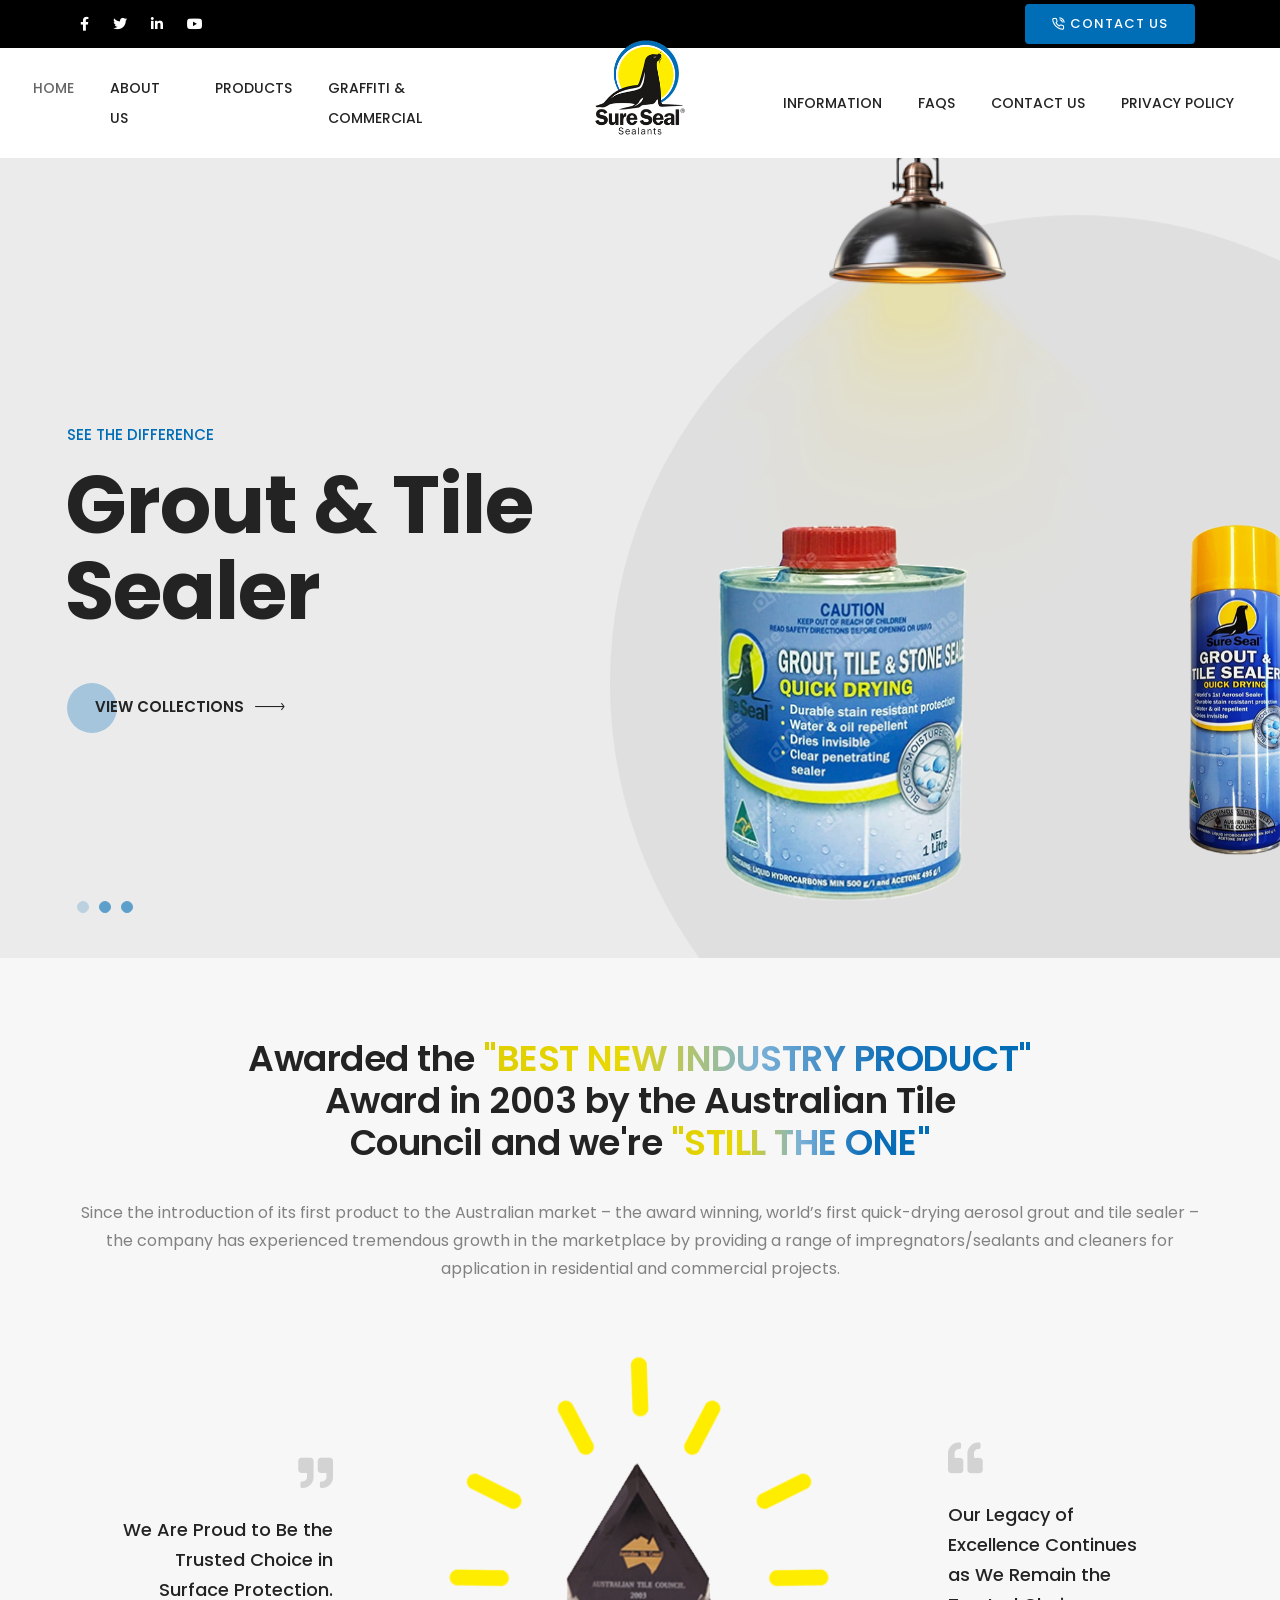
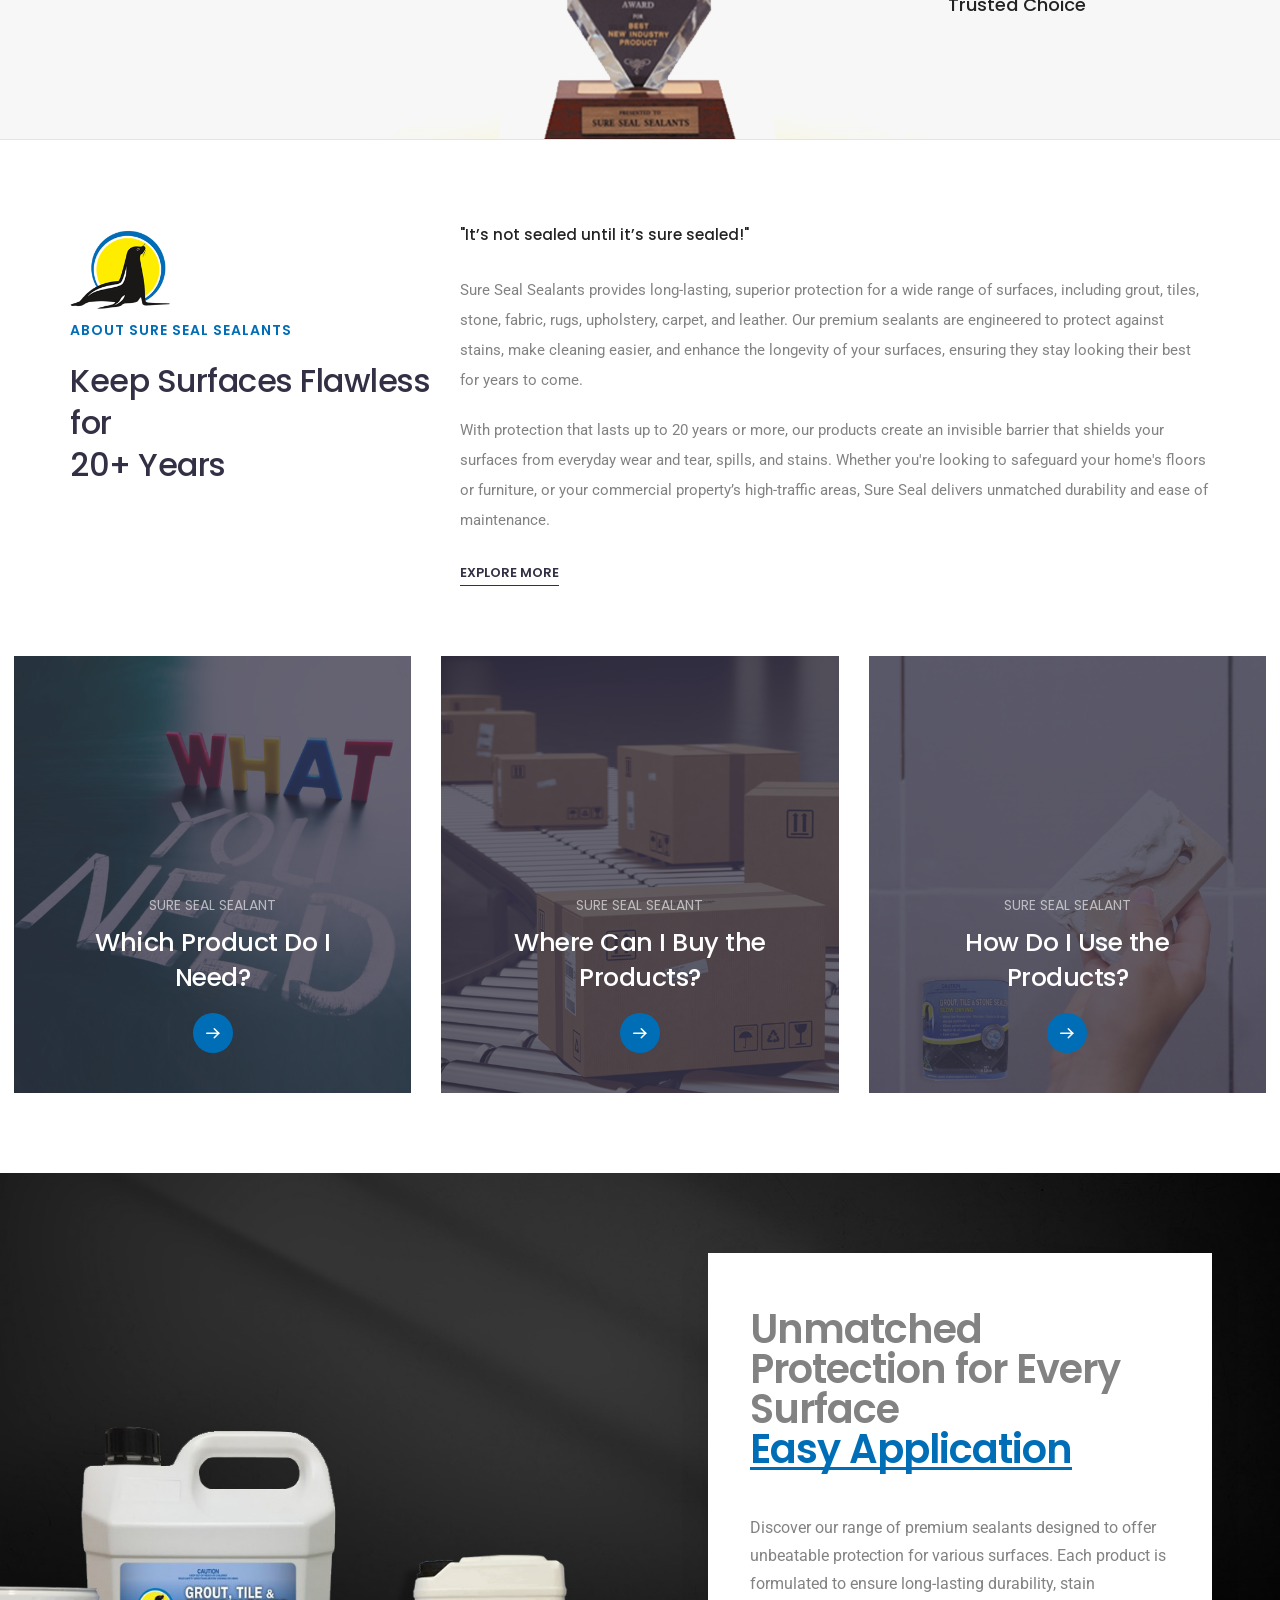
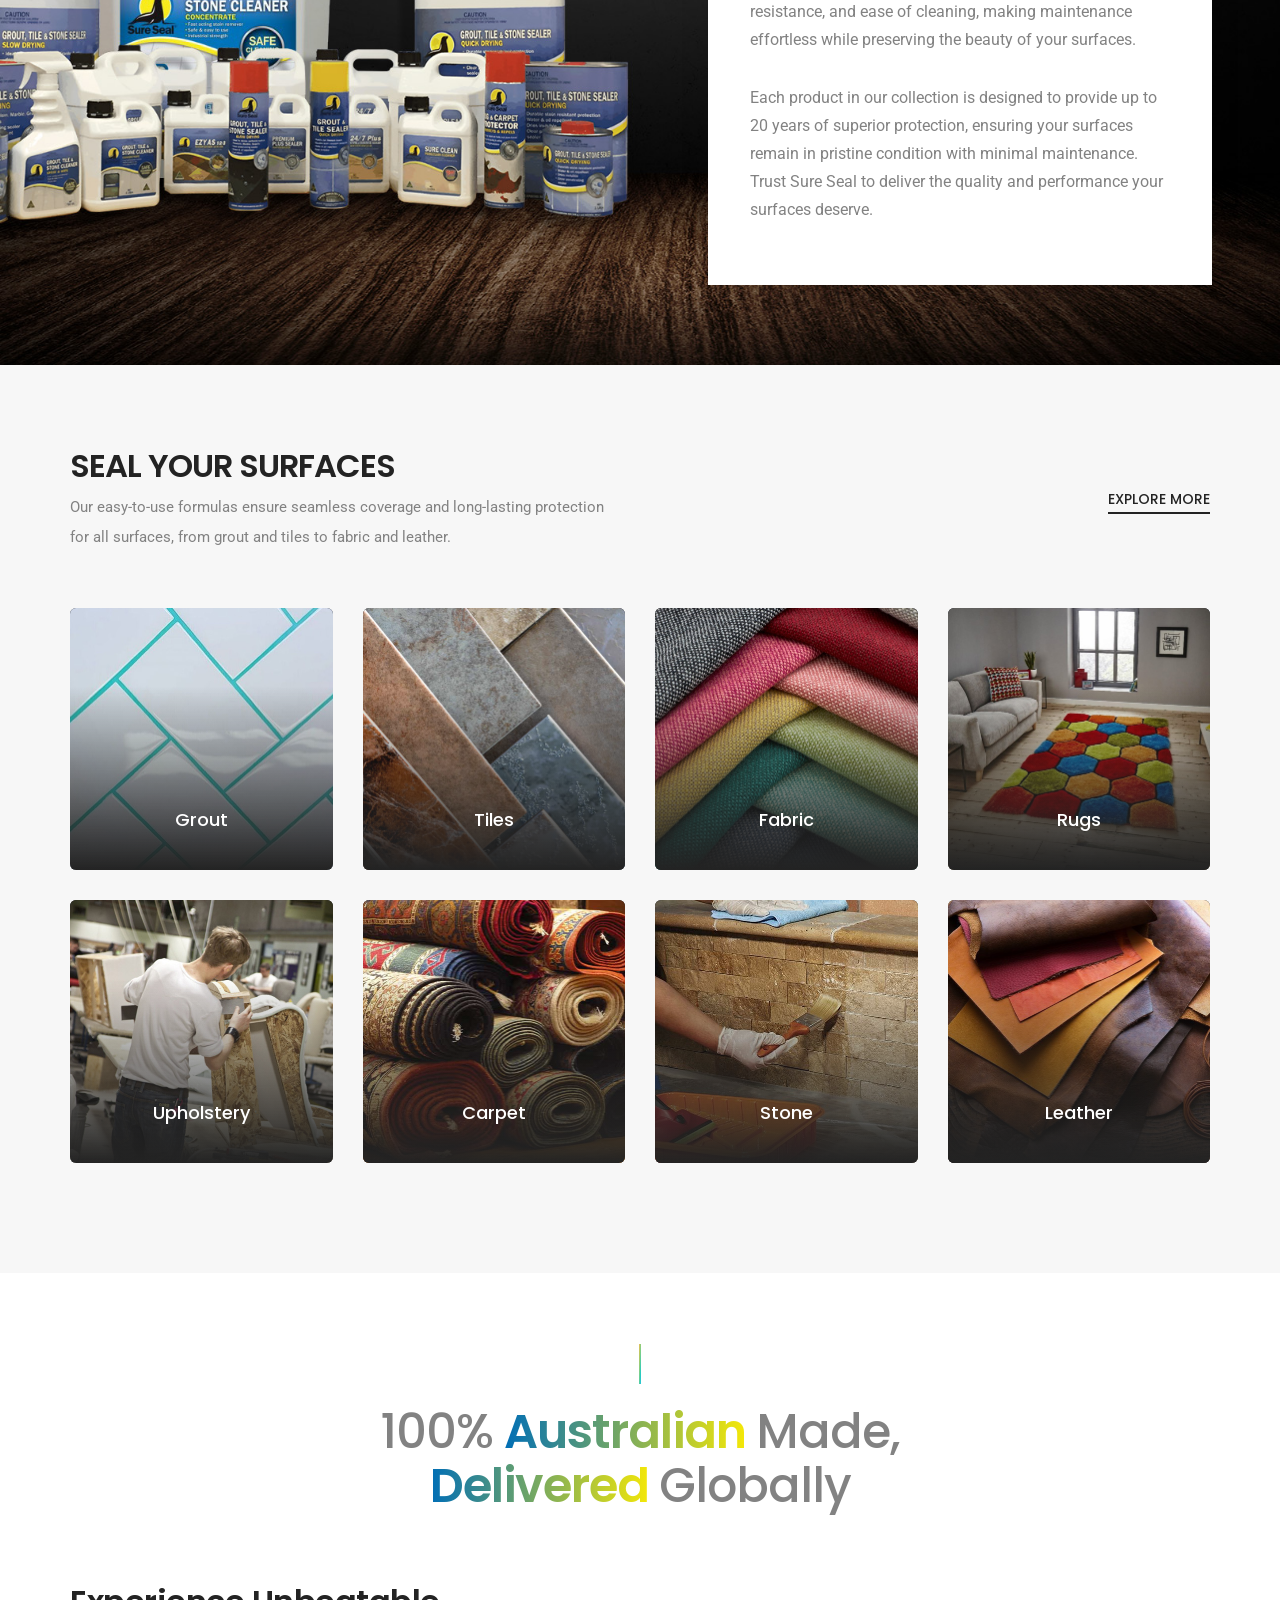
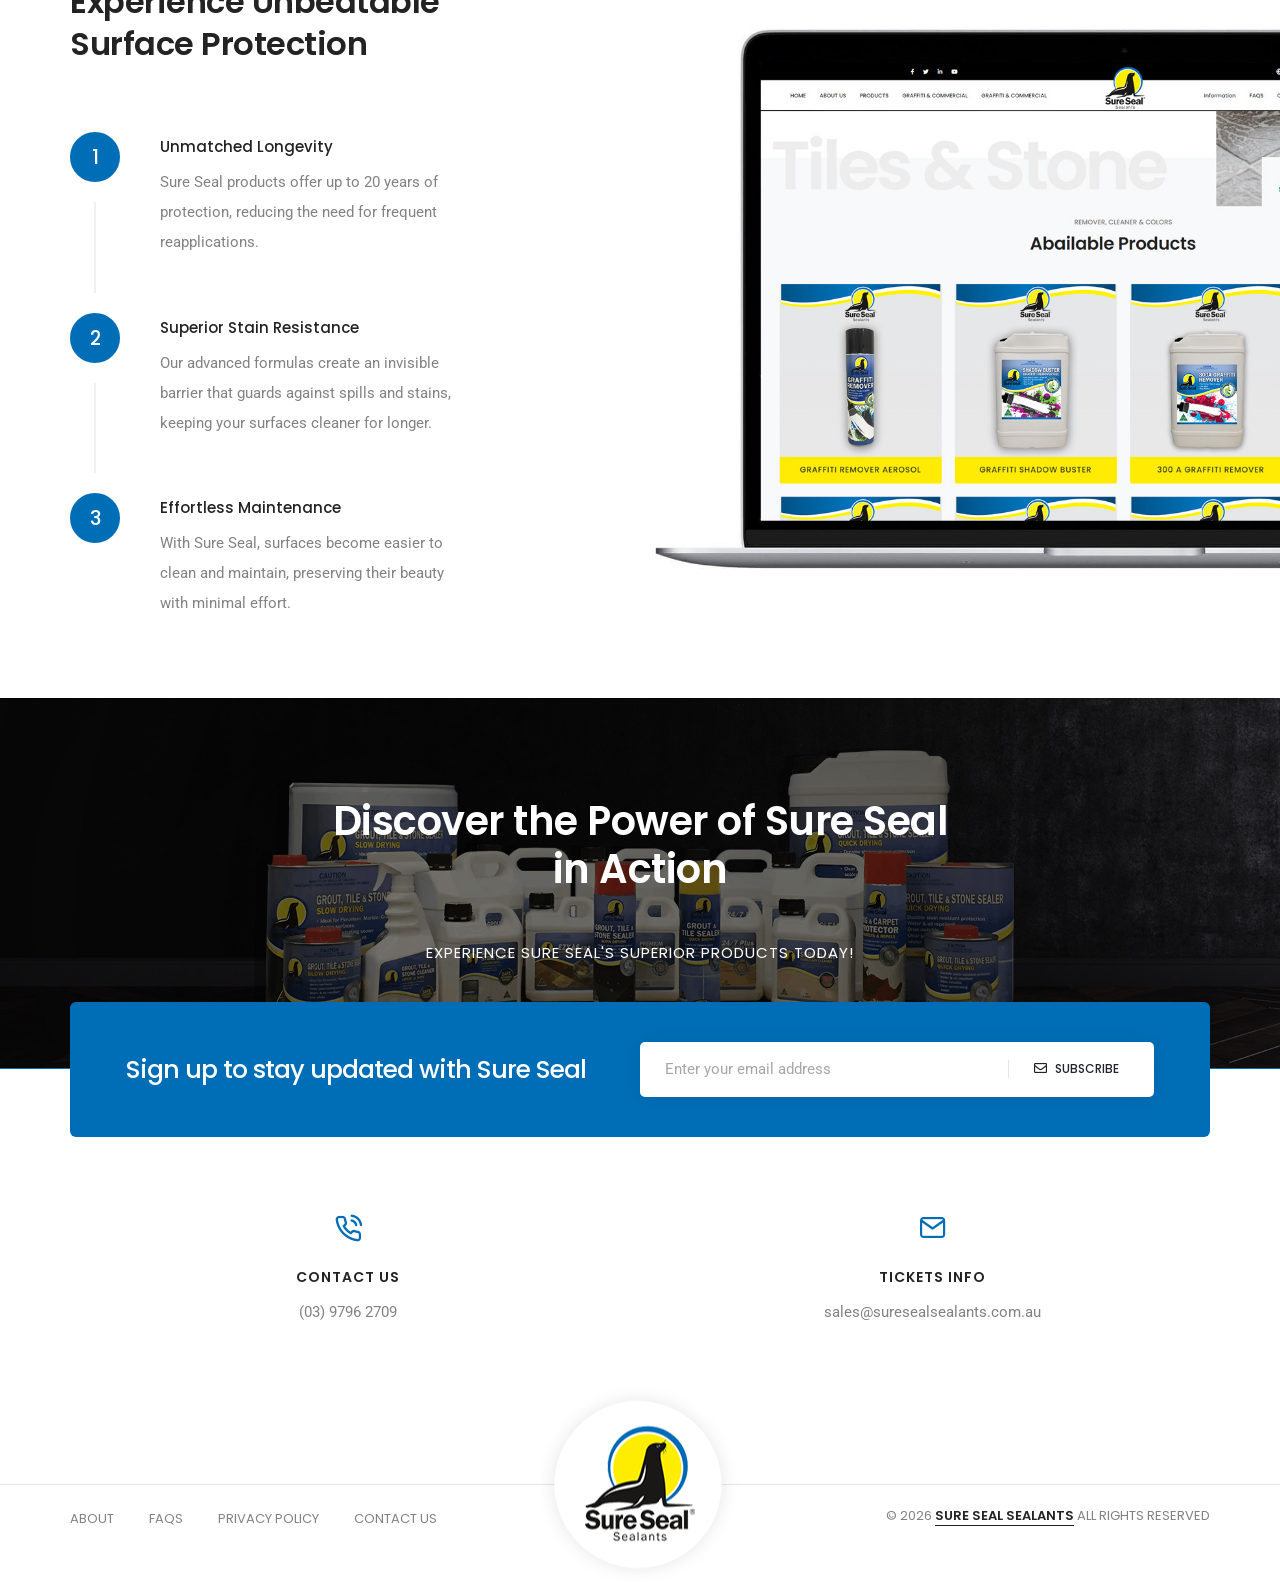
<file: index.html>
<!DOCTYPE html>
<html class="no-js" lang="en">

<head>
    <!-- Google tag (gtag.js) --> 
 <script async src="https://www.googletagmanager.com/gtag/js?id=G-25EXJHK6M9"></script>
 <script> window.dataLayer = window.dataLayer || []; function gtag(){dataLayer.push(arguments);} gtag('js', new Date()); gtag('config', 'G-25EXJHK6M9'); </script>
 
    <title>Sure Seal Sealants | Sure Seal has been established in Australia since 2002, manufacturing a superior line of impregnators, sealers &amp; cleaners for the protection of many surfaces, as well as state-of-the-art anti-graffiti products.</title>
    <meta charset="utf-8">
    <meta http-equiv="X-UA-Compatible" content="IE=edge">
    <meta name="author" content="Sure Seal Sealants">
    <meta name="viewport" content="width=device-width,initial-scale=1.0,maximum-scale=1">
    <meta name="description" content="Sure Seal has been established in Australia since 2002, manufacturing a superior line of impregnators, sealers &amp; cleaners for the protection of many surfaces, as well as state-of-the-art anti-graffiti products.">
    <!-- favicon icon -->
    <link rel="shortcut icon" href="public/img/logo/favicon.png">
    <link rel="apple-touch-icon" href="public/img/logo/favicon.png">
    <link rel="apple-touch-icon" sizes="72x72" href="public/img/logo/favicon.png">
    <link rel="apple-touch-icon" sizes="114x114" href="public/img/logo/favicon.png">
    <!-- style sheets and font icons  -->
    <link rel="stylesheet" type="text/css" href="public/css/font-icons.min.css">
    <link rel="stylesheet" type="text/css" href="public/css/theme-vendors.min.css">
    <link rel="stylesheet" type="text/css" href="public/css/style.css">
    <link rel="stylesheet" type="text/css" href="public/css/responsive.css">

<!-- revolution slider -->
<link rel="stylesheet" type="text/css" href="public/revolution/css/settings.css">
<link rel="stylesheet" type="text/css" href="public/revolution/css/layers.css">
<link rel="stylesheet" type="text/css" href="public/revolution/css/navigation.css">

</head>

<body data-mobile-nav-style="classic">


    <!-- start header -->
    <header class="header-with-topbar">
        <div class="top-bar navbar-light bg-black d-none d-md-block">
            <div class="container-lg nav-header-container">
                <div class="d-flex flex-wrap align-items-center justify-content-between">
                    <div class="col-12 col-md-3 header-social-icon d-none d-md-inline-block me-auto ps-lg-0 border-0">
                        <a href="https://www.facebook.com/" target="_blank"><i class="fa-brands fa-facebook-f"></i></a>
                        <a href="http://www.twitter.com" target="_blank"><i class="fa-brands fa-twitter"></i></a>
                        <a href="http://www.linkedin.com" target="_blank"><i class="fa-brands fa-linkedin-in"></i></a>
                        <a href="https://www.youtube.com/@suresealsealants1004" target="_blank"><i class="fa-brands fa-youtube"></i></a>
                    </div>

                    <div class="col-12 col-md-3 text-end d-none d-md-inline-block">
                                                 
                        <a href="tel:+0397962709" class="btn btn-fancy btn-large btn-fast-blue btn-round-edge no-margin-bottom button_menu"><i class="feather icon-feather-phone-call"></i> Contact Us</a>
                    </div>
                </div>
            </div>
        </div>
        <!-- start navigation -->
        <nav class="navbar navbar-expand-lg top-space navbar-light bg-white header-light fixed-top header-reverse-scroll menu-logo-center">
            <div class="container-fluid nav-header-container">
                <div class="col-6 px-lg-0 menu-logo">
                    <a class="navbar-brand" href="index.html">
                        <img src="public/img/logo/ss_sealnuts.png" class="default-logo" alt="">
                        <img src="public/img/logo/favicon.png" class="alt-logo" alt="">
                        <img src="public/img/logo/ss_sealnuts.png" class="mobile-logo" alt="">
                    </a>
                </div>
                <div class="col-auto col-lg-12 px-lg-0 menu-order">
                    <button class="navbar-toggler float-end" type="button" data-bs-toggle="collapse" data-bs-target="#navbarNav" aria-controls="navbarNav" aria-label="Toggle navigation">
                        <span class="navbar-toggler-line"></span>
                        <span class="navbar-toggler-line"></span>
                        <span class="navbar-toggler-line"></span>
                        <span class="navbar-toggler-line"></span>
                    </button>
                    <div class=" collapse navbar-collapse justify-content-between" id="navbarNav">
                        <ul class="navbar-nav alt-font navbar-left justify-content-end">
                            <li class="nav-item"><a href="index.html" class="nav-link text-uppercase">Home</a></li>
                            <li class="nav-item"><a href="about-us.html" class="nav-link text-uppercase">About US</a></li>
                            <li class="nav-item"><a href="products.html" class="nav-link text-uppercase">Products</a></li>
                            <li class="nav-item"><a href="graffiti-and-commercial.html" class="nav-link text-uppercase">Graffiti & Commercial</a></li>
                        </ul>
                        <ul class="navbar-nav alt-font navbar-right justify-content-start">
                            
                            <li class="nav-item dropdown simple-dropdown">
                                <a href="index.html#" class="nav-link text-uppercase">Information</a>
                                <i class="fa fa-angle-down dropdown-toggle" data-bs-toggle="dropdown" aria-hidden="true"></i>
                                <ul class="dropdown-menu" role="menu">
                                    
                                    <li class="dropdown"><a href="product-selector.html">Product Selector</a></li>
                                    
                                    <li class="dropdown"><a href="how-do-i-use-the-product.html">How to Use Products</a></li>
                                    
                                </ul>
                            </li>
                            <li class="nav-item"><a href="faq.html" class="nav-link text-uppercase">Faqs</a></li>
                            <li class="nav-item"><a href="contact.html" class="nav-link text-uppercase">Contact Us</a></li>
                            <li class="nav-item"><a href="privacy-policy.html" class="nav-link text-uppercase">Privacy Policy</a></li>
                        </ul>
                    </div>
                </div>
            </div>
        </nav>
        <!-- end navigation -->
    </header>
    <!-- end header -->

<!-- Main Slider start here -->
<section class="p-0 home-decor bg-white">
    <article class="content">
        <div id="rev_slider_31_1_wrapper" class="rev_slider_wrapper fullwidthbanner-container"
            data-alias="mask-showcase" data-source="gallery">
            <!-- START REVOLUTION SLIDER 5.4.1 fullscreen mode -->
            <div id="rev_slider_31_1" class="rev_slider fullwidthbanner bg-seashell" style="display:none;"
                data-version="5.4.1">
                <ul>
                    <!-- SLIDE 01 -->
                                                                                    <li data-index="rs-73" data-transition="fade" data-slotamount="default"
                            data-hideafterloop="0" data-hideslideonmobile="off" data-easein="default"
                            data-easeout="default" data-masterspeed="300"
                            data-thumb="http://works.themepunch.com/revolution_5_3/wp-content/" data-rotate="0"
                            data-saveperformance="off" data-title="Slide" data-param1="01" data-description="">
                            <!-- MAIN IMAGE -->
                            <img src="public/img/transparent.png" alt="" data-bgposition="center center"
                                data-bgfit="cover" data-bgrepeat="no-repeat" data-bgcolor="#ebebeb"
                                data-bgparallax="off" class="rev-slidebg" data-no-retina="">

                            <!-- big circle -->
                            <div class="tp-caption  tp-no-events tp-shape tp-shapewrapper"
                                data-x="['right','right','right','right']" data-hoffset="['-330','-20','-150','-50']"
                                data-y="['middle','top','top','top']" data-voffset="['130','-50','-95','-100']"
                                data-width="['936','650','570','500']" data-height="['936','650','570','500']"
                                data-whitespace="nowrap" data-type="shape" data-transform_idle="o:1;"
                                data-transform_in="opacity:0;s:300;e:Power2.easeInOut;"
                                data-transform_out="opacity:0;s:300;s:300;" data-start="500" data-responsive="on"
                                data-responsive_offset="on"
                                data-frames='[{"delay":800,"speed":2000,"frame":"0","from":"o:0;sX:0;sY:0;","to":"o:1;sX:1;sY:1;","ease":"Power3.easeInOut"},{"delay":"wait","speed":600,"frame":"999","to":"auto:auto;fb:0;","ease":"Power3.easeInOut"}]'
                                data-blendmode="normal"
                                style="z-index: 0; pointer-events:none; background: rgb(223,223,223) !important; border-radius: 50%;">
                                <div class="rs-looped rs-wave" data-type="shape" data-easing="Linear.easeNone"
                                    data-angle="360" data-radius="5" data-speed="10" data-origin="50% 50%">
                                </div>
                            </div>

                            <!-- flower pot table layer -->
                            <div class="tp-caption tp-resizeme rs-parallaxlevel-2"
                                data-frames='[{"delay": 2000, "speed": 1000, "from": "opacity: 0", "to": "opacity: 1","ease":"Power3.easeInOut"},{"delay": "wait", "speed": 300, "to": "opacity: 0"}]'
                                data-type="image" data-x="['right','right','right','center']"
                                data-hoffset="['-148','100','10','118']" data-y="['middle','middle','middle','top']"
                                data-voffset="['130','70','37','150']" data-width="['auto']" data-height="['auto']"
                                data-responsive="on" data-responsive_offset="on">
                                <img src="public/images/slider/jgbECa5pz27IvvrnvvMp619bH1cddNlp8dYryz6U.png"
                                    data-ww="['196px','120px','110px','90px']" data-hh="['auto','auto','auto','auto']"
                                    alt="App Store" width="130" height="40">
                            </div>

                            <!-- chair layer -->
                            <div class="tp-caption tp-resizeme rs-parallaxlevel-3"
                                data-frames='[{"delay": 1600, "speed": 1000, "from": "opacity: 0", "to": "opacity: 1","ease":"Power3.easeInOut"},{"delay": "wait", "speed": 300, "to": "opacity: 0"}]'
                                data-type="image" data-x="['right','right','right','center']"
                                data-hoffset="['4','200','90','-52']" data-y="['middle','middle','middle','top']"
                                data-voffset="['150','100','57','140']" data-width="['auto']" data-height="['auto']"
                                data-responsive="on" data-responsive_offset="on">
                                <img src="public/images/slider/BSqsJKwlIiDMMhXCQGL0fTX4zEruEv2qqL9DRpMy.png"
                                    data-ww="['554px','365px','310px','300px']" data-hh="['auto','auto','auto','auto']"
                                    alt="App Store" width="130" height="40">
                            </div>

                            <!-- lamp layer -->
                            <div class="tp-caption tp-resizeme rs-parallaxlevel-6"
                                data-frames='[{"delay": 2300, "speed": 1000, "from": "x:0;y:-250px;", "to": "x:0;y:0;","ease":"Power3.easeInOut"},{"delay": "wait", "speed": 300, "to": "opacity: 0"}]'
                                data-type="image" data-x="['right','right','right','center']"
                                data-hoffset="['87','300','170','0']" data-y="['top','top','top','top']"
                                data-voffset="['-65','0','0','-20']" data-width="['auto']" data-height="['auto']"
                                data-responsive="on" data-responsive_offset="on">
                                <img src="public/images/slider/pa5RdtlJLEZJ6vjLn97lBalxBAu2ku7oPf05OBiC.png"
                                    data-ww="['420px','330px','210px','200px']"
                                    data-hh="['auto','auto','auto','auto']" alt="App Store" width="130"
                                    height="40">
                            </div>

                            <!-- classical home decor text -->
                            <div class="tp-caption tp-resizeme alt-font text-extra-large font-weight-500 d-inline-block text-uppercase"
                                data-x="['left','left','left','center']" data-hoffset="['2','42','35','0']"
                                data-y="['middle','middle','middle','bottom']"
                                data-voffset="['-130','-140','-110','340']" data-width="none" data-height="none"
                                data-whitespace="nowrap" data-fontsize="['15','15','15','15']"
                                data-lineheight="['15','15','15','15']" data-color="#006eb7" data-type="text"
                                data-responsive_offset="on" data-responsive="on"
                                data-frames='[{"delay":100,"split":"chars","splitdelay":0.05,"speed":500,"frame":"0","from":"sX:0.8;sY:0.8;opacity:0;","to":"o:1;","ease":"Power4.easeOut"},{"delay":"wait","split":"chars","splitdelay":0.03,"speed":500,"frame":"999","to":"sX:0.9;sY:0.9;opacity:0;","ease":"Power3.easeIn"}]'
                                data-textAlign="['left','left','center','center']">SEE THE DIFFERENCE</div>

                            <!-- new decor collection layer -->
                            <div class="tp-caption tp-resizeme alt-font font-weight-700 text-extra-dark-gray"
                                data-x="['left','left','left','center']" data-hoffset="['0','40','35','0']"
                                data-y="['middle','middle','middle','bottom']"
                                data-voffset="['-10','-30','-20','200']" data-fontsize="['81','60','45','50']"
                                data-lineheight="['86','60','45','50']"
                                data-letterspacing = "['-1',''-1',''-1',''-1']" data-color="#232323"
                                data-width="auto" data-height="none" data-whitespace="nowrap" data-type="text"
                                data-responsive="on" data-responsive_offset="on"
                                data-frames='[{"delay":600,"speed":1000,"frame":"0","from":"x:[100%];z:0;rX:0deg;rY:0;rZ:0;sX:1;sY:1;skX:0;skY:0;","mask":"x:[-100%];y:0px;s:inherit;e:inherit;","to":"o:1;","ease":"Power4.easeInOut"},{"delay":"wait","speed":300,"frame":"999","to":"opacity:0;","ease":"Power3.easeInOut"}]'
                                data-textAlign="['left','left','left','center']">Grout & Tile <br/> Sealer</div>

                            <!-- view collection button layer -->
                            <a class="tp-caption btn btn-extra-large btn-expand-ltr collection-btn btn-rounded text-extra-dark-gray font-weight-600"
                                href="https://suresealsealants.com.au/graffiti-and-commercials" data-x="['left','left','left','center']"
                                data-hoffset="['0','40','34','0']" data-y="['middle','middle','middle','bottom']"
                                data-voffset="['150','95','79','100']" data-whitespace="nowrap"
                                data-fontsize="['15','12','12','12']" data-line-height="['15','12','12','12']"
                                data-type="button" data-responsive="off" data-responsive_offset="on"
                                data-frames='[{"delay":1100,"speed":200,"frame":"0","from":"o:0;","to":"o:1;","ease":"Power3.easeInOut"}]'
                                data-textAlign="['left','left','left','center']">view collections
                                <i class="line-icon-Arrow-OutRight right-icon" aria-hidden="true"
                                    style="opacity: 1; font-size: 30px; line-height: 30px; margin-left: 17px; transition: 0.3s ease-in-out;"></i>
                                <span
                                    style="background: #006eb7; opacity: 0.3; width: 50px; height: 50px; transform: translateY(-50%); top: 50%;"></span></a>

                            <!-- 01 text layer -->
                            <div class="tp-caption tp-resizeme text-white alt-font font-weight-400 d-inline-block text-uppercase"
                                data-x="['left','left','left','left']" data-hoffset="['-490','-100','-872','-872']"
                                data-y="['middle','middle','middle','middle']" data-voffset="['0','-25','-25','-25']"
                                data-width="none" data-height="none" data-whitespace="nowrap"
                                data-fontsize="['310','100','357','357']" data-lineheight="['310','100','357','357']"
                                data-type="text" data-responsive_offset="on" data-responsive="on"
                                data-frames='[{"delay":100,"speed":1500,"frame":"0","from":"o:0;x:-50px","to":"o:1;x:0;","ease":"Power4.easeInOut"},{"delay":"wait","speed":300,"frame":"999","to":"opacity:0;","ease":"Power3.easeInOut"}]'
                                data-textAlign="['left','left','center','center']">01</div>
                        </li>
                                                                    <li data-index="rs-74" data-transition="fade" data-slotamount="default"
                            data-hideafterloop="0" data-hideslideonmobile="off" data-easein="default"
                            data-easeout="default" data-masterspeed="300"
                            data-thumb="http://works.themepunch.com/revolution_5_3/wp-content/" data-rotate="0"
                            data-saveperformance="off" data-title="Slide" data-param1="01" data-description="">
                            <!-- MAIN IMAGE -->
                            <img src="public/img/transparent.png" alt="" data-bgposition="center center"
                                data-bgfit="cover" data-bgrepeat="no-repeat" data-bgcolor="#ebebeb"
                                data-bgparallax="off" class="rev-slidebg" data-no-retina="">

                            <!-- big circle -->
                            <div class="tp-caption  tp-no-events tp-shape tp-shapewrapper"
                                data-x="['right','right','right','right']" data-hoffset="['-330','-20','-150','-50']"
                                data-y="['middle','top','top','top']" data-voffset="['130','-50','-95','-100']"
                                data-width="['936','650','570','500']" data-height="['936','650','570','500']"
                                data-whitespace="nowrap" data-type="shape" data-transform_idle="o:1;"
                                data-transform_in="opacity:0;s:300;e:Power2.easeInOut;"
                                data-transform_out="opacity:0;s:300;s:300;" data-start="500" data-responsive="on"
                                data-responsive_offset="on"
                                data-frames='[{"delay":800,"speed":2000,"frame":"0","from":"o:0;sX:0;sY:0;","to":"o:1;sX:1;sY:1;","ease":"Power3.easeInOut"},{"delay":"wait","speed":600,"frame":"999","to":"auto:auto;fb:0;","ease":"Power3.easeInOut"}]'
                                data-blendmode="normal"
                                style="z-index: 0; pointer-events:none; background: rgb(223,223,223) !important; border-radius: 50%;">
                                <div class="rs-looped rs-wave" data-type="shape" data-easing="Linear.easeNone"
                                    data-angle="360" data-radius="5" data-speed="10" data-origin="50% 50%">
                                </div>
                            </div>

                            <!-- flower pot table layer -->
                            <div class="tp-caption tp-resizeme rs-parallaxlevel-2"
                                data-frames='[{"delay": 2000, "speed": 1000, "from": "opacity: 0", "to": "opacity: 1","ease":"Power3.easeInOut"},{"delay": "wait", "speed": 300, "to": "opacity: 0"}]'
                                data-type="image" data-x="['right','right','right','center']"
                                data-hoffset="['-148','100','10','118']" data-y="['middle','middle','middle','top']"
                                data-voffset="['130','70','37','150']" data-width="['auto']" data-height="['auto']"
                                data-responsive="on" data-responsive_offset="on">
                                <img src="public/images/slider/jBN0NZQ35EC9qaG1RDchQZob49ir3vPBjyaANSKi.png"
                                    data-ww="['196px','120px','110px','90px']" data-hh="['auto','auto','auto','auto']"
                                    alt="App Store" width="130" height="40">
                            </div>

                            <!-- chair layer -->
                            <div class="tp-caption tp-resizeme rs-parallaxlevel-3"
                                data-frames='[{"delay": 1600, "speed": 1000, "from": "opacity: 0", "to": "opacity: 1","ease":"Power3.easeInOut"},{"delay": "wait", "speed": 300, "to": "opacity: 0"}]'
                                data-type="image" data-x="['right','right','right','center']"
                                data-hoffset="['4','200','90','-52']" data-y="['middle','middle','middle','top']"
                                data-voffset="['150','100','57','140']" data-width="['auto']" data-height="['auto']"
                                data-responsive="on" data-responsive_offset="on">
                                <img src="public/images/slider/0r2uIeeJaG1WzVS4Bv2R5ubES4JjXW73LC4Ja50a.png"
                                    data-ww="['554px','365px','310px','300px']" data-hh="['auto','auto','auto','auto']"
                                    alt="App Store" width="130" height="40">
                            </div>

                            <!-- lamp layer -->
                            <div class="tp-caption tp-resizeme rs-parallaxlevel-6"
                                data-frames='[{"delay": 2300, "speed": 1000, "from": "x:0;y:-250px;", "to": "x:0;y:0;","ease":"Power3.easeInOut"},{"delay": "wait", "speed": 300, "to": "opacity: 0"}]'
                                data-type="image" data-x="['right','right','right','center']"
                                data-hoffset="['87','300','170','0']" data-y="['top','top','top','top']"
                                data-voffset="['-65','0','0','-20']" data-width="['auto']" data-height="['auto']"
                                data-responsive="on" data-responsive_offset="on">
                                <img src="public/images/slider/o4wybJdAQa2zKYrQPDXWlXP4D8mwpTLAAyF0C6dJ.png"
                                    data-ww="['420px','330px','210px','200px']"
                                    data-hh="['auto','auto','auto','auto']" alt="App Store" width="130"
                                    height="40">
                            </div>

                            <!-- classical home decor text -->
                            <div class="tp-caption tp-resizeme alt-font text-extra-large font-weight-500 d-inline-block text-uppercase"
                                data-x="['left','left','left','center']" data-hoffset="['2','42','35','0']"
                                data-y="['middle','middle','middle','bottom']"
                                data-voffset="['-130','-140','-110','340']" data-width="none" data-height="none"
                                data-whitespace="nowrap" data-fontsize="['15','15','15','15']"
                                data-lineheight="['15','15','15','15']" data-color="#006eb7" data-type="text"
                                data-responsive_offset="on" data-responsive="on"
                                data-frames='[{"delay":100,"split":"chars","splitdelay":0.05,"speed":500,"frame":"0","from":"sX:0.8;sY:0.8;opacity:0;","to":"o:1;","ease":"Power4.easeOut"},{"delay":"wait","split":"chars","splitdelay":0.03,"speed":500,"frame":"999","to":"sX:0.9;sY:0.9;opacity:0;","ease":"Power3.easeIn"}]'
                                data-textAlign="['left','left','center','center']">DEFEND YOUR SURFACE</div>

                            <!-- new decor collection layer -->
                            <div class="tp-caption tp-resizeme alt-font font-weight-700 text-extra-dark-gray"
                                data-x="['left','left','left','center']" data-hoffset="['0','40','35','0']"
                                data-y="['middle','middle','middle','bottom']"
                                data-voffset="['-10','-30','-20','200']" data-fontsize="['81','60','45','50']"
                                data-lineheight="['86','60','45','50']"
                                data-letterspacing = "['-1',''-1',''-1',''-1']" data-color="#232323"
                                data-width="auto" data-height="none" data-whitespace="nowrap" data-type="text"
                                data-responsive="on" data-responsive_offset="on"
                                data-frames='[{"delay":600,"speed":1000,"frame":"0","from":"x:[100%];z:0;rX:0deg;rY:0;rZ:0;sX:1;sY:1;skX:0;skY:0;","mask":"x:[-100%];y:0px;s:inherit;e:inherit;","to":"o:1;","ease":"Power4.easeInOut"},{"delay":"wait","speed":300,"frame":"999","to":"opacity:0;","ease":"Power3.easeInOut"}]'
                                data-textAlign="['left','left','left','center']">Consolidator <br/> Sealer</div>

                            <!-- view collection button layer -->
                            <a class="tp-caption btn btn-extra-large btn-expand-ltr collection-btn btn-rounded text-extra-dark-gray font-weight-600"
                                href="products.html" data-x="['left','left','left','center']"
                                data-hoffset="['0','40','34','0']" data-y="['middle','middle','middle','bottom']"
                                data-voffset="['150','95','79','100']" data-whitespace="nowrap"
                                data-fontsize="['15','12','12','12']" data-line-height="['15','12','12','12']"
                                data-type="button" data-responsive="off" data-responsive_offset="on"
                                data-frames='[{"delay":1100,"speed":200,"frame":"0","from":"o:0;","to":"o:1;","ease":"Power3.easeInOut"}]'
                                data-textAlign="['left','left','left','center']">view collections
                                <i class="line-icon-Arrow-OutRight right-icon" aria-hidden="true"
                                    style="opacity: 1; font-size: 30px; line-height: 30px; margin-left: 17px; transition: 0.3s ease-in-out;"></i>
                                <span
                                    style="background: #006eb7; opacity: 0.3; width: 50px; height: 50px; transform: translateY(-50%); top: 50%;"></span></a>

                            <!-- 01 text layer -->
                            <div class="tp-caption tp-resizeme text-white alt-font font-weight-400 d-inline-block text-uppercase"
                                data-x="['left','left','left','left']" data-hoffset="['-490','-100','-872','-872']"
                                data-y="['middle','middle','middle','middle']" data-voffset="['0','-25','-25','-25']"
                                data-width="none" data-height="none" data-whitespace="nowrap"
                                data-fontsize="['310','100','357','357']" data-lineheight="['310','100','357','357']"
                                data-type="text" data-responsive_offset="on" data-responsive="on"
                                data-frames='[{"delay":100,"speed":1500,"frame":"0","from":"o:0;x:-50px","to":"o:1;x:0;","ease":"Power4.easeInOut"},{"delay":"wait","speed":300,"frame":"999","to":"opacity:0;","ease":"Power3.easeInOut"}]'
                                data-textAlign="['left','left','center','center']">02</div>
                        </li>
                                                                    <li data-index="rs-75" data-transition="fade" data-slotamount="default"
                            data-hideafterloop="0" data-hideslideonmobile="off" data-easein="default"
                            data-easeout="default" data-masterspeed="300"
                            data-thumb="http://works.themepunch.com/revolution_5_3/wp-content/" data-rotate="0"
                            data-saveperformance="off" data-title="Slide" data-param1="01" data-description="">
                            <!-- MAIN IMAGE -->
                            <img src="public/img/transparent.png" alt="" data-bgposition="center center"
                                data-bgfit="cover" data-bgrepeat="no-repeat" data-bgcolor="#ebebeb"
                                data-bgparallax="off" class="rev-slidebg" data-no-retina="">

                            <!-- big circle -->
                            <div class="tp-caption  tp-no-events tp-shape tp-shapewrapper"
                                data-x="['right','right','right','right']" data-hoffset="['-330','-20','-150','-50']"
                                data-y="['middle','top','top','top']" data-voffset="['130','-50','-95','-100']"
                                data-width="['936','650','570','500']" data-height="['936','650','570','500']"
                                data-whitespace="nowrap" data-type="shape" data-transform_idle="o:1;"
                                data-transform_in="opacity:0;s:300;e:Power2.easeInOut;"
                                data-transform_out="opacity:0;s:300;s:300;" data-start="500" data-responsive="on"
                                data-responsive_offset="on"
                                data-frames='[{"delay":800,"speed":2000,"frame":"0","from":"o:0;sX:0;sY:0;","to":"o:1;sX:1;sY:1;","ease":"Power3.easeInOut"},{"delay":"wait","speed":600,"frame":"999","to":"auto:auto;fb:0;","ease":"Power3.easeInOut"}]'
                                data-blendmode="normal"
                                style="z-index: 0; pointer-events:none; background: rgb(223,223,223) !important; border-radius: 50%;">
                                <div class="rs-looped rs-wave" data-type="shape" data-easing="Linear.easeNone"
                                    data-angle="360" data-radius="5" data-speed="10" data-origin="50% 50%">
                                </div>
                            </div>

                            <!-- flower pot table layer -->
                            <div class="tp-caption tp-resizeme rs-parallaxlevel-2"
                                data-frames='[{"delay": 2000, "speed": 1000, "from": "opacity: 0", "to": "opacity: 1","ease":"Power3.easeInOut"},{"delay": "wait", "speed": 300, "to": "opacity: 0"}]'
                                data-type="image" data-x="['right','right','right','center']"
                                data-hoffset="['-148','100','10','118']" data-y="['middle','middle','middle','top']"
                                data-voffset="['130','70','37','150']" data-width="['auto']" data-height="['auto']"
                                data-responsive="on" data-responsive_offset="on">
                                <img src="public/images/slider/ePbdvAoU5rfaONX7Bo1jc4C84snKNctHFSj8ken5.png"
                                    data-ww="['196px','120px','110px','90px']" data-hh="['auto','auto','auto','auto']"
                                    alt="App Store" width="130" height="40">
                            </div>

                            <!-- chair layer -->
                            <div class="tp-caption tp-resizeme rs-parallaxlevel-3"
                                data-frames='[{"delay": 1600, "speed": 1000, "from": "opacity: 0", "to": "opacity: 1","ease":"Power3.easeInOut"},{"delay": "wait", "speed": 300, "to": "opacity: 0"}]'
                                data-type="image" data-x="['right','right','right','center']"
                                data-hoffset="['4','200','90','-52']" data-y="['middle','middle','middle','top']"
                                data-voffset="['150','100','57','140']" data-width="['auto']" data-height="['auto']"
                                data-responsive="on" data-responsive_offset="on">
                                <img src="public/images/slider/fmSVdfy9U41muKsXNDdHgRRQlK4LNxVucnFXQqcv.png"
                                    data-ww="['554px','365px','310px','300px']" data-hh="['auto','auto','auto','auto']"
                                    alt="App Store" width="130" height="40">
                            </div>

                            <!-- lamp layer -->
                            <div class="tp-caption tp-resizeme rs-parallaxlevel-6"
                                data-frames='[{"delay": 2300, "speed": 1000, "from": "x:0;y:-250px;", "to": "x:0;y:0;","ease":"Power3.easeInOut"},{"delay": "wait", "speed": 300, "to": "opacity: 0"}]'
                                data-type="image" data-x="['right','right','right','center']"
                                data-hoffset="['87','300','170','0']" data-y="['top','top','top','top']"
                                data-voffset="['-65','0','0','-20']" data-width="['auto']" data-height="['auto']"
                                data-responsive="on" data-responsive_offset="on">
                                <img src="public/images/slider/1s6ca71pNFPyEhg3NWquBUXjpRbTHLn3VLKijBwz.png"
                                    data-ww="['420px','330px','210px','200px']"
                                    data-hh="['auto','auto','auto','auto']" alt="App Store" width="130"
                                    height="40">
                            </div>

                            <!-- classical home decor text -->
                            <div class="tp-caption tp-resizeme alt-font text-extra-large font-weight-500 d-inline-block text-uppercase"
                                data-x="['left','left','left','center']" data-hoffset="['2','42','35','0']"
                                data-y="['middle','middle','middle','bottom']"
                                data-voffset="['-130','-140','-110','340']" data-width="none" data-height="none"
                                data-whitespace="nowrap" data-fontsize="['15','15','15','15']"
                                data-lineheight="['15','15','15','15']" data-color="#006eb7" data-type="text"
                                data-responsive_offset="on" data-responsive="on"
                                data-frames='[{"delay":100,"split":"chars","splitdelay":0.05,"speed":500,"frame":"0","from":"sX:0.8;sY:0.8;opacity:0;","to":"o:1;","ease":"Power4.easeOut"},{"delay":"wait","split":"chars","splitdelay":0.03,"speed":500,"frame":"999","to":"sX:0.9;sY:0.9;opacity:0;","ease":"Power3.easeIn"}]'
                                data-textAlign="['left','left','center','center']">SEAL IN STRENGTH</div>

                            <!-- new decor collection layer -->
                            <div class="tp-caption tp-resizeme alt-font font-weight-700 text-extra-dark-gray"
                                data-x="['left','left','left','center']" data-hoffset="['0','40','35','0']"
                                data-y="['middle','middle','middle','bottom']"
                                data-voffset="['-10','-30','-20','200']" data-fontsize="['81','60','45','50']"
                                data-lineheight="['86','60','45','50']"
                                data-letterspacing = "['-1',''-1',''-1',''-1']" data-color="#232323"
                                data-width="auto" data-height="none" data-whitespace="nowrap" data-type="text"
                                data-responsive="on" data-responsive_offset="on"
                                data-frames='[{"delay":600,"speed":1000,"frame":"0","from":"x:[100%];z:0;rX:0deg;rY:0;rZ:0;sX:1;sY:1;skX:0;skY:0;","mask":"x:[-100%];y:0px;s:inherit;e:inherit;","to":"o:1;","ease":"Power4.easeInOut"},{"delay":"wait","speed":300,"frame":"999","to":"opacity:0;","ease":"Power3.easeInOut"}]'
                                data-textAlign="['left','left','left','center']">Grout, Stone & <br/> Tile Cleaner</div>

                            <!-- view collection button layer -->
                            <a class="tp-caption btn btn-extra-large btn-expand-ltr collection-btn btn-rounded text-extra-dark-gray font-weight-600"
                                href="products.html" data-x="['left','left','left','center']"
                                data-hoffset="['0','40','34','0']" data-y="['middle','middle','middle','bottom']"
                                data-voffset="['150','95','79','100']" data-whitespace="nowrap"
                                data-fontsize="['15','12','12','12']" data-line-height="['15','12','12','12']"
                                data-type="button" data-responsive="off" data-responsive_offset="on"
                                data-frames='[{"delay":1100,"speed":200,"frame":"0","from":"o:0;","to":"o:1;","ease":"Power3.easeInOut"}]'
                                data-textAlign="['left','left','left','center']">view collections
                                <i class="line-icon-Arrow-OutRight right-icon" aria-hidden="true"
                                    style="opacity: 1; font-size: 30px; line-height: 30px; margin-left: 17px; transition: 0.3s ease-in-out;"></i>
                                <span
                                    style="background: #006eb7; opacity: 0.3; width: 50px; height: 50px; transform: translateY(-50%); top: 50%;"></span></a>

                            <!-- 01 text layer -->
                            <div class="tp-caption tp-resizeme text-white alt-font font-weight-400 d-inline-block text-uppercase"
                                data-x="['left','left','left','left']" data-hoffset="['-490','-100','-872','-872']"
                                data-y="['middle','middle','middle','middle']" data-voffset="['0','-25','-25','-25']"
                                data-width="none" data-height="none" data-whitespace="nowrap"
                                data-fontsize="['310','100','357','357']" data-lineheight="['310','100','357','357']"
                                data-type="text" data-responsive_offset="on" data-responsive="on"
                                data-frames='[{"delay":100,"speed":1500,"frame":"0","from":"o:0;x:-50px","to":"o:1;x:0;","ease":"Power4.easeInOut"},{"delay":"wait","speed":300,"frame":"999","to":"opacity:0;","ease":"Power3.easeInOut"}]'
                                data-textAlign="['left','left','center','center']">03</div>
                        </li>
                                                            </ul>
            </div>
        </div>
    </article>
</section>
<!-- Main Slider end here -->

<section id="pricing" class=" bg-light-gray pb-0 border-bottom border-width-1px border-color-medium-gray">
    <div class="container">
        <div class="row align-items-center justify-content-center">
            <div class="col-xl-12 col-lg-12 text-center wow animate__fadeIn" data-wow-delay="0.2s">
                <h4 class="alt-font title-small font-weight-600 text-extra-dark-gray margin-2-half-rem-bottom">
                    <p>Awarded the <span class="text-gradient-light-yellow-blue font-weight-600">&quot;BEST NEW INDUSTRY PRODUCT&quot;</span><br />
Award in 2003 by the Australian Tile<br />
Council and we&#39;re <span class="text-gradient-light-yellow-blue font-weight-600">&quot;STILL THE ONE&quot;</span></p></h4>
                <p class="text-extra-medium alt-font sm-w-100">Since the introduction of its first product to the Australian market &ndash; the award winning, world&rsquo;s first quick-drying aerosol grout and tile sealer &ndash; the company has experienced tremendous growth in the marketplace by providing a range of impregnators/sealants and cleaners for application in residential and commercial projects.</p>
            </div>
        </div>
        <div class="row align-items-center justify-content-center margin-1-rem-top md-margin-3-rem-top">
            <div class="col-lg-3 col-md-5 col-sm-6 text-center text-lg-end order-1 md-margin-5-rem-bottom xs-margin-4-rem-bottom wow animate__fadeInRight"
                data-wow-delay="0.7s">
                <i class="fa fa-quote-right icon-very-medium d-block opacity-3 margin-25px-bottom"></i>
                <span
                    class="alt-font font-weight-500 text-large line-height-30px text-extra-dark-gray d-inline-block w-80">
                    We Are Proud to Be the Trusted Choice in Surface Protection.</span>
            </div>
            <div class="col-lg-6 col-md-8 p-0 order-3 order-lg-2 wow animate__fadeIn">
                <img src="public/images/pages/NcsT2qqKGZx4PIhnOqNpWFncxxcOflWeHULE4Zdv.png"
                    alt="">
            </div>
            <div class="col-lg-3 col-md-5 col-sm-6 text-center text-lg-start order-2 order-lg-3 md-margin-5-rem-bottom xs-margin-7-rem-bottom wow animate__fadeInLeft"
                data-wow-delay="0.7s">
                <i class="fa fa-quote-left icon-very-medium d-block opacity-3 margin-25px-bottom"></i>
                <span
                    class="alt-font font-weight-500 text-large line-height-30px text-extra-dark-gray d-inline-block w-80">
                    Our Legacy of Excellence Continues as We Remain the Trusted Choice</span>
            </div>
        </div>
    </div>
</section>

<!-- About start section -->
<section>
    <div class="container">
        <div class="row margin-5-rem-bottom xxl-margin-8-rem-bottom md-margin-4-rem-bottom sm-margin-5-rem-bottom">
            <div class="col-lg-4 col-md-7 md-margin-60px-bottom sm-margin-20px-bottom wow animate__fadeIn"
                data-wow-delay="0.1s">
                <img width="100" src="public/img/logo/favicon.png" alt="">
                <span
                    class="alt-font font-weight-600 text-medium text-fast-blue text-uppercase d-block margin-20px-bottom letter-spacing-1px">About Sure Seal Sealants</span>
                <h5 class="alt-font font-weight-500 text-dark-purple mb-0">Keep Surfaces Flawless for <br class="d-none d-md-block"> 20+ Years</h5>
            </div>
            <div class="col-xl-8 col-lg-8 col-md-12 md-margin-30px-bottom sm-margin-10px-bottom wow animate__fadeIn"
                data-wow-delay="0.2s">
                <span
                    class="alt-font font-weight-500 text-extra-dark-gray d-block margin-25px-bottom lg-w-95 sm-w-100 sm-margin-15px-bottom">"It’s not sealed until it’s sure sealed!"</span>
                <p class="lg-w-95 sm-margin-15px-bottom margin-20px-bottom">Sure Seal Sealants provides long-lasting, superior protection for a wide range of surfaces, including grout, tiles, stone, fabric, rugs, upholstery, carpet, and leather. Our premium sealants are engineered to protect against stains, make cleaning easier, and enhance the longevity of your surfaces, ensuring they stay looking their best for years to come.</p>

<p class="lg-w-95 sm-margin-15px-bottom margin-20px-bottom">With protection that lasts up to 20 years or more, our products create an invisible barrier that shields your surfaces from everyday wear and tear, spills, and stains. Whether you&#39;re looking to safeguard your home&#39;s floors or furniture, or your commercial property&rsquo;s high-traffic areas, Sure Seal delivers unmatched durability and ease of maintenance.</p>
                <a href="about-us.html"
                    class="btn btn-link thin btn-large font-weight-600 text-dark-purple">Explore More</a>
            </div>
        </div>
    </div>
    <div class="container-fluid padding-1-rem-lr xxl-padding-5-rem-lr">
        <div class="row row-cols-1 row-cols-lg-3 row-cols-md-2 justify-content-center">
            <!-- start interactive banner item -->
                        <div class="col interactive-banners-style-14 md-margin-30px-bottom xs-margin-15px-bottom wow animate__fadeIn"
                data-wow-delay="0.2s">
                <figure class="mb-0">
                    <img src="public/images/pages/SvX8iwU76xXjF76XhF9Ehi807wIi6eiephNBwma5.jpg" alt="">
                    <figcaption>
                        <div
                            class="hover-content align-items-center d-flex flex-column h-100 text-center last-paragraph-no-margin">
                            <div
                                class="alt-font text-medium text-white opacity-6 text-uppercase margin-10px-bottom mt-auto">
                                Sure Seal sealant</div>
                            <h6 class="alt-font font-weight-500 text-white w-75">Which Product Do I Need?</h6>
                            <div class="hover-show-content">
                                <p
                                    class="hover-content-detail mx-auto w-80 text-medium-white-transparent line-height-26px lg-w-80 md-w-60 xs-w-70">
                                    Choose the perfect sealant based on your surface type and protection requirements.
                                </p>
                                <a href="product-selector.html"
                                    class="btn btn-very-small btn-fancy btn-fast-blue margin-30px-top lg-margin-20px-top">Explore
                                    More</a>
                            </div>
                        </div>
                        <div class="hover-action-btn text-center">
                            <span class="w-40px h-40px line-height-44px d-inline-block bg-fast-blue rounded-circle"><i
                                    class="feather icon-feather-arrow-right text-white icon-extra-small"></i></span>
                        </div>
                        <div class="opacity-medium bg-dark-purple z-index-minus-1"></div>
                        <div class="overlayer-box bg-dark-purple z-index-minus-1"></div>
                    </figcaption>
                </figure>
            </div>
                        <div class="col interactive-banners-style-14 md-margin-30px-bottom xs-margin-15px-bottom wow animate__fadeIn"
                data-wow-delay="0.2s">
                <figure class="mb-0">
                    <img src="public/images/pages/Eh6NuTL7qa2qB7QuBHk3TM7WrrIrxr0hZUf6B2ot.jpg" alt="">
                    <figcaption>
                        <div
                            class="hover-content align-items-center d-flex flex-column h-100 text-center last-paragraph-no-margin">
                            <div
                                class="alt-font text-medium text-white opacity-6 text-uppercase margin-10px-bottom mt-auto">
                                Sure Seal sealant</div>
                            <h6 class="alt-font font-weight-500 text-white w-75">Where Can I Buy the Products?</h6>
                            <div class="hover-show-content">
                                <p
                                    class="hover-content-detail mx-auto w-80 text-medium-white-transparent line-height-26px lg-w-80 md-w-60 xs-w-70">
                                    Purchase Sure Seal products at select retailers or through our authorised distributors online.
                                </p>
                                <a href="index.html#"
                                    class="btn btn-very-small btn-fancy btn-fast-blue margin-30px-top lg-margin-20px-top">Explore
                                    More</a>
                            </div>
                        </div>
                        <div class="hover-action-btn text-center">
                            <span class="w-40px h-40px line-height-44px d-inline-block bg-fast-blue rounded-circle"><i
                                    class="feather icon-feather-arrow-right text-white icon-extra-small"></i></span>
                        </div>
                        <div class="opacity-medium bg-dark-purple z-index-minus-1"></div>
                        <div class="overlayer-box bg-dark-purple z-index-minus-1"></div>
                    </figcaption>
                </figure>
            </div>
                        <div class="col interactive-banners-style-14 md-margin-30px-bottom xs-margin-15px-bottom wow animate__fadeIn"
                data-wow-delay="0.2s">
                <figure class="mb-0">
                    <img src="public/images/pages/yT4HinoGapa4DsQP3snTAG5jvcbQaj0hq5CIfM1X.jpg" alt="">
                    <figcaption>
                        <div
                            class="hover-content align-items-center d-flex flex-column h-100 text-center last-paragraph-no-margin">
                            <div
                                class="alt-font text-medium text-white opacity-6 text-uppercase margin-10px-bottom mt-auto">
                                Sure Seal sealant</div>
                            <h6 class="alt-font font-weight-500 text-white w-75">How Do I Use the Products?</h6>
                            <div class="hover-show-content">
                                <p
                                    class="hover-content-detail mx-auto w-80 text-medium-white-transparent line-height-26px lg-w-80 md-w-60 xs-w-70">
                                    Easy-to-follow instructions ensure simple application for effective, long-lasting protection.
                                </p>
                                <a href="how-do-i-use-the-product.html"
                                    class="btn btn-very-small btn-fancy btn-fast-blue margin-30px-top lg-margin-20px-top">Explore
                                    More</a>
                            </div>
                        </div>
                        <div class="hover-action-btn text-center">
                            <span class="w-40px h-40px line-height-44px d-inline-block bg-fast-blue rounded-circle"><i
                                    class="feather icon-feather-arrow-right text-white icon-extra-small"></i></span>
                        </div>
                        <div class="opacity-medium bg-dark-purple z-index-minus-1"></div>
                        <div class="overlayer-box bg-dark-purple z-index-minus-1"></div>
                    </figcaption>
                </figure>
            </div>
                        <!-- end interactive banner item -->
        </div>
    </div>
</section>
<!-- About end section -->

<!-- All Products start section -->
<section class="cover-background xs-no-padding-tb xs-border-tb border-color-medium-gray"
    style="background-image:url('public/images/pages/gPJYxdDPCOYiaDCNHgQ5rBH5FjGv2zfN1ompj70M.jpg');">
    <div class="container-fluid xs-no-padding-lr">
        <div class="row justify-content-center">
            <div class="col-12 col-xxl-4 offset-xxl-7 col-xl-5 offset-xl-6 col-lg-7 col-md-9 col-sm-11 wow animate__fadeInRight"
                data-wow-delay="0.2s"
                style="visibility: visible; animation-delay: 0.2s; animation-name: fadeInRight;">
                <div
                    class="w-100 bg-white box-shadow-large padding-4-rem-tb padding-3-rem-lr xxl-padding-5-rem-lr xs-padding-3-rem-lr xs-padding-3-rem-tb wow animate__fadeIn">
                    <h4
                        class="alt-font cd-headline slide font-weight-600 letter-spacing-minus-1px line-height-40px margin-40px-bottom cd-headline sm-w-75 sm-line-height-30px xs-w-80 xs-margin-20px-bottom">
                        <p><span class="p-0 d-block">Unmatched Protection for Every Surface</span> <span class="cd-words-wrapper"> <b class="text-decoration-line-bottom-thick text-fast-blue padding-5px-bottom is-visible">Stain Resistance</b> <b class="text-decoration-line-bottom-thick text-fast-blue padding-5px-bottom is-hidden">Easy Application</b> <b class="text-decoration-line-bottom-thick text-fast-blue padding-5px-bottom is-hidden">Water Repellent</b> <b class="text-decoration-line-bottom-thick text-fast-blue padding-5px-bottom is-hidden">Fabric Care</b></span></p>
                    </h4>
                    <p class="text-extra-medium md-w-100 margin-30px-bottom">Discover our range of premium sealants designed to offer unbeatable protection for various surfaces. Each product is formulated to ensure long-lasting durability, stain resistance, and ease of cleaning, making maintenance effortless while preserving the beauty of your surfaces.</p>

<p class="text-extra-medium md-w-100 margin-5px-bottom">Each product in our collection is designed to provide up to 20 years of superior protection, ensuring your surfaces remain in pristine condition with minimal maintenance. Trust Sure Seal to deliver the quality and performance your surfaces deserve.</p>
                </div>
            </div>
        </div>
    </div>
</section>
<!-- All Products end section -->

<!-- Where to Used Products start section -->
<section class="bg-light-gray">
    <div class="container">
        <div class="row margin-4-rem-bottom xxl-margin-6-rem-bottom md-margin-5-rem-bottom align-items-center">
            <div class="col-12 col-lg-6 col-md-7 text-center text-md-start sm-margin-10px-bottom wow animate__fadeIn"
                data-wow-delay="0.1s">
                <h5
                    class="alt-font font-weight-600 text-extra-dark-gray text-uppercase margin-5px-bottom letter-spacing-minus-1px">
                    Seal Your Surfaces</h5>
                <p class="m-0 d-block">Our easy-to-use formulas ensure seamless coverage and long-lasting protection for all surfaces, from grout and tiles to fabric and leather.</p>
            </div>
            <div class="col-12 col-lg-6 col-md-5 text-center text-md-end wow animate__fadeIn" data-wow-delay="0.2s">
                <a href="products.html"
                    class="btn btn-link btn-extra-large text-extra-dark-gray text-extra-dark-gray-hover">Explore
                    More</a>
            </div>
        </div>
        <div class="row text-center row-cols-1 row-cols-lg-4 row-cols-sm-2">
            <!-- start interactive banner item -->
                            <div class="col interactive-banners-style-01 margin-30px-bottom xs-margin-15px-bottom wow animate__fadeIn"
                    data-wow-delay="0.2s">
                    <div class="interactive-banners-image border-radius-6px bg-dark-slate-blue">
                        <img src="public/images/surface/uUF5PGpKgkOpdEYwWktngtEK3kbxMosWC84e4qEp.jpg"
                            class="scale" alt="">
                        <div class="interactive-banners-hover bg-gradient-extra-dark-gray-transparent">
                            <div class="d-table h-100 w-100">
                                <div class="d-table-cell align-bottom padding-3-half-rem-tb xs-padding-6-half-rem-tb">
                                    <div
                                        class="font-weight-500 line-height-normal alt-font text-white text-large interactive-banners-title">
                                        Grout</div>
                                    <div
                                        class="font-weight-500 line-height-normal alt-font text-uppercase interactive-banners-sub-title">
                                        <span
                                            class="text-white text-large text-decoration-line-bottom">Grout</span>
                                    </div>
                                </div>
                            </div>
                        </div>
                    </div>
                </div>
                            <div class="col interactive-banners-style-01 margin-30px-bottom xs-margin-15px-bottom wow animate__fadeIn"
                    data-wow-delay="0.2s">
                    <div class="interactive-banners-image border-radius-6px bg-dark-slate-blue">
                        <img src="public/images/surface/qXUKol1ob7JZ3JyW4d5tBlRBNVKBzoGB19o5hcwb.jpg"
                            class="scale" alt="">
                        <div class="interactive-banners-hover bg-gradient-extra-dark-gray-transparent">
                            <div class="d-table h-100 w-100">
                                <div class="d-table-cell align-bottom padding-3-half-rem-tb xs-padding-6-half-rem-tb">
                                    <div
                                        class="font-weight-500 line-height-normal alt-font text-white text-large interactive-banners-title">
                                        Tiles</div>
                                    <div
                                        class="font-weight-500 line-height-normal alt-font text-uppercase interactive-banners-sub-title">
                                        <span
                                            class="text-white text-large text-decoration-line-bottom">Tiles</span>
                                    </div>
                                </div>
                            </div>
                        </div>
                    </div>
                </div>
                            <div class="col interactive-banners-style-01 margin-30px-bottom xs-margin-15px-bottom wow animate__fadeIn"
                    data-wow-delay="0.2s">
                    <div class="interactive-banners-image border-radius-6px bg-dark-slate-blue">
                        <img src="public/images/surface/HoyBUewFA8mPcGWwCE9bkUmy3ElCvzWSlKOdTVAj.jpg"
                            class="scale" alt="">
                        <div class="interactive-banners-hover bg-gradient-extra-dark-gray-transparent">
                            <div class="d-table h-100 w-100">
                                <div class="d-table-cell align-bottom padding-3-half-rem-tb xs-padding-6-half-rem-tb">
                                    <div
                                        class="font-weight-500 line-height-normal alt-font text-white text-large interactive-banners-title">
                                        Fabric</div>
                                    <div
                                        class="font-weight-500 line-height-normal alt-font text-uppercase interactive-banners-sub-title">
                                        <span
                                            class="text-white text-large text-decoration-line-bottom">Fabric</span>
                                    </div>
                                </div>
                            </div>
                        </div>
                    </div>
                </div>
                            <div class="col interactive-banners-style-01 margin-30px-bottom xs-margin-15px-bottom wow animate__fadeIn"
                    data-wow-delay="0.2s">
                    <div class="interactive-banners-image border-radius-6px bg-dark-slate-blue">
                        <img src="public/images/surface/bbMmKuB9mAdaKDK39vnh2lx2JVipEF6dSfzQhEB2.jpg"
                            class="scale" alt="">
                        <div class="interactive-banners-hover bg-gradient-extra-dark-gray-transparent">
                            <div class="d-table h-100 w-100">
                                <div class="d-table-cell align-bottom padding-3-half-rem-tb xs-padding-6-half-rem-tb">
                                    <div
                                        class="font-weight-500 line-height-normal alt-font text-white text-large interactive-banners-title">
                                        Rugs</div>
                                    <div
                                        class="font-weight-500 line-height-normal alt-font text-uppercase interactive-banners-sub-title">
                                        <span
                                            class="text-white text-large text-decoration-line-bottom">Rugs</span>
                                    </div>
                                </div>
                            </div>
                        </div>
                    </div>
                </div>
                            <div class="col interactive-banners-style-01 margin-30px-bottom xs-margin-15px-bottom wow animate__fadeIn"
                    data-wow-delay="0.2s">
                    <div class="interactive-banners-image border-radius-6px bg-dark-slate-blue">
                        <img src="public/images/surface/NTdtfSxAw2hCLRZr0Oal21a6fgiwuVl1a7ebJsxA.jpg"
                            class="scale" alt="">
                        <div class="interactive-banners-hover bg-gradient-extra-dark-gray-transparent">
                            <div class="d-table h-100 w-100">
                                <div class="d-table-cell align-bottom padding-3-half-rem-tb xs-padding-6-half-rem-tb">
                                    <div
                                        class="font-weight-500 line-height-normal alt-font text-white text-large interactive-banners-title">
                                        Upholstery</div>
                                    <div
                                        class="font-weight-500 line-height-normal alt-font text-uppercase interactive-banners-sub-title">
                                        <span
                                            class="text-white text-large text-decoration-line-bottom">Upholstery</span>
                                    </div>
                                </div>
                            </div>
                        </div>
                    </div>
                </div>
                            <div class="col interactive-banners-style-01 margin-30px-bottom xs-margin-15px-bottom wow animate__fadeIn"
                    data-wow-delay="0.2s">
                    <div class="interactive-banners-image border-radius-6px bg-dark-slate-blue">
                        <img src="public/images/surface/dWJQAaIgWrbIOaxxsrCjK2zjVfOYhWzGyWm31dMW.jpg"
                            class="scale" alt="">
                        <div class="interactive-banners-hover bg-gradient-extra-dark-gray-transparent">
                            <div class="d-table h-100 w-100">
                                <div class="d-table-cell align-bottom padding-3-half-rem-tb xs-padding-6-half-rem-tb">
                                    <div
                                        class="font-weight-500 line-height-normal alt-font text-white text-large interactive-banners-title">
                                        Carpet</div>
                                    <div
                                        class="font-weight-500 line-height-normal alt-font text-uppercase interactive-banners-sub-title">
                                        <span
                                            class="text-white text-large text-decoration-line-bottom">Carpet</span>
                                    </div>
                                </div>
                            </div>
                        </div>
                    </div>
                </div>
                            <div class="col interactive-banners-style-01 margin-30px-bottom xs-margin-15px-bottom wow animate__fadeIn"
                    data-wow-delay="0.2s">
                    <div class="interactive-banners-image border-radius-6px bg-dark-slate-blue">
                        <img src="public/images/surface/Rp243wPSeNmBd9mJqIJWt9v02vFCCnVXSKaR4xL5.jpg"
                            class="scale" alt="">
                        <div class="interactive-banners-hover bg-gradient-extra-dark-gray-transparent">
                            <div class="d-table h-100 w-100">
                                <div class="d-table-cell align-bottom padding-3-half-rem-tb xs-padding-6-half-rem-tb">
                                    <div
                                        class="font-weight-500 line-height-normal alt-font text-white text-large interactive-banners-title">
                                        Stone</div>
                                    <div
                                        class="font-weight-500 line-height-normal alt-font text-uppercase interactive-banners-sub-title">
                                        <span
                                            class="text-white text-large text-decoration-line-bottom">Stone</span>
                                    </div>
                                </div>
                            </div>
                        </div>
                    </div>
                </div>
                            <div class="col interactive-banners-style-01 margin-30px-bottom xs-margin-15px-bottom wow animate__fadeIn"
                    data-wow-delay="0.2s">
                    <div class="interactive-banners-image border-radius-6px bg-dark-slate-blue">
                        <img src="public/images/surface/GIYODvPEot5QYRKoT1vi02N5sL6sTD131vooUKw3.jpg"
                            class="scale" alt="">
                        <div class="interactive-banners-hover bg-gradient-extra-dark-gray-transparent">
                            <div class="d-table h-100 w-100">
                                <div class="d-table-cell align-bottom padding-3-half-rem-tb xs-padding-6-half-rem-tb">
                                    <div
                                        class="font-weight-500 line-height-normal alt-font text-white text-large interactive-banners-title">
                                        Leather</div>
                                    <div
                                        class="font-weight-500 line-height-normal alt-font text-uppercase interactive-banners-sub-title">
                                        <span
                                            class="text-white text-large text-decoration-line-bottom">Leather</span>
                                    </div>
                                </div>
                            </div>
                        </div>
                    </div>
                </div>
                        <!-- end interactive banner item -->
        </div>
    </div>
</section>
<!-- Where to Used Products end section -->

<!-- 100% Austrain Made Title Section start section -->
<section class="padding-60px-top pb-0">
    <div class="container">
        <div class="row justify-content-center">
            <div class="col-12 col-xl-8 col-lg-10 text-center overlap-gap-section">
                <div
                    class="w-40px h-2px bg-gradient-peacock-blue-crome-yellow separator-line-vertical margin-30px-tb d-inline-block">
                </div>
                <h3 class="alt-font font-weight-500 letter-spacing-minus-1px"><p>100% <span class="text-gradient-blue-yellow font-weight-600">Australian </span> Made,<br />
<span class="text-gradient-blue-yellow font-weight-600">Delivered </span> Globally</p></h3>
            </div>
        </div>
    </div>
</section>
<!-- 100% Austrain Made Title Section end section -->

<!-- Why Choose Sure Seal start section -->
<section class="pt-5">
    <div class="container">
        <div class="row align-items-center justify-content-center">
            <div class="col-12 col-xl-5 col-lg-6 col-md-10 md-margin-50px-bottom">
                <div class="col-12 p-0 margin-3-rem-bottom wow animate__fadeIn">
                    
                    <h5 class="alt-font font-weight-600 text-extra-dark-gray d-inline-block w-90 lg-w-80 sm-w-100">
                        Experience Unbeatable Surface Protection</h5>
                </div>
                <div class="col-12 p-0">
                    <!-- start progress item -->
                    <div class="col-12 p-0 process-step-style-02 wow animate__fadeIn" data-wow-delay="0.2s">
                        <div class="process-step-item">
                            <div class="process-step-icon-wrap">
                                <div
                                    class="process-step-icon text-center border-all border-color-fast-blue border-width-2px bg-fast-blue alt-font font-weight-500">
                                    1</div>
                                <span class="process-step-item-box-bfr bg-medium-gray"></span>
                            </div>
                            <div class="process-content last-paragraph-no-margin">
                                <span
                                    class="alt-font d-block font-weight-500 text-extra-dark-gray margin-5px-bottom">Unmatched Longevity</span>
                                <p class="w-80 xs-w-100">Sure Seal products offer up to 20 years of protection, reducing the need for frequent reapplications.</p>
                            </div>
                        </div>
                    </div>
                    <!-- end progress item -->
                    <!-- start progress item -->
                    <div class="col-12 p-0 process-step-style-02 wow animate__fadeIn" data-wow-delay="0.4s">
                        <div class="process-step-item">
                            <div class="process-step-icon-wrap">
                                <div
                                    class="process-step-icon text-center border-all border-color-fast-blue border-width-2px bg-fast-blue alt-font font-weight-500">
                                    2</div>
                                <span class="process-step-item-box-bfr bg-medium-gray"></span>
                            </div>
                            <div class="process-content last-paragraph-no-margin">
                                <span
                                    class="alt-font d-block font-weight-500 text-extra-dark-gray margin-5px-bottom">Superior Stain Resistance</span>
                                <p class="w-80 xs-w-100">Our advanced formulas create an invisible barrier that guards against spills and stains, keeping your surfaces cleaner for longer.</p>
                            </div>
                        </div>
                    </div>
                    <!-- end progress item -->
                    <!-- start progress item -->
                    <div class="col-12 p-0 process-step-style-02 wow animate__fadeIn" data-wow-delay="0.6s">
                        <div class="process-step-item">
                            <div class="process-step-icon-wrap">
                                <div
                                    class="process-step-icon text-center border-all border-color-fast-blue border-width-2px bg-fast-blue alt-font font-weight-500">
                                    3</div>
                            </div>
                            <div class="process-content last-paragraph-no-margin">
                                <span
                                    class="alt-font d-block font-weight-500 text-extra-dark-gray margin-5px-bottom">Effortless Maintenance</span>
                                <p class="w-80 xs-w-100">With Sure Seal, surfaces become easier to clean and maintain, preserving their beauty with minimal effort.</p>
                            </div>
                        </div>
                    </div>
                    <!-- end progress item -->
                </div>
            </div>
            <div class="col-12 col-lg-6 offset-xl-1 wow animate__fadeInRight">
                <div class="outside-box-right position-relative">
                    <img src="public/images/pages/03a8BFEK8gXJEEK0vLWbekdwl3n5rJjzFuIGYxM5.jpg"
                        class="overflow-hidden" alt="">
                </div>
            </div>
        </div>
    </div>
</section>
<!-- Why Choose Sure Seal end section -->

<!-- Video Section start section -->
<section class="big-section cover-background"
    style="background-image:url('public/images/pages/1xquDW4E0AOnHZdzAYmK9ODyRV4XKLOyc51MrPsN.jpg');">
    <div class="opacity-extra-medium-2"></div>
    <div class="container">
        <div class="row justify-content-center">
            <div class="col-xl-7 col-lg-8 col-md-10 text-center position-relative">
                <h4
                    class="alt-font text-white font-weight-600 margin-45px-bottom md-margin-35px-bottom xs-margin-25px-bottom wow animate__fadeIn">
                    Discover the Power of Sure Seal in Action</h4>
                <span
                    class="text-white alt-font text-uppercase letter-spacing-1px wow animate__fadeIn">Experience Sure Seal&#039;s Superior Products Today!</span>
            </div>
        </div>
    </div>
</section>
<!-- Video Section end section -->


<!-- start section -->
<section class="overflow-visible newslette_footer bdr_top p-0" id="newsletter-form">
    <div class="container">
        <div class="row">
            <div class="col-12 overlap-section wow animate__flipInX" data-wow-delay="0.2s">
                <div class="bg-fast-blue border-radius-6px d-flex flex-column flex-lg-row align-items-center padding-40px-tb padding-4-rem-lr lg-padding-5-rem-lr xs-padding-2-rem-lr">
                    <h6 class="alt-font font-weight-500 text-white letter-spacing-minus-1px w-55 mb-lg-0 lg-w-50 md-w-100 text-center text-lg-start md-margin-30px-bottom xs-margin-20px-bottom">Sign up to stay updated with Sure Seal</h6>
                    <div class="newsletter-email position-relative w-55 lg-w-50 md-w-100">
                        <form action="https://suresealsealants.com.au/newsletters" method="post">
                            <input type="hidden" name="_token" value="dItDgNYUYt75Jnkw65iypUpK7hBC3iSL0mjkIxeo" autocomplete="off">                            <input class="border-radius-5px large-input border-0 box-shadow-extra-large bg-white m-0 required" name="email" placeholder="Enter your email address" type="email">
                            <!--<input type="hidden" name="redirect" value="">-->
                            
                            
                        
                            <button type="submit" class="btn btn-medium line-height-18px margin-10px-right border-left border-width-1px border-color-black-transparent xs-no-margin-right"><i class="far fa-envelope text-extra-dark-gray icon-very-small left-icon xs-no-margin-right"></i><span class="d-none d-sm-inline-block">subscribe</span></button>
                            <div class="form-results border-radius-5px position-absolute d-none"></div>
                        </form>
                    </div>
                </div>
            </div>
        </div>
    </div>
</section>
<!-- end section -->

<!-- start section -->
<section class="padding-5-half-rem-top footer_padding_contact">
    <div class="container">
        <div class="row row-cols-1 row-cols-lg-2 row-cols-sm-2">
            <!-- start feature box item -->
            <!--<div class="col text-center md-margin-40px-bottom last-paragraph-no-margin wow animate__fadeIn" data-wow-delay="0.1s">-->
            <!--    <i class="feather icon-feather-map-pin icon-small text-fast-blue margin-25px-bottom sm-margin-10px-bottom d-block"></i>-->
            <!--    <div class="text-extra-dark-gray text-uppercase text-medium font-weight-600 alt-font letter-spacing-1px margin-10px-bottom">Our Location</div>-->
            <!--    <p class="w-70 lg-w-100 md-w-60 sm-w-75 sm-margin-10px-bottom mx-auto">18 Barrier St. Fyshwick ACT2609, Australia</p>-->
            <!--</div>-->
            <!-- end feature box item -->
            <!-- start feature box item -->
            <div class="col text-center md-margin-40px-bottom last-paragraph-no-margin wow animate__fadeIn" data-wow-delay="0.2s">
                <i class="feather icon-feather-phone-call icon-small text-fast-blue margin-25px-bottom sm-margin-10px-bottom d-block"></i>
                <div class="text-extra-dark-gray text-uppercase text-medium font-weight-600 alt-font letter-spacing-1px margin-10px-bottom">Contact Us</div>
                <p class="w-70 lg-w-100 mb-2 sm-margin-10px-bottom mx-auto"><a href="tel:(03)97962709">(03) 9796 2709</a></p>
            </div>
            <!-- end feature box item -->
            <!-- start feature box item -->
            <div class="col text-center xs-margin-40px-bottom last-paragraph-no-margin wow animate__fadeIn" data-wow-delay="0.3s">
                <i class="feather icon-feather-mail icon-small text-fast-blue margin-25px-bottom sm-margin-10px-bottom d-block"></i>
                <div class="text-extra-dark-gray text-uppercase text-medium font-weight-600 alt-font letter-spacing-1px margin-10px-bottom">Tickets info</div>
                <p class="w-70 lg-w-100 sm-margin-10px-bottom mx-auto"><a href="mailto:sales@suresealsealants.com.au" class="text-fast-blue-hover">sales@suresealsealants.com.au</a></p>
            </div>
            <!-- end feature box item -->

        </div>
    </div>
</section>
<!-- end section -->
<!-- start section -->
<section class="overflow-visible position-relative py-0 wow animate__zoomIn">
    <a href="index.html#"><img class="absolute-middle-center md-w-150px sm-w-100px" src="public/img/footer_logo.png" alt=""></a>
</section>
<!-- end section -->
<!-- start footer -->
<footer class="footer-restaurant footer-light padding-20px-tb border-top border-color-black-transparent md-padding-80px-top">
    <div class="container">
        <div class="row row-cols-1 row-cols-md-2 align-items-center">
            <div class="col sm-margin-15px-bottom">
                <ul class="alt-font footer-horizontal-link d-flex flex-column flex-sm-row justify-content-center justify-content-md-start text-center text-uppercase text-small">
                    <li><a href="about-us.html">About</a></li>
                    <li><a href="faq.html">FAQs</a></li>
                    <li><a href="privacy-policy.html">Privacy Policy</a></li>
                    <li><a href="contact.html">Contact US</a></li>
                </ul>
            </div>
            <div class="col text-center text-md-end last-paragraph-no-margin">
                <p class="alt-font mb-2 text-small text-uppercase">© 2026 <a href="index.html" target="_blank" class="text-decoration-line-bottom text-extra-dark-gray text-uppercase font-weight-600">Sure Seal Sealants</a> All Rights Reserved</p>
            </div>
        </div>
    </div>
</footer>
<!-- end footer -->

<!-- start scroll to top -->
<a class="scroll-top-arrow" href="javascript:void(0);"><i class="feather icon-feather-arrow-up"></i></a>
<!-- end scroll to top -->
<!-- javascript -->
<script type="text/javascript" src="public/js/jquery.min.js"></script>
<script type="text/javascript" src="public/js/theme-vendors.min.js"></script>
<script type="text/javascript" src="public/js/main.js"></script>





<!-- revolution js files -->
<script type="text/javascript" src="public/revolution/js/jquery.themepunch.tools.min.js"></script>
<script type="text/javascript" src="public/revolution/js/jquery.themepunch.revolution.min.js"></script>

<!-- slider revolution 5.0 extensions (load extensions only on local file systems ! the following part can be removed on server for on demand loading) -->
<script type="text/javascript" src="public/revolution/js/extensions/revolution.extension.actions.min.js">
</script>
<script type="text/javascript" src="public/revolution/js/extensions/revolution.extension.carousel.min.js">
</script>
<script type="text/javascript" src="public/revolution/js/extensions/revolution.extension.kenburn.min.js">
</script>
<script type="text/javascript"
    src="public/revolution/js/extensions/revolution.extension.layeranimation.min.js"></script>
<script type="text/javascript" src="public/revolution/js/extensions/revolution.extension.migration.min.js">
</script>
<script type="text/javascript" src="public/revolution/js/extensions/revolution.extension.navigation.min.js">
</script>
<script type="text/javascript" src="public/revolution/js/extensions/revolution.extension.parallax.min.js">
</script>
<script type="text/javascript" src="public/revolution/js/extensions/revolution.extension.slideanims.min.js">
</script>
<script type="text/javascript" src="public/revolution/js/extensions/revolution.extension.video.min.js">
</script>

<script type="text/javascript">
    var revapi265,
        tpj;
    (function() {
        if (!/loaded|interactive|complete/.test(document.readyState))
            document.addEventListener("DOMContentLoaded", onLoad);
        else
            onLoad();

        function onLoad() {
            if (tpj === undefined) {
                tpj = jQuery;
                if ("off" == "on")
                    tpj.noConflict();
            }
            if (tpj("#rev_slider_31_1").revolution == undefined) {
                revslider_showDoubleJqueryError("#rev_slider_31_1");
            } else {
                revapi265 = tpj("#rev_slider_31_1").show().revolution({
                    sliderType: "standard",
                    jsFileLocation: "revolution/js/",
                    sliderLayout: "fullwidth",
                    dottedOverlay: "none",
                    delay: 9000,
                    navigation: {
                        keyboardNavigation: "on",
                        keyboard_direction: "horizontal",
                        mouseScrollNavigation: "off",
                        mouseScrollReverse: "default",
                        onHoverStop: "off",
                        touch: {
                            touchenabled: "on",
                            touchOnDesktop: "on",
                            swipe_threshold: 75,
                            swipe_min_touches: 1,
                            swipe_direction: "horizontal",
                            drag_block_vertical: false
                        },
                        bullets: {
                            enable: true,
                            style: 'zeus',
                            tmp: '<div class="wrapper"></div>',
                            direction: 'horizontal',
                            rtl: false,

                            container: 'slider',
                            h_align: 'center',
                            v_align: 'bottom',
                            h_offset: -535,
                            v_offset: 45,
                            space: 10,
                            hide_onleave: false,
                            hide_onmobile: false,
                            hide_under: 0,
                            hide_over: 9999,
                            hide_delay: 200,
                            hide_delay_mobile: 1200
                        },
                    },
                    parallax: {
                        type: "mouse",
                        origo: "slidercenter",
                        speed: 2000,
                        levels: [2, 3, 4, 5, 6, 7, 12, 16, 10, 50, 46, 47, 48, 49, 50, 55],
                        type: "mouse",
                        disable_onmobile: "on"
                    },
                    responsiveLevels: [1240, 1025, 778, 480],
                    visibilityLevels: [1920, 1500, 1025, 768],
                    gridwidth: [1150, 1025, 778, 480],
                    gridheight: [800, 550, 550, 800],
                    lazyType: "none",
                    shadow: 0,
                    spinner: "spinner3",
                    // stopLoop: "on",
                    // stopAfterLoops: 0,
                    // stopAtSlide: 1,

                    stopLoop: "off", // Allow the loop to continue indefinitely
                    stopAfterLoops: -1, // No limit on loops
                    stopAtSlide: -1, // Play all slides indefinitely


                    shuffle: "off",
                    autoHeight: "off",
                    fullScreenAutoWidth: "on",
                    fullScreenAlignForce: "off",
                    fullScreenOffsetContainer: "",
                    fullScreenOffset: "",
                    disableProgressBar: "on",
                    hideThumbsOnMobile: "off",
                    hideSliderAtLimit: 0,
                    hideCaptionAtLimit: 0,
                    hideAllCaptionAtLimit: 0,
                    debugMode: false,
                    fallbacks: {
                        simplifyAll: "off",
                        nextSlideOnWindowFocus: "off",
                        disableFocusListener: false,
                    }
                });
            }; /* END OF revapi call */
        }; /* END OF ON LOAD FUNCTION */
    }()); /* END OF WRAPPING FUNCTION */
</script>


</body>

</html>
</file>
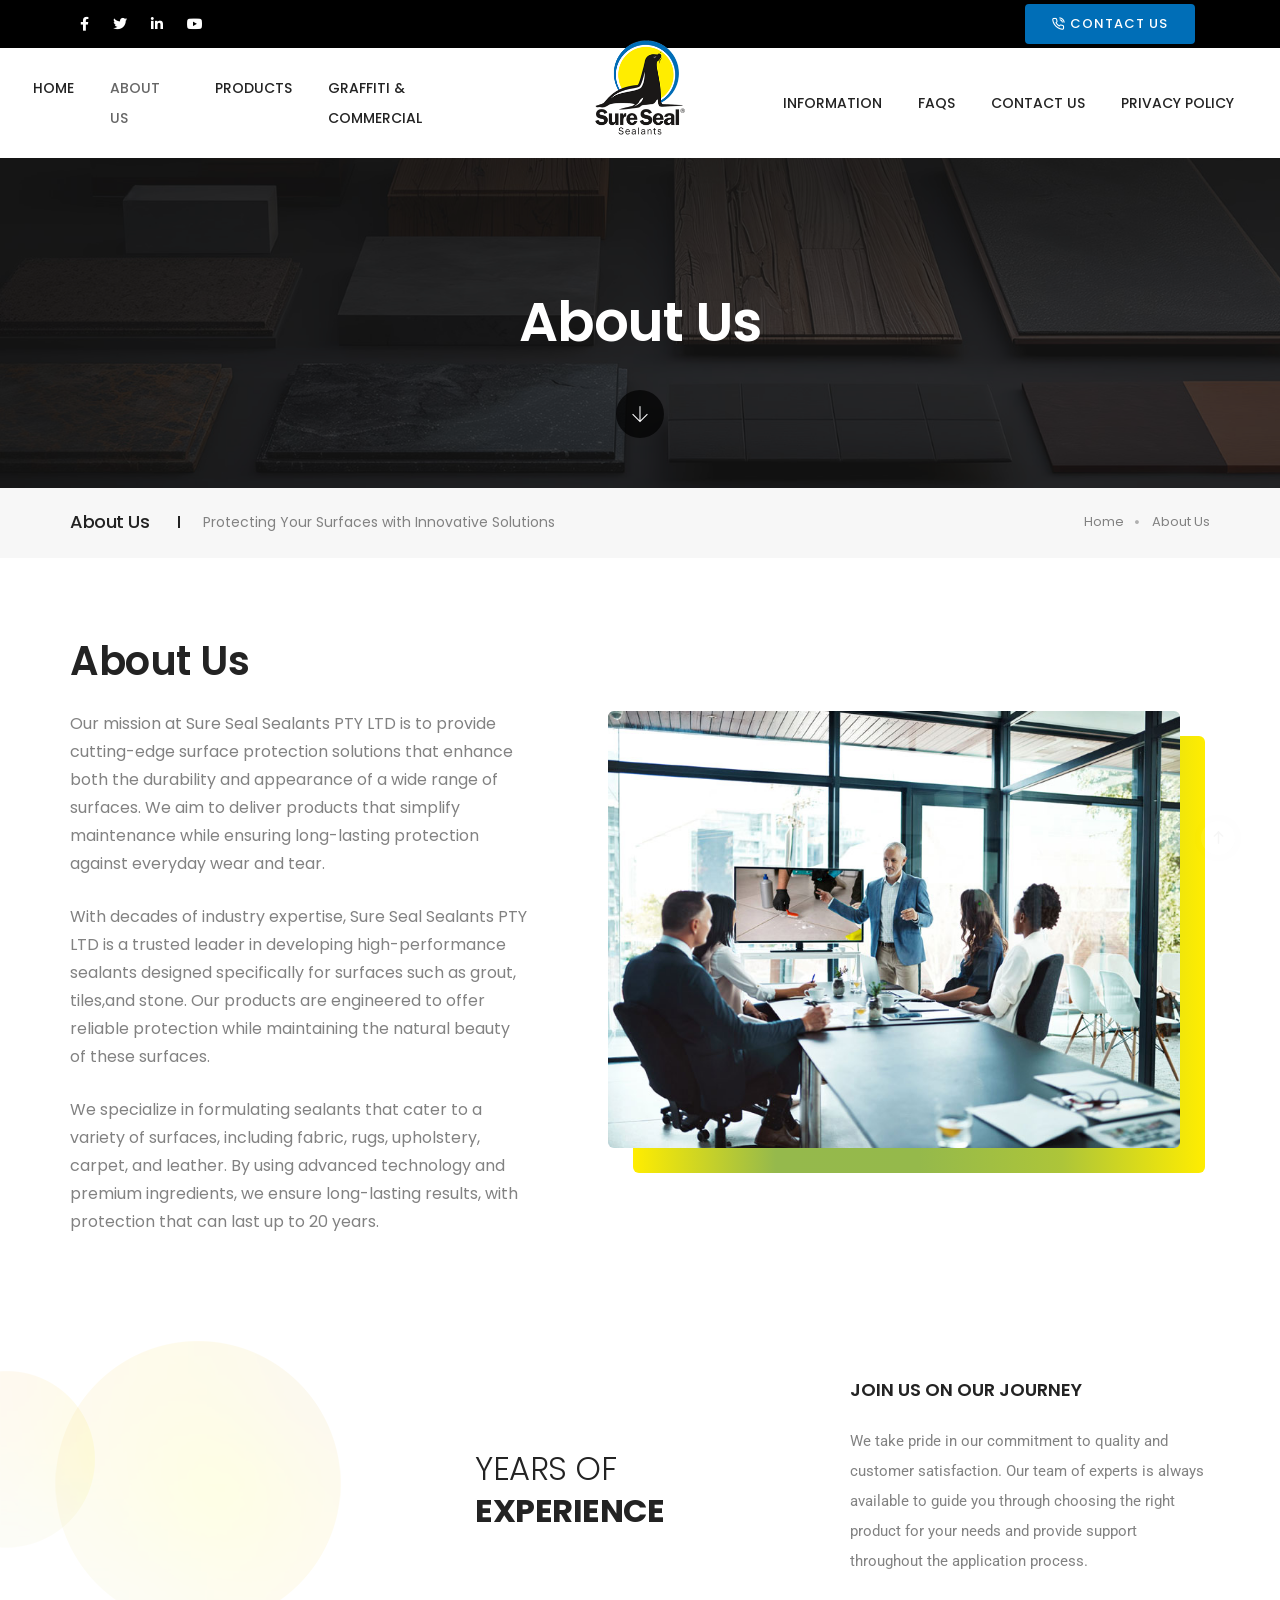
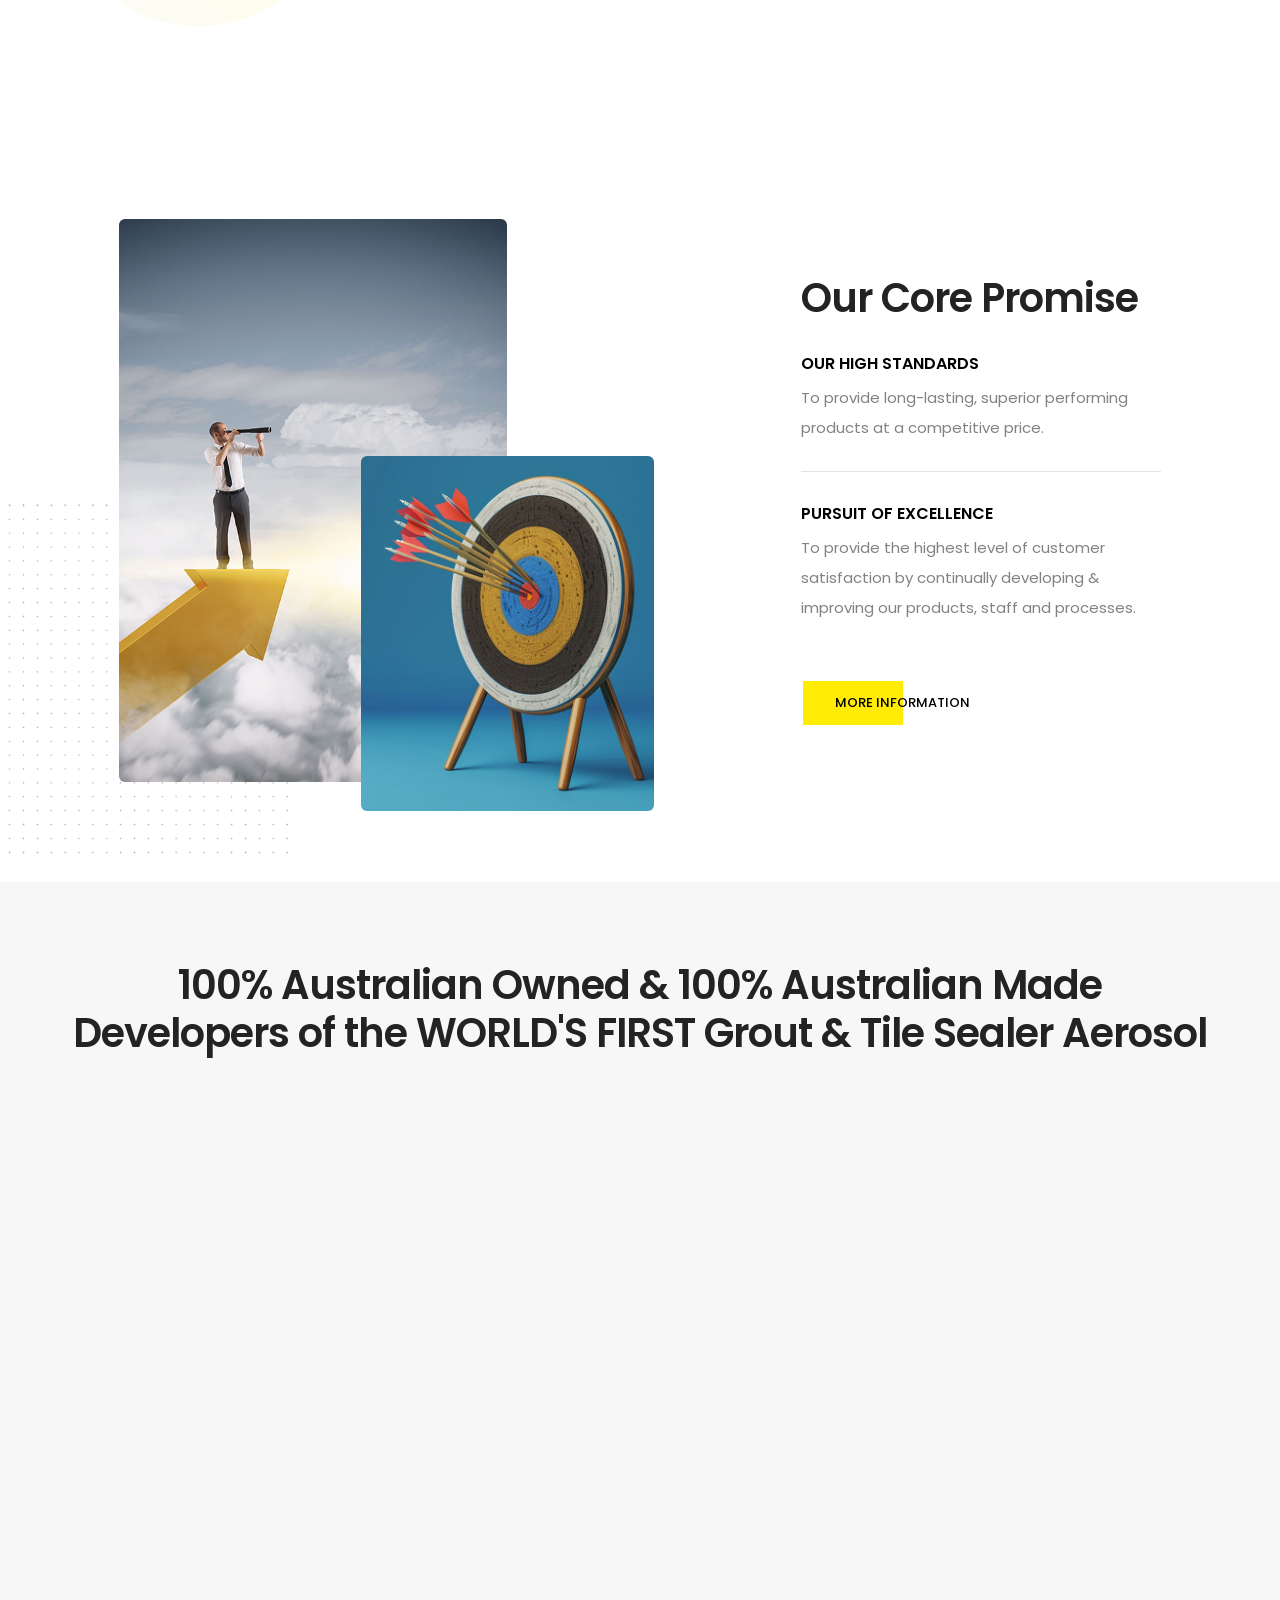
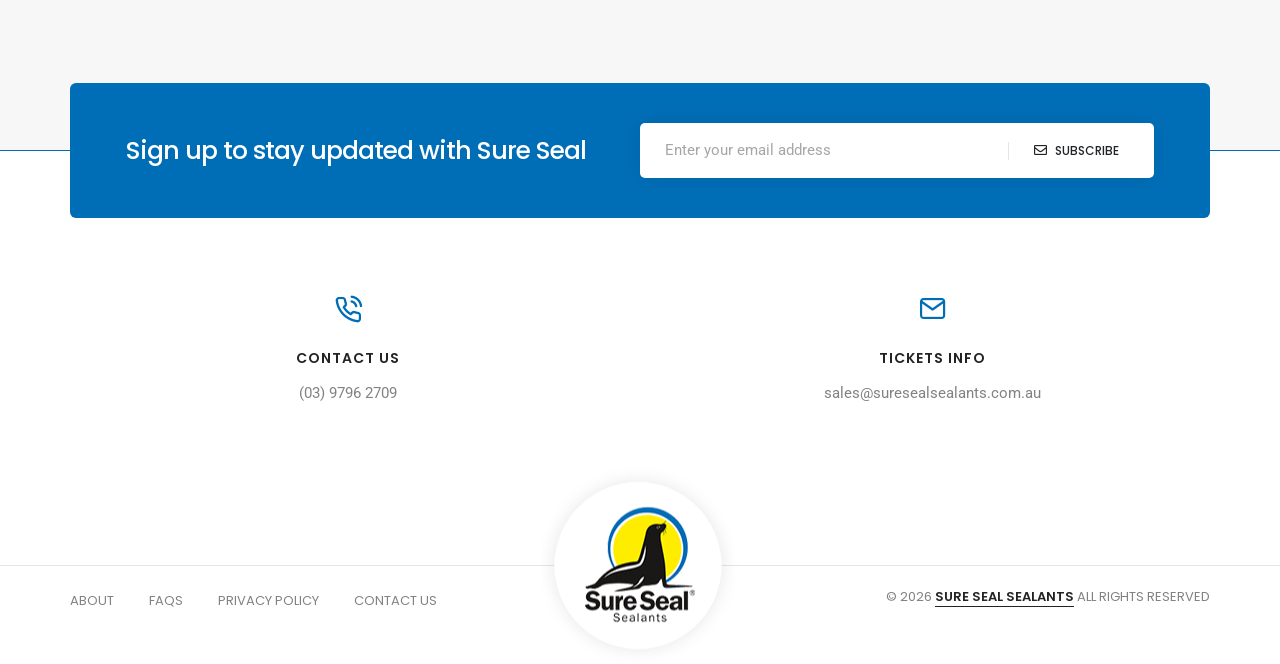
<file: about-us.html>
<!DOCTYPE html>
<html class="no-js" lang="en">

<head>
    <!-- Google tag (gtag.js) --> 
 <script async src="https://www.googletagmanager.com/gtag/js?id=G-25EXJHK6M9"></script>
 <script> window.dataLayer = window.dataLayer || []; function gtag(){dataLayer.push(arguments);} gtag('js', new Date()); gtag('config', 'G-25EXJHK6M9'); </script>
 
    <title>Sure Seal Sealants | Sure Seal has been established in Australia since 2002, manufacturing a superior line of impregnators, sealers &amp; cleaners for the protection of many surfaces, as well as state-of-the-art anti-graffiti products.</title>
    <meta charset="utf-8">
    <meta http-equiv="X-UA-Compatible" content="IE=edge">
    <meta name="author" content="Sure Seal Sealants">
    <meta name="viewport" content="width=device-width,initial-scale=1.0,maximum-scale=1">
    <meta name="description" content="Sure Seal has been established in Australia since 2002, manufacturing a superior line of impregnators, sealers &amp; cleaners for the protection of many surfaces, as well as state-of-the-art anti-graffiti products.">
    <!-- favicon icon -->
    <link rel="shortcut icon" href="public/img/logo/favicon.png">
    <link rel="apple-touch-icon" href="public/img/logo/favicon.png">
    <link rel="apple-touch-icon" sizes="72x72" href="public/img/logo/favicon.png">
    <link rel="apple-touch-icon" sizes="114x114" href="public/img/logo/favicon.png">
    <!-- style sheets and font icons  -->
    <link rel="stylesheet" type="text/css" href="public/css/font-icons.min.css">
    <link rel="stylesheet" type="text/css" href="public/css/theme-vendors.min.css">
    <link rel="stylesheet" type="text/css" href="public/css/style.css">
    <link rel="stylesheet" type="text/css" href="public/css/responsive.css">

</head>

<body data-mobile-nav-style="classic">


    <!-- start header -->
    <header class="header-with-topbar">
        <div class="top-bar navbar-light bg-black d-none d-md-block">
            <div class="container-lg nav-header-container">
                <div class="d-flex flex-wrap align-items-center justify-content-between">
                    <div class="col-12 col-md-3 header-social-icon d-none d-md-inline-block me-auto ps-lg-0 border-0">
                        <a href="https://www.facebook.com/" target="_blank"><i class="fa-brands fa-facebook-f"></i></a>
                        <a href="http://www.twitter.com" target="_blank"><i class="fa-brands fa-twitter"></i></a>
                        <a href="http://www.linkedin.com" target="_blank"><i class="fa-brands fa-linkedin-in"></i></a>
                        <a href="https://www.youtube.com/@suresealsealants1004" target="_blank"><i class="fa-brands fa-youtube"></i></a>
                    </div>

                    <div class="col-12 col-md-3 text-end d-none d-md-inline-block">
                                                 
                        <a href="tel:+0397962709" class="btn btn-fancy btn-large btn-fast-blue btn-round-edge no-margin-bottom button_menu"><i class="feather icon-feather-phone-call"></i> Contact Us</a>
                    </div>
                </div>
            </div>
        </div>
        <!-- start navigation -->
        <nav class="navbar navbar-expand-lg top-space navbar-light bg-white header-light fixed-top header-reverse-scroll menu-logo-center">
            <div class="container-fluid nav-header-container">
                <div class="col-6 px-lg-0 menu-logo">
                    <a class="navbar-brand" href="index.html">
                        <img src="public/img/logo/ss_sealnuts.png" class="default-logo" alt="">
                        <img src="public/img/logo/favicon.png" class="alt-logo" alt="">
                        <img src="public/img/logo/ss_sealnuts.png" class="mobile-logo" alt="">
                    </a>
                </div>
                <div class="col-auto col-lg-12 px-lg-0 menu-order">
                    <button class="navbar-toggler float-end" type="button" data-bs-toggle="collapse" data-bs-target="#navbarNav" aria-controls="navbarNav" aria-label="Toggle navigation">
                        <span class="navbar-toggler-line"></span>
                        <span class="navbar-toggler-line"></span>
                        <span class="navbar-toggler-line"></span>
                        <span class="navbar-toggler-line"></span>
                    </button>
                    <div class=" collapse navbar-collapse justify-content-between" id="navbarNav">
                        <ul class="navbar-nav alt-font navbar-left justify-content-end">
                            <li class="nav-item"><a href="index.html" class="nav-link text-uppercase">Home</a></li>
                            <li class="nav-item"><a href="about-us.html" class="nav-link text-uppercase">About US</a></li>
                            <li class="nav-item"><a href="products.html" class="nav-link text-uppercase">Products</a></li>
                            <li class="nav-item"><a href="graffiti-and-commercial.html" class="nav-link text-uppercase">Graffiti & Commercial</a></li>
                        </ul>
                        <ul class="navbar-nav alt-font navbar-right justify-content-start">
                            
                            <li class="nav-item dropdown simple-dropdown">
                                <a href="about-us.html#" class="nav-link text-uppercase">Information</a>
                                <i class="fa fa-angle-down dropdown-toggle" data-bs-toggle="dropdown" aria-hidden="true"></i>
                                <ul class="dropdown-menu" role="menu">
                                    
                                    <li class="dropdown"><a href="product-selector.html">Product Selector</a></li>
                                    
                                    <li class="dropdown"><a href="how-do-i-use-the-product.html">How to Use Products</a></li>
                                    
                                </ul>
                            </li>
                            <li class="nav-item"><a href="faq.html" class="nav-link text-uppercase">Faqs</a></li>
                            <li class="nav-item"><a href="contact.html" class="nav-link text-uppercase">Contact Us</a></li>
                            <li class="nav-item"><a href="privacy-policy.html" class="nav-link text-uppercase">Privacy Policy</a></li>
                        </ul>
                    </div>
                </div>
            </div>
        </nav>
        <!-- end navigation -->
    </header>
    <!-- end header -->

<section class="parallax padding-40px-tb main_bread_cumb" data-parallax-background-ratio="0.5"
    style="background-image:url('public/img/banner.jpg');">
    <div class="opacity-extra-medium bg-extra-dark-gray"></div>
    <div class="container">
        <div class="row align-items-stretch justify-content-center small-screen">
            <div
                class="col-12 position-relative page-title-extra-small text-center d-flex align-items-center justify-content-center flex-column">
                <h2
                    class="text-white alt-font font-weight-600 w-55 md-w-65 sm-w-80 center-col xs-w-100 letter-spacing-minus-1px line-height-50 sm-line-height-45 xs-line-height-30 no-margin-bottom">
                    About Us</h2>
            </div>
            <div class="down-section text-center"><a href="about-us.html#about" class="section-link"><i
                        class="ti-arrow-down icon-extra-small text-white bg-transparent-black padding-15px-all xs-padding-10px-all border-radius-100"></i></a>
            </div>
        </div>
    </div>
</section>

<section class="bg-light-gray padding-20px-tb sm-padding-30px-tb page-title-small">
    <div class="container">
        <div class="row align-items-center justify-content-center">
            <div class="col-xl-8 col-lg-6 text-center text-lg-start">
                <h1 class="alt-font text-extra-dark-gray font-weight-500 no-margin-bottom d-inline-block">About Us</h1>
                <span class="alt-font text-medium d-block d-md-inline-block sm-margin-5px-top">Protecting Your Surfaces
                    with Innovative Solutions</span>
            </div>
            <div
                class="col-xl-4 col-lg-6 text-center text-lg-end breadcrumb justify-content-center justify-content-lg-end text-small alt-font md-margin-15px-top">
                <ul>
                    <li><a href="index.html">Home</a></li>
                    <li>About Us</li>
                </ul>
            </div>
        </div>
    </div>
</section>

<section class="pb-0" id="about">
    <div class="container">
        <div class="row align-items-center justify-content-center">
            <div class="col-lg-5 col-md-9">
                <h4 class="alt-font font-weight-600 text-extra-dark-gray w-95">About Us</h4>
                <p class="alt-font text-extra-medium">Our mission at Sure Seal Sealants PTY LTD is to provide cutting-edge surface protection solutions that enhance both the durability and appearance of a wide range of surfaces. We aim to deliver products that simplify maintenance while ensuring long-lasting protection against everyday wear and tear.</p>

<p class="alt-font text-extra-medium">With decades of industry expertise, Sure Seal Sealants PTY LTD is a trusted leader in developing high-performance sealants designed specifically for surfaces such as grout, tiles,and stone. Our products are engineered to offer reliable protection while maintaining the natural beauty of these surfaces.</p>

<p class="alt-font text-extra-medium">We specialize in formulating sealants that cater to a variety of surfaces, including fabric, rugs, upholstery, carpet, and leather. By using advanced technology and premium ingredients, we ensure long-lasting results, with protection that can last up to 20 years.</p>
            </div>
            <div class="col-lg-7 col-md-9 padding-55px-lr md-padding-5px-left sm-padding-50px-right">
                <figure class="image-back-offset-shadow position-right w-100">
                    <img class="border-radius-6px"
                        src="public/images/pages/hufENneK6gj8j3PoimyV83bRKDAYaamwOsrgzFcO.jpg"
                        alt="">
                    <span class="bg-gradient-yellow border-radius-6px overlay"></span>
                </figure>
            </div>
        </div>
    </div>
</section>

<section class=" sm-padding-20px-tb"
    style="background:url(public/img/about/home-freelancer-bg-img-01.png) no-repeat top 110px left;">
    <div class="container">
        <div class="row align-items-center justify-content-center z-index-0 position-relative">

            <div class="col-lg-4 col-md-6 col-sm-4 text-center text-sm-start text-md-end padding-3-half-rem-tb ps-sm-0 tilt-box lg-padding-5-rem-tb md-padding-7-rem-tb home-freelancer-bg-img sm-no-padding-tb wow animate__zoomIn"
                data-wow-delay="0.4s"
                data-tilt-options='{ "maxTilt": 22, "perspective": 1000, "easing": "cubic-bezier(.03,.98,.52,.99)", "scale": 1, "speed": 500, "transition": true, "reset": true, "glare": false, "maxGlare": 1 }'
                style="background: url('public/img/about/home-freelancer-img-05.png') no-repeat;">
                <span
                    class="text-big alt-font font-weight-800 text-uppercase text-extra-dark-gray image-mask cover-background md-letter-spacing-minus-5px xs-letter-spacing-minus-1-half"
                    style="background-image: url('public/images/pages/roHVsaM0nmIgW7d0GldMAew7FIHIPz72DmKEkdYM.jpg')">22</span>
            </div>
            <div class="col-lg-3 col-md-4 col-sm-4 text-center text-sm-start wow animate__fadeInRight"
                data-wow-delay="0.7s">
                <h5
                    class="alt-font font-weight-300 text-extra-dark-gray text-uppercase w-90 mb-0 margin-15px-left xs-no-margin-left sm-w-100">
                    Years of <span class="font-weight-700">experience</span></h5>
            </div>
            <div class="col-lg-4 offset-lg-1 col-md-7 text-center text-lg-start last-paragraph-no-margin md-margin-30px-bottom xs-margin-30px-top  wow animate__fadeIn"
                data-wow-delay="0.2s">
                <span
                    class="alt-font font-weight-600 text-extra-dark-gray text-large text-uppercase d-block margin-20px-bottom">Join us on our journey</span>
                <p class="text-extra-medium alt-font line-height-28px"><p>We take pride in our commitment to quality and customer satisfaction. Our team of experts is always available to guide you through choosing the right product for your needs and provide support throughout the application process.&nbsp;</p></p>
            </div>
        </div>
    </div>
</section>



<section class="big-section cover-background"
    style="background-image: url('public/img/about/home-corporate-hand-crafted-bg.png');">
    <div class="container">
        <div class="row align-items-center justify-content-center">
            <div class="col-10 col-lg-6 position-relative md-margin-9-rem-bottom wow animate__fadeIn">
                <div class="w-70 overflow-hidden position-relative xs-w-80">
                    <img class="border-radius-6px" src="public/images/pages/lO9WTQC7ODogopSlfd61h58WXSBLPGXcWsifizt9.jpg" alt="">
                </div>
                <div class="position-absolute right-35px bottom-minus-50px w-50 lg-bottom-minus-30px xs-right-15px"
                    data-wow-delay="0.2s" data-parallax-layout-ratio="1.1">
                    <img class="border-radius-6px" src="public/images/pages/N9ALqkFeZ85kcTMiSo4Jwq8DLtepd67qpYrDJe4o.jpg" alt="">
                </div>
            </div>
            <div class="col-10 col-xl-4 col-lg-5 offset-lg-1">
                <h4
                    class="alt-font text-extra-dark-gray letter-spacing-minus-1px font-weight-600 margin-2-rem-bottom md-margin-2-rem-bottom wow animate__fadeIn">
                   Our Core Promise</h4>
                <div class="row">
                    <!-- start feature box item -->
                    <div class="col-12 wow animate__fadeIn" data-wow-delay="0.2s">
                        <div class="feature-box feature-box-left-icon">
                            <div class="feature-box-content last-paragraph-no-margin">
                                <span
                                    class="alt-font text-black text-extra-medium text-uppercase font-weight-600 d-block margin-5px-bottom">Our High Standards</span>
                                <p class="alt-font">To provide long-lasting, superior performing products at a competitive price.</p>
                            </div>
                        </div>
                    </div>
                    <!-- end feature box item -->
                    <div class="col-12 wow animate__fadeIn" data-wow-delay="0.2s">
                        <div class="w-100 h-1px bg-medium-gray margin-2-rem-tb md-margin-2-rem-tb"></div>
                    </div>
                    <!-- start feature box item -->
                    <div class="col-12 wow animate__fadeIn" data-wow-delay="0.4s">
                        <div class="feature-box feature-box-left-icon">
                            <div class="feature-box-content last-paragraph-no-margin">
                                <span
                                    class="alt-font text-black text-extra-medium text-uppercase font-weight-600 d-block margin-5px-bottom">Pursuit of Excellence</span>
                                <p class="alt-font">To provide the highest level of customer satisfaction by continually developing &amp; improving our products, staff and processes.</p>
                            </div>
                        </div>
                    </div>
                    <!-- end feature box item -->
                    <div class="col-12 margin-4-rem-top d-inline-block wow animate__fadeIn" data-wow-delay="0.4s"><a
                            href="faq.html"
                            class="btn btn-large btn-expand-ltr text-black section-link">More
                            Information<span class="bg-yellow"></span></a></div>
                </div>
            </div>
        </div>
    </div>
</section>

<section class="pb-0 bg-light-gray wow animate__fadeIn">
    <div class="container padding-4-rem-bottom">
        <div class="row align-items-center justify-content-center">
            <div class="col-xl-12 col-lg-12 text-center wow animate__fadeIn" data-wow-delay="0.2s">
                <h4
                    class="alt-font text-extra-dark-gray letter-spacing-minus-1px font-weight-600 margin-2-rem-bottom md-margin-2-rem-bottom wow animate__fadeIn margin-2-half-rem-bottom">
                    100% Australian Owned & 100% Australian Made Developers of the WORLD'S FIRST Grout & Tile Sealer Aerosol</h4>
            </div>
        </div>
        <div class="row">
            <div class="col-12 text-center">
                <div class="swiper-container black-move swiper-horizontal-3d padding-7-rem-tb sm-padding-10-rem-top xs-padding-8-rem-top swiper-pagination-bottom"
                    data-slider-options='{ "loop": true, "slidesPerView": 1,"centeredSlides":true,"effect":"coverflow","coverflowEffect":{"rotate":0,"stretch":100,"depth":150,"modifier":1.5,"slideShadows":true}, "navigation": { "nextEl": ".swiper-button-next", "prevEl": ".swiper-button-prev" }, "autoplay": { "delay": 3000, "disableOnInteraction": false }, "pagination": { "el": ".swiper-pagination", "clickable": true, "dynamicBullets": true }, "breakpoints": { "768": { "slidesPerView": 2 } } }'>
                    <div class="swiper-wrapper">
                        <!-- start testimonial item -->
                                                <div class="swiper-slide bg-white border-radius-4px">
                            <div
                                class="position-relative padding-5-rem-lr md-padding-3-rem-lr padding-4-half-rem-bottom padding-8-rem-top sm-padding-10-rem-top xs-padding-8-rem-top">
                                <img alt="" src="public/images/feature/wjrqER7Bw6GhHMKVf7DDjUgSc8uYCViYMmK5zVgH.jpg"
                                    class="absolute-middle-center top-0px rounded-circle w-150px xs-w-100px border-all border-color-white box-shadow-extra-large border-width-8px">
                                <div class="testimonials-content">
                                    <span
                                        class="alt-font text-black text-extra-medium text-uppercase font-weight-600 d-block margin-5px-bottom">Extensive Experience</span>
                                    <p class="alt-font">Sure Seal has been established in Australia since 2002, manufacturing a superior line of impregnators, sealers & cleaners for the protection of many surfaces, as well as state-of-the-art anti-graffiti products.
                                    </p>
                                </div>
                            </div>
                        </div>
                                                <div class="swiper-slide bg-white border-radius-4px">
                            <div
                                class="position-relative padding-5-rem-lr md-padding-3-rem-lr padding-4-half-rem-bottom padding-8-rem-top sm-padding-10-rem-top xs-padding-8-rem-top">
                                <img alt="" src="public/images/feature/UXePvu8YqMFe0pjhQrdnqGUC07dnHGFTaqePZWBv.jpg"
                                    class="absolute-middle-center top-0px rounded-circle w-150px xs-w-100px border-all border-color-white box-shadow-extra-large border-width-8px">
                                <div class="testimonials-content">
                                    <span
                                        class="alt-font text-black text-extra-medium text-uppercase font-weight-600 d-block margin-5px-bottom">Superior Products</span>
                                    <p class="alt-font">Sure Seal products are easy to apply and are ideal for both the professional contractor and the “do it yourself” handyman. The Sure Seal product range has been extensively used in a number of major commercial and domestic projects.
                                    </p>
                                </div>
                            </div>
                        </div>
                                                <div class="swiper-slide bg-white border-radius-4px">
                            <div
                                class="position-relative padding-5-rem-lr md-padding-3-rem-lr padding-4-half-rem-bottom padding-8-rem-top sm-padding-10-rem-top xs-padding-8-rem-top">
                                <img alt="" src="public/images/feature/G5d6XdvBdmYEG3XQpmhmLIRYDshpJsXu44B2aGyJ.jpg"
                                    class="absolute-middle-center top-0px rounded-circle w-150px xs-w-100px border-all border-color-white box-shadow-extra-large border-width-8px">
                                <div class="testimonials-content">
                                    <span
                                        class="alt-font text-black text-extra-medium text-uppercase font-weight-600 d-block margin-5px-bottom">Extensive Research</span>
                                    <p class="alt-font">Through extensive testing and research, both in the laboratory and in the field, we have created products that “shield” masonry, stone and concrete surfaces as well as textiles, against damage caused by water and oil-based stains. Sure Seal® products are sold in major tile, paint, hardware and plumbing retail outlets throughout Australasia.
                                    </p>
                                </div>
                            </div>
                        </div>
                                                <!-- end testimonial item -->
                    </div>
                </div>
            </div>
        </div>
    </div>
</section>

<!-- start section -->
<section class="overflow-visible newslette_footer bdr_top p-0" id="newsletter-form">
    <div class="container">
        <div class="row">
            <div class="col-12 overlap-section wow animate__flipInX" data-wow-delay="0.2s">
                <div class="bg-fast-blue border-radius-6px d-flex flex-column flex-lg-row align-items-center padding-40px-tb padding-4-rem-lr lg-padding-5-rem-lr xs-padding-2-rem-lr">
                    <h6 class="alt-font font-weight-500 text-white letter-spacing-minus-1px w-55 mb-lg-0 lg-w-50 md-w-100 text-center text-lg-start md-margin-30px-bottom xs-margin-20px-bottom">Sign up to stay updated with Sure Seal</h6>
                    <div class="newsletter-email position-relative w-55 lg-w-50 md-w-100">
                        <form action="https://suresealsealants.com.au/newsletters" method="post">
                            <input type="hidden" name="_token" value="dItDgNYUYt75Jnkw65iypUpK7hBC3iSL0mjkIxeo" autocomplete="off">                            <input class="border-radius-5px large-input border-0 box-shadow-extra-large bg-white m-0 required" name="email" placeholder="Enter your email address" type="email">
                            <!--<input type="hidden" name="redirect" value="">-->
                            
                            
                        
                            <button type="submit" class="btn btn-medium line-height-18px margin-10px-right border-left border-width-1px border-color-black-transparent xs-no-margin-right"><i class="far fa-envelope text-extra-dark-gray icon-very-small left-icon xs-no-margin-right"></i><span class="d-none d-sm-inline-block">subscribe</span></button>
                            <div class="form-results border-radius-5px position-absolute d-none"></div>
                        </form>
                    </div>
                </div>
            </div>
        </div>
    </div>
</section>
<!-- end section -->

<!-- start section -->
<section class="padding-5-half-rem-top footer_padding_contact">
    <div class="container">
        <div class="row row-cols-1 row-cols-lg-2 row-cols-sm-2">
            <!-- start feature box item -->
            <!--<div class="col text-center md-margin-40px-bottom last-paragraph-no-margin wow animate__fadeIn" data-wow-delay="0.1s">-->
            <!--    <i class="feather icon-feather-map-pin icon-small text-fast-blue margin-25px-bottom sm-margin-10px-bottom d-block"></i>-->
            <!--    <div class="text-extra-dark-gray text-uppercase text-medium font-weight-600 alt-font letter-spacing-1px margin-10px-bottom">Our Location</div>-->
            <!--    <p class="w-70 lg-w-100 md-w-60 sm-w-75 sm-margin-10px-bottom mx-auto">18 Barrier St. Fyshwick ACT2609, Australia</p>-->
            <!--</div>-->
            <!-- end feature box item -->
            <!-- start feature box item -->
            <div class="col text-center md-margin-40px-bottom last-paragraph-no-margin wow animate__fadeIn" data-wow-delay="0.2s">
                <i class="feather icon-feather-phone-call icon-small text-fast-blue margin-25px-bottom sm-margin-10px-bottom d-block"></i>
                <div class="text-extra-dark-gray text-uppercase text-medium font-weight-600 alt-font letter-spacing-1px margin-10px-bottom">Contact Us</div>
                <p class="w-70 lg-w-100 mb-2 sm-margin-10px-bottom mx-auto"><a href="tel:(03)97962709">(03) 9796 2709</a></p>
            </div>
            <!-- end feature box item -->
            <!-- start feature box item -->
            <div class="col text-center xs-margin-40px-bottom last-paragraph-no-margin wow animate__fadeIn" data-wow-delay="0.3s">
                <i class="feather icon-feather-mail icon-small text-fast-blue margin-25px-bottom sm-margin-10px-bottom d-block"></i>
                <div class="text-extra-dark-gray text-uppercase text-medium font-weight-600 alt-font letter-spacing-1px margin-10px-bottom">Tickets info</div>
                <p class="w-70 lg-w-100 sm-margin-10px-bottom mx-auto"><a href="mailto:sales@suresealsealants.com.au" class="text-fast-blue-hover">sales@suresealsealants.com.au</a></p>
            </div>
            <!-- end feature box item -->

        </div>
    </div>
</section>
<!-- end section -->
<!-- start section -->
<section class="overflow-visible position-relative py-0 wow animate__zoomIn">
    <a href="about-us.html#"><img class="absolute-middle-center md-w-150px sm-w-100px" src="public/img/footer_logo.png" alt=""></a>
</section>
<!-- end section -->
<!-- start footer -->
<footer class="footer-restaurant footer-light padding-20px-tb border-top border-color-black-transparent md-padding-80px-top">
    <div class="container">
        <div class="row row-cols-1 row-cols-md-2 align-items-center">
            <div class="col sm-margin-15px-bottom">
                <ul class="alt-font footer-horizontal-link d-flex flex-column flex-sm-row justify-content-center justify-content-md-start text-center text-uppercase text-small">
                    <li><a href="about-us.html">About</a></li>
                    <li><a href="faq.html">FAQs</a></li>
                    <li><a href="privacy-policy.html">Privacy Policy</a></li>
                    <li><a href="contact.html">Contact US</a></li>
                </ul>
            </div>
            <div class="col text-center text-md-end last-paragraph-no-margin">
                <p class="alt-font mb-2 text-small text-uppercase">© 2026 <a href="index.html" target="_blank" class="text-decoration-line-bottom text-extra-dark-gray text-uppercase font-weight-600">Sure Seal Sealants</a> All Rights Reserved</p>
            </div>
        </div>
    </div>
</footer>
<!-- end footer -->

<!-- start scroll to top -->
<a class="scroll-top-arrow" href="javascript:void(0);"><i class="feather icon-feather-arrow-up"></i></a>
<!-- end scroll to top -->
<!-- javascript -->
<script type="text/javascript" src="public/js/jquery.min.js"></script>
<script type="text/javascript" src="public/js/theme-vendors.min.js"></script>
<script type="text/javascript" src="public/js/main.js"></script>






</body>

</html>
</file>
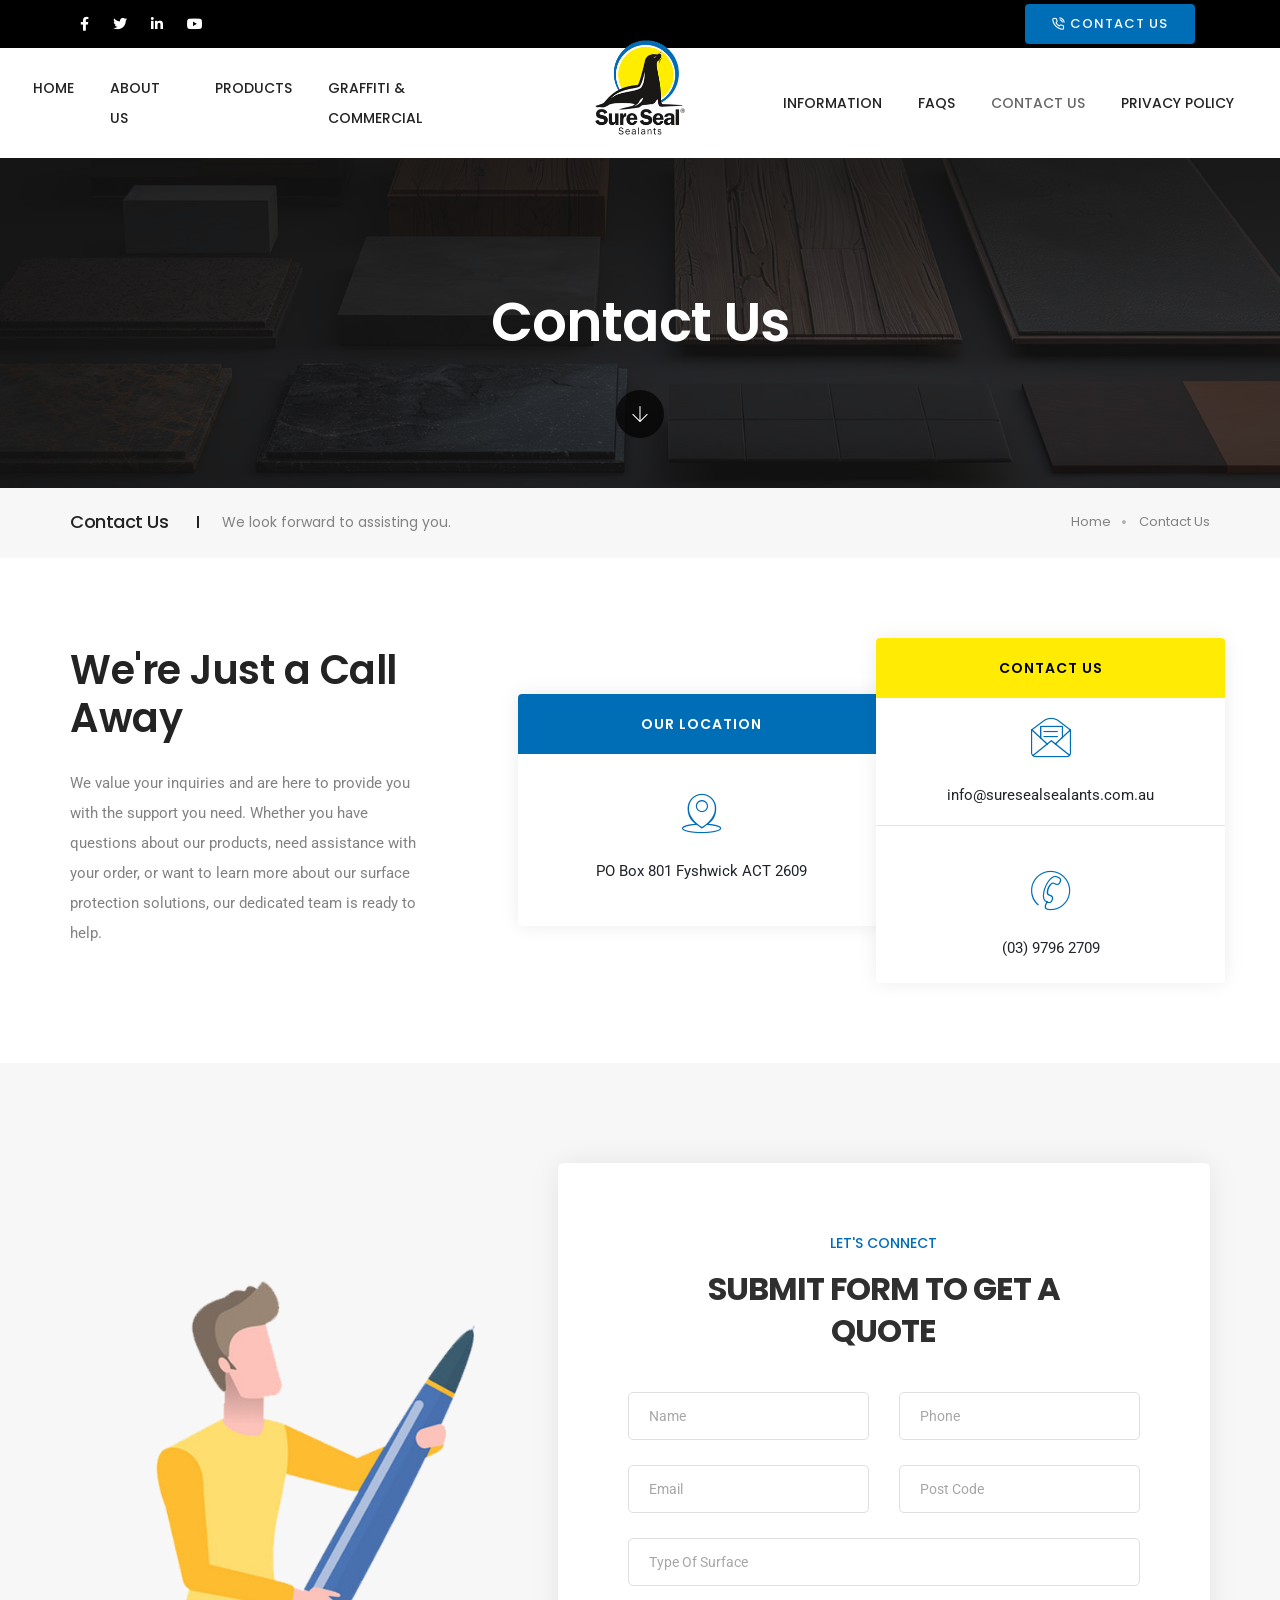
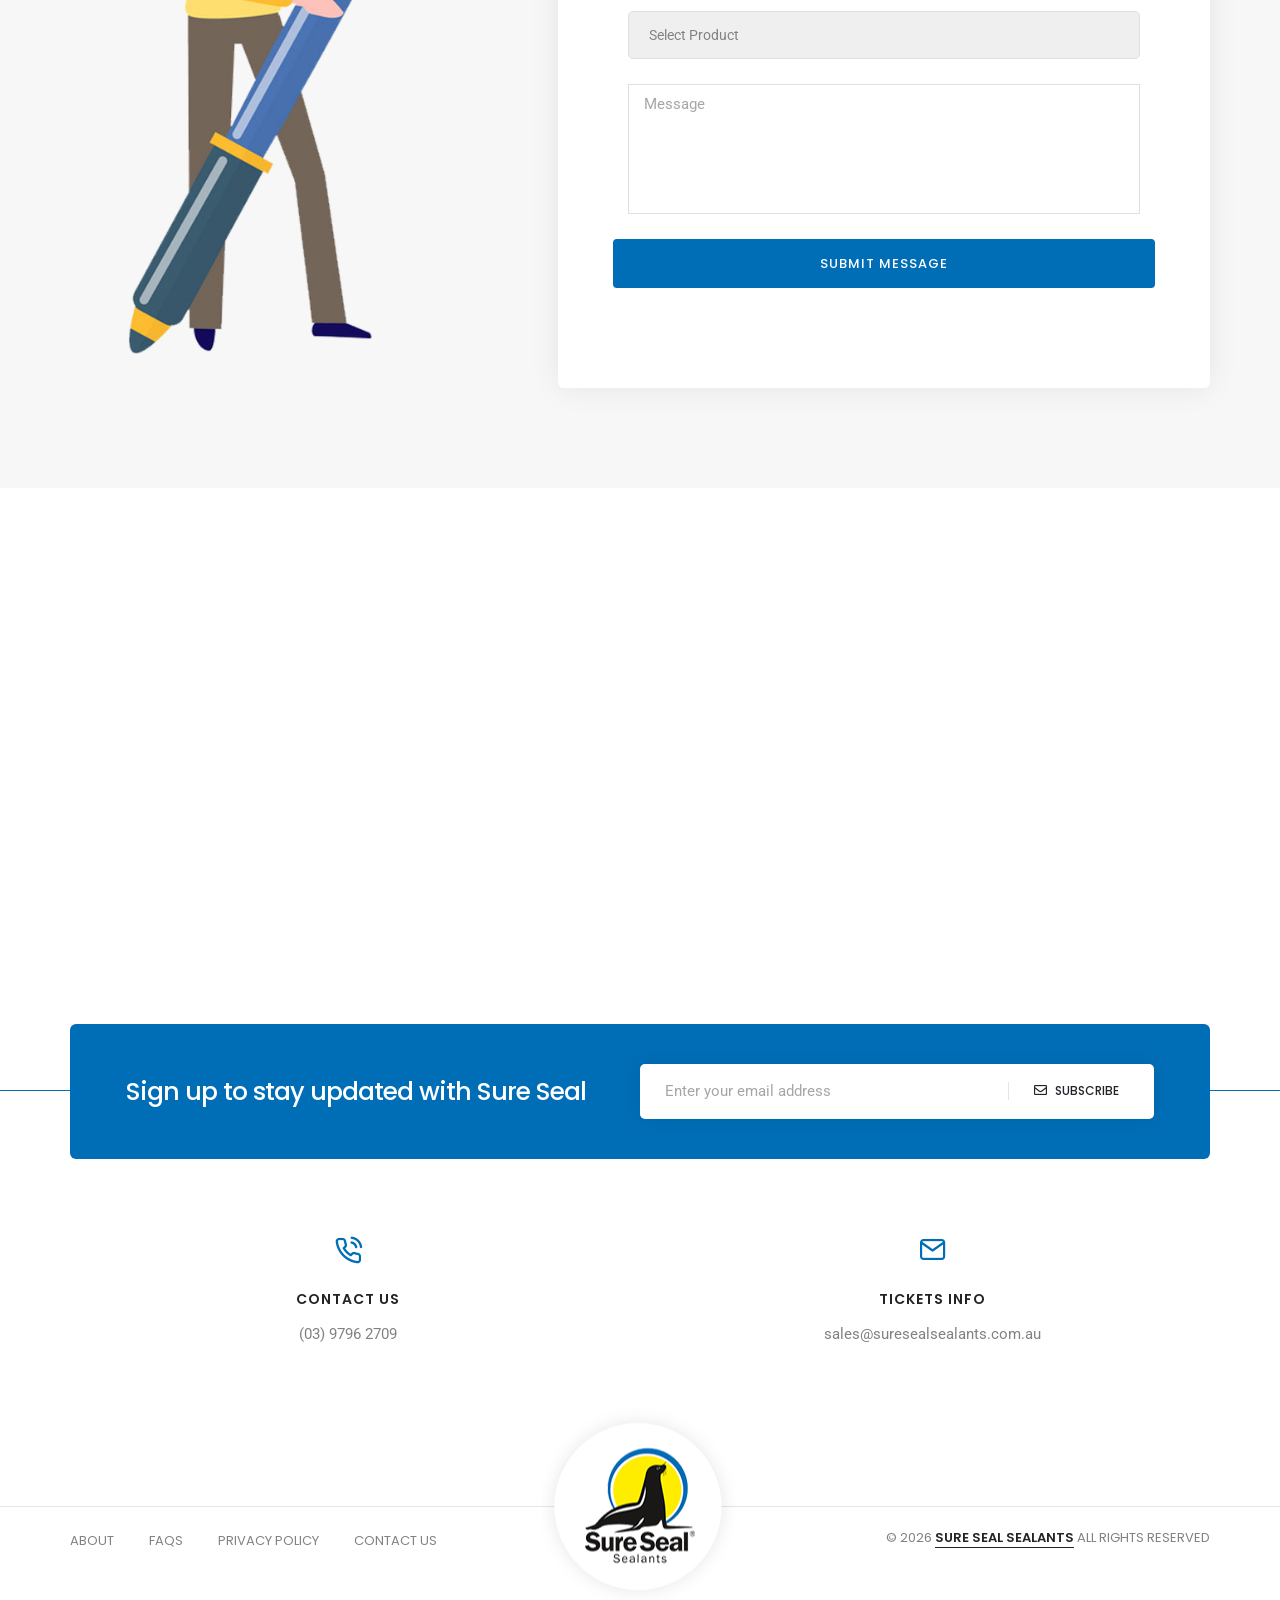
<file: contact.html>
<!DOCTYPE html>
<html class="no-js" lang="en">

<head>
    <!-- Google tag (gtag.js) --> 
 <script async src="https://www.googletagmanager.com/gtag/js?id=G-25EXJHK6M9"></script>
 <script> window.dataLayer = window.dataLayer || []; function gtag(){dataLayer.push(arguments);} gtag('js', new Date()); gtag('config', 'G-25EXJHK6M9'); </script>
 
    <title>Sure Seal Sealants | Sure Seal has been established in Australia since 2002, manufacturing a superior line of impregnators, sealers &amp; cleaners for the protection of many surfaces, as well as state-of-the-art anti-graffiti products.</title>
    <meta charset="utf-8">
    <meta http-equiv="X-UA-Compatible" content="IE=edge">
    <meta name="author" content="Sure Seal Sealants">
    <meta name="viewport" content="width=device-width,initial-scale=1.0,maximum-scale=1">
    <meta name="description" content="Sure Seal has been established in Australia since 2002, manufacturing a superior line of impregnators, sealers &amp; cleaners for the protection of many surfaces, as well as state-of-the-art anti-graffiti products.">
    <!-- favicon icon -->
    <link rel="shortcut icon" href="public/img/logo/favicon.png">
    <link rel="apple-touch-icon" href="public/img/logo/favicon.png">
    <link rel="apple-touch-icon" sizes="72x72" href="public/img/logo/favicon.png">
    <link rel="apple-touch-icon" sizes="114x114" href="public/img/logo/favicon.png">
    <!-- style sheets and font icons  -->
    <link rel="stylesheet" type="text/css" href="public/css/font-icons.min.css">
    <link rel="stylesheet" type="text/css" href="public/css/theme-vendors.min.css">
    <link rel="stylesheet" type="text/css" href="public/css/style.css">
    <link rel="stylesheet" type="text/css" href="public/css/responsive.css">

</head>

<body data-mobile-nav-style="classic">


    <!-- start header -->
    <header class="header-with-topbar">
        <div class="top-bar navbar-light bg-black d-none d-md-block">
            <div class="container-lg nav-header-container">
                <div class="d-flex flex-wrap align-items-center justify-content-between">
                    <div class="col-12 col-md-3 header-social-icon d-none d-md-inline-block me-auto ps-lg-0 border-0">
                        <a href="https://www.facebook.com/" target="_blank"><i class="fa-brands fa-facebook-f"></i></a>
                        <a href="http://www.twitter.com" target="_blank"><i class="fa-brands fa-twitter"></i></a>
                        <a href="http://www.linkedin.com" target="_blank"><i class="fa-brands fa-linkedin-in"></i></a>
                        <a href="https://www.youtube.com/@suresealsealants1004" target="_blank"><i class="fa-brands fa-youtube"></i></a>
                    </div>

                    <div class="col-12 col-md-3 text-end d-none d-md-inline-block">
                                                 
                        <a href="tel:+0397962709" class="btn btn-fancy btn-large btn-fast-blue btn-round-edge no-margin-bottom button_menu"><i class="feather icon-feather-phone-call"></i> Contact Us</a>
                    </div>
                </div>
            </div>
        </div>
        <!-- start navigation -->
        <nav class="navbar navbar-expand-lg top-space navbar-light bg-white header-light fixed-top header-reverse-scroll menu-logo-center">
            <div class="container-fluid nav-header-container">
                <div class="col-6 px-lg-0 menu-logo">
                    <a class="navbar-brand" href="index.html">
                        <img src="public/img/logo/ss_sealnuts.png" class="default-logo" alt="">
                        <img src="public/img/logo/favicon.png" class="alt-logo" alt="">
                        <img src="public/img/logo/ss_sealnuts.png" class="mobile-logo" alt="">
                    </a>
                </div>
                <div class="col-auto col-lg-12 px-lg-0 menu-order">
                    <button class="navbar-toggler float-end" type="button" data-bs-toggle="collapse" data-bs-target="#navbarNav" aria-controls="navbarNav" aria-label="Toggle navigation">
                        <span class="navbar-toggler-line"></span>
                        <span class="navbar-toggler-line"></span>
                        <span class="navbar-toggler-line"></span>
                        <span class="navbar-toggler-line"></span>
                    </button>
                    <div class=" collapse navbar-collapse justify-content-between" id="navbarNav">
                        <ul class="navbar-nav alt-font navbar-left justify-content-end">
                            <li class="nav-item"><a href="index.html" class="nav-link text-uppercase">Home</a></li>
                            <li class="nav-item"><a href="about-us.html" class="nav-link text-uppercase">About US</a></li>
                            <li class="nav-item"><a href="products.html" class="nav-link text-uppercase">Products</a></li>
                            <li class="nav-item"><a href="graffiti-and-commercial.html" class="nav-link text-uppercase">Graffiti & Commercial</a></li>
                        </ul>
                        <ul class="navbar-nav alt-font navbar-right justify-content-start">
                            
                            <li class="nav-item dropdown simple-dropdown">
                                <a href="contact.html#" class="nav-link text-uppercase">Information</a>
                                <i class="fa fa-angle-down dropdown-toggle" data-bs-toggle="dropdown" aria-hidden="true"></i>
                                <ul class="dropdown-menu" role="menu">
                                    
                                    <li class="dropdown"><a href="product-selector.html">Product Selector</a></li>
                                    
                                    <li class="dropdown"><a href="how-do-i-use-the-product.html">How to Use Products</a></li>
                                    
                                </ul>
                            </li>
                            <li class="nav-item"><a href="faq.html" class="nav-link text-uppercase">Faqs</a></li>
                            <li class="nav-item"><a href="contact.html" class="nav-link text-uppercase">Contact Us</a></li>
                            <li class="nav-item"><a href="privacy-policy.html" class="nav-link text-uppercase">Privacy Policy</a></li>
                        </ul>
                    </div>
                </div>
            </div>
        </nav>
        <!-- end navigation -->
    </header>
    <!-- end header -->

<section class="parallax padding-40px-tb main_bread_cumb" data-parallax-background-ratio="0.5"
    style="background-image:url('public/img/banner.jpg');">
    <div class="opacity-extra-medium bg-extra-dark-gray"></div>
    <div class="container">
        <div class="row align-items-stretch justify-content-center small-screen">
            <div class="col-12 position-relative page-title-extra-small text-center d-flex align-items-center justify-content-center flex-column">
                <h2 class="text-white alt-font font-weight-600 w-55 md-w-65 sm-w-80 center-col xs-w-100 letter-spacing-minus-1px line-height-50 sm-line-height-45 xs-line-height-30 no-margin-bottom">Contact Us</h2>
            </div>
            <div class="down-section text-center">
                <a href="contact.html#about" class="section-link">
                    <i class="ti-arrow-down icon-extra-small text-white bg-transparent-black padding-15px-all xs-padding-10px-all border-radius-100"></i>
                </a>
            </div>
        </div>
    </div>
</section>

<section class="bg-light-gray padding-20px-tb sm-padding-30px-tb page-title-small">
    <div class="container">
        <div class="row align-items-center justify-content-center">
            <div class="col-xl-8 col-lg-6 text-center text-lg-start">
                <h1 class="alt-font text-extra-dark-gray font-weight-500 no-margin-bottom d-inline-block">Contact Us</h1>
                <span class="alt-font text-medium d-block d-md-inline-block sm-margin-5px-top">We look forward to assisting you.</span>
            </div>
            <div class="col-xl-4 col-lg-6 text-center text-lg-end breadcrumb justify-content-center justify-content-lg-end text-small alt-font md-margin-15px-top">
                <ul>
                    <li><a href="index.html">Home</a></li>
                    <li>Contact Us</li>
                </ul>
            </div>
        </div>
    </div>
</section>

<section id="ticket-packages">
    <div class="container">
                <div class="row align-items-center justify-content-between">
            <div class="col-12 col-lg-4 text-center text-lg-start md-margin-6-rem-bottom wow animate__fadeInRight"
                data-wow-delay="0.2s">
                <h4 class="alt-font font-weight-600 text-extra-dark-gray">We&#039;re Just a Call Away</h4>
                <p>We value your inquiries and are here to provide you with the support you need. Whether you have questions about our products, need assistance with your order, or want to learn more about our surface protection solutions, our dedicated team is ready to help.</p>
            </div>
            <div class="col-12 col-lg-7 ps-lg-0 md-padding-25px-left md-padding-35px-right sm-padding-15px-lr">

               
                    <div class="row row-cols-1 row-cols-md-2 align-items-center sm-no-margin-lr">
                        <div class="col pricing-table-style-02 text-center px-0 wow animate__fadeInRight" data-wow-delay="0.2s">
                            <!-- start pricing table -->
                            <div class="pricing-table pricing-popular bg-white box-shadow-medium border-radius-4px">
                                <!-- start pricing header -->
                                <div class="pricing-header bg-fast-blue padding-20px-tb">
                                    <div
                                        class="alt-font font-weight-600 text-medium text-white text-uppercase letter-spacing-1px">
                                    Our Location</div>
                                </div>
                                <div class="pricing-body padding-40px-tb">
                                    <div class="feature-box-icon">
                                        <i class="line-icon-Location-2 icon-medium text-fast-blue"></i>
                                    </div>
                                    <ul class="list-style-03">
                                        <li class="">
                                            <p class="w-75 m-auto"><a class="text-dark"> PO Box 801 Fyshwick ACT 2609 </a></p>
                                        </li>
                                    </ul>
                                </div>
                            </div>
                            <!-- end pricing table -->
                        </div>
                        <div class="col pricing-table-style-02 text-center px-0 sm-margin-30px-bottom xs-margin-15px-bottom wow animate__fadeIn" style="z-index: 100;"
                            data-wow-delay="0.4s">
                            <!-- start pricing table -->
                            <div class="pricing-table bg-white box-shadow-medium border-radius-4px">
                                <!-- start pricing header -->
                                <div class="pricing-header bg-yellow padding-20px-tb">
                                    <div
                                        class="alt-font font-weight-600 text-medium text-black text-uppercase letter-spacing-1px">
                                        Contact Us</div>
                                </div>
                                <div class="pricing-body padding-20px-tb">
                                    <div class="feature-box-icon">
                                        <i class="line-icon-Mail-Read icon-medium text-fast-blue"></i>
                                    </div>
                                    <ul class="list-style-03">
                                        <li><a href="contact.html#" class="text-dark">info@suresealsealants.com.au</a></li>
                                        <li>&nbsp;</li>
                                    </ul>
                                    <div class="feature-box-icon">
                                        <i class="line-icon-Phone-2 icon-medium text-fast-blue"></i>
                                    </div>
                                    <ul class="list-style-03">
                                        <li><a href="tel:(03)97962709" class="text-dark"><span>(03) 9796 2709</span></a></li>
                                    </ul>
                                </div>
                            </div>
                            <!-- end pricing table -->
                        </div>
                    </div>

            </div>
        </div>
            </div>
</section>


<section class="cover-background big-section contact_section xs-no-padding-tb xs-border-tb border-color-medium-gray wow animate__fadeIn bg_f7f7f7" id="contact-form">
    <div class="container xs-no-padding-lr">
        <div class="row justify-content-center justify-content-lg-end">
            <div class="col-lg-5">
                <img src="public/uploads/1745399709_co.png" alt="Uploaded Image">

            </div>
            <div class="col-lg-7">
                <div class="text-center bg-white box-shadow-large border-radius-6px padding-5-rem-tb padding-5-rem-lr sm-padding-5-rem-all xs-padding-3-half-rem-lr xs-padding-3-rem-tb xs-no-border-radius">
                    <span class="alt-font text-medium text-fast-blue text-uppercase font-weight-500 d-block margin-15px-bottom sm-margin-10px-bottom">Let&#039;s Connect</span>
                    <h5 class="alt-font text-dark-charcoal font-weight-700 text-uppercase letter-spacing-minus-1px margin-40px-bottom w-80 mx-auto xs-w-100">
                         Submit Form To Get A Quote</h5>
                    <!-- start contact form -->
                    <form onsubmit="handleContactSubmit(event)" class="margin-30px-bottom">
                        <div class="row">
                            <div class="col-lg-6">
                                <input class="medium-input border-radius-5px margin-25px-bottom required"
                                    type="text" name="name" placeholder="Name" />
                            </div>
                            <div class="col-lg-6">
                                <input class="medium-input border-radius-5px margin-25px-bottom required"
                                    type="text" name="phone" placeholder="Phone" />
                            </div>
                            <div class="col-lg-6">
                                <input class="medium-input border-radius-5px margin-25px-bottom required"
                                    type="email" name="email" placeholder="Email" />
                            </div>
                            <div class="col-lg-6">
                                <input class="medium-input border-radius-5px margin-25px-bottom required"
                                    type="text" name="code" placeholder="Post Code" />
                            </div>
                            <div class="col-lg-12">
                                <input class="medium-input border-radius-5px margin-25px-bottom required"
                                    type="text" name="surface" placeholder="Type Of Surface" />
                            </div>
                            <div class="col-lg-12">
                                <select name="product"
                                    class="medium-input border-radius-5px margin-25px-bottom required" id="">
                                    <option value="">Select Product</option>
                                    <option value="Grout and Tile Sealer Aerosol – Quick Drying">Grout and Tile Sealer
                                        Aerosol – Quick Drying</option>
                                    <option value="Grout, Tile and Stone Sealer – Quick Drying">Grout, Tile and Stone
                                        Sealer – Quick Drying</option>
                                    <option value="24/7 Plus Stone and Concrete Sealer">24/7 Plus Stone and Concrete
                                        Sealer</option>
                                    <option value="Premium Plus Stone Sealer">Grout and Tile Sealer Aerosol – Quick
                                        Drying</option>
                                    <option value="Grout, Tile and Stone Cleaner">Grout, Tile and Stone Cleaner
                                    </option>
                                    <option value="Eff-Plus Remover">Eff-Plus Remover</option>
                                    <option value="Consolidator Sealer">Consolidator Sealer</option>
                                    <option value="Grout, Tile and Stone Sealer Aerosol – Slow Drying">Grout, Tile and
                                        Stone Sealer Aerosol – Slow Drying</option>
                                    <option value="Grout, Tile and Stone Sealer – Slow Drying">Grout, Tile and Stone
                                        Sealer – Slow Drying</option>
                                    <option value="Ezy As 1.2.3 Water-Based Sealer">Ezy As 1.2.3 Water-Based Sealer
                                    </option>
                                    <option value="Sure Clean Porcelain Cleaner">Sure Clean Porcelain Cleaner</option>
                                    <option value="Rug and Carpet Protector Aerosol">Rug and Carpet Protector Aerosol
                                    </option>
                                    <option value="Timber Sealer">Timber Sealer</option>
                                </select>
                            </div>
                            <div class="col-lg-12">
                                <textarea name="message" id="" cols="30" rows="6" placeholder="Message"></textarea>
                            </div>
                            
                        
                        
                            <button
                                class="btn btn-fancy btn-large btn-fast-blue btn-round-edge w-100 no-margin-bottom"
                                type="submit" name="submit">Submit Message</button>
                        </div>
                        <div class="form-results border-radius-5px d-none"></div>
                    </form>
                </div>
            </div>
        </div>
    </div>
</section>

<section class="margin-3-rem-bottom">
    <div class="container">
        <div class="row">
            <iframe
                src="https://www.google.com/maps/embed?pb=!1m18!1m12!1m3!1d2995127.722687486!2d136.16940036690855!3d-29.33082843428352!2m3!1f0!2f0!3f0!3m2!1i1024!2i768!4f13.1!3m3!1m2!1s0x6ad63b192713e46d%3A0x42778bde294a08cf!2sSure%20Seal%20Sealants%20Australia%20Pty%20Ltd!5e0!3m2!1sen!2sin!4v1728555116082!5m2!1sen!2sin"
                width="100%" height="400" style="border:0;" allowfullscreen="" loading="lazy"
                referrerpolicy="no-referrer-when-downgrade"></iframe>
        </div>
    </div>
</section>

<!-- start section -->
<section class="overflow-visible newslette_footer bdr_top p-0" id="newsletter-form">
    <div class="container">
        <div class="row">
            <div class="col-12 overlap-section wow animate__flipInX" data-wow-delay="0.2s">
                <div class="bg-fast-blue border-radius-6px d-flex flex-column flex-lg-row align-items-center padding-40px-tb padding-4-rem-lr lg-padding-5-rem-lr xs-padding-2-rem-lr">
                    <h6 class="alt-font font-weight-500 text-white letter-spacing-minus-1px w-55 mb-lg-0 lg-w-50 md-w-100 text-center text-lg-start md-margin-30px-bottom xs-margin-20px-bottom">Sign up to stay updated with Sure Seal</h6>
                    <div class="newsletter-email position-relative w-55 lg-w-50 md-w-100">
                        <form action="https://suresealsealants.com.au/newsletters" method="post">
                            <input type="hidden" name="_token" value="dItDgNYUYt75Jnkw65iypUpK7hBC3iSL0mjkIxeo" autocomplete="off">                            <input class="border-radius-5px large-input border-0 box-shadow-extra-large bg-white m-0 required" name="email" placeholder="Enter your email address" type="email">
                            <!--<input type="hidden" name="redirect" value="">-->
                            
                            
                        
                            <button type="submit" class="btn btn-medium line-height-18px margin-10px-right border-left border-width-1px border-color-black-transparent xs-no-margin-right"><i class="far fa-envelope text-extra-dark-gray icon-very-small left-icon xs-no-margin-right"></i><span class="d-none d-sm-inline-block">subscribe</span></button>
                            <div class="form-results border-radius-5px position-absolute d-none"></div>
                        </form>
                    </div>
                </div>
            </div>
        </div>
    </div>
</section>
<!-- end section -->

<!-- start section -->
<section class="padding-5-half-rem-top footer_padding_contact">
    <div class="container">
        <div class="row row-cols-1 row-cols-lg-2 row-cols-sm-2">
            <!-- start feature box item -->
            <!--<div class="col text-center md-margin-40px-bottom last-paragraph-no-margin wow animate__fadeIn" data-wow-delay="0.1s">-->
            <!--    <i class="feather icon-feather-map-pin icon-small text-fast-blue margin-25px-bottom sm-margin-10px-bottom d-block"></i>-->
            <!--    <div class="text-extra-dark-gray text-uppercase text-medium font-weight-600 alt-font letter-spacing-1px margin-10px-bottom">Our Location</div>-->
            <!--    <p class="w-70 lg-w-100 md-w-60 sm-w-75 sm-margin-10px-bottom mx-auto">18 Barrier St. Fyshwick ACT2609, Australia</p>-->
            <!--</div>-->
            <!-- end feature box item -->
            <!-- start feature box item -->
            <div class="col text-center md-margin-40px-bottom last-paragraph-no-margin wow animate__fadeIn" data-wow-delay="0.2s">
                <i class="feather icon-feather-phone-call icon-small text-fast-blue margin-25px-bottom sm-margin-10px-bottom d-block"></i>
                <div class="text-extra-dark-gray text-uppercase text-medium font-weight-600 alt-font letter-spacing-1px margin-10px-bottom">Contact Us</div>
                <p class="w-70 lg-w-100 mb-2 sm-margin-10px-bottom mx-auto"><a href="tel:(03)97962709">(03) 9796 2709</a></p>
            </div>
            <!-- end feature box item -->
            <!-- start feature box item -->
            <div class="col text-center xs-margin-40px-bottom last-paragraph-no-margin wow animate__fadeIn" data-wow-delay="0.3s">
                <i class="feather icon-feather-mail icon-small text-fast-blue margin-25px-bottom sm-margin-10px-bottom d-block"></i>
                <div class="text-extra-dark-gray text-uppercase text-medium font-weight-600 alt-font letter-spacing-1px margin-10px-bottom">Tickets info</div>
                <p class="w-70 lg-w-100 sm-margin-10px-bottom mx-auto"><a href="mailto:sales@suresealsealants.com.au" class="text-fast-blue-hover">sales@suresealsealants.com.au</a></p>
            </div>
            <!-- end feature box item -->

        </div>
    </div>
</section>
<!-- end section -->
<!-- start section -->
<section class="overflow-visible position-relative py-0 wow animate__zoomIn">
    <a href="contact.html#"><img class="absolute-middle-center md-w-150px sm-w-100px" src="public/img/footer_logo.png" alt=""></a>
</section>
<!-- end section -->
<!-- start footer -->
<footer class="footer-restaurant footer-light padding-20px-tb border-top border-color-black-transparent md-padding-80px-top">
    <div class="container">
        <div class="row row-cols-1 row-cols-md-2 align-items-center">
            <div class="col sm-margin-15px-bottom">
                <ul class="alt-font footer-horizontal-link d-flex flex-column flex-sm-row justify-content-center justify-content-md-start text-center text-uppercase text-small">
                    <li><a href="about-us.html">About</a></li>
                    <li><a href="faq.html">FAQs</a></li>
                    <li><a href="privacy-policy.html">Privacy Policy</a></li>
                    <li><a href="contact.html">Contact US</a></li>
                </ul>
            </div>
            <div class="col text-center text-md-end last-paragraph-no-margin">
                <p class="alt-font mb-2 text-small text-uppercase">© 2026 <a href="index.html" target="_blank" class="text-decoration-line-bottom text-extra-dark-gray text-uppercase font-weight-600">Sure Seal Sealants</a> All Rights Reserved</p>
            </div>
        </div>
    </div>
</footer>
<!-- end footer -->

<!-- start scroll to top -->
<a class="scroll-top-arrow" href="javascript:void(0);"><i class="feather icon-feather-arrow-up"></i></a>
<!-- end scroll to top -->
<!-- javascript -->
<script type="text/javascript" src="public/js/jquery.min.js"></script>
<script type="text/javascript" src="public/js/theme-vendors.min.js"></script>
<script type="text/javascript" src="public/js/main.js"></script>

<script>
function handleContactSubmit(event) {
    event.preventDefault();
    const form = event.target;
    // Extract values
    const name = form.elements['name'].value;
    const phone = form.elements['phone'].value;
    const email = form.elements['email'].value;
    const code = form.elements['code'].value;
    const surface = form.elements['surface'].value;
    const product = form.elements['product'].value;
    const message = form.elements['message'].value;

    const subject = `New Inquiry from ${name}`;
    const body = `Inquiry Details:
----------------
Name: ${name}
Phone: ${phone}
Email: ${email}
Post Code: ${code}
Type Of Surface: ${surface}
Selected Product: ${product}

Message:
${message}`;

    const mailtoUrl = `mailto:sales@suresealsealants.com.au?subject=${encodeURIComponent(subject)}&body=${encodeURIComponent(body)}`;
    window.location.href = mailtoUrl;
}
</script>




</body>

</html>
</file>
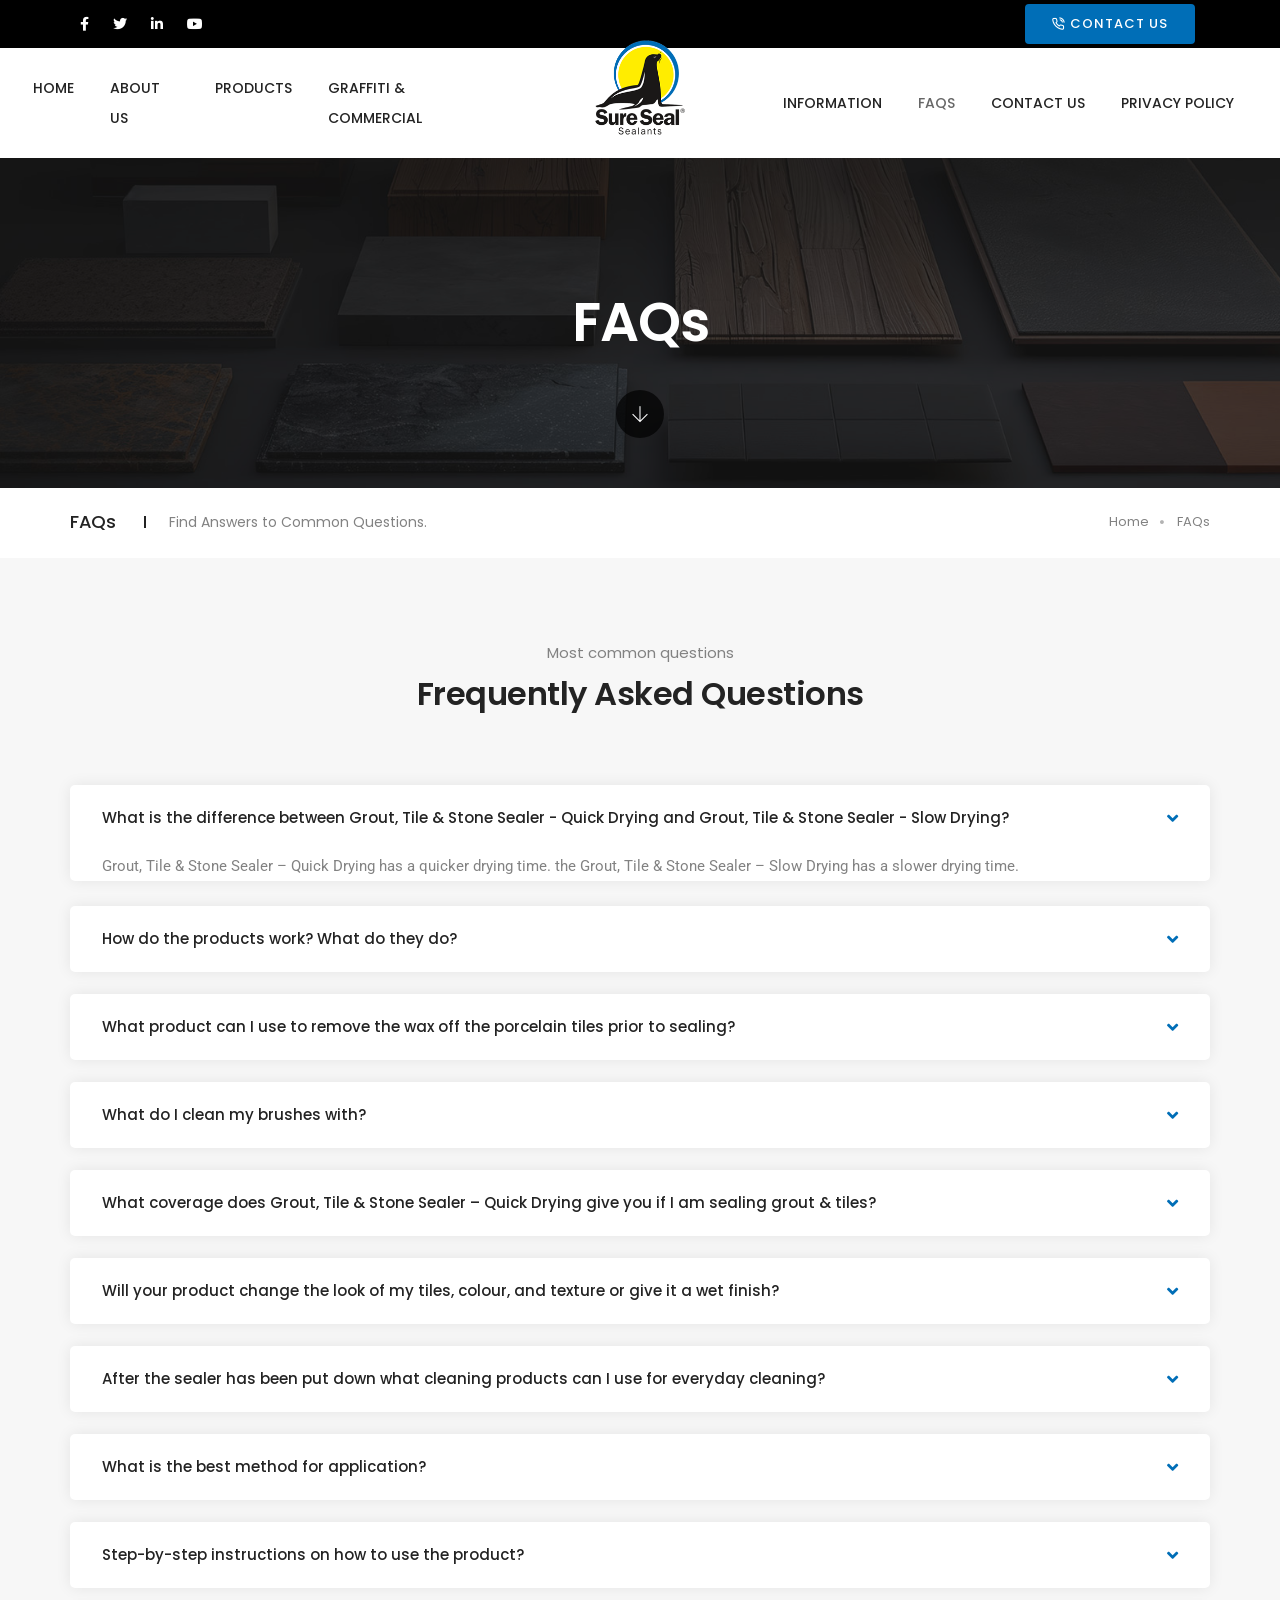
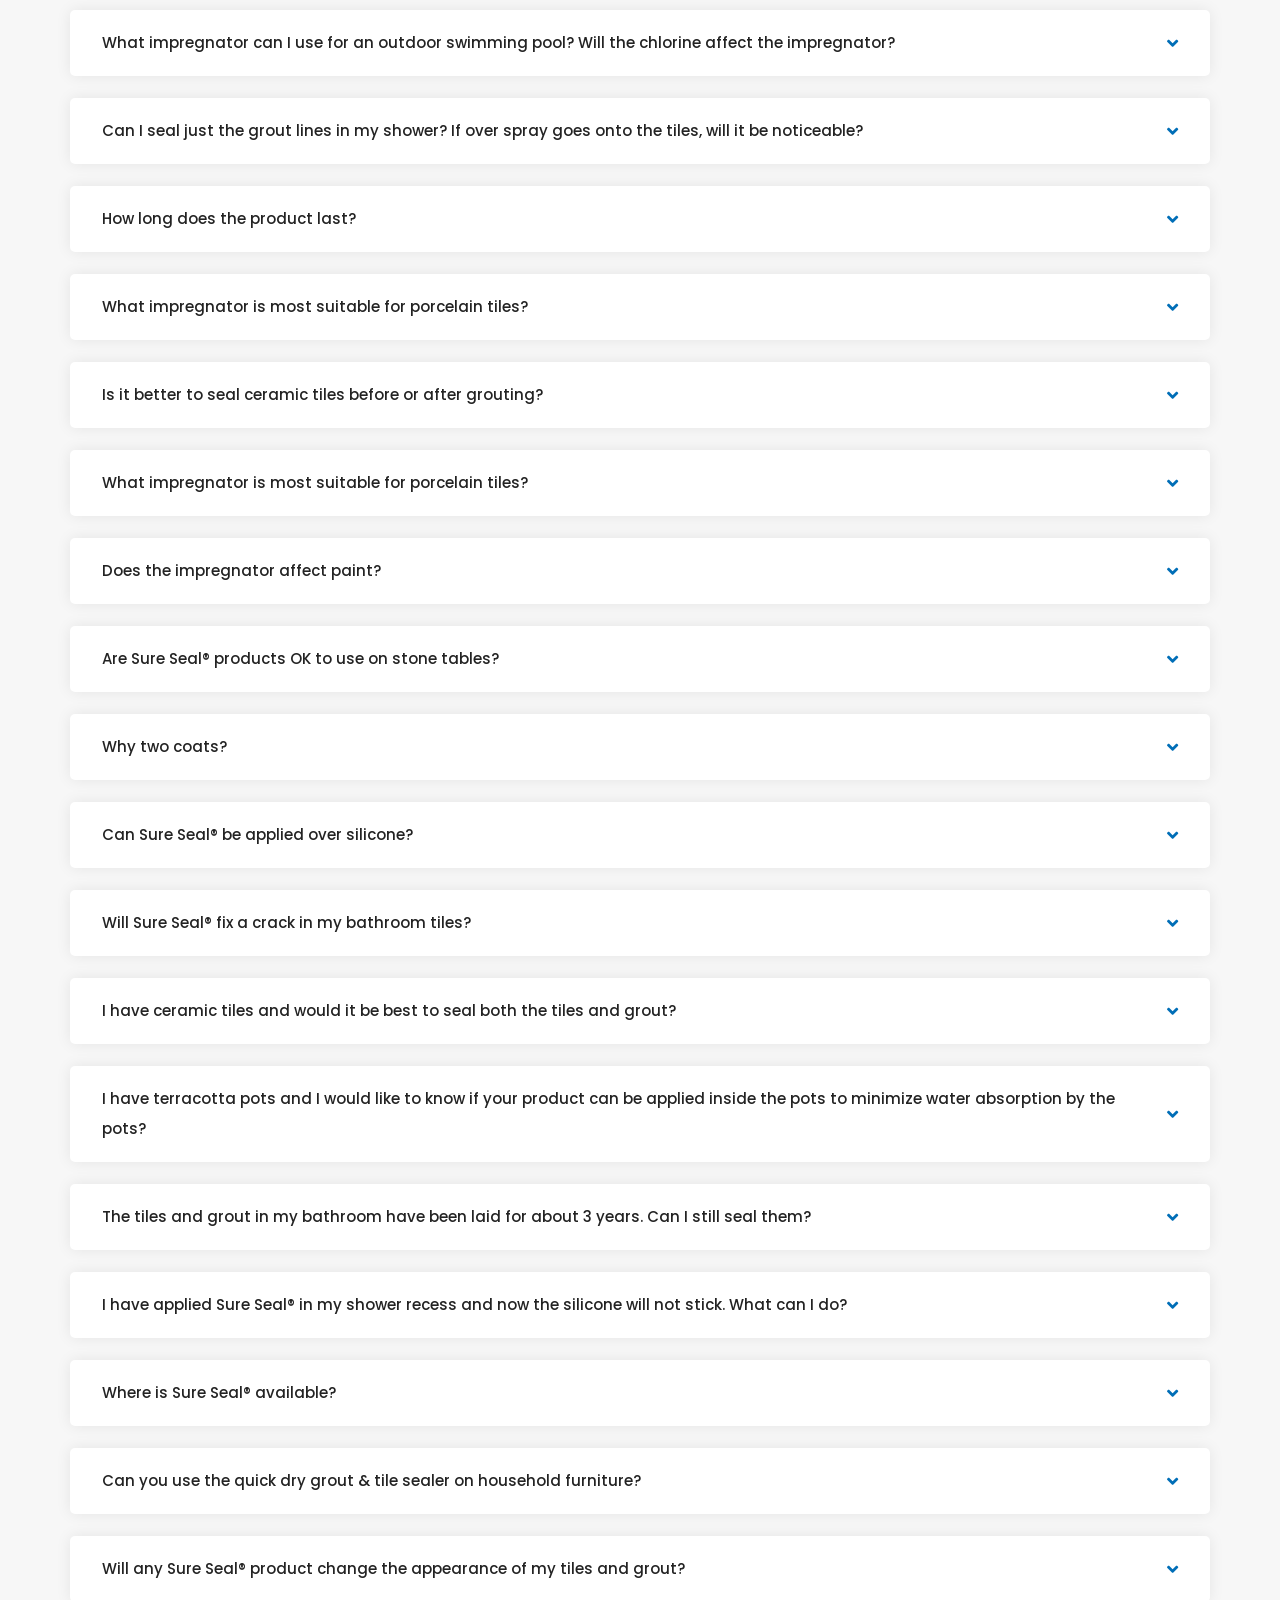
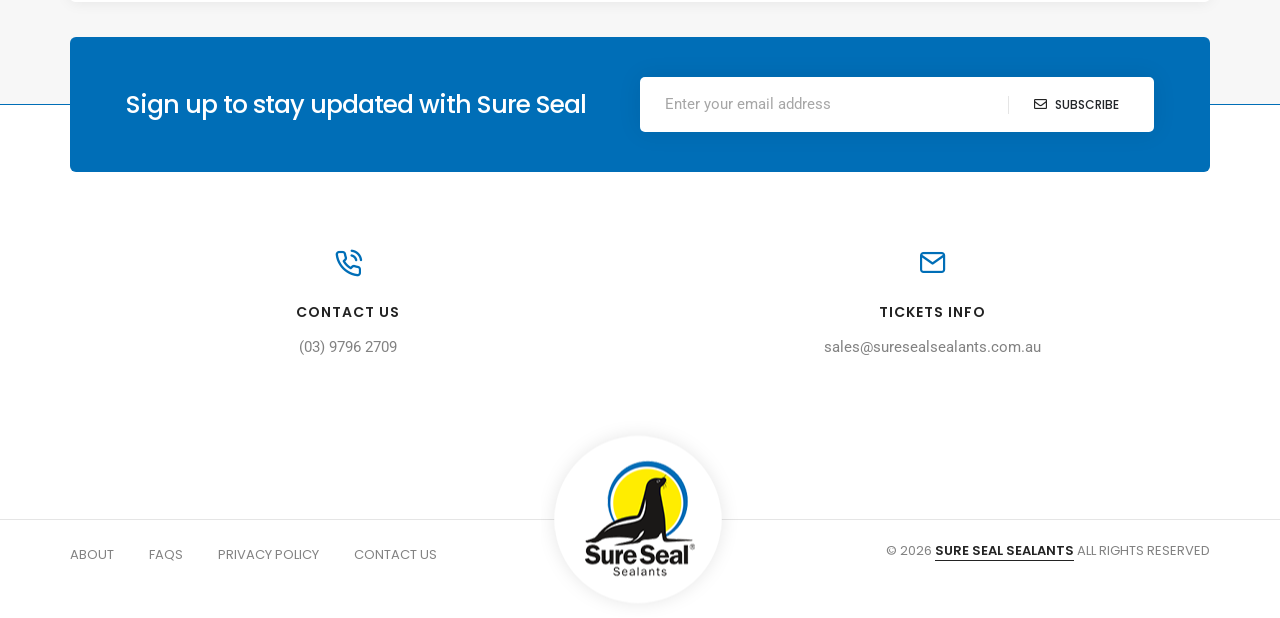
<file: faq.html>
<!DOCTYPE html>
<html class="no-js" lang="en">

<head>
    <!-- Google tag (gtag.js) --> 
 <script async src="https://www.googletagmanager.com/gtag/js?id=G-25EXJHK6M9"></script>
 <script> window.dataLayer = window.dataLayer || []; function gtag(){dataLayer.push(arguments);} gtag('js', new Date()); gtag('config', 'G-25EXJHK6M9'); </script>
 
    <title>Sure Seal Sealants | Sure Seal has been established in Australia since 2002, manufacturing a superior line of impregnators, sealers &amp; cleaners for the protection of many surfaces, as well as state-of-the-art anti-graffiti products.</title>
    <meta charset="utf-8">
    <meta http-equiv="X-UA-Compatible" content="IE=edge">
    <meta name="author" content="Sure Seal Sealants">
    <meta name="viewport" content="width=device-width,initial-scale=1.0,maximum-scale=1">
    <meta name="description" content="Sure Seal has been established in Australia since 2002, manufacturing a superior line of impregnators, sealers &amp; cleaners for the protection of many surfaces, as well as state-of-the-art anti-graffiti products.">
    <!-- favicon icon -->
    <link rel="shortcut icon" href="public/img/logo/favicon.png">
    <link rel="apple-touch-icon" href="public/img/logo/favicon.png">
    <link rel="apple-touch-icon" sizes="72x72" href="public/img/logo/favicon.png">
    <link rel="apple-touch-icon" sizes="114x114" href="public/img/logo/favicon.png">
    <!-- style sheets and font icons  -->
    <link rel="stylesheet" type="text/css" href="public/css/font-icons.min.css">
    <link rel="stylesheet" type="text/css" href="public/css/theme-vendors.min.css">
    <link rel="stylesheet" type="text/css" href="public/css/style.css">
    <link rel="stylesheet" type="text/css" href="public/css/responsive.css">

</head>

<body data-mobile-nav-style="classic">


    <!-- start header -->
    <header class="header-with-topbar">
        <div class="top-bar navbar-light bg-black d-none d-md-block">
            <div class="container-lg nav-header-container">
                <div class="d-flex flex-wrap align-items-center justify-content-between">
                    <div class="col-12 col-md-3 header-social-icon d-none d-md-inline-block me-auto ps-lg-0 border-0">
                        <a href="https://www.facebook.com/" target="_blank"><i class="fa-brands fa-facebook-f"></i></a>
                        <a href="http://www.twitter.com" target="_blank"><i class="fa-brands fa-twitter"></i></a>
                        <a href="http://www.linkedin.com" target="_blank"><i class="fa-brands fa-linkedin-in"></i></a>
                        <a href="https://www.youtube.com/@suresealsealants1004" target="_blank"><i class="fa-brands fa-youtube"></i></a>
                    </div>

                    <div class="col-12 col-md-3 text-end d-none d-md-inline-block">
                                                 
                        <a href="tel:+0397962709" class="btn btn-fancy btn-large btn-fast-blue btn-round-edge no-margin-bottom button_menu"><i class="feather icon-feather-phone-call"></i> Contact Us</a>
                    </div>
                </div>
            </div>
        </div>
        <!-- start navigation -->
        <nav class="navbar navbar-expand-lg top-space navbar-light bg-white header-light fixed-top header-reverse-scroll menu-logo-center">
            <div class="container-fluid nav-header-container">
                <div class="col-6 px-lg-0 menu-logo">
                    <a class="navbar-brand" href="index.html">
                        <img src="public/img/logo/ss_sealnuts.png" class="default-logo" alt="">
                        <img src="public/img/logo/favicon.png" class="alt-logo" alt="">
                        <img src="public/img/logo/ss_sealnuts.png" class="mobile-logo" alt="">
                    </a>
                </div>
                <div class="col-auto col-lg-12 px-lg-0 menu-order">
                    <button class="navbar-toggler float-end" type="button" data-bs-toggle="collapse" data-bs-target="#navbarNav" aria-controls="navbarNav" aria-label="Toggle navigation">
                        <span class="navbar-toggler-line"></span>
                        <span class="navbar-toggler-line"></span>
                        <span class="navbar-toggler-line"></span>
                        <span class="navbar-toggler-line"></span>
                    </button>
                    <div class=" collapse navbar-collapse justify-content-between" id="navbarNav">
                        <ul class="navbar-nav alt-font navbar-left justify-content-end">
                            <li class="nav-item"><a href="index.html" class="nav-link text-uppercase">Home</a></li>
                            <li class="nav-item"><a href="about-us.html" class="nav-link text-uppercase">About US</a></li>
                            <li class="nav-item"><a href="products.html" class="nav-link text-uppercase">Products</a></li>
                            <li class="nav-item"><a href="graffiti-and-commercial.html" class="nav-link text-uppercase">Graffiti & Commercial</a></li>
                        </ul>
                        <ul class="navbar-nav alt-font navbar-right justify-content-start">
                            
                            <li class="nav-item dropdown simple-dropdown">
                                <a href="faq.html#" class="nav-link text-uppercase">Information</a>
                                <i class="fa fa-angle-down dropdown-toggle" data-bs-toggle="dropdown" aria-hidden="true"></i>
                                <ul class="dropdown-menu" role="menu">
                                    
                                    <li class="dropdown"><a href="product-selector.html">Product Selector</a></li>
                                    
                                    <li class="dropdown"><a href="how-do-i-use-the-product.html">How to Use Products</a></li>
                                    
                                </ul>
                            </li>
                            <li class="nav-item"><a href="faq.html" class="nav-link text-uppercase">Faqs</a></li>
                            <li class="nav-item"><a href="contact.html" class="nav-link text-uppercase">Contact Us</a></li>
                            <li class="nav-item"><a href="privacy-policy.html" class="nav-link text-uppercase">Privacy Policy</a></li>
                        </ul>
                    </div>
                </div>
            </div>
        </nav>
        <!-- end navigation -->
    </header>
    <!-- end header -->

<section class="parallax padding-40px-tb main_bread_cumb" data-parallax-background-ratio="0.5"
    style="background-image:url('public/img/banner.jpg');">
    <div class="opacity-extra-medium bg-extra-dark-gray"></div>
    <div class="container">
        <div class="row align-items-stretch justify-content-center small-screen">
            <div class="col-12 position-relative page-title-extra-small text-center d-flex align-items-center justify-content-center flex-column">
                <h2 class="text-white alt-font font-weight-600 w-55 md-w-65 sm-w-80 center-col xs-w-100 letter-spacing-minus-1px line-height-50 sm-line-height-45 xs-line-height-30 no-margin-bottom">FAQs</h2>
            </div>
            <div class="down-section text-center">
                <a href="faq.html#about" class="section-link">
                    <i class="ti-arrow-down icon-extra-small text-white bg-transparent-black padding-15px-all xs-padding-10px-all border-radius-100"></i>
                </a>
            </div>
        </div>
    </div>
</section>
<section class="padding-20px-tb sm-padding-30px-tb page-title-small">
    <div class="container">
        <div class="row align-items-center justify-content-center">
            <div class="col-xl-8 col-lg-6 text-center text-lg-start">
                <h1 class="alt-font text-extra-dark-gray font-weight-500 no-margin-bottom d-inline-block">FAQs</h1>
                <span class="alt-font text-medium d-block d-md-inline-block sm-margin-5px-top">Find Answers to Common Questions.</span>
            </div>
            <div class="col-xl-4 col-lg-6 text-center text-lg-end breadcrumb justify-content-center justify-content-lg-end text-small alt-font md-margin-15px-top">
                <ul>
                    <li><a href="index.html">Home</a></li>
                    <li>FAQs</li>
                </ul>
            </div>
        </div>
    </div>
</section>

<section class="bg-light-gray">
    <div class="container">
        <div class="row">
            <div class="col-12 text-center margin-5-rem-bottom">
                <span class="d-block alt-font margin-5px-bottom">Most common questions</span>
                <h5 class="alt-font text-extra-dark-gray font-weight-600 mb-0">Frequently Asked Questions</h5>
            </div>

            <div class="col-12 col-lg-12 md-margin-50px-bottom sm-margin-30px-bottom wow animate__fadeIn">
                <div class="panel-group accordion-event accordion-style-03" id="accordion2" data-active-icon="fa-angle-down" data-inactive-icon="fa-angle-right">
                   
                                                                        <div class="panel bg-white box-shadow-small border-radius-5px">
                                <div class="panel-heading active-accordion">
                                    <a class="accordion-toggle " data-bs-toggle="collapse"
                                    data-bs-parent="#accordion2"
                                    href="faq.html#collapse3" aria-expanded="true">
                                        <div class="panel-title">
                                            <span class="alt-font text-extra-dark-gray d-inline-block font-weight-500">
                                                What is the difference between Grout, Tile &amp; Stone Sealer - Quick Drying and Grout, Tile &amp; Stone Sealer - Slow Drying?
                                            </span>
                                            <i class="indicator fas fa-angle-down text-fast-blue icon-extra-small"></i>
                                        </div>
                                    </a>
                                </div>
                                <div id="collapse3"
                                    class="panel-collapse collapse show"
                                    data-bs-parent="#accordion2">
                                    
                                        <p>Grout, Tile &amp; Stone Sealer &ndash; Quick Drying has a quicker drying time. the Grout, Tile &amp; Stone Sealer &ndash; Slow Drying has a slower drying time.</p>
                                    
                                </div>
                            </div>
                                                    <div class="panel bg-white box-shadow-small border-radius-5px">
                                <div class="panel-heading ">
                                    <a class="accordion-toggle collapsed" data-bs-toggle="collapse"
                                    data-bs-parent="#accordion2"
                                    href="faq.html#collapse4" aria-expanded="false">
                                        <div class="panel-title">
                                            <span class="alt-font text-extra-dark-gray d-inline-block font-weight-500">
                                                How do the products work? What do they do?
                                            </span>
                                            <i class="indicator fas fa-angle-down text-fast-blue icon-extra-small"></i>
                                        </div>
                                    </a>
                                </div>
                                <div id="collapse4"
                                    class="panel-collapse collapse "
                                    data-bs-parent="#accordion2">
                                    
                                        <div class="panel-body">The sealers are &ldquo;impregnators&rdquo; that penetrate into the tiles and&nbsp;The sealers are &ldquo;impregnators&rdquo; that penetrate into the tiles and They also help stop soiling. The impregnators are not coatings, so there is no film or&nbsp;membrane on the surface of the tiles or grout; therefore, the impregnators will not&nbsp;scratch, peel or flake off.</div>
                                    
                                </div>
                            </div>
                                                    <div class="panel bg-white box-shadow-small border-radius-5px">
                                <div class="panel-heading ">
                                    <a class="accordion-toggle collapsed" data-bs-toggle="collapse"
                                    data-bs-parent="#accordion2"
                                    href="faq.html#collapse5" aria-expanded="false">
                                        <div class="panel-title">
                                            <span class="alt-font text-extra-dark-gray d-inline-block font-weight-500">
                                                What  product can I use to remove the wax off the porcelain tiles prior to sealing?
                                            </span>
                                            <i class="indicator fas fa-angle-down text-fast-blue icon-extra-small"></i>
                                        </div>
                                    </a>
                                </div>
                                <div id="collapse5"
                                    class="panel-collapse collapse "
                                    data-bs-parent="#accordion2">
                                    
                                        <div class="panel-body">To remove wax the best product to use is Sure Clean Porcelain&nbsp;Cleaner which is designed to dissolve wax and grout residue from tiles.</div>
                                    
                                </div>
                            </div>
                                                    <div class="panel bg-white box-shadow-small border-radius-5px">
                                <div class="panel-heading ">
                                    <a class="accordion-toggle collapsed" data-bs-toggle="collapse"
                                    data-bs-parent="#accordion2"
                                    href="faq.html#collapse6" aria-expanded="false">
                                        <div class="panel-title">
                                            <span class="alt-font text-extra-dark-gray d-inline-block font-weight-500">
                                                What do I clean my brushes with?
                                            </span>
                                            <i class="indicator fas fa-angle-down text-fast-blue icon-extra-small"></i>
                                        </div>
                                    </a>
                                </div>
                                <div id="collapse6"
                                    class="panel-collapse collapse "
                                    data-bs-parent="#accordion2">
                                    
                                        <div class="panel-body">If using the Grout, Tile &amp; Stone Sealer &ndash; Quick Drying or Grout,&nbsp;Tile &amp; Stone Sealer &ndash; Slow Drying, clean your brushes with turps followed by rinsing in&nbsp;warm, soapy water. If using the water-based sealers, warm soapy water is all that is&nbsp;needed.</div>
                                    
                                </div>
                            </div>
                                                    <div class="panel bg-white box-shadow-small border-radius-5px">
                                <div class="panel-heading ">
                                    <a class="accordion-toggle collapsed" data-bs-toggle="collapse"
                                    data-bs-parent="#accordion2"
                                    href="faq.html#collapse7" aria-expanded="false">
                                        <div class="panel-title">
                                            <span class="alt-font text-extra-dark-gray d-inline-block font-weight-500">
                                                What coverage does Grout, Tile &amp; Stone Sealer – Quick Drying give you if I am sealing  grout &amp; tiles?
                                            </span>
                                            <i class="indicator fas fa-angle-down text-fast-blue icon-extra-small"></i>
                                        </div>
                                    </a>
                                </div>
                                <div id="collapse7"
                                    class="panel-collapse collapse "
                                    data-bs-parent="#accordion2">
                                    
                                        <div class="panel-body">1 litre of Grout, Tile &amp; Stone Sealer &ndash; Quick Drying can cover up&nbsp;to 40 square metres, depending on the method of application and the porosity of the&nbsp;tiles and grout.</div>
                                    
                                </div>
                            </div>
                                                    <div class="panel bg-white box-shadow-small border-radius-5px">
                                <div class="panel-heading ">
                                    <a class="accordion-toggle collapsed" data-bs-toggle="collapse"
                                    data-bs-parent="#accordion2"
                                    href="faq.html#collapse8" aria-expanded="false">
                                        <div class="panel-title">
                                            <span class="alt-font text-extra-dark-gray d-inline-block font-weight-500">
                                                Will  your product change the look of my tiles, colour, and texture or give it a wet  finish?
                                            </span>
                                            <i class="indicator fas fa-angle-down text-fast-blue icon-extra-small"></i>
                                        </div>
                                    </a>
                                </div>
                                <div id="collapse8"
                                    class="panel-collapse collapse "
                                    data-bs-parent="#accordion2">
                                    
                                        <div class="panel-body">No. It dries invisible and will not change the appearance or&nbsp;texture of the tiles.</div>
                                    
                                </div>
                            </div>
                                                    <div class="panel bg-white box-shadow-small border-radius-5px">
                                <div class="panel-heading ">
                                    <a class="accordion-toggle collapsed" data-bs-toggle="collapse"
                                    data-bs-parent="#accordion2"
                                    href="faq.html#collapse9" aria-expanded="false">
                                        <div class="panel-title">
                                            <span class="alt-font text-extra-dark-gray d-inline-block font-weight-500">
                                                After  the sealer has been put down what cleaning products can I use for everyday cleaning?
                                            </span>
                                            <i class="indicator fas fa-angle-down text-fast-blue icon-extra-small"></i>
                                        </div>
                                    </a>
                                </div>
                                <div id="collapse9"
                                    class="panel-collapse collapse "
                                    data-bs-parent="#accordion2">
                                    
                                        <div class="panel-body">Use non-acidic cleaners or a light cleaner like dishwashing liquid&nbsp;or just plain water. Use a damp mop or cloth. There is no need to use harsh detergents,&nbsp;or cleaners containing chlorine or abrasive material.</div>
                                    
                                </div>
                            </div>
                                                    <div class="panel bg-white box-shadow-small border-radius-5px">
                                <div class="panel-heading ">
                                    <a class="accordion-toggle collapsed" data-bs-toggle="collapse"
                                    data-bs-parent="#accordion2"
                                    href="faq.html#collapse10" aria-expanded="false">
                                        <div class="panel-title">
                                            <span class="alt-font text-extra-dark-gray d-inline-block font-weight-500">
                                                What is   the best method for application?
                                            </span>
                                            <i class="indicator fas fa-angle-down text-fast-blue icon-extra-small"></i>
                                        </div>
                                    </a>
                                </div>
                                <div id="collapse10"
                                    class="panel-collapse collapse "
                                    data-bs-parent="#accordion2">
                                    
                                        <div class="panel-body">You can apply the product with a lamb&rsquo;s wool applicator, paint&nbsp;brush, roller, mop etc. Whatever suits you best!</div>
                                    
                                </div>
                            </div>
                                                    <div class="panel bg-white box-shadow-small border-radius-5px">
                                <div class="panel-heading ">
                                    <a class="accordion-toggle collapsed" data-bs-toggle="collapse"
                                    data-bs-parent="#accordion2"
                                    href="faq.html#collapse11" aria-expanded="false">
                                        <div class="panel-title">
                                            <span class="alt-font text-extra-dark-gray d-inline-block font-weight-500">
                                                Step-by-step  instructions on how to use the product?
                                            </span>
                                            <i class="indicator fas fa-angle-down text-fast-blue icon-extra-small"></i>
                                        </div>
                                    </a>
                                </div>
                                <div id="collapse11"
                                    class="panel-collapse collapse "
                                    data-bs-parent="#accordion2">
                                    
                                        <div class="panel-body">The surface you want to seal has to be thoroughly cleaned. If you&nbsp;are using Grout, Tile &amp; Stone Sealer &ndash; Slow Drying, apply the first coat. When dry,&nbsp;apply the second coat and buff before it dries. The first coat may take up to five hours&nbsp;to dry. If using Grout, Tile &amp; Stone Sealer &ndash; Quick Drying, apply one coat. Wait up to&nbsp;sixty minutes and apply the second coat. Buff the area before it dries. A lambswool&nbsp;applicator or buffing pad is best to use depending upon the size of the area.</div>
                                    
                                </div>
                            </div>
                                                    <div class="panel bg-white box-shadow-small border-radius-5px">
                                <div class="panel-heading ">
                                    <a class="accordion-toggle collapsed" data-bs-toggle="collapse"
                                    data-bs-parent="#accordion2"
                                    href="faq.html#collapse12" aria-expanded="false">
                                        <div class="panel-title">
                                            <span class="alt-font text-extra-dark-gray d-inline-block font-weight-500">
                                                What  impregnator can I use for an outdoor swimming pool? Will the chlorine affect the  impregnator?
                                            </span>
                                            <i class="indicator fas fa-angle-down text-fast-blue icon-extra-small"></i>
                                        </div>
                                    </a>
                                </div>
                                <div id="collapse12"
                                    class="panel-collapse collapse "
                                    data-bs-parent="#accordion2">
                                    
                                        <div class="panel-body">Any of our products will do the job. However, for a swimming pool&nbsp;area, I would recommend you use the Grout, Tile &amp; Stone Sealer &ndash; Quick Drying or the&nbsp;24/7 Plus Stone &amp; Concrete Sealer. Neither chlorine nor saltwater will affect the&nbsp;longevity of our products.</div>
                                    
                                </div>
                            </div>
                                                    <div class="panel bg-white box-shadow-small border-radius-5px">
                                <div class="panel-heading ">
                                    <a class="accordion-toggle collapsed" data-bs-toggle="collapse"
                                    data-bs-parent="#accordion2"
                                    href="faq.html#collapse13" aria-expanded="false">
                                        <div class="panel-title">
                                            <span class="alt-font text-extra-dark-gray d-inline-block font-weight-500">
                                                Can I seal just the grout lines in my shower? If over spray goes onto the tiles, will  it be noticeable?
                                            </span>
                                            <i class="indicator fas fa-angle-down text-fast-blue icon-extra-small"></i>
                                        </div>
                                    </a>
                                </div>
                                <div id="collapse13"
                                    class="panel-collapse collapse "
                                    data-bs-parent="#accordion2">
                                    
                                        <div class="panel-body">Yes, you can seal just the grout lines. We recommend using the&nbsp;Grout, Tile &amp; Stone Sealer &ndash; Quick Drying Aerosol. As for the over spray, the sealer&nbsp;dries clear and will not be noticeable.</div>
                                    
                                </div>
                            </div>
                                                    <div class="panel bg-white box-shadow-small border-radius-5px">
                                <div class="panel-heading ">
                                    <a class="accordion-toggle collapsed" data-bs-toggle="collapse"
                                    data-bs-parent="#accordion2"
                                    href="faq.html#collapse14" aria-expanded="false">
                                        <div class="panel-title">
                                            <span class="alt-font text-extra-dark-gray d-inline-block font-weight-500">
                                                How long  does the product last?
                                            </span>
                                            <i class="indicator fas fa-angle-down text-fast-blue icon-extra-small"></i>
                                        </div>
                                    </a>
                                </div>
                                <div id="collapse14"
                                    class="panel-collapse collapse "
                                    data-bs-parent="#accordion2">
                                    
                                        <div class="panel-body">It will last a lifetime on vertical surfaces. On floors, etc., it&nbsp;will last for years. However, on heavy walkway areas or heavily used areas such as&nbsp;shower recesses, the areas should be checked yearly and re-sealed if necessary.</div>
                                    
                                </div>
                            </div>
                                                    <div class="panel bg-white box-shadow-small border-radius-5px">
                                <div class="panel-heading ">
                                    <a class="accordion-toggle collapsed" data-bs-toggle="collapse"
                                    data-bs-parent="#accordion2"
                                    href="faq.html#collapse15" aria-expanded="false">
                                        <div class="panel-title">
                                            <span class="alt-font text-extra-dark-gray d-inline-block font-weight-500">
                                                What impregnator is most suitable for porcelain tiles?
                                            </span>
                                            <i class="indicator fas fa-angle-down text-fast-blue icon-extra-small"></i>
                                        </div>
                                    </a>
                                </div>
                                <div id="collapse15"
                                    class="panel-collapse collapse "
                                    data-bs-parent="#accordion2">
                                    
                                        <div class="panel-body">Take your pick! You can use our Grout, Tile &amp; Stone Sealer &ndash; Slow&nbsp;Drying or our 24/7 Plus Stone &amp; Concrete Sealer. Because both these products are slower&nbsp;drying, they will provide better penetration on dense surfaces.</div>
                                    
                                </div>
                            </div>
                                                    <div class="panel bg-white box-shadow-small border-radius-5px">
                                <div class="panel-heading ">
                                    <a class="accordion-toggle collapsed" data-bs-toggle="collapse"
                                    data-bs-parent="#accordion2"
                                    href="faq.html#collapse18" aria-expanded="false">
                                        <div class="panel-title">
                                            <span class="alt-font text-extra-dark-gray d-inline-block font-weight-500">
                                                Is it  better to seal ceramic tiles before or after grouting?
                                            </span>
                                            <i class="indicator fas fa-angle-down text-fast-blue icon-extra-small"></i>
                                        </div>
                                    </a>
                                </div>
                                <div id="collapse18"
                                    class="panel-collapse collapse "
                                    data-bs-parent="#accordion2">
                                    
                                        <div class="panel-body">
<p>There are two different types of ceramic tiles-glazed and unglazed. Sealing of glazed&nbsp; ceramic tiles is not necessary as they are non-porous. The only thing that needs to&nbsp;be sealed in that case is the grout line which you would do after the tiles are&nbsp;laid.</p>

<p>In the instance of non-glazed ceramic tiles, or any other type of tile or stone, youcan use Sure Seal&reg; prior to grouting as a grout release and after grouting to&nbsp; complete the sealing process. A light spray on the tiles prior to grouting&nbsp;facilitates easier cleanup of grout and prevents grout stains on the tiles. After&nbsp;tiles are laid and grouting is finished, an additional application of Sure Seal&reg;&nbsp;should be done per can instructions on the tiles and grout lines.</p>
</div>
                                    
                                </div>
                            </div>
                                                    <div class="panel bg-white box-shadow-small border-radius-5px">
                                <div class="panel-heading ">
                                    <a class="accordion-toggle collapsed" data-bs-toggle="collapse"
                                    data-bs-parent="#accordion2"
                                    href="faq.html#collapse19" aria-expanded="false">
                                        <div class="panel-title">
                                            <span class="alt-font text-extra-dark-gray d-inline-block font-weight-500">
                                                What  impregnator is most suitable for porcelain tiles?
                                            </span>
                                            <i class="indicator fas fa-angle-down text-fast-blue icon-extra-small"></i>
                                        </div>
                                    </a>
                                </div>
                                <div id="collapse19"
                                    class="panel-collapse collapse "
                                    data-bs-parent="#accordion2">
                                    
                                        <div class="panel-body">
<p>Take your pick! You can use our Grout, Tile &amp; Stone Sealer &ndash;&nbsp;Slow Drying or our 24/7 Plus Stone &amp; Concrete Sealer. Because both these products&nbsp;are slower drying, they will provide better penetration on dense surfaces.</p>
</div>
                                    
                                </div>
                            </div>
                                                    <div class="panel bg-white box-shadow-small border-radius-5px">
                                <div class="panel-heading ">
                                    <a class="accordion-toggle collapsed" data-bs-toggle="collapse"
                                    data-bs-parent="#accordion2"
                                    href="faq.html#collapse20" aria-expanded="false">
                                        <div class="panel-title">
                                            <span class="alt-font text-extra-dark-gray d-inline-block font-weight-500">
                                                Does the impregnator affect paint?
                                            </span>
                                            <i class="indicator fas fa-angle-down text-fast-blue icon-extra-small"></i>
                                        </div>
                                    </a>
                                </div>
                                <div id="collapse20"
                                    class="panel-collapse collapse "
                                    data-bs-parent="#accordion2">
                                    
                                        <div class="panel-body">
<p>Our Grout, Tile &amp; Stone Sealer &ndash; Quick Drying Aerosol will not affect paint, because it is such a fine spray and quick drying. If using liquid Grout, Tile &amp; Stone Sealer &ndash; Quick Drying or Grout, Tile &amp; Stone Sealer &ndash; Slow Drying, it is best to cover up the painted areas prior to sealing. Clean off any overspray immediately with a damp sponge or cloth.</p>
</div>
                                    
                                </div>
                            </div>
                                                    <div class="panel bg-white box-shadow-small border-radius-5px">
                                <div class="panel-heading ">
                                    <a class="accordion-toggle collapsed" data-bs-toggle="collapse"
                                    data-bs-parent="#accordion2"
                                    href="faq.html#collapse21" aria-expanded="false">
                                        <div class="panel-title">
                                            <span class="alt-font text-extra-dark-gray d-inline-block font-weight-500">
                                                Are Sure Seal® products OK to use on stone tables?
                                            </span>
                                            <i class="indicator fas fa-angle-down text-fast-blue icon-extra-small"></i>
                                        </div>
                                    </a>
                                </div>
                                <div id="collapse21"
                                    class="panel-collapse collapse "
                                    data-bs-parent="#accordion2">
                                    
                                        <div class="panel-body">
<p>Yes, any of the Sure Seal products can be used to seal stone tables and benchtops.</p>
</div>
                                    
                                </div>
                            </div>
                                                    <div class="panel bg-white box-shadow-small border-radius-5px">
                                <div class="panel-heading ">
                                    <a class="accordion-toggle collapsed" data-bs-toggle="collapse"
                                    data-bs-parent="#accordion2"
                                    href="faq.html#collapse22" aria-expanded="false">
                                        <div class="panel-title">
                                            <span class="alt-font text-extra-dark-gray d-inline-block font-weight-500">
                                                Why two coats?
                                            </span>
                                            <i class="indicator fas fa-angle-down text-fast-blue icon-extra-small"></i>
                                        </div>
                                    </a>
                                </div>
                                <div id="collapse22"
                                    class="panel-collapse collapse "
                                    data-bs-parent="#accordion2">
                                    
                                        <div class="panel-body">
<p>Sure Seal&reg; products are invisible once they dry on the surface; therefore, we recommend application of two coats in case an area was missed when applying the first coat.</p>
</div>
                                    
                                </div>
                            </div>
                                                    <div class="panel bg-white box-shadow-small border-radius-5px">
                                <div class="panel-heading ">
                                    <a class="accordion-toggle collapsed" data-bs-toggle="collapse"
                                    data-bs-parent="#accordion2"
                                    href="faq.html#collapse23" aria-expanded="false">
                                        <div class="panel-title">
                                            <span class="alt-font text-extra-dark-gray d-inline-block font-weight-500">
                                                Can Sure Seal® be applied over silicone?
                                            </span>
                                            <i class="indicator fas fa-angle-down text-fast-blue icon-extra-small"></i>
                                        </div>
                                    </a>
                                </div>
                                <div id="collapse23"
                                    class="panel-collapse collapse "
                                    data-bs-parent="#accordion2">
                                    
                                        <div class="panel-body">
<p>No! Sure Seal&reg; does not contain silicones. Both the Grout, Tile &amp; Stone Sealer &ndash; Quick Drying and the Grout, Tile &amp; Stone Sealer &ndash; Slow Drying, are solvent-based products. We also have water-based products called 24/7 Plus Stone &amp; Concrete Sealer, Ezy-As 1,2,3 and Premium Plus Sealer.</p>
</div>
                                    
                                </div>
                            </div>
                                                    <div class="panel bg-white box-shadow-small border-radius-5px">
                                <div class="panel-heading ">
                                    <a class="accordion-toggle collapsed" data-bs-toggle="collapse"
                                    data-bs-parent="#accordion2"
                                    href="faq.html#collapse24" aria-expanded="false">
                                        <div class="panel-title">
                                            <span class="alt-font text-extra-dark-gray d-inline-block font-weight-500">
                                                Will Sure Seal® fix a crack in my bathroom tiles?
                                            </span>
                                            <i class="indicator fas fa-angle-down text-fast-blue icon-extra-small"></i>
                                        </div>
                                    </a>
                                </div>
                                <div id="collapse24"
                                    class="panel-collapse collapse "
                                    data-bs-parent="#accordion2">
                                    
                                        <div class="panel-body">
<p>No! Sure Seal&reg; will not seal the crack in the bathroom tile. Sure Seal&reg; does not act like filler, but it will seal fine line cracks.</p>
</div>
                                    
                                </div>
                            </div>
                                                    <div class="panel bg-white box-shadow-small border-radius-5px">
                                <div class="panel-heading ">
                                    <a class="accordion-toggle collapsed" data-bs-toggle="collapse"
                                    data-bs-parent="#accordion2"
                                    href="faq.html#collapse25" aria-expanded="false">
                                        <div class="panel-title">
                                            <span class="alt-font text-extra-dark-gray d-inline-block font-weight-500">
                                                I have ceramic tiles and would it be best to seal both the tiles and grout?
                                            </span>
                                            <i class="indicator fas fa-angle-down text-fast-blue icon-extra-small"></i>
                                        </div>
                                    </a>
                                </div>
                                <div id="collapse25"
                                    class="panel-collapse collapse "
                                    data-bs-parent="#accordion2">
                                    
                                        <div class="panel-body">
<p>If they are glazed ceramic tiles, they are not porous and do not require sealing. If they are unglazed ceramic tiles, they do need to be sealed. In both cases, we recommend that you seal the grout lines between the tiles. Use either the Grout, Tile &amp; Stone Sealer &ndash; Quick Drying Aerosol or the Grout, Tile &amp; Stone Sealer &ndash; Quick Drying Liquid. Any overspray to the surrounding glazed ceramic tiles is not a problem as Sure Seal&reg; dries invisible. It will also help keep the tiles cleaner for easier maintenance.</p>
</div>
                                    
                                </div>
                            </div>
                                                    <div class="panel bg-white box-shadow-small border-radius-5px">
                                <div class="panel-heading ">
                                    <a class="accordion-toggle collapsed" data-bs-toggle="collapse"
                                    data-bs-parent="#accordion2"
                                    href="faq.html#collapse26" aria-expanded="false">
                                        <div class="panel-title">
                                            <span class="alt-font text-extra-dark-gray d-inline-block font-weight-500">
                                                I have terracotta pots and I would like to know if your product can be applied inside the pots to minimize water absorption by the pots?
                                            </span>
                                            <i class="indicator fas fa-angle-down text-fast-blue icon-extra-small"></i>
                                        </div>
                                    </a>
                                </div>
                                <div id="collapse26"
                                    class="panel-collapse collapse "
                                    data-bs-parent="#accordion2">
                                    
                                        <div class="panel-body">
<p>Yes! You can spray the inside of your terracotta pots to help minimize water absorption. Use the Grout, Tile &amp; Stone Sealer &ndash; Quick Drying aerosol or the 24/7 Plus Stone &amp; Concrete Sealer applied with a brush.</p>
</div>
                                    
                                </div>
                            </div>
                                                    <div class="panel bg-white box-shadow-small border-radius-5px">
                                <div class="panel-heading ">
                                    <a class="accordion-toggle collapsed" data-bs-toggle="collapse"
                                    data-bs-parent="#accordion2"
                                    href="faq.html#collapse27" aria-expanded="false">
                                        <div class="panel-title">
                                            <span class="alt-font text-extra-dark-gray d-inline-block font-weight-500">
                                                The tiles and grout in my bathroom have been laid for about 3 years. Can I still seal them?
                                            </span>
                                            <i class="indicator fas fa-angle-down text-fast-blue icon-extra-small"></i>
                                        </div>
                                    </a>
                                </div>
                                <div id="collapse27"
                                    class="panel-collapse collapse "
                                    data-bs-parent="#accordion2">
                                    
                                        <div class="panel-body">
<p>Yes! You can still seal your tiles and grout in your bathroom. You will need to clean your bathroom to remove any soap scum or mildew that has already formed in your bathroom. If you are using a strong harsh cleaning agent we recommend that you rinse the area down with water thoroughly to remove any residue from the cleaning agent. Once this has been completed, you can seal your bathroom with our Grout, Tile &amp; Stone Sealer &ndash; Quick Drying Aerosol, or use our Grout, Tile &amp; Stone Sealer &ndash; Quick Drying liquid. To help remove soap scum, use our Sure Clean cleaner. If removing mould and mildew, use household bleach.</p>
</div>
                                    
                                </div>
                            </div>
                                                    <div class="panel bg-white box-shadow-small border-radius-5px">
                                <div class="panel-heading ">
                                    <a class="accordion-toggle collapsed" data-bs-toggle="collapse"
                                    data-bs-parent="#accordion2"
                                    href="faq.html#collapse28" aria-expanded="false">
                                        <div class="panel-title">
                                            <span class="alt-font text-extra-dark-gray d-inline-block font-weight-500">
                                                I have applied Sure Seal® in my shower recess and now the silicone will not stick. What can I do?
                                            </span>
                                            <i class="indicator fas fa-angle-down text-fast-blue icon-extra-small"></i>
                                        </div>
                                    </a>
                                </div>
                                <div id="collapse28"
                                    class="panel-collapse collapse "
                                    data-bs-parent="#accordion2">
                                    
                                        <div class="panel-body">
<p>Most silicones are water-based products. They are used as fillers to fill gaps. Because they are mainly water based, they will not stick to a surface treated with Sure Seal&reg; The best way to do it, is to apply the silicone product first, then apply Sure Seal&reg; sealants over the top. If you have already sealed the area with Sure Seal&reg;, you will have to remove the sealer from the surface of the area first, before you can apply the silicone. First, you flush the area with turps. Then you flush the area with plenty of water and agitate with a scrubbing brush. Clean with a rag. Apply the silicone product to the cleaned surface and once the area is dry, you can then re-seal with Sure Seal&reg; quick drying aerosol or liquid product.</p>
</div>
                                    
                                </div>
                            </div>
                                                    <div class="panel bg-white box-shadow-small border-radius-5px">
                                <div class="panel-heading ">
                                    <a class="accordion-toggle collapsed" data-bs-toggle="collapse"
                                    data-bs-parent="#accordion2"
                                    href="faq.html#collapse29" aria-expanded="false">
                                        <div class="panel-title">
                                            <span class="alt-font text-extra-dark-gray d-inline-block font-weight-500">
                                                Where is Sure Seal® available?
                                            </span>
                                            <i class="indicator fas fa-angle-down text-fast-blue icon-extra-small"></i>
                                        </div>
                                    </a>
                                </div>
                                <div id="collapse29"
                                    class="panel-collapse collapse "
                                    data-bs-parent="#accordion2">
                                    
                                        <div class="panel-body">
<p>Our products are available in most major hardware and tile stores Australia wide. Click here to find your nearest Sure Seal&reg; supplier.</p>
</div>
                                    
                                </div>
                            </div>
                                                    <div class="panel bg-white box-shadow-small border-radius-5px">
                                <div class="panel-heading ">
                                    <a class="accordion-toggle collapsed" data-bs-toggle="collapse"
                                    data-bs-parent="#accordion2"
                                    href="faq.html#collapse30" aria-expanded="false">
                                        <div class="panel-title">
                                            <span class="alt-font text-extra-dark-gray d-inline-block font-weight-500">
                                                Can you use the quick dry grout &amp; tile sealer on household furniture?
                                            </span>
                                            <i class="indicator fas fa-angle-down text-fast-blue icon-extra-small"></i>
                                        </div>
                                    </a>
                                </div>
                                <div id="collapse30"
                                    class="panel-collapse collapse "
                                    data-bs-parent="#accordion2">
                                    
                                        <div class="panel-body">
<p>No! This is not recommended. You might try our Rug and Carpet Protector. Although specially formulated for heavy duty use on rugs and carpet, try a test area on an inconspicuous part of your fabric such as underneath the chair or lounge, etc. If it does not affect the texture or colour, it is safe to use. Overspray to wood or polished surfaces should be wiped clean with a wet sponge or rag. All our impregnator products are resistant to UV light.</p>
</div>
                                    
                                </div>
                            </div>
                                                    <div class="panel bg-white box-shadow-small border-radius-5px">
                                <div class="panel-heading ">
                                    <a class="accordion-toggle collapsed" data-bs-toggle="collapse"
                                    data-bs-parent="#accordion2"
                                    href="faq.html#collapse31" aria-expanded="false">
                                        <div class="panel-title">
                                            <span class="alt-font text-extra-dark-gray d-inline-block font-weight-500">
                                                Will any Sure Seal® product change the appearance of my tiles and grout?
                                            </span>
                                            <i class="indicator fas fa-angle-down text-fast-blue icon-extra-small"></i>
                                        </div>
                                    </a>
                                </div>
                                <div id="collapse31"
                                    class="panel-collapse collapse "
                                    data-bs-parent="#accordion2">
                                    
                                        <div class="panel-body">
<p>No! All Sure Seal&reg; products are penetrating sealers that seal the pores in tile and stone surfaces. They do not leave a residue on the surface, or need to be wiped off which you find when using acrylic or silicone-based products. They will not change the feel, texture or colour of the treated surface as they dry invisible. Sure Seal&reg; products are also resistant to UV light.</p>
</div>
                                    
                                </div>
                            </div>
                                                            </div>
            </div>
        </div>
    </div>
</section>


<!-- start section -->
<section class="overflow-visible newslette_footer bdr_top p-0" id="newsletter-form">
    <div class="container">
        <div class="row">
            <div class="col-12 overlap-section wow animate__flipInX" data-wow-delay="0.2s">
                <div class="bg-fast-blue border-radius-6px d-flex flex-column flex-lg-row align-items-center padding-40px-tb padding-4-rem-lr lg-padding-5-rem-lr xs-padding-2-rem-lr">
                    <h6 class="alt-font font-weight-500 text-white letter-spacing-minus-1px w-55 mb-lg-0 lg-w-50 md-w-100 text-center text-lg-start md-margin-30px-bottom xs-margin-20px-bottom">Sign up to stay updated with Sure Seal</h6>
                    <div class="newsletter-email position-relative w-55 lg-w-50 md-w-100">
                        <form action="https://suresealsealants.com.au/newsletters" method="post">
                            <input type="hidden" name="_token" value="dItDgNYUYt75Jnkw65iypUpK7hBC3iSL0mjkIxeo" autocomplete="off">                            <input class="border-radius-5px large-input border-0 box-shadow-extra-large bg-white m-0 required" name="email" placeholder="Enter your email address" type="email">
                            <!--<input type="hidden" name="redirect" value="">-->
                            
                            
                        
                            <button type="submit" class="btn btn-medium line-height-18px margin-10px-right border-left border-width-1px border-color-black-transparent xs-no-margin-right"><i class="far fa-envelope text-extra-dark-gray icon-very-small left-icon xs-no-margin-right"></i><span class="d-none d-sm-inline-block">subscribe</span></button>
                            <div class="form-results border-radius-5px position-absolute d-none"></div>
                        </form>
                    </div>
                </div>
            </div>
        </div>
    </div>
</section>
<!-- end section -->

<!-- start section -->
<section class="padding-5-half-rem-top footer_padding_contact">
    <div class="container">
        <div class="row row-cols-1 row-cols-lg-2 row-cols-sm-2">
            <!-- start feature box item -->
            <!--<div class="col text-center md-margin-40px-bottom last-paragraph-no-margin wow animate__fadeIn" data-wow-delay="0.1s">-->
            <!--    <i class="feather icon-feather-map-pin icon-small text-fast-blue margin-25px-bottom sm-margin-10px-bottom d-block"></i>-->
            <!--    <div class="text-extra-dark-gray text-uppercase text-medium font-weight-600 alt-font letter-spacing-1px margin-10px-bottom">Our Location</div>-->
            <!--    <p class="w-70 lg-w-100 md-w-60 sm-w-75 sm-margin-10px-bottom mx-auto">18 Barrier St. Fyshwick ACT2609, Australia</p>-->
            <!--</div>-->
            <!-- end feature box item -->
            <!-- start feature box item -->
            <div class="col text-center md-margin-40px-bottom last-paragraph-no-margin wow animate__fadeIn" data-wow-delay="0.2s">
                <i class="feather icon-feather-phone-call icon-small text-fast-blue margin-25px-bottom sm-margin-10px-bottom d-block"></i>
                <div class="text-extra-dark-gray text-uppercase text-medium font-weight-600 alt-font letter-spacing-1px margin-10px-bottom">Contact Us</div>
                <p class="w-70 lg-w-100 mb-2 sm-margin-10px-bottom mx-auto"><a href="tel:(03)97962709">(03) 9796 2709</a></p>
            </div>
            <!-- end feature box item -->
            <!-- start feature box item -->
            <div class="col text-center xs-margin-40px-bottom last-paragraph-no-margin wow animate__fadeIn" data-wow-delay="0.3s">
                <i class="feather icon-feather-mail icon-small text-fast-blue margin-25px-bottom sm-margin-10px-bottom d-block"></i>
                <div class="text-extra-dark-gray text-uppercase text-medium font-weight-600 alt-font letter-spacing-1px margin-10px-bottom">Tickets info</div>
                <p class="w-70 lg-w-100 sm-margin-10px-bottom mx-auto"><a href="mailto:sales@suresealsealants.com.au" class="text-fast-blue-hover">sales@suresealsealants.com.au</a></p>
            </div>
            <!-- end feature box item -->

        </div>
    </div>
</section>
<!-- end section -->
<!-- start section -->
<section class="overflow-visible position-relative py-0 wow animate__zoomIn">
    <a href="faq.html#"><img class="absolute-middle-center md-w-150px sm-w-100px" src="public/img/footer_logo.png" alt=""></a>
</section>
<!-- end section -->
<!-- start footer -->
<footer class="footer-restaurant footer-light padding-20px-tb border-top border-color-black-transparent md-padding-80px-top">
    <div class="container">
        <div class="row row-cols-1 row-cols-md-2 align-items-center">
            <div class="col sm-margin-15px-bottom">
                <ul class="alt-font footer-horizontal-link d-flex flex-column flex-sm-row justify-content-center justify-content-md-start text-center text-uppercase text-small">
                    <li><a href="about-us.html">About</a></li>
                    <li><a href="faq.html">FAQs</a></li>
                    <li><a href="privacy-policy.html">Privacy Policy</a></li>
                    <li><a href="contact.html">Contact US</a></li>
                </ul>
            </div>
            <div class="col text-center text-md-end last-paragraph-no-margin">
                <p class="alt-font mb-2 text-small text-uppercase">© 2026 <a href="index.html" target="_blank" class="text-decoration-line-bottom text-extra-dark-gray text-uppercase font-weight-600">Sure Seal Sealants</a> All Rights Reserved</p>
            </div>
        </div>
    </div>
</footer>
<!-- end footer -->

<!-- start scroll to top -->
<a class="scroll-top-arrow" href="javascript:void(0);"><i class="feather icon-feather-arrow-up"></i></a>
<!-- end scroll to top -->
<!-- javascript -->
<script type="text/javascript" src="public/js/jquery.min.js"></script>
<script type="text/javascript" src="public/js/theme-vendors.min.js"></script>
<script type="text/javascript" src="public/js/main.js"></script>




</body>

</html>
</file>
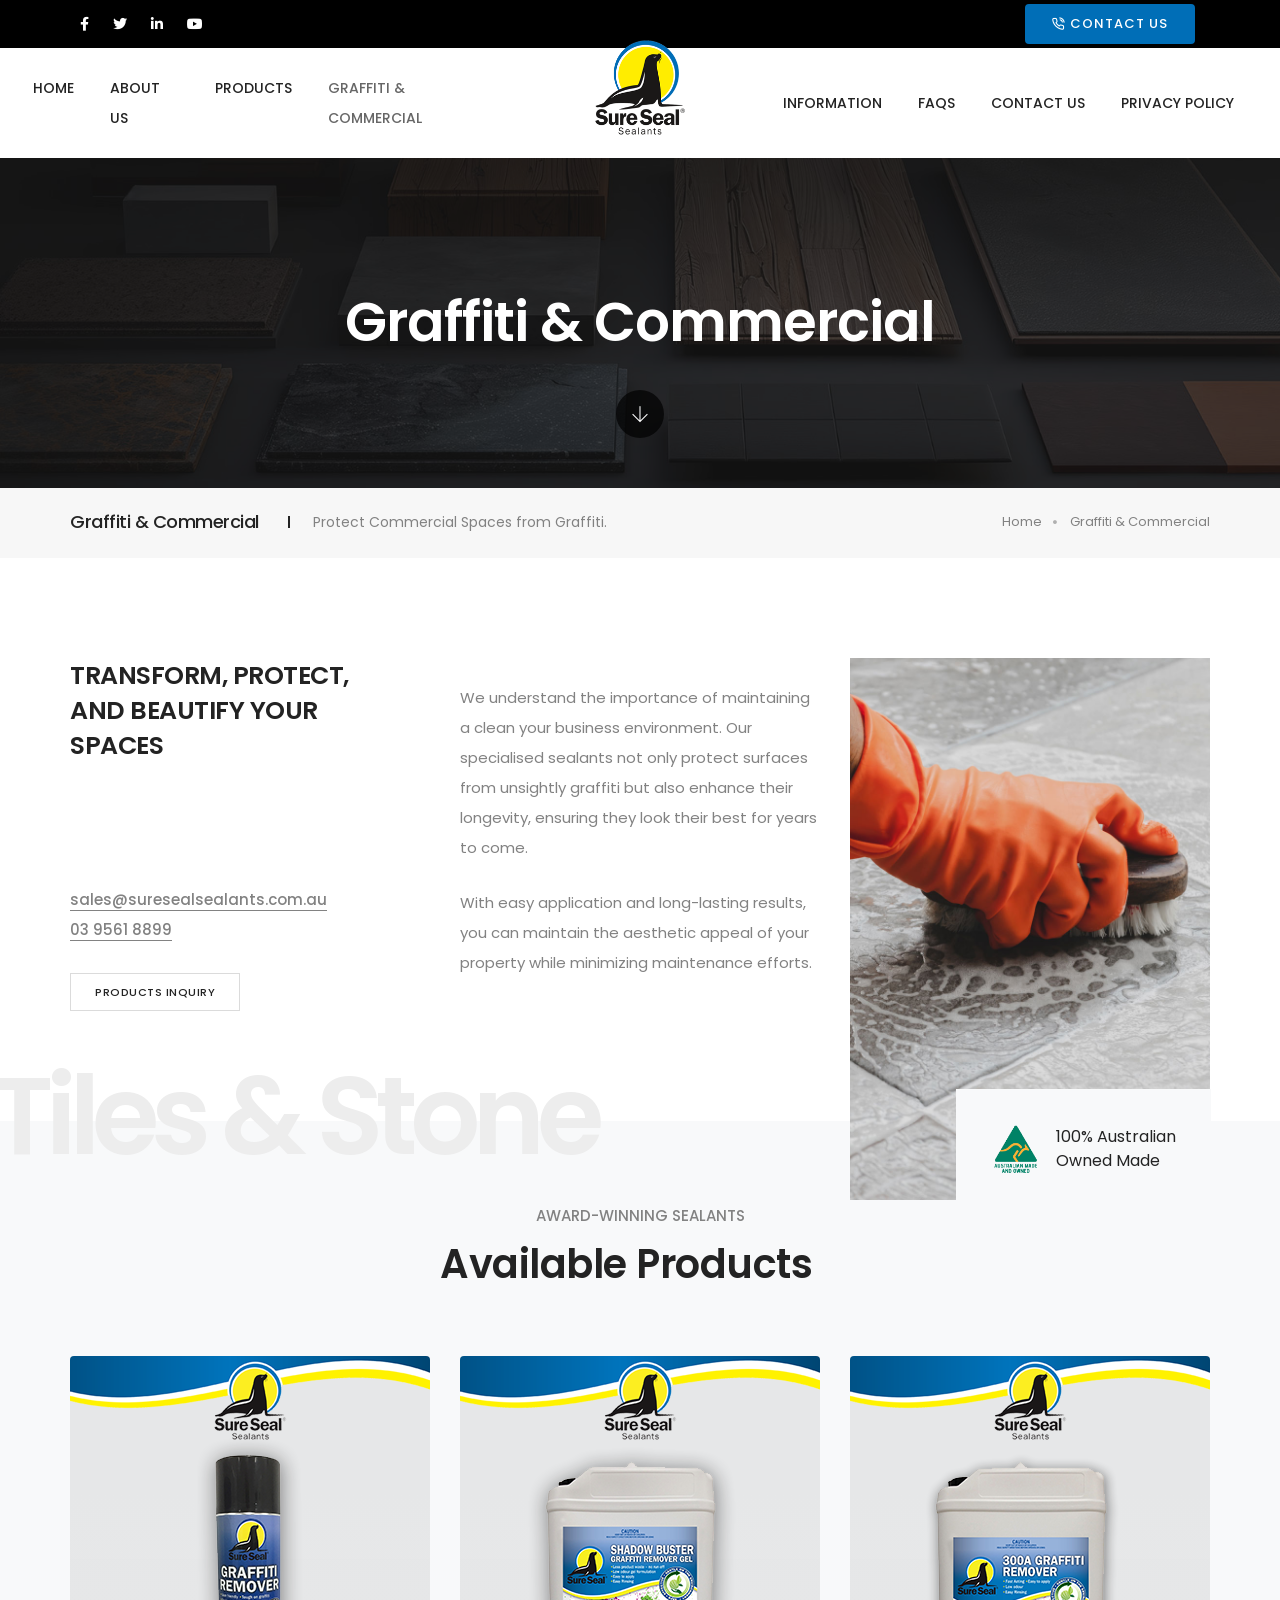
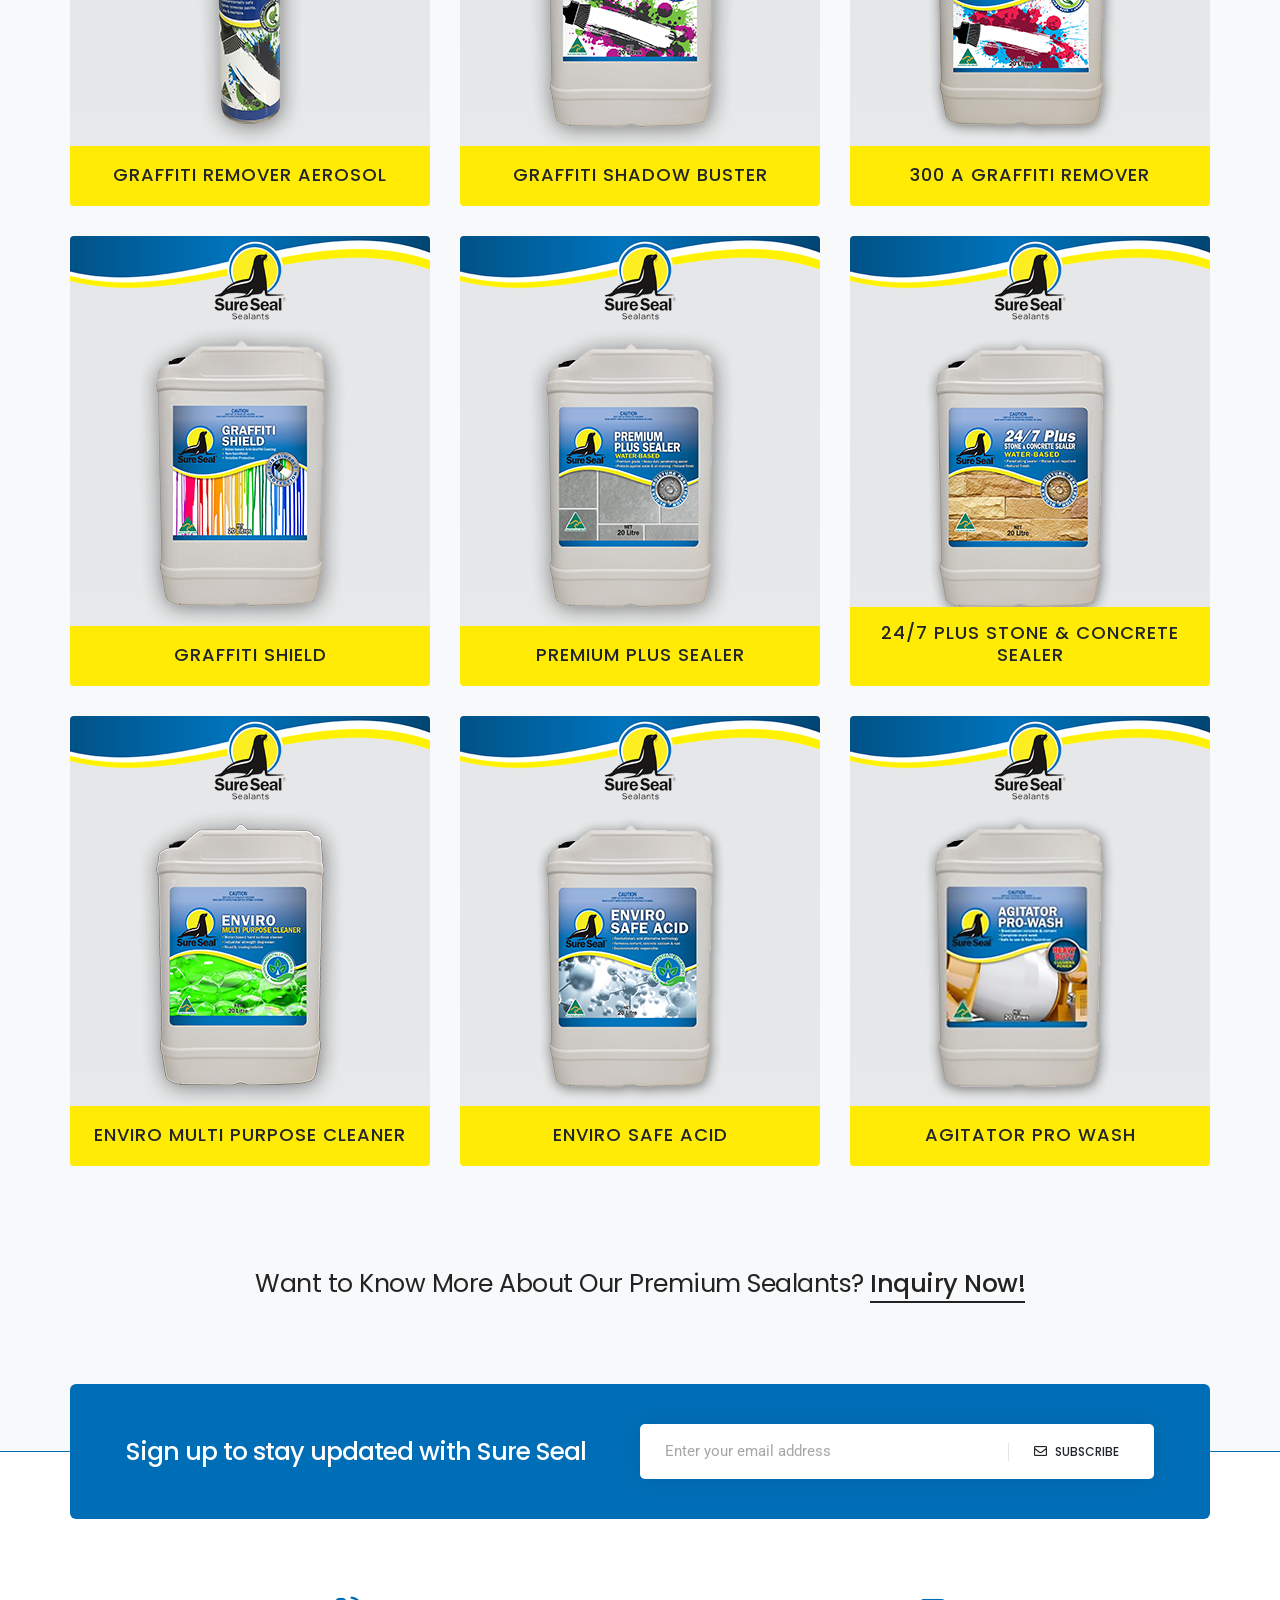
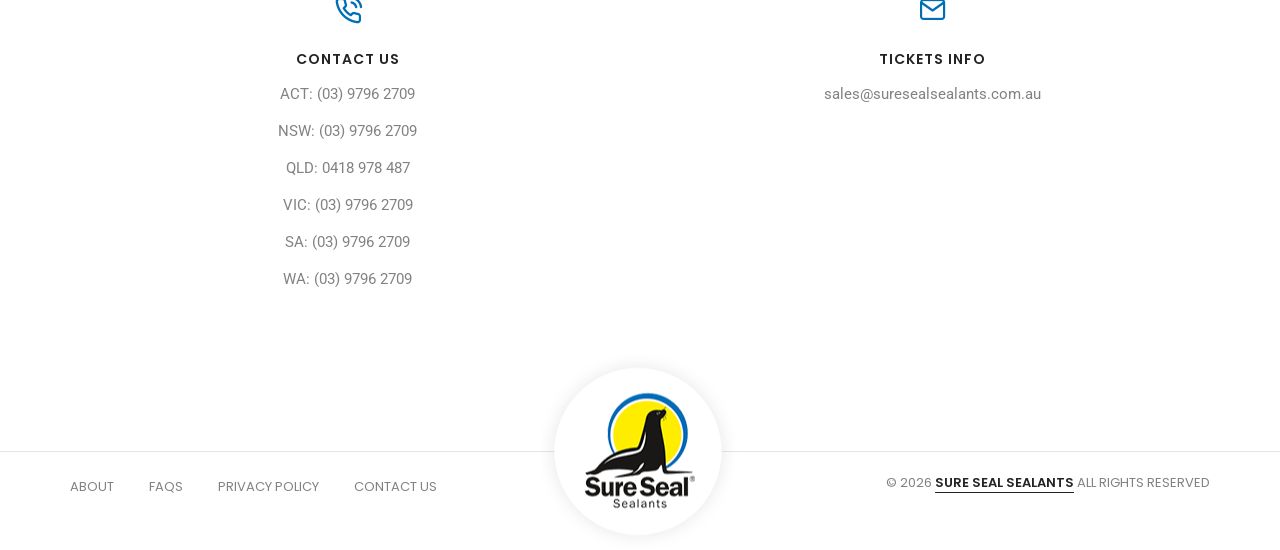
<file: graffiti-and-commercial.html>
<!DOCTYPE html>
<html class="no-js" lang="en">

<head>
    <!-- Google tag (gtag.js) --> 
 <script async src="https://www.googletagmanager.com/gtag/js?id=G-25EXJHK6M9"></script>
 <script> window.dataLayer = window.dataLayer || []; function gtag(){dataLayer.push(arguments);} gtag('js', new Date()); gtag('config', 'G-25EXJHK6M9'); </script>
 
    <title>Sure Seal Sealants | Sure Seal has been established in Australia since 2002, manufacturing a superior line of impregnators, sealers &amp; cleaners for the protection of many surfaces, as well as state-of-the-art anti-graffiti products.</title>
    <meta charset="utf-8">
    <meta http-equiv="X-UA-Compatible" content="IE=edge">
    <meta name="author" content="Sure Seal Sealants">
    <meta name="viewport" content="width=device-width,initial-scale=1.0,maximum-scale=1">
    <meta name="description" content="Sure Seal has been established in Australia since 2002, manufacturing a superior line of impregnators, sealers &amp; cleaners for the protection of many surfaces, as well as state-of-the-art anti-graffiti products.">
    <!-- favicon icon -->
    <link rel="shortcut icon" href="public/img/logo/favicon.png">
    <link rel="apple-touch-icon" href="public/img/logo/favicon.png">
    <link rel="apple-touch-icon" sizes="72x72" href="public/img/logo/favicon.png">
    <link rel="apple-touch-icon" sizes="114x114" href="public/img/logo/favicon.png">
    <!-- style sheets and font icons  -->
    <link rel="stylesheet" type="text/css" href="public/css/font-icons.min.css">
    <link rel="stylesheet" type="text/css" href="public/css/theme-vendors.min.css">
    <link rel="stylesheet" type="text/css" href="public/css/style.css">
    <link rel="stylesheet" type="text/css" href="public/css/responsive.css">

</head>

<body data-mobile-nav-style="classic">


    <!-- start header -->
    <header class="header-with-topbar">
        <div class="top-bar navbar-light bg-black d-none d-md-block">
            <div class="container-lg nav-header-container">
                <div class="d-flex flex-wrap align-items-center justify-content-between">
                    <div class="col-12 col-md-3 header-social-icon d-none d-md-inline-block me-auto ps-lg-0 border-0">
                        <a href="https://www.facebook.com/" target="_blank"><i class="fa-brands fa-facebook-f"></i></a>
                        <a href="http://www.twitter.com" target="_blank"><i class="fa-brands fa-twitter"></i></a>
                        <a href="http://www.linkedin.com" target="_blank"><i class="fa-brands fa-linkedin-in"></i></a>
                        <a href="https://www.youtube.com/@suresealsealants1004" target="_blank"><i class="fa-brands fa-youtube"></i></a>
                    </div>

                    <div class="col-12 col-md-3 text-end d-none d-md-inline-block">
                                                 
                        <a href="tel:+0397962709" class="btn btn-fancy btn-large btn-fast-blue btn-round-edge no-margin-bottom button_menu"><i class="feather icon-feather-phone-call"></i> Contact Us</a>
                    </div>
                </div>
            </div>
        </div>
        <!-- start navigation -->
        <nav class="navbar navbar-expand-lg top-space navbar-light bg-white header-light fixed-top header-reverse-scroll menu-logo-center">
            <div class="container-fluid nav-header-container">
                <div class="col-6 px-lg-0 menu-logo">
                    <a class="navbar-brand" href="index.html">
                        <img src="public/img/logo/ss_sealnuts.png" class="default-logo" alt="">
                        <img src="public/img/logo/favicon.png" class="alt-logo" alt="">
                        <img src="public/img/logo/ss_sealnuts.png" class="mobile-logo" alt="">
                    </a>
                </div>
                <div class="col-auto col-lg-12 px-lg-0 menu-order">
                    <button class="navbar-toggler float-end" type="button" data-bs-toggle="collapse" data-bs-target="#navbarNav" aria-controls="navbarNav" aria-label="Toggle navigation">
                        <span class="navbar-toggler-line"></span>
                        <span class="navbar-toggler-line"></span>
                        <span class="navbar-toggler-line"></span>
                        <span class="navbar-toggler-line"></span>
                    </button>
                    <div class=" collapse navbar-collapse justify-content-between" id="navbarNav">
                        <ul class="navbar-nav alt-font navbar-left justify-content-end">
                            <li class="nav-item"><a href="index.html" class="nav-link text-uppercase">Home</a></li>
                            <li class="nav-item"><a href="about-us.html" class="nav-link text-uppercase">About US</a></li>
                            <li class="nav-item"><a href="products.html" class="nav-link text-uppercase">Products</a></li>
                            <li class="nav-item"><a href="graffiti-and-commercial.html" class="nav-link text-uppercase">Graffiti & Commercial</a></li>
                        </ul>
                        <ul class="navbar-nav alt-font navbar-right justify-content-start">
                            
                            <li class="nav-item dropdown simple-dropdown">
                                <a href="graffiti-and-commercial.html#" class="nav-link text-uppercase">Information</a>
                                <i class="fa fa-angle-down dropdown-toggle" data-bs-toggle="dropdown" aria-hidden="true"></i>
                                <ul class="dropdown-menu" role="menu">
                                    
                                    <li class="dropdown"><a href="product-selector.html">Product Selector</a></li>
                                    
                                    <li class="dropdown"><a href="how-do-i-use-the-product.html">How to Use Products</a></li>
                                    
                                </ul>
                            </li>
                            <li class="nav-item"><a href="faq.html" class="nav-link text-uppercase">Faqs</a></li>
                            <li class="nav-item"><a href="contact.html" class="nav-link text-uppercase">Contact Us</a></li>
                            <li class="nav-item"><a href="privacy-policy.html" class="nav-link text-uppercase">Privacy Policy</a></li>
                        </ul>
                    </div>
                </div>
            </div>
        </nav>
        <!-- end navigation -->
    </header>
    <!-- end header -->

<section class="parallax padding-40px-tb main_bread_cumb" data-parallax-background-ratio="0.5"
    style="background-image:url('public/img/banner.jpg');">
    <div class="opacity-extra-medium bg-extra-dark-gray"></div>
    <div class="container">
        <div class="row align-items-stretch justify-content-center small-screen">
            <div
                class="col-12 position-relative page-title-extra-small text-center d-flex align-items-center justify-content-center flex-column">
                <h2
                    class="text-white alt-font font-weight-600 w-55 md-w-65 sm-w-80 center-col xs-w-100 letter-spacing-minus-1px line-height-50 sm-line-height-45 xs-line-height-30 no-margin-bottom">
                    Graffiti & Commercial</h2>
            </div>
            <div class="down-section text-center"><a href="graffiti-and-commercial.html#about" class="section-link"><i
                        class="ti-arrow-down icon-extra-small text-white bg-transparent-black padding-15px-all xs-padding-10px-all border-radius-100"></i></a>
            </div>
        </div>
    </div>
</section>
<section class="bg-light-gray padding-20px-tb sm-padding-30px-tb page-title-small">
    <div class="container">
        <div class="row align-items-center justify-content-center">
            <div class="col-xl-8 col-lg-6 text-center text-lg-start">
                <h1 class="alt-font text-extra-dark-gray font-weight-500 no-margin-bottom d-inline-block">Graffiti &
                    Commercial</h1>
                <span class="alt-font text-medium d-block d-md-inline-block sm-margin-5px-top">Protect Commercial Spaces
                    from Graffiti.</span>
            </div>
            <div
                class="col-xl-4 col-lg-6 text-center text-lg-end breadcrumb justify-content-center justify-content-lg-end text-small alt-font md-margin-15px-top">
                <ul>
                    <li><a href="index.html">Home</a></li>
                    <li>Graffiti & Commercial</li>
                </ul>
            </div>
        </div>
    </div>
</section>


<section class="big-section overflow-visible position-relative z-index-1 wow animate__fadeIn">
    <div class="container">
        <div class="row justify-content-md-center">
            <div
                class="col-lg-4 col-md-6 col-sm-12 d-flex flex-column md-margin-6-rem-bottom sm-margin-5-rem-bottom wow animate__fadeIn">
                <h6
                    class="alt-font text-uppercase w-80 text-extra-dark-gray font-weight-600 margin-20px-bottom lg-w-90 md-w-90 md-margin-10px-bottom">
                    Transform, Protect, and Beautify your spaces
                </h6>
                <div class="mt-auto w-70 mx-lg-0">
                    <a href="mailto:sales@suresealsealants.com.au"
                        class="alt-font text-red-damask text-extra-dark-gray-hover text-decoration-line-bottom font-weight-500">
                        sales@suresealsealants.com.au
                    </a><br />
                    <a href="tel:03 9561 8899"
                        class="alt-font text-red-damask text-extra-dark-gray-hover text-decoration-line-bottom font-weight-500">
                        03 9561 8899
                    </a>
                    <a href="contact.html"
                        class="btn btn-fancy btn-small btn-transparent-light-gray border-width-1px margin-2-rem-top margin-10px-bottom d-table">
                        Products Inquiry
                    </a>
                </div>
            </div>

            <div class="col-lg-4 col-md-6 last-paragraph-no-margin md-margin-6-rem-bottom sm-margin-50px-bottom wow animate__fadeIn"
                data-wow-delay="0.2s" data-wow-duration="0.3">
                <p class="alt-font"><p class="alt-font">We understand the importance of maintaining a clean your business environment. Our specialised sealants not only protect surfaces from unsightly graffiti but also enhance their longevity, ensuring they look their best for years to come.</p>

<p class="alt-font">With easy application and long-lasting results, you can maintain the aesthetic appeal of your property while minimizing maintenance efforts.</p></p>
            </div>

            <div class="col-lg-4 last-paragraph-no-margin">
                <div class="outside-box-bottom position-relative">
                    <img src="public/images/pages/QygV0JSCD6cuqDF5zawewwSbupAQVWyHV8LYvIuA.jpg"
                        class="wow animate__fadeIn" data-wow-delay="0.5s" alt="" />
                    <a class="bg-light position-absolute right-minus-1px bottom-minus-20px sm-bottom-minus-10px padding-2-half-rem-all popup-youtube video-icon-box video-icon-medium position-relative wow animate__fadeIn"
                        data-wow-delay="0.5s">
                        <span>
                            <span class="video-icon margin-15px-right">
                                <img src="public/img/logo/Australian-Owned-Made.png" alt="Australian Owned" />
                            </span>
                            <span
                                class="video-icon-text alt-font text-extra-dark-gray text-extra-medium line-height-24px font-weight-400">
                                <span class="video-icon-text alt-font text-extra-dark-gray text-extra-medium line-height-24px font-weight-400">100% Australian<br> Owned Made</span>
                            </span>
                        </span>
                    </a>
                </div>
            </div>
        </div>
    </div>
</section>

<!-- end section -->

<!-- start section -->
<section class="overflow-visible bg-light cover-background wow animate__fadeIn" id="about">
    <div class="container">
        <div class="row justify-content-center">
            <div class="col-12 overflow-hidden alt-font font-weight-600 text-very-light-gray text-overlap-style-02 d-none d-xl-block wow animate__fadeInDown"
                data-wow-delay="0.2s">Tiles & Stone</div>
            <div
                class="col-lg-6 col-sm-8 text-center margin-3-rem-bottom lg-margin-3-rem-bottom md-margin-3-rem-bottom xs-margin-5-rem-bottom wow animate__fadeIn">
                <span class="alt-font font-weight-500 text-red-damask text-uppercase d-block margin-10px-bottom">
                    Award-Winning Sealants
                </span>
                <h4 class="alt-font font-weight-600 text-extra-dark-gray w-95">Available Products</h4>
            </div>
        </div>
        <div class="row row-cols-1 row-cols-lg-3 row-cols-md-2 justify-content-center">
            <!-- start rotate box item -->
                            <div class="col-sm-8 margin-30px-bottom wow animate__fadeIn" data-wow-delay="0.2s">
                    <div class="rm-rotate-box text-start">
                        <div class="flipper to-left">
                            <div class="thumb-wrap">
                                <div
                                    class="front text-center overflow-hidden h-450px border-radius-4px overflow-hidden lg-h-450px">
                                    <img class="position-relative z-index-1"
                                        src="public/images/graffiti/YjXYv5qf0FEXmr2ZSCEHiHPTzrGMrv4tXFlPANoJ.png" />
                                    <div class="opacity-medium-2 bg-gradient-products"></div>
                                    <div class="content-wrap padding-15px-all bg-yellow">
                                        <span
                                            class="text-dark text-large letter-spacing-1px text-uppercase alt-font d-inline-block font-weight-500">Graffiti Remover Aerosol</span>
                                    </div>
                                </div>
                                <div class="back border-radius-4px overflow-hidden">
                                    <div class="overlay-bg bg-smoky-black"></div>
                                    <div
                                        class="content-wrap padding-40px-all lg-padding-30px-lr md-padding-40px-lr xs-padding-30px-all">
                                        <span
                                            class="text-white text-extra-medium letter-spacing-1px font-weight-600 text-uppercase alt-font d-block margin-20px-bottom">Graffiti Remover Aerosol</span>
                                        <ul class="list-style-02 margin-20px-bottom">
                                            <li class="margin-5px-bottom">
                                            <i class="feather icon-feather-arrow-right-circle text-large text-white position-relative margin-10px-right" aria-hidden="true"></i>
                                            <span class="text-white line-height-20px"> 500gm Aerosol</span>
                                        </li>
                                        <li class="margin-5px-bottom">
                                            <i class="feather icon-feather-arrow-right-circle text-large text-white position-relative margin-10px-right" aria-hidden="true"></i>
                                            <span class="text-white line-height-20px"> Removes all graffiti in minutes</span>
                                        </li>
                                        <li class="margin-5px-bottom">
                                            <i class="feather icon-feather-arrow-right-circle text-large text-white position-relative margin-10px-right" aria-hidden="true"></i>
                                            <span class="text-white line-height-20px"> Removes paint, inks, markers, grease, tar, tyre marks and more!</span>
                                        </li>
                                        <li class="margin-5px-bottom">
                                            <i class="feather icon-feather-arrow-right-circle text-large text-white position-relative margin-10px-right" aria-hidden="true"></i>
                                            <span class="text-white line-height-20px"> For all surfaces including concrete, brick, metal, glass & timber</span>
                                        </li>
                                        <li class="margin-5px-bottom">
                                            <i class="feather icon-feather-arrow-right-circle text-large text-white position-relative margin-10px-right" aria-hidden="true"></i>
                                            <span class="text-white line-height-20px"> Non Toxic</span>
                                        </li>
                                        <li class="margin-5px-bottom">
                                            <i class="feather icon-feather-arrow-right-circle text-large text-white position-relative margin-10px-right" aria-hidden="true"></i>
                                            <span class="text-white line-height-20px"> Non Hazardous</span>
                                        </li>
                                        </ul>
                                        <a href="public/images/graffiti/catalogue/wsdcHf88c9d6ljru1XrFYagCOb0cw14fSselDRfG.pdf"
                                            target="_blank"
                                            class="btn btn-extra-large btn-expand-ltr tech_btn text-light-gray text-white-hover btn-rounded d-table d-lg-inline-block lg-margin-15px-bottom md-margin-auto-lr"><i
                                                class="fa fa-file-pdf text-large text-white opacity-9 position-relative"
                                                aria-hidden="true"></i> Technical Data Sheet<span
                                                class="bg-fast-blue"></span></a>
                                    </div>
                                </div>
                            </div>
                        </div>
                    </div>
                </div>
                            <div class="col-sm-8 margin-30px-bottom wow animate__fadeIn" data-wow-delay="0.2s">
                    <div class="rm-rotate-box text-start">
                        <div class="flipper to-left">
                            <div class="thumb-wrap">
                                <div
                                    class="front text-center overflow-hidden h-450px border-radius-4px overflow-hidden lg-h-450px">
                                    <img class="position-relative z-index-1"
                                        src="public/images/graffiti/Pzsgd4D5cNac2N0X9k6WioXmWRqGoWDZA5EEn9lO.png" />
                                    <div class="opacity-medium-2 bg-gradient-products"></div>
                                    <div class="content-wrap padding-15px-all bg-yellow">
                                        <span
                                            class="text-dark text-large letter-spacing-1px text-uppercase alt-font d-inline-block font-weight-500">Graffiti Shadow Buster</span>
                                    </div>
                                </div>
                                <div class="back border-radius-4px overflow-hidden">
                                    <div class="overlay-bg bg-smoky-black"></div>
                                    <div
                                        class="content-wrap padding-40px-all lg-padding-30px-lr md-padding-40px-lr xs-padding-30px-all">
                                        <span
                                            class="text-white text-extra-medium letter-spacing-1px font-weight-600 text-uppercase alt-font d-block margin-20px-bottom">Graffiti Shadow Buster</span>
                                        <ul class="list-style-02 margin-20px-bottom">
                                            <li class="margin-5px-bottom">
                                            <i class="feather icon-feather-arrow-right-circle text-large text-white position-relative margin-10px-right" aria-hidden="true"></i>
                                            <span class="text-white line-height-20px"> Draws out shadowing from the surface</span>
                                        </li>
                                        <li class="margin-5px-bottom">
                                            <i class="feather icon-feather-arrow-right-circle text-large text-white position-relative margin-10px-right" aria-hidden="true"></i>
                                            <span class="text-white line-height-20px"> Fast acting gel formulation </span>
                                        </li>
                                        <li class="margin-5px-bottom">
                                            <i class="feather icon-feather-arrow-right-circle text-large text-white position-relative margin-10px-right" aria-hidden="true"></i>
                                            <span class="text-white line-height-20px"> Non-hazardous &amp; non-flammable</span>
                                        </li>
                                        <li class="margin-5px-bottom">
                                            <i class="feather icon-feather-arrow-right-circle text-large text-white position-relative margin-10px-right" aria-hidden="true"></i>
                                            <span class="text-white line-height-20px"> User friendly &amp; easy to apply</span>
                                        </li>
                                        <li class="margin-5px-bottom">
                                            <i class="feather icon-feather-arrow-right-circle text-large text-white position-relative margin-10px-right" aria-hidden="true"></i>
                                            <span class="text-white line-height-20px"> Available in 10 &amp; 20 litre drums</span>
                                        </li>
                                        </ul>
                                        <a href="public/images/graffiti/catalogue/vollJTiJ2rhOOiFXjgracb7hiwiX92PkzwaG8IiF.pdf"
                                            target="_blank"
                                            class="btn btn-extra-large btn-expand-ltr tech_btn text-light-gray text-white-hover btn-rounded d-table d-lg-inline-block lg-margin-15px-bottom md-margin-auto-lr"><i
                                                class="fa fa-file-pdf text-large text-white opacity-9 position-relative"
                                                aria-hidden="true"></i> Technical Data Sheet<span
                                                class="bg-fast-blue"></span></a>
                                    </div>
                                </div>
                            </div>
                        </div>
                    </div>
                </div>
                            <div class="col-sm-8 margin-30px-bottom wow animate__fadeIn" data-wow-delay="0.2s">
                    <div class="rm-rotate-box text-start">
                        <div class="flipper to-left">
                            <div class="thumb-wrap">
                                <div
                                    class="front text-center overflow-hidden h-450px border-radius-4px overflow-hidden lg-h-450px">
                                    <img class="position-relative z-index-1"
                                        src="public/images/graffiti/a0zr4Tb9fcCrSfHRw6LkVMX42p9I4vYYI1BHmf7b.png" />
                                    <div class="opacity-medium-2 bg-gradient-products"></div>
                                    <div class="content-wrap padding-15px-all bg-yellow">
                                        <span
                                            class="text-dark text-large letter-spacing-1px text-uppercase alt-font d-inline-block font-weight-500">300 A Graffiti Remover</span>
                                    </div>
                                </div>
                                <div class="back border-radius-4px overflow-hidden">
                                    <div class="overlay-bg bg-smoky-black"></div>
                                    <div
                                        class="content-wrap padding-40px-all lg-padding-30px-lr md-padding-40px-lr xs-padding-30px-all">
                                        <span
                                            class="text-white text-extra-medium letter-spacing-1px font-weight-600 text-uppercase alt-font d-block margin-20px-bottom">300 A Graffiti Remover</span>
                                        <ul class="list-style-02 margin-20px-bottom">
                                            <li class="margin-5px-bottom">
                                            <i class="feather icon-feather-arrow-right-circle text-large text-white position-relative margin-10px-right" aria-hidden="true"></i>
                                            <span class="text-white line-height-20px"> Removes all types of graffiti</span>
                                        </li>
                                        <li class="margin-5px-bottom">
                                            <i class="feather icon-feather-arrow-right-circle text-large text-white position-relative margin-10px-right" aria-hidden="true"></i>
                                            <span class="text-white line-height-20px"> Non-hazardous &amp; non-toxic</span>
                                        </li>
                                        <li class="margin-5px-bottom">
                                            <i class="feather icon-feather-arrow-right-circle text-large text-white position-relative margin-10px-right" aria-hidden="true"></i>
                                            <span class="text-white line-height-20px"> No unpleasant solvent fumes</span>
                                        </li>
                                        <li class="margin-5px-bottom">
                                            <i class="feather icon-feather-arrow-right-circle text-large text-white position-relative margin-10px-right" aria-hidden="true"></i>
                                            <span class="text-white line-height-20px"> Works on all types of surfaces</span>
                                        </li>
                                        <li class="margin-5px-bottom">
                                            <i class="feather icon-feather-arrow-right-circle text-large text-white position-relative margin-10px-right" aria-hidden="true"></i>
                                            <span class="text-white line-height-20px"> Available in 10 &amp; 20 litre drums</span>
                                        </li>
                                        </ul>
                                        <a href="public/images/graffiti/catalogue/rI1c39xIZje5DOEyDotbMDykYGxTOODCihVGdfED.pdf"
                                            target="_blank"
                                            class="btn btn-extra-large btn-expand-ltr tech_btn text-light-gray text-white-hover btn-rounded d-table d-lg-inline-block lg-margin-15px-bottom md-margin-auto-lr"><i
                                                class="fa fa-file-pdf text-large text-white opacity-9 position-relative"
                                                aria-hidden="true"></i> Technical Data Sheet<span
                                                class="bg-fast-blue"></span></a>
                                    </div>
                                </div>
                            </div>
                        </div>
                    </div>
                </div>
                            <div class="col-sm-8 margin-30px-bottom wow animate__fadeIn" data-wow-delay="0.2s">
                    <div class="rm-rotate-box text-start">
                        <div class="flipper to-left">
                            <div class="thumb-wrap">
                                <div
                                    class="front text-center overflow-hidden h-450px border-radius-4px overflow-hidden lg-h-450px">
                                    <img class="position-relative z-index-1"
                                        src="public/images/graffiti/29NCalji6UYuQKnfMmawCB7bkJDIJQqnashg0AD2.png" />
                                    <div class="opacity-medium-2 bg-gradient-products"></div>
                                    <div class="content-wrap padding-15px-all bg-yellow">
                                        <span
                                            class="text-dark text-large letter-spacing-1px text-uppercase alt-font d-inline-block font-weight-500">Graffiti Shield</span>
                                    </div>
                                </div>
                                <div class="back border-radius-4px overflow-hidden">
                                    <div class="overlay-bg bg-smoky-black"></div>
                                    <div
                                        class="content-wrap padding-40px-all lg-padding-30px-lr md-padding-40px-lr xs-padding-30px-all">
                                        <span
                                            class="text-white text-extra-medium letter-spacing-1px font-weight-600 text-uppercase alt-font d-block margin-20px-bottom">Graffiti Shield</span>
                                        <ul class="list-style-02 margin-20px-bottom">
                                            <li class="margin-5px-bottom">
                                            <i class="feather icon-feather-arrow-right-circle text-large text-white position-relative margin-10px-right" aria-hidden="true"></i>
                                            <span class="text-white line-height-20px"> Water-based, single pack, invisible protection</span>
                                        </li>
                                        <li class="margin-5px-bottom">
                                            <i class="feather icon-feather-arrow-right-circle text-large text-white position-relative margin-10px-right" aria-hidden="true"></i>
                                            <span class="text-white line-height-20px"> Non-sacrificial coating</span>
                                        </li>
                                        <li class="margin-5px-bottom">
                                            <i class="feather icon-feather-arrow-right-circle text-large text-white position-relative margin-10px-right" aria-hidden="true"></i>
                                            <span class="text-white line-height-20px"> Easy to apply and user friendly</span>
                                        </li>
                                        <li class="margin-5px-bottom">
                                            <i class="feather icon-feather-arrow-right-circle text-large text-white position-relative margin-10px-right" aria-hidden="true"></i>
                                            <span class="text-white line-height-20px"> Advanced technology formulation</span>
                                        </li>
                                        <li class="margin-5px-bottom">
                                            <i class="feather icon-feather-arrow-right-circle text-large text-white position-relative margin-10px-right" aria-hidden="true"></i>
                                            <span class="text-white line-height-20px"> Available in 20, 200 litre drums &amp; 1,000 litre IBC’s</span>
                                        </li>
                                        </ul>
                                        <a href="public/images/graffiti/catalogue/cCjuhvsAPCbb3oTm5mN5NwvkqOWIgxFkucQvtcPy.pdf"
                                            target="_blank"
                                            class="btn btn-extra-large btn-expand-ltr tech_btn text-light-gray text-white-hover btn-rounded d-table d-lg-inline-block lg-margin-15px-bottom md-margin-auto-lr"><i
                                                class="fa fa-file-pdf text-large text-white opacity-9 position-relative"
                                                aria-hidden="true"></i> Technical Data Sheet<span
                                                class="bg-fast-blue"></span></a>
                                    </div>
                                </div>
                            </div>
                        </div>
                    </div>
                </div>
                            <div class="col-sm-8 margin-30px-bottom wow animate__fadeIn" data-wow-delay="0.2s">
                    <div class="rm-rotate-box text-start">
                        <div class="flipper to-left">
                            <div class="thumb-wrap">
                                <div
                                    class="front text-center overflow-hidden h-450px border-radius-4px overflow-hidden lg-h-450px">
                                    <img class="position-relative z-index-1"
                                        src="public/images/graffiti/2eyAN9cFNgpSxfhBANaQHDYwKv7tdZr9UMC8RMx3.png" />
                                    <div class="opacity-medium-2 bg-gradient-products"></div>
                                    <div class="content-wrap padding-15px-all bg-yellow">
                                        <span
                                            class="text-dark text-large letter-spacing-1px text-uppercase alt-font d-inline-block font-weight-500">Premium Plus Sealer</span>
                                    </div>
                                </div>
                                <div class="back border-radius-4px overflow-hidden">
                                    <div class="overlay-bg bg-smoky-black"></div>
                                    <div
                                        class="content-wrap padding-40px-all lg-padding-30px-lr md-padding-40px-lr xs-padding-30px-all">
                                        <span
                                            class="text-white text-extra-medium letter-spacing-1px font-weight-600 text-uppercase alt-font d-block margin-20px-bottom">Premium Plus Sealer</span>
                                        <ul class="list-style-02 margin-20px-bottom">
                                            <li class="margin-5px-bottom">
                                            <i class="feather icon-feather-arrow-right-circle text-large text-white position-relative margin-10px-right" aria-hidden="true"></i>
                                            <span class="text-white line-height-20px"> Premium grade, heavy duty penetrating sealer</span>
                                        </li>
                                        <li class="margin-5px-bottom">
                                            <i class="feather icon-feather-arrow-right-circle text-large text-white position-relative margin-10px-right" aria-hidden="true"></i>
                                            <span class="text-white line-height-20px"> Preserves natural look</span>
                                        </li>
                                        <li class="margin-5px-bottom">
                                            <i class="feather icon-feather-arrow-right-circle text-large text-white position-relative margin-10px-right" aria-hidden="true"></i>
                                            <span class="text-white line-height-20px"> Promotes easier clean up</span>
                                        </li>
                                        <li class="margin-5px-bottom">
                                            <i class="feather icon-feather-arrow-right-circle text-large text-white position-relative margin-10px-right" aria-hidden="true"></i>
                                            <span class="text-white line-height-20px"> Reduces chloride ion salt attack</span>
                                        </li>
                                        <li class="margin-5px-bottom">
                                            <i class="feather icon-feather-arrow-right-circle text-large text-white position-relative margin-10px-right" aria-hidden="true"></i>
                                            <span class="text-white line-height-20px"> Available in 20 litre drums</span>
                                        </li>
                                        </ul>
                                        <a href="public/images/graffiti/catalogue/6mjlkKXdSm9chhzkE1RFJJE1rR6DFRjGQ7Az9UOv.pdf"
                                            target="_blank"
                                            class="btn btn-extra-large btn-expand-ltr tech_btn text-light-gray text-white-hover btn-rounded d-table d-lg-inline-block lg-margin-15px-bottom md-margin-auto-lr"><i
                                                class="fa fa-file-pdf text-large text-white opacity-9 position-relative"
                                                aria-hidden="true"></i> Technical Data Sheet<span
                                                class="bg-fast-blue"></span></a>
                                    </div>
                                </div>
                            </div>
                        </div>
                    </div>
                </div>
                            <div class="col-sm-8 margin-30px-bottom wow animate__fadeIn" data-wow-delay="0.2s">
                    <div class="rm-rotate-box text-start">
                        <div class="flipper to-left">
                            <div class="thumb-wrap">
                                <div
                                    class="front text-center overflow-hidden h-450px border-radius-4px overflow-hidden lg-h-450px">
                                    <img class="position-relative z-index-1"
                                        src="public/images/graffiti/IpACFzrq8w5yXLs3PkkwOrzeljzY7sQXfkxgFKyu.png" />
                                    <div class="opacity-medium-2 bg-gradient-products"></div>
                                    <div class="content-wrap padding-15px-all bg-yellow">
                                        <span
                                            class="text-dark text-large letter-spacing-1px text-uppercase alt-font d-inline-block font-weight-500">24/7 Plus Stone & Concrete Sealer</span>
                                    </div>
                                </div>
                                <div class="back border-radius-4px overflow-hidden">
                                    <div class="overlay-bg bg-smoky-black"></div>
                                    <div
                                        class="content-wrap padding-40px-all lg-padding-30px-lr md-padding-40px-lr xs-padding-30px-all">
                                        <span
                                            class="text-white text-extra-medium letter-spacing-1px font-weight-600 text-uppercase alt-font d-block margin-20px-bottom">24/7 Plus Stone & Concrete Sealer</span>
                                        <ul class="list-style-02 margin-20px-bottom">
                                            <li class="margin-5px-bottom">
                                            <i class="feather icon-feather-arrow-right-circle text-large text-white position-relative margin-10px-right" aria-hidden="true"></i>
                                            <span class="text-white line-height-20px"> Water-based penetrating sealer</span>
                                        </li>
                                        <li class="margin-5px-bottom">
                                            <i class="feather icon-feather-arrow-right-circle text-large text-white position-relative margin-10px-right" aria-hidden="true"></i>
                                            <span class="text-white line-height-20px"> Resists water &amp; oil based stains</span>
                                        </li>
                                        <li class="margin-5px-bottom">
                                            <i class="feather icon-feather-arrow-right-circle text-large text-white position-relative margin-10px-right" aria-hidden="true"></i>
                                            <span class="text-white line-height-20px"> Allows the treated surface to breath</span>
                                        </li>
                                        <li class="margin-5px-bottom">
                                            <i class="feather icon-feather-arrow-right-circle text-large text-white position-relative margin-10px-right" aria-hidden="true"></i>
                                            <span class="text-white line-height-20px"> Inhibits efflorescence &amp; freeze thaw</span>
                                        </li>
                                        <li class="margin-5px-bottom">
                                            <i class="feather icon-feather-arrow-right-circle text-large text-white position-relative margin-10px-right" aria-hidden="true"></i>
                                            <span class="text-white line-height-20px"> Available in 20 litre drums</span>
                                        </li>
                                        </ul>
                                        <a href="public/images/graffiti/catalogue/3NBXmjxLU8Hsqyzf0rI2pIklkeB8Wo6dPgksz8n2.pdf"
                                            target="_blank"
                                            class="btn btn-extra-large btn-expand-ltr tech_btn text-light-gray text-white-hover btn-rounded d-table d-lg-inline-block lg-margin-15px-bottom md-margin-auto-lr"><i
                                                class="fa fa-file-pdf text-large text-white opacity-9 position-relative"
                                                aria-hidden="true"></i> Technical Data Sheet<span
                                                class="bg-fast-blue"></span></a>
                                    </div>
                                </div>
                            </div>
                        </div>
                    </div>
                </div>
                            <div class="col-sm-8 margin-30px-bottom wow animate__fadeIn" data-wow-delay="0.2s">
                    <div class="rm-rotate-box text-start">
                        <div class="flipper to-left">
                            <div class="thumb-wrap">
                                <div
                                    class="front text-center overflow-hidden h-450px border-radius-4px overflow-hidden lg-h-450px">
                                    <img class="position-relative z-index-1"
                                        src="public/images/graffiti/hgHt9OktE4NwI70jMt1QJFg6Po0fhEJo1I5Td6aD.png" />
                                    <div class="opacity-medium-2 bg-gradient-products"></div>
                                    <div class="content-wrap padding-15px-all bg-yellow">
                                        <span
                                            class="text-dark text-large letter-spacing-1px text-uppercase alt-font d-inline-block font-weight-500">Enviro Multi Purpose Cleaner</span>
                                    </div>
                                </div>
                                <div class="back border-radius-4px overflow-hidden">
                                    <div class="overlay-bg bg-smoky-black"></div>
                                    <div
                                        class="content-wrap padding-40px-all lg-padding-30px-lr md-padding-40px-lr xs-padding-30px-all">
                                        <span
                                            class="text-white text-extra-medium letter-spacing-1px font-weight-600 text-uppercase alt-font d-block margin-20px-bottom">Enviro Multi Purpose Cleaner</span>
                                        <ul class="list-style-02 margin-20px-bottom">
                                            <li class="margin-5px-bottom">
                                            <i class="feather icon-feather-arrow-right-circle text-large text-white position-relative margin-10px-right" aria-hidden="true"></i>
                                            <span class="text-white line-height-20px"> Water-based, industrial strength degreaser</span>
                                        </li>
                                        <li class="margin-5px-bottom">
                                            <i class="feather icon-feather-arrow-right-circle text-large text-white position-relative margin-10px-right" aria-hidden="true"></i>
                                            <span class="text-white line-height-20px"> High solvency power for hard surface cleaning</span>
                                        </li>
                                        <li class="margin-5px-bottom">
                                            <i class="feather icon-feather-arrow-right-circle text-large text-white position-relative margin-10px-right" aria-hidden="true"></i>
                                            <span class="text-white line-height-20px"> Eco-friendly, readily biodegradable</span>
                                        </li>
                                        <li class="margin-5px-bottom">
                                            <i class="feather icon-feather-arrow-right-circle text-large text-white position-relative margin-10px-right" aria-hidden="true"></i>
                                            <span class="text-white line-height-20px"> Non-flammable &amp; non-corrosive</span>
                                        </li>
                                        <li class="margin-5px-bottom">
                                            <i class="feather icon-feather-arrow-right-circle text-large text-white position-relative margin-10px-right" aria-hidden="true"></i>
                                            <span class="text-white line-height-20px"> Available in 20 litre drums</span>
                                        </li>
                                        </ul>
                                        <a href="public/images/graffiti/catalogue/BtGnr25jCaWSpBjTTY4iSa2hNfcPAlrBBz8e4hQg.pdf"
                                            target="_blank"
                                            class="btn btn-extra-large btn-expand-ltr tech_btn text-light-gray text-white-hover btn-rounded d-table d-lg-inline-block lg-margin-15px-bottom md-margin-auto-lr"><i
                                                class="fa fa-file-pdf text-large text-white opacity-9 position-relative"
                                                aria-hidden="true"></i> Technical Data Sheet<span
                                                class="bg-fast-blue"></span></a>
                                    </div>
                                </div>
                            </div>
                        </div>
                    </div>
                </div>
                            <div class="col-sm-8 margin-30px-bottom wow animate__fadeIn" data-wow-delay="0.2s">
                    <div class="rm-rotate-box text-start">
                        <div class="flipper to-left">
                            <div class="thumb-wrap">
                                <div
                                    class="front text-center overflow-hidden h-450px border-radius-4px overflow-hidden lg-h-450px">
                                    <img class="position-relative z-index-1"
                                        src="public/images/graffiti/YlTVaxsWCjp2psMPqHVN5JHP1XutlKIEfSuBa9qt.png" />
                                    <div class="opacity-medium-2 bg-gradient-products"></div>
                                    <div class="content-wrap padding-15px-all bg-yellow">
                                        <span
                                            class="text-dark text-large letter-spacing-1px text-uppercase alt-font d-inline-block font-weight-500">Enviro Safe Acid</span>
                                    </div>
                                </div>
                                <div class="back border-radius-4px overflow-hidden">
                                    <div class="overlay-bg bg-smoky-black"></div>
                                    <div
                                        class="content-wrap padding-40px-all lg-padding-30px-lr md-padding-40px-lr xs-padding-30px-all">
                                        <span
                                            class="text-white text-extra-medium letter-spacing-1px font-weight-600 text-uppercase alt-font d-block margin-20px-bottom">Enviro Safe Acid</span>
                                        <ul class="list-style-02 margin-20px-bottom">
                                            <li class="margin-5px-bottom">
                                            <i class="feather icon-feather-arrow-right-circle text-large text-white position-relative margin-10px-right" aria-hidden="true"></i>
                                            <span class="text-white line-height-20px"> Safe acid alternative technology</span>
                                        </li>
                                        <li class="margin-5px-bottom">
                                            <i class="feather icon-feather-arrow-right-circle text-large text-white position-relative margin-10px-right" aria-hidden="true"></i>
                                            <span class="text-white line-height-20px"> Removes concrete, cement &amp; grout residue</span>
                                        </li>
                                        <li class="margin-5px-bottom">
                                            <i class="feather icon-feather-arrow-right-circle text-large text-white position-relative margin-10px-right" aria-hidden="true"></i>
                                            <span class="text-white line-height-20px"> Superior descaling properties</span>
                                        </li>
                                        <li class="margin-5px-bottom">
                                            <i class="feather icon-feather-arrow-right-circle text-large text-white position-relative margin-10px-right" aria-hidden="true"></i>
                                            <span class="text-white line-height-20px"> VOC free</span>
                                        </li>
                                        <li class="margin-5px-bottom">
                                            <i class="feather icon-feather-arrow-right-circle text-large text-white position-relative margin-10px-right" aria-hidden="true"></i>
                                            <span class="text-white line-height-20px"> Non-hazardous &amp; non-flammable</span>
                                        </li>
                                        <li class="margin-5px-bottom">
                                            <i class="feather icon-feather-arrow-right-circle text-large text-white position-relative margin-10px-right" aria-hidden="true"></i>
                                            <span class="text-white line-height-20px"> Available in 20 &amp; 200 litre drums and 1,000 litre IBC’s</span>
                                        </li>
                                        </ul>
                                        <a href="public/images/graffiti/catalogue/vL95Y2n826ie7YVHmSYuTKZrDz4jc4HHaVEgRuku.pdf"
                                            target="_blank"
                                            class="btn btn-extra-large btn-expand-ltr tech_btn text-light-gray text-white-hover btn-rounded d-table d-lg-inline-block lg-margin-15px-bottom md-margin-auto-lr"><i
                                                class="fa fa-file-pdf text-large text-white opacity-9 position-relative"
                                                aria-hidden="true"></i> Technical Data Sheet<span
                                                class="bg-fast-blue"></span></a>
                                    </div>
                                </div>
                            </div>
                        </div>
                    </div>
                </div>
                            <div class="col-sm-8 margin-30px-bottom wow animate__fadeIn" data-wow-delay="0.2s">
                    <div class="rm-rotate-box text-start">
                        <div class="flipper to-left">
                            <div class="thumb-wrap">
                                <div
                                    class="front text-center overflow-hidden h-450px border-radius-4px overflow-hidden lg-h-450px">
                                    <img class="position-relative z-index-1"
                                        src="public/images/graffiti/xJ5fjs9Fy29TnKyLAykOD5cehA7SlQik1jxaktj6.png" />
                                    <div class="opacity-medium-2 bg-gradient-products"></div>
                                    <div class="content-wrap padding-15px-all bg-yellow">
                                        <span
                                            class="text-dark text-large letter-spacing-1px text-uppercase alt-font d-inline-block font-weight-500">Agitator Pro Wash</span>
                                    </div>
                                </div>
                                <div class="back border-radius-4px overflow-hidden">
                                    <div class="overlay-bg bg-smoky-black"></div>
                                    <div
                                        class="content-wrap padding-40px-all lg-padding-30px-lr md-padding-40px-lr xs-padding-30px-all">
                                        <span
                                            class="text-white text-extra-medium letter-spacing-1px font-weight-600 text-uppercase alt-font d-block margin-20px-bottom">Agitator Pro Wash</span>
                                        <ul class="list-style-02 margin-20px-bottom">
                                            <li class="margin-5px-bottom">
                                            <i class="feather icon-feather-arrow-right-circle text-large text-white position-relative margin-10px-right" aria-hidden="true"></i>
                                            <span class="text-white line-height-20px"> Effectively breaks down concrete &amp; cement</span>
                                        </li>
                                        <li class="margin-5px-bottom">
                                            <i class="feather icon-feather-arrow-right-circle text-large text-white position-relative margin-10px-right" aria-hidden="true"></i>
                                            <span class="text-white line-height-20px"> Safe acid replacement technology</span>
                                        </li>
                                        <li class="margin-5px-bottom">
                                            <i class="feather icon-feather-arrow-right-circle text-large text-white position-relative margin-10px-right" aria-hidden="true"></i>
                                            <span class="text-white line-height-20px"> Contains cleaning agents to remove dirt, grease &amp; grime</span>
                                        </li>
                                        <li class="margin-5px-bottom">
                                            <i class="feather icon-feather-arrow-right-circle text-large text-white position-relative margin-10px-right" aria-hidden="true"></i>
                                            <span class="text-white line-height-20px"> Ideal for cleaning concrete truck, pumps, tools etc.</span>
                                        </li>
                                        <li class="margin-5px-bottom">
                                            <i class="feather icon-feather-arrow-right-circle text-large text-white position-relative margin-10px-right" aria-hidden="true"></i>
                                            <span class="text-white line-height-20px"> Available in 20 &amp; 200 litre drums and 1,000 litre IBC’s</span>
                                        </li>
                                        </ul>
                                        <a href="public/images/graffiti/catalogue/eExXCMS8hauHLZHEQzt0ynq567DKHQ2VoteYSPYQ.pdf"
                                            target="_blank"
                                            class="btn btn-extra-large btn-expand-ltr tech_btn text-light-gray text-white-hover btn-rounded d-table d-lg-inline-block lg-margin-15px-bottom md-margin-auto-lr"><i
                                                class="fa fa-file-pdf text-large text-white opacity-9 position-relative"
                                                aria-hidden="true"></i> Technical Data Sheet<span
                                                class="bg-fast-blue"></span></a>
                                    </div>
                                </div>
                            </div>
                        </div>
                    </div>
                </div>
                        <!-- end rotate box item -->
        </div>
        <div class="row">
            <div class="col-12 text-center margin-70px-tb sm-margin-40px-tb wow animate__fadeIn" data-wow-delay="0.8s">
                <h6 class="alt-font font-weight-400 text-extra-dark-gray mb-0">Want to Know More About Our Premium
                    Sealants? <a href="contact.html"
                        class="text-extra-dark-gray text-extra-medium-gray-hover font-weight-500 border-bottom border-width-2px">Inquiry
                        Now!</a></h6>
            </div>
        </div>
    </div>
</section>


<!-- start section -->
<section class="overflow-visible newslette_footer bdr_top p-0" id="newsletter-form">
    <div class="container">
        <div class="row">
            <div class="col-12 overlap-section wow animate__flipInX" data-wow-delay="0.2s">
                <div class="bg-fast-blue border-radius-6px d-flex flex-column flex-lg-row align-items-center padding-40px-tb padding-4-rem-lr lg-padding-5-rem-lr xs-padding-2-rem-lr">
                    <h6 class="alt-font font-weight-500 text-white letter-spacing-minus-1px w-55 mb-lg-0 lg-w-50 md-w-100 text-center text-lg-start md-margin-30px-bottom xs-margin-20px-bottom">Sign up to stay updated with Sure Seal</h6>
                    <div class="newsletter-email position-relative w-55 lg-w-50 md-w-100">
                        <form action="https://suresealsealants.com.au/newsletters" method="post">
                            <input type="hidden" name="_token" value="dItDgNYUYt75Jnkw65iypUpK7hBC3iSL0mjkIxeo" autocomplete="off">                            <input class="border-radius-5px large-input border-0 box-shadow-extra-large bg-white m-0 required" name="email" placeholder="Enter your email address" type="email">
                            <!--<input type="hidden" name="redirect" value="">-->
                            
                            
                        
                            <button type="submit" class="btn btn-medium line-height-18px margin-10px-right border-left border-width-1px border-color-black-transparent xs-no-margin-right"><i class="far fa-envelope text-extra-dark-gray icon-very-small left-icon xs-no-margin-right"></i><span class="d-none d-sm-inline-block">subscribe</span></button>
                            <div class="form-results border-radius-5px position-absolute d-none"></div>
                        </form>
                    </div>
                </div>
            </div>
        </div>
    </div>
</section>
<!-- end section -->

<!-- start section -->
<section class="padding-5-half-rem-top footer_padding_contact">
    <div class="container">
        <div class="row row-cols-1 row-cols-lg-2 row-cols-sm-2">
            <!-- start feature box item -->
            <!--<div class="col text-center md-margin-40px-bottom last-paragraph-no-margin wow animate__fadeIn" data-wow-delay="0.1s">-->
            <!--    <i class="feather icon-feather-map-pin icon-small text-fast-blue margin-25px-bottom sm-margin-10px-bottom d-block"></i>-->
            <!--    <div class="text-extra-dark-gray text-uppercase text-medium font-weight-600 alt-font letter-spacing-1px margin-10px-bottom">Our Location</div>-->
            <!--    <p class="w-70 lg-w-100 md-w-60 sm-w-75 sm-margin-10px-bottom mx-auto">18 Barrier St. Fyshwick ACT2609, Australia</p>-->
            <!--</div>-->
            <!-- end feature box item -->
            <!-- start feature box item -->
            <div class="col text-center md-margin-40px-bottom last-paragraph-no-margin wow animate__fadeIn" data-wow-delay="0.2s">
                <i class="feather icon-feather-phone-call icon-small text-fast-blue margin-25px-bottom sm-margin-10px-bottom d-block"></i>
                <div class="text-extra-dark-gray text-uppercase text-medium font-weight-600 alt-font letter-spacing-1px margin-10px-bottom">Contact Us</div>
                <p class="w-70 lg-w-100 mb-2 sm-margin-10px-bottom mx-auto"><a href="tel:(03)97962709">ACT: (03) 9796 2709</a>
                <p class="w-70 lg-w-100 mb-2 sm-margin-10px-bottom mx-auto"><a href="tel:(03)97962709">NSW: (03) 9796 2709</a>
                <p class="w-70 lg-w-100 mb-2 sm-margin-10px-bottom mx-auto"><a href="tel:0418978487">QLD: 0418 978 487</a>
                <p class="w-70 lg-w-100 mb-2 sm-margin-10px-bottom mx-auto"><a href="tel:(03)97962709">VIC: (03) 9796 2709</a>
                <p class="w-70 lg-w-100 mb-2 sm-margin-10px-bottom mx-auto"><a href="tel:(03)97962709">SA: (03) 9796 2709</a>
                <p class="w-70 lg-w-100 mb-2 sm-margin-10px-bottom mx-auto"><a href="tel:(03)97962709">WA: (03) 9796 2709</a>
            </div>
            <!-- end feature box item -->
            <!-- start feature box item -->
            <div class="col text-center xs-margin-40px-bottom last-paragraph-no-margin wow animate__fadeIn" data-wow-delay="0.3s">
                <i class="feather icon-feather-mail icon-small text-fast-blue margin-25px-bottom sm-margin-10px-bottom d-block"></i>
                <div class="text-extra-dark-gray text-uppercase text-medium font-weight-600 alt-font letter-spacing-1px margin-10px-bottom">Tickets info</div>
                <p class="w-70 lg-w-100 sm-margin-10px-bottom mx-auto"><a href="mailto:sales@suresealsealants.com.au" class="text-fast-blue-hover">sales@suresealsealants.com.au</a></p>
            </div>
            <!-- end feature box item -->

        </div>
    </div>
</section>
<!-- end section -->
<!-- start section -->
<section class="overflow-visible position-relative py-0 wow animate__zoomIn">
    <a href="graffiti-and-commercial.html#"><img class="absolute-middle-center md-w-150px sm-w-100px" src="public/img/footer_logo.png" alt=""></a>
</section>
<!-- end section -->
<!-- start footer -->
<footer class="footer-restaurant footer-light padding-20px-tb border-top border-color-black-transparent md-padding-80px-top">
    <div class="container">
        <div class="row row-cols-1 row-cols-md-2 align-items-center">
            <div class="col sm-margin-15px-bottom">
                <ul class="alt-font footer-horizontal-link d-flex flex-column flex-sm-row justify-content-center justify-content-md-start text-center text-uppercase text-small">
                    <li><a href="about-us.html">About</a></li>
                    <li><a href="faq.html">FAQs</a></li>
                    <li><a href="privacy-policy.html">Privacy Policy</a></li>
                    <li><a href="contact.html">Contact US</a></li>
                </ul>
            </div>
            <div class="col text-center text-md-end last-paragraph-no-margin">
                <p class="alt-font mb-2 text-small text-uppercase">© 2026 <a href="index.html" target="_blank" class="text-decoration-line-bottom text-extra-dark-gray text-uppercase font-weight-600">Sure Seal Sealants</a> All Rights Reserved</p>
            </div>
        </div>
    </div>
</footer>
<!-- end footer -->

<!-- start scroll to top -->
<a class="scroll-top-arrow" href="javascript:void(0);"><i class="feather icon-feather-arrow-up"></i></a>
<!-- end scroll to top -->
<!-- javascript -->
<script type="text/javascript" src="public/js/jquery.min.js"></script>
<script type="text/javascript" src="public/js/theme-vendors.min.js"></script>
<script type="text/javascript" src="public/js/main.js"></script>






</body>

</html>
</file>
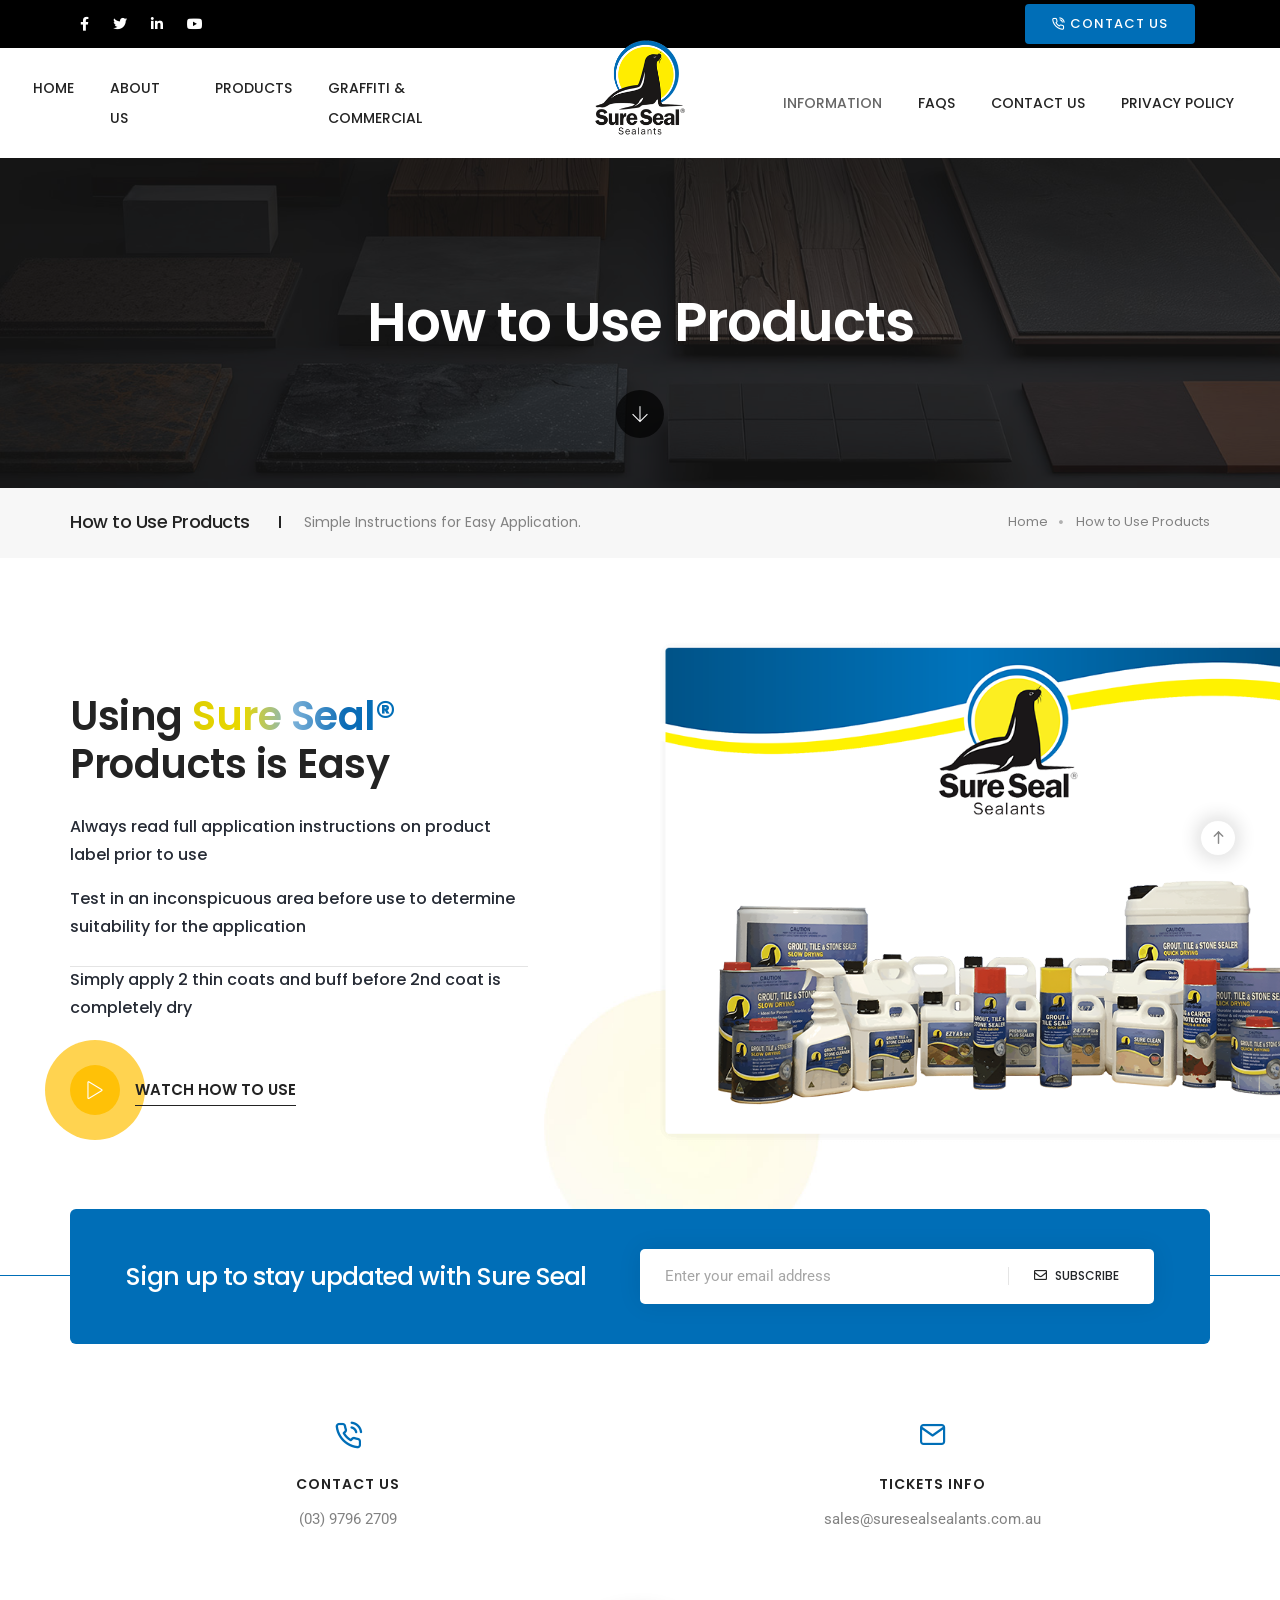
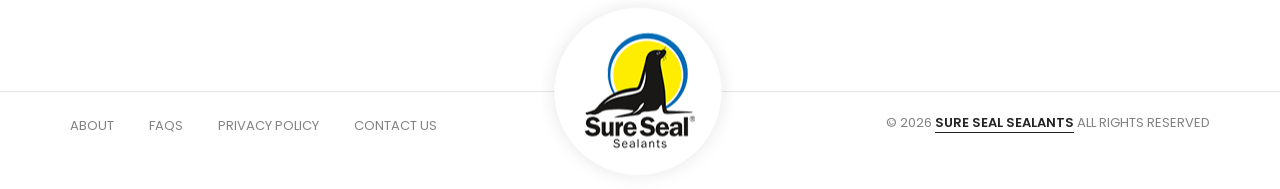
<file: how-do-i-use-the-product.html>
<!DOCTYPE html>
<html class="no-js" lang="en">

<head>
    <!-- Google tag (gtag.js) --> 
 <script async src="https://www.googletagmanager.com/gtag/js?id=G-25EXJHK6M9"></script>
 <script> window.dataLayer = window.dataLayer || []; function gtag(){dataLayer.push(arguments);} gtag('js', new Date()); gtag('config', 'G-25EXJHK6M9'); </script>
 
    <title>Sure Seal Sealants | Sure Seal has been established in Australia since 2002, manufacturing a superior line of impregnators, sealers &amp; cleaners for the protection of many surfaces, as well as state-of-the-art anti-graffiti products.</title>
    <meta charset="utf-8">
    <meta http-equiv="X-UA-Compatible" content="IE=edge">
    <meta name="author" content="Sure Seal Sealants">
    <meta name="viewport" content="width=device-width,initial-scale=1.0,maximum-scale=1">
    <meta name="description" content="Sure Seal has been established in Australia since 2002, manufacturing a superior line of impregnators, sealers &amp; cleaners for the protection of many surfaces, as well as state-of-the-art anti-graffiti products.">
    <!-- favicon icon -->
    <link rel="shortcut icon" href="public/img/logo/favicon.png">
    <link rel="apple-touch-icon" href="public/img/logo/favicon.png">
    <link rel="apple-touch-icon" sizes="72x72" href="public/img/logo/favicon.png">
    <link rel="apple-touch-icon" sizes="114x114" href="public/img/logo/favicon.png">
    <!-- style sheets and font icons  -->
    <link rel="stylesheet" type="text/css" href="public/css/font-icons.min.css">
    <link rel="stylesheet" type="text/css" href="public/css/theme-vendors.min.css">
    <link rel="stylesheet" type="text/css" href="public/css/style.css">
    <link rel="stylesheet" type="text/css" href="public/css/responsive.css">

</head>

<body data-mobile-nav-style="classic">


    <!-- start header -->
    <header class="header-with-topbar">
        <div class="top-bar navbar-light bg-black d-none d-md-block">
            <div class="container-lg nav-header-container">
                <div class="d-flex flex-wrap align-items-center justify-content-between">
                    <div class="col-12 col-md-3 header-social-icon d-none d-md-inline-block me-auto ps-lg-0 border-0">
                        <a href="https://www.facebook.com/" target="_blank"><i class="fa-brands fa-facebook-f"></i></a>
                        <a href="http://www.twitter.com" target="_blank"><i class="fa-brands fa-twitter"></i></a>
                        <a href="http://www.linkedin.com" target="_blank"><i class="fa-brands fa-linkedin-in"></i></a>
                        <a href="https://www.youtube.com/@suresealsealants1004" target="_blank"><i class="fa-brands fa-youtube"></i></a>
                    </div>

                    <div class="col-12 col-md-3 text-end d-none d-md-inline-block">
                                                 
                        <a href="tel:+0397962709" class="btn btn-fancy btn-large btn-fast-blue btn-round-edge no-margin-bottom button_menu"><i class="feather icon-feather-phone-call"></i> Contact Us</a>
                    </div>
                </div>
            </div>
        </div>
        <!-- start navigation -->
        <nav class="navbar navbar-expand-lg top-space navbar-light bg-white header-light fixed-top header-reverse-scroll menu-logo-center">
            <div class="container-fluid nav-header-container">
                <div class="col-6 px-lg-0 menu-logo">
                    <a class="navbar-brand" href="index.html">
                        <img src="public/img/logo/ss_sealnuts.png" class="default-logo" alt="">
                        <img src="public/img/logo/favicon.png" class="alt-logo" alt="">
                        <img src="public/img/logo/ss_sealnuts.png" class="mobile-logo" alt="">
                    </a>
                </div>
                <div class="col-auto col-lg-12 px-lg-0 menu-order">
                    <button class="navbar-toggler float-end" type="button" data-bs-toggle="collapse" data-bs-target="#navbarNav" aria-controls="navbarNav" aria-label="Toggle navigation">
                        <span class="navbar-toggler-line"></span>
                        <span class="navbar-toggler-line"></span>
                        <span class="navbar-toggler-line"></span>
                        <span class="navbar-toggler-line"></span>
                    </button>
                    <div class=" collapse navbar-collapse justify-content-between" id="navbarNav">
                        <ul class="navbar-nav alt-font navbar-left justify-content-end">
                            <li class="nav-item"><a href="index.html" class="nav-link text-uppercase">Home</a></li>
                            <li class="nav-item"><a href="about-us.html" class="nav-link text-uppercase">About US</a></li>
                            <li class="nav-item"><a href="products.html" class="nav-link text-uppercase">Products</a></li>
                            <li class="nav-item"><a href="graffiti-and-commercial.html" class="nav-link text-uppercase">Graffiti & Commercial</a></li>
                        </ul>
                        <ul class="navbar-nav alt-font navbar-right justify-content-start">
                            
                            <li class="nav-item dropdown simple-dropdown">
                                <a href="how-do-i-use-the-product.html#" class="nav-link text-uppercase">Information</a>
                                <i class="fa fa-angle-down dropdown-toggle" data-bs-toggle="dropdown" aria-hidden="true"></i>
                                <ul class="dropdown-menu" role="menu">
                                    
                                    <li class="dropdown"><a href="product-selector.html">Product Selector</a></li>
                                    
                                    <li class="dropdown"><a href="how-do-i-use-the-product.html">How to Use Products</a></li>
                                    
                                </ul>
                            </li>
                            <li class="nav-item"><a href="faq.html" class="nav-link text-uppercase">Faqs</a></li>
                            <li class="nav-item"><a href="contact.html" class="nav-link text-uppercase">Contact Us</a></li>
                            <li class="nav-item"><a href="privacy-policy.html" class="nav-link text-uppercase">Privacy Policy</a></li>
                        </ul>
                    </div>
                </div>
            </div>
        </nav>
        <!-- end navigation -->
    </header>
    <!-- end header -->

<section class="parallax padding-40px-tb main_bread_cumb" data-parallax-background-ratio="0.5" style="background-image:url('public/img/banner.jpg');">
    <div class="opacity-extra-medium bg-extra-dark-gray"></div>
    <div class="container">
        <div class="row align-items-stretch justify-content-center small-screen">
            <div class="col-12 position-relative page-title-extra-small text-center d-flex align-items-center justify-content-center flex-column">
                <h2 class="text-white alt-font font-weight-600 w-55 md-w-65 sm-w-80 center-col xs-w-100 letter-spacing-minus-1px line-height-50 sm-line-height-45 xs-line-height-30 no-margin-bottom">How to Use Products</h2>
            </div>
            <div class="down-section text-center"><a href="how-do-i-use-the-product.html#about" class="section-link"><i class="ti-arrow-down icon-extra-small text-white bg-transparent-black padding-15px-all xs-padding-10px-all border-radius-100"></i></a></div>
        </div>
    </div>
</section>
<section class="bg-light-gray padding-20px-tb sm-padding-30px-tb page-title-small">
    <div class="container">
        <div class="row align-items-center justify-content-center">
            <div class="col-xl-8 col-lg-6 text-center text-lg-start">
                <h1 class="alt-font text-extra-dark-gray font-weight-500 no-margin-bottom d-inline-block">How to Use Products</h1>
                <span class="alt-font text-medium d-block d-md-inline-block sm-margin-5px-top">Simple Instructions for Easy Application.</span>
            </div>
            <div class="col-xl-4 col-lg-6 text-center text-lg-end breadcrumb justify-content-center justify-content-lg-end text-small alt-font md-margin-15px-top">
                <ul>
                    <li><a href="index.html">Home</a></li>
                    <li>How to Use Products</li>
                </ul>
            </div>
        </div>
    </div>
</section>


<section class="how_to_use margin-3-half-rem-bottom cover-background wow animate__fadeIn" style="background-image: url('public/img/how_use_bg.jpg');">
    <div class="container">
        <div class="row align-items-center justify-content-center">
            <div class="col-10 col-xxl-5 col-xl-5 col-lg-5 text-center text-lg-start md-margin-70px-bottom sm-margin-50px-bottom">
                <h4 class="alt-font font-weight-600 text-extra-dark-gray w-95">
                    <h4 class="alt-font font-weight-600 text-extra-dark-gray w-95">Using <span class="text-gradient-light-yellow-blue font-weight-600">Sure Seal&reg;</span> Products is Easy</h4>
                </h4>
                <div class="row">
                    <div class="col-12 last-paragraph-no-margin wow animate__fadeIn" data-wow-delay="0.2s">
                        <div class="col-12 last-paragraph-no-margin wow animate__fadeIn" data-wow-delay="0.2s"><span class="alt-font text-extra-medium d-flex align-items-start line-height-25px g-3 font-weight-500 text-slate-blue d-block margin-10px-bottom">Always read full application instructions on product label prior to use</span>
<div class="col-12 wow animate__fadeIn" data-wow-delay="0.2s">
<div class="h-1px w-100 bg-medium-gray margin-5px-tb xs-margin-5px-tb">&nbsp;</div>
</div>

<p><span class="alt-font text-extra-medium d-flex align-items-start line-height-25px g-3 font-weight-500 text-slate-blue d-block margin-10px-bottom">Test in an inconspicuous area before use to determine suitability for the application</span></p>

<div class="col-12 wow animate__fadeIn" data-wow-delay="0.2s">
<div class="h-1px w-100 bg-medium-gray margin-5px-tb xs-margin-5px-tb"><span class="alt-font text-extra-medium d-flex align-items-start line-height-25px g-3 font-weight-500 text-slate-blue d-block margin-10px-bottom">Simply apply 2 thin coats and buff before 2nd coat is completely dry</span></div>
</div>

<p>&nbsp;</p>
</div>
                    </div>

                                            <div class="col-12 last-paragraph-no-margin margin-4-half-rem-top wow animate__fadeIn" data-wow-delay="0.4s">
                            <a href="https://youtube.com/@suresealsealants1004?si=_RdFwdU7t4uzX0z6" target="_blank" class="video-icon-box video-icon-medium position-relative">
                                <span>
                                    <span class="video-icon bg-warning margin-15px-right">
                                        <i class="icon-simple-line-control-play text-white"></i>
                                        <span class="video-icon-sonar">
                                            <span class="video-icon-sonar-bfr bg-warning opacity-7"></span>
                                        </span>
                                    </span>
                                    <span class="video-icon-text alt-font text-extra-dark-gray text-uppercase text-decoration-line-bottom d-inline-block font-weight-600 align-middle">Watch How To Use</span>
                                </span>
                            </a>
                        </div>
                                    </div>
            </div>

            <div class="col-xxl-5 col-xl-6 offset-xxl-2 col-lg-6 offset-lg-1 wow animate__fadeInRight">
                <div class="how_to_use_img">
                                            <img src="public/images/pages/22W3s7EXuZjAwngVxaAC2txiT8AAJZMuwBsyj7ND.png" alt="&lt;h4 class=&quot;alt-font font-weight-600 text-extra-dark-gray w-95&quot;&gt;Using &lt;span class=&quot;text-gradient-light-yellow-blue font-weight-600&quot;&gt;Sure Seal&amp;reg;&lt;/span&gt; Products is Easy&lt;/h4&gt;" />
                                    </div>
            </div>
        </div>
    </div>
</section>



<!-- start section -->
<section class="overflow-visible newslette_footer bdr_top p-0" id="newsletter-form">
    <div class="container">
        <div class="row">
            <div class="col-12 overlap-section wow animate__flipInX" data-wow-delay="0.2s">
                <div class="bg-fast-blue border-radius-6px d-flex flex-column flex-lg-row align-items-center padding-40px-tb padding-4-rem-lr lg-padding-5-rem-lr xs-padding-2-rem-lr">
                    <h6 class="alt-font font-weight-500 text-white letter-spacing-minus-1px w-55 mb-lg-0 lg-w-50 md-w-100 text-center text-lg-start md-margin-30px-bottom xs-margin-20px-bottom">Sign up to stay updated with Sure Seal</h6>
                    <div class="newsletter-email position-relative w-55 lg-w-50 md-w-100">
                        <form action="https://suresealsealants.com.au/newsletters" method="post">
                            <input type="hidden" name="_token" value="dItDgNYUYt75Jnkw65iypUpK7hBC3iSL0mjkIxeo" autocomplete="off">                            <input class="border-radius-5px large-input border-0 box-shadow-extra-large bg-white m-0 required" name="email" placeholder="Enter your email address" type="email">
                            <!--<input type="hidden" name="redirect" value="">-->
                            
                            
                        
                            <button type="submit" class="btn btn-medium line-height-18px margin-10px-right border-left border-width-1px border-color-black-transparent xs-no-margin-right"><i class="far fa-envelope text-extra-dark-gray icon-very-small left-icon xs-no-margin-right"></i><span class="d-none d-sm-inline-block">subscribe</span></button>
                            <div class="form-results border-radius-5px position-absolute d-none"></div>
                        </form>
                    </div>
                </div>
            </div>
        </div>
    </div>
</section>
<!-- end section -->

<!-- start section -->
<section class="padding-5-half-rem-top footer_padding_contact">
    <div class="container">
        <div class="row row-cols-1 row-cols-lg-2 row-cols-sm-2">
            <!-- start feature box item -->
            <!--<div class="col text-center md-margin-40px-bottom last-paragraph-no-margin wow animate__fadeIn" data-wow-delay="0.1s">-->
            <!--    <i class="feather icon-feather-map-pin icon-small text-fast-blue margin-25px-bottom sm-margin-10px-bottom d-block"></i>-->
            <!--    <div class="text-extra-dark-gray text-uppercase text-medium font-weight-600 alt-font letter-spacing-1px margin-10px-bottom">Our Location</div>-->
            <!--    <p class="w-70 lg-w-100 md-w-60 sm-w-75 sm-margin-10px-bottom mx-auto">18 Barrier St. Fyshwick ACT2609, Australia</p>-->
            <!--</div>-->
            <!-- end feature box item -->
            <!-- start feature box item -->
            <div class="col text-center md-margin-40px-bottom last-paragraph-no-margin wow animate__fadeIn" data-wow-delay="0.2s">
                <i class="feather icon-feather-phone-call icon-small text-fast-blue margin-25px-bottom sm-margin-10px-bottom d-block"></i>
                <div class="text-extra-dark-gray text-uppercase text-medium font-weight-600 alt-font letter-spacing-1px margin-10px-bottom">Contact Us</div>
                <p class="w-70 lg-w-100 mb-2 sm-margin-10px-bottom mx-auto"><a href="tel:(03)97962709">(03) 9796 2709</a></p>
            </div>
            <!-- end feature box item -->
            <!-- start feature box item -->
            <div class="col text-center xs-margin-40px-bottom last-paragraph-no-margin wow animate__fadeIn" data-wow-delay="0.3s">
                <i class="feather icon-feather-mail icon-small text-fast-blue margin-25px-bottom sm-margin-10px-bottom d-block"></i>
                <div class="text-extra-dark-gray text-uppercase text-medium font-weight-600 alt-font letter-spacing-1px margin-10px-bottom">Tickets info</div>
                <p class="w-70 lg-w-100 sm-margin-10px-bottom mx-auto"><a href="mailto:sales@suresealsealants.com.au" class="text-fast-blue-hover">sales@suresealsealants.com.au</a></p>
            </div>
            <!-- end feature box item -->

        </div>
    </div>
</section>
<!-- end section -->
<!-- start section -->
<section class="overflow-visible position-relative py-0 wow animate__zoomIn">
    <a href="how-do-i-use-the-product.html#"><img class="absolute-middle-center md-w-150px sm-w-100px" src="public/img/footer_logo.png" alt=""></a>
</section>
<!-- end section -->
<!-- start footer -->
<footer class="footer-restaurant footer-light padding-20px-tb border-top border-color-black-transparent md-padding-80px-top">
    <div class="container">
        <div class="row row-cols-1 row-cols-md-2 align-items-center">
            <div class="col sm-margin-15px-bottom">
                <ul class="alt-font footer-horizontal-link d-flex flex-column flex-sm-row justify-content-center justify-content-md-start text-center text-uppercase text-small">
                    <li><a href="about-us.html">About</a></li>
                    <li><a href="faq.html">FAQs</a></li>
                    <li><a href="privacy-policy.html">Privacy Policy</a></li>
                    <li><a href="contact.html">Contact US</a></li>
                </ul>
            </div>
            <div class="col text-center text-md-end last-paragraph-no-margin">
                <p class="alt-font mb-2 text-small text-uppercase">© 2026 <a href="index.html" target="_blank" class="text-decoration-line-bottom text-extra-dark-gray text-uppercase font-weight-600">Sure Seal Sealants</a> All Rights Reserved</p>
            </div>
        </div>
    </div>
</footer>
<!-- end footer -->

<!-- start scroll to top -->
<a class="scroll-top-arrow" href="javascript:void(0);"><i class="feather icon-feather-arrow-up"></i></a>
<!-- end scroll to top -->
<!-- javascript -->
<script type="text/javascript" src="public/js/jquery.min.js"></script>
<script type="text/javascript" src="public/js/theme-vendors.min.js"></script>
<script type="text/javascript" src="public/js/main.js"></script>






</body>

</html>
</file>
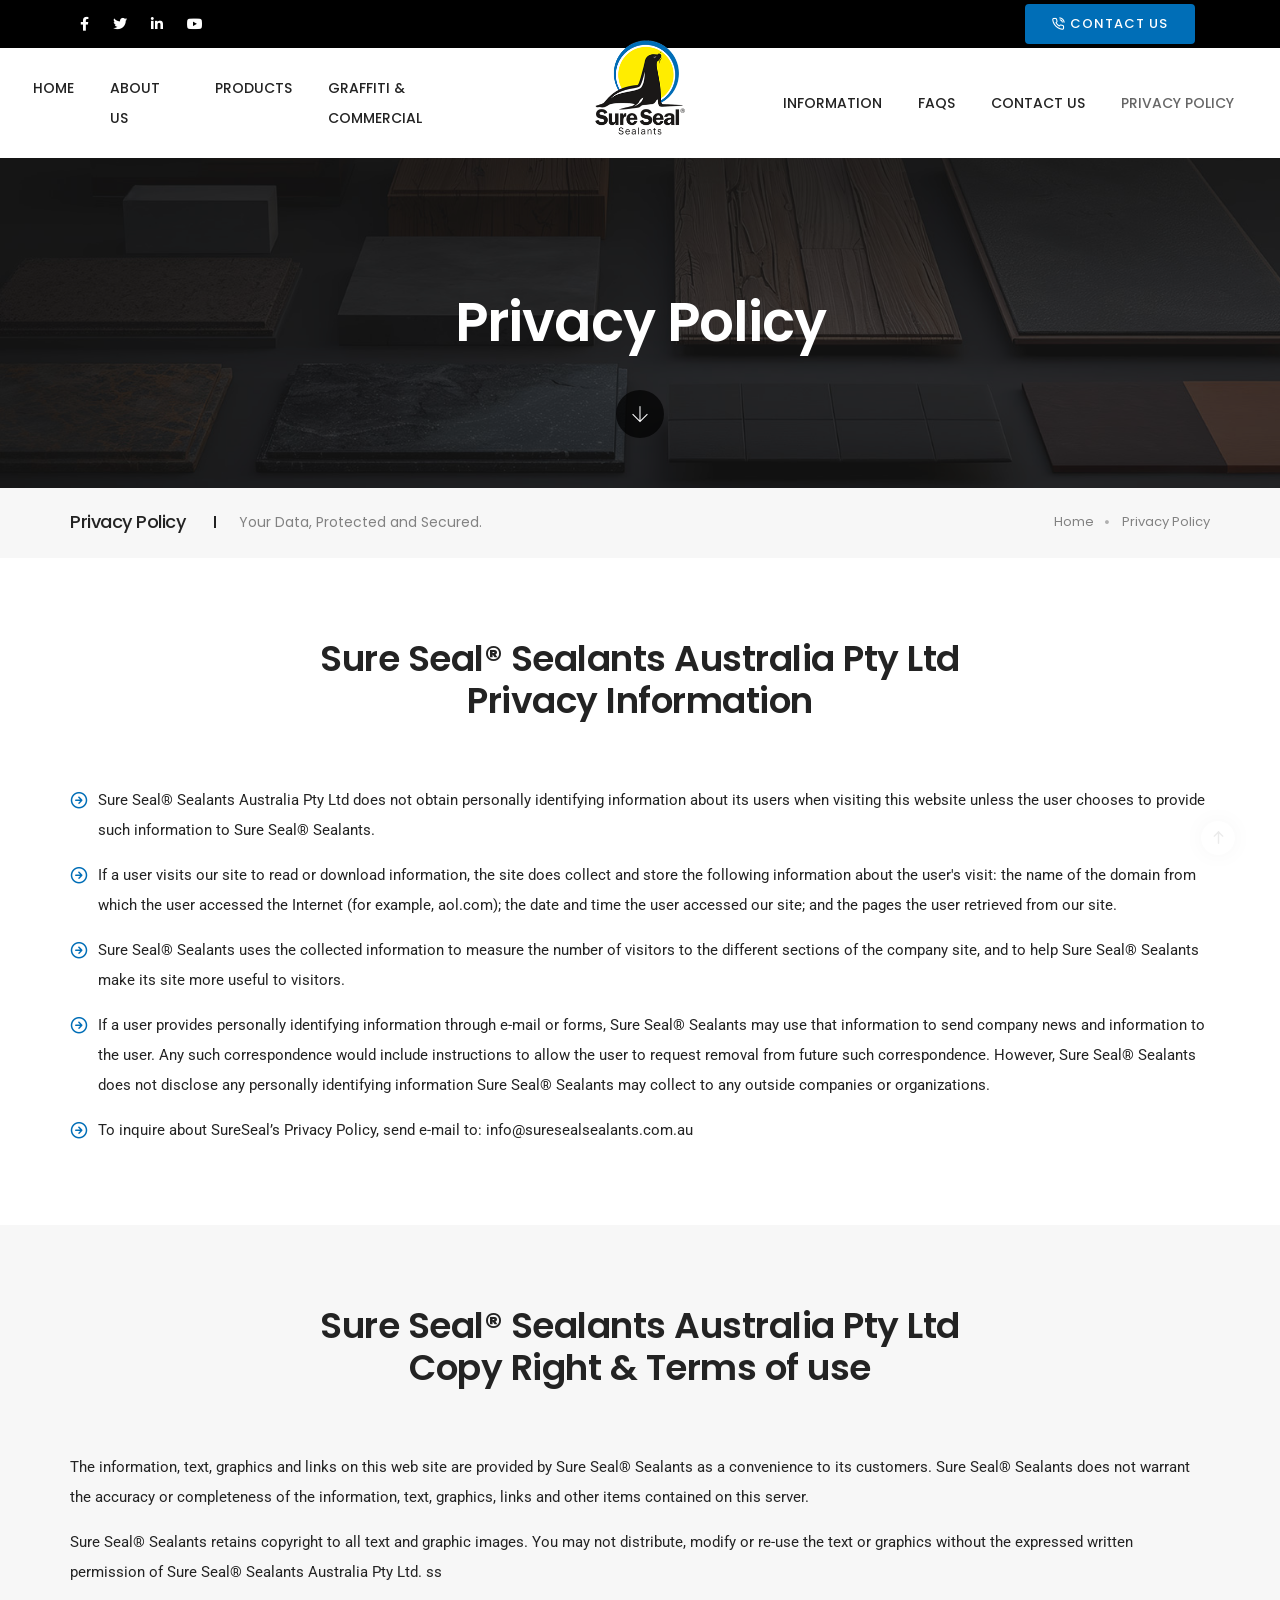
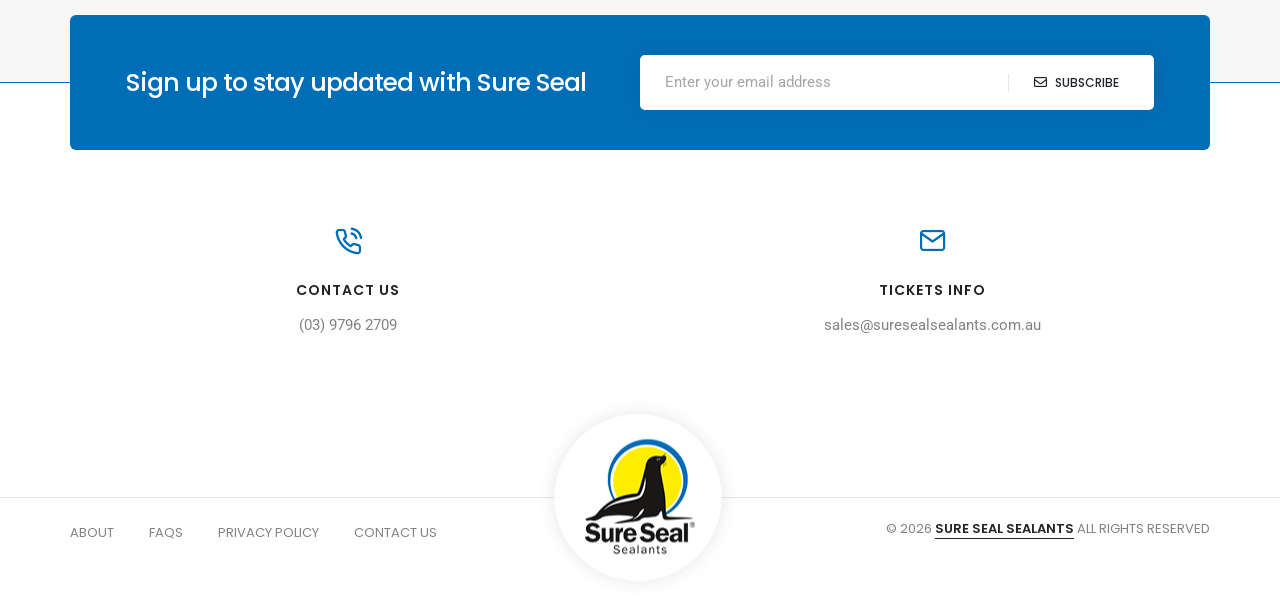
<file: privacy-policy.html>
<!DOCTYPE html>
<html class="no-js" lang="en">

<head>
    <!-- Google tag (gtag.js) --> 
 <script async src="https://www.googletagmanager.com/gtag/js?id=G-25EXJHK6M9"></script>
 <script> window.dataLayer = window.dataLayer || []; function gtag(){dataLayer.push(arguments);} gtag('js', new Date()); gtag('config', 'G-25EXJHK6M9'); </script>
 
    <title>Sure Seal Sealants | Sure Seal has been established in Australia since 2002, manufacturing a superior line of impregnators, sealers &amp; cleaners for the protection of many surfaces, as well as state-of-the-art anti-graffiti products.</title>
    <meta charset="utf-8">
    <meta http-equiv="X-UA-Compatible" content="IE=edge">
    <meta name="author" content="Sure Seal Sealants">
    <meta name="viewport" content="width=device-width,initial-scale=1.0,maximum-scale=1">
    <meta name="description" content="Sure Seal has been established in Australia since 2002, manufacturing a superior line of impregnators, sealers &amp; cleaners for the protection of many surfaces, as well as state-of-the-art anti-graffiti products.">
    <!-- favicon icon -->
    <link rel="shortcut icon" href="public/img/logo/favicon.png">
    <link rel="apple-touch-icon" href="public/img/logo/favicon.png">
    <link rel="apple-touch-icon" sizes="72x72" href="public/img/logo/favicon.png">
    <link rel="apple-touch-icon" sizes="114x114" href="public/img/logo/favicon.png">
    <!-- style sheets and font icons  -->
    <link rel="stylesheet" type="text/css" href="public/css/font-icons.min.css">
    <link rel="stylesheet" type="text/css" href="public/css/theme-vendors.min.css">
    <link rel="stylesheet" type="text/css" href="public/css/style.css">
    <link rel="stylesheet" type="text/css" href="public/css/responsive.css">

</head>

<body data-mobile-nav-style="classic">


    <!-- start header -->
    <header class="header-with-topbar">
        <div class="top-bar navbar-light bg-black d-none d-md-block">
            <div class="container-lg nav-header-container">
                <div class="d-flex flex-wrap align-items-center justify-content-between">
                    <div class="col-12 col-md-3 header-social-icon d-none d-md-inline-block me-auto ps-lg-0 border-0">
                        <a href="https://www.facebook.com/" target="_blank"><i class="fa-brands fa-facebook-f"></i></a>
                        <a href="http://www.twitter.com" target="_blank"><i class="fa-brands fa-twitter"></i></a>
                        <a href="http://www.linkedin.com" target="_blank"><i class="fa-brands fa-linkedin-in"></i></a>
                        <a href="https://www.youtube.com/@suresealsealants1004" target="_blank"><i class="fa-brands fa-youtube"></i></a>
                    </div>

                    <div class="col-12 col-md-3 text-end d-none d-md-inline-block">
                                                 
                        <a href="tel:+0397962709" class="btn btn-fancy btn-large btn-fast-blue btn-round-edge no-margin-bottom button_menu"><i class="feather icon-feather-phone-call"></i> Contact Us</a>
                    </div>
                </div>
            </div>
        </div>
        <!-- start navigation -->
        <nav class="navbar navbar-expand-lg top-space navbar-light bg-white header-light fixed-top header-reverse-scroll menu-logo-center">
            <div class="container-fluid nav-header-container">
                <div class="col-6 px-lg-0 menu-logo">
                    <a class="navbar-brand" href="index.html">
                        <img src="public/img/logo/ss_sealnuts.png" class="default-logo" alt="">
                        <img src="public/img/logo/favicon.png" class="alt-logo" alt="">
                        <img src="public/img/logo/ss_sealnuts.png" class="mobile-logo" alt="">
                    </a>
                </div>
                <div class="col-auto col-lg-12 px-lg-0 menu-order">
                    <button class="navbar-toggler float-end" type="button" data-bs-toggle="collapse" data-bs-target="#navbarNav" aria-controls="navbarNav" aria-label="Toggle navigation">
                        <span class="navbar-toggler-line"></span>
                        <span class="navbar-toggler-line"></span>
                        <span class="navbar-toggler-line"></span>
                        <span class="navbar-toggler-line"></span>
                    </button>
                    <div class=" collapse navbar-collapse justify-content-between" id="navbarNav">
                        <ul class="navbar-nav alt-font navbar-left justify-content-end">
                            <li class="nav-item"><a href="index.html" class="nav-link text-uppercase">Home</a></li>
                            <li class="nav-item"><a href="about-us.html" class="nav-link text-uppercase">About US</a></li>
                            <li class="nav-item"><a href="products.html" class="nav-link text-uppercase">Products</a></li>
                            <li class="nav-item"><a href="graffiti-and-commercial.html" class="nav-link text-uppercase">Graffiti & Commercial</a></li>
                        </ul>
                        <ul class="navbar-nav alt-font navbar-right justify-content-start">
                            
                            <li class="nav-item dropdown simple-dropdown">
                                <a href="privacy-policy.html#" class="nav-link text-uppercase">Information</a>
                                <i class="fa fa-angle-down dropdown-toggle" data-bs-toggle="dropdown" aria-hidden="true"></i>
                                <ul class="dropdown-menu" role="menu">
                                    
                                    <li class="dropdown"><a href="product-selector.html">Product Selector</a></li>
                                    
                                    <li class="dropdown"><a href="how-do-i-use-the-product.html">How to Use Products</a></li>
                                    
                                </ul>
                            </li>
                            <li class="nav-item"><a href="faq.html" class="nav-link text-uppercase">Faqs</a></li>
                            <li class="nav-item"><a href="contact.html" class="nav-link text-uppercase">Contact Us</a></li>
                            <li class="nav-item"><a href="privacy-policy.html" class="nav-link text-uppercase">Privacy Policy</a></li>
                        </ul>
                    </div>
                </div>
            </div>
        </nav>
        <!-- end navigation -->
    </header>
    <!-- end header -->

<section class="parallax padding-40px-tb main_bread_cumb" data-parallax-background-ratio="0.5"
    style="background-image:url('public/img/banner.jpg');">
    <div class="opacity-extra-medium bg-extra-dark-gray"></div>
    <div class="container">
        <div class="row align-items-stretch justify-content-center small-screen">
            <div class="col-12 position-relative page-title-extra-small text-center d-flex align-items-center justify-content-center flex-column">
                <h2 class="text-white alt-font font-weight-600 w-55 md-w-65 sm-w-80 center-col xs-w-100 letter-spacing-minus-1px line-height-50 sm-line-height-45 xs-line-height-30 no-margin-bottom">Privacy Policy</h2>
            </div>
            <div class="down-section text-center">
                <a href="privacy-policy.html#about" class="section-link">
                    <i class="ti-arrow-down icon-extra-small text-white bg-transparent-black padding-15px-all xs-padding-10px-all border-radius-100"></i>
                </a>
            </div>
        </div>
    </div>
</section>

<section class="bg-light-gray padding-20px-tb sm-padding-30px-tb page-title-small">
    <div class="container">
        <div class="row align-items-center justify-content-center">
            <div class="col-xl-8 col-lg-6 text-center text-lg-start">
                <h1 class="alt-font text-extra-dark-gray font-weight-500 no-margin-bottom d-inline-block">Privacy Policy
                </h1>
                <span class="alt-font text-medium d-block d-md-inline-block sm-margin-5px-top">Your Data, Protected and Secured.</span>
            </div>
            <div
                class="col-xl-4 col-lg-6 text-center text-lg-end breadcrumb justify-content-center justify-content-lg-end text-small alt-font md-margin-15px-top">
                <ul>
                    <li><a href="index.html">Home</a></li>
                    <li>Privacy Policy</li>
                </ul>
            </div>
        </div>
    </div>
</section>
            <section>
<div class="container">
<div class="row align-items-center justify-content-center">
<div class="col-xl-12 col-lg-12 text-center wow animate__fadeIn" data-wow-delay="0.2s" style="visibility: visible; animation-delay: 0.2s; animation-name: fadeIn;">
<h4 class="alt-font title-small font-weight-600 text-extra-dark-gray margin-2-half-rem-bottom">Sure Seal&reg; Sealants Australia Pty Ltd<br />
Privacy Information</h4>
</div>

<ul class="pl-0 list-style-02 margin-2-rem-top">
	<li class="margin-15px-bottom wow animate__fadeIn" data-wow-delay="0.2s" style="visibility: visible; animation-delay: 0.2s; animation-name: fadeIn;"><i
                        class="feather icon-feather-arrow-right-circle text-large color_006eb7 margin-10px-right"
                        aria-hidden="true"></i><span class="text-extra-dark-gray">Sure Seal&reg; Sealants Australia Pty Ltd does not obtain personally identifying information about its users when visiting this website unless the user chooses to provide such information to Sure Seal&reg; Sealants.</span></li>
	<li class="margin-15px-bottom wow animate__fadeIn" data-wow-delay="0.4s" style="visibility: visible; animation-delay: 0.4s; animation-name: fadeIn;"><i
                        class="feather icon-feather-arrow-right-circle text-large color_006eb7 margin-10px-right"
                        aria-hidden="true"></i><span class="text-extra-dark-gray">If a user visits our site to read or download information, the site does collect and store the following information about the user&#39;s visit: the name of the domain from which the user accessed the Internet (for example, aol.com); the date and time the user accessed our site; and the pages the user retrieved from our site.</span></li>
	<li class="margin-15px-bottom wow animate__fadeIn" data-wow-delay="0.6s" style="visibility: visible; animation-delay: 0.6s; animation-name: fadeIn;"><i
                        class="feather icon-feather-arrow-right-circle text-large color_006eb7 margin-10px-right"
                        aria-hidden="true"></i><span class="text-extra-dark-gray">Sure Seal&reg; Sealants uses the collected information to measure the number of visitors to the different sections of the company site, and to help Sure Seal&reg; Sealants make its site more useful to visitors.</span></li>
	<li class="margin-15px-bottom wow animate__fadeIn" data-wow-delay="0.6s" style="visibility: visible; animation-delay: 0.6s; animation-name: fadeIn;"><i
                        class="feather icon-feather-arrow-right-circle text-large color_006eb7 margin-10px-right"
                        aria-hidden="true"></i><span class="text-extra-dark-gray">If a user provides personally identifying information through e-mail or forms, Sure Seal&reg; Sealants may use that information to send company news and information to the user. Any such correspondence would include instructions to allow the user to request removal from future such correspondence. However, Sure Seal&reg; Sealants does not disclose any personally identifying information Sure Seal&reg; Sealants may collect to any outside companies or organizations.</span></li>
	<li class="wow animate__fadeIn" data-wow-delay="0.6s" style="visibility: visible; animation-delay: 0.6s; animation-name: fadeIn;"><i
                        class="feather icon-feather-arrow-right-circle text-large color_006eb7 margin-10px-right"
                        aria-hidden="true"></i><span class="text-extra-dark-gray">To inquire about SureSeal&rsquo;s Privacy Policy, send e-mail to: info@suresealsealants.com.au</span></li>
</ul>
</div>
</div>
</section>
    
            <section class="bg-light-gray">
<div class="container">
<div class="row align-items-center justify-content-center">
<div class="col-xl-12 col-lg-12 text-center wow animate__fadeIn" data-wow-delay="0.2s" style="visibility: visible; animation-delay: 0.2s; animation-name: fadeIn;">
<h4 class="alt-font title-small font-weight-600 text-extra-dark-gray margin-2-half-rem-bottom">Sure Seal&reg; Sealants Australia Pty Ltd<br />
Copy Right &amp; Terms of use</h4>
</div>

<ul class="pl-0 list-style-02 margin-2-rem-top">
	<li class="margin-15px-bottom wow animate__fadeIn" data-wow-delay="0.2s" style="visibility: visible; animation-delay: 0.2s; animation-name: fadeIn;"><span class="text-extra-dark-gray">The information, text, graphics and links on this web site are provided by Sure Seal&reg; Sealants as a convenience to its customers. Sure Seal&reg; Sealants does not warrant the accuracy or completeness of the information, text, graphics, links and other items contained on this server.</span></li>
	<li class="margin-15px-bottom wow animate__fadeIn" data-wow-delay="0.4s" style="visibility: visible; animation-delay: 0.4s; animation-name: fadeIn;"><span class="text-extra-dark-gray">Sure Seal&reg; Sealants retains copyright to all text and graphic images. You may not distribute, modify or re-use the text or graphics without the expressed written permission of Sure Seal&reg; Sealants Australia Pty Ltd. ss</span></li>
</ul>
</div>
</div>
</section>
    

<!-- start section -->
<section class="overflow-visible newslette_footer bdr_top p-0" id="newsletter-form">
    <div class="container">
        <div class="row">
            <div class="col-12 overlap-section wow animate__flipInX" data-wow-delay="0.2s">
                <div class="bg-fast-blue border-radius-6px d-flex flex-column flex-lg-row align-items-center padding-40px-tb padding-4-rem-lr lg-padding-5-rem-lr xs-padding-2-rem-lr">
                    <h6 class="alt-font font-weight-500 text-white letter-spacing-minus-1px w-55 mb-lg-0 lg-w-50 md-w-100 text-center text-lg-start md-margin-30px-bottom xs-margin-20px-bottom">Sign up to stay updated with Sure Seal</h6>
                    <div class="newsletter-email position-relative w-55 lg-w-50 md-w-100">
                        <form action="https://suresealsealants.com.au/newsletters" method="post">
                            <input type="hidden" name="_token" value="dItDgNYUYt75Jnkw65iypUpK7hBC3iSL0mjkIxeo" autocomplete="off">                            <input class="border-radius-5px large-input border-0 box-shadow-extra-large bg-white m-0 required" name="email" placeholder="Enter your email address" type="email">
                            <!--<input type="hidden" name="redirect" value="">-->
                            
                            
                        
                            <button type="submit" class="btn btn-medium line-height-18px margin-10px-right border-left border-width-1px border-color-black-transparent xs-no-margin-right"><i class="far fa-envelope text-extra-dark-gray icon-very-small left-icon xs-no-margin-right"></i><span class="d-none d-sm-inline-block">subscribe</span></button>
                            <div class="form-results border-radius-5px position-absolute d-none"></div>
                        </form>
                    </div>
                </div>
            </div>
        </div>
    </div>
</section>
<!-- end section -->

<!-- start section -->
<section class="padding-5-half-rem-top footer_padding_contact">
    <div class="container">
        <div class="row row-cols-1 row-cols-lg-2 row-cols-sm-2">
            <!-- start feature box item -->
            <!--<div class="col text-center md-margin-40px-bottom last-paragraph-no-margin wow animate__fadeIn" data-wow-delay="0.1s">-->
            <!--    <i class="feather icon-feather-map-pin icon-small text-fast-blue margin-25px-bottom sm-margin-10px-bottom d-block"></i>-->
            <!--    <div class="text-extra-dark-gray text-uppercase text-medium font-weight-600 alt-font letter-spacing-1px margin-10px-bottom">Our Location</div>-->
            <!--    <p class="w-70 lg-w-100 md-w-60 sm-w-75 sm-margin-10px-bottom mx-auto">18 Barrier St. Fyshwick ACT2609, Australia</p>-->
            <!--</div>-->
            <!-- end feature box item -->
            <!-- start feature box item -->
            <div class="col text-center md-margin-40px-bottom last-paragraph-no-margin wow animate__fadeIn" data-wow-delay="0.2s">
                <i class="feather icon-feather-phone-call icon-small text-fast-blue margin-25px-bottom sm-margin-10px-bottom d-block"></i>
                <div class="text-extra-dark-gray text-uppercase text-medium font-weight-600 alt-font letter-spacing-1px margin-10px-bottom">Contact Us</div>
                <p class="w-70 lg-w-100 mb-2 sm-margin-10px-bottom mx-auto"><a href="tel:(03)97962709">(03) 9796 2709</a></p>
            </div>
            <!-- end feature box item -->
            <!-- start feature box item -->
            <div class="col text-center xs-margin-40px-bottom last-paragraph-no-margin wow animate__fadeIn" data-wow-delay="0.3s">
                <i class="feather icon-feather-mail icon-small text-fast-blue margin-25px-bottom sm-margin-10px-bottom d-block"></i>
                <div class="text-extra-dark-gray text-uppercase text-medium font-weight-600 alt-font letter-spacing-1px margin-10px-bottom">Tickets info</div>
                <p class="w-70 lg-w-100 sm-margin-10px-bottom mx-auto"><a href="mailto:sales@suresealsealants.com.au" class="text-fast-blue-hover">sales@suresealsealants.com.au</a></p>
            </div>
            <!-- end feature box item -->

        </div>
    </div>
</section>
<!-- end section -->
<!-- start section -->
<section class="overflow-visible position-relative py-0 wow animate__zoomIn">
    <a href="privacy-policy.html#"><img class="absolute-middle-center md-w-150px sm-w-100px" src="public/img/footer_logo.png" alt=""></a>
</section>
<!-- end section -->
<!-- start footer -->
<footer class="footer-restaurant footer-light padding-20px-tb border-top border-color-black-transparent md-padding-80px-top">
    <div class="container">
        <div class="row row-cols-1 row-cols-md-2 align-items-center">
            <div class="col sm-margin-15px-bottom">
                <ul class="alt-font footer-horizontal-link d-flex flex-column flex-sm-row justify-content-center justify-content-md-start text-center text-uppercase text-small">
                    <li><a href="about-us.html">About</a></li>
                    <li><a href="faq.html">FAQs</a></li>
                    <li><a href="privacy-policy.html">Privacy Policy</a></li>
                    <li><a href="contact.html">Contact US</a></li>
                </ul>
            </div>
            <div class="col text-center text-md-end last-paragraph-no-margin">
                <p class="alt-font mb-2 text-small text-uppercase">© 2026 <a href="index.html" target="_blank" class="text-decoration-line-bottom text-extra-dark-gray text-uppercase font-weight-600">Sure Seal Sealants</a> All Rights Reserved</p>
            </div>
        </div>
    </div>
</footer>
<!-- end footer -->

<!-- start scroll to top -->
<a class="scroll-top-arrow" href="javascript:void(0);"><i class="feather icon-feather-arrow-up"></i></a>
<!-- end scroll to top -->
<!-- javascript -->
<script type="text/javascript" src="public/js/jquery.min.js"></script>
<script type="text/javascript" src="public/js/theme-vendors.min.js"></script>
<script type="text/javascript" src="public/js/main.js"></script>




</body>

</html>
</file>
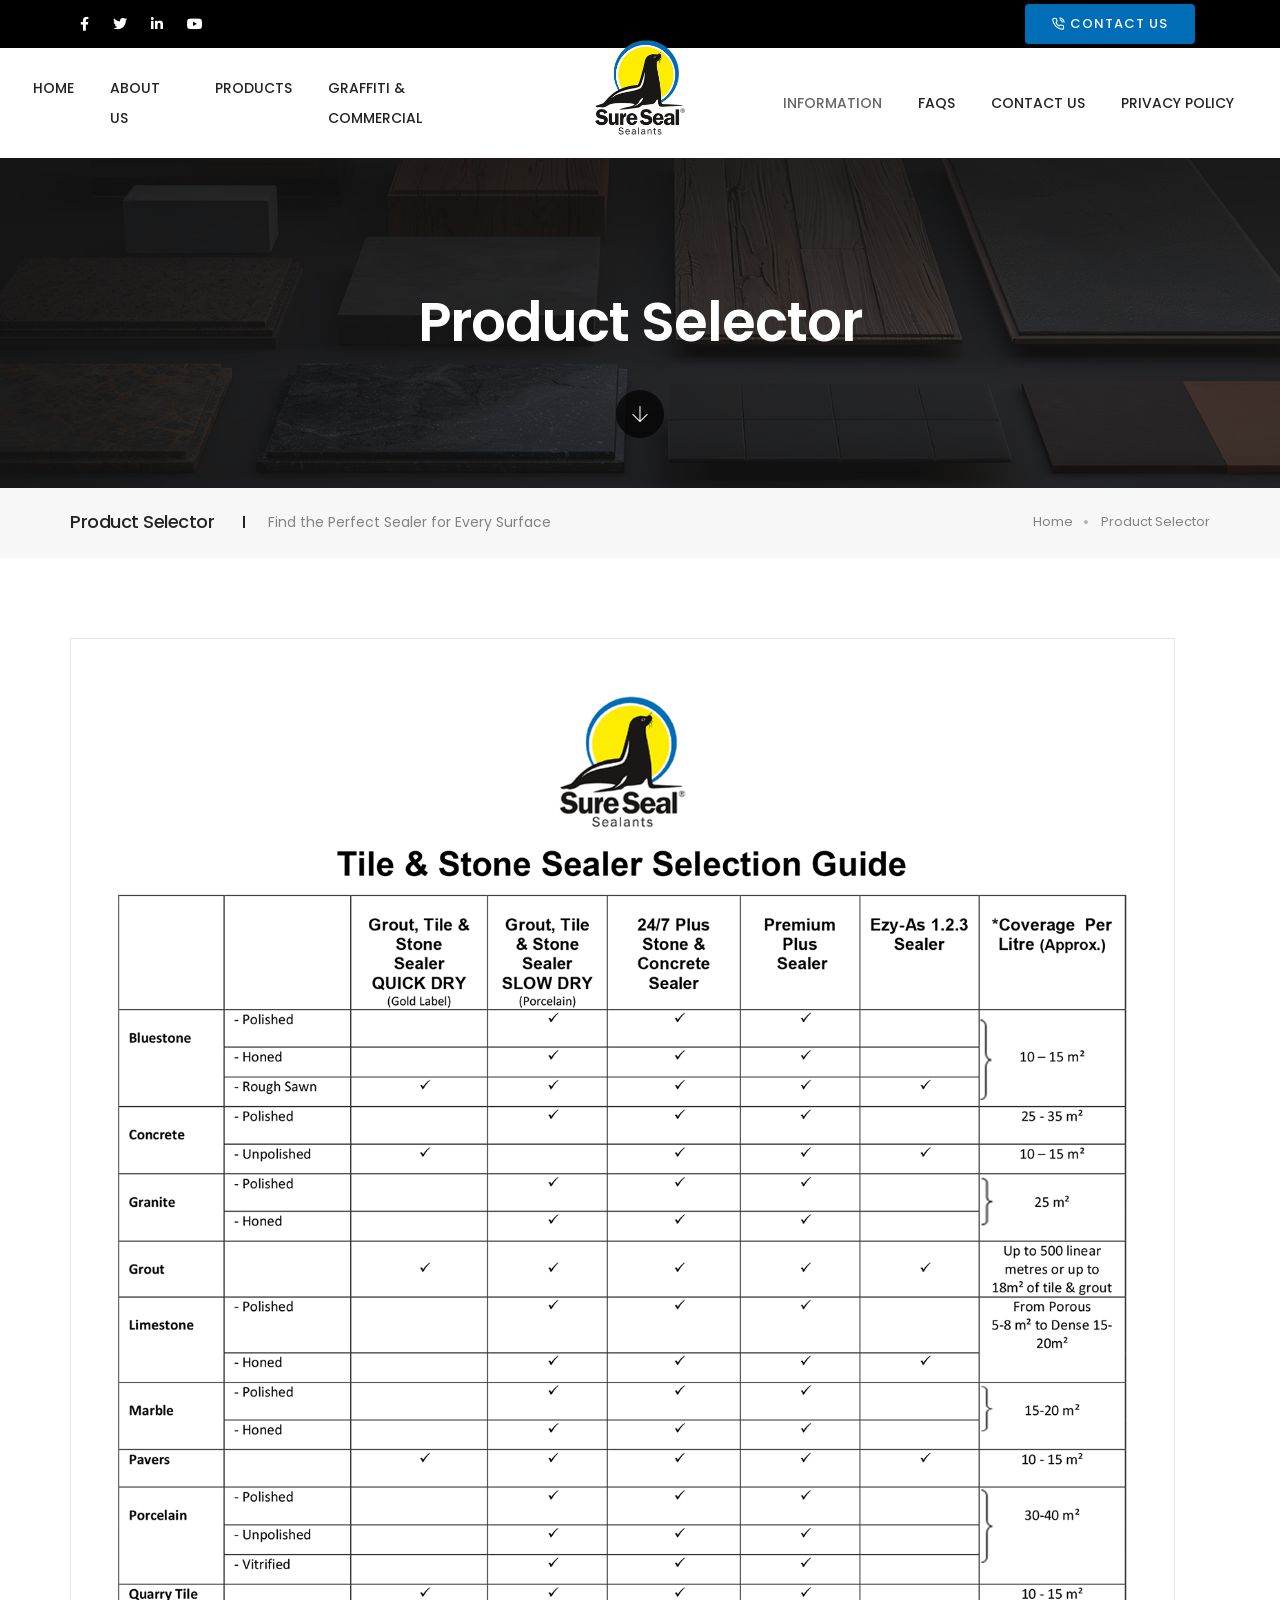
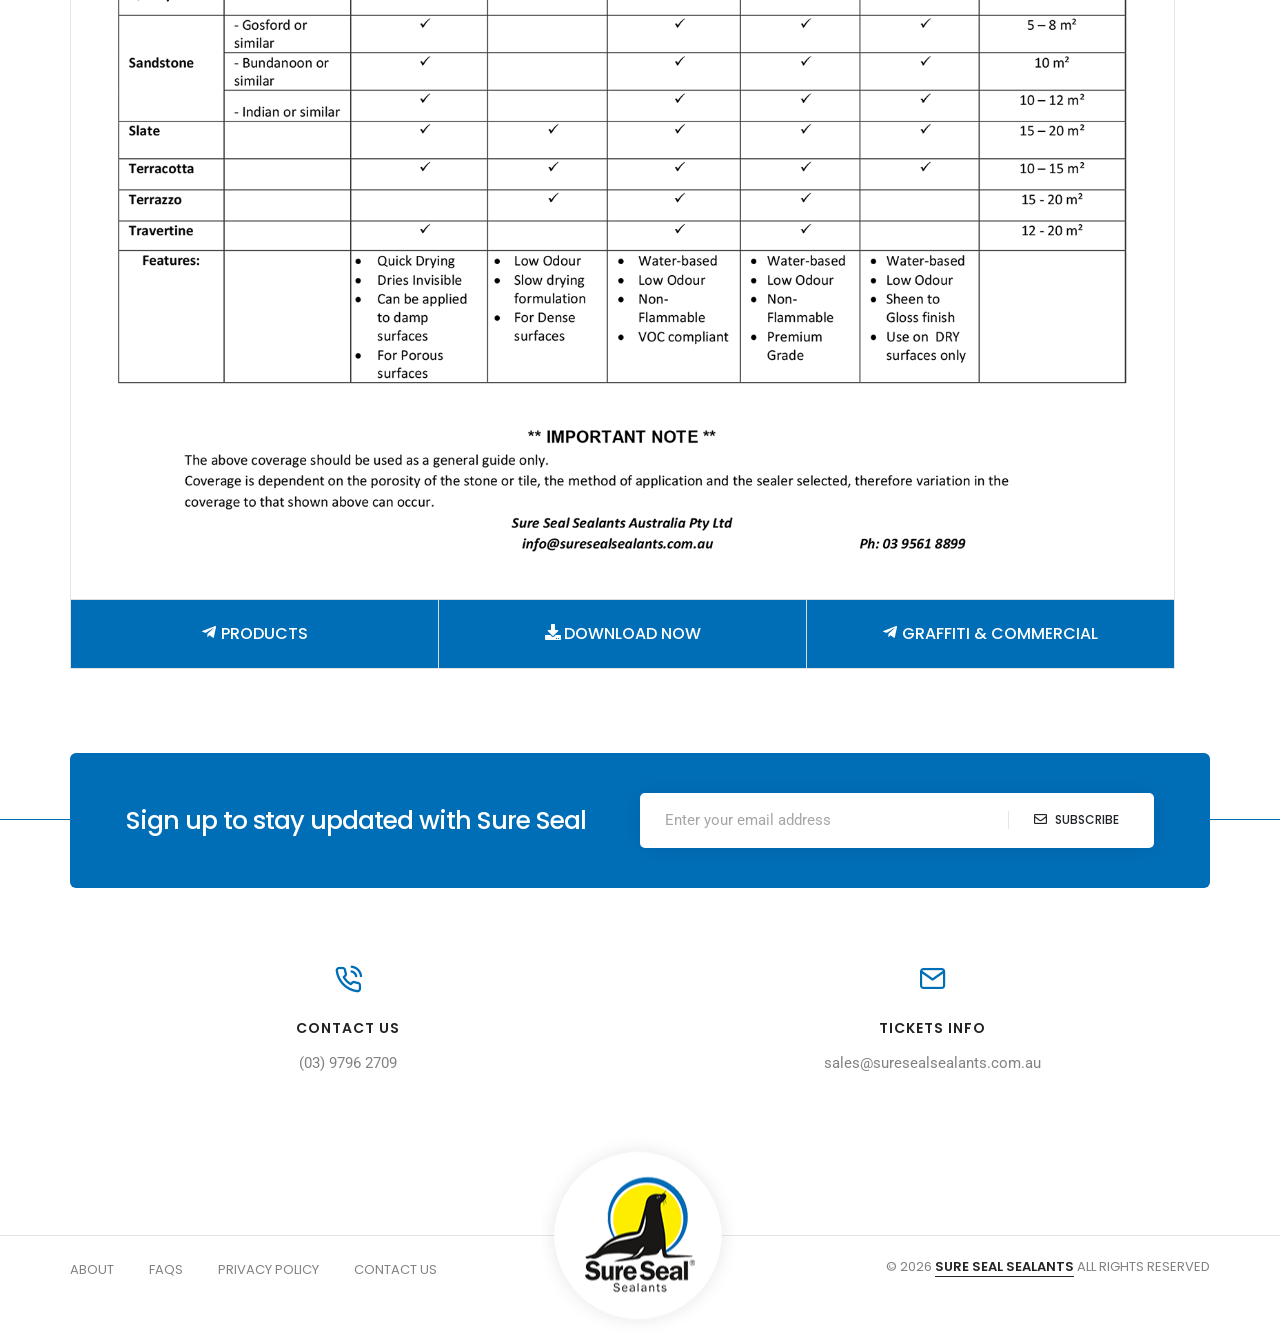
<file: product-selector.html>
<!DOCTYPE html>
<html class="no-js" lang="en">

<head>
    <!-- Google tag (gtag.js) --> 
 <script async src="https://www.googletagmanager.com/gtag/js?id=G-25EXJHK6M9"></script>
 <script> window.dataLayer = window.dataLayer || []; function gtag(){dataLayer.push(arguments);} gtag('js', new Date()); gtag('config', 'G-25EXJHK6M9'); </script>
 
    <title>Sure Seal Sealants | Sure Seal has been established in Australia since 2002, manufacturing a superior line of impregnators, sealers &amp; cleaners for the protection of many surfaces, as well as state-of-the-art anti-graffiti products.</title>
    <meta charset="utf-8">
    <meta http-equiv="X-UA-Compatible" content="IE=edge">
    <meta name="author" content="Sure Seal Sealants">
    <meta name="viewport" content="width=device-width,initial-scale=1.0,maximum-scale=1">
    <meta name="description" content="Sure Seal has been established in Australia since 2002, manufacturing a superior line of impregnators, sealers &amp; cleaners for the protection of many surfaces, as well as state-of-the-art anti-graffiti products.">
    <!-- favicon icon -->
    <link rel="shortcut icon" href="public/img/logo/favicon.png">
    <link rel="apple-touch-icon" href="public/img/logo/favicon.png">
    <link rel="apple-touch-icon" sizes="72x72" href="public/img/logo/favicon.png">
    <link rel="apple-touch-icon" sizes="114x114" href="public/img/logo/favicon.png">
    <!-- style sheets and font icons  -->
    <link rel="stylesheet" type="text/css" href="public/css/font-icons.min.css">
    <link rel="stylesheet" type="text/css" href="public/css/theme-vendors.min.css">
    <link rel="stylesheet" type="text/css" href="public/css/style.css">
    <link rel="stylesheet" type="text/css" href="public/css/responsive.css">

</head>

<body data-mobile-nav-style="classic">


    <!-- start header -->
    <header class="header-with-topbar">
        <div class="top-bar navbar-light bg-black d-none d-md-block">
            <div class="container-lg nav-header-container">
                <div class="d-flex flex-wrap align-items-center justify-content-between">
                    <div class="col-12 col-md-3 header-social-icon d-none d-md-inline-block me-auto ps-lg-0 border-0">
                        <a href="https://www.facebook.com/" target="_blank"><i class="fa-brands fa-facebook-f"></i></a>
                        <a href="http://www.twitter.com" target="_blank"><i class="fa-brands fa-twitter"></i></a>
                        <a href="http://www.linkedin.com" target="_blank"><i class="fa-brands fa-linkedin-in"></i></a>
                        <a href="https://www.youtube.com/@suresealsealants1004" target="_blank"><i class="fa-brands fa-youtube"></i></a>
                    </div>

                    <div class="col-12 col-md-3 text-end d-none d-md-inline-block">
                                                 
                        <a href="tel:+0397962709" class="btn btn-fancy btn-large btn-fast-blue btn-round-edge no-margin-bottom button_menu"><i class="feather icon-feather-phone-call"></i> Contact Us</a>
                    </div>
                </div>
            </div>
        </div>
        <!-- start navigation -->
        <nav class="navbar navbar-expand-lg top-space navbar-light bg-white header-light fixed-top header-reverse-scroll menu-logo-center">
            <div class="container-fluid nav-header-container">
                <div class="col-6 px-lg-0 menu-logo">
                    <a class="navbar-brand" href="index.html">
                        <img src="public/img/logo/ss_sealnuts.png" class="default-logo" alt="">
                        <img src="public/img/logo/favicon.png" class="alt-logo" alt="">
                        <img src="public/img/logo/ss_sealnuts.png" class="mobile-logo" alt="">
                    </a>
                </div>
                <div class="col-auto col-lg-12 px-lg-0 menu-order">
                    <button class="navbar-toggler float-end" type="button" data-bs-toggle="collapse" data-bs-target="#navbarNav" aria-controls="navbarNav" aria-label="Toggle navigation">
                        <span class="navbar-toggler-line"></span>
                        <span class="navbar-toggler-line"></span>
                        <span class="navbar-toggler-line"></span>
                        <span class="navbar-toggler-line"></span>
                    </button>
                    <div class=" collapse navbar-collapse justify-content-between" id="navbarNav">
                        <ul class="navbar-nav alt-font navbar-left justify-content-end">
                            <li class="nav-item"><a href="index.html" class="nav-link text-uppercase">Home</a></li>
                            <li class="nav-item"><a href="about-us.html" class="nav-link text-uppercase">About US</a></li>
                            <li class="nav-item"><a href="products.html" class="nav-link text-uppercase">Products</a></li>
                            <li class="nav-item"><a href="graffiti-and-commercial.html" class="nav-link text-uppercase">Graffiti & Commercial</a></li>
                        </ul>
                        <ul class="navbar-nav alt-font navbar-right justify-content-start">
                            
                            <li class="nav-item dropdown simple-dropdown">
                                <a href="product-selector.html#" class="nav-link text-uppercase">Information</a>
                                <i class="fa fa-angle-down dropdown-toggle" data-bs-toggle="dropdown" aria-hidden="true"></i>
                                <ul class="dropdown-menu" role="menu">
                                    
                                    <li class="dropdown"><a href="product-selector.html">Product Selector</a></li>
                                    
                                    <li class="dropdown"><a href="how-do-i-use-the-product.html">How to Use Products</a></li>
                                    
                                </ul>
                            </li>
                            <li class="nav-item"><a href="faq.html" class="nav-link text-uppercase">Faqs</a></li>
                            <li class="nav-item"><a href="contact.html" class="nav-link text-uppercase">Contact Us</a></li>
                            <li class="nav-item"><a href="privacy-policy.html" class="nav-link text-uppercase">Privacy Policy</a></li>
                        </ul>
                    </div>
                </div>
            </div>
        </nav>
        <!-- end navigation -->
    </header>
    <!-- end header -->

<section class="parallax padding-40px-tb main_bread_cumb" data-parallax-background-ratio="0.5" style="background-image:url('public/img/banner.jpg');">
    <div class="opacity-extra-medium bg-extra-dark-gray"></div>
    <div class="container">
        <div class="row align-items-stretch justify-content-center small-screen">
            <div class="col-12 position-relative page-title-extra-small text-center d-flex align-items-center justify-content-center flex-column">
                <h2 class="text-white alt-font font-weight-600 w-55 md-w-65 sm-w-80 center-col xs-w-100 letter-spacing-minus-1px line-height-50 sm-line-height-45 xs-line-height-30 no-margin-bottom">Product Selector</h2>
            </div>
            <div class="down-section text-center"><a href="product-selector.html#about" class="section-link"><i class="ti-arrow-down icon-extra-small text-white bg-transparent-black padding-15px-all xs-padding-10px-all border-radius-100"></i></a></div>
        </div>
    </div>
</section>
<section class="bg-light-gray padding-20px-tb sm-padding-30px-tb page-title-small">
    <div class="container">
        <div class="row align-items-center justify-content-center">
            <div class="col-xl-8 col-lg-6 text-center text-lg-start">
                <h1 class="alt-font text-extra-dark-gray font-weight-500 no-margin-bottom d-inline-block">Product Selector</h1>
                <span class="alt-font text-medium d-block d-md-inline-block sm-margin-5px-top">Find the Perfect Sealer for Every Surface</span>
            </div>
            <div class="col-xl-4 col-lg-6 text-center text-lg-end breadcrumb justify-content-center justify-content-lg-end text-small alt-font md-margin-15px-top">
                <ul>
                    <li><a href="index.html">Home</a></li>
                    <li>Product Selector</li>
                </ul>
            </div>
        </div>
    </div>
</section>


<section class="wow animate__fadeIn md-margin-5px-bottom margin-70px-bottom">
    <div class="container">
        <div class="row">
            <div class="col-lg-12 blog-content padding-50px-right d-flex flex-wrap align-items-start md-padding-15px-right md-margin-70px-bottom sm-margin-10px-bottom">
                <!-- start post item -->
                <div class="col-12 blog-post-content bg-white border-all border-color-medium-gray p-0 text-center">
                    <div class="blog-image"><img src="public/img/collection/selector.png" alt=""></div>
                    <div class="blog-text d-inline-block w-100">
                        <div class="row row-cols-1 author border-top border-color-extra-medium-gray text-medium-gray text-extra-small text-uppercase alt-font m-0">
                            <div class="col col-sm blog-hover-btn padding-20px-tb border-right border-color-extra-medium-gray xs-no-border-right xs-border-bottom bg-fast-blue">
                                <a href="products.html" class="text-white text-extra-medium font-weight-500"><i class="fab fa-telegram-plane blog-icon"></i><i class="fab fa-telegram-plane blog-icon blog-icon-hover text-sky-blue"></i> Products</a>
                            </div>
                            <div class="col col-sm blog-hover-btn padding-20px-tb border-right border-color-extra-medium-gray xs-no-border-right xs-border-bottom bg-fast-blue">
                                <a href="public/img/collection/Tile-Stone-Sealer-Selection-Chart.pdf" target="_blank" class="text-white text-extra-medium font-weight-500"><i class="fa fa-download blog-icon"></i><i class="fa fa-download blog-icon blog-icon-hover text-sky-blue"></i> Download Now</a></a>
                            </div>
                            <div class="col col-sm blog-hover-btn padding-20px-tb bg-fast-blue">
                                <a href="graffiti-and-commercial.html" class="text-white text-extra-medium font-weight-500"><i class="fab fa-telegram-plane blog-icon"></i><i class="fab fa-telegram-plane blog-icon blog-icon-hover text-sky-blue"></i> Graffiti & Commercial</a>
                            </div>
                        </div>
                    </div>
                </div>
                <!-- end post item -->
            </div>

        </div>
    </div>
</section>


<!-- start section -->
<section class="overflow-visible newslette_footer bdr_top p-0" id="newsletter-form">
    <div class="container">
        <div class="row">
            <div class="col-12 overlap-section wow animate__flipInX" data-wow-delay="0.2s">
                <div class="bg-fast-blue border-radius-6px d-flex flex-column flex-lg-row align-items-center padding-40px-tb padding-4-rem-lr lg-padding-5-rem-lr xs-padding-2-rem-lr">
                    <h6 class="alt-font font-weight-500 text-white letter-spacing-minus-1px w-55 mb-lg-0 lg-w-50 md-w-100 text-center text-lg-start md-margin-30px-bottom xs-margin-20px-bottom">Sign up to stay updated with Sure Seal</h6>
                    <div class="newsletter-email position-relative w-55 lg-w-50 md-w-100">
                        <form action="https://suresealsealants.com.au/newsletters" method="post">
                            <input type="hidden" name="_token" value="dItDgNYUYt75Jnkw65iypUpK7hBC3iSL0mjkIxeo" autocomplete="off">                            <input class="border-radius-5px large-input border-0 box-shadow-extra-large bg-white m-0 required" name="email" placeholder="Enter your email address" type="email">
                            <!--<input type="hidden" name="redirect" value="">-->
                            
                            
                        
                            <button type="submit" class="btn btn-medium line-height-18px margin-10px-right border-left border-width-1px border-color-black-transparent xs-no-margin-right"><i class="far fa-envelope text-extra-dark-gray icon-very-small left-icon xs-no-margin-right"></i><span class="d-none d-sm-inline-block">subscribe</span></button>
                            <div class="form-results border-radius-5px position-absolute d-none"></div>
                        </form>
                    </div>
                </div>
            </div>
        </div>
    </div>
</section>
<!-- end section -->

<!-- start section -->
<section class="padding-5-half-rem-top footer_padding_contact">
    <div class="container">
        <div class="row row-cols-1 row-cols-lg-2 row-cols-sm-2">
            <!-- start feature box item -->
            <!--<div class="col text-center md-margin-40px-bottom last-paragraph-no-margin wow animate__fadeIn" data-wow-delay="0.1s">-->
            <!--    <i class="feather icon-feather-map-pin icon-small text-fast-blue margin-25px-bottom sm-margin-10px-bottom d-block"></i>-->
            <!--    <div class="text-extra-dark-gray text-uppercase text-medium font-weight-600 alt-font letter-spacing-1px margin-10px-bottom">Our Location</div>-->
            <!--    <p class="w-70 lg-w-100 md-w-60 sm-w-75 sm-margin-10px-bottom mx-auto">18 Barrier St. Fyshwick ACT2609, Australia</p>-->
            <!--</div>-->
            <!-- end feature box item -->
            <!-- start feature box item -->
            <div class="col text-center md-margin-40px-bottom last-paragraph-no-margin wow animate__fadeIn" data-wow-delay="0.2s">
                <i class="feather icon-feather-phone-call icon-small text-fast-blue margin-25px-bottom sm-margin-10px-bottom d-block"></i>
                <div class="text-extra-dark-gray text-uppercase text-medium font-weight-600 alt-font letter-spacing-1px margin-10px-bottom">Contact Us</div>
                <p class="w-70 lg-w-100 mb-2 sm-margin-10px-bottom mx-auto"><a href="tel:(03)97962709">(03) 9796 2709</a></p>
            </div>
            <!-- end feature box item -->
            <!-- start feature box item -->
            <div class="col text-center xs-margin-40px-bottom last-paragraph-no-margin wow animate__fadeIn" data-wow-delay="0.3s">
                <i class="feather icon-feather-mail icon-small text-fast-blue margin-25px-bottom sm-margin-10px-bottom d-block"></i>
                <div class="text-extra-dark-gray text-uppercase text-medium font-weight-600 alt-font letter-spacing-1px margin-10px-bottom">Tickets info</div>
                <p class="w-70 lg-w-100 sm-margin-10px-bottom mx-auto"><a href="mailto:sales@suresealsealants.com.au" class="text-fast-blue-hover">sales@suresealsealants.com.au</a></p>
            </div>
            <!-- end feature box item -->

        </div>
    </div>
</section>
<!-- end section -->
<!-- start section -->
<section class="overflow-visible position-relative py-0 wow animate__zoomIn">
    <a href="product-selector.html#"><img class="absolute-middle-center md-w-150px sm-w-100px" src="public/img/footer_logo.png" alt=""></a>
</section>
<!-- end section -->
<!-- start footer -->
<footer class="footer-restaurant footer-light padding-20px-tb border-top border-color-black-transparent md-padding-80px-top">
    <div class="container">
        <div class="row row-cols-1 row-cols-md-2 align-items-center">
            <div class="col sm-margin-15px-bottom">
                <ul class="alt-font footer-horizontal-link d-flex flex-column flex-sm-row justify-content-center justify-content-md-start text-center text-uppercase text-small">
                    <li><a href="about-us.html">About</a></li>
                    <li><a href="faq.html">FAQs</a></li>
                    <li><a href="privacy-policy.html">Privacy Policy</a></li>
                    <li><a href="contact.html">Contact US</a></li>
                </ul>
            </div>
            <div class="col text-center text-md-end last-paragraph-no-margin">
                <p class="alt-font mb-2 text-small text-uppercase">© 2026 <a href="index.html" target="_blank" class="text-decoration-line-bottom text-extra-dark-gray text-uppercase font-weight-600">Sure Seal Sealants</a> All Rights Reserved</p>
            </div>
        </div>
    </div>
</footer>
<!-- end footer -->

<!-- start scroll to top -->
<a class="scroll-top-arrow" href="javascript:void(0);"><i class="feather icon-feather-arrow-up"></i></a>
<!-- end scroll to top -->
<!-- javascript -->
<script type="text/javascript" src="public/js/jquery.min.js"></script>
<script type="text/javascript" src="public/js/theme-vendors.min.js"></script>
<script type="text/javascript" src="public/js/main.js"></script>






</body>

</html>
</file>
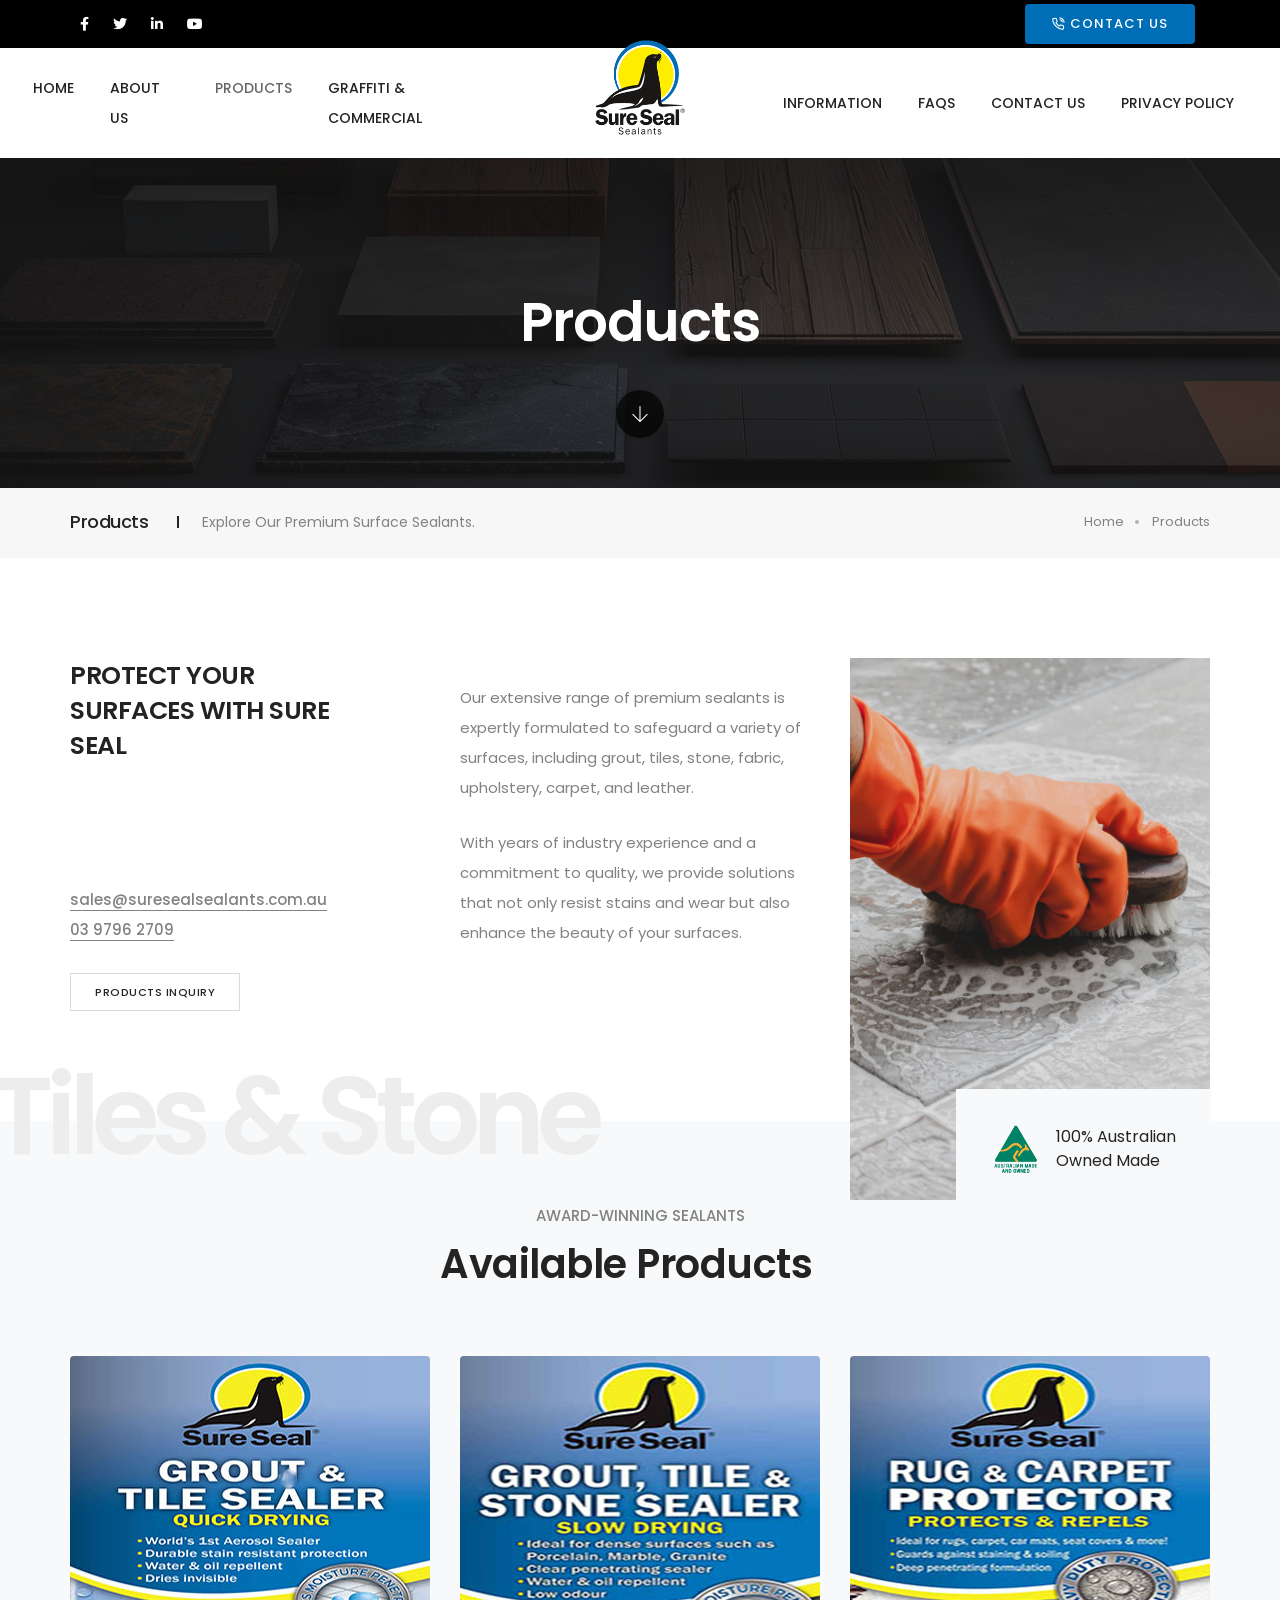
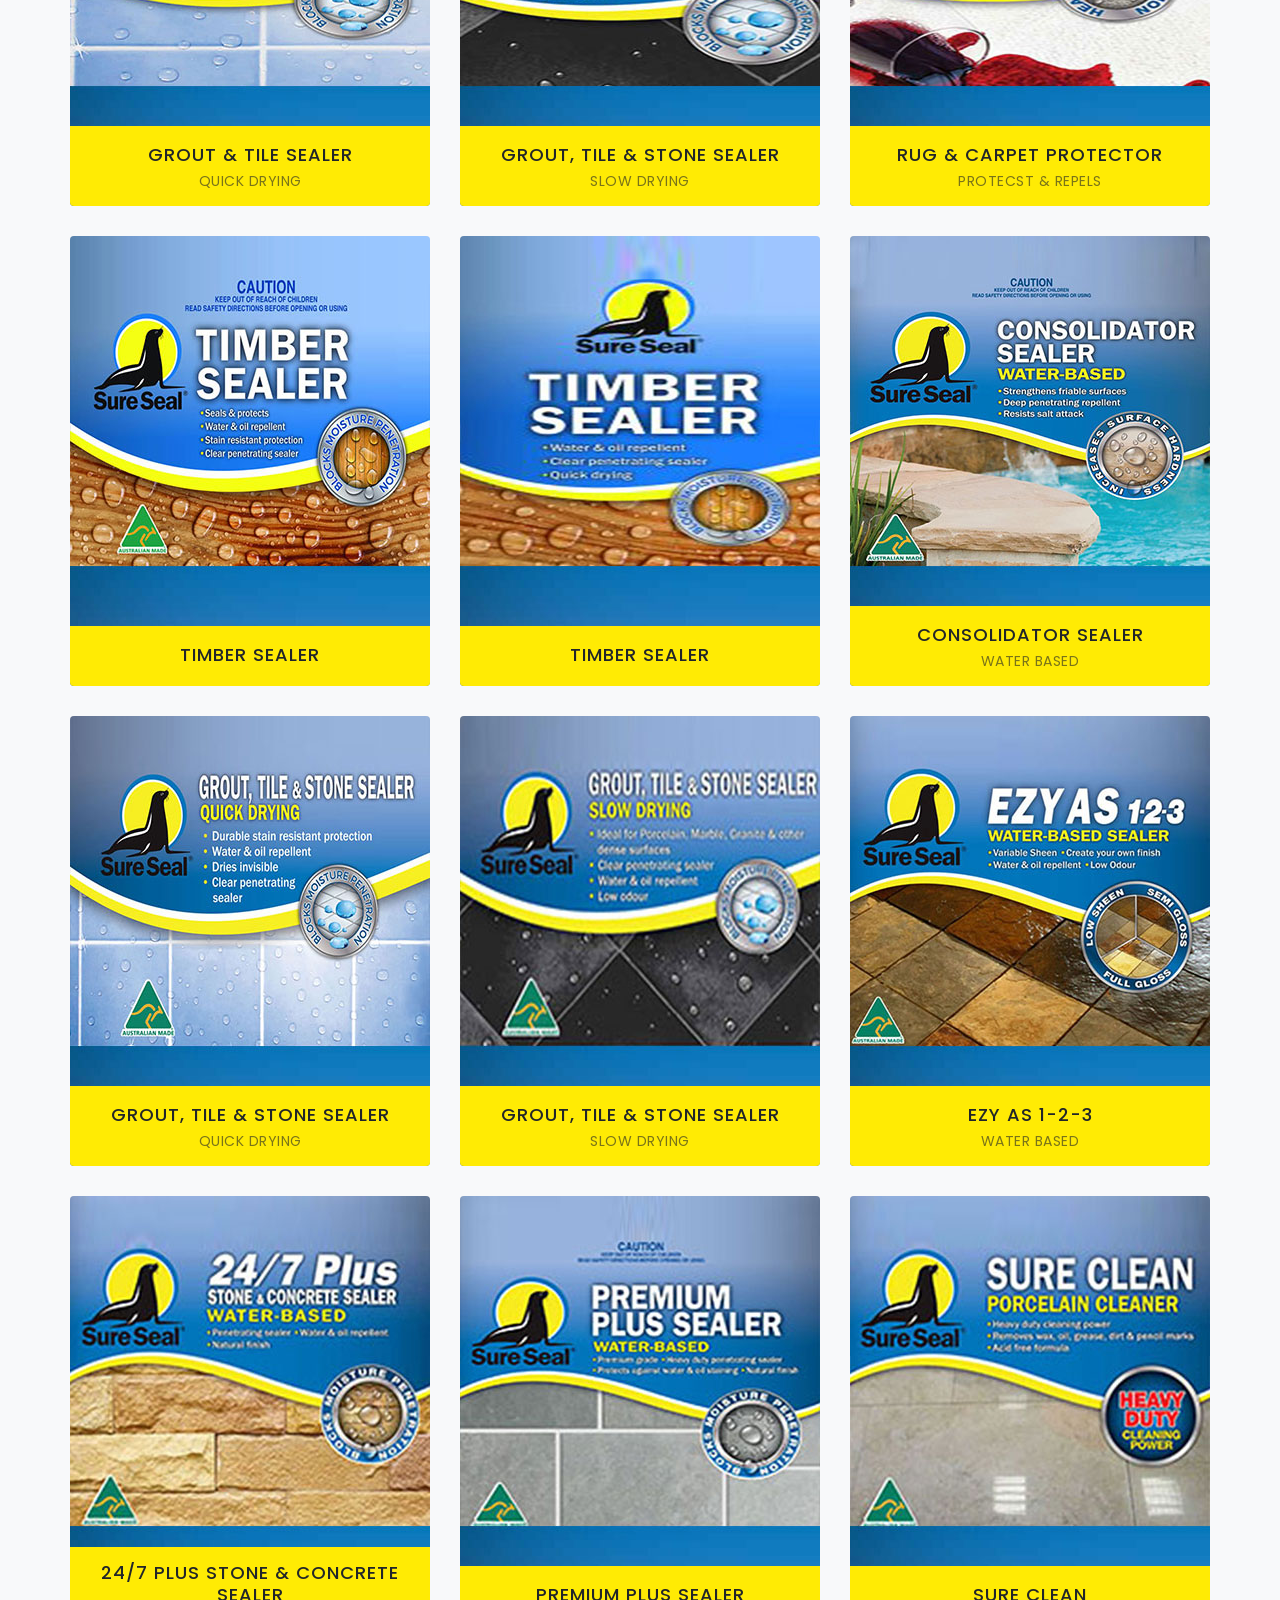
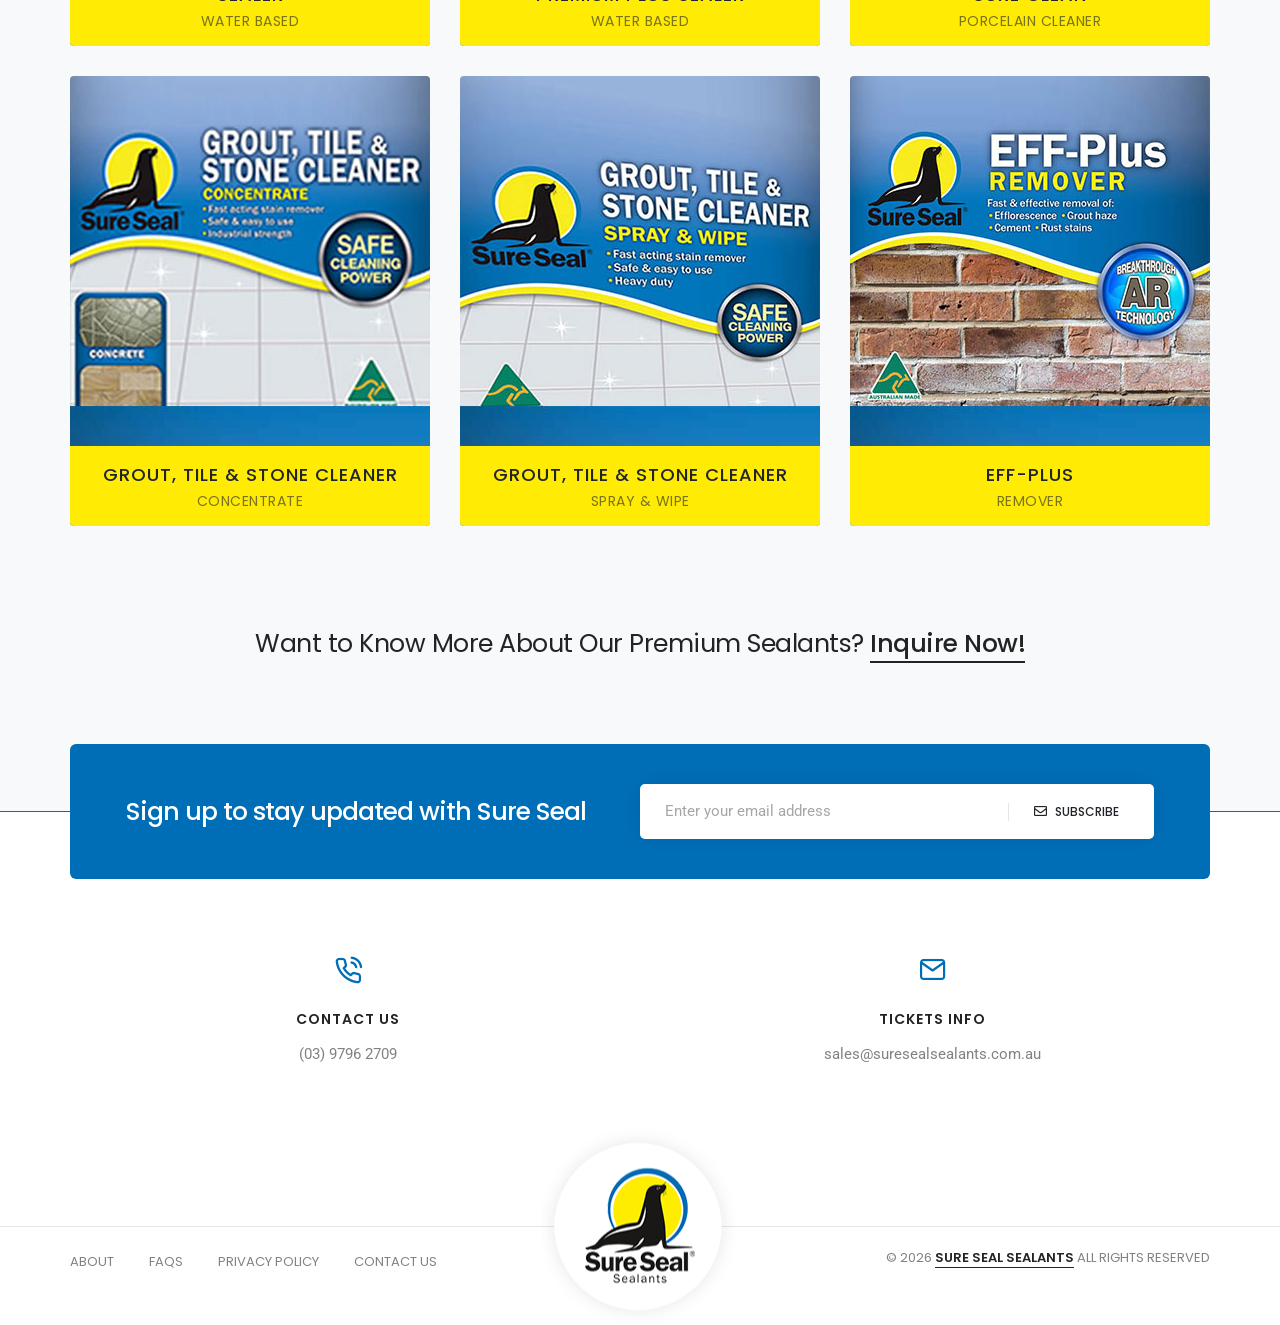
<file: products.html>
<!DOCTYPE html>
<html class="no-js" lang="en">

<head>
    <!-- Google tag (gtag.js) --> 
 <script async src="https://www.googletagmanager.com/gtag/js?id=G-25EXJHK6M9"></script>
 <script> window.dataLayer = window.dataLayer || []; function gtag(){dataLayer.push(arguments);} gtag('js', new Date()); gtag('config', 'G-25EXJHK6M9'); </script>
 
    <title>Sure Seal Sealants | Sure Seal has been established in Australia since 2002, manufacturing a superior line of impregnators, sealers &amp; cleaners for the protection of many surfaces, as well as state-of-the-art anti-graffiti products.</title>
    <meta charset="utf-8">
    <meta http-equiv="X-UA-Compatible" content="IE=edge">
    <meta name="author" content="Sure Seal Sealants">
    <meta name="viewport" content="width=device-width,initial-scale=1.0,maximum-scale=1">
    <meta name="description" content="Sure Seal has been established in Australia since 2002, manufacturing a superior line of impregnators, sealers &amp; cleaners for the protection of many surfaces, as well as state-of-the-art anti-graffiti products.">
    <!-- favicon icon -->
    <link rel="shortcut icon" href="public/img/logo/favicon.png">
    <link rel="apple-touch-icon" href="public/img/logo/favicon.png">
    <link rel="apple-touch-icon" sizes="72x72" href="public/img/logo/favicon.png">
    <link rel="apple-touch-icon" sizes="114x114" href="public/img/logo/favicon.png">
    <!-- style sheets and font icons  -->
    <link rel="stylesheet" type="text/css" href="public/css/font-icons.min.css">
    <link rel="stylesheet" type="text/css" href="public/css/theme-vendors.min.css">
    <link rel="stylesheet" type="text/css" href="public/css/style.css">
    <link rel="stylesheet" type="text/css" href="public/css/responsive.css">

</head>

<body data-mobile-nav-style="classic">


    <!-- start header -->
    <header class="header-with-topbar">
        <div class="top-bar navbar-light bg-black d-none d-md-block">
            <div class="container-lg nav-header-container">
                <div class="d-flex flex-wrap align-items-center justify-content-between">
                    <div class="col-12 col-md-3 header-social-icon d-none d-md-inline-block me-auto ps-lg-0 border-0">
                        <a href="https://www.facebook.com/" target="_blank"><i class="fa-brands fa-facebook-f"></i></a>
                        <a href="http://www.twitter.com" target="_blank"><i class="fa-brands fa-twitter"></i></a>
                        <a href="http://www.linkedin.com" target="_blank"><i class="fa-brands fa-linkedin-in"></i></a>
                        <a href="https://www.youtube.com/@suresealsealants1004" target="_blank"><i class="fa-brands fa-youtube"></i></a>
                    </div>

                    <div class="col-12 col-md-3 text-end d-none d-md-inline-block">
                                                 
                        <a href="tel:+0397962709" class="btn btn-fancy btn-large btn-fast-blue btn-round-edge no-margin-bottom button_menu"><i class="feather icon-feather-phone-call"></i> Contact Us</a>
                    </div>
                </div>
            </div>
        </div>
        <!-- start navigation -->
        <nav class="navbar navbar-expand-lg top-space navbar-light bg-white header-light fixed-top header-reverse-scroll menu-logo-center">
            <div class="container-fluid nav-header-container">
                <div class="col-6 px-lg-0 menu-logo">
                    <a class="navbar-brand" href="index.html">
                        <img src="public/img/logo/ss_sealnuts.png" class="default-logo" alt="">
                        <img src="public/img/logo/favicon.png" class="alt-logo" alt="">
                        <img src="public/img/logo/ss_sealnuts.png" class="mobile-logo" alt="">
                    </a>
                </div>
                <div class="col-auto col-lg-12 px-lg-0 menu-order">
                    <button class="navbar-toggler float-end" type="button" data-bs-toggle="collapse" data-bs-target="#navbarNav" aria-controls="navbarNav" aria-label="Toggle navigation">
                        <span class="navbar-toggler-line"></span>
                        <span class="navbar-toggler-line"></span>
                        <span class="navbar-toggler-line"></span>
                        <span class="navbar-toggler-line"></span>
                    </button>
                    <div class=" collapse navbar-collapse justify-content-between" id="navbarNav">
                        <ul class="navbar-nav alt-font navbar-left justify-content-end">
                            <li class="nav-item"><a href="index.html" class="nav-link text-uppercase">Home</a></li>
                            <li class="nav-item"><a href="about-us.html" class="nav-link text-uppercase">About US</a></li>
                            <li class="nav-item"><a href="products.html" class="nav-link text-uppercase">Products</a></li>
                            <li class="nav-item"><a href="graffiti-and-commercial.html" class="nav-link text-uppercase">Graffiti & Commercial</a></li>
                        </ul>
                        <ul class="navbar-nav alt-font navbar-right justify-content-start">
                            
                            <li class="nav-item dropdown simple-dropdown">
                                <a href="products.html#" class="nav-link text-uppercase">Information</a>
                                <i class="fa fa-angle-down dropdown-toggle" data-bs-toggle="dropdown" aria-hidden="true"></i>
                                <ul class="dropdown-menu" role="menu">
                                    
                                    <li class="dropdown"><a href="product-selector.html">Product Selector</a></li>
                                    
                                    <li class="dropdown"><a href="how-do-i-use-the-product.html">How to Use Products</a></li>
                                    
                                </ul>
                            </li>
                            <li class="nav-item"><a href="faq.html" class="nav-link text-uppercase">Faqs</a></li>
                            <li class="nav-item"><a href="contact.html" class="nav-link text-uppercase">Contact Us</a></li>
                            <li class="nav-item"><a href="privacy-policy.html" class="nav-link text-uppercase">Privacy Policy</a></li>
                        </ul>
                    </div>
                </div>
            </div>
        </nav>
        <!-- end navigation -->
    </header>
    <!-- end header -->

<section class="parallax padding-40px-tb main_bread_cumb" data-parallax-background-ratio="0.5"
    style="background-image:url('public/img/banner.jpg');">
    <div class="opacity-extra-medium bg-extra-dark-gray"></div>
    <div class="container">
        <div class="row align-items-stretch justify-content-center small-screen">
            <div
                class="col-12 position-relative page-title-extra-small text-center d-flex align-items-center justify-content-center flex-column">
                <h2
                    class="text-white alt-font font-weight-600 w-55 md-w-65 sm-w-80 center-col xs-w-100 letter-spacing-minus-1px line-height-50 sm-line-height-45 xs-line-height-30 no-margin-bottom">
                    Products</h2>
            </div>
            <div class="down-section text-center"><a href="products.html#about" class="section-link"><i
                        class="ti-arrow-down icon-extra-small text-white bg-transparent-black padding-15px-all xs-padding-10px-all border-radius-100"></i></a>
            </div>
        </div>
    </div>
</section>
<section class="bg-light-gray padding-20px-tb sm-padding-30px-tb page-title-small">
    <div class="container">
        <div class="row align-items-center justify-content-center">
            <div class="col-xl-8 col-lg-6 text-center text-lg-start">
                <h1 class="alt-font text-extra-dark-gray font-weight-500 no-margin-bottom d-inline-block">Products</h1>
                <span class="alt-font text-medium d-block d-md-inline-block sm-margin-5px-top">Explore Our Premium
                    Surface Sealants.</span>
            </div>
            <div
                class="col-xl-4 col-lg-6 text-center text-lg-end breadcrumb justify-content-center justify-content-lg-end text-small alt-font md-margin-15px-top">
                <ul>
                    <li><a href="index.html">Home</a></li>
                    <li>Products</li>
                </ul>
            </div>
        </div>
    </div>
</section>


<section class="big-section overflow-visible position-relative z-index-1 wow animate__fadeIn">
    <div class="container">
        <div class="row justify-content-md-center">
            <div
                class="col-lg-4 col-md-6 col-sm-12 d-flex flex-column md-margin-6-rem-bottom sm-margin-5-rem-bottom wow animate__fadeIn">
                <h6
                    class="alt-font text-uppercase w-80 text-extra-dark-gray font-weight-600 margin-20px-bottom lg-w-90 md-w-90 md-margin-10px-bottom">
                    Protect Your Surfaces with Sure Seal
                </h6>
                <div class="mt-auto w-70 mx-lg-0">
                    <a href="mailto:sales@suresealsealants.com.au"
                        class="alt-font text-red-damask text-extra-dark-gray-hover text-decoration-line-bottom font-weight-500">
                        sales@suresealsealants.com.au
                    </a><br />
                    <a href="tel:03 9796 2709"
                        class="alt-font text-red-damask text-extra-dark-gray-hover text-decoration-line-bottom font-weight-500">
                        03 9796 2709
                    </a>
                    <a href="contact.html"
                        class="btn btn-fancy btn-small btn-transparent-light-gray border-width-1px margin-2-rem-top margin-10px-bottom d-table">
                        Products Inquiry
                    </a>
                </div>
            </div>

            <div class="col-lg-4 col-md-6 last-paragraph-no-margin md-margin-6-rem-bottom sm-margin-50px-bottom wow animate__fadeIn"
                data-wow-delay="0.2s" data-wow-duration="0.3">
                <p class="alt-font"><p class="alt-font">Our extensive range of premium sealants is expertly formulated to safeguard a variety of surfaces, including grout, tiles, stone, fabric, upholstery, carpet, and leather.</p>

<p class="alt-font">With years of industry experience and a commitment to quality, we provide solutions that not only resist stains and wear but also enhance the beauty of your surfaces.</p></p>
            </div>

            <div class="col-lg-4 last-paragraph-no-margin">
                <div class="outside-box-bottom position-relative">
                    <img src="public/images/pages/Kmu0fDF6cqpvl2OKc7n1XhKxuGKTkqRhUQ8R907h.jpg"
                        class="wow animate__fadeIn" data-wow-delay="0.5s" alt="" />
                    <a class="bg-light position-absolute right-minus-1px bottom-minus-20px sm-bottom-minus-10px padding-2-half-rem-all popup-youtube video-icon-box video-icon-medium position-relative wow animate__fadeIn"
                        data-wow-delay="0.5s">
                        <span>
                            <span class="video-icon margin-15px-right">
                                <img src="public/img/logo/Australian-Owned-Made.png" alt="Australian Owned" />
                            </span>
                            <span
                                class="video-icon-text alt-font text-extra-dark-gray text-extra-medium line-height-24px font-weight-400">
                                <span class="video-icon-text alt-font text-extra-dark-gray text-extra-medium line-height-24px font-weight-400">100% Australian<br> Owned Made</span>
                            </span>
                        </span>
                    </a>
                </div>
            </div>
        </div>
    </div>
</section>
<!-- end section -->

<!-- start section -->
<section class="product_section overflow-visible bg-light cover-background wow animate__fadeIn" id="about">
    <div class="container">
        <div class="row justify-content-center">
            <div class="col-12 overflow-hidden alt-font font-weight-600 text-very-light-gray text-overlap-style-02 d-none d-xl-block wow animate__fadeInDown"
                data-wow-delay="0.2s">Tiles & Stone</div>
            <div
                class="col-lg-6 col-sm-8 text-center margin-3-rem-bottom lg-margin-3-rem-bottom md-margin-3-rem-bottom xs-margin-5-rem-bottom wow animate__fadeIn">
                <span class="alt-font font-weight-500 text-red-damask text-uppercase d-block margin-10px-bottom">
                    Award-Winning Sealants
                </span>
                <h4 class="alt-font font-weight-600 text-extra-dark-gray w-95">Available Products</h4>
            </div>
        </div>
        <div class="row row-cols-1 row-cols-lg-3 row-cols-md-2 justify-content-center">
            <!-- start rotate box item -->
                            <div class="col-sm-8 margin-30px-bottom wow animate__fadeIn" data-wow-delay="0.2s">
                    <div class="rm-rotate-box text-start">
                        <div class="flipper to-left">
                            <div class="thumb-wrap">
                                <div
                                    class="front text-center overflow-hidden h-450px border-radius-4px overflow-hidden lg-h-450px">
                                    <img class="position-relative z-index-1"
                                        src="public/images/product/p30awVjv2ULWanlpMDb0UydZ2hLCKxBghBPXcUEO.jpg" />
                                    <div class="opacity-medium-2 bg-gradient-products"></div>
                                    <div class="content-wrap padding-15px-all bg-yellow">
                                        <span
                                            class="text-dark text-large letter-spacing-1px text-uppercase alt-font d-inline-block font-weight-500">Grout & Tile Sealer</span>
                                        <span
                                            class="text-dark opacity-6 text-medium text-uppercase letter-spacing-1-half alt-font d-block">Quick Drying</span>
                                    </div>
                                </div>
                                <div class="back border-radius-4px overflow-hidden">
                                    <div class="overlay-bg bg-smoky-black"></div>
                                    <div
                                        class="content-wrap padding-40px-all lg-padding-30px-lr md-padding-40px-lr xs-padding-30px-all">
                                        <span
                                            class="text-white text-extra-medium letter-spacing-1px font-weight-600 text-uppercase alt-font d-block margin-20px-bottom">Grout & Tile Sealer</span>
                                        <ul class="list-style-02 margin-20px-bottom">
                                            <li class="margin-5px-bottom">
                                            <i class="feather icon-feather-arrow-right-circle text-large text-white position-relative margin-10px-right" aria-hidden="true"></i>
                                            <span class="text-white font-weight-600"> 300gm Aerosol</span>
                                        </li>
                                        <li class="margin-5px-bottom">
                                            <i class="feather icon-feather-arrow-right-circle text-large text-white position-relative margin-10px-right" aria-hidden="true"></i>
                                            <span class="text-white line-height-20px"> World’s First Aerosol Sealer</span>
                                        </li>
                                        <li class="margin-5px-bottom">
                                            <i class="feather icon-feather-arrow-right-circle text-large text-white position-relative margin-10px-right" aria-hidden="true"></i>
                                            <span class="text-white line-height-20px"> Long lasting stain protection</span>
                                        </li>
                                        <li class="margin-5px-bottom">
                                            <i class="feather icon-feather-arrow-right-circle text-large text-white position-relative margin-10px-right" aria-hidden="true"></i>
                                            <span class="text-white line-height-20px"> Resists water and oil based stains</span>
                                        </li>
                                        <li class="margin-5px-bottom">
                                            <i class="feather icon-feather-arrow-right-circle text-large text-white position-relative margin-10px-right" aria-hidden="true"></i>
                                            <span class="text-white line-height-20px"> Helps prevent mould & Mildew</span>
                                        </li>
                                        </ul>
                                        <a href="public/images/catalogue/Q4WGtVyRn3U3QYdx09Ygn4pIFGI9osprN0Z3JHmO.pdf"
                                            target="_blank"
                                            class="btn btn-extra-large btn-expand-ltr tech_btn text-light-gray text-white-hover btn-rounded d-table d-lg-inline-block lg-margin-15px-bottom md-margin-auto-lr"><i
                                                class="fa fa-file-pdf text-large text-white opacity-9 position-relative"
                                                aria-hidden="true"></i> Technical Data Sheet<span
                                                class="bg-fast-blue"></span>
                                        </a>
                                    </div>
                                </div>
                            </div>
                        </div>
                    </div>
                </div>
                            <div class="col-sm-8 margin-30px-bottom wow animate__fadeIn" data-wow-delay="0.2s">
                    <div class="rm-rotate-box text-start">
                        <div class="flipper to-left">
                            <div class="thumb-wrap">
                                <div
                                    class="front text-center overflow-hidden h-450px border-radius-4px overflow-hidden lg-h-450px">
                                    <img class="position-relative z-index-1"
                                        src="public/images/product/mzPNfuVZ0i0NiQriNtowttA1KVAjnzZirQjAXCj8.jpg" />
                                    <div class="opacity-medium-2 bg-gradient-products"></div>
                                    <div class="content-wrap padding-15px-all bg-yellow">
                                        <span
                                            class="text-dark text-large letter-spacing-1px text-uppercase alt-font d-inline-block font-weight-500">Grout, Tile & Stone Sealer</span>
                                        <span
                                            class="text-dark opacity-6 text-medium text-uppercase letter-spacing-1-half alt-font d-block">Slow Drying</span>
                                    </div>
                                </div>
                                <div class="back border-radius-4px overflow-hidden">
                                    <div class="overlay-bg bg-smoky-black"></div>
                                    <div
                                        class="content-wrap padding-40px-all lg-padding-30px-lr md-padding-40px-lr xs-padding-30px-all">
                                        <span
                                            class="text-white text-extra-medium letter-spacing-1px font-weight-600 text-uppercase alt-font d-block margin-20px-bottom">Grout, Tile & Stone Sealer</span>
                                        <ul class="list-style-02 margin-20px-bottom">
                                            <li class="margin-5px-bottom">
                                            <i class="feather icon-feather-arrow-right-circle text-large text-white position-relative margin-10px-right" aria-hidden="true"></i>
                                            <span class="text-white font-weight-600"> 300gm Aerosol</span>
                                        </li>
                                        <li class="margin-5px-bottom">
                                            <i class="feather icon-feather-arrow-right-circle text-large text-white position-relative margin-10px-right" aria-hidden="true"></i>
                                            <span class="text-white line-height-20px"> Ideal for stone bench tops</span>
                                        </li>
                                        <li class="margin-5px-bottom">
                                            <i class="feather icon-feather-arrow-right-circle text-large text-white position-relative margin-10px-right" aria-hidden="true"></i>
                                            <span class="text-white line-height-20px"> Low odour</span>
                                        </li>
                                        <li class="margin-5px-bottom">
                                            <i class="feather icon-feather-arrow-right-circle text-large text-white position-relative margin-10px-right" aria-hidden="true"></i>
                                            <span class="text-white line-height-20px"> Deep penetrating sealer</span>
                                        </li>
                                        <li class="margin-5px-bottom">
                                            <i class="feather icon-feather-arrow-right-circle text-large text-white position-relative margin-10px-right" aria-hidden="true"></i>
                                            <span class="text-white line-height-20px"> Preserves & protects without changing original appearance</span>
                                        </li>
                                        </ul>
                                        <a href="public/images/catalogue/Wy71uEMNxAQyhdmyZ8GzksACd28iZ8FP3HynzQHz.pdf"
                                            target="_blank"
                                            class="btn btn-extra-large btn-expand-ltr tech_btn text-light-gray text-white-hover btn-rounded d-table d-lg-inline-block lg-margin-15px-bottom md-margin-auto-lr"><i
                                                class="fa fa-file-pdf text-large text-white opacity-9 position-relative"
                                                aria-hidden="true"></i> Technical Data Sheet<span
                                                class="bg-fast-blue"></span>
                                        </a>
                                    </div>
                                </div>
                            </div>
                        </div>
                    </div>
                </div>
                            <div class="col-sm-8 margin-30px-bottom wow animate__fadeIn" data-wow-delay="0.2s">
                    <div class="rm-rotate-box text-start">
                        <div class="flipper to-left">
                            <div class="thumb-wrap">
                                <div
                                    class="front text-center overflow-hidden h-450px border-radius-4px overflow-hidden lg-h-450px">
                                    <img class="position-relative z-index-1"
                                        src="public/images/product/EIjUfeITh4UwOzWbwEvJ9ejR5eqFyZzftnGBFq8d.jpg" />
                                    <div class="opacity-medium-2 bg-gradient-products"></div>
                                    <div class="content-wrap padding-15px-all bg-yellow">
                                        <span
                                            class="text-dark text-large letter-spacing-1px text-uppercase alt-font d-inline-block font-weight-500">Rug & Carpet Protector</span>
                                        <span
                                            class="text-dark opacity-6 text-medium text-uppercase letter-spacing-1-half alt-font d-block">Protecst & Repels</span>
                                    </div>
                                </div>
                                <div class="back border-radius-4px overflow-hidden">
                                    <div class="overlay-bg bg-smoky-black"></div>
                                    <div
                                        class="content-wrap padding-40px-all lg-padding-30px-lr md-padding-40px-lr xs-padding-30px-all">
                                        <span
                                            class="text-white text-extra-medium letter-spacing-1px font-weight-600 text-uppercase alt-font d-block margin-20px-bottom">Rug & Carpet Protector</span>
                                        <ul class="list-style-02 margin-20px-bottom">
                                            <li class="margin-5px-bottom">
                                            <i class="feather icon-feather-arrow-right-circle text-large text-white position-relative margin-10px-right" aria-hidden="true"></i>
                                            <span class="text-white font-weight-600"> 350gm Aerosol</span>
                                        </li>
                                        <li class="margin-5px-bottom">
                                            <i class="feather icon-feather-arrow-right-circle text-large text-white position-relative margin-10px-right" aria-hidden="true"></i>
                                            <span class="text-white line-height-20px"> Protects from oil and water-based stains</span>
                                        </li>
                                        <li class="margin-5px-bottom">
                                            <i class="feather icon-feather-arrow-right-circle text-large text-white position-relative margin-10px-right" aria-hidden="true"></i>
                                            <span class="text-white line-height-20px"> Has no effect on colour or appearance</span>
                                        </li>
                                        <li class="margin-5px-bottom">
                                            <i class="feather icon-feather-arrow-right-circle text-large text-white position-relative margin-10px-right" aria-hidden="true"></i>
                                            <span class="text-white line-height-20px"> Will not affect dyes or cause shrinkage</span>
                                        </li>
                                        <li class="margin-5px-bottom">
                                            <i class="feather icon-feather-arrow-right-circle text-large text-white position-relative margin-10px-right" aria-hidden="true"></i>
                                            <span class="text-white line-height-20px"> Suitable for Oriental & Persian rugs & carpet, lounge suites & car upholstery</span>
                                        </li>
                                        </ul>
                                        <a href="public/images/catalogue/v5az0jtm5C8LOTuC2roW0eo8jyPL3J2zv6qBLY0j.pdf"
                                            target="_blank"
                                            class="btn btn-extra-large btn-expand-ltr tech_btn text-light-gray text-white-hover btn-rounded d-table d-lg-inline-block lg-margin-15px-bottom md-margin-auto-lr"><i
                                                class="fa fa-file-pdf text-large text-white opacity-9 position-relative"
                                                aria-hidden="true"></i> Technical Data Sheet<span
                                                class="bg-fast-blue"></span>
                                        </a>
                                    </div>
                                </div>
                            </div>
                        </div>
                    </div>
                </div>
                            <div class="col-sm-8 margin-30px-bottom wow animate__fadeIn" data-wow-delay="0.2s">
                    <div class="rm-rotate-box text-start">
                        <div class="flipper to-left">
                            <div class="thumb-wrap">
                                <div
                                    class="front text-center overflow-hidden h-450px border-radius-4px overflow-hidden lg-h-450px">
                                    <img class="position-relative z-index-1"
                                        src="public/images/product/2OgiGhlRLYBYYKcpBhWvLBDAGArNRvvY6QTTz4g6.jpg" />
                                    <div class="opacity-medium-2 bg-gradient-products"></div>
                                    <div class="content-wrap padding-15px-all bg-yellow">
                                        <span
                                            class="text-dark text-large letter-spacing-1px text-uppercase alt-font d-inline-block font-weight-500">Timber Sealer</span>
                                        <span
                                            class="text-dark opacity-6 text-medium text-uppercase letter-spacing-1-half alt-font d-block"></span>
                                    </div>
                                </div>
                                <div class="back border-radius-4px overflow-hidden">
                                    <div class="overlay-bg bg-smoky-black"></div>
                                    <div
                                        class="content-wrap padding-40px-all lg-padding-30px-lr md-padding-40px-lr xs-padding-30px-all">
                                        <span
                                            class="text-white text-extra-medium letter-spacing-1px font-weight-600 text-uppercase alt-font d-block margin-20px-bottom">Timber Sealer</span>
                                        <ul class="list-style-02 margin-20px-bottom">
                                            <li class="margin-5px-bottom">
                                            <i class="feather icon-feather-arrow-right-circle text-large text-white position-relative margin-10px-right" aria-hidden="true"></i>
                                            <span class="text-white line-height-20px"> Quick drying &amp; easy to apply</span>
                                        </li>
                                        <li class="margin-5px-bottom">
                                            <i class="feather icon-feather-arrow-right-circle text-large text-white position-relative margin-10px-right" aria-hidden="true"></i>
                                            <span class="text-white line-height-20px"> Oil and stain resistant</span>
                                        </li>
                                        <li class="margin-5px-bottom">
                                            <i class="feather icon-feather-arrow-right-circle text-large text-white position-relative margin-10px-right" aria-hidden="true"></i>
                                            <span class="text-white line-height-20px"> Suitable for raw &amp; stained timber</span>
                                        </li>
                                        <li class="margin-5px-bottom">
                                            <i class="feather icon-feather-arrow-right-circle text-large text-white position-relative margin-10px-right" aria-hidden="true"></i>
                                            <span class="text-white line-height-20px"> Invisible protection</span>
                                        </li>
                                        </ul>
                                        <a href="public/images/catalogue/WEpnANS34ZMmiXpUAIpEcbaMXlZZT6MEGwPAJqv2.pdf"
                                            target="_blank"
                                            class="btn btn-extra-large btn-expand-ltr tech_btn text-light-gray text-white-hover btn-rounded d-table d-lg-inline-block lg-margin-15px-bottom md-margin-auto-lr"><i
                                                class="fa fa-file-pdf text-large text-white opacity-9 position-relative"
                                                aria-hidden="true"></i> Technical Data Sheet<span
                                                class="bg-fast-blue"></span>
                                        </a>
                                    </div>
                                </div>
                            </div>
                        </div>
                    </div>
                </div>
                            <div class="col-sm-8 margin-30px-bottom wow animate__fadeIn" data-wow-delay="0.2s">
                    <div class="rm-rotate-box text-start">
                        <div class="flipper to-left">
                            <div class="thumb-wrap">
                                <div
                                    class="front text-center overflow-hidden h-450px border-radius-4px overflow-hidden lg-h-450px">
                                    <img class="position-relative z-index-1"
                                        src="public/images/product/EMDwsDyUOhBbPvDzJBSiKwjCZY7ZhE9cLK2bzT9Y.jpg" />
                                    <div class="opacity-medium-2 bg-gradient-products"></div>
                                    <div class="content-wrap padding-15px-all bg-yellow">
                                        <span
                                            class="text-dark text-large letter-spacing-1px text-uppercase alt-font d-inline-block font-weight-500">Timber Sealer</span>
                                        <span
                                            class="text-dark opacity-6 text-medium text-uppercase letter-spacing-1-half alt-font d-block"></span>
                                    </div>
                                </div>
                                <div class="back border-radius-4px overflow-hidden">
                                    <div class="overlay-bg bg-smoky-black"></div>
                                    <div
                                        class="content-wrap padding-40px-all lg-padding-30px-lr md-padding-40px-lr xs-padding-30px-all">
                                        <span
                                            class="text-white text-extra-medium letter-spacing-1px font-weight-600 text-uppercase alt-font d-block margin-20px-bottom">Timber Sealer</span>
                                        <ul class="list-style-02 margin-20px-bottom">
                                            <li class="margin-5px-bottom">
                                            <i class="feather icon-feather-arrow-right-circle text-large text-white position-relative margin-10px-right" aria-hidden="true"></i>
                                            <span class="text-white font-weight-600"> 300gm Aerosol</span>
                                        </li>
                                        <li class="margin-5px-bottom">
                                            <i class="feather icon-feather-arrow-right-circle text-large text-white position-relative margin-10px-right" aria-hidden="true"></i>
                                            <span class="text-white line-height-20px"> Protects against water and oil-based stains</span>
                                        </li>
                                        </ul>
                                        <a href="public/images/catalogue/0ymjNpFpetd9qL2O04upHHc3GaFIa4KRNiIdrYc8.pdf"
                                            target="_blank"
                                            class="btn btn-extra-large btn-expand-ltr tech_btn text-light-gray text-white-hover btn-rounded d-table d-lg-inline-block lg-margin-15px-bottom md-margin-auto-lr"><i
                                                class="fa fa-file-pdf text-large text-white opacity-9 position-relative"
                                                aria-hidden="true"></i> Technical Data Sheet<span
                                                class="bg-fast-blue"></span>
                                        </a>
                                    </div>
                                </div>
                            </div>
                        </div>
                    </div>
                </div>
                            <div class="col-sm-8 margin-30px-bottom wow animate__fadeIn" data-wow-delay="0.2s">
                    <div class="rm-rotate-box text-start">
                        <div class="flipper to-left">
                            <div class="thumb-wrap">
                                <div
                                    class="front text-center overflow-hidden h-450px border-radius-4px overflow-hidden lg-h-450px">
                                    <img class="position-relative z-index-1"
                                        src="public/images/product/2oorcuw11HljZ0BRBGQmnzIOnfXf3kqk4ZtLTGl4.jpg" />
                                    <div class="opacity-medium-2 bg-gradient-products"></div>
                                    <div class="content-wrap padding-15px-all bg-yellow">
                                        <span
                                            class="text-dark text-large letter-spacing-1px text-uppercase alt-font d-inline-block font-weight-500">Consolidator Sealer</span>
                                        <span
                                            class="text-dark opacity-6 text-medium text-uppercase letter-spacing-1-half alt-font d-block">Water Based</span>
                                    </div>
                                </div>
                                <div class="back border-radius-4px overflow-hidden">
                                    <div class="overlay-bg bg-smoky-black"></div>
                                    <div
                                        class="content-wrap padding-40px-all lg-padding-30px-lr md-padding-40px-lr xs-padding-30px-all">
                                        <span
                                            class="text-white text-extra-medium letter-spacing-1px font-weight-600 text-uppercase alt-font d-block margin-20px-bottom">Consolidator Sealer</span>
                                        <ul class="list-style-02 margin-20px-bottom">
                                            <li class="margin-5px-bottom">
                                            <i class="feather icon-feather-arrow-right-circle text-large text-white position-relative margin-10px-right" aria-hidden="true"></i>
                                            <span class="text-white line-height-20px"> Consolidates loose &amp; friable surfacesr</span>
                                        </li>
                                        <li class="margin-5px-bottom">
                                            <i class="feather icon-feather-arrow-right-circle text-large text-white position-relative margin-10px-right" aria-hidden="true"></i>
                                            <span class="text-white line-height-20px"> Helps prevent salt water corrosion</span>
                                        </li>
                                        <li class="margin-5px-bottom">
                                            <i class="feather icon-feather-arrow-right-circle text-large text-white position-relative margin-10px-right" aria-hidden="true"></i>
                                            <span class="text-white line-height-20px"> Available in 1L, 4L &amp; 20 Litres</span>
                                        </li>
                                        </ul>
                                        <a href="public/images/catalogue/pYtm79z8uMGoJ0z2Ugmp53z6cuuiNuB29OwRNg6M.pdf"
                                            target="_blank"
                                            class="btn btn-extra-large btn-expand-ltr tech_btn text-light-gray text-white-hover btn-rounded d-table d-lg-inline-block lg-margin-15px-bottom md-margin-auto-lr"><i
                                                class="fa fa-file-pdf text-large text-white opacity-9 position-relative"
                                                aria-hidden="true"></i> Technical Data Sheet<span
                                                class="bg-fast-blue"></span>
                                        </a>
                                    </div>
                                </div>
                            </div>
                        </div>
                    </div>
                </div>
                            <div class="col-sm-8 margin-30px-bottom wow animate__fadeIn" data-wow-delay="0.2s">
                    <div class="rm-rotate-box text-start">
                        <div class="flipper to-left">
                            <div class="thumb-wrap">
                                <div
                                    class="front text-center overflow-hidden h-450px border-radius-4px overflow-hidden lg-h-450px">
                                    <img class="position-relative z-index-1"
                                        src="public/images/product/FdZsfsOyKxU0NTaKzbnTQwgpRgAQNCbEZ8H5uX1X.jpg" />
                                    <div class="opacity-medium-2 bg-gradient-products"></div>
                                    <div class="content-wrap padding-15px-all bg-yellow">
                                        <span
                                            class="text-dark text-large letter-spacing-1px text-uppercase alt-font d-inline-block font-weight-500">Grout, Tile & Stone Sealer</span>
                                        <span
                                            class="text-dark opacity-6 text-medium text-uppercase letter-spacing-1-half alt-font d-block">Quick Drying</span>
                                    </div>
                                </div>
                                <div class="back border-radius-4px overflow-hidden">
                                    <div class="overlay-bg bg-smoky-black"></div>
                                    <div
                                        class="content-wrap padding-40px-all lg-padding-30px-lr md-padding-40px-lr xs-padding-30px-all">
                                        <span
                                            class="text-white text-extra-medium letter-spacing-1px font-weight-600 text-uppercase alt-font d-block margin-20px-bottom">Grout, Tile & Stone Sealer</span>
                                        <ul class="list-style-02 margin-20px-bottom">
                                            <li class="margin-5px-bottom">
                                            <i class="feather icon-feather-arrow-right-circle text-large text-white position-relative margin-10px-right" aria-hidden="true"></i>
                                            <span class="text-white line-height-20px"> Superior protection for porous surfaces</span>
                                        </li>
                                        <li class="margin-5px-bottom">
                                            <i class="feather icon-feather-arrow-right-circle text-large text-white position-relative margin-10px-right" aria-hidden="true"></i>
                                            <span class="text-white line-height-20px"> Clear penetrating sealer dries invisible</span>
                                        </li>
                                        <li class="margin-5px-bottom">
                                            <i class="feather icon-feather-arrow-right-circle text-large text-white position-relative margin-10px-right" aria-hidden="true"></i>
                                            <span class="text-white line-height-20px"> Water &amp; oil resistant</span>
                                        </li>
                                        <li class="margin-5px-bottom">
                                            <i class="feather icon-feather-arrow-right-circle text-large text-white position-relative margin-10px-right" aria-hidden="true"></i>
                                            <span class="text-white line-height-20px"> Available in 1L, 4L &amp; 20 Litres</span>
                                        </li>
                                        </ul>
                                        <a href="public/images/catalogue/yQUtUDq0BcQgOqHAhJd1aPJr3nbbhle2LTFNO47r.pdf"
                                            target="_blank"
                                            class="btn btn-extra-large btn-expand-ltr tech_btn text-light-gray text-white-hover btn-rounded d-table d-lg-inline-block lg-margin-15px-bottom md-margin-auto-lr"><i
                                                class="fa fa-file-pdf text-large text-white opacity-9 position-relative"
                                                aria-hidden="true"></i> Technical Data Sheet<span
                                                class="bg-fast-blue"></span>
                                        </a>
                                    </div>
                                </div>
                            </div>
                        </div>
                    </div>
                </div>
                            <div class="col-sm-8 margin-30px-bottom wow animate__fadeIn" data-wow-delay="0.2s">
                    <div class="rm-rotate-box text-start">
                        <div class="flipper to-left">
                            <div class="thumb-wrap">
                                <div
                                    class="front text-center overflow-hidden h-450px border-radius-4px overflow-hidden lg-h-450px">
                                    <img class="position-relative z-index-1"
                                        src="public/images/product/31G8RvrakQj0xbHPxaiWCt5YYvHZgfqQ3VbQtm76.jpg" />
                                    <div class="opacity-medium-2 bg-gradient-products"></div>
                                    <div class="content-wrap padding-15px-all bg-yellow">
                                        <span
                                            class="text-dark text-large letter-spacing-1px text-uppercase alt-font d-inline-block font-weight-500">Grout, Tile & Stone Sealer</span>
                                        <span
                                            class="text-dark opacity-6 text-medium text-uppercase letter-spacing-1-half alt-font d-block">Slow Drying</span>
                                    </div>
                                </div>
                                <div class="back border-radius-4px overflow-hidden">
                                    <div class="overlay-bg bg-smoky-black"></div>
                                    <div
                                        class="content-wrap padding-40px-all lg-padding-30px-lr md-padding-40px-lr xs-padding-30px-all">
                                        <span
                                            class="text-white text-extra-medium letter-spacing-1px font-weight-600 text-uppercase alt-font d-block margin-20px-bottom">Grout, Tile & Stone Sealer</span>
                                        <ul class="list-style-02 margin-20px-bottom">
                                            <li class="margin-5px-bottom">
                                            <i class="feather icon-feather-arrow-right-circle text-large text-white position-relative margin-10px-right" aria-hidden="true"></i>
                                            <span class="text-white line-height-20px"> Durable stain resistant protection for dense surfaces</span>
                                        </li>
                                        <li class="margin-5px-bottom">
                                            <i class="feather icon-feather-arrow-right-circle text-large text-white position-relative margin-10px-right" aria-hidden="true"></i>
                                            <span class="text-white line-height-20px"> Slower drying for greater penetration</span>
                                        </li>
                                        <li class="margin-5px-bottom">
                                            <i class="feather icon-feather-arrow-right-circle text-large text-white position-relative margin-10px-right" aria-hidden="true"></i>
                                            <span class="text-white line-height-20px"> Low odour and helps prevent mould &amp; mildew</span>
                                        </li>
                                        <li class="margin-5px-bottom">
                                            <i class="feather icon-feather-arrow-right-circle text-large text-white position-relative margin-10px-right" aria-hidden="true"></i>
                                            <span class="text-white line-height-20px"> Available in 1L, 4L &amp; 20 Litres</span>
                                        </li>
                                        </ul>
                                        <a href="public/images/catalogue/8b1XYsDP6o03Uj3ttct3BOUWrPJ6h1TlhsiF2Kmv.pdf"
                                            target="_blank"
                                            class="btn btn-extra-large btn-expand-ltr tech_btn text-light-gray text-white-hover btn-rounded d-table d-lg-inline-block lg-margin-15px-bottom md-margin-auto-lr"><i
                                                class="fa fa-file-pdf text-large text-white opacity-9 position-relative"
                                                aria-hidden="true"></i> Technical Data Sheet<span
                                                class="bg-fast-blue"></span>
                                        </a>
                                    </div>
                                </div>
                            </div>
                        </div>
                    </div>
                </div>
                            <div class="col-sm-8 margin-30px-bottom wow animate__fadeIn" data-wow-delay="0.2s">
                    <div class="rm-rotate-box text-start">
                        <div class="flipper to-left">
                            <div class="thumb-wrap">
                                <div
                                    class="front text-center overflow-hidden h-450px border-radius-4px overflow-hidden lg-h-450px">
                                    <img class="position-relative z-index-1"
                                        src="public/images/product/pDbbPDslShIRspc8bHvBNmpuGWM7tplPmRmNV0jH.jpg" />
                                    <div class="opacity-medium-2 bg-gradient-products"></div>
                                    <div class="content-wrap padding-15px-all bg-yellow">
                                        <span
                                            class="text-dark text-large letter-spacing-1px text-uppercase alt-font d-inline-block font-weight-500">EZY AS 1-2-3</span>
                                        <span
                                            class="text-dark opacity-6 text-medium text-uppercase letter-spacing-1-half alt-font d-block">Water Based</span>
                                    </div>
                                </div>
                                <div class="back border-radius-4px overflow-hidden">
                                    <div class="overlay-bg bg-smoky-black"></div>
                                    <div
                                        class="content-wrap padding-40px-all lg-padding-30px-lr md-padding-40px-lr xs-padding-30px-all">
                                        <span
                                            class="text-white text-extra-medium letter-spacing-1px font-weight-600 text-uppercase alt-font d-block margin-20px-bottom">EZY AS 1-2-3</span>
                                        <ul class="list-style-02 margin-20px-bottom">
                                            <li class="margin-5px-bottom">
                                            <i class="feather icon-feather-arrow-right-circle text-large text-white position-relative margin-10px-right" aria-hidden="true"></i>
                                            <span class="text-white line-height-20px"> Create your own finish</span>
                                        </li>
                                        <li class="margin-5px-bottom">
                                            <i class="feather icon-feather-arrow-right-circle text-large text-white position-relative margin-10px-right" aria-hidden="true"></i>
                                            <span class="text-white line-height-20px"> Low sheen, semi-gloss or full gloss</span>
                                        </li>
                                        <li class="margin-5px-bottom">
                                            <i class="feather icon-feather-arrow-right-circle text-large text-white position-relative margin-10px-right" aria-hidden="true"></i>
                                            <span class="text-white line-height-20px"> Will maintain a tough, durable finish that resists abrasion</span>
                                        </li>
                                        <li class="margin-5px-bottom">
                                            <i class="feather icon-feather-arrow-right-circle text-large text-white position-relative margin-10px-right" aria-hidden="true"></i>
                                            <span class="text-white line-height-20px"> Available in 1L, 4L &amp; 20 Litres</span>
                                        </li>
                                        </ul>
                                        <a href="public/images/catalogue/YfMPDvJ9GNKI0W10umRY8iVYeB59OHCTAxxGqEDM.pdf"
                                            target="_blank"
                                            class="btn btn-extra-large btn-expand-ltr tech_btn text-light-gray text-white-hover btn-rounded d-table d-lg-inline-block lg-margin-15px-bottom md-margin-auto-lr"><i
                                                class="fa fa-file-pdf text-large text-white opacity-9 position-relative"
                                                aria-hidden="true"></i> Technical Data Sheet<span
                                                class="bg-fast-blue"></span>
                                        </a>
                                    </div>
                                </div>
                            </div>
                        </div>
                    </div>
                </div>
                            <div class="col-sm-8 margin-30px-bottom wow animate__fadeIn" data-wow-delay="0.2s">
                    <div class="rm-rotate-box text-start">
                        <div class="flipper to-left">
                            <div class="thumb-wrap">
                                <div
                                    class="front text-center overflow-hidden h-450px border-radius-4px overflow-hidden lg-h-450px">
                                    <img class="position-relative z-index-1"
                                        src="public/images/product/1giQxlDZCbdCDQa6agKAsqn34OtLRMITBpOf5xI7.jpg" />
                                    <div class="opacity-medium-2 bg-gradient-products"></div>
                                    <div class="content-wrap padding-15px-all bg-yellow">
                                        <span
                                            class="text-dark text-large letter-spacing-1px text-uppercase alt-font d-inline-block font-weight-500">24/7 Plus Stone & Concrete Sealer</span>
                                        <span
                                            class="text-dark opacity-6 text-medium text-uppercase letter-spacing-1-half alt-font d-block">Water Based</span>
                                    </div>
                                </div>
                                <div class="back border-radius-4px overflow-hidden">
                                    <div class="overlay-bg bg-smoky-black"></div>
                                    <div
                                        class="content-wrap padding-40px-all lg-padding-30px-lr md-padding-40px-lr xs-padding-30px-all">
                                        <span
                                            class="text-white text-extra-medium letter-spacing-1px font-weight-600 text-uppercase alt-font d-block margin-20px-bottom">24/7 Plus Stone & Concrete Sealer</span>
                                        <ul class="list-style-02 margin-20px-bottom">
                                            <li class="margin-5px-bottom">
                                            <i class="feather icon-feather-arrow-right-circle text-large text-white position-relative margin-10px-right" aria-hidden="true"></i>
                                            <span class="text-white line-height-20px"> Water-based penetrating sealer</span>
                                        </li>
                                        <li class="margin-5px-bottom">
                                            <i class="feather icon-feather-arrow-right-circle text-large text-white position-relative margin-10px-right" aria-hidden="true"></i>
                                            <span class="text-white line-height-20px"> Resists water &amp; oil based stains</span>
                                        </li>
                                        <li class="margin-5px-bottom">
                                            <i class="feather icon-feather-arrow-right-circle text-large text-white position-relative margin-10px-right" aria-hidden="true"></i>
                                            <span class="text-white line-height-20px"> Allows the treated surface to breath</span>
                                        </li>
                                        <li class="margin-5px-bottom">
                                            <i class="feather icon-feather-arrow-right-circle text-large text-white position-relative margin-10px-right" aria-hidden="true"></i>
                                            <span class="text-white line-height-20px"> Available in 1L, 4L &amp; 20 Litres</span>
                                        </li>
                                        </ul>
                                        <a href="public/images/catalogue/nQlXKoZfTXvhftpn949zsJWgHjuB2S9BtIqOYTHt.pdf"
                                            target="_blank"
                                            class="btn btn-extra-large btn-expand-ltr tech_btn text-light-gray text-white-hover btn-rounded d-table d-lg-inline-block lg-margin-15px-bottom md-margin-auto-lr"><i
                                                class="fa fa-file-pdf text-large text-white opacity-9 position-relative"
                                                aria-hidden="true"></i> Technical Data Sheet<span
                                                class="bg-fast-blue"></span>
                                        </a>
                                    </div>
                                </div>
                            </div>
                        </div>
                    </div>
                </div>
                            <div class="col-sm-8 margin-30px-bottom wow animate__fadeIn" data-wow-delay="0.2s">
                    <div class="rm-rotate-box text-start">
                        <div class="flipper to-left">
                            <div class="thumb-wrap">
                                <div
                                    class="front text-center overflow-hidden h-450px border-radius-4px overflow-hidden lg-h-450px">
                                    <img class="position-relative z-index-1"
                                        src="public/images/product/w0tVJtObAgr1DChHK48QlBqYaHEkue1kSc2cq6z8.jpg" />
                                    <div class="opacity-medium-2 bg-gradient-products"></div>
                                    <div class="content-wrap padding-15px-all bg-yellow">
                                        <span
                                            class="text-dark text-large letter-spacing-1px text-uppercase alt-font d-inline-block font-weight-500">Premium Plus Sealer</span>
                                        <span
                                            class="text-dark opacity-6 text-medium text-uppercase letter-spacing-1-half alt-font d-block">Water Based</span>
                                    </div>
                                </div>
                                <div class="back border-radius-4px overflow-hidden">
                                    <div class="overlay-bg bg-smoky-black"></div>
                                    <div
                                        class="content-wrap padding-40px-all lg-padding-30px-lr md-padding-40px-lr xs-padding-30px-all">
                                        <span
                                            class="text-white text-extra-medium letter-spacing-1px font-weight-600 text-uppercase alt-font d-block margin-20px-bottom">Premium Plus Sealer</span>
                                        <ul class="list-style-02 margin-20px-bottom">
                                            <li class="margin-5px-bottom">
                                            <i class="feather icon-feather-arrow-right-circle text-large text-white position-relative margin-10px-right" aria-hidden="true"></i>
                                            <span class="text-white line-height-20px"> Premium grade, heavy duty penetrating sealer</span>
                                        </li>
                                        <li class="margin-5px-bottom">
                                            <i class="feather icon-feather-arrow-right-circle text-large text-white position-relative margin-10px-right" aria-hidden="true"></i>
                                            <span class="text-white line-height-20px"> Preserves natural look</span>
                                        </li>
                                        <li class="margin-5px-bottom">
                                            <i class="feather icon-feather-arrow-right-circle text-large text-white position-relative margin-10px-right" aria-hidden="true"></i>
                                            <span class="text-white line-height-20px"> Promotes easier clean up</span>
                                        </li>
                                        <li class="margin-5px-bottom">
                                            <i class="feather icon-feather-arrow-right-circle text-large text-white position-relative margin-10px-right" aria-hidden="true"></i>
                                            <span class="text-white line-height-20px"> Available in 1L, 4L &amp; 20 Litres</span>
                                        </li>
                                        </ul>
                                        <a href="public/images/catalogue/IRl555zoW9BukmgNtq3jFk58upximYh5u2nTytLG.pdf"
                                            target="_blank"
                                            class="btn btn-extra-large btn-expand-ltr tech_btn text-light-gray text-white-hover btn-rounded d-table d-lg-inline-block lg-margin-15px-bottom md-margin-auto-lr"><i
                                                class="fa fa-file-pdf text-large text-white opacity-9 position-relative"
                                                aria-hidden="true"></i> Technical Data Sheet<span
                                                class="bg-fast-blue"></span>
                                        </a>
                                    </div>
                                </div>
                            </div>
                        </div>
                    </div>
                </div>
                            <div class="col-sm-8 margin-30px-bottom wow animate__fadeIn" data-wow-delay="0.2s">
                    <div class="rm-rotate-box text-start">
                        <div class="flipper to-left">
                            <div class="thumb-wrap">
                                <div
                                    class="front text-center overflow-hidden h-450px border-radius-4px overflow-hidden lg-h-450px">
                                    <img class="position-relative z-index-1"
                                        src="public/images/product/r1PxJm8wIRomzw7dcWqaBhQ1zIsdyz12MXNZRvxj.jpg" />
                                    <div class="opacity-medium-2 bg-gradient-products"></div>
                                    <div class="content-wrap padding-15px-all bg-yellow">
                                        <span
                                            class="text-dark text-large letter-spacing-1px text-uppercase alt-font d-inline-block font-weight-500">Sure Clean</span>
                                        <span
                                            class="text-dark opacity-6 text-medium text-uppercase letter-spacing-1-half alt-font d-block">Porcelain Cleaner</span>
                                    </div>
                                </div>
                                <div class="back border-radius-4px overflow-hidden">
                                    <div class="overlay-bg bg-smoky-black"></div>
                                    <div
                                        class="content-wrap padding-40px-all lg-padding-30px-lr md-padding-40px-lr xs-padding-30px-all">
                                        <span
                                            class="text-white text-extra-medium letter-spacing-1px font-weight-600 text-uppercase alt-font d-block margin-20px-bottom">Sure Clean</span>
                                        <ul class="list-style-02 margin-20px-bottom">
                                            <li class="margin-5px-bottom">
                                            <i class="feather icon-feather-arrow-right-circle text-large text-white position-relative margin-10px-right" aria-hidden="true"></i>
                                            <span class="text-white line-height-20px"> Heavy Duty cleaning power</span>
                                        </li>
                                        <li class="margin-5px-bottom">
                                            <i class="feather icon-feather-arrow-right-circle text-large text-white position-relative margin-10px-right" aria-hidden="true"></i>
                                            <span class="text-white line-height-20px"> Removes wax, oil, grout haze and pencil marks</span>
                                        </li>
                                        <li class="margin-5px-bottom">
                                            <i class="feather icon-feather-arrow-right-circle text-large text-white position-relative margin-10px-right" aria-hidden="true"></i>
                                            <span class="text-white line-height-20px"> Safe to use, non toxic and no acidic</span>
                                        </li>
                                        <li class="margin-5px-bottom">
                                            <i class="feather icon-feather-arrow-right-circle text-large text-white position-relative margin-10px-right" aria-hidden="true"></i>
                                            <span class="text-white line-height-20px"> Available in 1L, 4L &amp; 20 Litres</span>
                                        </li>
                                        </ul>
                                        <a href="public/images/catalogue/KsUmL08mYlGEyzT8cjn9jVUzy7ZGw1mDdvQxBXD4.pdf"
                                            target="_blank"
                                            class="btn btn-extra-large btn-expand-ltr tech_btn text-light-gray text-white-hover btn-rounded d-table d-lg-inline-block lg-margin-15px-bottom md-margin-auto-lr"><i
                                                class="fa fa-file-pdf text-large text-white opacity-9 position-relative"
                                                aria-hidden="true"></i> Technical Data Sheet<span
                                                class="bg-fast-blue"></span>
                                        </a>
                                    </div>
                                </div>
                            </div>
                        </div>
                    </div>
                </div>
                            <div class="col-sm-8 margin-30px-bottom wow animate__fadeIn" data-wow-delay="0.2s">
                    <div class="rm-rotate-box text-start">
                        <div class="flipper to-left">
                            <div class="thumb-wrap">
                                <div
                                    class="front text-center overflow-hidden h-450px border-radius-4px overflow-hidden lg-h-450px">
                                    <img class="position-relative z-index-1"
                                        src="public/images/product/sBoIRmbnlLhy4dDDibNshvt1jtUjMvo44NyZMWIs.jpg" />
                                    <div class="opacity-medium-2 bg-gradient-products"></div>
                                    <div class="content-wrap padding-15px-all bg-yellow">
                                        <span
                                            class="text-dark text-large letter-spacing-1px text-uppercase alt-font d-inline-block font-weight-500">Grout, Tile & Stone Cleaner</span>
                                        <span
                                            class="text-dark opacity-6 text-medium text-uppercase letter-spacing-1-half alt-font d-block">Concentrate</span>
                                    </div>
                                </div>
                                <div class="back border-radius-4px overflow-hidden">
                                    <div class="overlay-bg bg-smoky-black"></div>
                                    <div
                                        class="content-wrap padding-40px-all lg-padding-30px-lr md-padding-40px-lr xs-padding-30px-all">
                                        <span
                                            class="text-white text-extra-medium letter-spacing-1px font-weight-600 text-uppercase alt-font d-block margin-20px-bottom">Grout, Tile & Stone Cleaner</span>
                                        <ul class="list-style-02 margin-20px-bottom">
                                            <li class="margin-5px-bottom">
                                            <i class="feather icon-feather-arrow-right-circle text-large text-white position-relative margin-10px-right" aria-hidden="true"></i>
                                            <span class="text-white line-height-20px"> Concentrated heavy duty cleaner</span>
                                        </li>
                                        <li class="margin-5px-bottom">
                                            <i class="feather icon-feather-arrow-right-circle text-large text-white position-relative margin-10px-right" aria-hidden="true"></i>
                                            <span class="text-white line-height-20px"> Cleans the toughest stains</span>
                                        </li>
                                        <li class="margin-5px-bottom">
                                            <i class="feather icon-feather-arrow-right-circle text-large text-white position-relative margin-10px-right" aria-hidden="true"></i>
                                            <span class="text-white line-height-20px"> Recommended for use on sealed surfaces</span>
                                        </li>
                                        <li class="margin-5px-bottom">
                                            <i class="feather icon-feather-arrow-right-circle text-large text-white position-relative margin-10px-right" aria-hidden="true"></i>
                                            <span class="text-white line-height-20px"> Available in 1L, 4L &amp; 20 Litres</span>
                                        </li>
                                        </ul>
                                        <a href="public/images/catalogue/ds6iRdBLwmdJcb01padwYYvt4FGrP0XYTXrngmVM.pdf"
                                            target="_blank"
                                            class="btn btn-extra-large btn-expand-ltr tech_btn text-light-gray text-white-hover btn-rounded d-table d-lg-inline-block lg-margin-15px-bottom md-margin-auto-lr"><i
                                                class="fa fa-file-pdf text-large text-white opacity-9 position-relative"
                                                aria-hidden="true"></i> Technical Data Sheet<span
                                                class="bg-fast-blue"></span>
                                        </a>
                                    </div>
                                </div>
                            </div>
                        </div>
                    </div>
                </div>
                            <div class="col-sm-8 margin-30px-bottom wow animate__fadeIn" data-wow-delay="0.2s">
                    <div class="rm-rotate-box text-start">
                        <div class="flipper to-left">
                            <div class="thumb-wrap">
                                <div
                                    class="front text-center overflow-hidden h-450px border-radius-4px overflow-hidden lg-h-450px">
                                    <img class="position-relative z-index-1"
                                        src="public/images/product/PbVSnYxipsj4r6YRtXaj5CjPUVC04wimBGUGD2Ek.jpg" />
                                    <div class="opacity-medium-2 bg-gradient-products"></div>
                                    <div class="content-wrap padding-15px-all bg-yellow">
                                        <span
                                            class="text-dark text-large letter-spacing-1px text-uppercase alt-font d-inline-block font-weight-500">Grout, Tile & Stone Cleaner</span>
                                        <span
                                            class="text-dark opacity-6 text-medium text-uppercase letter-spacing-1-half alt-font d-block">Spray & Wipe</span>
                                    </div>
                                </div>
                                <div class="back border-radius-4px overflow-hidden">
                                    <div class="overlay-bg bg-smoky-black"></div>
                                    <div
                                        class="content-wrap padding-40px-all lg-padding-30px-lr md-padding-40px-lr xs-padding-30px-all">
                                        <span
                                            class="text-white text-extra-medium letter-spacing-1px font-weight-600 text-uppercase alt-font d-block margin-20px-bottom">Grout, Tile & Stone Cleaner</span>
                                        <ul class="list-style-02 margin-20px-bottom">
                                            <li class="margin-5px-bottom">
                                            <i class="feather icon-feather-arrow-right-circle text-large text-white position-relative margin-10px-right" aria-hidden="true"></i>
                                            <span class="text-white font-weight-600"> 750ml Trigger</span>
                                        </li>
                                        <li class="margin-5px-bottom">
                                            <i class="feather icon-feather-arrow-right-circle text-large text-white position-relative margin-10px-right" aria-hidden="true"></i>
                                            <span class="text-white line-height-20px"> Ready to use, fast acting stain remover</span>
                                        </li>
                                        <li class="margin-5px-bottom">
                                            <i class="feather icon-feather-arrow-right-circle text-large text-white position-relative margin-10px-right" aria-hidden="true"></i>
                                            <span class="text-white line-height-20px"> Safe to use on all surfaces</span>
                                        </li>
                                        <li class="margin-5px-bottom">
                                            <i class="feather icon-feather-arrow-right-circle text-large text-white position-relative margin-10px-right" aria-hidden="true"></i>
                                            <span class="text-white line-height-20px"> Great for everyday use</span>
                                        </li>
                                        </ul>
                                        <a href="public/images/catalogue/Nt43cEoxYiVvyobKgrZb5LFO5xBF7BJMqT7V4slC.pdf"
                                            target="_blank"
                                            class="btn btn-extra-large btn-expand-ltr tech_btn text-light-gray text-white-hover btn-rounded d-table d-lg-inline-block lg-margin-15px-bottom md-margin-auto-lr"><i
                                                class="fa fa-file-pdf text-large text-white opacity-9 position-relative"
                                                aria-hidden="true"></i> Technical Data Sheet<span
                                                class="bg-fast-blue"></span>
                                        </a>
                                    </div>
                                </div>
                            </div>
                        </div>
                    </div>
                </div>
                            <div class="col-sm-8 margin-30px-bottom wow animate__fadeIn" data-wow-delay="0.2s">
                    <div class="rm-rotate-box text-start">
                        <div class="flipper to-left">
                            <div class="thumb-wrap">
                                <div
                                    class="front text-center overflow-hidden h-450px border-radius-4px overflow-hidden lg-h-450px">
                                    <img class="position-relative z-index-1"
                                        src="public/images/product/TvAd9HB0yYLpsQEs4tKRhJ1n20JBaZx1LXfkFCwP.jpg" />
                                    <div class="opacity-medium-2 bg-gradient-products"></div>
                                    <div class="content-wrap padding-15px-all bg-yellow">
                                        <span
                                            class="text-dark text-large letter-spacing-1px text-uppercase alt-font d-inline-block font-weight-500">EFF-Plus</span>
                                        <span
                                            class="text-dark opacity-6 text-medium text-uppercase letter-spacing-1-half alt-font d-block">Remover</span>
                                    </div>
                                </div>
                                <div class="back border-radius-4px overflow-hidden">
                                    <div class="overlay-bg bg-smoky-black"></div>
                                    <div
                                        class="content-wrap padding-40px-all lg-padding-30px-lr md-padding-40px-lr xs-padding-30px-all">
                                        <span
                                            class="text-white text-extra-medium letter-spacing-1px font-weight-600 text-uppercase alt-font d-block margin-20px-bottom">EFF-Plus</span>
                                        <ul class="list-style-02 margin-20px-bottom">
                                            <li class="margin-5px-bottom">
                                            <i class="feather icon-feather-arrow-right-circle text-large text-white position-relative margin-10px-right" aria-hidden="true"></i>
                                            <span class="text-white line-height-20px"> Highly Effective</span>
                                        </li>
                                        <li class="margin-5px-bottom">
                                            <i class="feather icon-feather-arrow-right-circle text-large text-white position-relative margin-10px-right" aria-hidden="true"></i>
                                            <span class="text-white line-height-20px"> Safely replaces other harsh acidic products</span>
                                        </li>
                                        <li class="margin-5px-bottom">
                                            <i class="feather icon-feather-arrow-right-circle text-large text-white position-relative margin-10px-right" aria-hidden="true"></i>
                                            <span class="text-white line-height-20px"> Removes efflorescence, grout haze, cement, rust stains &amp; other contaminants</span>
                                        </li>
                                        <li class="margin-5px-bottom">
                                            <i class="feather icon-feather-arrow-right-circle text-large text-white position-relative margin-10px-right" aria-hidden="true"></i>
                                            <span class="text-white line-height-20px"> Available in 1L, 4L &amp; 20 Litres</span>
                                        </li>
                                        </ul>
                                        <a href="public/images/catalogue/fTCSxSBd5DJNOXxjbjMNx0HGnI7FN9AKZjA2GYdk.pdf"
                                            target="_blank"
                                            class="btn btn-extra-large btn-expand-ltr tech_btn text-light-gray text-white-hover btn-rounded d-table d-lg-inline-block lg-margin-15px-bottom md-margin-auto-lr"><i
                                                class="fa fa-file-pdf text-large text-white opacity-9 position-relative"
                                                aria-hidden="true"></i> Technical Data Sheet<span
                                                class="bg-fast-blue"></span>
                                        </a>
                                    </div>
                                </div>
                            </div>
                        </div>
                    </div>
                </div>
                        <!-- end rotate box item -->
            
        </div>
        <div class="row">
            <div class="col-12 text-center margin-70px-tb sm-margin-40px-tb wow animate__fadeIn" data-wow-delay="0.8s">
                <h6 class="alt-font font-weight-400 text-extra-dark-gray mb-0">Want to Know More About Our Premium
                    Sealants? <a href="contact.html"
                        class="text-extra-dark-gray text-extra-medium-gray-hover font-weight-500 border-bottom border-width-2px">Inquire
                        Now!</a></h6>
            </div>
        </div>
    </div>
</section>


<!-- start section -->
<section class="overflow-visible newslette_footer bdr_top p-0" id="newsletter-form">
    <div class="container">
        <div class="row">
            <div class="col-12 overlap-section wow animate__flipInX" data-wow-delay="0.2s">
                <div class="bg-fast-blue border-radius-6px d-flex flex-column flex-lg-row align-items-center padding-40px-tb padding-4-rem-lr lg-padding-5-rem-lr xs-padding-2-rem-lr">
                    <h6 class="alt-font font-weight-500 text-white letter-spacing-minus-1px w-55 mb-lg-0 lg-w-50 md-w-100 text-center text-lg-start md-margin-30px-bottom xs-margin-20px-bottom">Sign up to stay updated with Sure Seal</h6>
                    <div class="newsletter-email position-relative w-55 lg-w-50 md-w-100">
                        <form action="https://suresealsealants.com.au/newsletters" method="post">
                            <input type="hidden" name="_token" value="dItDgNYUYt75Jnkw65iypUpK7hBC3iSL0mjkIxeo" autocomplete="off">                            <input class="border-radius-5px large-input border-0 box-shadow-extra-large bg-white m-0 required" name="email" placeholder="Enter your email address" type="email">
                            <!--<input type="hidden" name="redirect" value="">-->
                            
                            
                        
                            <button type="submit" class="btn btn-medium line-height-18px margin-10px-right border-left border-width-1px border-color-black-transparent xs-no-margin-right"><i class="far fa-envelope text-extra-dark-gray icon-very-small left-icon xs-no-margin-right"></i><span class="d-none d-sm-inline-block">subscribe</span></button>
                            <div class="form-results border-radius-5px position-absolute d-none"></div>
                        </form>
                    </div>
                </div>
            </div>
        </div>
    </div>
</section>
<!-- end section -->

<!-- start section -->
<section class="padding-5-half-rem-top footer_padding_contact">
    <div class="container">
        <div class="row row-cols-1 row-cols-lg-2 row-cols-sm-2">
            <!-- start feature box item -->
            <!--<div class="col text-center md-margin-40px-bottom last-paragraph-no-margin wow animate__fadeIn" data-wow-delay="0.1s">-->
            <!--    <i class="feather icon-feather-map-pin icon-small text-fast-blue margin-25px-bottom sm-margin-10px-bottom d-block"></i>-->
            <!--    <div class="text-extra-dark-gray text-uppercase text-medium font-weight-600 alt-font letter-spacing-1px margin-10px-bottom">Our Location</div>-->
            <!--    <p class="w-70 lg-w-100 md-w-60 sm-w-75 sm-margin-10px-bottom mx-auto">18 Barrier St. Fyshwick ACT2609, Australia</p>-->
            <!--</div>-->
            <!-- end feature box item -->
            <!-- start feature box item -->
            <div class="col text-center md-margin-40px-bottom last-paragraph-no-margin wow animate__fadeIn" data-wow-delay="0.2s">
                <i class="feather icon-feather-phone-call icon-small text-fast-blue margin-25px-bottom sm-margin-10px-bottom d-block"></i>
                <div class="text-extra-dark-gray text-uppercase text-medium font-weight-600 alt-font letter-spacing-1px margin-10px-bottom">Contact Us</div>
                <p class="w-70 lg-w-100 mb-2 sm-margin-10px-bottom mx-auto"><a href="tel:(03)97962709">(03) 9796 2709</a></p>
            </div>
            <!-- end feature box item -->
            <!-- start feature box item -->
            <div class="col text-center xs-margin-40px-bottom last-paragraph-no-margin wow animate__fadeIn" data-wow-delay="0.3s">
                <i class="feather icon-feather-mail icon-small text-fast-blue margin-25px-bottom sm-margin-10px-bottom d-block"></i>
                <div class="text-extra-dark-gray text-uppercase text-medium font-weight-600 alt-font letter-spacing-1px margin-10px-bottom">Tickets info</div>
                <p class="w-70 lg-w-100 sm-margin-10px-bottom mx-auto"><a href="mailto:sales@suresealsealants.com.au" class="text-fast-blue-hover">sales@suresealsealants.com.au</a></p>
            </div>
            <!-- end feature box item -->

        </div>
    </div>
</section>
<!-- end section -->
<!-- start section -->
<section class="overflow-visible position-relative py-0 wow animate__zoomIn">
    <a href="products.html#"><img class="absolute-middle-center md-w-150px sm-w-100px" src="public/img/footer_logo.png" alt=""></a>
</section>
<!-- end section -->
<!-- start footer -->
<footer class="footer-restaurant footer-light padding-20px-tb border-top border-color-black-transparent md-padding-80px-top">
    <div class="container">
        <div class="row row-cols-1 row-cols-md-2 align-items-center">
            <div class="col sm-margin-15px-bottom">
                <ul class="alt-font footer-horizontal-link d-flex flex-column flex-sm-row justify-content-center justify-content-md-start text-center text-uppercase text-small">
                    <li><a href="about-us.html">About</a></li>
                    <li><a href="faq.html">FAQs</a></li>
                    <li><a href="privacy-policy.html">Privacy Policy</a></li>
                    <li><a href="contact.html">Contact US</a></li>
                </ul>
            </div>
            <div class="col text-center text-md-end last-paragraph-no-margin">
                <p class="alt-font mb-2 text-small text-uppercase">© 2026 <a href="index.html" target="_blank" class="text-decoration-line-bottom text-extra-dark-gray text-uppercase font-weight-600">Sure Seal Sealants</a> All Rights Reserved</p>
            </div>
        </div>
    </div>
</footer>
<!-- end footer -->

<!-- start scroll to top -->
<a class="scroll-top-arrow" href="javascript:void(0);"><i class="feather icon-feather-arrow-up"></i></a>
<!-- end scroll to top -->
<!-- javascript -->
<script type="text/javascript" src="public/js/jquery.min.js"></script>
<script type="text/javascript" src="public/js/theme-vendors.min.js"></script>
<script type="text/javascript" src="public/js/main.js"></script>






</body>

</html>
</file>
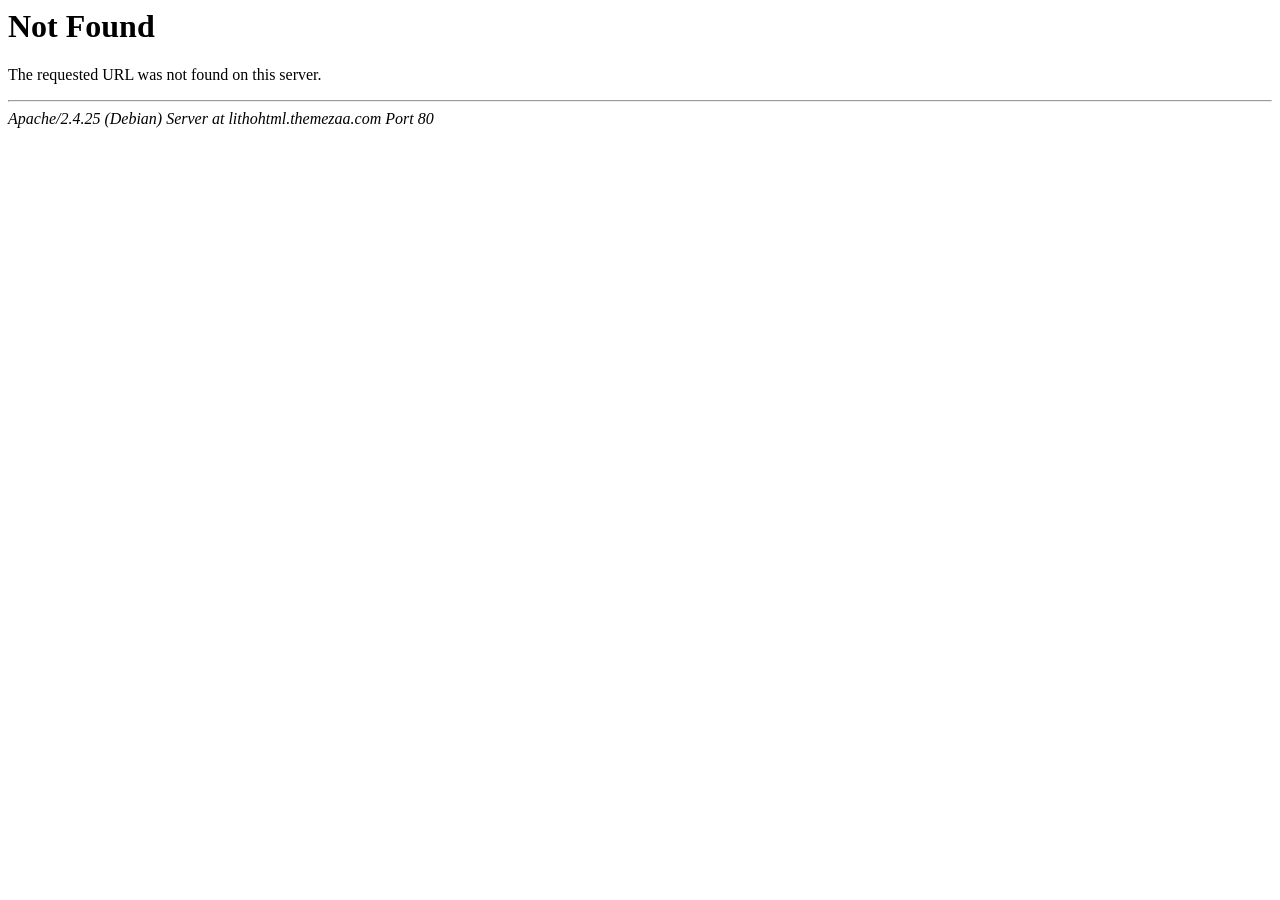
<file: public/css/mCSB_buttons.html>
<!DOCTYPE HTML PUBLIC "-//IETF//DTD HTML 2.0//EN">
<html><head>
<title>404 Not Found</title>
</head><body>
<h1>Not Found</h1>
<p>The requested URL was not found on this server.</p>
<hr>
<address>Apache/2.4.25 (Debian) Server at lithohtml.themezaa.com Port 80</address>
</body></html>
</file>
<file: public/css/font-icons.min.css>
/*
Font awesome
Version: 5.15.4
Plugin URI: https://fontawesome.com
License: License - https://fontawesome.com/license/free (Icons: CC BY 4.0, Fonts: SIL OFL 1.1, Code: MIT License)
*/
.fa,
.fab,
.fad,
.fal,
.far,
.fas {
    -moz-osx-font-smoothing: grayscale;
    -webkit-font-smoothing: antialiased;
    display: inline-block;
    font-style: normal;
    font-variant: normal;
    text-rendering: auto;
    line-height: 1;
}
.fa-lg {
    font-size: 1.33333em;
    line-height: 0.75em;
    vertical-align: -0.0667em;
}
.fa-xs {
    font-size: 0.75em;
}
.fa-sm {
    font-size: 0.875em;
}
.fa-1x {
    font-size: 1em;
}
.fa-2x {
    font-size: 2em;
}
.fa-3x {
    font-size: 3em;
}
.fa-4x {
    font-size: 4em;
}
.fa-5x {
    font-size: 5em;
}
.fa-6x {
    font-size: 6em;
}
.fa-7x {
    font-size: 7em;
}
.fa-8x {
    font-size: 8em;
}
.fa-9x {
    font-size: 9em;
}
.fa-10x {
    font-size: 10em;
}
.fa-fw {
    text-align: center;
    width: 1.25em;
}
.fa-ul {
    list-style-type: none;
    margin-left: 2.5em;
    padding-left: 0;
}
.fa-ul > li {
    position: relative;
}
.fa-li {
    left: -2em;
    position: absolute;
    text-align: center;
    width: 2em;
    line-height: inherit;
}
.fa-border {
    border: 0.08em solid #eee;
    border-radius: 0.1em;
    padding: 0.2em 0.25em 0.15em;
}
.fa-pull-left {
    float: left;
}
.fa-pull-right {
    float: right;
}
.fa.fa-pull-left,
.fab.fa-pull-left,
.fal.fa-pull-left,
.far.fa-pull-left,
.fas.fa-pull-left {
    margin-right: 0.3em;
}
.fa.fa-pull-right,
.fab.fa-pull-right,
.fal.fa-pull-right,
.far.fa-pull-right,
.fas.fa-pull-right {
    margin-left: 0.3em;
}
.fa-spin {
    -webkit-animation: fa-spin 2s linear infinite;
    animation: fa-spin 2s linear infinite;
}
.fa-pulse {
    -webkit-animation: fa-spin 1s steps(8) infinite;
    animation: fa-spin 1s steps(8) infinite;
}
@-webkit-keyframes fa-spin {
    0% {
        -webkit-transform: rotate(0deg);
        transform: rotate(0deg);
    }
    to {
        -webkit-transform: rotate(1turn);
        transform: rotate(1turn);
    }
}
@keyframes fa-spin {
    0% {
        -webkit-transform: rotate(0deg);
        transform: rotate(0deg);
    }
    to {
        -webkit-transform: rotate(1turn);
        transform: rotate(1turn);
    }
}
.fa-rotate-90 {
    -ms-filter: "progid:DXImageTransform.Microsoft.BasicImage(rotation=1)";
    -webkit-transform: rotate(90deg);
    transform: rotate(90deg);
}
.fa-rotate-180 {
    -ms-filter: "progid:DXImageTransform.Microsoft.BasicImage(rotation=2)";
    -webkit-transform: rotate(180deg);
    transform: rotate(180deg);
}
.fa-rotate-270 {
    -ms-filter: "progid:DXImageTransform.Microsoft.BasicImage(rotation=3)";
    -webkit-transform: rotate(270deg);
    transform: rotate(270deg);
}
.fa-flip-horizontal {
    -ms-filter: "progid:DXImageTransform.Microsoft.BasicImage(rotation=0, mirror=1)";
    -webkit-transform: scaleX(-1);
    transform: scaleX(-1);
}
.fa-flip-vertical {
    -webkit-transform: scaleY(-1);
    transform: scaleY(-1);
}
.fa-flip-both,
.fa-flip-horizontal.fa-flip-vertical,
.fa-flip-vertical {
    -ms-filter: "progid:DXImageTransform.Microsoft.BasicImage(rotation=2, mirror=1)";
}
.fa-flip-both,
.fa-flip-horizontal.fa-flip-vertical {
    -webkit-transform: scale(-1);
    transform: scale(-1);
}
:root .fa-flip-both,
:root .fa-flip-horizontal,
:root .fa-flip-vertical,
:root .fa-rotate-90,
:root .fa-rotate-180,
:root .fa-rotate-270 {
    -webkit-filter: none;
    filter: none;
}
.fa-stack {
    display: inline-block;
    height: 2em;
    line-height: 2em;
    position: relative;
    vertical-align: middle;
    width: 2.5em;
}
.fa-stack-1x,
.fa-stack-2x {
    left: 0;
    position: absolute;
    text-align: center;
    width: 100%;
}
.fa-stack-1x {
    line-height: inherit;
}
.fa-stack-2x {
    font-size: 2em;
}
.fa-inverse {
    color: #fff;
}
.fa-500px:before {
    content: "\f26e";
}
.fa-accessible-icon:before {
    content: "\f368";
}
.fa-accusoft:before {
    content: "\f369";
}
.fa-acquisitions-incorporated:before {
    content: "\f6af";
}
.fa-ad:before {
    content: "\f641";
}
.fa-address-book:before {
    content: "\f2b9";
}
.fa-address-card:before {
    content: "\f2bb";
}
.fa-adjust:before {
    content: "\f042";
}
.fa-adn:before {
    content: "\f170";
}
.fa-adversal:before {
    content: "\f36a";
}
.fa-affiliatetheme:before {
    content: "\f36b";
}
.fa-air-freshener:before {
    content: "\f5d0";
}
.fa-airbnb:before {
    content: "\f834";
}
.fa-algolia:before {
    content: "\f36c";
}
.fa-align-center:before {
    content: "\f037";
}
.fa-align-justify:before {
    content: "\f039";
}
.fa-align-left:before {
    content: "\f036";
}
.fa-align-right:before {
    content: "\f038";
}
.fa-alipay:before {
    content: "\f642";
}
.fa-allergies:before {
    content: "\f461";
}
.fa-amazon:before {
    content: "\f270";
}
.fa-amazon-pay:before {
    content: "\f42c";
}
.fa-ambulance:before {
    content: "\f0f9";
}
.fa-american-sign-language-interpreting:before {
    content: "\f2a3";
}
.fa-amilia:before {
    content: "\f36d";
}
.fa-anchor:before {
    content: "\f13d";
}
.fa-android:before {
    content: "\f17b";
}
.fa-angellist:before {
    content: "\f209";
}
.fa-angle-double-down:before {
    content: "\f103";
}
.fa-angle-double-left:before {
    content: "\f100";
}
.fa-angle-double-right:before {
    content: "\f101";
}
.fa-angle-double-up:before {
    content: "\f102";
}
.fa-angle-down:before {
    content: "\f107";
}
.fa-angle-left:before {
    content: "\f104";
}
.fa-angle-right:before {
    content: "\f105";
}
.fa-angle-up:before {
    content: "\f106";
}
.fa-angry:before {
    content: "\f556";
}
.fa-angrycreative:before {
    content: "\f36e";
}
.fa-angular:before {
    content: "\f420";
}
.fa-ankh:before {
    content: "\f644";
}
.fa-app-store:before {
    content: "\f36f";
}
.fa-app-store-ios:before {
    content: "\f370";
}
.fa-apper:before {
    content: "\f371";
}
.fa-apple:before {
    content: "\f179";
}
.fa-apple-alt:before {
    content: "\f5d1";
}
.fa-apple-pay:before {
    content: "\f415";
}
.fa-archive:before {
    content: "\f187";
}
.fa-archway:before {
    content: "\f557";
}
.fa-arrow-alt-circle-down:before {
    content: "\f358";
}
.fa-arrow-alt-circle-left:before {
    content: "\f359";
}
.fa-arrow-alt-circle-right:before {
    content: "\f35a";
}
.fa-arrow-alt-circle-up:before {
    content: "\f35b";
}
.fa-arrow-circle-down:before {
    content: "\f0ab";
}
.fa-arrow-circle-left:before {
    content: "\f0a8";
}
.fa-arrow-circle-right:before {
    content: "\f0a9";
}
.fa-arrow-circle-up:before {
    content: "\f0aa";
}
.fa-arrow-down:before {
    content: "\f063";
}
.fa-arrow-left:before {
    content: "\f060";
}
.fa-arrow-right:before {
    content: "\f061";
}
.fa-arrow-up:before {
    content: "\f062";
}
.fa-arrows-alt:before {
    content: "\f0b2";
}
.fa-arrows-alt-h:before {
    content: "\f337";
}
.fa-arrows-alt-v:before {
    content: "\f338";
}
.fa-artstation:before {
    content: "\f77a";
}
.fa-assistive-listening-systems:before {
    content: "\f2a2";
}
.fa-asterisk:before {
    content: "\f069";
}
.fa-asymmetrik:before {
    content: "\f372";
}
.fa-at:before {
    content: "\f1fa";
}
.fa-atlas:before {
    content: "\f558";
}
.fa-atlassian:before {
    content: "\f77b";
}
.fa-atom:before {
    content: "\f5d2";
}
.fa-audible:before {
    content: "\f373";
}
.fa-audio-description:before {
    content: "\f29e";
}
.fa-autoprefixer:before {
    content: "\f41c";
}
.fa-avianex:before {
    content: "\f374";
}
.fa-aviato:before {
    content: "\f421";
}
.fa-award:before {
    content: "\f559";
}
.fa-aws:before {
    content: "\f375";
}
.fa-baby:before {
    content: "\f77c";
}
.fa-baby-carriage:before {
    content: "\f77d";
}
.fa-backspace:before {
    content: "\f55a";
}
.fa-backward:before {
    content: "\f04a";
}
.fa-bacon:before {
    content: "\f7e5";
}
.fa-bacteria:before {
    content: "\e059";
}
.fa-bacterium:before {
    content: "\e05a";
}
.fa-bahai:before {
    content: "\f666";
}
.fa-balance-scale:before {
    content: "\f24e";
}
.fa-balance-scale-left:before {
    content: "\f515";
}
.fa-balance-scale-right:before {
    content: "\f516";
}
.fa-ban:before {
    content: "\f05e";
}
.fa-band-aid:before {
    content: "\f462";
}
.fa-bandcamp:before {
    content: "\f2d5";
}
.fa-barcode:before {
    content: "\f02a";
}
.fa-bars:before {
    content: "\f0c9";
}
.fa-baseball-ball:before {
    content: "\f433";
}
.fa-basketball-ball:before {
    content: "\f434";
}
.fa-bath:before {
    content: "\f2cd";
}
.fa-battery-empty:before {
    content: "\f244";
}
.fa-battery-full:before {
    content: "\f240";
}
.fa-battery-half:before {
    content: "\f242";
}
.fa-battery-quarter:before {
    content: "\f243";
}
.fa-battery-three-quarters:before {
    content: "\f241";
}
.fa-battle-net:before {
    content: "\f835";
}
.fa-bed:before {
    content: "\f236";
}
.fa-beer:before {
    content: "\f0fc";
}
.fa-behance:before {
    content: "\f1b4";
}
.fa-behance-square:before {
    content: "\f1b5";
}
.fa-bell:before {
    content: "\f0f3";
}
.fa-bell-slash:before {
    content: "\f1f6";
}
.fa-bezier-curve:before {
    content: "\f55b";
}
.fa-bible:before {
    content: "\f647";
}
.fa-bicycle:before {
    content: "\f206";
}
.fa-biking:before {
    content: "\f84a";
}
.fa-bimobject:before {
    content: "\f378";
}
.fa-binoculars:before {
    content: "\f1e5";
}
.fa-biohazard:before {
    content: "\f780";
}
.fa-birthday-cake:before {
    content: "\f1fd";
}
.fa-bitbucket:before {
    content: "\f171";
}
.fa-bitcoin:before {
    content: "\f379";
}
.fa-bity:before {
    content: "\f37a";
}
.fa-black-tie:before {
    content: "\f27e";
}
.fa-blackberry:before {
    content: "\f37b";
}
.fa-blender:before {
    content: "\f517";
}
.fa-blender-phone:before {
    content: "\f6b6";
}
.fa-blind:before {
    content: "\f29d";
}
.fa-blog:before {
    content: "\f781";
}
.fa-blogger:before {
    content: "\f37c";
}
.fa-blogger-b:before {
    content: "\f37d";
}
.fa-bluetooth:before {
    content: "\f293";
}
.fa-bluetooth-b:before {
    content: "\f294";
}
.fa-bold:before {
    content: "\f032";
}
.fa-bolt:before {
    content: "\f0e7";
}
.fa-bomb:before {
    content: "\f1e2";
}
.fa-bone:before {
    content: "\f5d7";
}
.fa-bong:before {
    content: "\f55c";
}
.fa-book:before {
    content: "\f02d";
}
.fa-book-dead:before {
    content: "\f6b7";
}
.fa-book-medical:before {
    content: "\f7e6";
}
.fa-book-open:before {
    content: "\f518";
}
.fa-book-reader:before {
    content: "\f5da";
}
.fa-bookmark:before {
    content: "\f02e";
}
.fa-bootstrap:before {
    content: "\f836";
}
.fa-border-all:before {
    content: "\f84c";
}
.fa-border-none:before {
    content: "\f850";
}
.fa-border-style:before {
    content: "\f853";
}
.fa-bowling-ball:before {
    content: "\f436";
}
.fa-box:before {
    content: "\f466";
}
.fa-box-open:before {
    content: "\f49e";
}
.fa-box-tissue:before {
    content: "\e05b";
}
.fa-boxes:before {
    content: "\f468";
}
.fa-braille:before {
    content: "\f2a1";
}
.fa-brain:before {
    content: "\f5dc";
}
.fa-bread-slice:before {
    content: "\f7ec";
}
.fa-briefcase:before {
    content: "\f0b1";
}
.fa-briefcase-medical:before {
    content: "\f469";
}
.fa-broadcast-tower:before {
    content: "\f519";
}
.fa-broom:before {
    content: "\f51a";
}
.fa-brush:before {
    content: "\f55d";
}
.fa-btc:before {
    content: "\f15a";
}
.fa-buffer:before {
    content: "\f837";
}
.fa-bug:before {
    content: "\f188";
}
.fa-building:before {
    content: "\f1ad";
}
.fa-bullhorn:before {
    content: "\f0a1";
}
.fa-bullseye:before {
    content: "\f140";
}
.fa-burn:before {
    content: "\f46a";
}
.fa-buromobelexperte:before {
    content: "\f37f";
}
.fa-bus:before {
    content: "\f207";
}
.fa-bus-alt:before {
    content: "\f55e";
}
.fa-business-time:before {
    content: "\f64a";
}
.fa-buy-n-large:before {
    content: "\f8a6";
}
.fa-buysellads:before {
    content: "\f20d";
}
.fa-calculator:before {
    content: "\f1ec";
}
.fa-calendar:before {
    content: "\f133";
}
.fa-calendar-alt:before {
    content: "\f073";
}
.fa-calendar-check:before {
    content: "\f274";
}
.fa-calendar-day:before {
    content: "\f783";
}
.fa-calendar-minus:before {
    content: "\f272";
}
.fa-calendar-plus:before {
    content: "\f271";
}
.fa-calendar-times:before {
    content: "\f273";
}
.fa-calendar-week:before {
    content: "\f784";
}
.fa-camera:before {
    content: "\f030";
}
.fa-camera-retro:before {
    content: "\f083";
}
.fa-campground:before {
    content: "\f6bb";
}
.fa-canadian-maple-leaf:before {
    content: "\f785";
}
.fa-candy-cane:before {
    content: "\f786";
}
.fa-cannabis:before {
    content: "\f55f";
}
.fa-capsules:before {
    content: "\f46b";
}
.fa-car:before {
    content: "\f1b9";
}
.fa-car-alt:before {
    content: "\f5de";
}
.fa-car-battery:before {
    content: "\f5df";
}
.fa-car-crash:before {
    content: "\f5e1";
}
.fa-car-side:before {
    content: "\f5e4";
}
.fa-caravan:before {
    content: "\f8ff";
}
.fa-caret-down:before {
    content: "\f0d7";
}
.fa-caret-left:before {
    content: "\f0d9";
}
.fa-caret-right:before {
    content: "\f0da";
}
.fa-caret-square-down:before {
    content: "\f150";
}
.fa-caret-square-left:before {
    content: "\f191";
}
.fa-caret-square-right:before {
    content: "\f152";
}
.fa-caret-square-up:before {
    content: "\f151";
}
.fa-caret-up:before {
    content: "\f0d8";
}
.fa-carrot:before {
    content: "\f787";
}
.fa-cart-arrow-down:before {
    content: "\f218";
}
.fa-cart-plus:before {
    content: "\f217";
}
.fa-cash-register:before {
    content: "\f788";
}
.fa-cat:before {
    content: "\f6be";
}
.fa-cc-amazon-pay:before {
    content: "\f42d";
}
.fa-cc-amex:before {
    content: "\f1f3";
}
.fa-cc-apple-pay:before {
    content: "\f416";
}
.fa-cc-diners-club:before {
    content: "\f24c";
}
.fa-cc-discover:before {
    content: "\f1f2";
}
.fa-cc-jcb:before {
    content: "\f24b";
}
.fa-cc-mastercard:before {
    content: "\f1f1";
}
.fa-cc-paypal:before {
    content: "\f1f4";
}
.fa-cc-stripe:before {
    content: "\f1f5";
}
.fa-cc-visa:before {
    content: "\f1f0";
}
.fa-centercode:before {
    content: "\f380";
}
.fa-centos:before {
    content: "\f789";
}
.fa-certificate:before {
    content: "\f0a3";
}
.fa-chair:before {
    content: "\f6c0";
}
.fa-chalkboard:before {
    content: "\f51b";
}
.fa-chalkboard-teacher:before {
    content: "\f51c";
}
.fa-charging-station:before {
    content: "\f5e7";
}
.fa-chart-area:before {
    content: "\f1fe";
}
.fa-chart-bar:before {
    content: "\f080";
}
.fa-chart-line:before {
    content: "\f201";
}
.fa-chart-pie:before {
    content: "\f200";
}
.fa-check:before {
    content: "\f00c";
}
.fa-check-circle:before {
    content: "\f058";
}
.fa-check-double:before {
    content: "\f560";
}
.fa-check-square:before {
    content: "\f14a";
}
.fa-cheese:before {
    content: "\f7ef";
}
.fa-chess:before {
    content: "\f439";
}
.fa-chess-bishop:before {
    content: "\f43a";
}
.fa-chess-board:before {
    content: "\f43c";
}
.fa-chess-king:before {
    content: "\f43f";
}
.fa-chess-knight:before {
    content: "\f441";
}
.fa-chess-pawn:before {
    content: "\f443";
}
.fa-chess-queen:before {
    content: "\f445";
}
.fa-chess-rook:before {
    content: "\f447";
}
.fa-chevron-circle-down:before {
    content: "\f13a";
}
.fa-chevron-circle-left:before {
    content: "\f137";
}
.fa-chevron-circle-right:before {
    content: "\f138";
}
.fa-chevron-circle-up:before {
    content: "\f139";
}
.fa-chevron-down:before {
    content: "\f078";
}
.fa-chevron-left:before {
    content: "\f053";
}
.fa-chevron-right:before {
    content: "\f054";
}
.fa-chevron-up:before {
    content: "\f077";
}
.fa-child:before {
    content: "\f1ae";
}
.fa-chrome:before {
    content: "\f268";
}
.fa-chromecast:before {
    content: "\f838";
}
.fa-church:before {
    content: "\f51d";
}
.fa-circle:before {
    content: "\f111";
}
.fa-circle-notch:before {
    content: "\f1ce";
}
.fa-city:before {
    content: "\f64f";
}
.fa-clinic-medical:before {
    content: "\f7f2";
}
.fa-clipboard:before {
    content: "\f328";
}
.fa-clipboard-check:before {
    content: "\f46c";
}
.fa-clipboard-list:before {
    content: "\f46d";
}
.fa-clock:before {
    content: "\f017";
}
.fa-clone:before {
    content: "\f24d";
}
.fa-closed-captioning:before {
    content: "\f20a";
}
.fa-cloud:before {
    content: "\f0c2";
}
.fa-cloud-download-alt:before {
    content: "\f381";
}
.fa-cloud-meatball:before {
    content: "\f73b";
}
.fa-cloud-moon:before {
    content: "\f6c3";
}
.fa-cloud-moon-rain:before {
    content: "\f73c";
}
.fa-cloud-rain:before {
    content: "\f73d";
}
.fa-cloud-showers-heavy:before {
    content: "\f740";
}
.fa-cloud-sun:before {
    content: "\f6c4";
}
.fa-cloud-sun-rain:before {
    content: "\f743";
}
.fa-cloud-upload-alt:before {
    content: "\f382";
}
.fa-cloudflare:before {
    content: "\e07d";
}
.fa-cloudscale:before {
    content: "\f383";
}
.fa-cloudsmith:before {
    content: "\f384";
}
.fa-cloudversify:before {
    content: "\f385";
}
.fa-cocktail:before {
    content: "\f561";
}
.fa-code:before {
    content: "\f121";
}
.fa-code-branch:before {
    content: "\f126";
}
.fa-codepen:before {
    content: "\f1cb";
}
.fa-codiepie:before {
    content: "\f284";
}
.fa-coffee:before {
    content: "\f0f4";
}
.fa-cog:before {
    content: "\f013";
}
.fa-cogs:before {
    content: "\f085";
}
.fa-coins:before {
    content: "\f51e";
}
.fa-columns:before {
    content: "\f0db";
}
.fa-comment:before {
    content: "\f075";
}
.fa-comment-alt:before {
    content: "\f27a";
}
.fa-comment-dollar:before {
    content: "\f651";
}
.fa-comment-dots:before {
    content: "\f4ad";
}
.fa-comment-medical:before {
    content: "\f7f5";
}
.fa-comment-slash:before {
    content: "\f4b3";
}
.fa-comments:before {
    content: "\f086";
}
.fa-comments-dollar:before {
    content: "\f653";
}
.fa-compact-disc:before {
    content: "\f51f";
}
.fa-compass:before {
    content: "\f14e";
}
.fa-compress:before {
    content: "\f066";
}
.fa-compress-alt:before {
    content: "\f422";
}
.fa-compress-arrows-alt:before {
    content: "\f78c";
}
.fa-concierge-bell:before {
    content: "\f562";
}
.fa-confluence:before {
    content: "\f78d";
}
.fa-connectdevelop:before {
    content: "\f20e";
}
.fa-contao:before {
    content: "\f26d";
}
.fa-cookie:before {
    content: "\f563";
}
.fa-cookie-bite:before {
    content: "\f564";
}
.fa-copy:before {
    content: "\f0c5";
}
.fa-copyright:before {
    content: "\f1f9";
}
.fa-cotton-bureau:before {
    content: "\f89e";
}
.fa-couch:before {
    content: "\f4b8";
}
.fa-cpanel:before {
    content: "\f388";
}
.fa-creative-commons:before {
    content: "\f25e";
}
.fa-creative-commons-by:before {
    content: "\f4e7";
}
.fa-creative-commons-nc:before {
    content: "\f4e8";
}
.fa-creative-commons-nc-eu:before {
    content: "\f4e9";
}
.fa-creative-commons-nc-jp:before {
    content: "\f4ea";
}
.fa-creative-commons-nd:before {
    content: "\f4eb";
}
.fa-creative-commons-pd:before {
    content: "\f4ec";
}
.fa-creative-commons-pd-alt:before {
    content: "\f4ed";
}
.fa-creative-commons-remix:before {
    content: "\f4ee";
}
.fa-creative-commons-sa:before {
    content: "\f4ef";
}
.fa-creative-commons-sampling:before {
    content: "\f4f0";
}
.fa-creative-commons-sampling-plus:before {
    content: "\f4f1";
}
.fa-creative-commons-share:before {
    content: "\f4f2";
}
.fa-creative-commons-zero:before {
    content: "\f4f3";
}
.fa-credit-card:before {
    content: "\f09d";
}
.fa-critical-role:before {
    content: "\f6c9";
}
.fa-crop:before {
    content: "\f125";
}
.fa-crop-alt:before {
    content: "\f565";
}
.fa-cross:before {
    content: "\f654";
}
.fa-crosshairs:before {
    content: "\f05b";
}
.fa-crow:before {
    content: "\f520";
}
.fa-crown:before {
    content: "\f521";
}
.fa-crutch:before {
    content: "\f7f7";
}
.fa-css3:before {
    content: "\f13c";
}
.fa-css3-alt:before {
    content: "\f38b";
}
.fa-cube:before {
    content: "\f1b2";
}
.fa-cubes:before {
    content: "\f1b3";
}
.fa-cut:before {
    content: "\f0c4";
}
.fa-cuttlefish:before {
    content: "\f38c";
}
.fa-d-and-d:before {
    content: "\f38d";
}
.fa-d-and-d-beyond:before {
    content: "\f6ca";
}
.fa-dailymotion:before {
    content: "\e052";
}
.fa-dashcube:before {
    content: "\f210";
}
.fa-database:before {
    content: "\f1c0";
}
.fa-deaf:before {
    content: "\f2a4";
}
.fa-deezer:before {
    content: "\e077";
}
.fa-delicious:before {
    content: "\f1a5";
}
.fa-democrat:before {
    content: "\f747";
}
.fa-deploydog:before {
    content: "\f38e";
}
.fa-deskpro:before {
    content: "\f38f";
}
.fa-desktop:before {
    content: "\f108";
}
.fa-dev:before {
    content: "\f6cc";
}
.fa-deviantart:before {
    content: "\f1bd";
}
.fa-dharmachakra:before {
    content: "\f655";
}
.fa-dhl:before {
    content: "\f790";
}
.fa-diagnoses:before {
    content: "\f470";
}
.fa-diaspora:before {
    content: "\f791";
}
.fa-dice:before {
    content: "\f522";
}
.fa-dice-d20:before {
    content: "\f6cf";
}
.fa-dice-d6:before {
    content: "\f6d1";
}
.fa-dice-five:before {
    content: "\f523";
}
.fa-dice-four:before {
    content: "\f524";
}
.fa-dice-one:before {
    content: "\f525";
}
.fa-dice-six:before {
    content: "\f526";
}
.fa-dice-three:before {
    content: "\f527";
}
.fa-dice-two:before {
    content: "\f528";
}
.fa-digg:before {
    content: "\f1a6";
}
.fa-digital-ocean:before {
    content: "\f391";
}
.fa-digital-tachograph:before {
    content: "\f566";
}
.fa-directions:before {
    content: "\f5eb";
}
.fa-discord:before {
    content: "\f392";
}
.fa-discourse:before {
    content: "\f393";
}
.fa-disease:before {
    content: "\f7fa";
}
.fa-divide:before {
    content: "\f529";
}
.fa-dizzy:before {
    content: "\f567";
}
.fa-dna:before {
    content: "\f471";
}
.fa-dochub:before {
    content: "\f394";
}
.fa-docker:before {
    content: "\f395";
}
.fa-dog:before {
    content: "\f6d3";
}
.fa-dollar-sign:before {
    content: "\f155";
}
.fa-dolly:before {
    content: "\f472";
}
.fa-dolly-flatbed:before {
    content: "\f474";
}
.fa-donate:before {
    content: "\f4b9";
}
.fa-door-closed:before {
    content: "\f52a";
}
.fa-door-open:before {
    content: "\f52b";
}
.fa-dot-circle:before {
    content: "\f192";
}
.fa-dove:before {
    content: "\f4ba";
}
.fa-download:before {
    content: "\f019";
}
.fa-draft2digital:before {
    content: "\f396";
}
.fa-drafting-compass:before {
    content: "\f568";
}
.fa-dragon:before {
    content: "\f6d5";
}
.fa-draw-polygon:before {
    content: "\f5ee";
}
.fa-dribbble:before {
    content: "\f17d";
}
.fa-dribbble-square:before {
    content: "\f397";
}
.fa-dropbox:before {
    content: "\f16b";
}
.fa-drum:before {
    content: "\f569";
}
.fa-drum-steelpan:before {
    content: "\f56a";
}
.fa-drumstick-bite:before {
    content: "\f6d7";
}
.fa-drupal:before {
    content: "\f1a9";
}
.fa-dumbbell:before {
    content: "\f44b";
}
.fa-dumpster:before {
    content: "\f793";
}
.fa-dumpster-fire:before {
    content: "\f794";
}
.fa-dungeon:before {
    content: "\f6d9";
}
.fa-dyalog:before {
    content: "\f399";
}
.fa-earlybirds:before {
    content: "\f39a";
}
.fa-ebay:before {
    content: "\f4f4";
}
.fa-edge:before {
    content: "\f282";
}
.fa-edge-legacy:before {
    content: "\e078";
}
.fa-edit:before {
    content: "\f044";
}
.fa-egg:before {
    content: "\f7fb";
}
.fa-eject:before {
    content: "\f052";
}
.fa-elementor:before {
    content: "\f430";
}
.fa-ellipsis-h:before {
    content: "\f141";
}
.fa-ellipsis-v:before {
    content: "\f142";
}
.fa-ello:before {
    content: "\f5f1";
}
.fa-ember:before {
    content: "\f423";
}
.fa-empire:before {
    content: "\f1d1";
}
.fa-envelope:before {
    content: "\f0e0";
}
.fa-envelope-open:before {
    content: "\f2b6";
}
.fa-envelope-open-text:before {
    content: "\f658";
}
.fa-envelope-square:before {
    content: "\f199";
}
.fa-envira:before {
    content: "\f299";
}
.fa-equals:before {
    content: "\f52c";
}
.fa-eraser:before {
    content: "\f12d";
}
.fa-erlang:before {
    content: "\f39d";
}
.fa-ethereum:before {
    content: "\f42e";
}
.fa-ethernet:before {
    content: "\f796";
}
.fa-etsy:before {
    content: "\f2d7";
}
.fa-euro-sign:before {
    content: "\f153";
}
.fa-evernote:before {
    content: "\f839";
}
.fa-exchange-alt:before {
    content: "\f362";
}
.fa-exclamation:before {
    content: "\f12a";
}
.fa-exclamation-circle:before {
    content: "\f06a";
}
.fa-exclamation-triangle:before {
    content: "\f071";
}
.fa-expand:before {
    content: "\f065";
}
.fa-expand-alt:before {
    content: "\f424";
}
.fa-expand-arrows-alt:before {
    content: "\f31e";
}
.fa-expeditedssl:before {
    content: "\f23e";
}
.fa-external-link-alt:before {
    content: "\f35d";
}
.fa-external-link-square-alt:before {
    content: "\f360";
}
.fa-eye:before {
    content: "\f06e";
}
.fa-eye-dropper:before {
    content: "\f1fb";
}
.fa-eye-slash:before {
    content: "\f070";
}
.fa-facebook:before {
    content: "\f09a";
}
.fa-facebook-f:before {
    content: "\f39e";
}
.fa-facebook-messenger:before {
    content: "\f39f";
}
.fa-facebook-square:before {
    content: "\f082";
}
.fa-fan:before {
    content: "\f863";
}
.fa-fantasy-flight-games:before {
    content: "\f6dc";
}
.fa-fast-backward:before {
    content: "\f049";
}
.fa-fast-forward:before {
    content: "\f050";
}
.fa-faucet:before {
    content: "\e005";
}
.fa-fax:before {
    content: "\f1ac";
}
.fa-feather:before {
    content: "\f52d";
}
.fa-feather-alt:before {
    content: "\f56b";
}
.fa-fedex:before {
    content: "\f797";
}
.fa-fedora:before {
    content: "\f798";
}
.fa-female:before {
    content: "\f182";
}
.fa-fighter-jet:before {
    content: "\f0fb";
}
.fa-figma:before {
    content: "\f799";
}
.fa-file:before {
    content: "\f15b";
}
.fa-file-alt:before {
    content: "\f15c";
}
.fa-file-archive:before {
    content: "\f1c6";
}
.fa-file-audio:before {
    content: "\f1c7";
}
.fa-file-code:before {
    content: "\f1c9";
}
.fa-file-contract:before {
    content: "\f56c";
}
.fa-file-csv:before {
    content: "\f6dd";
}
.fa-file-download:before {
    content: "\f56d";
}
.fa-file-excel:before {
    content: "\f1c3";
}
.fa-file-export:before {
    content: "\f56e";
}
.fa-file-image:before {
    content: "\f1c5";
}
.fa-file-import:before {
    content: "\f56f";
}
.fa-file-invoice:before {
    content: "\f570";
}
.fa-file-invoice-dollar:before {
    content: "\f571";
}
.fa-file-medical:before {
    content: "\f477";
}
.fa-file-medical-alt:before {
    content: "\f478";
}
.fa-file-pdf:before {
    content: "\f1c1";
}
.fa-file-powerpoint:before {
    content: "\f1c4";
}
.fa-file-prescription:before {
    content: "\f572";
}
.fa-file-signature:before {
    content: "\f573";
}
.fa-file-upload:before {
    content: "\f574";
}
.fa-file-video:before {
    content: "\f1c8";
}
.fa-file-word:before {
    content: "\f1c2";
}
.fa-fill:before {
    content: "\f575";
}
.fa-fill-drip:before {
    content: "\f576";
}
.fa-film:before {
    content: "\f008";
}
.fa-filter:before {
    content: "\f0b0";
}
.fa-fingerprint:before {
    content: "\f577";
}
.fa-fire:before {
    content: "\f06d";
}
.fa-fire-alt:before {
    content: "\f7e4";
}
.fa-fire-extinguisher:before {
    content: "\f134";
}
.fa-firefox:before {
    content: "\f269";
}
.fa-firefox-browser:before {
    content: "\e007";
}
.fa-first-aid:before {
    content: "\f479";
}
.fa-first-order:before {
    content: "\f2b0";
}
.fa-first-order-alt:before {
    content: "\f50a";
}
.fa-firstdraft:before {
    content: "\f3a1";
}
.fa-fish:before {
    content: "\f578";
}
.fa-fist-raised:before {
    content: "\f6de";
}
.fa-flag:before {
    content: "\f024";
}
.fa-flag-checkered:before {
    content: "\f11e";
}
.fa-flag-usa:before {
    content: "\f74d";
}
.fa-flask:before {
    content: "\f0c3";
}
.fa-flickr:before {
    content: "\f16e";
}
.fa-flipboard:before {
    content: "\f44d";
}
.fa-flushed:before {
    content: "\f579";
}
.fa-fly:before {
    content: "\f417";
}
.fa-folder:before {
    content: "\f07b";
}
.fa-folder-minus:before {
    content: "\f65d";
}
.fa-folder-open:before {
    content: "\f07c";
}
.fa-folder-plus:before {
    content: "\f65e";
}
.fa-font:before {
    content: "\f031";
}
.fa-font-awesome:before {
    content: "\f2b4";
}
.fa-font-awesome-alt:before {
    content: "\f35c";
}
.fa-font-awesome-flag:before {
    content: "\f425";
}
.fa-font-awesome-logo-full:before {
    content: "\f4e6";
}
.fa-fonticons:before {
    content: "\f280";
}
.fa-fonticons-fi:before {
    content: "\f3a2";
}
.fa-football-ball:before {
    content: "\f44e";
}
.fa-fort-awesome:before {
    content: "\f286";
}
.fa-fort-awesome-alt:before {
    content: "\f3a3";
}
.fa-forumbee:before {
    content: "\f211";
}
.fa-forward:before {
    content: "\f04e";
}
.fa-foursquare:before {
    content: "\f180";
}
.fa-free-code-camp:before {
    content: "\f2c5";
}
.fa-freebsd:before {
    content: "\f3a4";
}
.fa-frog:before {
    content: "\f52e";
}
.fa-frown:before {
    content: "\f119";
}
.fa-frown-open:before {
    content: "\f57a";
}
.fa-fulcrum:before {
    content: "\f50b";
}
.fa-funnel-dollar:before {
    content: "\f662";
}
.fa-futbol:before {
    content: "\f1e3";
}
.fa-galactic-republic:before {
    content: "\f50c";
}
.fa-galactic-senate:before {
    content: "\f50d";
}
.fa-gamepad:before {
    content: "\f11b";
}
.fa-gas-pump:before {
    content: "\f52f";
}
.fa-gavel:before {
    content: "\f0e3";
}
.fa-gem:before {
    content: "\f3a5";
}
.fa-genderless:before {
    content: "\f22d";
}
.fa-get-pocket:before {
    content: "\f265";
}
.fa-gg:before {
    content: "\f260";
}
.fa-gg-circle:before {
    content: "\f261";
}
.fa-ghost:before {
    content: "\f6e2";
}
.fa-gift:before {
    content: "\f06b";
}
.fa-gifts:before {
    content: "\f79c";
}
.fa-git:before {
    content: "\f1d3";
}
.fa-git-alt:before {
    content: "\f841";
}
.fa-git-square:before {
    content: "\f1d2";
}
.fa-github:before {
    content: "\f09b";
}
.fa-github-alt:before {
    content: "\f113";
}
.fa-github-square:before {
    content: "\f092";
}
.fa-gitkraken:before {
    content: "\f3a6";
}
.fa-gitlab:before {
    content: "\f296";
}
.fa-gitter:before {
    content: "\f426";
}
.fa-glass-cheers:before {
    content: "\f79f";
}
.fa-glass-martini:before {
    content: "\f000";
}
.fa-glass-martini-alt:before {
    content: "\f57b";
}
.fa-glass-whiskey:before {
    content: "\f7a0";
}
.fa-glasses:before {
    content: "\f530";
}
.fa-glide:before {
    content: "\f2a5";
}
.fa-glide-g:before {
    content: "\f2a6";
}
.fa-globe:before {
    content: "\f0ac";
}
.fa-globe-africa:before {
    content: "\f57c";
}
.fa-globe-americas:before {
    content: "\f57d";
}
.fa-globe-asia:before {
    content: "\f57e";
}
.fa-globe-europe:before {
    content: "\f7a2";
}
.fa-gofore:before {
    content: "\f3a7";
}
.fa-golf-ball:before {
    content: "\f450";
}
.fa-goodreads:before {
    content: "\f3a8";
}
.fa-goodreads-g:before {
    content: "\f3a9";
}
.fa-google:before {
    content: "\f1a0";
}
.fa-google-drive:before {
    content: "\f3aa";
}
.fa-google-pay:before {
    content: "\e079";
}
.fa-google-play:before {
    content: "\f3ab";
}
.fa-google-plus:before {
    content: "\f2b3";
}
.fa-google-plus-g:before {
    content: "\f0d5";
}
.fa-google-plus-square:before {
    content: "\f0d4";
}
.fa-google-wallet:before {
    content: "\f1ee";
}
.fa-gopuram:before {
    content: "\f664";
}
.fa-graduation-cap:before {
    content: "\f19d";
}
.fa-gratipay:before {
    content: "\f184";
}
.fa-grav:before {
    content: "\f2d6";
}
.fa-greater-than:before {
    content: "\f531";
}
.fa-greater-than-equal:before {
    content: "\f532";
}
.fa-grimace:before {
    content: "\f57f";
}
.fa-grin:before {
    content: "\f580";
}
.fa-grin-alt:before {
    content: "\f581";
}
.fa-grin-beam:before {
    content: "\f582";
}
.fa-grin-beam-sweat:before {
    content: "\f583";
}
.fa-grin-hearts:before {
    content: "\f584";
}
.fa-grin-squint:before {
    content: "\f585";
}
.fa-grin-squint-tears:before {
    content: "\f586";
}
.fa-grin-stars:before {
    content: "\f587";
}
.fa-grin-tears:before {
    content: "\f588";
}
.fa-grin-tongue:before {
    content: "\f589";
}
.fa-grin-tongue-squint:before {
    content: "\f58a";
}
.fa-grin-tongue-wink:before {
    content: "\f58b";
}
.fa-grin-wink:before {
    content: "\f58c";
}
.fa-grip-horizontal:before {
    content: "\f58d";
}
.fa-grip-lines:before {
    content: "\f7a4";
}
.fa-grip-lines-vertical:before {
    content: "\f7a5";
}
.fa-grip-vertical:before {
    content: "\f58e";
}
.fa-gripfire:before {
    content: "\f3ac";
}
.fa-grunt:before {
    content: "\f3ad";
}
.fa-guilded:before {
    content: "\e07e";
}
.fa-guitar:before {
    content: "\f7a6";
}
.fa-gulp:before {
    content: "\f3ae";
}
.fa-h-square:before {
    content: "\f0fd";
}
.fa-hacker-news:before {
    content: "\f1d4";
}
.fa-hacker-news-square:before {
    content: "\f3af";
}
.fa-hackerrank:before {
    content: "\f5f7";
}
.fa-hamburger:before {
    content: "\f805";
}
.fa-hammer:before {
    content: "\f6e3";
}
.fa-hamsa:before {
    content: "\f665";
}
.fa-hand-holding:before {
    content: "\f4bd";
}
.fa-hand-holding-heart:before {
    content: "\f4be";
}
.fa-hand-holding-medical:before {
    content: "\e05c";
}
.fa-hand-holding-usd:before {
    content: "\f4c0";
}
.fa-hand-holding-water:before {
    content: "\f4c1";
}
.fa-hand-lizard:before {
    content: "\f258";
}
.fa-hand-middle-finger:before {
    content: "\f806";
}
.fa-hand-paper:before {
    content: "\f256";
}
.fa-hand-peace:before {
    content: "\f25b";
}
.fa-hand-point-down:before {
    content: "\f0a7";
}
.fa-hand-point-left:before {
    content: "\f0a5";
}
.fa-hand-point-right:before {
    content: "\f0a4";
}
.fa-hand-point-up:before {
    content: "\f0a6";
}
.fa-hand-pointer:before {
    content: "\f25a";
}
.fa-hand-rock:before {
    content: "\f255";
}
.fa-hand-scissors:before {
    content: "\f257";
}
.fa-hand-sparkles:before {
    content: "\e05d";
}
.fa-hand-spock:before {
    content: "\f259";
}
.fa-hands:before {
    content: "\f4c2";
}
.fa-hands-helping:before {
    content: "\f4c4";
}
.fa-hands-wash:before {
    content: "\e05e";
}
.fa-handshake:before {
    content: "\f2b5";
}
.fa-handshake-alt-slash:before {
    content: "\e05f";
}
.fa-handshake-slash:before {
    content: "\e060";
}
.fa-hanukiah:before {
    content: "\f6e6";
}
.fa-hard-hat:before {
    content: "\f807";
}
.fa-hashtag:before {
    content: "\f292";
}
.fa-hat-cowboy:before {
    content: "\f8c0";
}
.fa-hat-cowboy-side:before {
    content: "\f8c1";
}
.fa-hat-wizard:before {
    content: "\f6e8";
}
.fa-hdd:before {
    content: "\f0a0";
}
.fa-head-side-cough:before {
    content: "\e061";
}
.fa-head-side-cough-slash:before {
    content: "\e062";
}
.fa-head-side-mask:before {
    content: "\e063";
}
.fa-head-side-virus:before {
    content: "\e064";
}
.fa-heading:before {
    content: "\f1dc";
}
.fa-headphones:before {
    content: "\f025";
}
.fa-headphones-alt:before {
    content: "\f58f";
}
.fa-headset:before {
    content: "\f590";
}
.fa-heart:before {
    content: "\f004";
}
.fa-heart-broken:before {
    content: "\f7a9";
}
.fa-heartbeat:before {
    content: "\f21e";
}
.fa-helicopter:before {
    content: "\f533";
}
.fa-highlighter:before {
    content: "\f591";
}
.fa-hiking:before {
    content: "\f6ec";
}
.fa-hippo:before {
    content: "\f6ed";
}
.fa-hips:before {
    content: "\f452";
}
.fa-hire-a-helper:before {
    content: "\f3b0";
}
.fa-history:before {
    content: "\f1da";
}
.fa-hive:before {
    content: "\e07f";
}
.fa-hockey-puck:before {
    content: "\f453";
}
.fa-holly-berry:before {
    content: "\f7aa";
}
.fa-home:before {
    content: "\f015";
}
.fa-hooli:before {
    content: "\f427";
}
.fa-hornbill:before {
    content: "\f592";
}
.fa-horse:before {
    content: "\f6f0";
}
.fa-horse-head:before {
    content: "\f7ab";
}
.fa-hospital:before {
    content: "\f0f8";
}
.fa-hospital-alt:before {
    content: "\f47d";
}
.fa-hospital-symbol:before {
    content: "\f47e";
}
.fa-hospital-user:before {
    content: "\f80d";
}
.fa-hot-tub:before {
    content: "\f593";
}
.fa-hotdog:before {
    content: "\f80f";
}
.fa-hotel:before {
    content: "\f594";
}
.fa-hotjar:before {
    content: "\f3b1";
}
.fa-hourglass:before {
    content: "\f254";
}
.fa-hourglass-end:before {
    content: "\f253";
}
.fa-hourglass-half:before {
    content: "\f252";
}
.fa-hourglass-start:before {
    content: "\f251";
}
.fa-house-damage:before {
    content: "\f6f1";
}
.fa-house-user:before {
    content: "\e065";
}
.fa-houzz:before {
    content: "\f27c";
}
.fa-hryvnia:before {
    content: "\f6f2";
}
.fa-html5:before {
    content: "\f13b";
}
.fa-hubspot:before {
    content: "\f3b2";
}
.fa-i-cursor:before {
    content: "\f246";
}
.fa-ice-cream:before {
    content: "\f810";
}
.fa-icicles:before {
    content: "\f7ad";
}
.fa-icons:before {
    content: "\f86d";
}
.fa-id-badge:before {
    content: "\f2c1";
}
.fa-id-card:before {
    content: "\f2c2";
}
.fa-id-card-alt:before {
    content: "\f47f";
}
.fa-ideal:before {
    content: "\e013";
}
.fa-igloo:before {
    content: "\f7ae";
}
.fa-image:before {
    content: "\f03e";
}
.fa-images:before {
    content: "\f302";
}
.fa-imdb:before {
    content: "\f2d8";
}
.fa-inbox:before {
    content: "\f01c";
}
.fa-indent:before {
    content: "\f03c";
}
.fa-industry:before {
    content: "\f275";
}
.fa-infinity:before {
    content: "\f534";
}
.fa-info:before {
    content: "\f129";
}
.fa-info-circle:before {
    content: "\f05a";
}
.fa-innosoft:before {
    content: "\e080";
}
.fa-instagram:before {
    content: "\f16d";
}
.fa-instagram-square:before {
    content: "\e055";
}
.fa-instalod:before {
    content: "\e081";
}
.fa-intercom:before {
    content: "\f7af";
}
.fa-internet-explorer:before {
    content: "\f26b";
}
.fa-invision:before {
    content: "\f7b0";
}
.fa-ioxhost:before {
    content: "\f208";
}
.fa-italic:before {
    content: "\f033";
}
.fa-itch-io:before {
    content: "\f83a";
}
.fa-itunes:before {
    content: "\f3b4";
}
.fa-itunes-note:before {
    content: "\f3b5";
}
.fa-java:before {
    content: "\f4e4";
}
.fa-jedi:before {
    content: "\f669";
}
.fa-jedi-order:before {
    content: "\f50e";
}
.fa-jenkins:before {
    content: "\f3b6";
}
.fa-jira:before {
    content: "\f7b1";
}
.fa-joget:before {
    content: "\f3b7";
}
.fa-joint:before {
    content: "\f595";
}
.fa-joomla:before {
    content: "\f1aa";
}
.fa-journal-whills:before {
    content: "\f66a";
}
.fa-js:before {
    content: "\f3b8";
}
.fa-js-square:before {
    content: "\f3b9";
}
.fa-jsfiddle:before {
    content: "\f1cc";
}
.fa-kaaba:before {
    content: "\f66b";
}
.fa-kaggle:before {
    content: "\f5fa";
}
.fa-key:before {
    content: "\f084";
}
.fa-keybase:before {
    content: "\f4f5";
}
.fa-keyboard:before {
    content: "\f11c";
}
.fa-keycdn:before {
    content: "\f3ba";
}
.fa-khanda:before {
    content: "\f66d";
}
.fa-kickstarter:before {
    content: "\f3bb";
}
.fa-kickstarter-k:before {
    content: "\f3bc";
}
.fa-kiss:before {
    content: "\f596";
}
.fa-kiss-beam:before {
    content: "\f597";
}
.fa-kiss-wink-heart:before {
    content: "\f598";
}
.fa-kiwi-bird:before {
    content: "\f535";
}
.fa-korvue:before {
    content: "\f42f";
}
.fa-landmark:before {
    content: "\f66f";
}
.fa-language:before {
    content: "\f1ab";
}
.fa-laptop:before {
    content: "\f109";
}
.fa-laptop-code:before {
    content: "\f5fc";
}
.fa-laptop-house:before {
    content: "\e066";
}
.fa-laptop-medical:before {
    content: "\f812";
}
.fa-laravel:before {
    content: "\f3bd";
}
.fa-lastfm:before {
    content: "\f202";
}
.fa-lastfm-square:before {
    content: "\f203";
}
.fa-laugh:before {
    content: "\f599";
}
.fa-laugh-beam:before {
    content: "\f59a";
}
.fa-laugh-squint:before {
    content: "\f59b";
}
.fa-laugh-wink:before {
    content: "\f59c";
}
.fa-layer-group:before {
    content: "\f5fd";
}
.fa-leaf:before {
    content: "\f06c";
}
.fa-leanpub:before {
    content: "\f212";
}
.fa-lemon:before {
    content: "\f094";
}
.fa-less:before {
    content: "\f41d";
}
.fa-less-than:before {
    content: "\f536";
}
.fa-less-than-equal:before {
    content: "\f537";
}
.fa-level-down-alt:before {
    content: "\f3be";
}
.fa-level-up-alt:before {
    content: "\f3bf";
}
.fa-life-ring:before {
    content: "\f1cd";
}
.fa-lightbulb:before {
    content: "\f0eb";
}
.fa-line:before {
    content: "\f3c0";
}
.fa-link:before {
    content: "\f0c1";
}
.fa-linkedin:before {
    content: "\f08c";
}
.fa-linkedin-in:before {
    content: "\f0e1";
}
.fa-linode:before {
    content: "\f2b8";
}
.fa-linux:before {
    content: "\f17c";
}
.fa-lira-sign:before {
    content: "\f195";
}
.fa-list:before {
    content: "\f03a";
}
.fa-list-alt:before {
    content: "\f022";
}
.fa-list-ol:before {
    content: "\f0cb";
}
.fa-list-ul:before {
    content: "\f0ca";
}
.fa-location-arrow:before {
    content: "\f124";
}
.fa-lock:before {
    content: "\f023";
}
.fa-lock-open:before {
    content: "\f3c1";
}
.fa-long-arrow-alt-down:before {
    content: "\f309";
}
.fa-long-arrow-alt-left:before {
    content: "\f30a";
}
.fa-long-arrow-alt-right:before {
    content: "\f30b";
}
.fa-long-arrow-alt-up:before {
    content: "\f30c";
}
.fa-low-vision:before {
    content: "\f2a8";
}
.fa-luggage-cart:before {
    content: "\f59d";
}
.fa-lungs:before {
    content: "\f604";
}
.fa-lungs-virus:before {
    content: "\e067";
}
.fa-lyft:before {
    content: "\f3c3";
}
.fa-magento:before {
    content: "\f3c4";
}
.fa-magic:before {
    content: "\f0d0";
}
.fa-magnet:before {
    content: "\f076";
}
.fa-mail-bulk:before {
    content: "\f674";
}
.fa-mailchimp:before {
    content: "\f59e";
}
.fa-male:before {
    content: "\f183";
}
.fa-mandalorian:before {
    content: "\f50f";
}
.fa-map:before {
    content: "\f279";
}
.fa-map-marked:before {
    content: "\f59f";
}
.fa-map-marked-alt:before {
    content: "\f5a0";
}
.fa-map-marker:before {
    content: "\f041";
}
.fa-map-marker-alt:before {
    content: "\f3c5";
}
.fa-map-pin:before {
    content: "\f276";
}
.fa-map-signs:before {
    content: "\f277";
}
.fa-markdown:before {
    content: "\f60f";
}
.fa-marker:before {
    content: "\f5a1";
}
.fa-mars:before {
    content: "\f222";
}
.fa-mars-double:before {
    content: "\f227";
}
.fa-mars-stroke:before {
    content: "\f229";
}
.fa-mars-stroke-h:before {
    content: "\f22b";
}
.fa-mars-stroke-v:before {
    content: "\f22a";
}
.fa-mask:before {
    content: "\f6fa";
}
.fa-mastodon:before {
    content: "\f4f6";
}
.fa-maxcdn:before {
    content: "\f136";
}
.fa-mdb:before {
    content: "\f8ca";
}
.fa-medal:before {
    content: "\f5a2";
}
.fa-medapps:before {
    content: "\f3c6";
}
.fa-medium:before {
    content: "\f23a";
}
.fa-medium-m:before {
    content: "\f3c7";
}
.fa-medkit:before {
    content: "\f0fa";
}
.fa-medrt:before {
    content: "\f3c8";
}
.fa-meetup:before {
    content: "\f2e0";
}
.fa-megaport:before {
    content: "\f5a3";
}
.fa-meh:before {
    content: "\f11a";
}
.fa-meh-blank:before {
    content: "\f5a4";
}
.fa-meh-rolling-eyes:before {
    content: "\f5a5";
}
.fa-memory:before {
    content: "\f538";
}
.fa-mendeley:before {
    content: "\f7b3";
}
.fa-menorah:before {
    content: "\f676";
}
.fa-mercury:before {
    content: "\f223";
}
.fa-meteor:before {
    content: "\f753";
}
.fa-microblog:before {
    content: "\e01a";
}
.fa-microchip:before {
    content: "\f2db";
}
.fa-microphone:before {
    content: "\f130";
}
.fa-microphone-alt:before {
    content: "\f3c9";
}
.fa-microphone-alt-slash:before {
    content: "\f539";
}
.fa-microphone-slash:before {
    content: "\f131";
}
.fa-microscope:before {
    content: "\f610";
}
.fa-microsoft:before {
    content: "\f3ca";
}
.fa-minus:before {
    content: "\f068";
}
.fa-minus-circle:before {
    content: "\f056";
}
.fa-minus-square:before {
    content: "\f146";
}
.fa-mitten:before {
    content: "\f7b5";
}
.fa-mix:before {
    content: "\f3cb";
}
.fa-mixcloud:before {
    content: "\f289";
}
.fa-mixer:before {
    content: "\e056";
}
.fa-mizuni:before {
    content: "\f3cc";
}
.fa-mobile:before {
    content: "\f10b";
}
.fa-mobile-alt:before {
    content: "\f3cd";
}
.fa-modx:before {
    content: "\f285";
}
.fa-monero:before {
    content: "\f3d0";
}
.fa-money-bill:before {
    content: "\f0d6";
}
.fa-money-bill-alt:before {
    content: "\f3d1";
}
.fa-money-bill-wave:before {
    content: "\f53a";
}
.fa-money-bill-wave-alt:before {
    content: "\f53b";
}
.fa-money-check:before {
    content: "\f53c";
}
.fa-money-check-alt:before {
    content: "\f53d";
}
.fa-monument:before {
    content: "\f5a6";
}
.fa-moon:before {
    content: "\f186";
}
.fa-mortar-pestle:before {
    content: "\f5a7";
}
.fa-mosque:before {
    content: "\f678";
}
.fa-motorcycle:before {
    content: "\f21c";
}
.fa-mountain:before {
    content: "\f6fc";
}
.fa-mouse:before {
    content: "\f8cc";
}
.fa-mouse-pointer:before {
    content: "\f245";
}
.fa-mug-hot:before {
    content: "\f7b6";
}
.fa-music:before {
    content: "\f001";
}
.fa-napster:before {
    content: "\f3d2";
}
.fa-neos:before {
    content: "\f612";
}
.fa-network-wired:before {
    content: "\f6ff";
}
.fa-neuter:before {
    content: "\f22c";
}
.fa-newspaper:before {
    content: "\f1ea";
}
.fa-nimblr:before {
    content: "\f5a8";
}
.fa-node:before {
    content: "\f419";
}
.fa-node-js:before {
    content: "\f3d3";
}
.fa-not-equal:before {
    content: "\f53e";
}
.fa-notes-medical:before {
    content: "\f481";
}
.fa-npm:before {
    content: "\f3d4";
}
.fa-ns8:before {
    content: "\f3d5";
}
.fa-nutritionix:before {
    content: "\f3d6";
}
.fa-object-group:before {
    content: "\f247";
}
.fa-object-ungroup:before {
    content: "\f248";
}
.fa-octopus-deploy:before {
    content: "\e082";
}
.fa-odnoklassniki:before {
    content: "\f263";
}
.fa-odnoklassniki-square:before {
    content: "\f264";
}
.fa-oil-can:before {
    content: "\f613";
}
.fa-old-republic:before {
    content: "\f510";
}
.fa-om:before {
    content: "\f679";
}
.fa-opencart:before {
    content: "\f23d";
}
.fa-openid:before {
    content: "\f19b";
}
.fa-opera:before {
    content: "\f26a";
}
.fa-optin-monster:before {
    content: "\f23c";
}
.fa-orcid:before {
    content: "\f8d2";
}
.fa-osi:before {
    content: "\f41a";
}
.fa-otter:before {
    content: "\f700";
}
.fa-outdent:before {
    content: "\f03b";
}
.fa-page4:before {
    content: "\f3d7";
}
.fa-pagelines:before {
    content: "\f18c";
}
.fa-pager:before {
    content: "\f815";
}
.fa-paint-brush:before {
    content: "\f1fc";
}
.fa-paint-roller:before {
    content: "\f5aa";
}
.fa-palette:before {
    content: "\f53f";
}
.fa-palfed:before {
    content: "\f3d8";
}
.fa-pallet:before {
    content: "\f482";
}
.fa-paper-plane:before {
    content: "\f1d8";
}
.fa-paperclip:before {
    content: "\f0c6";
}
.fa-parachute-box:before {
    content: "\f4cd";
}
.fa-paragraph:before {
    content: "\f1dd";
}
.fa-parking:before {
    content: "\f540";
}
.fa-passport:before {
    content: "\f5ab";
}
.fa-pastafarianism:before {
    content: "\f67b";
}
.fa-paste:before {
    content: "\f0ea";
}
.fa-patreon:before {
    content: "\f3d9";
}
.fa-pause:before {
    content: "\f04c";
}
.fa-pause-circle:before {
    content: "\f28b";
}
.fa-paw:before {
    content: "\f1b0";
}
.fa-paypal:before {
    content: "\f1ed";
}
.fa-peace:before {
    content: "\f67c";
}
.fa-pen:before {
    content: "\f304";
}
.fa-pen-alt:before {
    content: "\f305";
}
.fa-pen-fancy:before {
    content: "\f5ac";
}
.fa-pen-nib:before {
    content: "\f5ad";
}
.fa-pen-square:before {
    content: "\f14b";
}
.fa-pencil-alt:before {
    content: "\f303";
}
.fa-pencil-ruler:before {
    content: "\f5ae";
}
.fa-penny-arcade:before {
    content: "\f704";
}
.fa-people-arrows:before {
    content: "\e068";
}
.fa-people-carry:before {
    content: "\f4ce";
}
.fa-pepper-hot:before {
    content: "\f816";
}
.fa-perbyte:before {
    content: "\e083";
}
.fa-percent:before {
    content: "\f295";
}
.fa-percentage:before {
    content: "\f541";
}
.fa-periscope:before {
    content: "\f3da";
}
.fa-person-booth:before {
    content: "\f756";
}
.fa-phabricator:before {
    content: "\f3db";
}
.fa-phoenix-framework:before {
    content: "\f3dc";
}
.fa-phoenix-squadron:before {
    content: "\f511";
}
.fa-phone:before {
    content: "\f095";
}
.fa-phone-alt:before {
    content: "\f879";
}
.fa-phone-slash:before {
    content: "\f3dd";
}
.fa-phone-square:before {
    content: "\f098";
}
.fa-phone-square-alt:before {
    content: "\f87b";
}
.fa-phone-volume:before {
    content: "\f2a0";
}
.fa-photo-video:before {
    content: "\f87c";
}
.fa-php:before {
    content: "\f457";
}
.fa-pied-piper:before {
    content: "\f2ae";
}
.fa-pied-piper-alt:before {
    content: "\f1a8";
}
.fa-pied-piper-hat:before {
    content: "\f4e5";
}
.fa-pied-piper-pp:before {
    content: "\f1a7";
}
.fa-pied-piper-square:before {
    content: "\e01e";
}
.fa-piggy-bank:before {
    content: "\f4d3";
}
.fa-pills:before {
    content: "\f484";
}
.fa-pinterest:before {
    content: "\f0d2";
}
.fa-pinterest-p:before {
    content: "\f231";
}
.fa-pinterest-square:before {
    content: "\f0d3";
}
.fa-pizza-slice:before {
    content: "\f818";
}
.fa-place-of-worship:before {
    content: "\f67f";
}
.fa-plane:before {
    content: "\f072";
}
.fa-plane-arrival:before {
    content: "\f5af";
}
.fa-plane-departure:before {
    content: "\f5b0";
}
.fa-plane-slash:before {
    content: "\e069";
}
.fa-play:before {
    content: "\f04b";
}
.fa-play-circle:before {
    content: "\f144";
}
.fa-playstation:before {
    content: "\f3df";
}
.fa-plug:before {
    content: "\f1e6";
}
.fa-plus:before {
    content: "\f067";
}
.fa-plus-circle:before {
    content: "\f055";
}
.fa-plus-square:before {
    content: "\f0fe";
}
.fa-podcast:before {
    content: "\f2ce";
}
.fa-poll:before {
    content: "\f681";
}
.fa-poll-h:before {
    content: "\f682";
}
.fa-poo:before {
    content: "\f2fe";
}
.fa-poo-storm:before {
    content: "\f75a";
}
.fa-poop:before {
    content: "\f619";
}
.fa-portrait:before {
    content: "\f3e0";
}
.fa-pound-sign:before {
    content: "\f154";
}
.fa-power-off:before {
    content: "\f011";
}
.fa-pray:before {
    content: "\f683";
}
.fa-praying-hands:before {
    content: "\f684";
}
.fa-prescription:before {
    content: "\f5b1";
}
.fa-prescription-bottle:before {
    content: "\f485";
}
.fa-prescription-bottle-alt:before {
    content: "\f486";
}
.fa-print:before {
    content: "\f02f";
}
.fa-procedures:before {
    content: "\f487";
}
.fa-product-hunt:before {
    content: "\f288";
}
.fa-project-diagram:before {
    content: "\f542";
}
.fa-pump-medical:before {
    content: "\e06a";
}
.fa-pump-soap:before {
    content: "\e06b";
}
.fa-pushed:before {
    content: "\f3e1";
}
.fa-puzzle-piece:before {
    content: "\f12e";
}
.fa-python:before {
    content: "\f3e2";
}
.fa-qq:before {
    content: "\f1d6";
}
.fa-qrcode:before {
    content: "\f029";
}
.fa-question:before {
    content: "\f128";
}
.fa-question-circle:before {
    content: "\f059";
}
.fa-quidditch:before {
    content: "\f458";
}
.fa-quinscape:before {
    content: "\f459";
}
.fa-quora:before {
    content: "\f2c4";
}
.fa-quote-left:before {
    content: "\f10d";
}
.fa-quote-right:before {
    content: "\f10e";
}
.fa-quran:before {
    content: "\f687";
}
.fa-r-project:before {
    content: "\f4f7";
}
.fa-radiation:before {
    content: "\f7b9";
}
.fa-radiation-alt:before {
    content: "\f7ba";
}
.fa-rainbow:before {
    content: "\f75b";
}
.fa-random:before {
    content: "\f074";
}
.fa-raspberry-pi:before {
    content: "\f7bb";
}
.fa-ravelry:before {
    content: "\f2d9";
}
.fa-react:before {
    content: "\f41b";
}
.fa-reacteurope:before {
    content: "\f75d";
}
.fa-readme:before {
    content: "\f4d5";
}
.fa-rebel:before {
    content: "\f1d0";
}
.fa-receipt:before {
    content: "\f543";
}
.fa-record-vinyl:before {
    content: "\f8d9";
}
.fa-recycle:before {
    content: "\f1b8";
}
.fa-red-river:before {
    content: "\f3e3";
}
.fa-reddit:before {
    content: "\f1a1";
}
.fa-reddit-alien:before {
    content: "\f281";
}
.fa-reddit-square:before {
    content: "\f1a2";
}
.fa-redhat:before {
    content: "\f7bc";
}
.fa-redo:before {
    content: "\f01e";
}
.fa-redo-alt:before {
    content: "\f2f9";
}
.fa-registered:before {
    content: "\f25d";
}
.fa-remove-format:before {
    content: "\f87d";
}
.fa-renren:before {
    content: "\f18b";
}
.fa-reply:before {
    content: "\f3e5";
}
.fa-reply-all:before {
    content: "\f122";
}
.fa-replyd:before {
    content: "\f3e6";
}
.fa-republican:before {
    content: "\f75e";
}
.fa-researchgate:before {
    content: "\f4f8";
}
.fa-resolving:before {
    content: "\f3e7";
}
.fa-restroom:before {
    content: "\f7bd";
}
.fa-retweet:before {
    content: "\f079";
}
.fa-rev:before {
    content: "\f5b2";
}
.fa-ribbon:before {
    content: "\f4d6";
}
.fa-ring:before {
    content: "\f70b";
}
.fa-road:before {
    content: "\f018";
}
.fa-robot:before {
    content: "\f544";
}
.fa-rocket:before {
    content: "\f135";
}
.fa-rocketchat:before {
    content: "\f3e8";
}
.fa-rockrms:before {
    content: "\f3e9";
}
.fa-route:before {
    content: "\f4d7";
}
.fa-rss:before {
    content: "\f09e";
}
.fa-rss-square:before {
    content: "\f143";
}
.fa-ruble-sign:before {
    content: "\f158";
}
.fa-ruler:before {
    content: "\f545";
}
.fa-ruler-combined:before {
    content: "\f546";
}
.fa-ruler-horizontal:before {
    content: "\f547";
}
.fa-ruler-vertical:before {
    content: "\f548";
}
.fa-running:before {
    content: "\f70c";
}
.fa-rupee-sign:before {
    content: "\f156";
}
.fa-rust:before {
    content: "\e07a";
}
.fa-sad-cry:before {
    content: "\f5b3";
}
.fa-sad-tear:before {
    content: "\f5b4";
}
.fa-safari:before {
    content: "\f267";
}
.fa-salesforce:before {
    content: "\f83b";
}
.fa-sass:before {
    content: "\f41e";
}
.fa-satellite:before {
    content: "\f7bf";
}
.fa-satellite-dish:before {
    content: "\f7c0";
}
.fa-save:before {
    content: "\f0c7";
}
.fa-schlix:before {
    content: "\f3ea";
}
.fa-school:before {
    content: "\f549";
}
.fa-screwdriver:before {
    content: "\f54a";
}
.fa-scribd:before {
    content: "\f28a";
}
.fa-scroll:before {
    content: "\f70e";
}
.fa-sd-card:before {
    content: "\f7c2";
}
.fa-search:before {
    content: "\f002";
}
.fa-search-dollar:before {
    content: "\f688";
}
.fa-search-location:before {
    content: "\f689";
}
.fa-search-minus:before {
    content: "\f010";
}
.fa-search-plus:before {
    content: "\f00e";
}
.fa-searchengin:before {
    content: "\f3eb";
}
.fa-seedling:before {
    content: "\f4d8";
}
.fa-sellcast:before {
    content: "\f2da";
}
.fa-sellsy:before {
    content: "\f213";
}
.fa-server:before {
    content: "\f233";
}
.fa-servicestack:before {
    content: "\f3ec";
}
.fa-shapes:before {
    content: "\f61f";
}
.fa-share:before {
    content: "\f064";
}
.fa-share-alt:before {
    content: "\f1e0";
}
.fa-share-alt-square:before {
    content: "\f1e1";
}
.fa-share-square:before {
    content: "\f14d";
}
.fa-shekel-sign:before {
    content: "\f20b";
}
.fa-shield-alt:before {
    content: "\f3ed";
}
.fa-shield-virus:before {
    content: "\e06c";
}
.fa-ship:before {
    content: "\f21a";
}
.fa-shipping-fast:before {
    content: "\f48b";
}
.fa-shirtsinbulk:before {
    content: "\f214";
}
.fa-shoe-prints:before {
    content: "\f54b";
}
.fa-shopify:before {
    content: "\e057";
}
.fa-shopping-bag:before {
    content: "\f290";
}
.fa-shopping-basket:before {
    content: "\f291";
}
.fa-shopping-cart:before {
    content: "\f07a";
}
.fa-shopware:before {
    content: "\f5b5";
}
.fa-shower:before {
    content: "\f2cc";
}
.fa-shuttle-van:before {
    content: "\f5b6";
}
.fa-sign:before {
    content: "\f4d9";
}
.fa-sign-in-alt:before {
    content: "\f2f6";
}
.fa-sign-language:before {
    content: "\f2a7";
}
.fa-sign-out-alt:before {
    content: "\f2f5";
}
.fa-signal:before {
    content: "\f012";
}
.fa-signature:before {
    content: "\f5b7";
}
.fa-sim-card:before {
    content: "\f7c4";
}
.fa-simplybuilt:before {
    content: "\f215";
}
.fa-sink:before {
    content: "\e06d";
}
.fa-sistrix:before {
    content: "\f3ee";
}
.fa-sitemap:before {
    content: "\f0e8";
}
.fa-sith:before {
    content: "\f512";
}
.fa-skating:before {
    content: "\f7c5";
}
.fa-sketch:before {
    content: "\f7c6";
}
.fa-skiing:before {
    content: "\f7c9";
}
.fa-skiing-nordic:before {
    content: "\f7ca";
}
.fa-skull:before {
    content: "\f54c";
}
.fa-skull-crossbones:before {
    content: "\f714";
}
.fa-skyatlas:before {
    content: "\f216";
}
.fa-skype:before {
    content: "\f17e";
}
.fa-slack:before {
    content: "\f198";
}
.fa-slack-hash:before {
    content: "\f3ef";
}
.fa-slash:before {
    content: "\f715";
}
.fa-sleigh:before {
    content: "\f7cc";
}
.fa-sliders-h:before {
    content: "\f1de";
}
.fa-slideshare:before {
    content: "\f1e7";
}
.fa-smile:before {
    content: "\f118";
}
.fa-smile-beam:before {
    content: "\f5b8";
}
.fa-smile-wink:before {
    content: "\f4da";
}
.fa-smog:before {
    content: "\f75f";
}
.fa-smoking:before {
    content: "\f48d";
}
.fa-smoking-ban:before {
    content: "\f54d";
}
.fa-sms:before {
    content: "\f7cd";
}
.fa-snapchat:before {
    content: "\f2ab";
}
.fa-snapchat-ghost:before {
    content: "\f2ac";
}
.fa-snapchat-square:before {
    content: "\f2ad";
}
.fa-snowboarding:before {
    content: "\f7ce";
}
.fa-snowflake:before {
    content: "\f2dc";
}
.fa-snowman:before {
    content: "\f7d0";
}
.fa-snowplow:before {
    content: "\f7d2";
}
.fa-soap:before {
    content: "\e06e";
}
.fa-socks:before {
    content: "\f696";
}
.fa-solar-panel:before {
    content: "\f5ba";
}
.fa-sort:before {
    content: "\f0dc";
}
.fa-sort-alpha-down:before {
    content: "\f15d";
}
.fa-sort-alpha-down-alt:before {
    content: "\f881";
}
.fa-sort-alpha-up:before {
    content: "\f15e";
}
.fa-sort-alpha-up-alt:before {
    content: "\f882";
}
.fa-sort-amount-down:before {
    content: "\f160";
}
.fa-sort-amount-down-alt:before {
    content: "\f884";
}
.fa-sort-amount-up:before {
    content: "\f161";
}
.fa-sort-amount-up-alt:before {
    content: "\f885";
}
.fa-sort-down:before {
    content: "\f0dd";
}
.fa-sort-numeric-down:before {
    content: "\f162";
}
.fa-sort-numeric-down-alt:before {
    content: "\f886";
}
.fa-sort-numeric-up:before {
    content: "\f163";
}
.fa-sort-numeric-up-alt:before {
    content: "\f887";
}
.fa-sort-up:before {
    content: "\f0de";
}
.fa-soundcloud:before {
    content: "\f1be";
}
.fa-sourcetree:before {
    content: "\f7d3";
}
.fa-spa:before {
    content: "\f5bb";
}
.fa-space-shuttle:before {
    content: "\f197";
}
.fa-speakap:before {
    content: "\f3f3";
}
.fa-speaker-deck:before {
    content: "\f83c";
}
.fa-spell-check:before {
    content: "\f891";
}
.fa-spider:before {
    content: "\f717";
}
.fa-spinner:before {
    content: "\f110";
}
.fa-splotch:before {
    content: "\f5bc";
}
.fa-spotify:before {
    content: "\f1bc";
}
.fa-spray-can:before {
    content: "\f5bd";
}
.fa-square:before {
    content: "\f0c8";
}
.fa-square-full:before {
    content: "\f45c";
}
.fa-square-root-alt:before {
    content: "\f698";
}
.fa-squarespace:before {
    content: "\f5be";
}
.fa-stack-exchange:before {
    content: "\f18d";
}
.fa-stack-overflow:before {
    content: "\f16c";
}
.fa-stackpath:before {
    content: "\f842";
}
.fa-stamp:before {
    content: "\f5bf";
}
.fa-star:before {
    content: "\f005";
}
.fa-star-and-crescent:before {
    content: "\f699";
}
.fa-star-half:before {
    content: "\f089";
}
.fa-star-half-alt:before {
    content: "\f5c0";
}
.fa-star-of-david:before {
    content: "\f69a";
}
.fa-star-of-life:before {
    content: "\f621";
}
.fa-staylinked:before {
    content: "\f3f5";
}
.fa-steam:before {
    content: "\f1b6";
}
.fa-steam-square:before {
    content: "\f1b7";
}
.fa-steam-symbol:before {
    content: "\f3f6";
}
.fa-step-backward:before {
    content: "\f048";
}
.fa-step-forward:before {
    content: "\f051";
}
.fa-stethoscope:before {
    content: "\f0f1";
}
.fa-sticker-mule:before {
    content: "\f3f7";
}
.fa-sticky-note:before {
    content: "\f249";
}
.fa-stop:before {
    content: "\f04d";
}
.fa-stop-circle:before {
    content: "\f28d";
}
.fa-stopwatch:before {
    content: "\f2f2";
}
.fa-stopwatch-20:before {
    content: "\e06f";
}
.fa-store:before {
    content: "\f54e";
}
.fa-store-alt:before {
    content: "\f54f";
}
.fa-store-alt-slash:before {
    content: "\e070";
}
.fa-store-slash:before {
    content: "\e071";
}
.fa-strava:before {
    content: "\f428";
}
.fa-stream:before {
    content: "\f550";
}
.fa-street-view:before {
    content: "\f21d";
}
.fa-strikethrough:before {
    content: "\f0cc";
}
.fa-stripe:before {
    content: "\f429";
}
.fa-stripe-s:before {
    content: "\f42a";
}
.fa-stroopwafel:before {
    content: "\f551";
}
.fa-studiovinari:before {
    content: "\f3f8";
}
.fa-stumbleupon:before {
    content: "\f1a4";
}
.fa-stumbleupon-circle:before {
    content: "\f1a3";
}
.fa-subscript:before {
    content: "\f12c";
}
.fa-subway:before {
    content: "\f239";
}
.fa-suitcase:before {
    content: "\f0f2";
}
.fa-suitcase-rolling:before {
    content: "\f5c1";
}
.fa-sun:before {
    content: "\f185";
}
.fa-superpowers:before {
    content: "\f2dd";
}
.fa-superscript:before {
    content: "\f12b";
}
.fa-supple:before {
    content: "\f3f9";
}
.fa-surprise:before {
    content: "\f5c2";
}
.fa-suse:before {
    content: "\f7d6";
}
.fa-swatchbook:before {
    content: "\f5c3";
}
.fa-swift:before {
    content: "\f8e1";
}
.fa-swimmer:before {
    content: "\f5c4";
}
.fa-swimming-pool:before {
    content: "\f5c5";
}
.fa-symfony:before {
    content: "\f83d";
}
.fa-synagogue:before {
    content: "\f69b";
}
.fa-sync:before {
    content: "\f021";
}
.fa-sync-alt:before {
    content: "\f2f1";
}
.fa-syringe:before {
    content: "\f48e";
}
.fa-table:before {
    content: "\f0ce";
}
.fa-table-tennis:before {
    content: "\f45d";
}
.fa-tablet:before {
    content: "\f10a";
}
.fa-tablet-alt:before {
    content: "\f3fa";
}
.fa-tablets:before {
    content: "\f490";
}
.fa-tachometer-alt:before {
    content: "\f3fd";
}
.fa-tag:before {
    content: "\f02b";
}
.fa-tags:before {
    content: "\f02c";
}
.fa-tape:before {
    content: "\f4db";
}
.fa-tasks:before {
    content: "\f0ae";
}
.fa-taxi:before {
    content: "\f1ba";
}
.fa-teamspeak:before {
    content: "\f4f9";
}
.fa-teeth:before {
    content: "\f62e";
}
.fa-teeth-open:before {
    content: "\f62f";
}
.fa-telegram:before {
    content: "\f2c6";
}
.fa-telegram-plane:before {
    content: "\f3fe";
}
.fa-temperature-high:before {
    content: "\f769";
}
.fa-temperature-low:before {
    content: "\f76b";
}
.fa-tencent-weibo:before {
    content: "\f1d5";
}
.fa-tenge:before {
    content: "\f7d7";
}
.fa-terminal:before {
    content: "\f120";
}
.fa-text-height:before {
    content: "\f034";
}
.fa-text-width:before {
    content: "\f035";
}
.fa-th:before {
    content: "\f00a";
}
.fa-th-large:before {
    content: "\f009";
}
.fa-th-list:before {
    content: "\f00b";
}
.fa-the-red-yeti:before {
    content: "\f69d";
}
.fa-theater-masks:before {
    content: "\f630";
}
.fa-themeco:before {
    content: "\f5c6";
}
.fa-themeisle:before {
    content: "\f2b2";
}
.fa-thermometer:before {
    content: "\f491";
}
.fa-thermometer-empty:before {
    content: "\f2cb";
}
.fa-thermometer-full:before {
    content: "\f2c7";
}
.fa-thermometer-half:before {
    content: "\f2c9";
}
.fa-thermometer-quarter:before {
    content: "\f2ca";
}
.fa-thermometer-three-quarters:before {
    content: "\f2c8";
}
.fa-think-peaks:before {
    content: "\f731";
}
.fa-thumbs-down:before {
    content: "\f165";
}
.fa-thumbs-up:before {
    content: "\f164";
}
.fa-thumbtack:before {
    content: "\f08d";
}
.fa-ticket-alt:before {
    content: "\f3ff";
}
.fa-tiktok:before {
    content: "\e07b";
}
.fa-times:before {
    content: "\f00d";
}
.fa-times-circle:before {
    content: "\f057";
}
.fa-tint:before {
    content: "\f043";
}
.fa-tint-slash:before {
    content: "\f5c7";
}
.fa-tired:before {
    content: "\f5c8";
}
.fa-toggle-off:before {
    content: "\f204";
}
.fa-toggle-on:before {
    content: "\f205";
}
.fa-toilet:before {
    content: "\f7d8";
}
.fa-toilet-paper:before {
    content: "\f71e";
}
.fa-toilet-paper-slash:before {
    content: "\e072";
}
.fa-toolbox:before {
    content: "\f552";
}
.fa-tools:before {
    content: "\f7d9";
}
.fa-tooth:before {
    content: "\f5c9";
}
.fa-torah:before {
    content: "\f6a0";
}
.fa-torii-gate:before {
    content: "\f6a1";
}
.fa-tractor:before {
    content: "\f722";
}
.fa-trade-federation:before {
    content: "\f513";
}
.fa-trademark:before {
    content: "\f25c";
}
.fa-traffic-light:before {
    content: "\f637";
}
.fa-trailer:before {
    content: "\e041";
}
.fa-train:before {
    content: "\f238";
}
.fa-tram:before {
    content: "\f7da";
}
.fa-transgender:before {
    content: "\f224";
}
.fa-transgender-alt:before {
    content: "\f225";
}
.fa-trash:before {
    content: "\f1f8";
}
.fa-trash-alt:before {
    content: "\f2ed";
}
.fa-trash-restore:before {
    content: "\f829";
}
.fa-trash-restore-alt:before {
    content: "\f82a";
}
.fa-tree:before {
    content: "\f1bb";
}
.fa-trello:before {
    content: "\f181";
}
.fa-trophy:before {
    content: "\f091";
}
.fa-truck:before {
    content: "\f0d1";
}
.fa-truck-loading:before {
    content: "\f4de";
}
.fa-truck-monster:before {
    content: "\f63b";
}
.fa-truck-moving:before {
    content: "\f4df";
}
.fa-truck-pickup:before {
    content: "\f63c";
}
.fa-tshirt:before {
    content: "\f553";
}
.fa-tty:before {
    content: "\f1e4";
}
.fa-tumblr:before {
    content: "\f173";
}
.fa-tumblr-square:before {
    content: "\f174";
}
.fa-tv:before {
    content: "\f26c";
}
.fa-twitch:before {
    content: "\f1e8";
}
.fa-twitter:before {
    content: "\f099";
}
.fa-twitter-square:before {
    content: "\f081";
}
.fa-typo3:before {
    content: "\f42b";
}
.fa-uber:before {
    content: "\f402";
}
.fa-ubuntu:before {
    content: "\f7df";
}
.fa-uikit:before {
    content: "\f403";
}
.fa-umbraco:before {
    content: "\f8e8";
}
.fa-umbrella:before {
    content: "\f0e9";
}
.fa-umbrella-beach:before {
    content: "\f5ca";
}
.fa-uncharted:before {
    content: "\e084";
}
.fa-underline:before {
    content: "\f0cd";
}
.fa-undo:before {
    content: "\f0e2";
}
.fa-undo-alt:before {
    content: "\f2ea";
}
.fa-uniregistry:before {
    content: "\f404";
}
.fa-unity:before {
    content: "\e049";
}
.fa-universal-access:before {
    content: "\f29a";
}
.fa-university:before {
    content: "\f19c";
}
.fa-unlink:before {
    content: "\f127";
}
.fa-unlock:before {
    content: "\f09c";
}
.fa-unlock-alt:before {
    content: "\f13e";
}
.fa-unsplash:before {
    content: "\e07c";
}
.fa-untappd:before {
    content: "\f405";
}
.fa-upload:before {
    content: "\f093";
}
.fa-ups:before {
    content: "\f7e0";
}
.fa-usb:before {
    content: "\f287";
}
.fa-user:before {
    content: "\f007";
}
.fa-user-alt:before {
    content: "\f406";
}
.fa-user-alt-slash:before {
    content: "\f4fa";
}
.fa-user-astronaut:before {
    content: "\f4fb";
}
.fa-user-check:before {
    content: "\f4fc";
}
.fa-user-circle:before {
    content: "\f2bd";
}
.fa-user-clock:before {
    content: "\f4fd";
}
.fa-user-cog:before {
    content: "\f4fe";
}
.fa-user-edit:before {
    content: "\f4ff";
}
.fa-user-friends:before {
    content: "\f500";
}
.fa-user-graduate:before {
    content: "\f501";
}
.fa-user-injured:before {
    content: "\f728";
}
.fa-user-lock:before {
    content: "\f502";
}
.fa-user-md:before {
    content: "\f0f0";
}
.fa-user-minus:before {
    content: "\f503";
}
.fa-user-ninja:before {
    content: "\f504";
}
.fa-user-nurse:before {
    content: "\f82f";
}
.fa-user-plus:before {
    content: "\f234";
}
.fa-user-secret:before {
    content: "\f21b";
}
.fa-user-shield:before {
    content: "\f505";
}
.fa-user-slash:before {
    content: "\f506";
}
.fa-user-tag:before {
    content: "\f507";
}
.fa-user-tie:before {
    content: "\f508";
}
.fa-user-times:before {
    content: "\f235";
}
.fa-users:before {
    content: "\f0c0";
}
.fa-users-cog:before {
    content: "\f509";
}
.fa-users-slash:before {
    content: "\e073";
}
.fa-usps:before {
    content: "\f7e1";
}
.fa-ussunnah:before {
    content: "\f407";
}
.fa-utensil-spoon:before {
    content: "\f2e5";
}
.fa-utensils:before {
    content: "\f2e7";
}
.fa-vaadin:before {
    content: "\f408";
}
.fa-vector-square:before {
    content: "\f5cb";
}
.fa-venus:before {
    content: "\f221";
}
.fa-venus-double:before {
    content: "\f226";
}
.fa-venus-mars:before {
    content: "\f228";
}
.fa-vest:before {
    content: "\e085";
}
.fa-vest-patches:before {
    content: "\e086";
}
.fa-viacoin:before {
    content: "\f237";
}
.fa-viadeo:before {
    content: "\f2a9";
}
.fa-viadeo-square:before {
    content: "\f2aa";
}
.fa-vial:before {
    content: "\f492";
}
.fa-vials:before {
    content: "\f493";
}
.fa-viber:before {
    content: "\f409";
}
.fa-video:before {
    content: "\f03d";
}
.fa-video-slash:before {
    content: "\f4e2";
}
.fa-vihara:before {
    content: "\f6a7";
}
.fa-vimeo:before {
    content: "\f40a";
}
.fa-vimeo-square:before {
    content: "\f194";
}
.fa-vimeo-v:before {
    content: "\f27d";
}
.fa-vine:before {
    content: "\f1ca";
}
.fa-virus:before {
    content: "\e074";
}
.fa-virus-slash:before {
    content: "\e075";
}
.fa-viruses:before {
    content: "\e076";
}
.fa-vk:before {
    content: "\f189";
}
.fa-vnv:before {
    content: "\f40b";
}
.fa-voicemail:before {
    content: "\f897";
}
.fa-volleyball-ball:before {
    content: "\f45f";
}
.fa-volume-down:before {
    content: "\f027";
}
.fa-volume-mute:before {
    content: "\f6a9";
}
.fa-volume-off:before {
    content: "\f026";
}
.fa-volume-up:before {
    content: "\f028";
}
.fa-vote-yea:before {
    content: "\f772";
}
.fa-vr-cardboard:before {
    content: "\f729";
}
.fa-vuejs:before {
    content: "\f41f";
}
.fa-walking:before {
    content: "\f554";
}
.fa-wallet:before {
    content: "\f555";
}
.fa-warehouse:before {
    content: "\f494";
}
.fa-watchman-monitoring:before {
    content: "\e087";
}
.fa-water:before {
    content: "\f773";
}
.fa-wave-square:before {
    content: "\f83e";
}
.fa-waze:before {
    content: "\f83f";
}
.fa-weebly:before {
    content: "\f5cc";
}
.fa-weibo:before {
    content: "\f18a";
}
.fa-weight:before {
    content: "\f496";
}
.fa-weight-hanging:before {
    content: "\f5cd";
}
.fa-weixin:before {
    content: "\f1d7";
}
.fa-whatsapp:before {
    content: "\f232";
}
.fa-whatsapp-square:before {
    content: "\f40c";
}
.fa-wheelchair:before {
    content: "\f193";
}
.fa-whmcs:before {
    content: "\f40d";
}
.fa-wifi:before {
    content: "\f1eb";
}
.fa-wikipedia-w:before {
    content: "\f266";
}
.fa-wind:before {
    content: "\f72e";
}
.fa-window-close:before {
    content: "\f410";
}
.fa-window-maximize:before {
    content: "\f2d0";
}
.fa-window-minimize:before {
    content: "\f2d1";
}
.fa-window-restore:before {
    content: "\f2d2";
}
.fa-windows:before {
    content: "\f17a";
}
.fa-wine-bottle:before {
    content: "\f72f";
}
.fa-wine-glass:before {
    content: "\f4e3";
}
.fa-wine-glass-alt:before {
    content: "\f5ce";
}
.fa-wix:before {
    content: "\f5cf";
}
.fa-wizards-of-the-coast:before {
    content: "\f730";
}
.fa-wodu:before {
    content: "\e088";
}
.fa-wolf-pack-battalion:before {
    content: "\f514";
}
.fa-won-sign:before {
    content: "\f159";
}
.fa-wordpress:before {
    content: "\f19a";
}
.fa-wordpress-simple:before {
    content: "\f411";
}
.fa-wpbeginner:before {
    content: "\f297";
}
.fa-wpexplorer:before {
    content: "\f2de";
}
.fa-wpforms:before {
    content: "\f298";
}
.fa-wpressr:before {
    content: "\f3e4";
}
.fa-wrench:before {
    content: "\f0ad";
}
.fa-x-ray:before {
    content: "\f497";
}
.fa-xbox:before {
    content: "\f412";
}
.fa-xing:before {
    content: "\f168";
}
.fa-xing-square:before {
    content: "\f169";
}
.fa-y-combinator:before {
    content: "\f23b";
}
.fa-yahoo:before {
    content: "\f19e";
}
.fa-yammer:before {
    content: "\f840";
}
.fa-yandex:before {
    content: "\f413";
}
.fa-yandex-international:before {
    content: "\f414";
}
.fa-yarn:before {
    content: "\f7e3";
}
.fa-yelp:before {
    content: "\f1e9";
}
.fa-yen-sign:before {
    content: "\f157";
}
.fa-yin-yang:before {
    content: "\f6ad";
}
.fa-yoast:before {
    content: "\f2b1";
}
.fa-youtube:before {
    content: "\f167";
}
.fa-youtube-square:before {
    content: "\f431";
}
.fa-zhihu:before {
    content: "\f63f";
}
.sr-only {
    border: 0;
    clip: rect(0, 0, 0, 0);
    height: 1px;
    margin: -1px;
    overflow: hidden;
    padding: 0;
    position: absolute;
    width: 1px;
}
.sr-only-focusable:active,
.sr-only-focusable:focus {
    clip: auto;
    height: auto;
    margin: 0;
    overflow: visible;
    position: static;
    width: auto;
}
@font-face {
    font-family: "Font Awesome 5 Brands";
    font-style: normal;
    font-weight: 400;
    font-display: block;
    src: url(../fonts/fa-brands-400.eot);
    src: url(../fonts/fa-brands-400d41d.eot) format("embedded-opentype"),
        url(../fonts/fa-brands-400.woff2) format("woff2"),
        url(../fonts/fa-brands-400.woff) format("woff"),
        url(../fonts/fa-brands-400.ttf) format("truetype"),
        url(../fonts/fa-brands-400.svg) format("svg");
}
.fab {
    font-family: "Font Awesome 5 Brands";
}
@font-face {
    font-family: "Font Awesome 5 Free";
    font-style: normal;
    font-weight: 400;
    font-display: block;
    src: url(../fonts/fa-regular-400.eot);
    src: url(../fonts/fa-regular-400d41d.eot) format("embedded-opentype"),
        url(../fonts/fa-regular-400.woff2) format("woff2"),
        url(../fonts/fa-regular-400.woff) format("woff"),
        url(../fonts/fa-regular-400.ttf) format("truetype"),
        url(../fonts/fa-regular-400.svg) format("svg");
}
.fab,
.far {
    font-weight: 400;
}
@font-face {
    font-family: "Font Awesome 5 Free";
    font-style: normal;
    font-weight: 900;
    font-display: block;
    src: url(../fonts/fa-solid-900.eot);
    src: url(../fonts/fa-solid-900d41d.eot) format("embedded-opentype"),
        url(../fonts/fa-solid-900.woff2) format("woff2"),
        url(../fonts/fa-solid-900.woff) format("woff"),
        url(../fonts/fa-solid-900.ttf) format("truetype"),
        url(../fonts/fa-solid-900.svg) format("svg");
}
.fa,
.far,
.fas {
    font-family: "Font Awesome 5 Free";
}
.fa,
.fas {
    font-weight: 900;
}

/*
Themify
Version: 1.0.1
Plugin URI: https://github.com/lykmapipo/themify-icons#themify-icons
License: Themify Icons font licensed under: http://scripts.sil.org/OFL
*/
@font-face {
    font-family: themify;
    src: url(../fonts/themify9f24.eot%3F-fvbane);
    src: url(../fonts/themifyd41d.eot%3F) format("embedded-opentype"),
        url(../fonts/themify9f24.woff%3F-fvbane) format("woff"),
        url(../fonts/themify9f24.ttf%3F-fvbane) format("truetype"),
        url(../fonts/themify9f24.svg%3F-fvbane) format("svg");
    font-weight: 400;
    font-style: normal;
    font-display: swap;
}
[class*=" ti-"],
[class^="ti-"] {
    font-family: themify;
    speak: none;
    font-style: normal;
    font-weight: 400;
    font-variant: normal;
    text-transform: none;
    line-height: 1;
    -webkit-font-smoothing: antialiased;
    -moz-osx-font-smoothing: grayscale;
}
.ti-wand:before {
    content: "\e600";
}
.ti-volume:before {
    content: "\e601";
}
.ti-user:before {
    content: "\e602";
}
.ti-unlock:before {
    content: "\e603";
}
.ti-unlink:before {
    content: "\e604";
}
.ti-trash:before {
    content: "\e605";
}
.ti-thought:before {
    content: "\e606";
}
.ti-target:before {
    content: "\e607";
}
.ti-tag:before {
    content: "\e608";
}
.ti-tablet:before {
    content: "\e609";
}
.ti-star:before {
    content: "\e60a";
}
.ti-spray:before {
    content: "\e60b";
}
.ti-signal:before {
    content: "\e60c";
}
.ti-shopping-cart:before {
    content: "\e60d";
}
.ti-shopping-cart-full:before {
    content: "\e60e";
}
.ti-settings:before {
    content: "\e60f";
}
.ti-search:before {
    content: "\e610";
}
.ti-zoom-in:before {
    content: "\e611";
}
.ti-zoom-out:before {
    content: "\e612";
}
.ti-cut:before {
    content: "\e613";
}
.ti-ruler:before {
    content: "\e614";
}
.ti-ruler-pencil:before {
    content: "\e615";
}
.ti-ruler-alt:before {
    content: "\e616";
}
.ti-bookmark:before {
    content: "\e617";
}
.ti-bookmark-alt:before {
    content: "\e618";
}
.ti-reload:before {
    content: "\e619";
}
.ti-plus:before {
    content: "\e61a";
}
.ti-pin:before {
    content: "\e61b";
}
.ti-pencil:before {
    content: "\e61c";
}
.ti-pencil-alt:before {
    content: "\e61d";
}
.ti-paint-roller:before {
    content: "\e61e";
}
.ti-paint-bucket:before {
    content: "\e61f";
}
.ti-na:before {
    content: "\e620";
}
.ti-mobile:before {
    content: "\e621";
}
.ti-minus:before {
    content: "\e622";
}
.ti-medall:before {
    content: "\e623";
}
.ti-medall-alt:before {
    content: "\e624";
}
.ti-marker:before {
    content: "\e625";
}
.ti-marker-alt:before {
    content: "\e626";
}
.ti-arrow-up:before {
    content: "\e627";
}
.ti-arrow-right:before {
    content: "\e628";
}
.ti-arrow-left:before {
    content: "\e629";
}
.ti-arrow-down:before {
    content: "\e62a";
}
.ti-lock:before {
    content: "\e62b";
}
.ti-location-arrow:before {
    content: "\e62c";
}
.ti-link:before {
    content: "\e62d";
}
.ti-layout:before {
    content: "\e62e";
}
.ti-layers:before {
    content: "\e62f";
}
.ti-layers-alt:before {
    content: "\e630";
}
.ti-key:before {
    content: "\e631";
}
.ti-import:before {
    content: "\e632";
}
.ti-image:before {
    content: "\e633";
}
.ti-heart:before {
    content: "\e634";
}
.ti-heart-broken:before {
    content: "\e635";
}
.ti-hand-stop:before {
    content: "\e636";
}
.ti-hand-open:before {
    content: "\e637";
}
.ti-hand-drag:before {
    content: "\e638";
}
.ti-folder:before {
    content: "\e639";
}
.ti-flag:before {
    content: "\e63a";
}
.ti-flag-alt:before {
    content: "\e63b";
}
.ti-flag-alt-2:before {
    content: "\e63c";
}
.ti-eye:before {
    content: "\e63d";
}
.ti-export:before {
    content: "\e63e";
}
.ti-exchange-vertical:before {
    content: "\e63f";
}
.ti-desktop:before {
    content: "\e640";
}
.ti-cup:before {
    content: "\e641";
}
.ti-crown:before {
    content: "\e642";
}
.ti-comments:before {
    content: "\e643";
}
.ti-comment:before {
    content: "\e644";
}
.ti-comment-alt:before {
    content: "\e645";
}
.ti-close:before {
    content: "\e646";
}
.ti-clip:before {
    content: "\e647";
}
.ti-angle-up:before {
    content: "\e648";
}
.ti-angle-right:before {
    content: "\e649";
}
.ti-angle-left:before {
    content: "\e64a";
}
.ti-angle-down:before {
    content: "\e64b";
}
.ti-check:before {
    content: "\e64c";
}
.ti-check-box:before {
    content: "\e64d";
}
.ti-camera:before {
    content: "\e64e";
}
.ti-announcement:before {
    content: "\e64f";
}
.ti-brush:before {
    content: "\e650";
}
.ti-briefcase:before {
    content: "\e651";
}
.ti-bolt:before {
    content: "\e652";
}
.ti-bolt-alt:before {
    content: "\e653";
}
.ti-blackboard:before {
    content: "\e654";
}
.ti-bag:before {
    content: "\e655";
}
.ti-move:before {
    content: "\e656";
}
.ti-arrows-vertical:before {
    content: "\e657";
}
.ti-arrows-horizontal:before {
    content: "\e658";
}
.ti-fullscreen:before {
    content: "\e659";
}
.ti-arrow-top-right:before {
    content: "\e65a";
}
.ti-arrow-top-left:before {
    content: "\e65b";
}
.ti-arrow-circle-up:before {
    content: "\e65c";
}
.ti-arrow-circle-right:before {
    content: "\e65d";
}
.ti-arrow-circle-left:before {
    content: "\e65e";
}
.ti-arrow-circle-down:before {
    content: "\e65f";
}
.ti-angle-double-up:before {
    content: "\e660";
}
.ti-angle-double-right:before {
    content: "\e661";
}
.ti-angle-double-left:before {
    content: "\e662";
}
.ti-angle-double-down:before {
    content: "\e663";
}
.ti-zip:before {
    content: "\e664";
}
.ti-world:before {
    content: "\e665";
}
.ti-wheelchair:before {
    content: "\e666";
}
.ti-view-list:before {
    content: "\e667";
}
.ti-view-list-alt:before {
    content: "\e668";
}
.ti-view-grid:before {
    content: "\e669";
}
.ti-uppercase:before {
    content: "\e66a";
}
.ti-upload:before {
    content: "\e66b";
}
.ti-underline:before {
    content: "\e66c";
}
.ti-truck:before {
    content: "\e66d";
}
.ti-timer:before {
    content: "\e66e";
}
.ti-ticket:before {
    content: "\e66f";
}
.ti-thumb-up:before {
    content: "\e670";
}
.ti-thumb-down:before {
    content: "\e671";
}
.ti-text:before {
    content: "\e672";
}
.ti-stats-up:before {
    content: "\e673";
}
.ti-stats-down:before {
    content: "\e674";
}
.ti-split-v:before {
    content: "\e675";
}
.ti-split-h:before {
    content: "\e676";
}
.ti-smallcap:before {
    content: "\e677";
}
.ti-shine:before {
    content: "\e678";
}
.ti-shift-right:before {
    content: "\e679";
}
.ti-shift-left:before {
    content: "\e67a";
}
.ti-shield:before {
    content: "\e67b";
}
.ti-notepad:before {
    content: "\e67c";
}
.ti-server:before {
    content: "\e67d";
}
.ti-quote-right:before {
    content: "\e67e";
}
.ti-quote-left:before {
    content: "\e67f";
}
.ti-pulse:before {
    content: "\e680";
}
.ti-printer:before {
    content: "\e681";
}
.ti-power-off:before {
    content: "\e682";
}
.ti-plug:before {
    content: "\e683";
}
.ti-pie-chart:before {
    content: "\e684";
}
.ti-paragraph:before {
    content: "\e685";
}
.ti-panel:before {
    content: "\e686";
}
.ti-package:before {
    content: "\e687";
}
.ti-music:before {
    content: "\e688";
}
.ti-music-alt:before {
    content: "\e689";
}
.ti-mouse:before {
    content: "\e68a";
}
.ti-mouse-alt:before {
    content: "\e68b";
}
.ti-money:before {
    content: "\e68c";
}
.ti-microphone:before {
    content: "\e68d";
}
.ti-menu:before {
    content: "\e68e";
}
.ti-menu-alt:before {
    content: "\e68f";
}
.ti-map:before {
    content: "\e690";
}
.ti-map-alt:before {
    content: "\e691";
}
.ti-loop:before {
    content: "\e692";
}
.ti-location-pin:before {
    content: "\e693";
}
.ti-list:before {
    content: "\e694";
}
.ti-light-bulb:before {
    content: "\e695";
}
.ti-Italic:before {
    content: "\e696";
}
.ti-info:before {
    content: "\e697";
}
.ti-infinite:before {
    content: "\e698";
}
.ti-id-badge:before {
    content: "\e699";
}
.ti-hummer:before {
    content: "\e69a";
}
.ti-home:before {
    content: "\e69b";
}
.ti-help:before {
    content: "\e69c";
}
.ti-headphone:before {
    content: "\e69d";
}
.ti-harddrives:before {
    content: "\e69e";
}
.ti-harddrive:before {
    content: "\e69f";
}
.ti-gift:before {
    content: "\e6a0";
}
.ti-game:before {
    content: "\e6a1";
}
.ti-filter:before {
    content: "\e6a2";
}
.ti-files:before {
    content: "\e6a3";
}
.ti-file:before {
    content: "\e6a4";
}
.ti-eraser:before {
    content: "\e6a5";
}
.ti-envelope:before {
    content: "\e6a6";
}
.ti-download:before {
    content: "\e6a7";
}
.ti-direction:before {
    content: "\e6a8";
}
.ti-direction-alt:before {
    content: "\e6a9";
}
.ti-dashboard:before {
    content: "\e6aa";
}
.ti-control-stop:before {
    content: "\e6ab";
}
.ti-control-shuffle:before {
    content: "\e6ac";
}
.ti-control-play:before {
    content: "\e6ad";
}
.ti-control-pause:before {
    content: "\e6ae";
}
.ti-control-forward:before {
    content: "\e6af";
}
.ti-control-backward:before {
    content: "\e6b0";
}
.ti-cloud:before {
    content: "\e6b1";
}
.ti-cloud-up:before {
    content: "\e6b2";
}
.ti-cloud-down:before {
    content: "\e6b3";
}
.ti-clipboard:before {
    content: "\e6b4";
}
.ti-car:before {
    content: "\e6b5";
}
.ti-calendar:before {
    content: "\e6b6";
}
.ti-book:before {
    content: "\e6b7";
}
.ti-bell:before {
    content: "\e6b8";
}
.ti-basketball:before {
    content: "\e6b9";
}
.ti-bar-chart:before {
    content: "\e6ba";
}
.ti-bar-chart-alt:before {
    content: "\e6bb";
}
.ti-back-right:before {
    content: "\e6bc";
}
.ti-back-left:before {
    content: "\e6bd";
}
.ti-arrows-corner:before {
    content: "\e6be";
}
.ti-archive:before {
    content: "\e6bf";
}
.ti-anchor:before {
    content: "\e6c0";
}
.ti-align-right:before {
    content: "\e6c1";
}
.ti-align-left:before {
    content: "\e6c2";
}
.ti-align-justify:before {
    content: "\e6c3";
}
.ti-align-center:before {
    content: "\e6c4";
}
.ti-alert:before {
    content: "\e6c5";
}
.ti-alarm-clock:before {
    content: "\e6c6";
}
.ti-agenda:before {
    content: "\e6c7";
}
.ti-write:before {
    content: "\e6c8";
}
.ti-window:before {
    content: "\e6c9";
}
.ti-widgetized:before {
    content: "\e6ca";
}
.ti-widget:before {
    content: "\e6cb";
}
.ti-widget-alt:before {
    content: "\e6cc";
}
.ti-wallet:before {
    content: "\e6cd";
}
.ti-video-clapper:before {
    content: "\e6ce";
}
.ti-video-camera:before {
    content: "\e6cf";
}
.ti-vector:before {
    content: "\e6d0";
}
.ti-themify-logo:before {
    content: "\e6d1";
}
.ti-themify-favicon:before {
    content: "\e6d2";
}
.ti-themify-favicon-alt:before {
    content: "\e6d3";
}
.ti-support:before {
    content: "\e6d4";
}
.ti-stamp:before {
    content: "\e6d5";
}
.ti-split-v-alt:before {
    content: "\e6d6";
}
.ti-slice:before {
    content: "\e6d7";
}
.ti-shortcode:before {
    content: "\e6d8";
}
.ti-shift-right-alt:before {
    content: "\e6d9";
}
.ti-shift-left-alt:before {
    content: "\e6da";
}
.ti-ruler-alt-2:before {
    content: "\e6db";
}
.ti-receipt:before {
    content: "\e6dc";
}
.ti-pin2:before {
    content: "\e6dd";
}
.ti-pin-alt:before {
    content: "\e6de";
}
.ti-pencil-alt2:before {
    content: "\e6df";
}
.ti-palette:before {
    content: "\e6e0";
}
.ti-more:before {
    content: "\e6e1";
}
.ti-more-alt:before {
    content: "\e6e2";
}
.ti-microphone-alt:before {
    content: "\e6e3";
}
.ti-magnet:before {
    content: "\e6e4";
}
.ti-line-double:before {
    content: "\e6e5";
}
.ti-line-dotted:before {
    content: "\e6e6";
}
.ti-line-dashed:before {
    content: "\e6e7";
}
.ti-layout-width-full:before {
    content: "\e6e8";
}
.ti-layout-width-default:before {
    content: "\e6e9";
}
.ti-layout-width-default-alt:before {
    content: "\e6ea";
}
.ti-layout-tab:before {
    content: "\e6eb";
}
.ti-layout-tab-window:before {
    content: "\e6ec";
}
.ti-layout-tab-v:before {
    content: "\e6ed";
}
.ti-layout-tab-min:before {
    content: "\e6ee";
}
.ti-layout-slider:before {
    content: "\e6ef";
}
.ti-layout-slider-alt:before {
    content: "\e6f0";
}
.ti-layout-sidebar-right:before {
    content: "\e6f1";
}
.ti-layout-sidebar-none:before {
    content: "\e6f2";
}
.ti-layout-sidebar-left:before {
    content: "\e6f3";
}
.ti-layout-placeholder:before {
    content: "\e6f4";
}
.ti-layout-menu:before {
    content: "\e6f5";
}
.ti-layout-menu-v:before {
    content: "\e6f6";
}
.ti-layout-menu-separated:before {
    content: "\e6f7";
}
.ti-layout-menu-full:before {
    content: "\e6f8";
}
.ti-layout-media-right-alt:before {
    content: "\e6f9";
}
.ti-layout-media-right:before {
    content: "\e6fa";
}
.ti-layout-media-overlay:before {
    content: "\e6fb";
}
.ti-layout-media-overlay-alt:before {
    content: "\e6fc";
}
.ti-layout-media-overlay-alt-2:before {
    content: "\e6fd";
}
.ti-layout-media-left-alt:before {
    content: "\e6fe";
}
.ti-layout-media-left:before {
    content: "\e6ff";
}
.ti-layout-media-center-alt:before {
    content: "\e700";
}
.ti-layout-media-center:before {
    content: "\e701";
}
.ti-layout-list-thumb:before {
    content: "\e702";
}
.ti-layout-list-thumb-alt:before {
    content: "\e703";
}
.ti-layout-list-post:before {
    content: "\e704";
}
.ti-layout-list-large-image:before {
    content: "\e705";
}
.ti-layout-line-solid:before {
    content: "\e706";
}
.ti-layout-grid4:before {
    content: "\e707";
}
.ti-layout-grid3:before {
    content: "\e708";
}
.ti-layout-grid2:before {
    content: "\e709";
}
.ti-layout-grid2-thumb:before {
    content: "\e70a";
}
.ti-layout-cta-right:before {
    content: "\e70b";
}
.ti-layout-cta-left:before {
    content: "\e70c";
}
.ti-layout-cta-center:before {
    content: "\e70d";
}
.ti-layout-cta-btn-right:before {
    content: "\e70e";
}
.ti-layout-cta-btn-left:before {
    content: "\e70f";
}
.ti-layout-column4:before {
    content: "\e710";
}
.ti-layout-column3:before {
    content: "\e711";
}
.ti-layout-column2:before {
    content: "\e712";
}
.ti-layout-accordion-separated:before {
    content: "\e713";
}
.ti-layout-accordion-merged:before {
    content: "\e714";
}
.ti-layout-accordion-list:before {
    content: "\e715";
}
.ti-ink-pen:before {
    content: "\e716";
}
.ti-info-alt:before {
    content: "\e717";
}
.ti-help-alt:before {
    content: "\e718";
}
.ti-headphone-alt:before {
    content: "\e719";
}
.ti-hand-point-up:before {
    content: "\e71a";
}
.ti-hand-point-right:before {
    content: "\e71b";
}
.ti-hand-point-left:before {
    content: "\e71c";
}
.ti-hand-point-down:before {
    content: "\e71d";
}
.ti-gallery:before {
    content: "\e71e";
}
.ti-face-smile:before {
    content: "\e71f";
}
.ti-face-sad:before {
    content: "\e720";
}
.ti-credit-card:before {
    content: "\e721";
}
.ti-control-skip-forward:before {
    content: "\e722";
}
.ti-control-skip-backward:before {
    content: "\e723";
}
.ti-control-record:before {
    content: "\e724";
}
.ti-control-eject:before {
    content: "\e725";
}
.ti-comments-smiley:before {
    content: "\e726";
}
.ti-brush-alt:before {
    content: "\e727";
}
.ti-youtube:before {
    content: "\e728";
}
.ti-vimeo:before {
    content: "\e729";
}
.ti-twitter:before {
    content: "\e72a";
}
.ti-time:before {
    content: "\e72b";
}
.ti-tumblr:before {
    content: "\e72c";
}
.ti-skype:before {
    content: "\e72d";
}
.ti-share:before {
    content: "\e72e";
}
.ti-share-alt:before {
    content: "\e72f";
}
.ti-rocket:before {
    content: "\e730";
}
.ti-pinterest:before {
    content: "\e731";
}
.ti-new-window:before {
    content: "\e732";
}
.ti-microsoft:before {
    content: "\e733";
}
.ti-list-ol:before {
    content: "\e734";
}
.ti-linkedin:before {
    content: "\e735";
}
.ti-layout-sidebar-2:before {
    content: "\e736";
}
.ti-layout-grid4-alt:before {
    content: "\e737";
}
.ti-layout-grid3-alt:before {
    content: "\e738";
}
.ti-layout-grid2-alt:before {
    content: "\e739";
}
.ti-layout-column4-alt:before {
    content: "\e73a";
}
.ti-layout-column3-alt:before {
    content: "\e73b";
}
.ti-layout-column2-alt:before {
    content: "\e73c";
}
.ti-instagram:before {
    content: "\e73d";
}
.ti-google:before {
    content: "\e73e";
}
.ti-github:before {
    content: "\e73f";
}
.ti-flickr:before {
    content: "\e740";
}
.ti-facebook:before {
    content: "\e741";
}
.ti-dropbox:before {
    content: "\e742";
}
.ti-dribbble:before {
    content: "\e743";
}
.ti-apple:before {
    content: "\e744";
}
.ti-android:before {
    content: "\e745";
}
.ti-save:before {
    content: "\e746";
}
.ti-save-alt:before {
    content: "\e747";
}
.ti-yahoo:before {
    content: "\e748";
}
.ti-wordpress:before {
    content: "\e749";
}
.ti-vimeo-alt:before {
    content: "\e74a";
}
.ti-twitter-alt:before {
    content: "\e74b";
}
.ti-tumblr-alt:before {
    content: "\e74c";
}
.ti-trello:before {
    content: "\e74d";
}
.ti-stack-overflow:before {
    content: "\e74e";
}
.ti-soundcloud:before {
    content: "\e74f";
}
.ti-sharethis:before {
    content: "\e750";
}
.ti-sharethis-alt:before {
    content: "\e751";
}
.ti-reddit:before {
    content: "\e752";
}
.ti-pinterest-alt:before {
    content: "\e753";
}
.ti-microsoft-alt:before {
    content: "\e754";
}
.ti-linux:before {
    content: "\e755";
}
.ti-jsfiddle:before {
    content: "\e756";
}
.ti-joomla:before {
    content: "\e757";
}
.ti-html5:before {
    content: "\e758";
}
.ti-flickr-alt:before {
    content: "\e759";
}
.ti-email:before {
    content: "\e75a";
}
.ti-drupal:before {
    content: "\e75b";
}
.ti-dropbox-alt:before {
    content: "\e75c";
}
.ti-css3:before {
    content: "\e75d";
}
.ti-rss:before {
    content: "\e75e";
}
.ti-rss-alt:before {
    content: "\e75f";
}

/*
Simple line
Plugin URI: https://simplelineicons.github.io/
*/
@font-face {
    font-family: Simple-Line-Icons;
    src: url(../fonts/Simple-Line-Icons.eot);
    src: url(../fonts/Simple-Line-Iconsd41d.eot%3F)
            format("embedded-opentype"),
        url(../fonts/Simple-Line-Icons.woff) format("woff"),
        url(../fonts/Simple-Line-Icons.ttf) format("truetype"),
        url(../fonts/Simple-Line-Icons.svg) format("svg");
    font-weight: 400;
    font-style: normal;
    font-display: swap;
}
[data-icon]:before {
    font-family: Simple-Line-Icons;
    content: attr(data-icon);
    speak: none;
    font-weight: 400;
    font-variant: normal;
    text-transform: none;
    line-height: 1;
    -webkit-font-smoothing: antialiased;
    -moz-osx-font-smoothing: grayscale;
}
.icon-simple-line-action-redo,
.icon-simple-line-action-undo,
.icon-simple-line-anchor,
.icon-simple-line-arrow-down,
.icon-simple-line-arrow-left,
.icon-simple-line-arrow-right,
.icon-simple-line-arrow-up,
.icon-simple-line-badge,
.icon-simple-line-bag,
.icon-simple-line-ban,
.icon-simple-line-bar-chart,
.icon-simple-line-basket,
.icon-simple-line-basket-loaded,
.icon-simple-line-bell,
.icon-simple-line-book-open,
.icon-simple-line-briefcase,
.icon-simple-line-bubble,
.icon-simple-line-bubbles,
.icon-simple-line-bulb,
.icon-simple-line-calculator,
.icon-simple-line-calendar,
.icon-simple-line-call-end,
.icon-simple-line-call-in,
.icon-simple-line-call-out,
.icon-simple-line-camcorder,
.icon-simple-line-camera,
.icon-simple-line-check,
.icon-simple-line-chemistry,
.icon-simple-line-clock,
.icon-simple-line-close,
.icon-simple-line-cloud-download,
.icon-simple-line-cloud-upload,
.icon-simple-line-compass,
.icon-simple-line-control-end,
.icon-simple-line-control-forward,
.icon-simple-line-control-pause,
.icon-simple-line-control-play,
.icon-simple-line-control-rewind,
.icon-simple-line-control-start,
.icon-simple-line-credit-card,
.icon-simple-line-crop,
.icon-simple-line-cup,
.icon-simple-line-cursor,
.icon-simple-line-cursor-move,
.icon-simple-line-diamond,
.icon-simple-line-direction,
.icon-simple-line-directions,
.icon-simple-line-disc,
.icon-simple-line-dislike,
.icon-simple-line-doc,
.icon-simple-line-docs,
.icon-simple-line-drawer,
.icon-simple-line-drop,
.icon-simple-line-earphones,
.icon-simple-line-earphones-alt,
.icon-simple-line-emoticon-smile,
.icon-simple-line-energy,
.icon-simple-line-envelope,
.icon-simple-line-envelope-letter,
.icon-simple-line-envelope-open,
.icon-simple-line-equalizer,
.icon-simple-line-eye,
.icon-simple-line-eyeglasses,
.icon-simple-line-feed,
.icon-simple-line-film,
.icon-simple-line-fire,
.icon-simple-line-flag,
.icon-simple-line-folder,
.icon-simple-line-folder-alt,
.icon-simple-line-frame,
.icon-simple-line-game-controller,
.icon-simple-line-ghost,
.icon-simple-line-globe,
.icon-simple-line-globe-alt,
.icon-simple-line-graduation,
.icon-simple-line-graph,
.icon-simple-line-grid,
.icon-simple-line-handbag,
.icon-simple-line-heart,
.icon-simple-line-home,
.icon-simple-line-hourglass,
.icon-simple-line-info,
.icon-simple-line-key,
.icon-simple-line-layers,
.icon-simple-line-like,
.icon-simple-line-link,
.icon-simple-line-list,
.icon-simple-line-lock,
.icon-simple-line-lock-open,
.icon-simple-line-login,
.icon-simple-line-logout,
.icon-simple-line-loop,
.icon-simple-line-magic-wand,
.icon-simple-line-magnet,
.icon-simple-line-magnifier,
.icon-simple-line-magnifier-add,
.icon-simple-line-magnifier-remove,
.icon-simple-line-map,
.icon-simple-line-microphone,
.icon-simple-line-mouse,
.icon-simple-line-moustache,
.icon-simple-line-music-tone,
.icon-simple-line-music-tone-alt,
.icon-simple-line-note,
.icon-simple-line-notebook,
.icon-simple-line-paper-clip,
.icon-simple-line-paper-plane,
.icon-simple-line-pencil,
.icon-simple-line-picture,
.icon-simple-line-pie-chart,
.icon-simple-line-pin,
.icon-simple-line-plane,
.icon-simple-line-playlist,
.icon-simple-line-plus,
.icon-simple-line-pointer,
.icon-simple-line-power,
.icon-simple-line-present,
.icon-simple-line-printer,
.icon-simple-line-puzzle,
.icon-simple-line-question,
.icon-simple-line-refresh,
.icon-simple-line-reload,
.icon-simple-line-rocket,
.icon-simple-line-screen-desktop,
.icon-simple-line-screen-smartphone,
.icon-simple-line-screen-tablet,
.icon-simple-line-settings,
.icon-simple-line-share,
.icon-simple-line-share-alt,
.icon-simple-line-shield,
.icon-simple-line-shuffle,
.icon-simple-line-size-actual,
.icon-simple-line-size-fullscreen,
.icon-simple-line-social-dribbble,
.icon-simple-line-social-dropbox,
.icon-simple-line-social-facebook,
.icon-simple-line-social-tumblr,
.icon-simple-line-social-twitter,
.icon-simple-line-social-youtube,
.icon-simple-line-speech,
.icon-simple-line-speedometer,
.icon-simple-line-star,
.icon-simple-line-support,
.icon-simple-line-symbol-female,
.icon-simple-line-symbol-male,
.icon-simple-line-tag,
.icon-simple-line-target,
.icon-simple-line-trash,
.icon-simple-line-trophy,
.icon-simple-line-umbrella,
.icon-simple-line-user,
.icon-simple-line-user-female,
.icon-simple-line-user-follow,
.icon-simple-line-user-following,
.icon-simple-line-user-unfollow,
.icon-simple-line-users,
.icon-simple-line-vector,
.icon-simple-line-volume-1,
.icon-simple-line-volume-2,
.icon-simple-line-volume-off,
.icon-simple-line-wallet,
.icon-simple-line-wrench {
    font-family: Simple-Line-Icons;
    speak: none;
    font-style: normal;
    font-weight: 400;
    font-variant: normal;
    text-transform: none;
    line-height: 1;
    -webkit-font-smoothing: antialiased;
}
.icon-simple-line-user-female:before {
    content: "\e000";
}
.icon-simple-line-user-follow:before {
    content: "\e002";
}
.icon-simple-line-user-following:before {
    content: "\e003";
}
.icon-simple-line-user-unfollow:before {
    content: "\e004";
}
.icon-simple-line-trophy:before {
    content: "\e006";
}
.icon-simple-line-screen-smartphone:before {
    content: "\e010";
}
.icon-simple-line-screen-desktop:before {
    content: "\e011";
}
.icon-simple-line-plane:before {
    content: "\e012";
}
.icon-simple-line-notebook:before {
    content: "\e013";
}
.icon-simple-line-moustache:before {
    content: "\e014";
}
.icon-simple-line-mouse:before {
    content: "\e015";
}
.icon-simple-line-magnet:before {
    content: "\e016";
}
.icon-simple-line-energy:before {
    content: "\e020";
}
.icon-simple-line-emoticon-smile:before {
    content: "\e021";
}
.icon-simple-line-disc:before {
    content: "\e022";
}
.icon-simple-line-cursor-move:before {
    content: "\e023";
}
.icon-simple-line-crop:before {
    content: "\e024";
}
.icon-simple-line-credit-card:before {
    content: "\e025";
}
.icon-simple-line-chemistry:before {
    content: "\e026";
}
.icon-simple-line-user:before {
    content: "\e005";
}
.icon-simple-line-speedometer:before {
    content: "\e007";
}
.icon-simple-line-social-youtube:before {
    content: "\e008";
}
.icon-simple-line-social-twitter:before {
    content: "\e009";
}
.icon-simple-line-social-tumblr:before {
    content: "\e00a";
}
.icon-simple-line-social-facebook:before {
    content: "\e00b";
}
.icon-simple-line-social-dropbox:before {
    content: "\e00c";
}
.icon-simple-line-social-dribbble:before {
    content: "\e00d";
}
.icon-simple-line-shield:before {
    content: "\e00e";
}
.icon-simple-line-screen-tablet:before {
    content: "\e00f";
}
.icon-simple-line-magic-wand:before {
    content: "\e017";
}
.icon-simple-line-hourglass:before {
    content: "\e018";
}
.icon-simple-line-graduation:before {
    content: "\e019";
}
.icon-simple-line-ghost:before {
    content: "\e01a";
}
.icon-simple-line-game-controller:before {
    content: "\e01b";
}
.icon-simple-line-fire:before {
    content: "\e01c";
}
.icon-simple-line-eyeglasses:before {
    content: "\e01d";
}
.icon-simple-line-envelope-open:before {
    content: "\e01e";
}
.icon-simple-line-envelope-letter:before {
    content: "\e01f";
}
.icon-simple-line-bell:before {
    content: "\e027";
}
.icon-simple-line-badge:before {
    content: "\e028";
}
.icon-simple-line-anchor:before {
    content: "\e029";
}
.icon-simple-line-wallet:before {
    content: "\e02a";
}
.icon-simple-line-vector:before {
    content: "\e02b";
}
.icon-simple-line-speech:before {
    content: "\e02c";
}
.icon-simple-line-puzzle:before {
    content: "\e02d";
}
.icon-simple-line-printer:before {
    content: "\e02e";
}
.icon-simple-line-present:before {
    content: "\e02f";
}
.icon-simple-line-playlist:before {
    content: "\e030";
}
.icon-simple-line-pin:before {
    content: "\e031";
}
.icon-simple-line-picture:before {
    content: "\e032";
}
.icon-simple-line-map:before {
    content: "\e033";
}
.icon-simple-line-layers:before {
    content: "\e034";
}
.icon-simple-line-handbag:before {
    content: "\e035";
}
.icon-simple-line-globe-alt:before {
    content: "\e036";
}
.icon-simple-line-globe:before {
    content: "\e037";
}
.icon-simple-line-frame:before {
    content: "\e038";
}
.icon-simple-line-folder-alt:before {
    content: "\e039";
}
.icon-simple-line-film:before {
    content: "\e03a";
}
.icon-simple-line-feed:before {
    content: "\e03b";
}
.icon-simple-line-earphones-alt:before {
    content: "\e03c";
}
.icon-simple-line-earphones:before {
    content: "\e03d";
}
.icon-simple-line-drop:before {
    content: "\e03e";
}
.icon-simple-line-drawer:before {
    content: "\e03f";
}
.icon-simple-line-docs:before {
    content: "\e040";
}
.icon-simple-line-directions:before {
    content: "\e041";
}
.icon-simple-line-direction:before {
    content: "\e042";
}
.icon-simple-line-diamond:before {
    content: "\e043";
}
.icon-simple-line-cup:before {
    content: "\e044";
}
.icon-simple-line-compass:before {
    content: "\e045";
}
.icon-simple-line-call-out:before {
    content: "\e046";
}
.icon-simple-line-call-in:before {
    content: "\e047";
}
.icon-simple-line-call-end:before {
    content: "\e048";
}
.icon-simple-line-calculator:before {
    content: "\e049";
}
.icon-simple-line-bubbles:before {
    content: "\e04a";
}
.icon-simple-line-briefcase:before {
    content: "\e04b";
}
.icon-simple-line-book-open:before {
    content: "\e04c";
}
.icon-simple-line-basket-loaded:before {
    content: "\e04d";
}
.icon-simple-line-basket:before {
    content: "\e04e";
}
.icon-simple-line-bag:before {
    content: "\e04f";
}
.icon-simple-line-action-undo:before {
    content: "\e050";
}
.icon-simple-line-action-redo:before {
    content: "\e051";
}
.icon-simple-line-wrench:before {
    content: "\e052";
}
.icon-simple-line-umbrella:before {
    content: "\e053";
}
.icon-simple-line-trash:before {
    content: "\e054";
}
.icon-simple-line-tag:before {
    content: "\e055";
}
.icon-simple-line-support:before {
    content: "\e056";
}
.icon-simple-line-size-fullscreen:before {
    content: "\e057";
}
.icon-simple-line-size-actual:before {
    content: "\e058";
}
.icon-simple-line-shuffle:before {
    content: "\e059";
}
.icon-simple-line-share-alt:before {
    content: "\e05a";
}
.icon-simple-line-share:before {
    content: "\e05b";
}
.icon-simple-line-rocket:before {
    content: "\e05c";
}
.icon-simple-line-question:before {
    content: "\e05d";
}
.icon-simple-line-pie-chart:before {
    content: "\e05e";
}
.icon-simple-line-pencil:before {
    content: "\e05f";
}
.icon-simple-line-note:before {
    content: "\e060";
}
.icon-simple-line-music-tone-alt:before {
    content: "\e061";
}
.icon-simple-line-music-tone:before {
    content: "\e062";
}
.icon-simple-line-microphone:before {
    content: "\e063";
}
.icon-simple-line-loop:before {
    content: "\e064";
}
.icon-simple-line-logout:before {
    content: "\e065";
}
.icon-simple-line-login:before {
    content: "\e066";
}
.icon-simple-line-list:before {
    content: "\e067";
}
.icon-simple-line-like:before {
    content: "\e068";
}
.icon-simple-line-home:before {
    content: "\e069";
}
.icon-simple-line-grid:before {
    content: "\e06a";
}
.icon-simple-line-graph:before {
    content: "\e06b";
}
.icon-simple-line-equalizer:before {
    content: "\e06c";
}
.icon-simple-line-dislike:before {
    content: "\e06d";
}
.icon-simple-line-cursor:before {
    content: "\e06e";
}
.icon-simple-line-control-start:before {
    content: "\e06f";
}
.icon-simple-line-control-rewind:before {
    content: "\e070";
}
.icon-simple-line-control-play:before {
    content: "\e071";
}
.icon-simple-line-control-pause:before {
    content: "\e072";
}
.icon-simple-line-control-forward:before {
    content: "\e073";
}
.icon-simple-line-control-end:before {
    content: "\e074";
}
.icon-simple-line-calendar:before {
    content: "\e075";
}
.icon-simple-line-bulb:before {
    content: "\e076";
}
.icon-simple-line-bar-chart:before {
    content: "\e077";
}
.icon-simple-line-arrow-up:before {
    content: "\e078";
}
.icon-simple-line-arrow-right:before {
    content: "\e079";
}
.icon-simple-line-arrow-left:before {
    content: "\e07a";
}
.icon-simple-line-arrow-down:before {
    content: "\e07b";
}
.icon-simple-line-ban:before {
    content: "\e07c";
}
.icon-simple-line-bubble:before {
    content: "\e07d";
}
.icon-simple-line-camcorder:before {
    content: "\e07e";
}
.icon-simple-line-camera:before {
    content: "\e07f";
}
.icon-simple-line-check:before {
    content: "\e080";
}
.icon-simple-line-clock:before {
    content: "\e081";
}
.icon-simple-line-close:before {
    content: "\e082";
}
.icon-simple-line-cloud-download:before {
    content: "\e083";
}
.icon-simple-line-cloud-upload:before {
    content: "\e084";
}
.icon-simple-line-doc:before {
    content: "\e085";
}
.icon-simple-line-envelope:before {
    content: "\e086";
}
.icon-simple-line-eye:before {
    content: "\e087";
}
.icon-simple-line-flag:before {
    content: "\e088";
}
.icon-simple-line-folder:before {
    content: "\e089";
}
.icon-simple-line-heart:before {
    content: "\e08a";
}
.icon-simple-line-info:before {
    content: "\e08b";
}
.icon-simple-line-key:before {
    content: "\e08c";
}
.icon-simple-line-link:before {
    content: "\e08d";
}
.icon-simple-line-lock:before {
    content: "\e08e";
}
.icon-simple-line-lock-open:before {
    content: "\e08f";
}
.icon-simple-line-magnifier:before {
    content: "\e090";
}
.icon-simple-line-magnifier-add:before {
    content: "\e091";
}
.icon-simple-line-magnifier-remove:before {
    content: "\e092";
}
.icon-simple-line-paper-clip:before {
    content: "\e093";
}
.icon-simple-line-paper-plane:before {
    content: "\e094";
}
.icon-simple-line-plus:before {
    content: "\e095";
}
.icon-simple-line-pointer:before {
    content: "\e096";
}
.icon-simple-line-power:before {
    content: "\e097";
}
.icon-simple-line-refresh:before {
    content: "\e098";
}
.icon-simple-line-reload:before {
    content: "\e099";
}
.icon-simple-line-settings:before {
    content: "\e09a";
}
.icon-simple-line-star:before {
    content: "\e09b";
}
.icon-simple-line-symbol-female:before {
    content: "\e09c";
}
.icon-simple-line-symbol-male:before {
    content: "\e09d";
}
.icon-simple-line-target:before {
    content: "\e09e";
}
.icon-simple-line-volume-1:before {
    content: "\e09f";
}
.icon-simple-line-volume-2:before {
    content: "\e0a0";
}
.icon-simple-line-volume-off:before {
    content: "\e0a1";
}
.icon-simple-line-users:before {
    content: "\e001";
}

/*
ET Line
Plugin URI: https://museomix.be/doc/Icons-ET-LineIcons.html
*/
@font-face {
    font-family: et-line;
    src: url(../fonts/et-line.eot);
    src: url(../fonts/et-lined41d.eot%3F) format("embedded-opentype"),
        url(../fonts/et-line.woff) format("woff"),
        url(../fonts/et-line.ttf) format("truetype"),
        url(../fonts/et-line.svg) format("svg");
    font-weight: 400;
    font-style: normal;
    font-display: swap;
}
[data-icon]:before {
    font-family: et-line;
    content: attr(data-icon);
    speak: none;
    font-weight: 400;
    font-variant: normal;
    text-transform: none;
    line-height: 1;
    -webkit-font-smoothing: antialiased;
    -moz-osx-font-smoothing: grayscale;
    display: inline-block;
}
.icon-adjustments,
.icon-alarmclock,
.icon-anchor,
.icon-aperture,
.icon-attachment,
.icon-bargraph,
.icon-basket,
.icon-beaker,
.icon-bike,
.icon-book-open,
.icon-briefcase,
.icon-browser,
.icon-calendar,
.icon-camera,
.icon-caution,
.icon-chat,
.icon-circle-compass,
.icon-clipboard,
.icon-clock,
.icon-cloud,
.icon-compass,
.icon-desktop,
.icon-dial,
.icon-document,
.icon-documents,
.icon-download,
.icon-dribbble,
.icon-edit,
.icon-envelope,
.icon-expand,
.icon-facebook,
.icon-flag,
.icon-focus,
.icon-gears,
.icon-genius,
.icon-gift,
.icon-global,
.icon-globe,
.icon-googleplus,
.icon-grid,
.icon-happy,
.icon-hazardous,
.icon-heart,
.icon-hotairballoon,
.icon-hourglass,
.icon-key,
.icon-laptop,
.icon-layers,
.icon-lifesaver,
.icon-lightbulb,
.icon-linegraph,
.icon-linkedin,
.icon-lock,
.icon-magnifying-glass,
.icon-map,
.icon-map-pin,
.icon-megaphone,
.icon-mic,
.icon-mobile,
.icon-newspaper,
.icon-notebook,
.icon-paintbrush,
.icon-paperclip,
.icon-pencil,
.icon-phone,
.icon-picture,
.icon-pictures,
.icon-piechart,
.icon-presentation,
.icon-pricetags,
.icon-printer,
.icon-profile-female,
.icon-profile-male,
.icon-puzzle,
.icon-quote,
.icon-recycle,
.icon-refresh,
.icon-ribbon,
.icon-rss,
.icon-sad,
.icon-scissors,
.icon-scope,
.icon-search,
.icon-shield,
.icon-speedometer,
.icon-strategy,
.icon-streetsign,
.icon-tablet,
.icon-target,
.icon-telescope,
.icon-toolbox,
.icon-tools,
.icon-tools-2,
.icon-trophy,
.icon-tumblr,
.icon-twitter,
.icon-upload,
.icon-video,
.icon-wallet,
.icon-wine {
    font-family: et-line;
    speak: none;
    font-style: normal;
    font-weight: 400;
    font-variant: normal;
    text-transform: none;
    line-height: 1.1;
    -webkit-font-smoothing: antialiased;
    -moz-osx-font-smoothing: grayscale;
    display: inline-block;
}
.icon-mobile:before {
    content: "\e000";
}
.icon-laptop:before {
    content: "\e001";
}
.icon-desktop:before {
    content: "\e002";
}
.icon-tablet:before {
    content: "\e003";
}
.icon-phone:before {
    content: "\e004";
}
.icon-document:before {
    content: "\e005";
}
.icon-documents:before {
    content: "\e006";
}
.icon-search:before {
    content: "\e007";
}
.icon-clipboard:before {
    content: "\e008";
}
.icon-newspaper:before {
    content: "\e009";
}
.icon-notebook:before {
    content: "\e00a";
}
.icon-book-open:before {
    content: "\e00b";
}
.icon-browser:before {
    content: "\e00c";
}
.icon-calendar:before {
    content: "\e00d";
}
.icon-presentation:before {
    content: "\e00e";
}
.icon-picture:before {
    content: "\e00f";
}
.icon-pictures:before {
    content: "\e010";
}
.icon-video:before {
    content: "\e011";
}
.icon-camera:before {
    content: "\e012";
}
.icon-printer:before {
    content: "\e013";
}
.icon-toolbox:before {
    content: "\e014";
}
.icon-briefcase:before {
    content: "\e015";
}
.icon-wallet:before {
    content: "\e016";
}
.icon-gift:before {
    content: "\e017";
}
.icon-bargraph:before {
    content: "\e018";
}
.icon-grid:before {
    content: "\e019";
}
.icon-expand:before {
    content: "\e01a";
}
.icon-focus:before {
    content: "\e01b";
}
.icon-edit:before {
    content: "\e01c";
}
.icon-adjustments:before {
    content: "\e01d";
}
.icon-ribbon:before {
    content: "\e01e";
}
.icon-hourglass:before {
    content: "\e01f";
}
.icon-lock:before {
    content: "\e020";
}
.icon-megaphone:before {
    content: "\e021";
}
.icon-shield:before {
    content: "\e022";
}
.icon-trophy:before {
    content: "\e023";
}
.icon-flag:before {
    content: "\e024";
}
.icon-map:before {
    content: "\e025";
}
.icon-puzzle:before {
    content: "\e026";
}
.icon-basket:before {
    content: "\e027";
}
.icon-envelope:before {
    content: "\e028";
}
.icon-streetsign:before {
    content: "\e029";
}
.icon-telescope:before {
    content: "\e02a";
}
.icon-gears:before {
    content: "\e02b";
}
.icon-key:before {
    content: "\e02c";
}
.icon-paperclip:before {
    content: "\e02d";
}
.icon-attachment:before {
    content: "\e02e";
}
.icon-pricetags:before {
    content: "\e02f";
}
.icon-lightbulb:before {
    content: "\e030";
}
.icon-layers:before {
    content: "\e031";
}
.icon-pencil:before {
    content: "\e032";
}
.icon-tools:before {
    content: "\e033";
}
.icon-tools-2:before {
    content: "\e034";
}
.icon-scissors:before {
    content: "\e035";
}
.icon-paintbrush:before {
    content: "\e036";
}
.icon-magnifying-glass:before {
    content: "\e037";
}
.icon-circle-compass:before {
    content: "\e038";
}
.icon-linegraph:before {
    content: "\e039";
}
.icon-mic:before {
    content: "\e03a";
}
.icon-strategy:before {
    content: "\e03b";
}
.icon-beaker:before {
    content: "\e03c";
}
.icon-caution:before {
    content: "\e03d";
}
.icon-recycle:before {
    content: "\e03e";
}
.icon-anchor:before {
    content: "\e03f";
}
.icon-profile-male:before {
    content: "\e040";
}
.icon-profile-female:before {
    content: "\e041";
}
.icon-bike:before {
    content: "\e042";
}
.icon-wine:before {
    content: "\e043";
}
.icon-hotairballoon:before {
    content: "\e044";
}
.icon-globe:before {
    content: "\e045";
}
.icon-genius:before {
    content: "\e046";
}
.icon-map-pin:before {
    content: "\e047";
}
.icon-dial:before {
    content: "\e048";
}
.icon-chat:before {
    content: "\e049";
}
.icon-heart:before {
    content: "\e04a";
}
.icon-cloud:before {
    content: "\e04b";
}
.icon-upload:before {
    content: "\e04c";
}
.icon-download:before {
    content: "\e04d";
}
.icon-target:before {
    content: "\e04e";
}
.icon-hazardous:before {
    content: "\e04f";
}
.icon-piechart:before {
    content: "\e050";
}
.icon-speedometer:before {
    content: "\e051";
}
.icon-global:before {
    content: "\e052";
}
.icon-compass:before {
    content: "\e053";
}
.icon-lifesaver:before {
    content: "\e054";
}
.icon-clock:before {
    content: "\e055";
}
.icon-aperture:before {
    content: "\e056";
}
.icon-quote:before {
    content: "\e057";
}
.icon-scope:before {
    content: "\e058";
}
.icon-alarmclock:before {
    content: "\e059";
}
.icon-refresh:before {
    content: "\e05a";
}
.icon-happy:before {
    content: "\e05b";
}
.icon-sad:before {
    content: "\e05c";
}
.icon-facebook:before {
    content: "\e05d";
}
.icon-twitter:before {
    content: "\e05e";
}
.icon-googleplus:before {
    content: "\e05f";
}
.icon-rss:before {
    content: "\e060";
}
.icon-tumblr:before {
    content: "\e061";
}
.icon-linkedin:before {
    content: "\e062";
}
.icon-dribbble:before {
    content: "\e063";
}

/*
Icons mind
Plugin URI: https://iconsmind.com/view_icons/
*/
@font-face {
    font-family: icomoon;
    src: url(../fonts/icomoonca27.eot%3F-rdmvgc);
    src: url(../fonts/icomoond41d.eot%3F) format("embedded-opentype"),
        url(../fonts/icomoonca27.woff%3F-rdmvgc) format("woff"),
        url(../fonts/icomoonca27.ttf%3F-rdmvgc) format("truetype"),
        url(../fonts/icomoonca27.svg%3F-rdmvgc) format("svg");
    font-weight: 400;
    font-style: normal;
    font-display: swap;
}
[class*=" line-icon-"],
[class^="line-icon-"] {
    font-family: icomoon;
    speak: none;
    font-style: normal;
    font-weight: 400;
    font-variant: normal;
    text-transform: none;
    line-height: 1;
    -webkit-font-smoothing: antialiased;
    -moz-osx-font-smoothing: grayscale;
}
.line-icon-A-Z:before {
    content: "\e600";
}
.line-icon-Aa:before {
    content: "\e601";
}
.line-icon-Add-Bag:before {
    content: "\e602";
}
.line-icon-Add-Basket:before {
    content: "\e603";
}
.line-icon-Add-Cart:before {
    content: "\e604";
}
.line-icon-Add-File:before {
    content: "\e605";
}
.line-icon-Add-SpaceAfterParagraph:before {
    content: "\e606";
}
.line-icon-Add-SpaceBeforeParagraph:before {
    content: "\e607";
}
.line-icon-Add-User:before {
    content: "\e608";
}
.line-icon-Add-UserStar:before {
    content: "\e609";
}
.line-icon-Add-Window:before {
    content: "\e60a";
}
.line-icon-Add:before {
    content: "\e60b";
}
.line-icon-Address-Book:before {
    content: "\e60c";
}
.line-icon-Address-Book2:before {
    content: "\e60d";
}
.line-icon-Administrator:before {
    content: "\e60e";
}
.line-icon-Aerobics-2:before {
    content: "\e60f";
}
.line-icon-Aerobics-3:before {
    content: "\e610";
}
.line-icon-Aerobics:before {
    content: "\e611";
}
.line-icon-Affiliate:before {
    content: "\e612";
}
.line-icon-Aim:before {
    content: "\e613";
}
.line-icon-Air-Balloon:before {
    content: "\e614";
}
.line-icon-Airbrush:before {
    content: "\e615";
}
.line-icon-Airship:before {
    content: "\e616";
}
.line-icon-Alarm-Clock:before {
    content: "\e617";
}
.line-icon-Alarm-Clock2:before {
    content: "\e618";
}
.line-icon-Alarm:before {
    content: "\e619";
}
.line-icon-Alien-2:before {
    content: "\e61a";
}
.line-icon-Alien:before {
    content: "\e61b";
}
.line-icon-Aligator:before {
    content: "\e61c";
}
.line-icon-Align-Center:before {
    content: "\e61d";
}
.line-icon-Align-JustifyAll:before {
    content: "\e61e";
}
.line-icon-Align-JustifyCenter:before {
    content: "\e61f";
}
.line-icon-Align-JustifyLeft:before {
    content: "\e620";
}
.line-icon-Align-JustifyRight:before {
    content: "\e621";
}
.line-icon-Align-Left:before {
    content: "\e622";
}
.line-icon-Align-Right:before {
    content: "\e623";
}
.line-icon-Alpha:before {
    content: "\e624";
}
.line-icon-Ambulance:before {
    content: "\e625";
}
.line-icon-AMX:before {
    content: "\e626";
}
.line-icon-Anchor-2:before {
    content: "\e627";
}
.line-icon-Anchor:before {
    content: "\e628";
}
.line-icon-Android-Store:before {
    content: "\e629";
}
.line-icon-Android:before {
    content: "\e62a";
}
.line-icon-Angel-Smiley:before {
    content: "\e62b";
}
.line-icon-Angel:before {
    content: "\e62c";
}
.line-icon-Angry:before {
    content: "\e62d";
}
.line-icon-Apple-Bite:before {
    content: "\e62e";
}
.line-icon-Apple-Store:before {
    content: "\e62f";
}
.line-icon-Apple:before {
    content: "\e630";
}
.line-icon-Approved-Window:before {
    content: "\e631";
}
.line-icon-Aquarius-2:before {
    content: "\e632";
}
.line-icon-Aquarius:before {
    content: "\e633";
}
.line-icon-Archery-2:before {
    content: "\e634";
}
.line-icon-Archery:before {
    content: "\e635";
}
.line-icon-Argentina:before {
    content: "\e636";
}
.line-icon-Aries-2:before {
    content: "\e637";
}
.line-icon-Aries:before {
    content: "\e638";
}
.line-icon-Army-Key:before {
    content: "\e639";
}
.line-icon-Arrow-Around:before {
    content: "\e63a";
}
.line-icon-Arrow-Back3:before {
    content: "\e63b";
}
.line-icon-Arrow-Back:before {
    content: "\e63c";
}
.line-icon-Arrow-Back2:before {
    content: "\e63d";
}
.line-icon-Arrow-Barrier:before {
    content: "\e63e";
}
.line-icon-Arrow-Circle:before {
    content: "\e63f";
}
.line-icon-Arrow-Cross:before {
    content: "\e640";
}
.line-icon-Arrow-Down:before {
    content: "\e641";
}
.line-icon-Arrow-Down2:before {
    content: "\e642";
}
.line-icon-Arrow-Down3:before {
    content: "\e643";
}
.line-icon-Arrow-DowninCircle:before {
    content: "\e644";
}
.line-icon-Arrow-Fork:before {
    content: "\e645";
}
.line-icon-Arrow-Forward:before {
    content: "\e646";
}
.line-icon-Arrow-Forward2:before {
    content: "\e647";
}
.line-icon-Arrow-From:before {
    content: "\e648";
}
.line-icon-Arrow-Inside:before {
    content: "\e649";
}
.line-icon-Arrow-Inside45:before {
    content: "\e64a";
}
.line-icon-Arrow-InsideGap:before {
    content: "\e64b";
}
.line-icon-Arrow-InsideGap45:before {
    content: "\e64c";
}
.line-icon-Arrow-Into:before {
    content: "\e64d";
}
.line-icon-Arrow-Join:before {
    content: "\e64e";
}
.line-icon-Arrow-Junction:before {
    content: "\e64f";
}
.line-icon-Arrow-Left:before {
    content: "\e650";
}
.line-icon-Arrow-Left2:before {
    content: "\e651";
}
.line-icon-Arrow-LeftinCircle:before {
    content: "\e652";
}
.line-icon-Arrow-Loop:before {
    content: "\e653";
}
.line-icon-Arrow-Merge:before {
    content: "\e654";
}
.line-icon-Arrow-Mix:before {
    content: "\e655";
}
.line-icon-Arrow-Next:before {
    content: "\e656";
}
.line-icon-Arrow-OutLeft:before {
    content: "\e657";
}
.line-icon-Arrow-OutRight:before {
    content: "\e658";
}
.line-icon-Arrow-Outside:before {
    content: "\e659";
}
.line-icon-Arrow-Outside45:before {
    content: "\e65a";
}
.line-icon-Arrow-OutsideGap:before {
    content: "\e65b";
}
.line-icon-Arrow-OutsideGap45:before {
    content: "\e65c";
}
.line-icon-Arrow-Over:before {
    content: "\e65d";
}
.line-icon-Arrow-Refresh:before {
    content: "\e65e";
}
.line-icon-Arrow-Refresh2:before {
    content: "\e65f";
}
.line-icon-Arrow-Right:before {
    content: "\e660";
}
.line-icon-Arrow-Right2:before {
    content: "\e661";
}
.line-icon-Arrow-RightinCircle:before {
    content: "\e662";
}
.line-icon-Arrow-Shuffle:before {
    content: "\e663";
}
.line-icon-Arrow-Squiggly:before {
    content: "\e664";
}
.line-icon-Arrow-Through:before {
    content: "\e665";
}
.line-icon-Arrow-To:before {
    content: "\e666";
}
.line-icon-Arrow-TurnLeft:before {
    content: "\e667";
}
.line-icon-Arrow-TurnRight:before {
    content: "\e668";
}
.line-icon-Arrow-Up:before {
    content: "\e669";
}
.line-icon-Arrow-Up2:before {
    content: "\e66a";
}
.line-icon-Arrow-Up3:before {
    content: "\e66b";
}
.line-icon-Arrow-UpinCircle:before {
    content: "\e66c";
}
.line-icon-Arrow-XLeft:before {
    content: "\e66d";
}
.line-icon-Arrow-XRight:before {
    content: "\e66e";
}
.line-icon-Ask:before {
    content: "\e66f";
}
.line-icon-Assistant:before {
    content: "\e670";
}
.line-icon-Astronaut:before {
    content: "\e671";
}
.line-icon-At-Sign:before {
    content: "\e672";
}
.line-icon-ATM:before {
    content: "\e673";
}
.line-icon-Atom:before {
    content: "\e674";
}
.line-icon-Audio:before {
    content: "\e675";
}
.line-icon-Auto-Flash:before {
    content: "\e676";
}
.line-icon-Autumn:before {
    content: "\e677";
}
.line-icon-Baby-Clothes:before {
    content: "\e678";
}
.line-icon-Baby-Clothes2:before {
    content: "\e679";
}
.line-icon-Baby-Cry:before {
    content: "\e67a";
}
.line-icon-Baby:before {
    content: "\e67b";
}
.line-icon-Back2:before {
    content: "\e67c";
}
.line-icon-Back-Media:before {
    content: "\e67d";
}
.line-icon-Back-Music:before {
    content: "\e67e";
}
.line-icon-Back:before {
    content: "\e67f";
}
.line-icon-Background:before {
    content: "\e680";
}
.line-icon-Bacteria:before {
    content: "\e681";
}
.line-icon-Bag-Coins:before {
    content: "\e682";
}
.line-icon-Bag-Items:before {
    content: "\e683";
}
.line-icon-Bag-Quantity:before {
    content: "\e684";
}
.line-icon-Bag:before {
    content: "\e685";
}
.line-icon-Bakelite:before {
    content: "\e686";
}
.line-icon-Ballet-Shoes:before {
    content: "\e687";
}
.line-icon-Balloon:before {
    content: "\e688";
}
.line-icon-Banana:before {
    content: "\e689";
}
.line-icon-Band-Aid:before {
    content: "\e68a";
}
.line-icon-Bank:before {
    content: "\e68b";
}
.line-icon-Bar-Chart:before {
    content: "\e68c";
}
.line-icon-Bar-Chart2:before {
    content: "\e68d";
}
.line-icon-Bar-Chart3:before {
    content: "\e68e";
}
.line-icon-Bar-Chart4:before {
    content: "\e68f";
}
.line-icon-Bar-Chart5:before {
    content: "\e690";
}
.line-icon-Bar-Code:before {
    content: "\e691";
}
.line-icon-Barricade-2:before {
    content: "\e692";
}
.line-icon-Barricade:before {
    content: "\e693";
}
.line-icon-Baseball:before {
    content: "\e694";
}
.line-icon-Basket-Ball:before {
    content: "\e695";
}
.line-icon-Basket-Coins:before {
    content: "\e696";
}
.line-icon-Basket-Items:before {
    content: "\e697";
}
.line-icon-Basket-Quantity:before {
    content: "\e698";
}
.line-icon-Bat-2:before {
    content: "\e699";
}
.line-icon-Bat:before {
    content: "\e69a";
}
.line-icon-Bathrobe:before {
    content: "\e69b";
}
.line-icon-Batman-Mask:before {
    content: "\e69c";
}
.line-icon-Battery-0:before {
    content: "\e69d";
}
.line-icon-Battery-25:before {
    content: "\e69e";
}
.line-icon-Battery-50:before {
    content: "\e69f";
}
.line-icon-Battery-75:before {
    content: "\e6a0";
}
.line-icon-Battery-100:before {
    content: "\e6a1";
}
.line-icon-Battery-Charge:before {
    content: "\e6a2";
}
.line-icon-Bear:before {
    content: "\e6a3";
}
.line-icon-Beard-2:before {
    content: "\e6a4";
}
.line-icon-Beard-3:before {
    content: "\e6a5";
}
.line-icon-Beard:before {
    content: "\e6a6";
}
.line-icon-Bebo:before {
    content: "\e6a7";
}
.line-icon-Bee:before {
    content: "\e6a8";
}
.line-icon-Beer-Glass:before {
    content: "\e6a9";
}
.line-icon-Beer:before {
    content: "\e6aa";
}
.line-icon-Bell-2:before {
    content: "\e6ab";
}
.line-icon-Bell:before {
    content: "\e6ac";
}
.line-icon-Belt-2:before {
    content: "\e6ad";
}
.line-icon-Belt-3:before {
    content: "\e6ae";
}
.line-icon-Belt:before {
    content: "\e6af";
}
.line-icon-Berlin-Tower:before {
    content: "\e6b0";
}
.line-icon-Beta:before {
    content: "\e6b1";
}
.line-icon-Betvibes:before {
    content: "\e6b2";
}
.line-icon-Bicycle-2:before {
    content: "\e6b3";
}
.line-icon-Bicycle-3:before {
    content: "\e6b4";
}
.line-icon-Bicycle:before {
    content: "\e6b5";
}
.line-icon-Big-Bang:before {
    content: "\e6b6";
}
.line-icon-Big-Data:before {
    content: "\e6b7";
}
.line-icon-Bike-Helmet:before {
    content: "\e6b8";
}
.line-icon-Bikini:before {
    content: "\e6b9";
}
.line-icon-Bilk-Bottle2:before {
    content: "\e6ba";
}
.line-icon-Billing:before {
    content: "\e6bb";
}
.line-icon-Bing:before {
    content: "\e6bc";
}
.line-icon-Binocular:before {
    content: "\e6bd";
}
.line-icon-Bio-Hazard:before {
    content: "\e6be";
}
.line-icon-Biotech:before {
    content: "\e6bf";
}
.line-icon-Bird-DeliveringLetter:before {
    content: "\e6c0";
}
.line-icon-Bird:before {
    content: "\e6c1";
}
.line-icon-Birthday-Cake:before {
    content: "\e6c2";
}
.line-icon-Bisexual:before {
    content: "\e6c3";
}
.line-icon-Bishop:before {
    content: "\e6c4";
}
.line-icon-Bitcoin:before {
    content: "\e6c5";
}
.line-icon-Black-Cat:before {
    content: "\e6c6";
}
.line-icon-Blackboard:before {
    content: "\e6c7";
}
.line-icon-Blinklist:before {
    content: "\e6c8";
}
.line-icon-Block-Cloud:before {
    content: "\e6c9";
}
.line-icon-Block-Window:before {
    content: "\e6ca";
}
.line-icon-Blogger:before {
    content: "\e6cb";
}
.line-icon-Blood:before {
    content: "\e6cc";
}
.line-icon-Blouse:before {
    content: "\e6cd";
}
.line-icon-Blueprint:before {
    content: "\e6ce";
}
.line-icon-Board:before {
    content: "\e6cf";
}
.line-icon-Bodybuilding:before {
    content: "\e6d0";
}
.line-icon-Bold-Text:before {
    content: "\e6d1";
}
.line-icon-Bone:before {
    content: "\e6d2";
}
.line-icon-Bones:before {
    content: "\e6d3";
}
.line-icon-Book:before {
    content: "\e6d4";
}
.line-icon-Bookmark:before {
    content: "\e6d5";
}
.line-icon-Books-2:before {
    content: "\e6d6";
}
.line-icon-Books:before {
    content: "\e6d7";
}
.line-icon-Boom:before {
    content: "\e6d8";
}
.line-icon-Boot-2:before {
    content: "\e6d9";
}
.line-icon-Boot:before {
    content: "\e6da";
}
.line-icon-Bottom-ToTop:before {
    content: "\e6db";
}
.line-icon-Bow-2:before {
    content: "\e6dc";
}
.line-icon-Bow-3:before {
    content: "\e6dd";
}
.line-icon-Bow-4:before {
    content: "\e6de";
}
.line-icon-Bow-5:before {
    content: "\e6df";
}
.line-icon-Bow-6:before {
    content: "\e6e0";
}
.line-icon-Bow:before {
    content: "\e6e1";
}
.line-icon-Bowling-2:before {
    content: "\e6e2";
}
.line-icon-Bowling:before {
    content: "\e6e3";
}
.line-icon-Box2:before {
    content: "\e6e4";
}
.line-icon-Box-Close:before {
    content: "\e6e5";
}
.line-icon-Box-Full:before {
    content: "\e6e6";
}
.line-icon-Box-Open:before {
    content: "\e6e7";
}
.line-icon-Box-withFolders:before {
    content: "\e6e8";
}
.line-icon-Box:before {
    content: "\e6e9";
}
.line-icon-Boy:before {
    content: "\e6ea";
}
.line-icon-Bra:before {
    content: "\e6eb";
}
.line-icon-Brain-2:before {
    content: "\e6ec";
}
.line-icon-Brain-3:before {
    content: "\e6ed";
}
.line-icon-Brain:before {
    content: "\e6ee";
}
.line-icon-Brazil:before {
    content: "\e6ef";
}
.line-icon-Bread-2:before {
    content: "\e6f0";
}
.line-icon-Bread:before {
    content: "\e6f1";
}
.line-icon-Bridge:before {
    content: "\e6f2";
}
.line-icon-Brightkite:before {
    content: "\e6f3";
}
.line-icon-Broke-Link2:before {
    content: "\e6f4";
}
.line-icon-Broken-Link:before {
    content: "\e6f5";
}
.line-icon-Broom:before {
    content: "\e6f6";
}
.line-icon-Brush:before {
    content: "\e6f7";
}
.line-icon-Bucket:before {
    content: "\e6f8";
}
.line-icon-Bug:before {
    content: "\e6f9";
}
.line-icon-Building:before {
    content: "\e6fa";
}
.line-icon-Bulleted-List:before {
    content: "\e6fb";
}
.line-icon-Bus-2:before {
    content: "\e6fc";
}
.line-icon-Bus:before {
    content: "\e6fd";
}
.line-icon-Business-Man:before {
    content: "\e6fe";
}
.line-icon-Business-ManWoman:before {
    content: "\e6ff";
}
.line-icon-Business-Mens:before {
    content: "\e700";
}
.line-icon-Business-Woman:before {
    content: "\e701";
}
.line-icon-Butterfly:before {
    content: "\e702";
}
.line-icon-Button:before {
    content: "\e703";
}
.line-icon-Cable-Car:before {
    content: "\e704";
}
.line-icon-Cake:before {
    content: "\e705";
}
.line-icon-Calculator-2:before {
    content: "\e706";
}
.line-icon-Calculator-3:before {
    content: "\e707";
}
.line-icon-Calculator:before {
    content: "\e708";
}
.line-icon-Calendar-2:before {
    content: "\e709";
}
.line-icon-Calendar-3:before {
    content: "\e70a";
}
.line-icon-Calendar-4:before {
    content: "\e70b";
}
.line-icon-Calendar-Clock:before {
    content: "\e70c";
}
.line-icon-Calendar:before {
    content: "\e70d";
}
.line-icon-Camel:before {
    content: "\e70e";
}
.line-icon-Camera-2:before {
    content: "\e70f";
}
.line-icon-Camera-3:before {
    content: "\e710";
}
.line-icon-Camera-4:before {
    content: "\e711";
}
.line-icon-Camera-5:before {
    content: "\e712";
}
.line-icon-Camera-Back:before {
    content: "\e713";
}
.line-icon-Camera:before {
    content: "\e714";
}
.line-icon-Can-2:before {
    content: "\e715";
}
.line-icon-Can:before {
    content: "\e716";
}
.line-icon-Canada:before {
    content: "\e717";
}
.line-icon-Cancer-2:before {
    content: "\e718";
}
.line-icon-Cancer-3:before {
    content: "\e719";
}
.line-icon-Cancer:before {
    content: "\e71a";
}
.line-icon-Candle:before {
    content: "\e71b";
}
.line-icon-Candy-Cane:before {
    content: "\e71c";
}
.line-icon-Candy:before {
    content: "\e71d";
}
.line-icon-Cannon:before {
    content: "\e71e";
}
.line-icon-Cap-2:before {
    content: "\e71f";
}
.line-icon-Cap-3:before {
    content: "\e720";
}
.line-icon-Cap-Smiley:before {
    content: "\e721";
}
.line-icon-Cap:before {
    content: "\e722";
}
.line-icon-Capricorn-2:before {
    content: "\e723";
}
.line-icon-Capricorn:before {
    content: "\e724";
}
.line-icon-Car-2:before {
    content: "\e725";
}
.line-icon-Car-3:before {
    content: "\e726";
}
.line-icon-Car-Coins:before {
    content: "\e727";
}
.line-icon-Car-Items:before {
    content: "\e728";
}
.line-icon-Car-Wheel:before {
    content: "\e729";
}
.line-icon-Car:before {
    content: "\e72a";
}
.line-icon-Cardigan:before {
    content: "\e72b";
}
.line-icon-Cardiovascular:before {
    content: "\e72c";
}
.line-icon-Cart-Quantity:before {
    content: "\e72d";
}
.line-icon-Casette-Tape:before {
    content: "\e72e";
}
.line-icon-Cash-Register:before {
    content: "\e72f";
}
.line-icon-Cash-register2:before {
    content: "\e730";
}
.line-icon-Castle:before {
    content: "\e731";
}
.line-icon-Cat:before {
    content: "\e732";
}
.line-icon-Cathedral:before {
    content: "\e733";
}
.line-icon-Cauldron:before {
    content: "\e734";
}
.line-icon-CD-2:before {
    content: "\e735";
}
.line-icon-CD-Cover:before {
    content: "\e736";
}
.line-icon-CD:before {
    content: "\e737";
}
.line-icon-Cello:before {
    content: "\e738";
}
.line-icon-Celsius:before {
    content: "\e739";
}
.line-icon-Chacked-Flag:before {
    content: "\e73a";
}
.line-icon-Chair:before {
    content: "\e73b";
}
.line-icon-Charger:before {
    content: "\e73c";
}
.line-icon-Check-2:before {
    content: "\e73d";
}
.line-icon-Check:before {
    content: "\e73e";
}
.line-icon-Checked-User:before {
    content: "\e73f";
}
.line-icon-Checkmate:before {
    content: "\e740";
}
.line-icon-Checkout-Bag:before {
    content: "\e741";
}
.line-icon-Checkout-Basket:before {
    content: "\e742";
}
.line-icon-Checkout:before {
    content: "\e743";
}
.line-icon-Cheese:before {
    content: "\e744";
}
.line-icon-Cheetah:before {
    content: "\e745";
}
.line-icon-Chef-Hat:before {
    content: "\e746";
}
.line-icon-Chef-Hat2:before {
    content: "\e747";
}
.line-icon-Chef:before {
    content: "\e748";
}
.line-icon-Chemical-2:before {
    content: "\e749";
}
.line-icon-Chemical-3:before {
    content: "\e74a";
}
.line-icon-Chemical-4:before {
    content: "\e74b";
}
.line-icon-Chemical-5:before {
    content: "\e74c";
}
.line-icon-Chemical:before {
    content: "\e74d";
}
.line-icon-Chess-Board:before {
    content: "\e74e";
}
.line-icon-Chess:before {
    content: "\e74f";
}
.line-icon-Chicken:before {
    content: "\e750";
}
.line-icon-Chile:before {
    content: "\e751";
}
.line-icon-Chimney:before {
    content: "\e752";
}
.line-icon-China:before {
    content: "\e753";
}
.line-icon-Chinese-Temple:before {
    content: "\e754";
}
.line-icon-Chip:before {
    content: "\e755";
}
.line-icon-Chopsticks-2:before {
    content: "\e756";
}
.line-icon-Chopsticks:before {
    content: "\e757";
}
.line-icon-Christmas-Ball:before {
    content: "\e758";
}
.line-icon-Christmas-Bell:before {
    content: "\e759";
}
.line-icon-Christmas-Candle:before {
    content: "\e75a";
}
.line-icon-Christmas-Hat:before {
    content: "\e75b";
}
.line-icon-Christmas-Sleigh:before {
    content: "\e75c";
}
.line-icon-Christmas-Snowman:before {
    content: "\e75d";
}
.line-icon-Christmas-Sock:before {
    content: "\e75e";
}
.line-icon-Christmas-Tree:before {
    content: "\e75f";
}
.line-icon-Christmas:before {
    content: "\e760";
}
.line-icon-Chrome:before {
    content: "\e761";
}
.line-icon-Chrysler-Building:before {
    content: "\e762";
}
.line-icon-Cinema:before {
    content: "\e763";
}
.line-icon-Circular-Point:before {
    content: "\e764";
}
.line-icon-City-Hall:before {
    content: "\e765";
}
.line-icon-Clamp:before {
    content: "\e766";
}
.line-icon-Clapperboard-Close:before {
    content: "\e767";
}
.line-icon-Clapperboard-Open:before {
    content: "\e768";
}
.line-icon-Claps:before {
    content: "\e769";
}
.line-icon-Clef:before {
    content: "\e76a";
}
.line-icon-Clinic:before {
    content: "\e76b";
}
.line-icon-Clock-2:before {
    content: "\e76c";
}
.line-icon-Clock-3:before {
    content: "\e76d";
}
.line-icon-Clock-4:before {
    content: "\e76e";
}
.line-icon-Clock-Back:before {
    content: "\e76f";
}
.line-icon-Clock-Forward:before {
    content: "\e770";
}
.line-icon-Clock:before {
    content: "\e771";
}
.line-icon-Close-Window:before {
    content: "\e772";
}
.line-icon-Close:before {
    content: "\e773";
}
.line-icon-Clothing-Store:before {
    content: "\e774";
}
.line-icon-Cloud--:before {
    content: "\e775";
}
.line-icon-Cloud-:before {
    content: "\e776";
}
.line-icon-Cloud-Camera:before {
    content: "\e777";
}
.line-icon-Cloud-Computer:before {
    content: "\e778";
}
.line-icon-Cloud-Email:before {
    content: "\e779";
}
.line-icon-Cloud-Hail:before {
    content: "\e77a";
}
.line-icon-Cloud-Laptop:before {
    content: "\e77b";
}
.line-icon-Cloud-Lock:before {
    content: "\e77c";
}
.line-icon-Cloud-Moon:before {
    content: "\e77d";
}
.line-icon-Cloud-Music:before {
    content: "\e77e";
}
.line-icon-Cloud-Picture:before {
    content: "\e77f";
}
.line-icon-Cloud-Rain:before {
    content: "\e780";
}
.line-icon-Cloud-Remove:before {
    content: "\e781";
}
.line-icon-Cloud-Secure:before {
    content: "\e782";
}
.line-icon-Cloud-Settings:before {
    content: "\e783";
}
.line-icon-Cloud-Smartphone:before {
    content: "\e784";
}
.line-icon-Cloud-Snow:before {
    content: "\e785";
}
.line-icon-Cloud-Sun:before {
    content: "\e786";
}
.line-icon-Cloud-Tablet:before {
    content: "\e787";
}
.line-icon-Cloud-Video:before {
    content: "\e788";
}
.line-icon-Cloud-Weather:before {
    content: "\e789";
}
.line-icon-Cloud:before {
    content: "\e78a";
}
.line-icon-Clouds-Weather:before {
    content: "\e78b";
}
.line-icon-Clouds:before {
    content: "\e78c";
}
.line-icon-Clown:before {
    content: "\e78d";
}
.line-icon-CMYK:before {
    content: "\e78e";
}
.line-icon-Coat:before {
    content: "\e78f";
}
.line-icon-Cocktail:before {
    content: "\e790";
}
.line-icon-Coconut:before {
    content: "\e791";
}
.line-icon-Code-Window:before {
    content: "\e792";
}
.line-icon-Coding:before {
    content: "\e793";
}
.line-icon-Coffee-2:before {
    content: "\e794";
}
.line-icon-Coffee-Bean:before {
    content: "\e795";
}
.line-icon-Coffee-Machine:before {
    content: "\e796";
}
.line-icon-Coffee-toGo:before {
    content: "\e797";
}
.line-icon-Coffee:before {
    content: "\e798";
}
.line-icon-Coffin:before {
    content: "\e799";
}
.line-icon-Coin:before {
    content: "\e79a";
}
.line-icon-Coins-2:before {
    content: "\e79b";
}
.line-icon-Coins-3:before {
    content: "\e79c";
}
.line-icon-Coins:before {
    content: "\e79d";
}
.line-icon-Colombia:before {
    content: "\e79e";
}
.line-icon-Colosseum:before {
    content: "\e79f";
}
.line-icon-Column-2:before {
    content: "\e7a0";
}
.line-icon-Column-3:before {
    content: "\e7a1";
}
.line-icon-Column:before {
    content: "\e7a2";
}
.line-icon-Comb-2:before {
    content: "\e7a3";
}
.line-icon-Comb:before {
    content: "\e7a4";
}
.line-icon-Communication-Tower:before {
    content: "\e7a5";
}
.line-icon-Communication-Tower2:before {
    content: "\e7a6";
}
.line-icon-Compass-2:before {
    content: "\e7a7";
}
.line-icon-Compass-3:before {
    content: "\e7a8";
}
.line-icon-Compass-4:before {
    content: "\e7a9";
}
.line-icon-Compass-Rose:before {
    content: "\e7aa";
}
.line-icon-Compass:before {
    content: "\e7ab";
}
.line-icon-Computer-2:before {
    content: "\e7ac";
}
.line-icon-Computer-3:before {
    content: "\e7ad";
}
.line-icon-Computer-Secure:before {
    content: "\e7ae";
}
.line-icon-Computer:before {
    content: "\e7af";
}
.line-icon-Conference:before {
    content: "\e7b0";
}
.line-icon-Confused:before {
    content: "\e7b1";
}
.line-icon-Conservation:before {
    content: "\e7b2";
}
.line-icon-Consulting:before {
    content: "\e7b3";
}
.line-icon-Contrast:before {
    content: "\e7b4";
}
.line-icon-Control-2:before {
    content: "\e7b5";
}
.line-icon-Control:before {
    content: "\e7b6";
}
.line-icon-Cookie-Man:before {
    content: "\e7b7";
}
.line-icon-Cookies:before {
    content: "\e7b8";
}
.line-icon-Cool-Guy:before {
    content: "\e7b9";
}
.line-icon-Cool:before {
    content: "\e7ba";
}
.line-icon-Copyright:before {
    content: "\e7bb";
}
.line-icon-Costume:before {
    content: "\e7bc";
}
.line-icon-Couple-Sign:before {
    content: "\e7bd";
}
.line-icon-Cow:before {
    content: "\e7be";
}
.line-icon-CPU:before {
    content: "\e7bf";
}
.line-icon-Crane:before {
    content: "\e7c0";
}
.line-icon-Cranium:before {
    content: "\e7c1";
}
.line-icon-Credit-Card:before {
    content: "\e7c2";
}
.line-icon-Credit-Card2:before {
    content: "\e7c3";
}
.line-icon-Credit-Card3:before {
    content: "\e7c4";
}
.line-icon-Cricket:before {
    content: "\e7c5";
}
.line-icon-Criminal:before {
    content: "\e7c6";
}
.line-icon-Croissant:before {
    content: "\e7c7";
}
.line-icon-Crop-2:before {
    content: "\e7c8";
}
.line-icon-Crop-3:before {
    content: "\e7c9";
}
.line-icon-Crown-2:before {
    content: "\e7ca";
}
.line-icon-Crown:before {
    content: "\e7cb";
}
.line-icon-Crying:before {
    content: "\e7cc";
}
.line-icon-Cube-Molecule:before {
    content: "\e7cd";
}
.line-icon-Cube-Molecule2:before {
    content: "\e7ce";
}
.line-icon-Cupcake:before {
    content: "\e7cf";
}
.line-icon-Cursor-Click:before {
    content: "\e7d0";
}
.line-icon-Cursor-Click2:before {
    content: "\e7d1";
}
.line-icon-Cursor-Move:before {
    content: "\e7d2";
}
.line-icon-Cursor-Move2:before {
    content: "\e7d3";
}
.line-icon-Cursor-Select:before {
    content: "\e7d4";
}
.line-icon-Cursor:before {
    content: "\e7d5";
}
.line-icon-D-Eyeglasses:before {
    content: "\e7d6";
}
.line-icon-D-Eyeglasses2:before {
    content: "\e7d7";
}
.line-icon-Dam:before {
    content: "\e7d8";
}
.line-icon-Danemark:before {
    content: "\e7d9";
}
.line-icon-Danger-2:before {
    content: "\e7da";
}
.line-icon-Danger:before {
    content: "\e7db";
}
.line-icon-Dashboard:before {
    content: "\e7dc";
}
.line-icon-Data-Backup:before {
    content: "\e7dd";
}
.line-icon-Data-Block:before {
    content: "\e7de";
}
.line-icon-Data-Center:before {
    content: "\e7df";
}
.line-icon-Data-Clock:before {
    content: "\e7e0";
}
.line-icon-Data-Cloud:before {
    content: "\e7e1";
}
.line-icon-Data-Compress:before {
    content: "\e7e2";
}
.line-icon-Data-Copy:before {
    content: "\e7e3";
}
.line-icon-Data-Download:before {
    content: "\e7e4";
}
.line-icon-Data-Financial:before {
    content: "\e7e5";
}
.line-icon-Data-Key:before {
    content: "\e7e6";
}
.line-icon-Data-Lock:before {
    content: "\e7e7";
}
.line-icon-Data-Network:before {
    content: "\e7e8";
}
.line-icon-Data-Password:before {
    content: "\e7e9";
}
.line-icon-Data-Power:before {
    content: "\e7ea";
}
.line-icon-Data-Refresh:before {
    content: "\e7eb";
}
.line-icon-Data-Save:before {
    content: "\e7ec";
}
.line-icon-Data-Search:before {
    content: "\e7ed";
}
.line-icon-Data-Security:before {
    content: "\e7ee";
}
.line-icon-Data-Settings:before {
    content: "\e7ef";
}
.line-icon-Data-Sharing:before {
    content: "\e7f0";
}
.line-icon-Data-Shield:before {
    content: "\e7f1";
}
.line-icon-Data-Signal:before {
    content: "\e7f2";
}
.line-icon-Data-Storage:before {
    content: "\e7f3";
}
.line-icon-Data-Stream:before {
    content: "\e7f4";
}
.line-icon-Data-Transfer:before {
    content: "\e7f5";
}
.line-icon-Data-Unlock:before {
    content: "\e7f6";
}
.line-icon-Data-Upload:before {
    content: "\e7f7";
}
.line-icon-Data-Yes:before {
    content: "\e7f8";
}
.line-icon-Data:before {
    content: "\e7f9";
}
.line-icon-David-Star:before {
    content: "\e7fa";
}
.line-icon-Daylight:before {
    content: "\e7fb";
}
.line-icon-Death:before {
    content: "\e7fc";
}
.line-icon-Debian:before {
    content: "\e7fd";
}
.line-icon-Dec:before {
    content: "\e7fe";
}
.line-icon-Decrase-Inedit:before {
    content: "\e7ff";
}
.line-icon-Deer-2:before {
    content: "\e800";
}
.line-icon-Deer:before {
    content: "\e801";
}
.line-icon-Delete-File:before {
    content: "\e802";
}
.line-icon-Delete-Window:before {
    content: "\e803";
}
.line-icon-Delicious:before {
    content: "\e804";
}
.line-icon-Depression:before {
    content: "\e805";
}
.line-icon-Deviantart:before {
    content: "\e806";
}
.line-icon-Device-SyncwithCloud:before {
    content: "\e807";
}
.line-icon-Diamond:before {
    content: "\e808";
}
.line-icon-Dice-2:before {
    content: "\e809";
}
.line-icon-Dice:before {
    content: "\e80a";
}
.line-icon-Digg:before {
    content: "\e80b";
}
.line-icon-Digital-Drawing:before {
    content: "\e80c";
}
.line-icon-Diigo:before {
    content: "\e80d";
}
.line-icon-Dinosaur:before {
    content: "\e80e";
}
.line-icon-Diploma-2:before {
    content: "\e80f";
}
.line-icon-Diploma:before {
    content: "\e810";
}
.line-icon-Direction-East:before {
    content: "\e811";
}
.line-icon-Direction-North:before {
    content: "\e812";
}
.line-icon-Direction-South:before {
    content: "\e813";
}
.line-icon-Direction-West:before {
    content: "\e814";
}
.line-icon-Director:before {
    content: "\e815";
}
.line-icon-Disk:before {
    content: "\e816";
}
.line-icon-Dj:before {
    content: "\e817";
}
.line-icon-DNA-2:before {
    content: "\e818";
}
.line-icon-DNA-Helix:before {
    content: "\e819";
}
.line-icon-DNA:before {
    content: "\e81a";
}
.line-icon-Doctor:before {
    content: "\e81b";
}
.line-icon-Dog:before {
    content: "\e81c";
}
.line-icon-Dollar-Sign:before {
    content: "\e81d";
}
.line-icon-Dollar-Sign2:before {
    content: "\e81e";
}
.line-icon-Dollar:before {
    content: "\e81f";
}
.line-icon-Dolphin:before {
    content: "\e820";
}
.line-icon-Domino:before {
    content: "\e821";
}
.line-icon-Door-Hanger:before {
    content: "\e822";
}
.line-icon-Door:before {
    content: "\e823";
}
.line-icon-Doplr:before {
    content: "\e824";
}
.line-icon-Double-Circle:before {
    content: "\e825";
}
.line-icon-Double-Tap:before {
    content: "\e826";
}
.line-icon-Doughnut:before {
    content: "\e827";
}
.line-icon-Dove:before {
    content: "\e828";
}
.line-icon-Down-2:before {
    content: "\e829";
}
.line-icon-Down-3:before {
    content: "\e82a";
}
.line-icon-Down-4:before {
    content: "\e82b";
}
.line-icon-Down:before {
    content: "\e82c";
}
.line-icon-Download-2:before {
    content: "\e82d";
}
.line-icon-Download-fromCloud:before {
    content: "\e82e";
}
.line-icon-Download-Window:before {
    content: "\e82f";
}
.line-icon-Download:before {
    content: "\e830";
}
.line-icon-Downward:before {
    content: "\e831";
}
.line-icon-Drag-Down:before {
    content: "\e832";
}
.line-icon-Drag-Left:before {
    content: "\e833";
}
.line-icon-Drag-Right:before {
    content: "\e834";
}
.line-icon-Drag-Up:before {
    content: "\e835";
}
.line-icon-Drag:before {
    content: "\e836";
}
.line-icon-Dress:before {
    content: "\e837";
}
.line-icon-Drill-2:before {
    content: "\e838";
}
.line-icon-Drill:before {
    content: "\e839";
}
.line-icon-Drop:before {
    content: "\e83a";
}
.line-icon-Dropbox:before {
    content: "\e83b";
}
.line-icon-Drum:before {
    content: "\e83c";
}
.line-icon-Dry:before {
    content: "\e83d";
}
.line-icon-Duck:before {
    content: "\e83e";
}
.line-icon-Dumbbell:before {
    content: "\e83f";
}
.line-icon-Duplicate-Layer:before {
    content: "\e840";
}
.line-icon-Duplicate-Window:before {
    content: "\e841";
}
.line-icon-DVD:before {
    content: "\e842";
}
.line-icon-Eagle:before {
    content: "\e843";
}
.line-icon-Ear:before {
    content: "\e844";
}
.line-icon-Earphones-2:before {
    content: "\e845";
}
.line-icon-Earphones:before {
    content: "\e846";
}
.line-icon-Eci-Icon:before {
    content: "\e847";
}
.line-icon-Edit-Map:before {
    content: "\e848";
}
.line-icon-Edit:before {
    content: "\e849";
}
.line-icon-Eggs:before {
    content: "\e84a";
}
.line-icon-Egypt:before {
    content: "\e84b";
}
.line-icon-Eifel-Tower:before {
    content: "\e84c";
}
.line-icon-eject-2:before {
    content: "\e84d";
}
.line-icon-Eject:before {
    content: "\e84e";
}
.line-icon-El-Castillo:before {
    content: "\e84f";
}
.line-icon-Elbow:before {
    content: "\e850";
}
.line-icon-Electric-Guitar:before {
    content: "\e851";
}
.line-icon-Electricity:before {
    content: "\e852";
}
.line-icon-Elephant:before {
    content: "\e853";
}
.line-icon-Email:before {
    content: "\e854";
}
.line-icon-Embassy:before {
    content: "\e855";
}
.line-icon-Empire-StateBuilding:before {
    content: "\e856";
}
.line-icon-Empty-Box:before {
    content: "\e857";
}
.line-icon-End2:before {
    content: "\e858";
}
.line-icon-End-2:before {
    content: "\e859";
}
.line-icon-End:before {
    content: "\e85a";
}
.line-icon-Endways:before {
    content: "\e85b";
}
.line-icon-Engineering:before {
    content: "\e85c";
}
.line-icon-Envelope-2:before {
    content: "\e85d";
}
.line-icon-Envelope:before {
    content: "\e85e";
}
.line-icon-Environmental-2:before {
    content: "\e85f";
}
.line-icon-Environmental-3:before {
    content: "\e860";
}
.line-icon-Environmental:before {
    content: "\e861";
}
.line-icon-Equalizer:before {
    content: "\e862";
}
.line-icon-Eraser-2:before {
    content: "\e863";
}
.line-icon-Eraser-3:before {
    content: "\e864";
}
.line-icon-Eraser:before {
    content: "\e865";
}
.line-icon-Error-404Window:before {
    content: "\e866";
}
.line-icon-Euro-Sign:before {
    content: "\e867";
}
.line-icon-Euro-Sign2:before {
    content: "\e868";
}
.line-icon-Euro:before {
    content: "\e869";
}
.line-icon-Evernote:before {
    content: "\e86a";
}
.line-icon-Evil:before {
    content: "\e86b";
}
.line-icon-Explode:before {
    content: "\e86c";
}
.line-icon-Eye-2:before {
    content: "\e86d";
}
.line-icon-Eye-Blind:before {
    content: "\e86e";
}
.line-icon-Eye-Invisible:before {
    content: "\e86f";
}
.line-icon-Eye-Scan:before {
    content: "\e870";
}
.line-icon-Eye-Visible:before {
    content: "\e871";
}
.line-icon-Eye:before {
    content: "\e872";
}
.line-icon-Eyebrow-2:before {
    content: "\e873";
}
.line-icon-Eyebrow-3:before {
    content: "\e874";
}
.line-icon-Eyebrow:before {
    content: "\e875";
}
.line-icon-Eyeglasses-Smiley:before {
    content: "\e876";
}
.line-icon-Eyeglasses-Smiley2:before {
    content: "\e877";
}
.line-icon-Face-Style:before {
    content: "\e878";
}
.line-icon-Face-Style2:before {
    content: "\e879";
}
.line-icon-Face-Style3:before {
    content: "\e87a";
}
.line-icon-Face-Style4:before {
    content: "\e87b";
}
.line-icon-Face-Style5:before {
    content: "\e87c";
}
.line-icon-Face-Style6:before {
    content: "\e87d";
}
.line-icon-Facebook-2:before {
    content: "\e87e";
}
.line-icon-Facebook:before {
    content: "\e87f";
}
.line-icon-Factory-2:before {
    content: "\e880";
}
.line-icon-Factory:before {
    content: "\e881";
}
.line-icon-Fahrenheit:before {
    content: "\e882";
}
.line-icon-Family-Sign:before {
    content: "\e883";
}
.line-icon-Fan:before {
    content: "\e884";
}
.line-icon-Farmer:before {
    content: "\e885";
}
.line-icon-Fashion:before {
    content: "\e886";
}
.line-icon-Favorite-Window:before {
    content: "\e887";
}
.line-icon-Fax:before {
    content: "\e888";
}
.line-icon-Feather:before {
    content: "\e889";
}
.line-icon-Feedburner:before {
    content: "\e88a";
}
.line-icon-Female-2:before {
    content: "\e88b";
}
.line-icon-Female-Sign:before {
    content: "\e88c";
}
.line-icon-Female:before {
    content: "\e88d";
}
.line-icon-File-Block:before {
    content: "\e88e";
}
.line-icon-File-Bookmark:before {
    content: "\e88f";
}
.line-icon-File-Chart:before {
    content: "\e890";
}
.line-icon-File-Clipboard:before {
    content: "\e891";
}
.line-icon-File-ClipboardFileText:before {
    content: "\e892";
}
.line-icon-File-ClipboardTextImage:before {
    content: "\e893";
}
.line-icon-File-Cloud:before {
    content: "\e894";
}
.line-icon-File-Copy:before {
    content: "\e895";
}
.line-icon-File-Copy2:before {
    content: "\e896";
}
.line-icon-File-CSV:before {
    content: "\e897";
}
.line-icon-File-Download:before {
    content: "\e898";
}
.line-icon-File-Edit:before {
    content: "\e899";
}
.line-icon-File-Excel:before {
    content: "\e89a";
}
.line-icon-File-Favorite:before {
    content: "\e89b";
}
.line-icon-File-Fire:before {
    content: "\e89c";
}
.line-icon-File-Graph:before {
    content: "\e89d";
}
.line-icon-File-Hide:before {
    content: "\e89e";
}
.line-icon-File-Horizontal:before {
    content: "\e89f";
}
.line-icon-File-HorizontalText:before {
    content: "\e8a0";
}
.line-icon-File-HTML:before {
    content: "\e8a1";
}
.line-icon-File-JPG:before {
    content: "\e8a2";
}
.line-icon-File-Link:before {
    content: "\e8a3";
}
.line-icon-File-Loading:before {
    content: "\e8a4";
}
.line-icon-File-Lock:before {
    content: "\e8a5";
}
.line-icon-File-Love:before {
    content: "\e8a6";
}
.line-icon-File-Music:before {
    content: "\e8a7";
}
.line-icon-File-Network:before {
    content: "\e8a8";
}
.line-icon-File-Pictures:before {
    content: "\e8a9";
}
.line-icon-File-Pie:before {
    content: "\e8aa";
}
.line-icon-File-Presentation:before {
    content: "\e8ab";
}
.line-icon-File-Refresh:before {
    content: "\e8ac";
}
.line-icon-File-Search:before {
    content: "\e8ad";
}
.line-icon-File-Settings:before {
    content: "\e8ae";
}
.line-icon-File-Share:before {
    content: "\e8af";
}
.line-icon-File-TextImage:before {
    content: "\e8b0";
}
.line-icon-File-Trash:before {
    content: "\e8b1";
}
.line-icon-File-TXT:before {
    content: "\e8b2";
}
.line-icon-File-Upload:before {
    content: "\e8b3";
}
.line-icon-File-Video:before {
    content: "\e8b4";
}
.line-icon-File-Word:before {
    content: "\e8b5";
}
.line-icon-File-Zip:before {
    content: "\e8b6";
}
.line-icon-File:before {
    content: "\e8b7";
}
.line-icon-Files:before {
    content: "\e8b8";
}
.line-icon-Film-Board:before {
    content: "\e8b9";
}
.line-icon-Film-Cartridge:before {
    content: "\e8ba";
}
.line-icon-Film-Strip:before {
    content: "\e8bb";
}
.line-icon-Film-Video:before {
    content: "\e8bc";
}
.line-icon-Film:before {
    content: "\e8bd";
}
.line-icon-Filter-2:before {
    content: "\e8be";
}
.line-icon-Filter:before {
    content: "\e8bf";
}
.line-icon-Financial:before {
    content: "\e8c0";
}
.line-icon-Find-User:before {
    content: "\e8c1";
}
.line-icon-Finger-DragFourSides:before {
    content: "\e8c2";
}
.line-icon-Finger-DragTwoSides:before {
    content: "\e8c3";
}
.line-icon-Finger-Print:before {
    content: "\e8c4";
}
.line-icon-Finger:before {
    content: "\e8c5";
}
.line-icon-Fingerprint-2:before {
    content: "\e8c6";
}
.line-icon-Fingerprint:before {
    content: "\e8c7";
}
.line-icon-Fire-Flame:before {
    content: "\e8c8";
}
.line-icon-Fire-Flame2:before {
    content: "\e8c9";
}
.line-icon-Fire-Hydrant:before {
    content: "\e8ca";
}
.line-icon-Fire-Staion:before {
    content: "\e8cb";
}
.line-icon-Firefox:before {
    content: "\e8cc";
}
.line-icon-Firewall:before {
    content: "\e8cd";
}
.line-icon-First-Aid:before {
    content: "\e8ce";
}
.line-icon-First:before {
    content: "\e8cf";
}
.line-icon-Fish-Food:before {
    content: "\e8d0";
}
.line-icon-Fish:before {
    content: "\e8d1";
}
.line-icon-Fit-To:before {
    content: "\e8d2";
}
.line-icon-Fit-To2:before {
    content: "\e8d3";
}
.line-icon-Five-Fingers:before {
    content: "\e8d4";
}
.line-icon-Five-FingersDrag:before {
    content: "\e8d5";
}
.line-icon-Five-FingersDrag2:before {
    content: "\e8d6";
}
.line-icon-Five-FingersTouch:before {
    content: "\e8d7";
}
.line-icon-Flag-2:before {
    content: "\e8d8";
}
.line-icon-Flag-3:before {
    content: "\e8d9";
}
.line-icon-Flag-4:before {
    content: "\e8da";
}
.line-icon-Flag-5:before {
    content: "\e8db";
}
.line-icon-Flag-6:before {
    content: "\e8dc";
}
.line-icon-Flag:before {
    content: "\e8dd";
}
.line-icon-Flamingo:before {
    content: "\e8de";
}
.line-icon-Flash-2:before {
    content: "\e8df";
}
.line-icon-Flash-Video:before {
    content: "\e8e0";
}
.line-icon-Flash:before {
    content: "\e8e1";
}
.line-icon-Flashlight:before {
    content: "\e8e2";
}
.line-icon-Flask-2:before {
    content: "\e8e3";
}
.line-icon-Flask:before {
    content: "\e8e4";
}
.line-icon-Flick:before {
    content: "\e8e5";
}
.line-icon-Flickr:before {
    content: "\e8e6";
}
.line-icon-Flowerpot:before {
    content: "\e8e7";
}
.line-icon-Fluorescent:before {
    content: "\e8e8";
}
.line-icon-Fog-Day:before {
    content: "\e8e9";
}
.line-icon-Fog-Night:before {
    content: "\e8ea";
}
.line-icon-Folder-Add:before {
    content: "\e8eb";
}
.line-icon-Folder-Archive:before {
    content: "\e8ec";
}
.line-icon-Folder-Binder:before {
    content: "\e8ed";
}
.line-icon-Folder-Binder2:before {
    content: "\e8ee";
}
.line-icon-Folder-Block:before {
    content: "\e8ef";
}
.line-icon-Folder-Bookmark:before {
    content: "\e8f0";
}
.line-icon-Folder-Close:before {
    content: "\e8f1";
}
.line-icon-Folder-Cloud:before {
    content: "\e8f2";
}
.line-icon-Folder-Delete:before {
    content: "\e8f3";
}
.line-icon-Folder-Download:before {
    content: "\e8f4";
}
.line-icon-Folder-Edit:before {
    content: "\e8f5";
}
.line-icon-Folder-Favorite:before {
    content: "\e8f6";
}
.line-icon-Folder-Fire:before {
    content: "\e8f7";
}
.line-icon-Folder-Hide:before {
    content: "\e8f8";
}
.line-icon-Folder-Link:before {
    content: "\e8f9";
}
.line-icon-Folder-Loading:before {
    content: "\e8fa";
}
.line-icon-Folder-Lock:before {
    content: "\e8fb";
}
.line-icon-Folder-Love:before {
    content: "\e8fc";
}
.line-icon-Folder-Music:before {
    content: "\e8fd";
}
.line-icon-Folder-Network:before {
    content: "\e8fe";
}
.line-icon-Folder-Open:before {
    content: "\e8ff";
}
.line-icon-Folder-Open2:before {
    content: "\e900";
}
.line-icon-Folder-Organizing:before {
    content: "\e901";
}
.line-icon-Folder-Pictures:before {
    content: "\e902";
}
.line-icon-Folder-Refresh:before {
    content: "\e903";
}
.line-icon-Folder-Remove-:before {
    content: "\e904";
}
.line-icon-Folder-Search:before {
    content: "\e905";
}
.line-icon-Folder-Settings:before {
    content: "\e906";
}
.line-icon-Folder-Share:before {
    content: "\e907";
}
.line-icon-Folder-Trash:before {
    content: "\e908";
}
.line-icon-Folder-Upload:before {
    content: "\e909";
}
.line-icon-Folder-Video:before {
    content: "\e90a";
}
.line-icon-Folder-WithDocument:before {
    content: "\e90b";
}
.line-icon-Folder-Zip:before {
    content: "\e90c";
}
.line-icon-Folder:before {
    content: "\e90d";
}
.line-icon-Folders:before {
    content: "\e90e";
}
.line-icon-Font-Color:before {
    content: "\e90f";
}
.line-icon-Font-Name:before {
    content: "\e910";
}
.line-icon-Font-Size:before {
    content: "\e911";
}
.line-icon-Font-Style:before {
    content: "\e912";
}
.line-icon-Font-StyleSubscript:before {
    content: "\e913";
}
.line-icon-Font-StyleSuperscript:before {
    content: "\e914";
}
.line-icon-Font-Window:before {
    content: "\e915";
}
.line-icon-Foot-2:before {
    content: "\e916";
}
.line-icon-Foot:before {
    content: "\e917";
}
.line-icon-Football-2:before {
    content: "\e918";
}
.line-icon-Football:before {
    content: "\e919";
}
.line-icon-Footprint-2:before {
    content: "\e91a";
}
.line-icon-Footprint-3:before {
    content: "\e91b";
}
.line-icon-Footprint:before {
    content: "\e91c";
}
.line-icon-Forest:before {
    content: "\e91d";
}
.line-icon-Fork:before {
    content: "\e91e";
}
.line-icon-Formspring:before {
    content: "\e91f";
}
.line-icon-Formula:before {
    content: "\e920";
}
.line-icon-Forsquare:before {
    content: "\e921";
}
.line-icon-Forward:before {
    content: "\e922";
}
.line-icon-Fountain-Pen:before {
    content: "\e923";
}
.line-icon-Four-Fingers:before {
    content: "\e924";
}
.line-icon-Four-FingersDrag:before {
    content: "\e925";
}
.line-icon-Four-FingersDrag2:before {
    content: "\e926";
}
.line-icon-Four-FingersTouch:before {
    content: "\e927";
}
.line-icon-Fox:before {
    content: "\e928";
}
.line-icon-Frankenstein:before {
    content: "\e929";
}
.line-icon-French-Fries:before {
    content: "\e92a";
}
.line-icon-Friendfeed:before {
    content: "\e92b";
}
.line-icon-Friendster:before {
    content: "\e92c";
}
.line-icon-Frog:before {
    content: "\e92d";
}
.line-icon-Fruits:before {
    content: "\e92e";
}
.line-icon-Fuel:before {
    content: "\e92f";
}
.line-icon-Full-Bag:before {
    content: "\e930";
}
.line-icon-Full-Basket:before {
    content: "\e931";
}
.line-icon-Full-Cart:before {
    content: "\e932";
}
.line-icon-Full-Moon:before {
    content: "\e933";
}
.line-icon-Full-Screen:before {
    content: "\e934";
}
.line-icon-Full-Screen2:before {
    content: "\e935";
}
.line-icon-Full-View:before {
    content: "\e936";
}
.line-icon-Full-View2:before {
    content: "\e937";
}
.line-icon-Full-ViewWindow:before {
    content: "\e938";
}
.line-icon-Function:before {
    content: "\e939";
}
.line-icon-Funky:before {
    content: "\e93a";
}
.line-icon-Funny-Bicycle:before {
    content: "\e93b";
}
.line-icon-Furl:before {
    content: "\e93c";
}
.line-icon-Gamepad-2:before {
    content: "\e93d";
}
.line-icon-Gamepad:before {
    content: "\e93e";
}
.line-icon-Gas-Pump:before {
    content: "\e93f";
}
.line-icon-Gaugage-2:before {
    content: "\e940";
}
.line-icon-Gaugage:before {
    content: "\e941";
}
.line-icon-Gay:before {
    content: "\e942";
}
.line-icon-Gear-2:before {
    content: "\e943";
}
.line-icon-Gear:before {
    content: "\e944";
}
.line-icon-Gears-2:before {
    content: "\e945";
}
.line-icon-Gears:before {
    content: "\e946";
}
.line-icon-Geek-2:before {
    content: "\e947";
}
.line-icon-Geek:before {
    content: "\e948";
}
.line-icon-Gemini-2:before {
    content: "\e949";
}
.line-icon-Gemini:before {
    content: "\e94a";
}
.line-icon-Genius:before {
    content: "\e94b";
}
.line-icon-Gentleman:before {
    content: "\e94c";
}
.line-icon-Geo--:before {
    content: "\e94d";
}
.line-icon-Geo-:before {
    content: "\e94e";
}
.line-icon-Geo-Close:before {
    content: "\e94f";
}
.line-icon-Geo-Love:before {
    content: "\e950";
}
.line-icon-Geo-Number:before {
    content: "\e951";
}
.line-icon-Geo-Star:before {
    content: "\e952";
}
.line-icon-Geo:before {
    content: "\e953";
}
.line-icon-Geo2--:before {
    content: "\e954";
}
.line-icon-Geo2-:before {
    content: "\e955";
}
.line-icon-Geo2-Close:before {
    content: "\e956";
}
.line-icon-Geo2-Love:before {
    content: "\e957";
}
.line-icon-Geo2-Number:before {
    content: "\e958";
}
.line-icon-Geo2-Star:before {
    content: "\e959";
}
.line-icon-Geo2:before {
    content: "\e95a";
}
.line-icon-Geo3--:before {
    content: "\e95b";
}
.line-icon-Geo3-:before {
    content: "\e95c";
}
.line-icon-Geo3-Close:before {
    content: "\e95d";
}
.line-icon-Geo3-Love:before {
    content: "\e95e";
}
.line-icon-Geo3-Number:before {
    content: "\e95f";
}
.line-icon-Geo3-Star:before {
    content: "\e960";
}
.line-icon-Geo3:before {
    content: "\e961";
}
.line-icon-Gey:before {
    content: "\e962";
}
.line-icon-Gift-Box:before {
    content: "\e963";
}
.line-icon-Giraffe:before {
    content: "\e964";
}
.line-icon-Girl:before {
    content: "\e965";
}
.line-icon-Glass-Water:before {
    content: "\e966";
}
.line-icon-Glasses-2:before {
    content: "\e967";
}
.line-icon-Glasses-3:before {
    content: "\e968";
}
.line-icon-Glasses:before {
    content: "\e969";
}
.line-icon-Global-Position:before {
    content: "\e96a";
}
.line-icon-Globe-2:before {
    content: "\e96b";
}
.line-icon-Globe:before {
    content: "\e96c";
}
.line-icon-Gloves:before {
    content: "\e96d";
}
.line-icon-Go-Bottom:before {
    content: "\e96e";
}
.line-icon-Go-Top:before {
    content: "\e96f";
}
.line-icon-Goggles:before {
    content: "\e970";
}
.line-icon-Golf-2:before {
    content: "\e971";
}
.line-icon-Golf:before {
    content: "\e972";
}
.line-icon-Google-Buzz:before {
    content: "\e973";
}
.line-icon-Google-Drive:before {
    content: "\e974";
}
.line-icon-Google-Play:before {
    content: "\e975";
}
.line-icon-Google-Plus:before {
    content: "\e976";
}
.line-icon-Google:before {
    content: "\e977";
}
.line-icon-Gopro:before {
    content: "\e978";
}
.line-icon-Gorilla:before {
    content: "\e979";
}
.line-icon-Gowalla:before {
    content: "\e97a";
}
.line-icon-Grave:before {
    content: "\e97b";
}
.line-icon-Graveyard:before {
    content: "\e97c";
}
.line-icon-Greece:before {
    content: "\e97d";
}
.line-icon-Green-Energy:before {
    content: "\e97e";
}
.line-icon-Green-House:before {
    content: "\e97f";
}
.line-icon-Guitar:before {
    content: "\e980";
}
.line-icon-Gun-2:before {
    content: "\e981";
}
.line-icon-Gun-3:before {
    content: "\e982";
}
.line-icon-Gun:before {
    content: "\e983";
}
.line-icon-Gymnastics:before {
    content: "\e984";
}
.line-icon-Hair-2:before {
    content: "\e985";
}
.line-icon-Hair-3:before {
    content: "\e986";
}
.line-icon-Hair-4:before {
    content: "\e987";
}
.line-icon-Hair:before {
    content: "\e988";
}
.line-icon-Half-Moon:before {
    content: "\e989";
}
.line-icon-Halloween-HalfMoon:before {
    content: "\e98a";
}
.line-icon-Halloween-Moon:before {
    content: "\e98b";
}
.line-icon-Hamburger:before {
    content: "\e98c";
}
.line-icon-Hammer:before {
    content: "\e98d";
}
.line-icon-Hand-Touch:before {
    content: "\e98e";
}
.line-icon-Hand-Touch2:before {
    content: "\e98f";
}
.line-icon-Hand-TouchSmartphone:before {
    content: "\e990";
}
.line-icon-Hand:before {
    content: "\e991";
}
.line-icon-Hands:before {
    content: "\e992";
}
.line-icon-Handshake:before {
    content: "\e993";
}
.line-icon-Hanger:before {
    content: "\e994";
}
.line-icon-Happy:before {
    content: "\e995";
}
.line-icon-Hat-2:before {
    content: "\e996";
}
.line-icon-Hat:before {
    content: "\e997";
}
.line-icon-Haunted-House:before {
    content: "\e998";
}
.line-icon-HD-Video:before {
    content: "\e999";
}
.line-icon-HD:before {
    content: "\e99a";
}
.line-icon-HDD:before {
    content: "\e99b";
}
.line-icon-Headphone:before {
    content: "\e99c";
}
.line-icon-Headphones:before {
    content: "\e99d";
}
.line-icon-Headset:before {
    content: "\e99e";
}
.line-icon-Heart-2:before {
    content: "\e99f";
}
.line-icon-Heart:before {
    content: "\e9a0";
}
.line-icon-Heels-2:before {
    content: "\e9a1";
}
.line-icon-Heels:before {
    content: "\e9a2";
}
.line-icon-Height-Window:before {
    content: "\e9a3";
}
.line-icon-Helicopter-2:before {
    content: "\e9a4";
}
.line-icon-Helicopter:before {
    content: "\e9a5";
}
.line-icon-Helix-2:before {
    content: "\e9a6";
}
.line-icon-Hello:before {
    content: "\e9a7";
}
.line-icon-Helmet-2:before {
    content: "\e9a8";
}
.line-icon-Helmet-3:before {
    content: "\e9a9";
}
.line-icon-Helmet:before {
    content: "\e9aa";
}
.line-icon-Hipo:before {
    content: "\e9ab";
}
.line-icon-Hipster-Glasses:before {
    content: "\e9ac";
}
.line-icon-Hipster-Glasses2:before {
    content: "\e9ad";
}
.line-icon-Hipster-Glasses3:before {
    content: "\e9ae";
}
.line-icon-Hipster-Headphones:before {
    content: "\e9af";
}
.line-icon-Hipster-Men:before {
    content: "\e9b0";
}
.line-icon-Hipster-Men2:before {
    content: "\e9b1";
}
.line-icon-Hipster-Men3:before {
    content: "\e9b2";
}
.line-icon-Hipster-Sunglasses:before {
    content: "\e9b3";
}
.line-icon-Hipster-Sunglasses2:before {
    content: "\e9b4";
}
.line-icon-Hipster-Sunglasses3:before {
    content: "\e9b5";
}
.line-icon-Hokey:before {
    content: "\e9b6";
}
.line-icon-Holly:before {
    content: "\e9b7";
}
.line-icon-Home-2:before {
    content: "\e9b8";
}
.line-icon-Home-3:before {
    content: "\e9b9";
}
.line-icon-Home-4:before {
    content: "\e9ba";
}
.line-icon-Home-5:before {
    content: "\e9bb";
}
.line-icon-Home-Window:before {
    content: "\e9bc";
}
.line-icon-Home:before {
    content: "\e9bd";
}
.line-icon-Homosexual:before {
    content: "\e9be";
}
.line-icon-Honey:before {
    content: "\e9bf";
}
.line-icon-Hong-Kong:before {
    content: "\e9c0";
}
.line-icon-Hoodie:before {
    content: "\e9c1";
}
.line-icon-Horror:before {
    content: "\e9c2";
}
.line-icon-Horse:before {
    content: "\e9c3";
}
.line-icon-Hospital-2:before {
    content: "\e9c4";
}
.line-icon-Hospital:before {
    content: "\e9c5";
}
.line-icon-Host:before {
    content: "\e9c6";
}
.line-icon-Hot-Dog:before {
    content: "\e9c7";
}
.line-icon-Hotel:before {
    content: "\e9c8";
}
.line-icon-Hour:before {
    content: "\e9c9";
}
.line-icon-Hub:before {
    content: "\e9ca";
}
.line-icon-Humor:before {
    content: "\e9cb";
}
.line-icon-Hurt:before {
    content: "\e9cc";
}
.line-icon-Ice-Cream:before {
    content: "\e9cd";
}
.line-icon-ICQ:before {
    content: "\e9ce";
}
.line-icon-ID-2:before {
    content: "\e9cf";
}
.line-icon-ID-3:before {
    content: "\e9d0";
}
.line-icon-ID-Card:before {
    content: "\e9d1";
}
.line-icon-Idea-2:before {
    content: "\e9d2";
}
.line-icon-Idea-3:before {
    content: "\e9d3";
}
.line-icon-Idea-4:before {
    content: "\e9d4";
}
.line-icon-Idea-5:before {
    content: "\e9d5";
}
.line-icon-Idea:before {
    content: "\e9d6";
}
.line-icon-Identification-Badge:before {
    content: "\e9d7";
}
.line-icon-ImDB:before {
    content: "\e9d8";
}
.line-icon-Inbox-Empty:before {
    content: "\e9d9";
}
.line-icon-Inbox-Forward:before {
    content: "\e9da";
}
.line-icon-Inbox-Full:before {
    content: "\e9db";
}
.line-icon-Inbox-Into:before {
    content: "\e9dc";
}
.line-icon-Inbox-Out:before {
    content: "\e9dd";
}
.line-icon-Inbox-Reply:before {
    content: "\e9de";
}
.line-icon-Inbox:before {
    content: "\e9df";
}
.line-icon-Increase-Inedit:before {
    content: "\e9e0";
}
.line-icon-Indent-FirstLine:before {
    content: "\e9e1";
}
.line-icon-Indent-LeftMargin:before {
    content: "\e9e2";
}
.line-icon-Indent-RightMargin:before {
    content: "\e9e3";
}
.line-icon-India:before {
    content: "\e9e4";
}
.line-icon-Info-Window:before {
    content: "\e9e5";
}
.line-icon-Information:before {
    content: "\e9e6";
}
.line-icon-Inifity:before {
    content: "\e9e7";
}
.line-icon-Instagram:before {
    content: "\e9e8";
}
.line-icon-Internet-2:before {
    content: "\e9e9";
}
.line-icon-Internet-Explorer:before {
    content: "\e9ea";
}
.line-icon-Internet-Smiley:before {
    content: "\e9eb";
}
.line-icon-Internet:before {
    content: "\e9ec";
}
.line-icon-iOS-Apple:before {
    content: "\e9ed";
}
.line-icon-Israel:before {
    content: "\e9ee";
}
.line-icon-Italic-Text:before {
    content: "\e9ef";
}
.line-icon-Jacket-2:before {
    content: "\e9f0";
}
.line-icon-Jacket:before {
    content: "\e9f1";
}
.line-icon-Jamaica:before {
    content: "\e9f2";
}
.line-icon-Japan:before {
    content: "\e9f3";
}
.line-icon-Japanese-Gate:before {
    content: "\e9f4";
}
.line-icon-Jeans:before {
    content: "\e9f5";
}
.line-icon-Jeep-2:before {
    content: "\e9f6";
}
.line-icon-Jeep:before {
    content: "\e9f7";
}
.line-icon-Jet:before {
    content: "\e9f8";
}
.line-icon-Joystick:before {
    content: "\e9f9";
}
.line-icon-Juice:before {
    content: "\e9fa";
}
.line-icon-Jump-Rope:before {
    content: "\e9fb";
}
.line-icon-Kangoroo:before {
    content: "\e9fc";
}
.line-icon-Kenya:before {
    content: "\e9fd";
}
.line-icon-Key-2:before {
    content: "\e9fe";
}
.line-icon-Key-3:before {
    content: "\e9ff";
}
.line-icon-Key-Lock:before {
    content: "\ea00";
}
.line-icon-Key:before {
    content: "\ea01";
}
.line-icon-Keyboard:before {
    content: "\ea02";
}
.line-icon-Keyboard3:before {
    content: "\ea03";
}
.line-icon-Keypad:before {
    content: "\ea04";
}
.line-icon-King-2:before {
    content: "\ea05";
}
.line-icon-King:before {
    content: "\ea06";
}
.line-icon-Kiss:before {
    content: "\ea07";
}
.line-icon-Knee:before {
    content: "\ea08";
}
.line-icon-Knife-2:before {
    content: "\ea09";
}
.line-icon-Knife:before {
    content: "\ea0a";
}
.line-icon-Knight:before {
    content: "\ea0b";
}
.line-icon-Koala:before {
    content: "\ea0c";
}
.line-icon-Korea:before {
    content: "\ea0d";
}
.line-icon-Lamp:before {
    content: "\ea0e";
}
.line-icon-Landscape-2:before {
    content: "\ea0f";
}
.line-icon-Landscape:before {
    content: "\ea10";
}
.line-icon-Lantern:before {
    content: "\ea11";
}
.line-icon-Laptop-2:before {
    content: "\ea12";
}
.line-icon-Laptop-3:before {
    content: "\ea13";
}
.line-icon-Laptop-Phone:before {
    content: "\ea14";
}
.line-icon-Laptop-Secure:before {
    content: "\ea15";
}
.line-icon-Laptop-Tablet:before {
    content: "\ea16";
}
.line-icon-Laptop:before {
    content: "\ea17";
}
.line-icon-Laser:before {
    content: "\ea18";
}
.line-icon-Last-FM:before {
    content: "\ea19";
}
.line-icon-Last:before {
    content: "\ea1a";
}
.line-icon-Laughing:before {
    content: "\ea1b";
}
.line-icon-Layer-1635:before {
    content: "\ea1c";
}
.line-icon-Layer-1646:before {
    content: "\ea1d";
}
.line-icon-Layer-Backward:before {
    content: "\ea1e";
}
.line-icon-Layer-Forward:before {
    content: "\ea1f";
}
.line-icon-Leafs-2:before {
    content: "\ea20";
}
.line-icon-Leafs:before {
    content: "\ea21";
}
.line-icon-Leaning-Tower:before {
    content: "\ea22";
}
.line-icon-Left--Right:before {
    content: "\ea23";
}
.line-icon-Left--Right3:before {
    content: "\ea24";
}
.line-icon-Left-2:before {
    content: "\ea25";
}
.line-icon-Left-3:before {
    content: "\ea26";
}
.line-icon-Left-4:before {
    content: "\ea27";
}
.line-icon-Left-ToRight:before {
    content: "\ea28";
}
.line-icon-Left:before {
    content: "\ea29";
}
.line-icon-Leg-2:before {
    content: "\ea2a";
}
.line-icon-Leg:before {
    content: "\ea2b";
}
.line-icon-Lego:before {
    content: "\ea2c";
}
.line-icon-Lemon:before {
    content: "\ea2d";
}
.line-icon-Len-2:before {
    content: "\ea2e";
}
.line-icon-Len-3:before {
    content: "\ea2f";
}
.line-icon-Len:before {
    content: "\ea30";
}
.line-icon-Leo-2:before {
    content: "\ea31";
}
.line-icon-Leo:before {
    content: "\ea32";
}
.line-icon-Leopard:before {
    content: "\ea33";
}
.line-icon-Lesbian:before {
    content: "\ea34";
}
.line-icon-Lesbians:before {
    content: "\ea35";
}
.line-icon-Letter-Close:before {
    content: "\ea36";
}
.line-icon-Letter-Open:before {
    content: "\ea37";
}
.line-icon-Letter-Sent:before {
    content: "\ea38";
}
.line-icon-Libra-2:before {
    content: "\ea39";
}
.line-icon-Libra:before {
    content: "\ea3a";
}
.line-icon-Library-2:before {
    content: "\ea3b";
}
.line-icon-Library:before {
    content: "\ea3c";
}
.line-icon-Life-Jacket:before {
    content: "\ea3d";
}
.line-icon-Life-Safer:before {
    content: "\ea3e";
}
.line-icon-Light-Bulb:before {
    content: "\ea3f";
}
.line-icon-Light-Bulb2:before {
    content: "\ea40";
}
.line-icon-Light-BulbLeaf:before {
    content: "\ea41";
}
.line-icon-Lighthouse:before {
    content: "\ea42";
}
.line-icon-Like-2:before {
    content: "\ea43";
}
.line-icon-Like:before {
    content: "\ea44";
}
.line-icon-Line-Chart:before {
    content: "\ea45";
}
.line-icon-Line-Chart2:before {
    content: "\ea46";
}
.line-icon-Line-Chart3:before {
    content: "\ea47";
}
.line-icon-Line-Chart4:before {
    content: "\ea48";
}
.line-icon-Line-Spacing:before {
    content: "\ea49";
}
.line-icon-Line-SpacingText:before {
    content: "\ea4a";
}
.line-icon-Link-2:before {
    content: "\ea4b";
}
.line-icon-Link:before {
    content: "\ea4c";
}
.line-icon-Linkedin-2:before {
    content: "\ea4d";
}
.line-icon-Linkedin:before {
    content: "\ea4e";
}
.line-icon-Linux:before {
    content: "\ea4f";
}
.line-icon-Lion:before {
    content: "\ea50";
}
.line-icon-Livejournal:before {
    content: "\ea51";
}
.line-icon-Loading-2:before {
    content: "\ea52";
}
.line-icon-Loading-3:before {
    content: "\ea53";
}
.line-icon-Loading-Window:before {
    content: "\ea54";
}
.line-icon-Loading:before {
    content: "\ea55";
}
.line-icon-Location-2:before {
    content: "\ea56";
}
.line-icon-Location:before {
    content: "\ea57";
}
.line-icon-Lock-2:before {
    content: "\ea58";
}
.line-icon-Lock-3:before {
    content: "\ea59";
}
.line-icon-Lock-User:before {
    content: "\ea5a";
}
.line-icon-Lock-Window:before {
    content: "\ea5b";
}
.line-icon-Lock:before {
    content: "\ea5c";
}
.line-icon-Lollipop-2:before {
    content: "\ea5d";
}
.line-icon-Lollipop-3:before {
    content: "\ea5e";
}
.line-icon-Lollipop:before {
    content: "\ea5f";
}
.line-icon-Loop:before {
    content: "\ea60";
}
.line-icon-Loud:before {
    content: "\ea61";
}
.line-icon-Loudspeaker:before {
    content: "\ea62";
}
.line-icon-Love-2:before {
    content: "\ea63";
}
.line-icon-Love-User:before {
    content: "\ea64";
}
.line-icon-Love-Window:before {
    content: "\ea65";
}
.line-icon-Love:before {
    content: "\ea66";
}
.line-icon-Lowercase-Text:before {
    content: "\ea67";
}
.line-icon-Luggafe-Front:before {
    content: "\ea68";
}
.line-icon-Luggage-2:before {
    content: "\ea69";
}
.line-icon-Macro:before {
    content: "\ea6a";
}
.line-icon-Magic-Wand:before {
    content: "\ea6b";
}
.line-icon-Magnet:before {
    content: "\ea6c";
}
.line-icon-Magnifi-Glass-:before {
    content: "\ea6d";
}
.line-icon-Magnifi-Glass:before {
    content: "\ea6e";
}
.line-icon-Magnifi-Glass2:before {
    content: "\ea6f";
}
.line-icon-Mail-2:before {
    content: "\ea70";
}
.line-icon-Mail-3:before {
    content: "\ea71";
}
.line-icon-Mail-Add:before {
    content: "\ea72";
}
.line-icon-Mail-Attachement:before {
    content: "\ea73";
}
.line-icon-Mail-Block:before {
    content: "\ea74";
}
.line-icon-Mail-Delete:before {
    content: "\ea75";
}
.line-icon-Mail-Favorite:before {
    content: "\ea76";
}
.line-icon-Mail-Forward:before {
    content: "\ea77";
}
.line-icon-Mail-Gallery:before {
    content: "\ea78";
}
.line-icon-Mail-Inbox:before {
    content: "\ea79";
}
.line-icon-Mail-Link:before {
    content: "\ea7a";
}
.line-icon-Mail-Lock:before {
    content: "\ea7b";
}
.line-icon-Mail-Love:before {
    content: "\ea7c";
}
.line-icon-Mail-Money:before {
    content: "\ea7d";
}
.line-icon-Mail-Open:before {
    content: "\ea7e";
}
.line-icon-Mail-Outbox:before {
    content: "\ea7f";
}
.line-icon-Mail-Password:before {
    content: "\ea80";
}
.line-icon-Mail-Photo:before {
    content: "\ea81";
}
.line-icon-Mail-Read:before {
    content: "\ea82";
}
.line-icon-Mail-Removex:before {
    content: "\ea83";
}
.line-icon-Mail-Reply:before {
    content: "\ea84";
}
.line-icon-Mail-ReplyAll:before {
    content: "\ea85";
}
.line-icon-Mail-Search:before {
    content: "\ea86";
}
.line-icon-Mail-Send:before {
    content: "\ea87";
}
.line-icon-Mail-Settings:before {
    content: "\ea88";
}
.line-icon-Mail-Unread:before {
    content: "\ea89";
}
.line-icon-Mail-Video:before {
    content: "\ea8a";
}
.line-icon-Mail-withAtSign:before {
    content: "\ea8b";
}
.line-icon-Mail-WithCursors:before {
    content: "\ea8c";
}
.line-icon-Mail:before {
    content: "\ea8d";
}
.line-icon-Mailbox-Empty:before {
    content: "\ea8e";
}
.line-icon-Mailbox-Full:before {
    content: "\ea8f";
}
.line-icon-Male-2:before {
    content: "\ea90";
}
.line-icon-Male-Sign:before {
    content: "\ea91";
}
.line-icon-Male:before {
    content: "\ea92";
}
.line-icon-MaleFemale:before {
    content: "\ea93";
}
.line-icon-Man-Sign:before {
    content: "\ea94";
}
.line-icon-Management:before {
    content: "\ea95";
}
.line-icon-Mans-Underwear:before {
    content: "\ea96";
}
.line-icon-Mans-Underwear2:before {
    content: "\ea97";
}
.line-icon-Map-Marker:before {
    content: "\ea98";
}
.line-icon-Map-Marker2:before {
    content: "\ea99";
}
.line-icon-Map-Marker3:before {
    content: "\ea9a";
}
.line-icon-Map:before {
    content: "\ea9b";
}
.line-icon-Map2:before {
    content: "\ea9c";
}
.line-icon-Marker-2:before {
    content: "\ea9d";
}
.line-icon-Marker-3:before {
    content: "\ea9e";
}
.line-icon-Marker:before {
    content: "\ea9f";
}
.line-icon-Martini-Glass:before {
    content: "\eaa0";
}
.line-icon-Mask:before {
    content: "\eaa1";
}
.line-icon-Master-Card:before {
    content: "\eaa2";
}
.line-icon-Maximize-Window:before {
    content: "\eaa3";
}
.line-icon-Maximize:before {
    content: "\eaa4";
}
.line-icon-Medal-2:before {
    content: "\eaa5";
}
.line-icon-Medal-3:before {
    content: "\eaa6";
}
.line-icon-Medal:before {
    content: "\eaa7";
}
.line-icon-Medical-Sign:before {
    content: "\eaa8";
}
.line-icon-Medicine-2:before {
    content: "\eaa9";
}
.line-icon-Medicine-3:before {
    content: "\eaaa";
}
.line-icon-Medicine:before {
    content: "\eaab";
}
.line-icon-Megaphone:before {
    content: "\eaac";
}
.line-icon-Memory-Card:before {
    content: "\eaad";
}
.line-icon-Memory-Card2:before {
    content: "\eaae";
}
.line-icon-Memory-Card3:before {
    content: "\eaaf";
}
.line-icon-Men:before {
    content: "\eab0";
}
.line-icon-Menorah:before {
    content: "\eab1";
}
.line-icon-Mens:before {
    content: "\eab2";
}
.line-icon-Metacafe:before {
    content: "\eab3";
}
.line-icon-Mexico:before {
    content: "\eab4";
}
.line-icon-Mic:before {
    content: "\eab5";
}
.line-icon-Microphone-2:before {
    content: "\eab6";
}
.line-icon-Microphone-3:before {
    content: "\eab7";
}
.line-icon-Microphone-4:before {
    content: "\eab8";
}
.line-icon-Microphone-5:before {
    content: "\eab9";
}
.line-icon-Microphone-6:before {
    content: "\eaba";
}
.line-icon-Microphone-7:before {
    content: "\eabb";
}
.line-icon-Microphone:before {
    content: "\eabc";
}
.line-icon-Microscope:before {
    content: "\eabd";
}
.line-icon-Milk-Bottle:before {
    content: "\eabe";
}
.line-icon-Mine:before {
    content: "\eabf";
}
.line-icon-Minimize-Maximize-Close-Window:before {
    content: "\eac0";
}
.line-icon-Minimize-Window:before {
    content: "\eac1";
}
.line-icon-Minimize:before {
    content: "\eac2";
}
.line-icon-Mirror:before {
    content: "\eac3";
}
.line-icon-Mixer:before {
    content: "\eac4";
}
.line-icon-Mixx:before {
    content: "\eac5";
}
.line-icon-Money-2:before {
    content: "\eac6";
}
.line-icon-Money-Bag:before {
    content: "\eac7";
}
.line-icon-Money-Smiley:before {
    content: "\eac8";
}
.line-icon-Money:before {
    content: "\eac9";
}
.line-icon-Monitor-2:before {
    content: "\eaca";
}
.line-icon-Monitor-3:before {
    content: "\eacb";
}
.line-icon-Monitor-4:before {
    content: "\eacc";
}
.line-icon-Monitor-5:before {
    content: "\eacd";
}
.line-icon-Monitor-Analytics:before {
    content: "\eace";
}
.line-icon-Monitor-Laptop:before {
    content: "\eacf";
}
.line-icon-Monitor-phone:before {
    content: "\ead0";
}
.line-icon-Monitor-Tablet:before {
    content: "\ead1";
}
.line-icon-Monitor-Vertical:before {
    content: "\ead2";
}
.line-icon-Monitor:before {
    content: "\ead3";
}
.line-icon-Monitoring:before {
    content: "\ead4";
}
.line-icon-Monkey:before {
    content: "\ead5";
}
.line-icon-Monster:before {
    content: "\ead6";
}
.line-icon-Morocco:before {
    content: "\ead7";
}
.line-icon-Motorcycle:before {
    content: "\ead8";
}
.line-icon-Mouse-2:before {
    content: "\ead9";
}
.line-icon-Mouse-3:before {
    content: "\eada";
}
.line-icon-Mouse-4:before {
    content: "\eadb";
}
.line-icon-Mouse-Pointer:before {
    content: "\eadc";
}
.line-icon-Mouse:before {
    content: "\eadd";
}
.line-icon-Moustache-Smiley:before {
    content: "\eade";
}
.line-icon-Movie-Ticket:before {
    content: "\eadf";
}
.line-icon-Movie:before {
    content: "\eae0";
}
.line-icon-Mp3-File:before {
    content: "\eae1";
}
.line-icon-Museum:before {
    content: "\eae2";
}
.line-icon-Mushroom:before {
    content: "\eae3";
}
.line-icon-Music-Note:before {
    content: "\eae4";
}
.line-icon-Music-Note2:before {
    content: "\eae5";
}
.line-icon-Music-Note3:before {
    content: "\eae6";
}
.line-icon-Music-Note4:before {
    content: "\eae7";
}
.line-icon-Music-Player:before {
    content: "\eae8";
}
.line-icon-Mustache-2:before {
    content: "\eae9";
}
.line-icon-Mustache-3:before {
    content: "\eaea";
}
.line-icon-Mustache-4:before {
    content: "\eaeb";
}
.line-icon-Mustache-5:before {
    content: "\eaec";
}
.line-icon-Mustache-6:before {
    content: "\eaed";
}
.line-icon-Mustache-7:before {
    content: "\eaee";
}
.line-icon-Mustache-8:before {
    content: "\eaef";
}
.line-icon-Mustache:before {
    content: "\eaf0";
}
.line-icon-Mute:before {
    content: "\eaf1";
}
.line-icon-Myspace:before {
    content: "\eaf2";
}
.line-icon-Navigat-Start:before {
    content: "\eaf3";
}
.line-icon-Navigate-End:before {
    content: "\eaf4";
}
.line-icon-Navigation-LeftWindow:before {
    content: "\eaf5";
}
.line-icon-Navigation-RightWindow:before {
    content: "\eaf6";
}
.line-icon-Nepal:before {
    content: "\eaf7";
}
.line-icon-Netscape:before {
    content: "\eaf8";
}
.line-icon-Network-Window:before {
    content: "\eaf9";
}
.line-icon-Network:before {
    content: "\eafa";
}
.line-icon-Neutron:before {
    content: "\eafb";
}
.line-icon-New-Mail:before {
    content: "\eafc";
}
.line-icon-New-Tab:before {
    content: "\eafd";
}
.line-icon-Newspaper-2:before {
    content: "\eafe";
}
.line-icon-Newspaper:before {
    content: "\eaff";
}
.line-icon-Newsvine:before {
    content: "\eb00";
}
.line-icon-Next2:before {
    content: "\eb01";
}
.line-icon-Next-3:before {
    content: "\eb02";
}
.line-icon-Next-Music:before {
    content: "\eb03";
}
.line-icon-Next:before {
    content: "\eb04";
}
.line-icon-No-Battery:before {
    content: "\eb05";
}
.line-icon-No-Drop:before {
    content: "\eb06";
}
.line-icon-No-Flash:before {
    content: "\eb07";
}
.line-icon-No-Smoking:before {
    content: "\eb08";
}
.line-icon-Noose:before {
    content: "\eb09";
}
.line-icon-Normal-Text:before {
    content: "\eb0a";
}
.line-icon-Note:before {
    content: "\eb0b";
}
.line-icon-Notepad-2:before {
    content: "\eb0c";
}
.line-icon-Notepad:before {
    content: "\eb0d";
}
.line-icon-Nuclear:before {
    content: "\eb0e";
}
.line-icon-Numbering-List:before {
    content: "\eb0f";
}
.line-icon-Nurse:before {
    content: "\eb10";
}
.line-icon-Office-Lamp:before {
    content: "\eb11";
}
.line-icon-Office:before {
    content: "\eb12";
}
.line-icon-Oil:before {
    content: "\eb13";
}
.line-icon-Old-Camera:before {
    content: "\eb14";
}
.line-icon-Old-Cassette:before {
    content: "\eb15";
}
.line-icon-Old-Clock:before {
    content: "\eb16";
}
.line-icon-Old-Radio:before {
    content: "\eb17";
}
.line-icon-Old-Sticky:before {
    content: "\eb18";
}
.line-icon-Old-Sticky2:before {
    content: "\eb19";
}
.line-icon-Old-Telephone:before {
    content: "\eb1a";
}
.line-icon-Old-TV:before {
    content: "\eb1b";
}
.line-icon-On-Air:before {
    content: "\eb1c";
}
.line-icon-On-Off-2:before {
    content: "\eb1d";
}
.line-icon-On-Off-3:before {
    content: "\eb1e";
}
.line-icon-On-off:before {
    content: "\eb1f";
}
.line-icon-One-Finger:before {
    content: "\eb20";
}
.line-icon-One-FingerTouch:before {
    content: "\eb21";
}
.line-icon-One-Window:before {
    content: "\eb22";
}
.line-icon-Open-Banana:before {
    content: "\eb23";
}
.line-icon-Open-Book:before {
    content: "\eb24";
}
.line-icon-Opera-House:before {
    content: "\eb25";
}
.line-icon-Opera:before {
    content: "\eb26";
}
.line-icon-Optimization:before {
    content: "\eb27";
}
.line-icon-Orientation-2:before {
    content: "\eb28";
}
.line-icon-Orientation-3:before {
    content: "\eb29";
}
.line-icon-Orientation:before {
    content: "\eb2a";
}
.line-icon-Orkut:before {
    content: "\eb2b";
}
.line-icon-Ornament:before {
    content: "\eb2c";
}
.line-icon-Over-Time:before {
    content: "\eb2d";
}
.line-icon-Over-Time2:before {
    content: "\eb2e";
}
.line-icon-Owl:before {
    content: "\eb2f";
}
.line-icon-Pac-Man:before {
    content: "\eb30";
}
.line-icon-Paint-Brush:before {
    content: "\eb31";
}
.line-icon-Paint-Bucket:before {
    content: "\eb32";
}
.line-icon-Paintbrush:before {
    content: "\eb33";
}
.line-icon-Palette:before {
    content: "\eb34";
}
.line-icon-Palm-Tree:before {
    content: "\eb35";
}
.line-icon-Panda:before {
    content: "\eb36";
}
.line-icon-Panorama:before {
    content: "\eb37";
}
.line-icon-Pantheon:before {
    content: "\eb38";
}
.line-icon-Pantone:before {
    content: "\eb39";
}
.line-icon-Pants:before {
    content: "\eb3a";
}
.line-icon-Paper-Plane:before {
    content: "\eb3b";
}
.line-icon-Paper:before {
    content: "\eb3c";
}
.line-icon-Parasailing:before {
    content: "\eb3d";
}
.line-icon-Parrot:before {
    content: "\eb3e";
}
.line-icon-Password-2shopping:before {
    content: "\eb3f";
}
.line-icon-Password-Field:before {
    content: "\eb40";
}
.line-icon-Password-shopping:before {
    content: "\eb41";
}
.line-icon-Password:before {
    content: "\eb42";
}
.line-icon-pause-2:before {
    content: "\eb43";
}
.line-icon-Pause:before {
    content: "\eb44";
}
.line-icon-Paw:before {
    content: "\eb45";
}
.line-icon-Pawn:before {
    content: "\eb46";
}
.line-icon-Paypal:before {
    content: "\eb47";
}
.line-icon-Pen-2:before {
    content: "\eb48";
}
.line-icon-Pen-3:before {
    content: "\eb49";
}
.line-icon-Pen-4:before {
    content: "\eb4a";
}
.line-icon-Pen-5:before {
    content: "\eb4b";
}
.line-icon-Pen-6:before {
    content: "\eb4c";
}
.line-icon-Pen:before {
    content: "\eb4d";
}
.line-icon-Pencil-Ruler:before {
    content: "\eb4e";
}
.line-icon-Pencil:before {
    content: "\eb4f";
}
.line-icon-Penguin:before {
    content: "\eb50";
}
.line-icon-Pentagon:before {
    content: "\eb51";
}
.line-icon-People-onCloud:before {
    content: "\eb52";
}
.line-icon-Pepper-withFire:before {
    content: "\eb53";
}
.line-icon-Pepper:before {
    content: "\eb54";
}
.line-icon-Petrol:before {
    content: "\eb55";
}
.line-icon-Petronas-Tower:before {
    content: "\eb56";
}
.line-icon-Philipines:before {
    content: "\eb57";
}
.line-icon-Phone-2:before {
    content: "\eb58";
}
.line-icon-Phone-3:before {
    content: "\eb59";
}
.line-icon-Phone-3G:before {
    content: "\eb5a";
}
.line-icon-Phone-4G:before {
    content: "\eb5b";
}
.line-icon-Phone-Simcard:before {
    content: "\eb5c";
}
.line-icon-Phone-SMS:before {
    content: "\eb5d";
}
.line-icon-Phone-Wifi:before {
    content: "\eb5e";
}
.line-icon-Phone:before {
    content: "\eb5f";
}
.line-icon-Photo-2:before {
    content: "\eb60";
}
.line-icon-Photo-3:before {
    content: "\eb61";
}
.line-icon-Photo-Album:before {
    content: "\eb62";
}
.line-icon-Photo-Album2:before {
    content: "\eb63";
}
.line-icon-Photo-Album3:before {
    content: "\eb64";
}
.line-icon-Photo:before {
    content: "\eb65";
}
.line-icon-Photos:before {
    content: "\eb66";
}
.line-icon-Physics:before {
    content: "\eb67";
}
.line-icon-Pi:before {
    content: "\eb68";
}
.line-icon-Piano:before {
    content: "\eb69";
}
.line-icon-Picasa:before {
    content: "\eb6a";
}
.line-icon-Pie-Chart:before {
    content: "\eb6b";
}
.line-icon-Pie-Chart2:before {
    content: "\eb6c";
}
.line-icon-Pie-Chart3:before {
    content: "\eb6d";
}
.line-icon-Pilates-2:before {
    content: "\eb6e";
}
.line-icon-Pilates-3:before {
    content: "\eb6f";
}
.line-icon-Pilates:before {
    content: "\eb70";
}
.line-icon-Pilot:before {
    content: "\eb71";
}
.line-icon-Pinch:before {
    content: "\eb72";
}
.line-icon-Ping-Pong:before {
    content: "\eb73";
}
.line-icon-Pinterest:before {
    content: "\eb74";
}
.line-icon-Pipe:before {
    content: "\eb75";
}
.line-icon-Pipette:before {
    content: "\eb76";
}
.line-icon-Piramids:before {
    content: "\eb77";
}
.line-icon-Pisces-2:before {
    content: "\eb78";
}
.line-icon-Pisces:before {
    content: "\eb79";
}
.line-icon-Pizza-Slice:before {
    content: "\eb7a";
}
.line-icon-Pizza:before {
    content: "\eb7b";
}
.line-icon-Plane-2:before {
    content: "\eb7c";
}
.line-icon-Plane:before {
    content: "\eb7d";
}
.line-icon-Plant:before {
    content: "\eb7e";
}
.line-icon-Plasmid:before {
    content: "\eb7f";
}
.line-icon-Plaster:before {
    content: "\eb80";
}
.line-icon-Plastic-CupPhone:before {
    content: "\eb81";
}
.line-icon-Plastic-CupPhone2:before {
    content: "\eb82";
}
.line-icon-Plate:before {
    content: "\eb83";
}
.line-icon-Plates:before {
    content: "\eb84";
}
.line-icon-Plaxo:before {
    content: "\eb85";
}
.line-icon-Play-Music:before {
    content: "\eb86";
}
.line-icon-Plug-In:before {
    content: "\eb87";
}
.line-icon-Plug-In2:before {
    content: "\eb88";
}
.line-icon-Plurk:before {
    content: "\eb89";
}
.line-icon-Pointer:before {
    content: "\eb8a";
}
.line-icon-Poland:before {
    content: "\eb8b";
}
.line-icon-Police-Man:before {
    content: "\eb8c";
}
.line-icon-Police-Station:before {
    content: "\eb8d";
}
.line-icon-Police-Woman:before {
    content: "\eb8e";
}
.line-icon-Police:before {
    content: "\eb8f";
}
.line-icon-Polo-Shirt:before {
    content: "\eb90";
}
.line-icon-Portrait:before {
    content: "\eb91";
}
.line-icon-Portugal:before {
    content: "\eb92";
}
.line-icon-Post-Mail:before {
    content: "\eb93";
}
.line-icon-Post-Mail2:before {
    content: "\eb94";
}
.line-icon-Post-Office:before {
    content: "\eb95";
}
.line-icon-Post-Sign:before {
    content: "\eb96";
}
.line-icon-Post-Sign2ways:before {
    content: "\eb97";
}
.line-icon-Posterous:before {
    content: "\eb98";
}
.line-icon-Pound-Sign:before {
    content: "\eb99";
}
.line-icon-Pound-Sign2:before {
    content: "\eb9a";
}
.line-icon-Pound:before {
    content: "\eb9b";
}
.line-icon-Power-2:before {
    content: "\eb9c";
}
.line-icon-Power-3:before {
    content: "\eb9d";
}
.line-icon-Power-Cable:before {
    content: "\eb9e";
}
.line-icon-Power-Station:before {
    content: "\eb9f";
}
.line-icon-Power:before {
    content: "\eba0";
}
.line-icon-Prater:before {
    content: "\eba1";
}
.line-icon-Present:before {
    content: "\eba2";
}
.line-icon-Presents:before {
    content: "\eba3";
}
.line-icon-Press:before {
    content: "\eba4";
}
.line-icon-Preview:before {
    content: "\eba5";
}
.line-icon-Previous:before {
    content: "\eba6";
}
.line-icon-Pricing:before {
    content: "\eba7";
}
.line-icon-Printer:before {
    content: "\eba8";
}
.line-icon-Professor:before {
    content: "\eba9";
}
.line-icon-Profile:before {
    content: "\ebaa";
}
.line-icon-Project:before {
    content: "\ebab";
}
.line-icon-Projector-2:before {
    content: "\ebac";
}
.line-icon-Projector:before {
    content: "\ebad";
}
.line-icon-Pulse:before {
    content: "\ebae";
}
.line-icon-Pumpkin:before {
    content: "\ebaf";
}
.line-icon-Punk:before {
    content: "\ebb0";
}
.line-icon-Punker:before {
    content: "\ebb1";
}
.line-icon-Puzzle:before {
    content: "\ebb2";
}
.line-icon-QIK:before {
    content: "\ebb3";
}
.line-icon-QR-Code:before {
    content: "\ebb4";
}
.line-icon-Queen-2:before {
    content: "\ebb5";
}
.line-icon-Queen:before {
    content: "\ebb6";
}
.line-icon-Quill-2:before {
    content: "\ebb7";
}
.line-icon-Quill-3:before {
    content: "\ebb8";
}
.line-icon-Quill:before {
    content: "\ebb9";
}
.line-icon-Quotes-2:before {
    content: "\ebba";
}
.line-icon-Quotes:before {
    content: "\ebbb";
}
.line-icon-Radio:before {
    content: "\ebbc";
}
.line-icon-Radioactive:before {
    content: "\ebbd";
}
.line-icon-Rafting:before {
    content: "\ebbe";
}
.line-icon-Rain-Drop:before {
    content: "\ebbf";
}
.line-icon-Rainbow-2:before {
    content: "\ebc0";
}
.line-icon-Rainbow:before {
    content: "\ebc1";
}
.line-icon-Ram:before {
    content: "\ebc2";
}
.line-icon-Razzor-Blade:before {
    content: "\ebc3";
}
.line-icon-Receipt-2:before {
    content: "\ebc4";
}
.line-icon-Receipt-3:before {
    content: "\ebc5";
}
.line-icon-Receipt-4:before {
    content: "\ebc6";
}
.line-icon-Receipt:before {
    content: "\ebc7";
}
.line-icon-Record2:before {
    content: "\ebc8";
}
.line-icon-Record-3:before {
    content: "\ebc9";
}
.line-icon-Record-Music:before {
    content: "\ebca";
}
.line-icon-Record:before {
    content: "\ebcb";
}
.line-icon-Recycling-2:before {
    content: "\ebcc";
}
.line-icon-Recycling:before {
    content: "\ebcd";
}
.line-icon-Reddit:before {
    content: "\ebce";
}
.line-icon-Redhat:before {
    content: "\ebcf";
}
.line-icon-Redirect:before {
    content: "\ebd0";
}
.line-icon-Redo:before {
    content: "\ebd1";
}
.line-icon-Reel:before {
    content: "\ebd2";
}
.line-icon-Refinery:before {
    content: "\ebd3";
}
.line-icon-Refresh-Window:before {
    content: "\ebd4";
}
.line-icon-Refresh:before {
    content: "\ebd5";
}
.line-icon-Reload-2:before {
    content: "\ebd6";
}
.line-icon-Reload-3:before {
    content: "\ebd7";
}
.line-icon-Reload:before {
    content: "\ebd8";
}
.line-icon-Remote-Controll:before {
    content: "\ebd9";
}
.line-icon-Remote-Controll2:before {
    content: "\ebda";
}
.line-icon-Remove-Bag:before {
    content: "\ebdb";
}
.line-icon-Remove-Basket:before {
    content: "\ebdc";
}
.line-icon-Remove-Cart:before {
    content: "\ebdd";
}
.line-icon-Remove-File:before {
    content: "\ebde";
}
.line-icon-Remove-User:before {
    content: "\ebdf";
}
.line-icon-Remove-Window:before {
    content: "\ebe0";
}
.line-icon-Remove:before {
    content: "\ebe1";
}
.line-icon-Rename:before {
    content: "\ebe2";
}
.line-icon-Repair:before {
    content: "\ebe3";
}
.line-icon-Repeat-2:before {
    content: "\ebe4";
}
.line-icon-Repeat-3:before {
    content: "\ebe5";
}
.line-icon-Repeat-4:before {
    content: "\ebe6";
}
.line-icon-Repeat-5:before {
    content: "\ebe7";
}
.line-icon-Repeat-6:before {
    content: "\ebe8";
}
.line-icon-Repeat-7:before {
    content: "\ebe9";
}
.line-icon-Repeat:before {
    content: "\ebea";
}
.line-icon-Reset:before {
    content: "\ebeb";
}
.line-icon-Resize:before {
    content: "\ebec";
}
.line-icon-Restore-Window:before {
    content: "\ebed";
}
.line-icon-Retouching:before {
    content: "\ebee";
}
.line-icon-Retro-Camera:before {
    content: "\ebef";
}
.line-icon-Retro:before {
    content: "\ebf0";
}
.line-icon-Retweet:before {
    content: "\ebf1";
}
.line-icon-Reverbnation:before {
    content: "\ebf2";
}
.line-icon-Rewind:before {
    content: "\ebf3";
}
.line-icon-RGB:before {
    content: "\ebf4";
}
.line-icon-Ribbon-2:before {
    content: "\ebf5";
}
.line-icon-Ribbon-3:before {
    content: "\ebf6";
}
.line-icon-Ribbon:before {
    content: "\ebf7";
}
.line-icon-Right-2:before {
    content: "\ebf8";
}
.line-icon-Right-3:before {
    content: "\ebf9";
}
.line-icon-Right-4:before {
    content: "\ebfa";
}
.line-icon-Right-ToLeft:before {
    content: "\ebfb";
}
.line-icon-Right:before {
    content: "\ebfc";
}
.line-icon-Road-2:before {
    content: "\ebfd";
}
.line-icon-Road-3:before {
    content: "\ebfe";
}
.line-icon-Road:before {
    content: "\ebff";
}
.line-icon-Robot-2:before {
    content: "\ec00";
}
.line-icon-Robot:before {
    content: "\ec01";
}
.line-icon-Rock-andRoll:before {
    content: "\ec02";
}
.line-icon-Rocket:before {
    content: "\ec03";
}
.line-icon-Roller:before {
    content: "\ec04";
}
.line-icon-Roof:before {
    content: "\ec05";
}
.line-icon-Rook:before {
    content: "\ec06";
}
.line-icon-Rotate-Gesture:before {
    content: "\ec07";
}
.line-icon-Rotate-Gesture2:before {
    content: "\ec08";
}
.line-icon-Rotate-Gesture3:before {
    content: "\ec09";
}
.line-icon-Rotation-390:before {
    content: "\ec0a";
}
.line-icon-Rotation:before {
    content: "\ec0b";
}
.line-icon-Router-2:before {
    content: "\ec0c";
}
.line-icon-Router:before {
    content: "\ec0d";
}
.line-icon-RSS:before {
    content: "\ec0e";
}
.line-icon-Ruler-2:before {
    content: "\ec0f";
}
.line-icon-Ruler:before {
    content: "\ec10";
}
.line-icon-Running-Shoes:before {
    content: "\ec11";
}
.line-icon-Running:before {
    content: "\ec12";
}
.line-icon-Safari:before {
    content: "\ec13";
}
.line-icon-Safe-Box:before {
    content: "\ec14";
}
.line-icon-Safe-Box2:before {
    content: "\ec15";
}
.line-icon-Safety-PinClose:before {
    content: "\ec16";
}
.line-icon-Safety-PinOpen:before {
    content: "\ec17";
}
.line-icon-Sagittarus-2:before {
    content: "\ec18";
}
.line-icon-Sagittarus:before {
    content: "\ec19";
}
.line-icon-Sailing-Ship:before {
    content: "\ec1a";
}
.line-icon-Sand-watch:before {
    content: "\ec1b";
}
.line-icon-Sand-watch2:before {
    content: "\ec1c";
}
.line-icon-Santa-Claus:before {
    content: "\ec1d";
}
.line-icon-Santa-Claus2:before {
    content: "\ec1e";
}
.line-icon-Santa-onSled:before {
    content: "\ec1f";
}
.line-icon-Satelite-2:before {
    content: "\ec20";
}
.line-icon-Satelite:before {
    content: "\ec21";
}
.line-icon-Save-Window:before {
    content: "\ec22";
}
.line-icon-Save:before {
    content: "\ec23";
}
.line-icon-Saw:before {
    content: "\ec24";
}
.line-icon-Saxophone:before {
    content: "\ec25";
}
.line-icon-Scale:before {
    content: "\ec26";
}
.line-icon-Scarf:before {
    content: "\ec27";
}
.line-icon-Scissor:before {
    content: "\ec28";
}
.line-icon-Scooter-Front:before {
    content: "\ec29";
}
.line-icon-Scooter:before {
    content: "\ec2a";
}
.line-icon-Scorpio-2:before {
    content: "\ec2b";
}
.line-icon-Scorpio:before {
    content: "\ec2c";
}
.line-icon-Scotland:before {
    content: "\ec2d";
}
.line-icon-Screwdriver:before {
    content: "\ec2e";
}
.line-icon-Scroll-Fast:before {
    content: "\ec2f";
}
.line-icon-Scroll:before {
    content: "\ec30";
}
.line-icon-Scroller-2:before {
    content: "\ec31";
}
.line-icon-Scroller:before {
    content: "\ec32";
}
.line-icon-Sea-Dog:before {
    content: "\ec33";
}
.line-icon-Search-onCloud:before {
    content: "\ec34";
}
.line-icon-Search-People:before {
    content: "\ec35";
}
.line-icon-secound:before {
    content: "\ec36";
}
.line-icon-secound2:before {
    content: "\ec37";
}
.line-icon-Security-Block:before {
    content: "\ec38";
}
.line-icon-Security-Bug:before {
    content: "\ec39";
}
.line-icon-Security-Camera:before {
    content: "\ec3a";
}
.line-icon-Security-Check:before {
    content: "\ec3b";
}
.line-icon-Security-Settings:before {
    content: "\ec3c";
}
.line-icon-Security-Smiley:before {
    content: "\ec3d";
}
.line-icon-Securiy-Remove:before {
    content: "\ec3e";
}
.line-icon-Seed:before {
    content: "\ec3f";
}
.line-icon-Selfie:before {
    content: "\ec40";
}
.line-icon-Serbia:before {
    content: "\ec41";
}
.line-icon-Server-2:before {
    content: "\ec42";
}
.line-icon-Server:before {
    content: "\ec43";
}
.line-icon-Servers:before {
    content: "\ec44";
}
.line-icon-Settings-Window:before {
    content: "\ec45";
}
.line-icon-Sewing-Machine:before {
    content: "\ec46";
}
.line-icon-Sexual:before {
    content: "\ec47";
}
.line-icon-Share-onCloud:before {
    content: "\ec48";
}
.line-icon-Share-Window:before {
    content: "\ec49";
}
.line-icon-Share:before {
    content: "\ec4a";
}
.line-icon-Sharethis:before {
    content: "\ec4b";
}
.line-icon-Shark:before {
    content: "\ec4c";
}
.line-icon-Sheep:before {
    content: "\ec4d";
}
.line-icon-Sheriff-Badge:before {
    content: "\ec4e";
}
.line-icon-Shield:before {
    content: "\ec4f";
}
.line-icon-Ship-2:before {
    content: "\ec50";
}
.line-icon-Ship:before {
    content: "\ec51";
}
.line-icon-Shirt:before {
    content: "\ec52";
}
.line-icon-Shoes-2:before {
    content: "\ec53";
}
.line-icon-Shoes-3:before {
    content: "\ec54";
}
.line-icon-Shoes:before {
    content: "\ec55";
}
.line-icon-Shop-2:before {
    content: "\ec56";
}
.line-icon-Shop-3:before {
    content: "\ec57";
}
.line-icon-Shop-4:before {
    content: "\ec58";
}
.line-icon-Shop:before {
    content: "\ec59";
}
.line-icon-Shopping-Bag:before {
    content: "\ec5a";
}
.line-icon-Shopping-Basket:before {
    content: "\ec5b";
}
.line-icon-Shopping-Cart:before {
    content: "\ec5c";
}
.line-icon-Short-Pants:before {
    content: "\ec5d";
}
.line-icon-Shoutwire:before {
    content: "\ec5e";
}
.line-icon-Shovel:before {
    content: "\ec5f";
}
.line-icon-Shuffle-2:before {
    content: "\ec60";
}
.line-icon-Shuffle-3:before {
    content: "\ec61";
}
.line-icon-Shuffle-4:before {
    content: "\ec62";
}
.line-icon-Shuffle:before {
    content: "\ec63";
}
.line-icon-Shutter:before {
    content: "\ec64";
}
.line-icon-Sidebar-Window:before {
    content: "\ec65";
}
.line-icon-Signal:before {
    content: "\ec66";
}
.line-icon-Singapore:before {
    content: "\ec67";
}
.line-icon-Skate-Shoes:before {
    content: "\ec68";
}
.line-icon-Skateboard-2:before {
    content: "\ec69";
}
.line-icon-Skateboard:before {
    content: "\ec6a";
}
.line-icon-Skeleton:before {
    content: "\ec6b";
}
.line-icon-Ski:before {
    content: "\ec6c";
}
.line-icon-Skirt:before {
    content: "\ec6d";
}
.line-icon-Skrill:before {
    content: "\ec6e";
}
.line-icon-Skull:before {
    content: "\ec6f";
}
.line-icon-Skydiving:before {
    content: "\ec70";
}
.line-icon-Skype:before {
    content: "\ec71";
}
.line-icon-Sled-withGifts:before {
    content: "\ec72";
}
.line-icon-Sled:before {
    content: "\ec73";
}
.line-icon-Sleeping:before {
    content: "\ec74";
}
.line-icon-Sleet:before {
    content: "\ec75";
}
.line-icon-Slippers:before {
    content: "\ec76";
}
.line-icon-Smart:before {
    content: "\ec77";
}
.line-icon-Smartphone-2:before {
    content: "\ec78";
}
.line-icon-Smartphone-3:before {
    content: "\ec79";
}
.line-icon-Smartphone-4:before {
    content: "\ec7a";
}
.line-icon-Smartphone-Secure:before {
    content: "\ec7b";
}
.line-icon-Smartphone:before {
    content: "\ec7c";
}
.line-icon-Smile:before {
    content: "\ec7d";
}
.line-icon-Smoking-Area:before {
    content: "\ec7e";
}
.line-icon-Smoking-Pipe:before {
    content: "\ec7f";
}
.line-icon-Snake:before {
    content: "\ec80";
}
.line-icon-Snorkel:before {
    content: "\ec81";
}
.line-icon-Snow-2:before {
    content: "\ec82";
}
.line-icon-Snow-Dome:before {
    content: "\ec83";
}
.line-icon-Snow-Storm:before {
    content: "\ec84";
}
.line-icon-Snow:before {
    content: "\ec85";
}
.line-icon-Snowflake-2:before {
    content: "\ec86";
}
.line-icon-Snowflake-3:before {
    content: "\ec87";
}
.line-icon-Snowflake-4:before {
    content: "\ec88";
}
.line-icon-Snowflake:before {
    content: "\ec89";
}
.line-icon-Snowman:before {
    content: "\ec8a";
}
.line-icon-Soccer-Ball:before {
    content: "\ec8b";
}
.line-icon-Soccer-Shoes:before {
    content: "\ec8c";
}
.line-icon-Socks:before {
    content: "\ec8d";
}
.line-icon-Solar:before {
    content: "\ec8e";
}
.line-icon-Sound-Wave:before {
    content: "\ec8f";
}
.line-icon-Sound:before {
    content: "\ec90";
}
.line-icon-Soundcloud:before {
    content: "\ec91";
}
.line-icon-Soup:before {
    content: "\ec92";
}
.line-icon-South-Africa:before {
    content: "\ec93";
}
.line-icon-Space-Needle:before {
    content: "\ec94";
}
.line-icon-Spain:before {
    content: "\ec95";
}
.line-icon-Spam-Mail:before {
    content: "\ec96";
}
.line-icon-Speach-Bubble:before {
    content: "\ec97";
}
.line-icon-Speach-Bubble2:before {
    content: "\ec98";
}
.line-icon-Speach-Bubble3:before {
    content: "\ec99";
}
.line-icon-Speach-Bubble4:before {
    content: "\ec9a";
}
.line-icon-Speach-Bubble5:before {
    content: "\ec9b";
}
.line-icon-Speach-Bubble6:before {
    content: "\ec9c";
}
.line-icon-Speach-Bubble7:before {
    content: "\ec9d";
}
.line-icon-Speach-Bubble8:before {
    content: "\ec9e";
}
.line-icon-Speach-Bubble9:before {
    content: "\ec9f";
}
.line-icon-Speach-Bubble10:before {
    content: "\eca0";
}
.line-icon-Speach-Bubble11:before {
    content: "\eca1";
}
.line-icon-Speach-Bubble12:before {
    content: "\eca2";
}
.line-icon-Speach-Bubble13:before {
    content: "\eca3";
}
.line-icon-Speach-BubbleAsking:before {
    content: "\eca4";
}
.line-icon-Speach-BubbleComic:before {
    content: "\eca5";
}
.line-icon-Speach-BubbleComic2:before {
    content: "\eca6";
}
.line-icon-Speach-BubbleComic3:before {
    content: "\eca7";
}
.line-icon-Speach-BubbleComic4:before {
    content: "\eca8";
}
.line-icon-Speach-BubbleDialog:before {
    content: "\eca9";
}
.line-icon-Speach-Bubbles:before {
    content: "\ecaa";
}
.line-icon-Speak-2:before {
    content: "\ecab";
}
.line-icon-Speak:before {
    content: "\ecac";
}
.line-icon-Speaker-2:before {
    content: "\ecad";
}
.line-icon-Speaker:before {
    content: "\ecae";
}
.line-icon-Spell-Check:before {
    content: "\ecaf";
}
.line-icon-Spell-CheckABC:before {
    content: "\ecb0";
}
.line-icon-Spermium:before {
    content: "\ecb1";
}
.line-icon-Spider:before {
    content: "\ecb2";
}
.line-icon-Spiderweb:before {
    content: "\ecb3";
}
.line-icon-Split-FourSquareWindow:before {
    content: "\ecb4";
}
.line-icon-Split-Horizontal:before {
    content: "\ecb5";
}
.line-icon-Split-Horizontal2Window:before {
    content: "\ecb6";
}
.line-icon-Split-Vertical:before {
    content: "\ecb7";
}
.line-icon-Split-Vertical2:before {
    content: "\ecb8";
}
.line-icon-Split-Window:before {
    content: "\ecb9";
}
.line-icon-Spoder:before {
    content: "\ecba";
}
.line-icon-Spoon:before {
    content: "\ecbb";
}
.line-icon-Sport-Mode:before {
    content: "\ecbc";
}
.line-icon-Sports-Clothings1:before {
    content: "\ecbd";
}
.line-icon-Sports-Clothings2:before {
    content: "\ecbe";
}
.line-icon-Sports-Shirt:before {
    content: "\ecbf";
}
.line-icon-Spot:before {
    content: "\ecc0";
}
.line-icon-Spray:before {
    content: "\ecc1";
}
.line-icon-Spread:before {
    content: "\ecc2";
}
.line-icon-Spring:before {
    content: "\ecc3";
}
.line-icon-Spurl:before {
    content: "\ecc4";
}
.line-icon-Spy:before {
    content: "\ecc5";
}
.line-icon-Squirrel:before {
    content: "\ecc6";
}
.line-icon-SSL:before {
    content: "\ecc7";
}
.line-icon-St-BasilsCathedral:before {
    content: "\ecc8";
}
.line-icon-St-PaulsCathedral:before {
    content: "\ecc9";
}
.line-icon-Stamp-2:before {
    content: "\ecca";
}
.line-icon-Stamp:before {
    content: "\eccb";
}
.line-icon-Stapler:before {
    content: "\eccc";
}
.line-icon-Star-Track:before {
    content: "\eccd";
}
.line-icon-Star:before {
    content: "\ecce";
}
.line-icon-Starfish:before {
    content: "\eccf";
}
.line-icon-Start2:before {
    content: "\ecd0";
}
.line-icon-Start-3:before {
    content: "\ecd1";
}
.line-icon-Start-ways:before {
    content: "\ecd2";
}
.line-icon-Start:before {
    content: "\ecd3";
}
.line-icon-Statistic:before {
    content: "\ecd4";
}
.line-icon-Stethoscope:before {
    content: "\ecd5";
}
.line-icon-stop--2:before {
    content: "\ecd6";
}
.line-icon-Stop-Music:before {
    content: "\ecd7";
}
.line-icon-Stop:before {
    content: "\ecd8";
}
.line-icon-Stopwatch-2:before {
    content: "\ecd9";
}
.line-icon-Stopwatch:before {
    content: "\ecda";
}
.line-icon-Storm:before {
    content: "\ecdb";
}
.line-icon-Street-View:before {
    content: "\ecdc";
}
.line-icon-Street-View2:before {
    content: "\ecdd";
}
.line-icon-Strikethrough-Text:before {
    content: "\ecde";
}
.line-icon-Stroller:before {
    content: "\ecdf";
}
.line-icon-Structure:before {
    content: "\ece0";
}
.line-icon-Student-Female:before {
    content: "\ece1";
}
.line-icon-Student-Hat:before {
    content: "\ece2";
}
.line-icon-Student-Hat2:before {
    content: "\ece3";
}
.line-icon-Student-Male:before {
    content: "\ece4";
}
.line-icon-Student-MaleFemale:before {
    content: "\ece5";
}
.line-icon-Students:before {
    content: "\ece6";
}
.line-icon-Studio-Flash:before {
    content: "\ece7";
}
.line-icon-Studio-Lightbox:before {
    content: "\ece8";
}
.line-icon-Stumbleupon:before {
    content: "\ece9";
}
.line-icon-Suit:before {
    content: "\ecea";
}
.line-icon-Suitcase:before {
    content: "\eceb";
}
.line-icon-Sum-2:before {
    content: "\ecec";
}
.line-icon-Sum:before {
    content: "\eced";
}
.line-icon-Summer:before {
    content: "\ecee";
}
.line-icon-Sun-CloudyRain:before {
    content: "\ecef";
}
.line-icon-Sun:before {
    content: "\ecf0";
}
.line-icon-Sunglasses-2:before {
    content: "\ecf1";
}
.line-icon-Sunglasses-3:before {
    content: "\ecf2";
}
.line-icon-Sunglasses-Smiley:before {
    content: "\ecf3";
}
.line-icon-Sunglasses-Smiley2:before {
    content: "\ecf4";
}
.line-icon-Sunglasses-W:before {
    content: "\ecf5";
}
.line-icon-Sunglasses-W2:before {
    content: "\ecf6";
}
.line-icon-Sunglasses-W3:before {
    content: "\ecf7";
}
.line-icon-Sunglasses:before {
    content: "\ecf8";
}
.line-icon-Sunrise:before {
    content: "\ecf9";
}
.line-icon-Sunset:before {
    content: "\ecfa";
}
.line-icon-Superman:before {
    content: "\ecfb";
}
.line-icon-Support:before {
    content: "\ecfc";
}
.line-icon-Surprise:before {
    content: "\ecfd";
}
.line-icon-Sushi:before {
    content: "\ecfe";
}
.line-icon-Sweden:before {
    content: "\ecff";
}
.line-icon-Swimming-Short:before {
    content: "\ed00";
}
.line-icon-Swimming:before {
    content: "\ed01";
}
.line-icon-Swimmwear:before {
    content: "\ed02";
}
.line-icon-Switch:before {
    content: "\ed03";
}
.line-icon-Switzerland:before {
    content: "\ed04";
}
.line-icon-Sync-Cloud:before {
    content: "\ed05";
}
.line-icon-Sync:before {
    content: "\ed06";
}
.line-icon-Synchronize-2:before {
    content: "\ed07";
}
.line-icon-Synchronize:before {
    content: "\ed08";
}
.line-icon-T-Shirt:before {
    content: "\ed09";
}
.line-icon-Tablet-2:before {
    content: "\ed0a";
}
.line-icon-Tablet-3:before {
    content: "\ed0b";
}
.line-icon-Tablet-Orientation:before {
    content: "\ed0c";
}
.line-icon-Tablet-Phone:before {
    content: "\ed0d";
}
.line-icon-Tablet-Secure:before {
    content: "\ed0e";
}
.line-icon-Tablet-Vertical:before {
    content: "\ed0f";
}
.line-icon-Tablet:before {
    content: "\ed10";
}
.line-icon-Tactic:before {
    content: "\ed11";
}
.line-icon-Tag-2:before {
    content: "\ed12";
}
.line-icon-Tag-3:before {
    content: "\ed13";
}
.line-icon-Tag-4:before {
    content: "\ed14";
}
.line-icon-Tag-5:before {
    content: "\ed15";
}
.line-icon-Tag:before {
    content: "\ed16";
}
.line-icon-Taj-Mahal:before {
    content: "\ed17";
}
.line-icon-Talk-Man:before {
    content: "\ed18";
}
.line-icon-Tap:before {
    content: "\ed19";
}
.line-icon-Target-Market:before {
    content: "\ed1a";
}
.line-icon-Target:before {
    content: "\ed1b";
}
.line-icon-Taurus-2:before {
    content: "\ed1c";
}
.line-icon-Taurus:before {
    content: "\ed1d";
}
.line-icon-Taxi-2:before {
    content: "\ed1e";
}
.line-icon-Taxi-Sign:before {
    content: "\ed1f";
}
.line-icon-Taxi:before {
    content: "\ed20";
}
.line-icon-Teacher:before {
    content: "\ed21";
}
.line-icon-Teapot:before {
    content: "\ed22";
}
.line-icon-Technorati:before {
    content: "\ed23";
}
.line-icon-Teddy-Bear:before {
    content: "\ed24";
}
.line-icon-Tee-Mug:before {
    content: "\ed25";
}
.line-icon-Telephone-2:before {
    content: "\ed26";
}
.line-icon-Telephone:before {
    content: "\ed27";
}
.line-icon-Telescope:before {
    content: "\ed28";
}
.line-icon-Temperature-2:before {
    content: "\ed29";
}
.line-icon-Temperature-3:before {
    content: "\ed2a";
}
.line-icon-Temperature:before {
    content: "\ed2b";
}
.line-icon-Temple:before {
    content: "\ed2c";
}
.line-icon-Tennis-Ball:before {
    content: "\ed2d";
}
.line-icon-Tennis:before {
    content: "\ed2e";
}
.line-icon-Tent:before {
    content: "\ed2f";
}
.line-icon-Test-Tube:before {
    content: "\ed30";
}
.line-icon-Test-Tube2:before {
    content: "\ed31";
}
.line-icon-Testimonal:before {
    content: "\ed32";
}
.line-icon-Text-Box:before {
    content: "\ed33";
}
.line-icon-Text-Effect:before {
    content: "\ed34";
}
.line-icon-Text-HighlightColor:before {
    content: "\ed35";
}
.line-icon-Text-Paragraph:before {
    content: "\ed36";
}
.line-icon-Thailand:before {
    content: "\ed37";
}
.line-icon-The-WhiteHouse:before {
    content: "\ed38";
}
.line-icon-This-SideUp:before {
    content: "\ed39";
}
.line-icon-Thread:before {
    content: "\ed3a";
}
.line-icon-Three-ArrowFork:before {
    content: "\ed3b";
}
.line-icon-Three-Fingers:before {
    content: "\ed3c";
}
.line-icon-Three-FingersDrag:before {
    content: "\ed3d";
}
.line-icon-Three-FingersDrag2:before {
    content: "\ed3e";
}
.line-icon-Three-FingersTouch:before {
    content: "\ed3f";
}
.line-icon-Thumb:before {
    content: "\ed40";
}
.line-icon-Thumbs-DownSmiley:before {
    content: "\ed41";
}
.line-icon-Thumbs-UpSmiley:before {
    content: "\ed42";
}
.line-icon-Thunder:before {
    content: "\ed43";
}
.line-icon-Thunderstorm:before {
    content: "\ed44";
}
.line-icon-Ticket:before {
    content: "\ed45";
}
.line-icon-Tie-2:before {
    content: "\ed46";
}
.line-icon-Tie-3:before {
    content: "\ed47";
}
.line-icon-Tie-4:before {
    content: "\ed48";
}
.line-icon-Tie:before {
    content: "\ed49";
}
.line-icon-Tiger:before {
    content: "\ed4a";
}
.line-icon-Time-Backup:before {
    content: "\ed4b";
}
.line-icon-Time-Bomb:before {
    content: "\ed4c";
}
.line-icon-Time-Clock:before {
    content: "\ed4d";
}
.line-icon-Time-Fire:before {
    content: "\ed4e";
}
.line-icon-Time-Machine:before {
    content: "\ed4f";
}
.line-icon-Time-Window:before {
    content: "\ed50";
}
.line-icon-Timer-2:before {
    content: "\ed51";
}
.line-icon-Timer:before {
    content: "\ed52";
}
.line-icon-To-Bottom:before {
    content: "\ed53";
}
.line-icon-To-Bottom2:before {
    content: "\ed54";
}
.line-icon-To-Left:before {
    content: "\ed55";
}
.line-icon-To-Right:before {
    content: "\ed56";
}
.line-icon-To-Top:before {
    content: "\ed57";
}
.line-icon-To-Top2:before {
    content: "\ed58";
}
.line-icon-Token-:before {
    content: "\ed59";
}
.line-icon-Tomato:before {
    content: "\ed5a";
}
.line-icon-Tongue:before {
    content: "\ed5b";
}
.line-icon-Tooth-2:before {
    content: "\ed5c";
}
.line-icon-Tooth:before {
    content: "\ed5d";
}
.line-icon-Top-ToBottom:before {
    content: "\ed5e";
}
.line-icon-Touch-Window:before {
    content: "\ed5f";
}
.line-icon-Tourch:before {
    content: "\ed60";
}
.line-icon-Tower-2:before {
    content: "\ed61";
}
.line-icon-Tower-Bridge:before {
    content: "\ed62";
}
.line-icon-Tower:before {
    content: "\ed63";
}
.line-icon-Trace:before {
    content: "\ed64";
}
.line-icon-Tractor:before {
    content: "\ed65";
}
.line-icon-traffic-Light:before {
    content: "\ed66";
}
.line-icon-Traffic-Light2:before {
    content: "\ed67";
}
.line-icon-Train-2:before {
    content: "\ed68";
}
.line-icon-Train:before {
    content: "\ed69";
}
.line-icon-Tram:before {
    content: "\ed6a";
}
.line-icon-Transform-2:before {
    content: "\ed6b";
}
.line-icon-Transform-3:before {
    content: "\ed6c";
}
.line-icon-Transform-4:before {
    content: "\ed6d";
}
.line-icon-Transform:before {
    content: "\ed6e";
}
.line-icon-Trash-withMen:before {
    content: "\ed6f";
}
.line-icon-Tree-2:before {
    content: "\ed70";
}
.line-icon-Tree-3:before {
    content: "\ed71";
}
.line-icon-Tree-4:before {
    content: "\ed72";
}
.line-icon-Tree-5:before {
    content: "\ed73";
}
.line-icon-Tree:before {
    content: "\ed74";
}
.line-icon-Trekking:before {
    content: "\ed75";
}
.line-icon-Triangle-ArrowDown:before {
    content: "\ed76";
}
.line-icon-Triangle-ArrowLeft:before {
    content: "\ed77";
}
.line-icon-Triangle-ArrowRight:before {
    content: "\ed78";
}
.line-icon-Triangle-ArrowUp:before {
    content: "\ed79";
}
.line-icon-Tripod-2:before {
    content: "\ed7a";
}
.line-icon-Tripod-andVideo:before {
    content: "\ed7b";
}
.line-icon-Tripod-withCamera:before {
    content: "\ed7c";
}
.line-icon-Tripod-withGopro:before {
    content: "\ed7d";
}
.line-icon-Trophy-2:before {
    content: "\ed7e";
}
.line-icon-Trophy:before {
    content: "\ed7f";
}
.line-icon-Truck:before {
    content: "\ed80";
}
.line-icon-Trumpet:before {
    content: "\ed81";
}
.line-icon-Tumblr:before {
    content: "\ed82";
}
.line-icon-Turkey:before {
    content: "\ed83";
}
.line-icon-Turn-Down:before {
    content: "\ed84";
}
.line-icon-Turn-Down2:before {
    content: "\ed85";
}
.line-icon-Turn-DownFromLeft:before {
    content: "\ed86";
}
.line-icon-Turn-DownFromRight:before {
    content: "\ed87";
}
.line-icon-Turn-Left:before {
    content: "\ed88";
}
.line-icon-Turn-Left3:before {
    content: "\ed89";
}
.line-icon-Turn-Right:before {
    content: "\ed8a";
}
.line-icon-Turn-Right3:before {
    content: "\ed8b";
}
.line-icon-Turn-Up:before {
    content: "\ed8c";
}
.line-icon-Turn-Up2:before {
    content: "\ed8d";
}
.line-icon-Turtle:before {
    content: "\ed8e";
}
.line-icon-Tuxedo:before {
    content: "\ed8f";
}
.line-icon-TV:before {
    content: "\ed90";
}
.line-icon-Twister:before {
    content: "\ed91";
}
.line-icon-Twitter-2:before {
    content: "\ed92";
}
.line-icon-Twitter:before {
    content: "\ed93";
}
.line-icon-Two-Fingers:before {
    content: "\ed94";
}
.line-icon-Two-FingersDrag:before {
    content: "\ed95";
}
.line-icon-Two-FingersDrag2:before {
    content: "\ed96";
}
.line-icon-Two-FingersScroll:before {
    content: "\ed97";
}
.line-icon-Two-FingersTouch:before {
    content: "\ed98";
}
.line-icon-Two-Windows:before {
    content: "\ed99";
}
.line-icon-Type-Pass:before {
    content: "\ed9a";
}
.line-icon-Ukraine:before {
    content: "\ed9b";
}
.line-icon-Umbrela:before {
    content: "\ed9c";
}
.line-icon-Umbrella-2:before {
    content: "\ed9d";
}
.line-icon-Umbrella-3:before {
    content: "\ed9e";
}
.line-icon-Under-LineText:before {
    content: "\ed9f";
}
.line-icon-Undo:before {
    content: "\eda0";
}
.line-icon-United-Kingdom:before {
    content: "\eda1";
}
.line-icon-United-States:before {
    content: "\eda2";
}
.line-icon-University-2:before {
    content: "\eda3";
}
.line-icon-University:before {
    content: "\eda4";
}
.line-icon-Unlike-2:before {
    content: "\eda5";
}
.line-icon-Unlike:before {
    content: "\eda6";
}
.line-icon-Unlock-2:before {
    content: "\eda7";
}
.line-icon-Unlock-3:before {
    content: "\eda8";
}
.line-icon-Unlock:before {
    content: "\eda9";
}
.line-icon-Up--Down:before {
    content: "\edaa";
}
.line-icon-Up--Down3:before {
    content: "\edab";
}
.line-icon-Up-2:before {
    content: "\edac";
}
.line-icon-Up-3:before {
    content: "\edad";
}
.line-icon-Up-4:before {
    content: "\edae";
}
.line-icon-Up:before {
    content: "\edaf";
}
.line-icon-Upgrade:before {
    content: "\edb0";
}
.line-icon-Upload-2:before {
    content: "\edb1";
}
.line-icon-Upload-toCloud:before {
    content: "\edb2";
}
.line-icon-Upload-Window:before {
    content: "\edb3";
}
.line-icon-Upload:before {
    content: "\edb4";
}
.line-icon-Uppercase-Text:before {
    content: "\edb5";
}
.line-icon-Upward:before {
    content: "\edb6";
}
.line-icon-URL-Window:before {
    content: "\edb7";
}
.line-icon-Usb-2:before {
    content: "\edb8";
}
.line-icon-Usb-Cable:before {
    content: "\edb9";
}
.line-icon-Usb:before {
    content: "\edba";
}
.line-icon-User:before {
    content: "\edbb";
}
.line-icon-Ustream:before {
    content: "\edbc";
}
.line-icon-Vase:before {
    content: "\edbd";
}
.line-icon-Vector-2:before {
    content: "\edbe";
}
.line-icon-Vector-3:before {
    content: "\edbf";
}
.line-icon-Vector-4:before {
    content: "\edc0";
}
.line-icon-Vector-5:before {
    content: "\edc1";
}
.line-icon-Vector:before {
    content: "\edc2";
}
.line-icon-Venn-Diagram:before {
    content: "\edc3";
}
.line-icon-Vest-2:before {
    content: "\edc4";
}
.line-icon-Vest:before {
    content: "\edc5";
}
.line-icon-Viddler:before {
    content: "\edc6";
}
.line-icon-Video-2:before {
    content: "\edc7";
}
.line-icon-Video-3:before {
    content: "\edc8";
}
.line-icon-Video-4:before {
    content: "\edc9";
}
.line-icon-Video-5:before {
    content: "\edca";
}
.line-icon-Video-6:before {
    content: "\edcb";
}
.line-icon-Video-GameController:before {
    content: "\edcc";
}
.line-icon-Video-Len:before {
    content: "\edcd";
}
.line-icon-Video-Len2:before {
    content: "\edce";
}
.line-icon-Video-Photographer:before {
    content: "\edcf";
}
.line-icon-Video-Tripod:before {
    content: "\edd0";
}
.line-icon-Video:before {
    content: "\edd1";
}
.line-icon-Vietnam:before {
    content: "\edd2";
}
.line-icon-View-Height:before {
    content: "\edd3";
}
.line-icon-View-Width:before {
    content: "\edd4";
}
.line-icon-Vimeo:before {
    content: "\edd5";
}
.line-icon-Virgo-2:before {
    content: "\edd6";
}
.line-icon-Virgo:before {
    content: "\edd7";
}
.line-icon-Virus-2:before {
    content: "\edd8";
}
.line-icon-Virus-3:before {
    content: "\edd9";
}
.line-icon-Virus:before {
    content: "\edda";
}
.line-icon-Visa:before {
    content: "\eddb";
}
.line-icon-Voice:before {
    content: "\eddc";
}
.line-icon-Voicemail:before {
    content: "\eddd";
}
.line-icon-Volleyball:before {
    content: "\edde";
}
.line-icon-Volume-Down:before {
    content: "\eddf";
}
.line-icon-Volume-Up:before {
    content: "\ede0";
}
.line-icon-VPN:before {
    content: "\ede1";
}
.line-icon-Wacom-Tablet:before {
    content: "\ede2";
}
.line-icon-Waiter:before {
    content: "\ede3";
}
.line-icon-Walkie-Talkie:before {
    content: "\ede4";
}
.line-icon-Wallet-2:before {
    content: "\ede5";
}
.line-icon-Wallet-3:before {
    content: "\ede6";
}
.line-icon-Wallet:before {
    content: "\ede7";
}
.line-icon-Warehouse:before {
    content: "\ede8";
}
.line-icon-Warning-Window:before {
    content: "\ede9";
}
.line-icon-Watch-2:before {
    content: "\edea";
}
.line-icon-Watch-3:before {
    content: "\edeb";
}
.line-icon-Watch:before {
    content: "\edec";
}
.line-icon-Wave-2:before {
    content: "\eded";
}
.line-icon-Wave:before {
    content: "\edee";
}
.line-icon-Webcam:before {
    content: "\edef";
}
.line-icon-weight-Lift:before {
    content: "\edf0";
}
.line-icon-Wheelbarrow:before {
    content: "\edf1";
}
.line-icon-Wheelchair:before {
    content: "\edf2";
}
.line-icon-Width-Window:before {
    content: "\edf3";
}
.line-icon-Wifi-2:before {
    content: "\edf4";
}
.line-icon-Wifi-Keyboard:before {
    content: "\edf5";
}
.line-icon-Wifi:before {
    content: "\edf6";
}
.line-icon-Wind-Turbine:before {
    content: "\edf7";
}
.line-icon-Windmill:before {
    content: "\edf8";
}
.line-icon-Window-2:before {
    content: "\edf9";
}
.line-icon-Window:before {
    content: "\edfa";
}
.line-icon-Windows-2:before {
    content: "\edfb";
}
.line-icon-Windows-Microsoft:before {
    content: "\edfc";
}
.line-icon-Windows:before {
    content: "\edfd";
}
.line-icon-Windsock:before {
    content: "\edfe";
}
.line-icon-Windy:before {
    content: "\edff";
}
.line-icon-Wine-Bottle:before {
    content: "\ee00";
}
.line-icon-Wine-Glass:before {
    content: "\ee01";
}
.line-icon-Wink:before {
    content: "\ee02";
}
.line-icon-Winter-2:before {
    content: "\ee03";
}
.line-icon-Winter:before {
    content: "\ee04";
}
.line-icon-Wireless:before {
    content: "\ee05";
}
.line-icon-Witch-Hat:before {
    content: "\ee06";
}
.line-icon-Witch:before {
    content: "\ee07";
}
.line-icon-Wizard:before {
    content: "\ee08";
}
.line-icon-Wolf:before {
    content: "\ee09";
}
.line-icon-Woman-Sign:before {
    content: "\ee0a";
}
.line-icon-WomanMan:before {
    content: "\ee0b";
}
.line-icon-Womans-Underwear:before {
    content: "\ee0c";
}
.line-icon-Womans-Underwear2:before {
    content: "\ee0d";
}
.line-icon-Women:before {
    content: "\ee0e";
}
.line-icon-Wonder-Woman:before {
    content: "\ee0f";
}
.line-icon-Wordpress:before {
    content: "\ee10";
}
.line-icon-Worker-Clothes:before {
    content: "\ee11";
}
.line-icon-Worker:before {
    content: "\ee12";
}
.line-icon-Wrap-Text:before {
    content: "\ee13";
}
.line-icon-Wreath:before {
    content: "\ee14";
}
.line-icon-Wrench:before {
    content: "\ee15";
}
.line-icon-X-Box:before {
    content: "\ee16";
}
.line-icon-X-ray:before {
    content: "\ee17";
}
.line-icon-Xanga:before {
    content: "\ee18";
}
.line-icon-Xing:before {
    content: "\ee19";
}
.line-icon-Yacht:before {
    content: "\ee1a";
}
.line-icon-Yahoo-Buzz:before {
    content: "\ee1b";
}
.line-icon-Yahoo:before {
    content: "\ee1c";
}
.line-icon-Yelp:before {
    content: "\ee1d";
}
.line-icon-Yes:before {
    content: "\ee1e";
}
.line-icon-Ying-Yang:before {
    content: "\ee1f";
}
.line-icon-Youtube:before {
    content: "\ee20";
}
.line-icon-Z-A:before {
    content: "\ee21";
}
.line-icon-Zebra:before {
    content: "\ee22";
}
.line-icon-Zombie:before {
    content: "\ee23";
}
.line-icon-Zoom-Gesture:before {
    content: "\ee24";
}
.line-icon-Zootool:before {
    content: "\ee25";
}

@font-face {
    font-family: icomoon-solid;
    src: url(../fonts/icomoon-solid3589.eot%3F1sxah1);
    src: url(../fonts/icomoon-solidd41d.eot%3F)
            format("embedded-opentype"),
        url(../fonts/icomoon-solid3589.woff%3F1sxah1) format("woff"),
        url(../fonts/icomoon-solid3589.ttf%3F1sxah1) format("truetype"),
        url(../fonts/icomoon-solid3589.svg%3F1sxah1) format("svg");
    font-weight: 400;
    font-style: normal;
    font-display: swap;
}
[class*=" solid-icon-"],
[class^="solid-icon-"] {
    font-family: icomoon-solid;
    speak: none;
    font-style: normal;
    font-weight: 400;
    font-variant: normal;
    text-transform: none;
    line-height: 1;
    -webkit-font-smoothing: antialiased;
    -moz-osx-font-smoothing: grayscale;
}
.solid-icon-A-Z:before {
    content: "\e600";
}
.solid-icon-Aa:before {
    content: "\e601";
}
.solid-icon-Add-Bag:before {
    content: "\e602";
}
.solid-icon-Add-Basket:before {
    content: "\e603";
}
.solid-icon-Add-Cart:before {
    content: "\e604";
}
.solid-icon-Add-File:before {
    content: "\e605";
}
.solid-icon-Add-SpaceAfterParagraph:before {
    content: "\e606";
}
.solid-icon-Add-SpaceBeforeParagraph:before {
    content: "\e607";
}
.solid-icon-Add-User:before {
    content: "\e608";
}
.solid-icon-Add-UserStar:before {
    content: "\e609";
}
.solid-icon-Add-Window:before {
    content: "\e60a";
}
.solid-icon-Add:before {
    content: "\e60b";
}
.solid-icon-Address-Book:before {
    content: "\e60c";
}
.solid-icon-Address-Book2:before {
    content: "\e60d";
}
.solid-icon-Administrator:before {
    content: "\e60e";
}
.solid-icon-Aerobics-2:before {
    content: "\e60f";
}
.solid-icon-Aerobics-3:before {
    content: "\e610";
}
.solid-icon-Aerobics:before {
    content: "\e611";
}
.solid-icon-Affiliate:before {
    content: "\e612";
}
.solid-icon-Aim:before {
    content: "\e613";
}
.solid-icon-Air-Balloon:before {
    content: "\e614";
}
.solid-icon-Airbrush:before {
    content: "\e615";
}
.solid-icon-Airship:before {
    content: "\e616";
}
.solid-icon-Alarm-Clock:before {
    content: "\e617";
}
.solid-icon-Alarm-Clock2:before {
    content: "\e618";
}
.solid-icon-Alarm:before {
    content: "\e619";
}
.solid-icon-Alien-2:before {
    content: "\e61a";
}
.solid-icon-Alien:before {
    content: "\e61b";
}
.solid-icon-Aligator:before {
    content: "\e61c";
}
.solid-icon-Align-Center:before {
    content: "\e61d";
}
.solid-icon-Align-JustifyAll:before {
    content: "\e61e";
}
.solid-icon-Align-JustifyCenter:before {
    content: "\e61f";
}
.solid-icon-Align-JustifyLeft:before {
    content: "\e620";
}
.solid-icon-Align-JustifyRight:before {
    content: "\e621";
}
.solid-icon-Align-Left:before {
    content: "\e622";
}
.solid-icon-Align-Right:before {
    content: "\e623";
}
.solid-icon-Alpha:before {
    content: "\e624";
}
.solid-icon-Ambulance:before {
    content: "\e625";
}
.solid-icon-AMX:before {
    content: "\e626";
}
.solid-icon-Anchor-2:before {
    content: "\e627";
}
.solid-icon-Anchor:before {
    content: "\e628";
}
.solid-icon-Android-Store:before {
    content: "\e629";
}
.solid-icon-Android:before {
    content: "\e62a";
}
.solid-icon-Angel-Smiley:before {
    content: "\e62b";
}
.solid-icon-Angel:before {
    content: "\e62c";
}
.solid-icon-Angry:before {
    content: "\e62d";
}
.solid-icon-Apple-Bite:before {
    content: "\e62e";
}
.solid-icon-Apple-Store:before {
    content: "\e62f";
}
.solid-icon-Apple:before {
    content: "\e630";
}
.solid-icon-Approved-Window:before {
    content: "\e631";
}
.solid-icon-Aquarius-2:before {
    content: "\e632";
}
.solid-icon-Aquarius:before {
    content: "\e633";
}
.solid-icon-Archery-2:before {
    content: "\e634";
}
.solid-icon-Archery:before {
    content: "\e635";
}
.solid-icon-Argentina:before {
    content: "\e636";
}
.solid-icon-Aries-2:before {
    content: "\e637";
}
.solid-icon-Aries:before {
    content: "\e638";
}
.solid-icon-Army-Key:before {
    content: "\e639";
}
.solid-icon-Arrow-Around:before {
    content: "\e63a";
}
.solid-icon-Arrow-Back:before {
    content: "\e63b";
}
.solid-icon-Arrow-Back2:before {
    content: "\e63c";
}
.solid-icon-Arrow-back3:before {
    content: "\e63d";
}
.solid-icon-Arrow-Barrier:before {
    content: "\e63e";
}
.solid-icon-Arrow-Circle:before {
    content: "\e63f";
}
.solid-icon-Arrow-Cross:before {
    content: "\e640";
}
.solid-icon-Arrow-Down:before {
    content: "\e641";
}
.solid-icon-Arrow-Down2:before {
    content: "\e642";
}
.solid-icon-Arrow-Down3:before {
    content: "\e643";
}
.solid-icon-Arrow-DowninCircle:before {
    content: "\e644";
}
.solid-icon-Arrow-Fork:before {
    content: "\e645";
}
.solid-icon-Arrow-Forward:before {
    content: "\e646";
}
.solid-icon-Arrow-Forward2:before {
    content: "\e647";
}
.solid-icon-Arrow-From:before {
    content: "\e648";
}
.solid-icon-Arrow-Inside:before {
    content: "\e649";
}
.solid-icon-Arrow-Inside45:before {
    content: "\e64a";
}
.solid-icon-Arrow-InsideGap:before {
    content: "\e64b";
}
.solid-icon-Arrow-InsideGap45:before {
    content: "\e64c";
}
.solid-icon-Arrow-Into:before {
    content: "\e64d";
}
.solid-icon-Arrow-Join:before {
    content: "\e64e";
}
.solid-icon-Arrow-Junction:before {
    content: "\e64f";
}
.solid-icon-Arrow-Left:before {
    content: "\e650";
}
.solid-icon-Arrow-Left2:before {
    content: "\e651";
}
.solid-icon-Arrow-LeftinCircle:before {
    content: "\e652";
}
.solid-icon-Arrow-Loop:before {
    content: "\e653";
}
.solid-icon-Arrow-Merge:before {
    content: "\e654";
}
.solid-icon-Arrow-Mix:before {
    content: "\e655";
}
.solid-icon-Arrow-Next:before {
    content: "\e656";
}
.solid-icon-Arrow-OutLeft:before {
    content: "\e657";
}
.solid-icon-Arrow-OutRight:before {
    content: "\e658";
}
.solid-icon-Arrow-Outside:before {
    content: "\e659";
}
.solid-icon-Arrow-Outside45:before {
    content: "\e65a";
}
.solid-icon-Arrow-OutsideGap:before {
    content: "\e65b";
}
.solid-icon-Arrow-OutsideGap45:before {
    content: "\e65c";
}
.solid-icon-Arrow-Over:before {
    content: "\e65d";
}
.solid-icon-Arrow-Refresh:before {
    content: "\e65e";
}
.solid-icon-Arrow-Refresh2:before {
    content: "\e65f";
}
.solid-icon-Arrow-Right:before {
    content: "\e660";
}
.solid-icon-Arrow-Right2:before {
    content: "\e661";
}
.solid-icon-Arrow-RightinCircle:before {
    content: "\e662";
}
.solid-icon-Arrow-Shuffle:before {
    content: "\e663";
}
.solid-icon-Arrow-Squiggly:before {
    content: "\e664";
}
.solid-icon-Arrow-Through:before {
    content: "\e665";
}
.solid-icon-Arrow-To:before {
    content: "\e666";
}
.solid-icon-Arrow-TurnLeft:before {
    content: "\e667";
}
.solid-icon-Arrow-TurnRight:before {
    content: "\e668";
}
.solid-icon-Arrow-Up:before {
    content: "\e669";
}
.solid-icon-Arrow-Up2:before {
    content: "\e66a";
}
.solid-icon-Arrow-Up3:before {
    content: "\e66b";
}
.solid-icon-Arrow-UpinCircle:before {
    content: "\e66c";
}
.solid-icon-Arrow-XLeft:before {
    content: "\e66d";
}
.solid-icon-Arrow-XRight:before {
    content: "\e66e";
}
.solid-icon-Ask:before {
    content: "\e66f";
}
.solid-icon-Assistant:before {
    content: "\e670";
}
.solid-icon-Astronaut:before {
    content: "\e671";
}
.solid-icon-At-Sign:before {
    content: "\e672";
}
.solid-icon-ATM:before {
    content: "\e673";
}
.solid-icon-Atom:before {
    content: "\e674";
}
.solid-icon-Audio:before {
    content: "\e675";
}
.solid-icon-Auto-Flash:before {
    content: "\e676";
}
.solid-icon-Autumn:before {
    content: "\e677";
}
.solid-icon-Baby-Clothes:before {
    content: "\e678";
}
.solid-icon-Baby-Clothes2:before {
    content: "\e679";
}
.solid-icon-Baby-Cry:before {
    content: "\e67a";
}
.solid-icon-Baby:before {
    content: "\e67b";
}
.solid-icon-Back-Media:before {
    content: "\e67c";
}
.solid-icon-Back-Media2:before {
    content: "\e67d";
}
.solid-icon-Back-Music:before {
    content: "\e67e";
}
.solid-icon-Back:before {
    content: "\e67f";
}
.solid-icon-Background:before {
    content: "\e680";
}
.solid-icon-Bacteria:before {
    content: "\e681";
}
.solid-icon-Bag-Coins:before {
    content: "\e682";
}
.solid-icon-Bag-Items:before {
    content: "\e683";
}
.solid-icon-Bag-Quantity:before {
    content: "\e684";
}
.solid-icon-Bag:before {
    content: "\e685";
}
.solid-icon-Bakelite:before {
    content: "\e686";
}
.solid-icon-Ballet-Shoes:before {
    content: "\e687";
}
.solid-icon-Balloon:before {
    content: "\e688";
}
.solid-icon-Banana:before {
    content: "\e689";
}
.solid-icon-Band-Aid:before {
    content: "\e68a";
}
.solid-icon-Bank:before {
    content: "\e68b";
}
.solid-icon-Bar-Chart:before {
    content: "\e68c";
}
.solid-icon-Bar-Chart2:before {
    content: "\e68d";
}
.solid-icon-Bar-Chart3:before {
    content: "\e68e";
}
.solid-icon-Bar-Chart4:before {
    content: "\e68f";
}
.solid-icon-Bar-Chart5:before {
    content: "\e690";
}
.solid-icon-Bar-Code:before {
    content: "\e691";
}
.solid-icon-Barricade-2:before {
    content: "\e692";
}
.solid-icon-Barricade:before {
    content: "\e693";
}
.solid-icon-Baseball:before {
    content: "\e694";
}
.solid-icon-Basket-Ball:before {
    content: "\e695";
}
.solid-icon-Basket-Coins:before {
    content: "\e696";
}
.solid-icon-Basket-Items:before {
    content: "\e697";
}
.solid-icon-Basket-Quantity:before {
    content: "\e698";
}
.solid-icon-Bat-2:before {
    content: "\e699";
}
.solid-icon-Bat:before {
    content: "\e69a";
}
.solid-icon-Bathrobe:before {
    content: "\e69b";
}
.solid-icon-Batman-Mask:before {
    content: "\e69c";
}
.solid-icon-Battery-0:before {
    content: "\e69d";
}
.solid-icon-Battery-25:before {
    content: "\e69e";
}
.solid-icon-Battery-50:before {
    content: "\e69f";
}
.solid-icon-Battery-75:before {
    content: "\e6a0";
}
.solid-icon-Battery-100:before {
    content: "\e6a1";
}
.solid-icon-Battery-Charge:before {
    content: "\e6a2";
}
.solid-icon-Bear:before {
    content: "\e6a3";
}
.solid-icon-Beard-2:before {
    content: "\e6a4";
}
.solid-icon-Beard-3:before {
    content: "\e6a5";
}
.solid-icon-Beard:before {
    content: "\e6a6";
}
.solid-icon-Bebo:before {
    content: "\e6a7";
}
.solid-icon-Bee:before {
    content: "\e6a8";
}
.solid-icon-Beer-Glass:before {
    content: "\e6a9";
}
.solid-icon-Beer:before {
    content: "\e6aa";
}
.solid-icon-Behance:before {
    content: "\e6ab";
}
.solid-icon-Bell-2:before {
    content: "\e6ac";
}
.solid-icon-Bell:before {
    content: "\e6ad";
}
.solid-icon-Belt-2:before {
    content: "\e6ae";
}
.solid-icon-Belt-3:before {
    content: "\e6af";
}
.solid-icon-Belt:before {
    content: "\e6b0";
}
.solid-icon-Berlin-Tower:before {
    content: "\e6b1";
}
.solid-icon-Beta:before {
    content: "\e6b2";
}
.solid-icon-Betvibes:before {
    content: "\e6b3";
}
.solid-icon-Bicycle-2:before {
    content: "\e6b4";
}
.solid-icon-Bicycle-3:before {
    content: "\e6b5";
}
.solid-icon-Bicycle:before {
    content: "\e6b6";
}
.solid-icon-Big-Bang:before {
    content: "\e6b7";
}
.solid-icon-Big-Data:before {
    content: "\e6b8";
}
.solid-icon-Bike-Helmet:before {
    content: "\e6b9";
}
.solid-icon-Bikini:before {
    content: "\e6ba";
}
.solid-icon-Bilk-Bottle2:before {
    content: "\e6bb";
}
.solid-icon-Billing:before {
    content: "\e6bc";
}
.solid-icon-Bing:before {
    content: "\e6bd";
}
.solid-icon-Binocular:before {
    content: "\e6be";
}
.solid-icon-Bio-Hazard:before {
    content: "\e6bf";
}
.solid-icon-Biotech:before {
    content: "\e6c0";
}
.solid-icon-Bird-DeliveringLetter:before {
    content: "\e6c1";
}
.solid-icon-Bird:before {
    content: "\e6c2";
}
.solid-icon-Birthday-Cake:before {
    content: "\e6c3";
}
.solid-icon-Bisexual:before {
    content: "\e6c4";
}
.solid-icon-Bishop:before {
    content: "\e6c5";
}
.solid-icon-Bitcoin:before {
    content: "\e6c6";
}
.solid-icon-Black-Cat:before {
    content: "\e6c7";
}
.solid-icon-Blackboard:before {
    content: "\e6c8";
}
.solid-icon-Blinklist:before {
    content: "\e6c9";
}
.solid-icon-Block-Cloud:before {
    content: "\e6ca";
}
.solid-icon-Block-Window:before {
    content: "\e6cb";
}
.solid-icon-Blogger:before {
    content: "\e6cc";
}
.solid-icon-Blood:before {
    content: "\e6cd";
}
.solid-icon-Blouse:before {
    content: "\e6ce";
}
.solid-icon-Blueprint:before {
    content: "\e6cf";
}
.solid-icon-Board:before {
    content: "\e6d0";
}
.solid-icon-Bodybuilding:before {
    content: "\e6d1";
}
.solid-icon-Bold-Text:before {
    content: "\e6d2";
}
.solid-icon-Bone:before {
    content: "\e6d3";
}
.solid-icon-Bones:before {
    content: "\e6d4";
}
.solid-icon-Book:before {
    content: "\e6d5";
}
.solid-icon-Bookmark:before {
    content: "\e6d6";
}
.solid-icon-Books-2:before {
    content: "\e6d7";
}
.solid-icon-Books:before {
    content: "\e6d8";
}
.solid-icon-Boom:before {
    content: "\e6d9";
}
.solid-icon-Boot-2:before {
    content: "\e6da";
}
.solid-icon-Boot:before {
    content: "\e6db";
}
.solid-icon-Bottom-ToTop:before {
    content: "\e6dc";
}
.solid-icon-Bow-2:before {
    content: "\e6dd";
}
.solid-icon-Bow-3:before {
    content: "\e6de";
}
.solid-icon-Bow-4:before {
    content: "\e6df";
}
.solid-icon-Bow-5:before {
    content: "\e6e0";
}
.solid-icon-Bow-6:before {
    content: "\e6e1";
}
.solid-icon-Bow:before {
    content: "\e6e2";
}
.solid-icon-Bowling-2:before {
    content: "\e6e3";
}
.solid-icon-Bowling:before {
    content: "\e6e4";
}
.solid-icon-Box-Close:before {
    content: "\e6e5";
}
.solid-icon-Box-Full:before {
    content: "\e6e6";
}
.solid-icon-Box-Gloves:before {
    content: "\e6e7";
}
.solid-icon-Box-Open:before {
    content: "\e6e8";
}
.solid-icon-Box-withFolders:before {
    content: "\e6e9";
}
.solid-icon-Box:before {
    content: "\e6ea";
}
.solid-icon-Boy:before {
    content: "\e6eb";
}
.solid-icon-Bra:before {
    content: "\e6ec";
}
.solid-icon-Brain-2:before {
    content: "\e6ed";
}
.solid-icon-Brain-3:before {
    content: "\e6ee";
}
.solid-icon-Brain:before {
    content: "\e6ef";
}
.solid-icon-Brazil:before {
    content: "\e6f0";
}
.solid-icon-Bread-2:before {
    content: "\e6f1";
}
.solid-icon-Bread:before {
    content: "\e6f2";
}
.solid-icon-Bridge:before {
    content: "\e6f3";
}
.solid-icon-Brightkite:before {
    content: "\e6f4";
}
.solid-icon-Broke-Link2:before {
    content: "\e6f5";
}
.solid-icon-Broken-Link:before {
    content: "\e6f6";
}
.solid-icon-Broom:before {
    content: "\e6f7";
}
.solid-icon-Brush:before {
    content: "\e6f8";
}
.solid-icon-Bucket:before {
    content: "\e6f9";
}
.solid-icon-Bug:before {
    content: "\e6fa";
}
.solid-icon-Building:before {
    content: "\e6fb";
}
.solid-icon-Bulleted-List:before {
    content: "\e6fc";
}
.solid-icon-Bus-2:before {
    content: "\e6fd";
}
.solid-icon-Bus:before {
    content: "\e6fe";
}
.solid-icon-Business-Man:before {
    content: "\e6ff";
}
.solid-icon-Business-ManWoman:before {
    content: "\e700";
}
.solid-icon-Business-Mens:before {
    content: "\e701";
}
.solid-icon-Business-Woman:before {
    content: "\e702";
}
.solid-icon-Butterfly:before {
    content: "\e703";
}
.solid-icon-Button:before {
    content: "\e704";
}
.solid-icon-Cable-Car:before {
    content: "\e705";
}
.solid-icon-Cake:before {
    content: "\e706";
}
.solid-icon-Calculator-2:before {
    content: "\e707";
}
.solid-icon-Calculator-3:before {
    content: "\e708";
}
.solid-icon-Calculator:before {
    content: "\e709";
}
.solid-icon-Calendar-2:before {
    content: "\e70a";
}
.solid-icon-Calendar-3:before {
    content: "\e70b";
}
.solid-icon-Calendar-4:before {
    content: "\e70c";
}
.solid-icon-Calendar-Clock:before {
    content: "\e70d";
}
.solid-icon-Calendar:before {
    content: "\e70e";
}
.solid-icon-Camel:before {
    content: "\e70f";
}
.solid-icon-Camera-2:before {
    content: "\e710";
}
.solid-icon-Camera-3:before {
    content: "\e711";
}
.solid-icon-Camera-4:before {
    content: "\e712";
}
.solid-icon-Camera-5:before {
    content: "\e713";
}
.solid-icon-Camera-Back:before {
    content: "\e714";
}
.solid-icon-Camera:before {
    content: "\e715";
}
.solid-icon-Can-2:before {
    content: "\e716";
}
.solid-icon-Can:before {
    content: "\e717";
}
.solid-icon-Canada:before {
    content: "\e718";
}
.solid-icon-Cancer-2:before {
    content: "\e719";
}
.solid-icon-Cancer-3:before {
    content: "\e71a";
}
.solid-icon-Cancer:before {
    content: "\e71b";
}
.solid-icon-Candle:before {
    content: "\e71c";
}
.solid-icon-Candy-Cane:before {
    content: "\e71d";
}
.solid-icon-Candy:before {
    content: "\e71e";
}
.solid-icon-Cannon:before {
    content: "\e71f";
}
.solid-icon-Cap-2:before {
    content: "\e720";
}
.solid-icon-Cap-3:before {
    content: "\e721";
}
.solid-icon-Cap-Smiley:before {
    content: "\e722";
}
.solid-icon-Cap:before {
    content: "\e723";
}
.solid-icon-Capricorn-2:before {
    content: "\e724";
}
.solid-icon-Capricorn:before {
    content: "\e725";
}
.solid-icon-Car-2:before {
    content: "\e726";
}
.solid-icon-Car-3:before {
    content: "\e727";
}
.solid-icon-Car-Coins:before {
    content: "\e728";
}
.solid-icon-Car-Items:before {
    content: "\e729";
}
.solid-icon-Car-Wheel:before {
    content: "\e72a";
}
.solid-icon-Car:before {
    content: "\e72b";
}
.solid-icon-Cardigan:before {
    content: "\e72c";
}
.solid-icon-Cardiovascular:before {
    content: "\e72d";
}
.solid-icon-Cart-Quantity:before {
    content: "\e72e";
}
.solid-icon-Casette-Tape:before {
    content: "\e72f";
}
.solid-icon-Cash-Register:before {
    content: "\e730";
}
.solid-icon-Cash-register2:before {
    content: "\e731";
}
.solid-icon-Castle:before {
    content: "\e732";
}
.solid-icon-Cat:before {
    content: "\e733";
}
.solid-icon-Cathedral:before {
    content: "\e734";
}
.solid-icon-Cauldron:before {
    content: "\e735";
}
.solid-icon-CD-2:before {
    content: "\e736";
}
.solid-icon-CD-Cover:before {
    content: "\e737";
}
.solid-icon-CD:before {
    content: "\e738";
}
.solid-icon-Cello:before {
    content: "\e739";
}
.solid-icon-Celsius:before {
    content: "\e73a";
}
.solid-icon-Chacked-Flag:before {
    content: "\e73b";
}
.solid-icon-Chair:before {
    content: "\e73c";
}
.solid-icon-Charger:before {
    content: "\e73d";
}
.solid-icon-Check-2:before {
    content: "\e73e";
}
.solid-icon-Check:before {
    content: "\e73f";
}
.solid-icon-Checked-User:before {
    content: "\e740";
}
.solid-icon-Checkmate:before {
    content: "\e741";
}
.solid-icon-Checkout-Bag:before {
    content: "\e742";
}
.solid-icon-Checkout-Basket:before {
    content: "\e743";
}
.solid-icon-Checkout:before {
    content: "\e744";
}
.solid-icon-Cheese:before {
    content: "\e745";
}
.solid-icon-Cheetah:before {
    content: "\e746";
}
.solid-icon-Chef-Hat:before {
    content: "\e747";
}
.solid-icon-Chef-Hat2:before {
    content: "\e748";
}
.solid-icon-Chef:before {
    content: "\e749";
}
.solid-icon-Chemical-2:before {
    content: "\e74a";
}
.solid-icon-Chemical-3:before {
    content: "\e74b";
}
.solid-icon-Chemical-4:before {
    content: "\e74c";
}
.solid-icon-Chemical-5:before {
    content: "\e74d";
}
.solid-icon-Chemical:before {
    content: "\e74e";
}
.solid-icon-Chess-Board:before {
    content: "\e74f";
}
.solid-icon-Chess:before {
    content: "\e750";
}
.solid-icon-Chicken:before {
    content: "\e751";
}
.solid-icon-Chile:before {
    content: "\e752";
}
.solid-icon-Chimney:before {
    content: "\e753";
}
.solid-icon-China:before {
    content: "\e754";
}
.solid-icon-Chinese-Temple:before {
    content: "\e755";
}
.solid-icon-Chip:before {
    content: "\e756";
}
.solid-icon-Chopsticks-2:before {
    content: "\e757";
}
.solid-icon-Chopsticks:before {
    content: "\e758";
}
.solid-icon-Christmas-Ball:before {
    content: "\e759";
}
.solid-icon-Christmas-Bell:before {
    content: "\e75a";
}
.solid-icon-Christmas-Candle:before {
    content: "\e75b";
}
.solid-icon-Christmas-Hat:before {
    content: "\e75c";
}
.solid-icon-Christmas-Sleigh:before {
    content: "\e75d";
}
.solid-icon-Christmas-Snowman:before {
    content: "\e75e";
}
.solid-icon-Christmas-Sock:before {
    content: "\e75f";
}
.solid-icon-Christmas-Tree:before {
    content: "\e760";
}
.solid-icon-Christmas:before {
    content: "\e761";
}
.solid-icon-Chrome:before {
    content: "\e762";
}
.solid-icon-Chrysler-Building:before {
    content: "\e763";
}
.solid-icon-Cinema:before {
    content: "\e764";
}
.solid-icon-Circular-Point:before {
    content: "\e765";
}
.solid-icon-City-Hall:before {
    content: "\e766";
}
.solid-icon-Clamp:before {
    content: "\e767";
}
.solid-icon-Clapperboard-Close:before {
    content: "\e768";
}
.solid-icon-Clapperboard-Open:before {
    content: "\e769";
}
.solid-icon-Claps:before {
    content: "\e76a";
}
.solid-icon-Clef:before {
    content: "\e76b";
}
.solid-icon-Clinic:before {
    content: "\e76c";
}
.solid-icon-Clock-2:before {
    content: "\e76d";
}
.solid-icon-Clock-3:before {
    content: "\e76e";
}
.solid-icon-Clock-4:before {
    content: "\e76f";
}
.solid-icon-Clock-Back:before {
    content: "\e770";
}
.solid-icon-Clock-Forward:before {
    content: "\e771";
}
.solid-icon-Clock:before {
    content: "\e772";
}
.solid-icon-Close-Window:before {
    content: "\e773";
}
.solid-icon-Close:before {
    content: "\e774";
}
.solid-icon-Clothing-Store:before {
    content: "\e775";
}
.solid-icon-Cloud--:before {
    content: "\e776";
}
.solid-icon-Cloud-:before {
    content: "\e777";
}
.solid-icon-Cloud-Camera:before {
    content: "\e778";
}
.solid-icon-Cloud-Computer:before {
    content: "\e779";
}
.solid-icon-Cloud-Email:before {
    content: "\e77a";
}
.solid-icon-Cloud-Hail:before {
    content: "\e77b";
}
.solid-icon-Cloud-Laptop:before {
    content: "\e77c";
}
.solid-icon-Cloud-Lock:before {
    content: "\e77d";
}
.solid-icon-Cloud-Moon:before {
    content: "\e77e";
}
.solid-icon-Cloud-Music:before {
    content: "\e77f";
}
.solid-icon-Cloud-Picture:before {
    content: "\e780";
}
.solid-icon-Cloud-Rain:before {
    content: "\e781";
}
.solid-icon-Cloud-Remove:before {
    content: "\e782";
}
.solid-icon-Cloud-Secure:before {
    content: "\e783";
}
.solid-icon-Cloud-Settings:before {
    content: "\e784";
}
.solid-icon-Cloud-Smartphone:before {
    content: "\e785";
}
.solid-icon-Cloud-Snow:before {
    content: "\e786";
}
.solid-icon-Cloud-Sun:before {
    content: "\e787";
}
.solid-icon-Cloud-Tablet:before {
    content: "\e788";
}
.solid-icon-Cloud-Video:before {
    content: "\e789";
}
.solid-icon-Cloud-Weather:before {
    content: "\e78a";
}
.solid-icon-Cloud:before {
    content: "\e78b";
}
.solid-icon-Clouds-Weather:before {
    content: "\e78c";
}
.solid-icon-Clouds:before {
    content: "\e78d";
}
.solid-icon-Clown:before {
    content: "\e78e";
}
.solid-icon-CMYK:before {
    content: "\e78f";
}
.solid-icon-Coat:before {
    content: "\e790";
}
.solid-icon-Cocktail:before {
    content: "\e791";
}
.solid-icon-Coconut:before {
    content: "\e792";
}
.solid-icon-Code-Window:before {
    content: "\e793";
}
.solid-icon-Coding:before {
    content: "\e794";
}
.solid-icon-Coffee-2:before {
    content: "\e795";
}
.solid-icon-Coffee-Bean:before {
    content: "\e796";
}
.solid-icon-Coffee-Machine:before {
    content: "\e797";
}
.solid-icon-Coffee-toGo:before {
    content: "\e798";
}
.solid-icon-Coffee:before {
    content: "\e799";
}
.solid-icon-Coffin:before {
    content: "\e79a";
}
.solid-icon-Coin:before {
    content: "\e79b";
}
.solid-icon-Coins-2:before {
    content: "\e79c";
}
.solid-icon-Coins-3:before {
    content: "\e79d";
}
.solid-icon-Coins:before {
    content: "\e79e";
}
.solid-icon-Colombia:before {
    content: "\e79f";
}
.solid-icon-Colosseum:before {
    content: "\e7a0";
}
.solid-icon-Column-2:before {
    content: "\e7a1";
}
.solid-icon-Column-3:before {
    content: "\e7a2";
}
.solid-icon-Column:before {
    content: "\e7a3";
}
.solid-icon-Comb-2:before {
    content: "\e7a4";
}
.solid-icon-Comb:before {
    content: "\e7a5";
}
.solid-icon-Communication-Tower:before {
    content: "\e7a6";
}
.solid-icon-Communication-Tower2:before {
    content: "\e7a7";
}
.solid-icon-Compass-2:before {
    content: "\e7a8";
}
.solid-icon-Compass-3:before {
    content: "\e7a9";
}
.solid-icon-Compass-4:before {
    content: "\e7aa";
}
.solid-icon-Compass-Rose:before {
    content: "\e7ab";
}
.solid-icon-Compass:before {
    content: "\e7ac";
}
.solid-icon-Computer-2:before {
    content: "\e7ad";
}
.solid-icon-Computer-3:before {
    content: "\e7ae";
}
.solid-icon-Computer-Secure:before {
    content: "\e7af";
}
.solid-icon-Computer:before {
    content: "\e7b0";
}
.solid-icon-Conference:before {
    content: "\e7b1";
}
.solid-icon-Confused:before {
    content: "\e7b2";
}
.solid-icon-Conservation:before {
    content: "\e7b3";
}
.solid-icon-Consulting:before {
    content: "\e7b4";
}
.solid-icon-Contrast:before {
    content: "\e7b5";
}
.solid-icon-Control-2:before {
    content: "\e7b6";
}
.solid-icon-Control:before {
    content: "\e7b7";
}
.solid-icon-Cookie-Man:before {
    content: "\e7b8";
}
.solid-icon-Cookies:before {
    content: "\e7b9";
}
.solid-icon-Cool-Guy:before {
    content: "\e7ba";
}
.solid-icon-Cool:before {
    content: "\e7bb";
}
.solid-icon-Copyright:before {
    content: "\e7bc";
}
.solid-icon-Costume:before {
    content: "\e7bd";
}
.solid-icon-Couple-Sign:before {
    content: "\e7be";
}
.solid-icon-Cow:before {
    content: "\e7bf";
}
.solid-icon-CPU:before {
    content: "\e7c0";
}
.solid-icon-Crane:before {
    content: "\e7c1";
}
.solid-icon-Cranium:before {
    content: "\e7c2";
}
.solid-icon-Credit-Card:before {
    content: "\e7c3";
}
.solid-icon-Credit-Card2:before {
    content: "\e7c4";
}
.solid-icon-Credit-Card3:before {
    content: "\e7c5";
}
.solid-icon-Cricket:before {
    content: "\e7c6";
}
.solid-icon-Criminal:before {
    content: "\e7c7";
}
.solid-icon-Croissant:before {
    content: "\e7c8";
}
.solid-icon-Crop-2:before {
    content: "\e7c9";
}
.solid-icon-Crop-3:before {
    content: "\e7ca";
}
.solid-icon-Crown-2:before {
    content: "\e7cb";
}
.solid-icon-Crown:before {
    content: "\e7cc";
}
.solid-icon-Crying:before {
    content: "\e7cd";
}
.solid-icon-Cube-Molecule:before {
    content: "\e7ce";
}
.solid-icon-Cube-Molecule2:before {
    content: "\e7cf";
}
.solid-icon-Cupcake:before {
    content: "\e7d0";
}
.solid-icon-Cursor-Click:before {
    content: "\e7d1";
}
.solid-icon-Cursor-Click2:before {
    content: "\e7d2";
}
.solid-icon-Cursor-Move:before {
    content: "\e7d3";
}
.solid-icon-Cursor-Move2:before {
    content: "\e7d4";
}
.solid-icon-Cursor-Select:before {
    content: "\e7d5";
}
.solid-icon-Cursor:before {
    content: "\e7d6";
}
.solid-icon-D-Eyeglasses:before {
    content: "\e7d7";
}
.solid-icon-D-Eyeglasses2:before {
    content: "\e7d8";
}
.solid-icon-Dam:before {
    content: "\e7d9";
}
.solid-icon-Danemark:before {
    content: "\e7da";
}
.solid-icon-Danger-2:before {
    content: "\e7db";
}
.solid-icon-Danger:before {
    content: "\e7dc";
}
.solid-icon-Dashboard:before {
    content: "\e7dd";
}
.solid-icon-Data-Backup:before {
    content: "\e7de";
}
.solid-icon-Data-Block:before {
    content: "\e7df";
}
.solid-icon-Data-Center:before {
    content: "\e7e0";
}
.solid-icon-Data-Clock:before {
    content: "\e7e1";
}
.solid-icon-Data-Cloud:before {
    content: "\e7e2";
}
.solid-icon-Data-Compress:before {
    content: "\e7e3";
}
.solid-icon-Data-Copy:before {
    content: "\e7e4";
}
.solid-icon-Data-Download:before {
    content: "\e7e5";
}
.solid-icon-Data-Financial:before {
    content: "\e7e6";
}
.solid-icon-Data-Key:before {
    content: "\e7e7";
}
.solid-icon-Data-Lock:before {
    content: "\e7e8";
}
.solid-icon-Data-Network:before {
    content: "\e7e9";
}
.solid-icon-Data-Password:before {
    content: "\e7ea";
}
.solid-icon-Data-Power:before {
    content: "\e7eb";
}
.solid-icon-Data-Refresh:before {
    content: "\e7ec";
}
.solid-icon-Data-Save:before {
    content: "\e7ed";
}
.solid-icon-Data-Search:before {
    content: "\e7ee";
}
.solid-icon-Data-Security:before {
    content: "\e7ef";
}
.solid-icon-Data-Settings:before {
    content: "\e7f0";
}
.solid-icon-Data-Sharing:before {
    content: "\e7f1";
}
.solid-icon-Data-Shield:before {
    content: "\e7f2";
}
.solid-icon-Data-Signal:before {
    content: "\e7f3";
}
.solid-icon-Data-Storage:before {
    content: "\e7f4";
}
.solid-icon-Data-Stream:before {
    content: "\e7f5";
}
.solid-icon-Data-Transfer:before {
    content: "\e7f6";
}
.solid-icon-Data-Unlock:before {
    content: "\e7f7";
}
.solid-icon-Data-Upload:before {
    content: "\e7f8";
}
.solid-icon-Data-Yes:before {
    content: "\e7f9";
}
.solid-icon-Data:before {
    content: "\e7fa";
}
.solid-icon-David-Star:before {
    content: "\e7fb";
}
.solid-icon-Daylight:before {
    content: "\e7fc";
}
.solid-icon-Death:before {
    content: "\e7fd";
}
.solid-icon-Debian:before {
    content: "\e7fe";
}
.solid-icon-Dec:before {
    content: "\e7ff";
}
.solid-icon-Decrase-Inedit:before {
    content: "\e800";
}
.solid-icon-Deer-2:before {
    content: "\e801";
}
.solid-icon-Deer:before {
    content: "\e802";
}
.solid-icon-Delete-File:before {
    content: "\e803";
}
.solid-icon-Delete-Window:before {
    content: "\e804";
}
.solid-icon-Delicious:before {
    content: "\e805";
}
.solid-icon-Depression:before {
    content: "\e806";
}
.solid-icon-Deviantart:before {
    content: "\e807";
}
.solid-icon-Device-SyncwithCloud:before {
    content: "\e808";
}
.solid-icon-Diamond:before {
    content: "\e809";
}
.solid-icon-Dice-2:before {
    content: "\e80a";
}
.solid-icon-Dice:before {
    content: "\e80b";
}
.solid-icon-Digg:before {
    content: "\e80c";
}
.solid-icon-Digital-Drawing:before {
    content: "\e80d";
}
.solid-icon-Diigo:before {
    content: "\e80e";
}
.solid-icon-Dinosaur:before {
    content: "\e80f";
}
.solid-icon-Diploma-2:before {
    content: "\e810";
}
.solid-icon-Diploma:before {
    content: "\e811";
}
.solid-icon-Direction-East:before {
    content: "\e812";
}
.solid-icon-Direction-North:before {
    content: "\e813";
}
.solid-icon-Direction-South:before {
    content: "\e814";
}
.solid-icon-Direction-West:before {
    content: "\e815";
}
.solid-icon-Director:before {
    content: "\e816";
}
.solid-icon-Disk:before {
    content: "\e817";
}
.solid-icon-Dj:before {
    content: "\e818";
}
.solid-icon-DNA-2:before {
    content: "\e819";
}
.solid-icon-DNA-Helix:before {
    content: "\e81a";
}
.solid-icon-DNA:before {
    content: "\e81b";
}
.solid-icon-Doctor:before {
    content: "\e81c";
}
.solid-icon-Dog:before {
    content: "\e81d";
}
.solid-icon-Dollar-Sign:before {
    content: "\e81e";
}
.solid-icon-Dollar-Sign2:before {
    content: "\e81f";
}
.solid-icon-Dollar:before {
    content: "\e820";
}
.solid-icon-Dolphin:before {
    content: "\e821";
}
.solid-icon-Domino:before {
    content: "\e822";
}
.solid-icon-Door-Hanger:before {
    content: "\e823";
}
.solid-icon-Door:before {
    content: "\e824";
}
.solid-icon-Doplr:before {
    content: "\e825";
}
.solid-icon-Double-Circle:before {
    content: "\e826";
}
.solid-icon-Double-Tap:before {
    content: "\e827";
}
.solid-icon-Doughnut:before {
    content: "\e828";
}
.solid-icon-Dove:before {
    content: "\e829";
}
.solid-icon-Down-2:before {
    content: "\e82a";
}
.solid-icon-Down-3:before {
    content: "\e82b";
}
.solid-icon-Down-4:before {
    content: "\e82c";
}
.solid-icon-Down:before {
    content: "\e82d";
}
.solid-icon-Download-2:before {
    content: "\e82e";
}
.solid-icon-Download-fromCloud:before {
    content: "\e82f";
}
.solid-icon-Download-Window:before {
    content: "\e830";
}
.solid-icon-Download:before {
    content: "\e831";
}
.solid-icon-Downward:before {
    content: "\e832";
}
.solid-icon-Drag-Down:before {
    content: "\e833";
}
.solid-icon-Drag-Left:before {
    content: "\e834";
}
.solid-icon-Drag-Right:before {
    content: "\e835";
}
.solid-icon-Drag-Up:before {
    content: "\e836";
}
.solid-icon-Drag:before {
    content: "\e837";
}
.solid-icon-Dress:before {
    content: "\e838";
}
.solid-icon-Dribble:before {
    content: "\e839";
}
.solid-icon-Drill-2:before {
    content: "\e83a";
}
.solid-icon-Drill:before {
    content: "\e83b";
}
.solid-icon-Drop:before {
    content: "\e83c";
}
.solid-icon-Dropbox:before {
    content: "\e83d";
}
.solid-icon-Drum:before {
    content: "\e83e";
}
.solid-icon-Dry:before {
    content: "\e83f";
}
.solid-icon-Duck:before {
    content: "\e840";
}
.solid-icon-Dumbbell:before {
    content: "\e841";
}
.solid-icon-Duplicate-Layer:before {
    content: "\e842";
}
.solid-icon-Duplicate-Window:before {
    content: "\e843";
}
.solid-icon-DVD:before {
    content: "\e844";
}
.solid-icon-Eagle:before {
    content: "\e845";
}
.solid-icon-Ear:before {
    content: "\e846";
}
.solid-icon-Earphones-2:before {
    content: "\e847";
}
.solid-icon-Earphones:before {
    content: "\e848";
}
.solid-icon-Eci-Icon:before {
    content: "\e849";
}
.solid-icon-Edit-Map:before {
    content: "\e84a";
}
.solid-icon-Edit:before {
    content: "\e84b";
}
.solid-icon-Eggs:before {
    content: "\e84c";
}
.solid-icon-Egypt:before {
    content: "\e84d";
}
.solid-icon-Eifel-Tower:before {
    content: "\e84e";
}
.solid-icon-Eject-2:before {
    content: "\e84f";
}
.solid-icon-Eject:before {
    content: "\e850";
}
.solid-icon-El-Castillo:before {
    content: "\e851";
}
.solid-icon-Elbow:before {
    content: "\e852";
}
.solid-icon-Electric-Guitar:before {
    content: "\e853";
}
.solid-icon-Electricity:before {
    content: "\e854";
}
.solid-icon-Elephant:before {
    content: "\e855";
}
.solid-icon-Email:before {
    content: "\e856";
}
.solid-icon-Embassy:before {
    content: "\e857";
}
.solid-icon-Empire-StateBuilding:before {
    content: "\e858";
}
.solid-icon-Empty-Box:before {
    content: "\e859";
}
.solid-icon-End2:before {
    content: "\e85a";
}
.solid-icon-End-2:before {
    content: "\e85b";
}
.solid-icon-End:before {
    content: "\e85c";
}
.solid-icon-Endways:before {
    content: "\e85d";
}
.solid-icon-Engineering:before {
    content: "\e85e";
}
.solid-icon-Envelope-2:before {
    content: "\e85f";
}
.solid-icon-Envelope:before {
    content: "\e860";
}
.solid-icon-Environmental-2:before {
    content: "\e861";
}
.solid-icon-Environmental-3:before {
    content: "\e862";
}
.solid-icon-Environmental:before {
    content: "\e863";
}
.solid-icon-Equalizer:before {
    content: "\e864";
}
.solid-icon-Eraser-2:before {
    content: "\e865";
}
.solid-icon-Eraser-3:before {
    content: "\e866";
}
.solid-icon-Eraser:before {
    content: "\e867";
}
.solid-icon-Error-404Window:before {
    content: "\e868";
}
.solid-icon-Euro-Sign:before {
    content: "\e869";
}
.solid-icon-Euro-Sign2:before {
    content: "\e86a";
}
.solid-icon-Euro:before {
    content: "\e86b";
}
.solid-icon-Evernote:before {
    content: "\e86c";
}
.solid-icon-Evil:before {
    content: "\e86d";
}
.solid-icon-Explode:before {
    content: "\e86e";
}
.solid-icon-Eye-2:before {
    content: "\e86f";
}
.solid-icon-Eye-Blind:before {
    content: "\e870";
}
.solid-icon-Eye-Invisible:before {
    content: "\e871";
}
.solid-icon-Eye-Scan:before {
    content: "\e872";
}
.solid-icon-Eye-Visible:before {
    content: "\e873";
}
.solid-icon-Eye:before {
    content: "\e874";
}
.solid-icon-Eyebrow-2:before {
    content: "\e875";
}
.solid-icon-Eyebrow-3:before {
    content: "\e876";
}
.solid-icon-Eyebrow:before {
    content: "\e877";
}
.solid-icon-Eyeglasses-Smiley:before {
    content: "\e878";
}
.solid-icon-Eyeglasses-Smiley2:before {
    content: "\e879";
}
.solid-icon-Face-Style:before {
    content: "\e87a";
}
.solid-icon-Face-Style2:before {
    content: "\e87b";
}
.solid-icon-Face-Style3:before {
    content: "\e87c";
}
.solid-icon-Face-Style4:before {
    content: "\e87d";
}
.solid-icon-Face-Style5:before {
    content: "\e87e";
}
.solid-icon-Face-Style6:before {
    content: "\e87f";
}
.solid-icon-Facebook-2:before {
    content: "\e880";
}
.solid-icon-Facebook:before {
    content: "\e881";
}
.solid-icon-Factory-2:before {
    content: "\e882";
}
.solid-icon-Factory:before {
    content: "\e883";
}
.solid-icon-Fahrenheit:before {
    content: "\e884";
}
.solid-icon-Family-Sign:before {
    content: "\e885";
}
.solid-icon-Fan:before {
    content: "\e886";
}
.solid-icon-Farmer:before {
    content: "\e887";
}
.solid-icon-Fashion:before {
    content: "\e888";
}
.solid-icon-Favorite-Window:before {
    content: "\e889";
}
.solid-icon-Fax:before {
    content: "\e88a";
}
.solid-icon-Feather:before {
    content: "\e88b";
}
.solid-icon-Feedburner:before {
    content: "\e88c";
}
.solid-icon-Female-2:before {
    content: "\e88d";
}
.solid-icon-Female-Sign:before {
    content: "\e88e";
}
.solid-icon-Female:before {
    content: "\e88f";
}
.solid-icon-File-Block:before {
    content: "\e890";
}
.solid-icon-File-Bookmark:before {
    content: "\e891";
}
.solid-icon-File-Chart:before {
    content: "\e892";
}
.solid-icon-File-Clipboard:before {
    content: "\e893";
}
.solid-icon-File-ClipboardFileText:before {
    content: "\e894";
}
.solid-icon-File-ClipboardTextImage:before {
    content: "\e895";
}
.solid-icon-File-Cloud:before {
    content: "\e896";
}
.solid-icon-File-Copy:before {
    content: "\e897";
}
.solid-icon-File-Copy2:before {
    content: "\e898";
}
.solid-icon-File-CSV:before {
    content: "\e899";
}
.solid-icon-File-Download:before {
    content: "\e89a";
}
.solid-icon-File-Edit:before {
    content: "\e89b";
}
.solid-icon-File-Excel:before {
    content: "\e89c";
}
.solid-icon-File-Favorite:before {
    content: "\e89d";
}
.solid-icon-File-Fire:before {
    content: "\e89e";
}
.solid-icon-File-Graph:before {
    content: "\e89f";
}
.solid-icon-File-Hide:before {
    content: "\e8a0";
}
.solid-icon-File-Horizontal:before {
    content: "\e8a1";
}
.solid-icon-File-HorizontalText:before {
    content: "\e8a2";
}
.solid-icon-File-HTML:before {
    content: "\e8a3";
}
.solid-icon-File-JPG:before {
    content: "\e8a4";
}
.solid-icon-File-Link:before {
    content: "\e8a5";
}
.solid-icon-File-Loading:before {
    content: "\e8a6";
}
.solid-icon-File-Lock:before {
    content: "\e8a7";
}
.solid-icon-File-Love:before {
    content: "\e8a8";
}
.solid-icon-File-Music:before {
    content: "\e8a9";
}
.solid-icon-File-Network:before {
    content: "\e8aa";
}
.solid-icon-File-Pictures:before {
    content: "\e8ab";
}
.solid-icon-File-Pie:before {
    content: "\e8ac";
}
.solid-icon-File-Presentation:before {
    content: "\e8ad";
}
.solid-icon-File-Refresh:before {
    content: "\e8ae";
}
.solid-icon-File-Search:before {
    content: "\e8af";
}
.solid-icon-File-Settings:before {
    content: "\e8b0";
}
.solid-icon-File-Share:before {
    content: "\e8b1";
}
.solid-icon-File-TextImage:before {
    content: "\e8b2";
}
.solid-icon-File-Trash:before {
    content: "\e8b3";
}
.solid-icon-File-TXT:before {
    content: "\e8b4";
}
.solid-icon-File-Upload:before {
    content: "\e8b5";
}
.solid-icon-File-Video:before {
    content: "\e8b6";
}
.solid-icon-File-Word:before {
    content: "\e8b7";
}
.solid-icon-File-Zip:before {
    content: "\e8b8";
}
.solid-icon-File:before {
    content: "\e8b9";
}
.solid-icon-Files:before {
    content: "\e8ba";
}
.solid-icon-Film-Board:before {
    content: "\e8bb";
}
.solid-icon-Film-Cartridge:before {
    content: "\e8bc";
}
.solid-icon-Film-Strip:before {
    content: "\e8bd";
}
.solid-icon-Film-Video:before {
    content: "\e8be";
}
.solid-icon-Film:before {
    content: "\e8bf";
}
.solid-icon-Filter-2:before {
    content: "\e8c0";
}
.solid-icon-Filter:before {
    content: "\e8c1";
}
.solid-icon-Financial:before {
    content: "\e8c2";
}
.solid-icon-Find-User:before {
    content: "\e8c3";
}
.solid-icon-Finger-DragFourSides:before {
    content: "\e8c4";
}
.solid-icon-Finger-DragTwoSides:before {
    content: "\e8c5";
}
.solid-icon-Finger-Print:before {
    content: "\e8c6";
}
.solid-icon-Finger:before {
    content: "\e8c7";
}
.solid-icon-Fingerprint-2:before {
    content: "\e8c8";
}
.solid-icon-Fingerprint:before {
    content: "\e8c9";
}
.solid-icon-Fire-Flame:before {
    content: "\e8ca";
}
.solid-icon-Fire-Flame2:before {
    content: "\e8cb";
}
.solid-icon-Fire-Hydrant:before {
    content: "\e8cc";
}
.solid-icon-Fire-Staion:before {
    content: "\e8cd";
}
.solid-icon-Firefox:before {
    content: "\e8ce";
}
.solid-icon-Firewall:before {
    content: "\e8cf";
}
.solid-icon-First-Aid:before {
    content: "\e8d0";
}
.solid-icon-First:before {
    content: "\e8d1";
}
.solid-icon-Fish-Food:before {
    content: "\e8d2";
}
.solid-icon-Fish:before {
    content: "\e8d3";
}
.solid-icon-Fit-To:before {
    content: "\e8d4";
}
.solid-icon-Fit-To2:before {
    content: "\e8d5";
}
.solid-icon-Five-Fingers:before {
    content: "\e8d6";
}
.solid-icon-Five-FingersDrag:before {
    content: "\e8d7";
}
.solid-icon-Five-FingersDrag2:before {
    content: "\e8d8";
}
.solid-icon-Five-FingersTouch:before {
    content: "\e8d9";
}
.solid-icon-Flag-2:before {
    content: "\e8da";
}
.solid-icon-Flag-3:before {
    content: "\e8db";
}
.solid-icon-Flag-4:before {
    content: "\e8dc";
}
.solid-icon-Flag-5:before {
    content: "\e8dd";
}
.solid-icon-Flag-6:before {
    content: "\e8de";
}
.solid-icon-Flag:before {
    content: "\e8df";
}
.solid-icon-Flamingo:before {
    content: "\e8e0";
}
.solid-icon-Flash-2:before {
    content: "\e8e1";
}
.solid-icon-Flash-Video:before {
    content: "\e8e2";
}
.solid-icon-Flash:before {
    content: "\e8e3";
}
.solid-icon-Flashlight:before {
    content: "\e8e4";
}
.solid-icon-Flask-2:before {
    content: "\e8e5";
}
.solid-icon-Flask:before {
    content: "\e8e6";
}
.solid-icon-Flick:before {
    content: "\e8e7";
}
.solid-icon-Flickr:before {
    content: "\e8e8";
}
.solid-icon-Flowerpot:before {
    content: "\e8e9";
}
.solid-icon-Fluorescent:before {
    content: "\e8ea";
}
.solid-icon-Fog-Day:before {
    content: "\e8eb";
}
.solid-icon-Fog-Night:before {
    content: "\e8ec";
}
.solid-icon-Folder-Add:before {
    content: "\e8ed";
}
.solid-icon-Folder-Archive:before {
    content: "\e8ee";
}
.solid-icon-Folder-Binder:before {
    content: "\e8ef";
}
.solid-icon-Folder-Binder2:before {
    content: "\e8f0";
}
.solid-icon-Folder-Block:before {
    content: "\e8f1";
}
.solid-icon-Folder-Bookmark:before {
    content: "\e8f2";
}
.solid-icon-Folder-Close:before {
    content: "\e8f3";
}
.solid-icon-Folder-Cloud:before {
    content: "\e8f4";
}
.solid-icon-Folder-Delete:before {
    content: "\e8f5";
}
.solid-icon-Folder-Download:before {
    content: "\e8f6";
}
.solid-icon-Folder-Edit:before {
    content: "\e8f7";
}
.solid-icon-Folder-Favorite:before {
    content: "\e8f8";
}
.solid-icon-Folder-Fire:before {
    content: "\e8f9";
}
.solid-icon-Folder-Hide:before {
    content: "\e8fa";
}
.solid-icon-Folder-Link:before {
    content: "\e8fb";
}
.solid-icon-Folder-Loading:before {
    content: "\e8fc";
}
.solid-icon-Folder-Lock:before {
    content: "\e8fd";
}
.solid-icon-Folder-Love:before {
    content: "\e8fe";
}
.solid-icon-Folder-Music:before {
    content: "\e8ff";
}
.solid-icon-Folder-Network:before {
    content: "\e900";
}
.solid-icon-Folder-Open:before {
    content: "\e901";
}
.solid-icon-Folder-Open2:before {
    content: "\e902";
}
.solid-icon-Folder-Organizing:before {
    content: "\e903";
}
.solid-icon-Folder-Pictures:before {
    content: "\e904";
}
.solid-icon-Folder-Refresh:before {
    content: "\e905";
}
.solid-icon-Folder-Remove-:before {
    content: "\e906";
}
.solid-icon-Folder-Search:before {
    content: "\e907";
}
.solid-icon-Folder-Settings:before {
    content: "\e908";
}
.solid-icon-Folder-Share:before {
    content: "\e909";
}
.solid-icon-Folder-Trash:before {
    content: "\e90a";
}
.solid-icon-Folder-Upload:before {
    content: "\e90b";
}
.solid-icon-Folder-Video:before {
    content: "\e90c";
}
.solid-icon-Folder-WithDocument:before {
    content: "\e90d";
}
.solid-icon-Folder-Zip:before {
    content: "\e90e";
}
.solid-icon-Folder:before {
    content: "\e90f";
}
.solid-icon-Folders:before {
    content: "\e910";
}
.solid-icon-Font-Color:before {
    content: "\e911";
}
.solid-icon-Font-Name:before {
    content: "\e912";
}
.solid-icon-Font-Size:before {
    content: "\e913";
}
.solid-icon-Font-Style:before {
    content: "\e914";
}
.solid-icon-Font-StyleSubscript:before {
    content: "\e915";
}
.solid-icon-Font-StyleSuperscript:before {
    content: "\e916";
}
.solid-icon-Font-Window:before {
    content: "\e917";
}
.solid-icon-Foot-2:before {
    content: "\e918";
}
.solid-icon-Foot:before {
    content: "\e919";
}
.solid-icon-Football-2:before {
    content: "\e91a";
}
.solid-icon-Football:before {
    content: "\e91b";
}
.solid-icon-Footprint-2:before {
    content: "\e91c";
}
.solid-icon-Footprint-3:before {
    content: "\e91d";
}
.solid-icon-Footprint:before {
    content: "\e91e";
}
.solid-icon-Forest:before {
    content: "\e91f";
}
.solid-icon-Fork:before {
    content: "\e920";
}
.solid-icon-Formspring:before {
    content: "\e921";
}
.solid-icon-Formula:before {
    content: "\e922";
}
.solid-icon-Forsquare:before {
    content: "\e923";
}
.solid-icon-Forward:before {
    content: "\e924";
}
.solid-icon-Fountain-Pen:before {
    content: "\e925";
}
.solid-icon-Four-Fingers:before {
    content: "\e926";
}
.solid-icon-Four-FingersDrag:before {
    content: "\e927";
}
.solid-icon-Four-FingersDrag2:before {
    content: "\e928";
}
.solid-icon-Four-FingersTouch:before {
    content: "\e929";
}
.solid-icon-Fox:before {
    content: "\e92a";
}
.solid-icon-Frankenstein:before {
    content: "\e92b";
}
.solid-icon-French-Fries:before {
    content: "\e92c";
}
.solid-icon-Friendfeed:before {
    content: "\e92d";
}
.solid-icon-Friendster:before {
    content: "\e92e";
}
.solid-icon-Frog:before {
    content: "\e92f";
}
.solid-icon-Fruits:before {
    content: "\e930";
}
.solid-icon-Fuel:before {
    content: "\e931";
}
.solid-icon-Full-Basket:before {
    content: "\e932";
}
.solid-icon-Full-Cart:before {
    content: "\e933";
}
.solid-icon-Full-Moon:before {
    content: "\e934";
}
.solid-icon-Full-Screen:before {
    content: "\e935";
}
.solid-icon-Full-Screen2:before {
    content: "\e936";
}
.solid-icon-Full-View:before {
    content: "\e937";
}
.solid-icon-Full-View2:before {
    content: "\e938";
}
.solid-icon-Full-ViewWindow:before {
    content: "\e939";
}
.solid-icon-Function:before {
    content: "\e93a";
}
.solid-icon-Funky:before {
    content: "\e93b";
}
.solid-icon-Funny-Bicycle:before {
    content: "\e93c";
}
.solid-icon-Furl:before {
    content: "\e93d";
}
.solid-icon-Fyll-Bag:before {
    content: "\e93e";
}
.solid-icon-Gamepad-2:before {
    content: "\e93f";
}
.solid-icon-Gamepad:before {
    content: "\e940";
}
.solid-icon-Gas-Pump:before {
    content: "\e941";
}
.solid-icon-Gaugage-2:before {
    content: "\e942";
}
.solid-icon-Gaugage:before {
    content: "\e943";
}
.solid-icon-Gay:before {
    content: "\e944";
}
.solid-icon-Gear-2:before {
    content: "\e945";
}
.solid-icon-Gear:before {
    content: "\e946";
}
.solid-icon-Gears-2:before {
    content: "\e947";
}
.solid-icon-Gears:before {
    content: "\e948";
}
.solid-icon-Geek-2:before {
    content: "\e949";
}
.solid-icon-Geek:before {
    content: "\e94a";
}
.solid-icon-Gemini-2:before {
    content: "\e94b";
}
.solid-icon-Gemini:before {
    content: "\e94c";
}
.solid-icon-Genius:before {
    content: "\e94d";
}
.solid-icon-Gentleman:before {
    content: "\e94e";
}
.solid-icon-Geo--:before {
    content: "\e94f";
}
.solid-icon-Geo-:before {
    content: "\e950";
}
.solid-icon-Geo-Close:before {
    content: "\e951";
}
.solid-icon-Geo-Love:before {
    content: "\e952";
}
.solid-icon-Geo-Number:before {
    content: "\e953";
}
.solid-icon-Geo-Star:before {
    content: "\e954";
}
.solid-icon-Geo:before {
    content: "\e955";
}
.solid-icon-Geo2--:before {
    content: "\e956";
}
.solid-icon-Geo2-:before {
    content: "\e957";
}
.solid-icon-Geo2-Close:before {
    content: "\e958";
}
.solid-icon-Geo2-Love:before {
    content: "\e959";
}
.solid-icon-Geo2-Number:before {
    content: "\e95a";
}
.solid-icon-Geo2-Star:before {
    content: "\e95b";
}
.solid-icon-Geo2:before {
    content: "\e95c";
}
.solid-icon-Geo3--:before {
    content: "\e95d";
}
.solid-icon-Geo3-:before {
    content: "\e95e";
}
.solid-icon-Geo3-Close:before {
    content: "\e95f";
}
.solid-icon-Geo3-Love:before {
    content: "\e960";
}
.solid-icon-Geo3-Number:before {
    content: "\e961";
}
.solid-icon-Geo3-Star:before {
    content: "\e962";
}
.solid-icon-Geo3:before {
    content: "\e963";
}
.solid-icon-Gey:before {
    content: "\e964";
}
.solid-icon-Gift-Box:before {
    content: "\e965";
}
.solid-icon-Giraffe:before {
    content: "\e966";
}
.solid-icon-Girl:before {
    content: "\e967";
}
.solid-icon-Glass-Water:before {
    content: "\e968";
}
.solid-icon-Glasses-2:before {
    content: "\e969";
}
.solid-icon-Glasses-3:before {
    content: "\e96a";
}
.solid-icon-Glasses:before {
    content: "\e96b";
}
.solid-icon-Global-Position:before {
    content: "\e96c";
}
.solid-icon-Globe-2:before {
    content: "\e96d";
}
.solid-icon-Globe:before {
    content: "\e96e";
}
.solid-icon-Gloves:before {
    content: "\e96f";
}
.solid-icon-Go-Bottom:before {
    content: "\e970";
}
.solid-icon-Go-Top:before {
    content: "\e971";
}
.solid-icon-Goggles:before {
    content: "\e972";
}
.solid-icon-Golf-2:before {
    content: "\e973";
}
.solid-icon-Golf:before {
    content: "\e974";
}
.solid-icon-Google-Buzz:before {
    content: "\e975";
}
.solid-icon-Google-Drive:before {
    content: "\e976";
}
.solid-icon-Google-Play:before {
    content: "\e977";
}
.solid-icon-Google-Plus:before {
    content: "\e978";
}
.solid-icon-Google:before {
    content: "\e979";
}
.solid-icon-Gopro:before {
    content: "\e97a";
}
.solid-icon-Gorilla:before {
    content: "\e97b";
}
.solid-icon-Gowalla:before {
    content: "\e97c";
}
.solid-icon-Grave:before {
    content: "\e97d";
}
.solid-icon-Graveyard:before {
    content: "\e97e";
}
.solid-icon-Greece:before {
    content: "\e97f";
}
.solid-icon-Green-Energy:before {
    content: "\e980";
}
.solid-icon-Green-House:before {
    content: "\e981";
}
.solid-icon-Guitar:before {
    content: "\e982";
}
.solid-icon-Gun-2:before {
    content: "\e983";
}
.solid-icon-Gun-3:before {
    content: "\e984";
}
.solid-icon-Gun:before {
    content: "\e985";
}
.solid-icon-Gymnastics:before {
    content: "\e986";
}
.solid-icon-Hair-2:before {
    content: "\e987";
}
.solid-icon-Hair-3:before {
    content: "\e988";
}
.solid-icon-Hair-4:before {
    content: "\e989";
}
.solid-icon-Hair:before {
    content: "\e98a";
}
.solid-icon-Half-Moon:before {
    content: "\e98b";
}
.solid-icon-Halloween-HalfMoon:before {
    content: "\e98c";
}
.solid-icon-Halloween-Moon:before {
    content: "\e98d";
}
.solid-icon-Hamburger:before {
    content: "\e98e";
}
.solid-icon-Hammer:before {
    content: "\e98f";
}
.solid-icon-Hand-Touch:before {
    content: "\e990";
}
.solid-icon-Hand-Touch2:before {
    content: "\e991";
}
.solid-icon-Hand-TouchSmartphone:before {
    content: "\e992";
}
.solid-icon-Hand:before {
    content: "\e993";
}
.solid-icon-Hands:before {
    content: "\e994";
}
.solid-icon-Handshake:before {
    content: "\e995";
}
.solid-icon-Hanger:before {
    content: "\e996";
}
.solid-icon-Happy:before {
    content: "\e997";
}
.solid-icon-Hat-2:before {
    content: "\e998";
}
.solid-icon-Hat:before {
    content: "\e999";
}
.solid-icon-Haunted-House:before {
    content: "\e99a";
}
.solid-icon-HD-Video:before {
    content: "\e99b";
}
.solid-icon-HD:before {
    content: "\e99c";
}
.solid-icon-HDD:before {
    content: "\e99d";
}
.solid-icon-Headphone:before {
    content: "\e99e";
}
.solid-icon-Headphones:before {
    content: "\e99f";
}
.solid-icon-Headset:before {
    content: "\e9a0";
}
.solid-icon-Heart-2:before {
    content: "\e9a1";
}
.solid-icon-Heart:before {
    content: "\e9a2";
}
.solid-icon-Heels-2:before {
    content: "\e9a3";
}
.solid-icon-Heels:before {
    content: "\e9a4";
}
.solid-icon-Height-Window:before {
    content: "\e9a5";
}
.solid-icon-Helicopter-2:before {
    content: "\e9a6";
}
.solid-icon-Helicopter:before {
    content: "\e9a7";
}
.solid-icon-Helix-2:before {
    content: "\e9a8";
}
.solid-icon-Hello:before {
    content: "\e9a9";
}
.solid-icon-Helmet-2:before {
    content: "\e9aa";
}
.solid-icon-Helmet-3:before {
    content: "\e9ab";
}
.solid-icon-Helmet:before {
    content: "\e9ac";
}
.solid-icon-Hipo:before {
    content: "\e9ad";
}
.solid-icon-Hipster-Glasses:before {
    content: "\e9ae";
}
.solid-icon-Hipster-Glasses2:before {
    content: "\e9af";
}
.solid-icon-Hipster-Glasses3:before {
    content: "\e9b0";
}
.solid-icon-Hipster-Headphones:before {
    content: "\e9b1";
}
.solid-icon-Hipster-Men:before {
    content: "\e9b2";
}
.solid-icon-Hipster-Men2:before {
    content: "\e9b3";
}
.solid-icon-Hipster-Men3:before {
    content: "\e9b4";
}
.solid-icon-Hipster-Sunglasses:before {
    content: "\e9b5";
}
.solid-icon-Hipster-Sunglasses2:before {
    content: "\e9b6";
}
.solid-icon-Hipster-Sunglasses3:before {
    content: "\e9b7";
}
.solid-icon-Hokey:before {
    content: "\e9b8";
}
.solid-icon-Holly:before {
    content: "\e9b9";
}
.solid-icon-Home-2:before {
    content: "\e9ba";
}
.solid-icon-Home-3:before {
    content: "\e9bb";
}
.solid-icon-Home-4:before {
    content: "\e9bc";
}
.solid-icon-Home-5:before {
    content: "\e9bd";
}
.solid-icon-Home-Window:before {
    content: "\e9be";
}
.solid-icon-Home:before {
    content: "\e9bf";
}
.solid-icon-Homosexual:before {
    content: "\e9c0";
}
.solid-icon-Honey:before {
    content: "\e9c1";
}
.solid-icon-Hong-Kong:before {
    content: "\e9c2";
}
.solid-icon-Hoodie:before {
    content: "\e9c3";
}
.solid-icon-Horror:before {
    content: "\e9c4";
}
.solid-icon-Horse:before {
    content: "\e9c5";
}
.solid-icon-Hospital-2:before {
    content: "\e9c6";
}
.solid-icon-Hospital:before {
    content: "\e9c7";
}
.solid-icon-Host:before {
    content: "\e9c8";
}
.solid-icon-Hot-Dog:before {
    content: "\e9c9";
}
.solid-icon-Hotel:before {
    content: "\e9ca";
}
.solid-icon-Hour:before {
    content: "\e9cb";
}
.solid-icon-Hub:before {
    content: "\e9cc";
}
.solid-icon-Humor:before {
    content: "\e9cd";
}
.solid-icon-Hurt:before {
    content: "\e9ce";
}
.solid-icon-Ice-Cream:before {
    content: "\e9cf";
}
.solid-icon-ICQ:before {
    content: "\e9d0";
}
.solid-icon-ID-2:before {
    content: "\e9d1";
}
.solid-icon-ID-3:before {
    content: "\e9d2";
}
.solid-icon-ID-Card:before {
    content: "\e9d3";
}
.solid-icon-Idea-2:before {
    content: "\e9d4";
}
.solid-icon-Idea-3:before {
    content: "\e9d5";
}
.solid-icon-Idea-4:before {
    content: "\e9d6";
}
.solid-icon-Idea-5:before {
    content: "\e9d7";
}
.solid-icon-Idea:before {
    content: "\e9d8";
}
.solid-icon-Identification-Badge:before {
    content: "\e9d9";
}
.solid-icon-ImDB:before {
    content: "\e9da";
}
.solid-icon-Inbox-Empty:before {
    content: "\e9db";
}
.solid-icon-Inbox-Forward:before {
    content: "\e9dc";
}
.solid-icon-Inbox-Full:before {
    content: "\e9dd";
}
.solid-icon-Inbox-Into:before {
    content: "\e9de";
}
.solid-icon-Inbox-Out:before {
    content: "\e9df";
}
.solid-icon-Inbox-Reply:before {
    content: "\e9e0";
}
.solid-icon-Inbox:before {
    content: "\e9e1";
}
.solid-icon-Increase-Inedit:before {
    content: "\e9e2";
}
.solid-icon-Indent-FirstLine:before {
    content: "\e9e3";
}
.solid-icon-Indent-LeftMargin:before {
    content: "\e9e4";
}
.solid-icon-Indent-RightMargin:before {
    content: "\e9e5";
}
.solid-icon-India:before {
    content: "\e9e6";
}
.solid-icon-Info-Window:before {
    content: "\e9e7";
}
.solid-icon-Information:before {
    content: "\e9e8";
}
.solid-icon-Inifity:before {
    content: "\e9e9";
}
.solid-icon-Instagram:before {
    content: "\e9ea";
}
.solid-icon-Internet-2:before {
    content: "\e9eb";
}
.solid-icon-Internet-Explorer:before {
    content: "\e9ec";
}
.solid-icon-Internet-Smiley:before {
    content: "\e9ed";
}
.solid-icon-Internet:before {
    content: "\e9ee";
}
.solid-icon-iOS-Apple:before {
    content: "\e9ef";
}
.solid-icon-Israel:before {
    content: "\e9f0";
}
.solid-icon-Italic-Text:before {
    content: "\e9f1";
}
.solid-icon-Jacket-2:before {
    content: "\e9f2";
}
.solid-icon-Jacket:before {
    content: "\e9f3";
}
.solid-icon-Jamaica:before {
    content: "\e9f4";
}
.solid-icon-Japan:before {
    content: "\e9f5";
}
.solid-icon-Japanese-Gate:before {
    content: "\e9f6";
}
.solid-icon-Jeans:before {
    content: "\e9f7";
}
.solid-icon-Jeep-2:before {
    content: "\e9f8";
}
.solid-icon-Jeep:before {
    content: "\e9f9";
}
.solid-icon-Jet:before {
    content: "\e9fa";
}
.solid-icon-Joystick:before {
    content: "\e9fb";
}
.solid-icon-Juice:before {
    content: "\e9fc";
}
.solid-icon-Jump-Rope:before {
    content: "\e9fd";
}
.solid-icon-Kangoroo:before {
    content: "\e9fe";
}
.solid-icon-Kenya:before {
    content: "\e9ff";
}
.solid-icon-Key-2:before {
    content: "\ea00";
}
.solid-icon-Key-3:before {
    content: "\ea01";
}
.solid-icon-Key-Lock:before {
    content: "\ea02";
}
.solid-icon-Key:before {
    content: "\ea03";
}
.solid-icon-Keyboard:before {
    content: "\ea04";
}
.solid-icon-Keyboard3:before {
    content: "\ea05";
}
.solid-icon-Keypad:before {
    content: "\ea06";
}
.solid-icon-King-2:before {
    content: "\ea07";
}
.solid-icon-King:before {
    content: "\ea08";
}
.solid-icon-Kiss:before {
    content: "\ea09";
}
.solid-icon-Knee:before {
    content: "\ea0a";
}
.solid-icon-Knife-2:before {
    content: "\ea0b";
}
.solid-icon-Knife:before {
    content: "\ea0c";
}
.solid-icon-Knight:before {
    content: "\ea0d";
}
.solid-icon-Koala:before {
    content: "\ea0e";
}
.solid-icon-Korea:before {
    content: "\ea0f";
}
.solid-icon-Lamp:before {
    content: "\ea10";
}
.solid-icon-Landscape-2:before {
    content: "\ea11";
}
.solid-icon-Landscape:before {
    content: "\ea12";
}
.solid-icon-Lantern:before {
    content: "\ea13";
}
.solid-icon-Laptop-2:before {
    content: "\ea14";
}
.solid-icon-Laptop-3:before {
    content: "\ea15";
}
.solid-icon-Laptop-Phone:before {
    content: "\ea16";
}
.solid-icon-Laptop-Secure:before {
    content: "\ea17";
}
.solid-icon-Laptop-Tablet:before {
    content: "\ea18";
}
.solid-icon-Laptop:before {
    content: "\ea19";
}
.solid-icon-Laser:before {
    content: "\ea1a";
}
.solid-icon-Last-FM:before {
    content: "\ea1b";
}
.solid-icon-Last:before {
    content: "\ea1c";
}
.solid-icon-Laughing:before {
    content: "\ea1d";
}
.solid-icon-Layer-Backward:before {
    content: "\ea1e";
}
.solid-icon-Layer-Forward:before {
    content: "\ea1f";
}
.solid-icon-Leafs-2:before {
    content: "\ea20";
}
.solid-icon-Leafs:before {
    content: "\ea21";
}
.solid-icon-Leaning-Tower:before {
    content: "\ea22";
}
.solid-icon-Left--Right:before {
    content: "\ea23";
}
.solid-icon-Left--Right3:before {
    content: "\ea24";
}
.solid-icon-Left-2:before {
    content: "\ea25";
}
.solid-icon-Left-3:before {
    content: "\ea26";
}
.solid-icon-Left-4:before {
    content: "\ea27";
}
.solid-icon-Left-ToRight:before {
    content: "\ea28";
}
.solid-icon-Left:before {
    content: "\ea29";
}
.solid-icon-Leg-2:before {
    content: "\ea2a";
}
.solid-icon-Leg:before {
    content: "\ea2b";
}
.solid-icon-Lego:before {
    content: "\ea2c";
}
.solid-icon-Lemon:before {
    content: "\ea2d";
}
.solid-icon-Len-2:before {
    content: "\ea2e";
}
.solid-icon-Len-3:before {
    content: "\ea2f";
}
.solid-icon-Len:before {
    content: "\ea30";
}
.solid-icon-Leo-2:before {
    content: "\ea31";
}
.solid-icon-Leo:before {
    content: "\ea32";
}
.solid-icon-Leopard:before {
    content: "\ea33";
}
.solid-icon-Lesbian:before {
    content: "\ea34";
}
.solid-icon-Lesbians:before {
    content: "\ea35";
}
.solid-icon-Letter-Close:before {
    content: "\ea36";
}
.solid-icon-Letter-Open:before {
    content: "\ea37";
}
.solid-icon-Letter-Sent:before {
    content: "\ea38";
}
.solid-icon-Libra-2:before {
    content: "\ea39";
}
.solid-icon-Libra:before {
    content: "\ea3a";
}
.solid-icon-Library-2:before {
    content: "\ea3b";
}
.solid-icon-Library:before {
    content: "\ea3c";
}
.solid-icon-Life-Jacket:before {
    content: "\ea3d";
}
.solid-icon-Life-Safer:before {
    content: "\ea3e";
}
.solid-icon-Light-Bulb:before {
    content: "\ea3f";
}
.solid-icon-Light-Bulb2:before {
    content: "\ea40";
}
.solid-icon-Light-BulbLeaf:before {
    content: "\ea41";
}
.solid-icon-Lighthouse:before {
    content: "\ea42";
}
.solid-icon-Like-2:before {
    content: "\ea43";
}
.solid-icon-Like:before {
    content: "\ea44";
}
.solid-icon-Line-Chart:before {
    content: "\ea45";
}
.solid-icon-Line-Chart2:before {
    content: "\ea46";
}
.solid-icon-Line-Chart3:before {
    content: "\ea47";
}
.solid-icon-Line-Chart4:before {
    content: "\ea48";
}
.solid-icon-Line-Spacing:before {
    content: "\ea49";
}
.solid-icon-Line-SpacingText:before {
    content: "\ea4a";
}
.solid-icon-Link-2:before {
    content: "\ea4b";
}
.solid-icon-Link:before {
    content: "\ea4c";
}
.solid-icon-Linkedin-2:before {
    content: "\ea4d";
}
.solid-icon-Linkedin:before {
    content: "\ea4e";
}
.solid-icon-Linux:before {
    content: "\ea4f";
}
.solid-icon-Lion:before {
    content: "\ea50";
}
.solid-icon-Livejournal:before {
    content: "\ea51";
}
.solid-icon-Loading-2:before {
    content: "\ea52";
}
.solid-icon-Loading-3:before {
    content: "\ea53";
}
.solid-icon-Loading-Window:before {
    content: "\ea54";
}
.solid-icon-Loading:before {
    content: "\ea55";
}
.solid-icon-Location-2:before {
    content: "\ea56";
}
.solid-icon-Location:before {
    content: "\ea57";
}
.solid-icon-Lock-2:before {
    content: "\ea58";
}
.solid-icon-Lock-3:before {
    content: "\ea59";
}
.solid-icon-Lock-User:before {
    content: "\ea5a";
}
.solid-icon-Lock-Window:before {
    content: "\ea5b";
}
.solid-icon-Lock:before {
    content: "\ea5c";
}
.solid-icon-Lollipop-2:before {
    content: "\ea5d";
}
.solid-icon-Lollipop-3:before {
    content: "\ea5e";
}
.solid-icon-Lollipop:before {
    content: "\ea5f";
}
.solid-icon-Loop:before {
    content: "\ea60";
}
.solid-icon-Loud:before {
    content: "\ea61";
}
.solid-icon-Loudspeaker:before {
    content: "\ea62";
}
.solid-icon-Love-2:before {
    content: "\ea63";
}
.solid-icon-Love-User:before {
    content: "\ea64";
}
.solid-icon-Love-Window:before {
    content: "\ea65";
}
.solid-icon-Love:before {
    content: "\ea66";
}
.solid-icon-Lowercase-Text:before {
    content: "\ea67";
}
.solid-icon-Luggafe-Front:before {
    content: "\ea68";
}
.solid-icon-Luggage-2:before {
    content: "\ea69";
}
.solid-icon-Macro:before {
    content: "\ea6a";
}
.solid-icon-Magic-Wand:before {
    content: "\ea6b";
}
.solid-icon-Magnet:before {
    content: "\ea6c";
}
.solid-icon-Magnifi-Glass-:before {
    content: "\ea6d";
}
.solid-icon-Magnifi-Glass:before {
    content: "\ea6e";
}
.solid-icon-Magnifi-Glass2:before {
    content: "\ea6f";
}
.solid-icon-Mail-2:before {
    content: "\ea70";
}
.solid-icon-Mail-3:before {
    content: "\ea71";
}
.solid-icon-Mail-Add:before {
    content: "\ea72";
}
.solid-icon-Mail-Attachement:before {
    content: "\ea73";
}
.solid-icon-Mail-Block:before {
    content: "\ea74";
}
.solid-icon-Mail-Delete:before {
    content: "\ea75";
}
.solid-icon-Mail-Favorite:before {
    content: "\ea76";
}
.solid-icon-Mail-Forward:before {
    content: "\ea77";
}
.solid-icon-Mail-Gallery:before {
    content: "\ea78";
}
.solid-icon-Mail-Inbox:before {
    content: "\ea79";
}
.solid-icon-Mail-Link:before {
    content: "\ea7a";
}
.solid-icon-Mail-Lock:before {
    content: "\ea7b";
}
.solid-icon-Mail-Love:before {
    content: "\ea7c";
}
.solid-icon-Mail-Money:before {
    content: "\ea7d";
}
.solid-icon-Mail-Open:before {
    content: "\ea7e";
}
.solid-icon-Mail-Outbox:before {
    content: "\ea7f";
}
.solid-icon-Mail-Password:before {
    content: "\ea80";
}
.solid-icon-Mail-Photo:before {
    content: "\ea81";
}
.solid-icon-Mail-Read:before {
    content: "\ea82";
}
.solid-icon-Mail-Removex:before {
    content: "\ea83";
}
.solid-icon-Mail-Reply:before {
    content: "\ea84";
}
.solid-icon-Mail-ReplyAll:before {
    content: "\ea85";
}
.solid-icon-Mail-Search:before {
    content: "\ea86";
}
.solid-icon-Mail-Send:before {
    content: "\ea87";
}
.solid-icon-Mail-Settings:before {
    content: "\ea88";
}
.solid-icon-Mail-Unread:before {
    content: "\ea89";
}
.solid-icon-Mail-Video:before {
    content: "\ea8a";
}
.solid-icon-Mail-withAtSign:before {
    content: "\ea8b";
}
.solid-icon-Mail-WithCursors:before {
    content: "\ea8c";
}
.solid-icon-Mail:before {
    content: "\ea8d";
}
.solid-icon-Mailbox-Empty:before {
    content: "\ea8e";
}
.solid-icon-Mailbox-Full:before {
    content: "\ea8f";
}
.solid-icon-Male-2:before {
    content: "\ea90";
}
.solid-icon-Male-Sign:before {
    content: "\ea91";
}
.solid-icon-Male:before {
    content: "\ea92";
}
.solid-icon-MaleFemale:before {
    content: "\ea93";
}
.solid-icon-Man-Sign:before {
    content: "\ea94";
}
.solid-icon-Management:before {
    content: "\ea95";
}
.solid-icon-Mans-Underwear:before {
    content: "\ea96";
}
.solid-icon-Mans-Underwear2:before {
    content: "\ea97";
}
.solid-icon-Map-Marker:before {
    content: "\ea98";
}
.solid-icon-Map-Marker2:before {
    content: "\ea99";
}
.solid-icon-Map-Marker3:before {
    content: "\ea9a";
}
.solid-icon-Map:before {
    content: "\ea9b";
}
.solid-icon-Map2:before {
    content: "\ea9c";
}
.solid-icon-Marker-2:before {
    content: "\ea9d";
}
.solid-icon-Marker-3:before {
    content: "\ea9e";
}
.solid-icon-Marker:before {
    content: "\ea9f";
}
.solid-icon-Martini-Glass:before {
    content: "\eaa0";
}
.solid-icon-Mask:before {
    content: "\eaa1";
}
.solid-icon-Master-Card:before {
    content: "\eaa2";
}
.solid-icon-Maximize-Window:before {
    content: "\eaa3";
}
.solid-icon-Maximize:before {
    content: "\eaa4";
}
.solid-icon-Medal-2:before {
    content: "\eaa5";
}
.solid-icon-Medal-3:before {
    content: "\eaa6";
}
.solid-icon-Medal:before {
    content: "\eaa7";
}
.solid-icon-Medical-Sign:before {
    content: "\eaa8";
}
.solid-icon-Medicine-2:before {
    content: "\eaa9";
}
.solid-icon-Medicine-3:before {
    content: "\eaaa";
}
.solid-icon-Medicine:before {
    content: "\eaab";
}
.solid-icon-Megaphone:before {
    content: "\eaac";
}
.solid-icon-Memory-Card:before {
    content: "\eaad";
}
.solid-icon-Memory-Card2:before {
    content: "\eaae";
}
.solid-icon-Memory-Card3:before {
    content: "\eaaf";
}
.solid-icon-Men:before {
    content: "\eab0";
}
.solid-icon-Menorah:before {
    content: "\eab1";
}
.solid-icon-Mens:before {
    content: "\eab2";
}
.solid-icon-Metacafe:before {
    content: "\eab3";
}
.solid-icon-Mexico:before {
    content: "\eab4";
}
.solid-icon-Mic:before {
    content: "\eab5";
}
.solid-icon-Microphone-2:before {
    content: "\eab6";
}
.solid-icon-Microphone-3:before {
    content: "\eab7";
}
.solid-icon-Microphone-4:before {
    content: "\eab8";
}
.solid-icon-Microphone-5:before {
    content: "\eab9";
}
.solid-icon-Microphone-6:before {
    content: "\eaba";
}
.solid-icon-Microphone-8:before {
    content: "\eabb";
}
.solid-icon-Microphone:before {
    content: "\eabc";
}
.solid-icon-Microscope:before {
    content: "\eabd";
}
.solid-icon-Milk-Bottle:before {
    content: "\eabe";
}
.solid-icon-Mine:before {
    content: "\eabf";
}
.solid-icon-Minimize-Maximize-Close-Window:before {
    content: "\eac0";
}
.solid-icon-Minimize-Window:before {
    content: "\eac1";
}
.solid-icon-Minimize:before {
    content: "\eac2";
}
.solid-icon-Mirror:before {
    content: "\eac3";
}
.solid-icon-Mixer:before {
    content: "\eac4";
}
.solid-icon-Mixx:before {
    content: "\eac5";
}
.solid-icon-Money-2:before {
    content: "\eac6";
}
.solid-icon-Money-Bag:before {
    content: "\eac7";
}
.solid-icon-Money-Smiley:before {
    content: "\eac8";
}
.solid-icon-Money:before {
    content: "\eac9";
}
.solid-icon-Monitor-2:before {
    content: "\eaca";
}
.solid-icon-Monitor-3:before {
    content: "\eacb";
}
.solid-icon-Monitor-4:before {
    content: "\eacc";
}
.solid-icon-Monitor-5:before {
    content: "\eacd";
}
.solid-icon-Monitor-Analytics:before {
    content: "\eace";
}
.solid-icon-Monitor-Laptop:before {
    content: "\eacf";
}
.solid-icon-Monitor-phone:before {
    content: "\ead0";
}
.solid-icon-Monitor-Tablet:before {
    content: "\ead1";
}
.solid-icon-Monitor-Vertical:before {
    content: "\ead2";
}
.solid-icon-Monitor:before {
    content: "\ead3";
}
.solid-icon-Monitoring:before {
    content: "\ead4";
}
.solid-icon-Monkey:before {
    content: "\ead5";
}
.solid-icon-Monster:before {
    content: "\ead6";
}
.solid-icon-Morocco:before {
    content: "\ead7";
}
.solid-icon-Motorcycle:before {
    content: "\ead8";
}
.solid-icon-Mouse-2:before {
    content: "\ead9";
}
.solid-icon-Mouse-3:before {
    content: "\eada";
}
.solid-icon-Mouse-4:before {
    content: "\eadb";
}
.solid-icon-Mouse-Pointer:before {
    content: "\eadc";
}
.solid-icon-Mouse:before {
    content: "\eadd";
}
.solid-icon-Moustache-Smiley:before {
    content: "\eade";
}
.solid-icon-Movie-Ticket:before {
    content: "\eadf";
}
.solid-icon-Movie:before {
    content: "\eae0";
}
.solid-icon-Mp3-File:before {
    content: "\eae1";
}
.solid-icon-Museum:before {
    content: "\eae2";
}
.solid-icon-Mushroom:before {
    content: "\eae3";
}
.solid-icon-Music-Note:before {
    content: "\eae4";
}
.solid-icon-Music-Note2:before {
    content: "\eae5";
}
.solid-icon-Music-Note3:before {
    content: "\eae6";
}
.solid-icon-Music-Note4:before {
    content: "\eae7";
}
.solid-icon-Music-Player:before {
    content: "\eae8";
}
.solid-icon-Mustache-2:before {
    content: "\eae9";
}
.solid-icon-Mustache-3:before {
    content: "\eaea";
}
.solid-icon-Mustache-4:before {
    content: "\eaeb";
}
.solid-icon-Mustache-5:before {
    content: "\eaec";
}
.solid-icon-Mustache-6:before {
    content: "\eaed";
}
.solid-icon-Mustache-7:before {
    content: "\eaee";
}
.solid-icon-Mustache-8:before {
    content: "\eaef";
}
.solid-icon-Mustache:before {
    content: "\eaf0";
}
.solid-icon-Mute:before {
    content: "\eaf1";
}
.solid-icon-Myspace:before {
    content: "\eaf2";
}
.solid-icon-Navigat-Start:before {
    content: "\eaf3";
}
.solid-icon-Navigate-End:before {
    content: "\eaf4";
}
.solid-icon-Navigation-LeftWindow:before {
    content: "\eaf5";
}
.solid-icon-Navigation-RightWindow:before {
    content: "\eaf6";
}
.solid-icon-Nepal:before {
    content: "\eaf7";
}
.solid-icon-Netscape:before {
    content: "\eaf8";
}
.solid-icon-Network-Window:before {
    content: "\eaf9";
}
.solid-icon-Network:before {
    content: "\eafa";
}
.solid-icon-Neutron:before {
    content: "\eafb";
}
.solid-icon-New-Mail:before {
    content: "\eafc";
}
.solid-icon-New-Tab:before {
    content: "\eafd";
}
.solid-icon-Newspaper-2:before {
    content: "\eafe";
}
.solid-icon-Newspaper:before {
    content: "\eaff";
}
.solid-icon-Newsvine:before {
    content: "\eb00";
}
.solid-icon-Next-3:before {
    content: "\eb01";
}
.solid-icon-Next-Media:before {
    content: "\eb02";
}
.solid-icon-Next-Music:before {
    content: "\eb03";
}
.solid-icon-Next:before {
    content: "\eb04";
}
.solid-icon-No-Battery:before {
    content: "\eb05";
}
.solid-icon-No-Drop:before {
    content: "\eb06";
}
.solid-icon-No-Flash:before {
    content: "\eb07";
}
.solid-icon-No-Smoking:before {
    content: "\eb08";
}
.solid-icon-Noose:before {
    content: "\eb09";
}
.solid-icon-Normal-Text:before {
    content: "\eb0a";
}
.solid-icon-Note:before {
    content: "\eb0b";
}
.solid-icon-Notepad-2:before {
    content: "\eb0c";
}
.solid-icon-Notepad:before {
    content: "\eb0d";
}
.solid-icon-Nuclear:before {
    content: "\eb0e";
}
.solid-icon-Numbering-List:before {
    content: "\eb0f";
}
.solid-icon-Nurse:before {
    content: "\eb10";
}
.solid-icon-Office-Lamp:before {
    content: "\eb11";
}
.solid-icon-Office:before {
    content: "\eb12";
}
.solid-icon-Oil:before {
    content: "\eb13";
}
.solid-icon-Old-Camera:before {
    content: "\eb14";
}
.solid-icon-Old-Cassette:before {
    content: "\eb15";
}
.solid-icon-Old-Clock:before {
    content: "\eb16";
}
.solid-icon-Old-Radio:before {
    content: "\eb17";
}
.solid-icon-Old-Sticky:before {
    content: "\eb18";
}
.solid-icon-Old-Sticky2:before {
    content: "\eb19";
}
.solid-icon-Old-Telephone:before {
    content: "\eb1a";
}
.solid-icon-Old-TV:before {
    content: "\eb1b";
}
.solid-icon-On-Air:before {
    content: "\eb1c";
}
.solid-icon-On-Off-2:before {
    content: "\eb1d";
}
.solid-icon-On-Off-3:before {
    content: "\eb1e";
}
.solid-icon-On-off:before {
    content: "\eb1f";
}
.solid-icon-One-Finger:before {
    content: "\eb20";
}
.solid-icon-One-FingerTouch:before {
    content: "\eb21";
}
.solid-icon-One-Window:before {
    content: "\eb22";
}
.solid-icon-Open-Banana:before {
    content: "\eb23";
}
.solid-icon-Open-Book:before {
    content: "\eb24";
}
.solid-icon-Opera-House:before {
    content: "\eb25";
}
.solid-icon-Opera:before {
    content: "\eb26";
}
.solid-icon-Optimization:before {
    content: "\eb27";
}
.solid-icon-Orientation-2:before {
    content: "\eb28";
}
.solid-icon-Orientation-3:before {
    content: "\eb29";
}
.solid-icon-Orientation:before {
    content: "\eb2a";
}
.solid-icon-Orkut:before {
    content: "\eb2b";
}
.solid-icon-Ornament:before {
    content: "\eb2c";
}
.solid-icon-Over-Time:before {
    content: "\eb2d";
}
.solid-icon-Over-Time2:before {
    content: "\eb2e";
}
.solid-icon-Owl:before {
    content: "\eb2f";
}
.solid-icon-Pac-Man:before {
    content: "\eb30";
}
.solid-icon-Paint-Brush:before {
    content: "\eb31";
}
.solid-icon-Paint-Bucket:before {
    content: "\eb32";
}
.solid-icon-Paintbrush:before {
    content: "\eb33";
}
.solid-icon-Palette:before {
    content: "\eb34";
}
.solid-icon-Palm-Tree:before {
    content: "\eb35";
}
.solid-icon-Panda:before {
    content: "\eb36";
}
.solid-icon-Panorama:before {
    content: "\eb37";
}
.solid-icon-Pantheon:before {
    content: "\eb38";
}
.solid-icon-Pantone:before {
    content: "\eb39";
}
.solid-icon-Pants:before {
    content: "\eb3a";
}
.solid-icon-Paper-Plane:before {
    content: "\eb3b";
}
.solid-icon-Paper:before {
    content: "\eb3c";
}
.solid-icon-Parasailing:before {
    content: "\eb3d";
}
.solid-icon-Parrot:before {
    content: "\eb3e";
}
.solid-icon-Password-2shopping:before {
    content: "\eb3f";
}
.solid-icon-Password-Field:before {
    content: "\eb40";
}
.solid-icon-Password-shopping:before {
    content: "\eb41";
}
.solid-icon-Password:before {
    content: "\eb42";
}
.solid-icon-Pause-2:before {
    content: "\eb43";
}
.solid-icon-Pause:before {
    content: "\eb44";
}
.solid-icon-Paw:before {
    content: "\eb45";
}
.solid-icon-Pawn:before {
    content: "\eb46";
}
.solid-icon-Paypal:before {
    content: "\eb47";
}
.solid-icon-Pen-2:before {
    content: "\eb48";
}
.solid-icon-Pen-3:before {
    content: "\eb49";
}
.solid-icon-Pen-4:before {
    content: "\eb4a";
}
.solid-icon-Pen-5:before {
    content: "\eb4b";
}
.solid-icon-Pen-6:before {
    content: "\eb4c";
}
.solid-icon-Pen:before {
    content: "\eb4d";
}
.solid-icon-Pencil-Ruler:before {
    content: "\eb4e";
}
.solid-icon-Pencil:before {
    content: "\eb4f";
}
.solid-icon-Penguin:before {
    content: "\eb50";
}
.solid-icon-Pentagon:before {
    content: "\eb51";
}
.solid-icon-People-onCloud:before {
    content: "\eb52";
}
.solid-icon-Pepper-withFire:before {
    content: "\eb53";
}
.solid-icon-Pepper:before {
    content: "\eb54";
}
.solid-icon-Petrol:before {
    content: "\eb55";
}
.solid-icon-Petronas-Tower:before {
    content: "\eb56";
}
.solid-icon-Philipines:before {
    content: "\eb57";
}
.solid-icon-Phone-2:before {
    content: "\eb58";
}
.solid-icon-Phone-3:before {
    content: "\eb59";
}
.solid-icon-Phone-3G:before {
    content: "\eb5a";
}
.solid-icon-Phone-4G:before {
    content: "\eb5b";
}
.solid-icon-Phone-Simcard:before {
    content: "\eb5c";
}
.solid-icon-Phone-SMS:before {
    content: "\eb5d";
}
.solid-icon-Phone-Wifi:before {
    content: "\eb5e";
}
.solid-icon-Phone:before {
    content: "\eb5f";
}
.solid-icon-Photo-2:before {
    content: "\eb60";
}
.solid-icon-Photo-3:before {
    content: "\eb61";
}
.solid-icon-Photo-Album:before {
    content: "\eb62";
}
.solid-icon-Photo-Album2:before {
    content: "\eb63";
}
.solid-icon-Photo-Album3:before {
    content: "\eb64";
}
.solid-icon-Photo:before {
    content: "\eb65";
}
.solid-icon-Photos:before {
    content: "\eb66";
}
.solid-icon-Physics:before {
    content: "\eb67";
}
.solid-icon-Pi:before {
    content: "\eb68";
}
.solid-icon-Piano:before {
    content: "\eb69";
}
.solid-icon-Picasa:before {
    content: "\eb6a";
}
.solid-icon-Pie-Chart:before {
    content: "\eb6b";
}
.solid-icon-Pie-Chart2:before {
    content: "\eb6c";
}
.solid-icon-Pie-Chart3:before {
    content: "\eb6d";
}
.solid-icon-Pilates-2:before {
    content: "\eb6e";
}
.solid-icon-Pilates-3:before {
    content: "\eb6f";
}
.solid-icon-Pilates:before {
    content: "\eb70";
}
.solid-icon-Pilot:before {
    content: "\eb71";
}
.solid-icon-Pinch:before {
    content: "\eb72";
}
.solid-icon-Ping-Pong:before {
    content: "\eb73";
}
.solid-icon-Pinterest:before {
    content: "\eb74";
}
.solid-icon-Pipe:before {
    content: "\eb75";
}
.solid-icon-Pipette:before {
    content: "\eb76";
}
.solid-icon-Piramids:before {
    content: "\eb77";
}
.solid-icon-Pisces-2:before {
    content: "\eb78";
}
.solid-icon-Pisces:before {
    content: "\eb79";
}
.solid-icon-Pizza-Slice:before {
    content: "\eb7a";
}
.solid-icon-Pizza:before {
    content: "\eb7b";
}
.solid-icon-Plane-2:before {
    content: "\eb7c";
}
.solid-icon-Plane:before {
    content: "\eb7d";
}
.solid-icon-Plant:before {
    content: "\eb7e";
}
.solid-icon-Plasmid:before {
    content: "\eb7f";
}
.solid-icon-Plaster:before {
    content: "\eb80";
}
.solid-icon-Plastic-CupPhone:before {
    content: "\eb81";
}
.solid-icon-Plastic-CupPhone2:before {
    content: "\eb82";
}
.solid-icon-Plate:before {
    content: "\eb83";
}
.solid-icon-Plates:before {
    content: "\eb84";
}
.solid-icon-Plaxo:before {
    content: "\eb85";
}
.solid-icon-Play-Music:before {
    content: "\eb86";
}
.solid-icon-Plug-In:before {
    content: "\eb87";
}
.solid-icon-Plug-In2:before {
    content: "\eb88";
}
.solid-icon-Plurk:before {
    content: "\eb89";
}
.solid-icon-Pointer:before {
    content: "\eb8a";
}
.solid-icon-Poland:before {
    content: "\eb8b";
}
.solid-icon-Police-Man:before {
    content: "\eb8c";
}
.solid-icon-Police-Station:before {
    content: "\eb8d";
}
.solid-icon-Police-Woman:before {
    content: "\eb8e";
}
.solid-icon-Police:before {
    content: "\eb8f";
}
.solid-icon-Polo-Shirt:before {
    content: "\eb90";
}
.solid-icon-Portrait:before {
    content: "\eb91";
}
.solid-icon-Portugal:before {
    content: "\eb92";
}
.solid-icon-Post-Mail:before {
    content: "\eb93";
}
.solid-icon-Post-Mail2:before {
    content: "\eb94";
}
.solid-icon-Post-Office:before {
    content: "\eb95";
}
.solid-icon-Post-Sign:before {
    content: "\eb96";
}
.solid-icon-Post-Sign2ways:before {
    content: "\eb97";
}
.solid-icon-Posterous:before {
    content: "\eb98";
}
.solid-icon-Pound-Sign:before {
    content: "\eb99";
}
.solid-icon-Pound-Sign2:before {
    content: "\eb9a";
}
.solid-icon-Pound:before {
    content: "\eb9b";
}
.solid-icon-Power-2:before {
    content: "\eb9c";
}
.solid-icon-Power-3:before {
    content: "\eb9d";
}
.solid-icon-Power-Cable:before {
    content: "\eb9e";
}
.solid-icon-Power-Station:before {
    content: "\eb9f";
}
.solid-icon-Power:before {
    content: "\eba0";
}
.solid-icon-Prater:before {
    content: "\eba1";
}
.solid-icon-Present:before {
    content: "\eba2";
}
.solid-icon-Presents:before {
    content: "\eba3";
}
.solid-icon-Press:before {
    content: "\eba4";
}
.solid-icon-Preview:before {
    content: "\eba5";
}
.solid-icon-Previous:before {
    content: "\eba6";
}
.solid-icon-Pricing:before {
    content: "\eba7";
}
.solid-icon-Printer:before {
    content: "\eba8";
}
.solid-icon-Professor:before {
    content: "\eba9";
}
.solid-icon-Profile:before {
    content: "\ebaa";
}
.solid-icon-Project:before {
    content: "\ebab";
}
.solid-icon-Projector-2:before {
    content: "\ebac";
}
.solid-icon-Projector:before {
    content: "\ebad";
}
.solid-icon-Pulse:before {
    content: "\ebae";
}
.solid-icon-Pumpkin:before {
    content: "\ebaf";
}
.solid-icon-Punk:before {
    content: "\ebb0";
}
.solid-icon-Punker:before {
    content: "\ebb1";
}
.solid-icon-Puzzle:before {
    content: "\ebb2";
}
.solid-icon-QIK:before {
    content: "\ebb3";
}
.solid-icon-QR-Code:before {
    content: "\ebb4";
}
.solid-icon-Queen-2:before {
    content: "\ebb5";
}
.solid-icon-Queen:before {
    content: "\ebb6";
}
.solid-icon-Quill-2:before {
    content: "\ebb7";
}
.solid-icon-Quill-3:before {
    content: "\ebb8";
}
.solid-icon-Quill:before {
    content: "\ebb9";
}
.solid-icon-Quotes-2:before {
    content: "\ebba";
}
.solid-icon-Quotes:before {
    content: "\ebbb";
}
.solid-icon-Radio:before {
    content: "\ebbc";
}
.solid-icon-Radioactive:before {
    content: "\ebbd";
}
.solid-icon-Rafting:before {
    content: "\ebbe";
}
.solid-icon-Rain-Drop:before {
    content: "\ebbf";
}
.solid-icon-Rainbow-2:before {
    content: "\ebc0";
}
.solid-icon-Rainbow:before {
    content: "\ebc1";
}
.solid-icon-Ram:before {
    content: "\ebc2";
}
.solid-icon-Razzor-Blade:before {
    content: "\ebc3";
}
.solid-icon-Receipt-2:before {
    content: "\ebc4";
}
.solid-icon-Receipt-3:before {
    content: "\ebc5";
}
.solid-icon-Receipt-4:before {
    content: "\ebc6";
}
.solid-icon-Receipt:before {
    content: "\ebc7";
}
.solid-icon-Record-3:before {
    content: "\ebc8";
}
.solid-icon-Record-Media:before {
    content: "\ebc9";
}
.solid-icon-Record-Music:before {
    content: "\ebca";
}
.solid-icon-Record:before {
    content: "\ebcb";
}
.solid-icon-Recycling-2:before {
    content: "\ebcc";
}
.solid-icon-Recycling:before {
    content: "\ebcd";
}
.solid-icon-Reddit:before {
    content: "\ebce";
}
.solid-icon-Redhat:before {
    content: "\ebcf";
}
.solid-icon-Redirect:before {
    content: "\ebd0";
}
.solid-icon-Redo:before {
    content: "\ebd1";
}
.solid-icon-Reel:before {
    content: "\ebd2";
}
.solid-icon-Refinery:before {
    content: "\ebd3";
}
.solid-icon-Refresh-Window:before {
    content: "\ebd4";
}
.solid-icon-Refresh:before {
    content: "\ebd5";
}
.solid-icon-Reload-2:before {
    content: "\ebd6";
}
.solid-icon-Reload-3:before {
    content: "\ebd7";
}
.solid-icon-Reload:before {
    content: "\ebd8";
}
.solid-icon-Remote-Controll:before {
    content: "\ebd9";
}
.solid-icon-Remote-Controll2:before {
    content: "\ebda";
}
.solid-icon-Remove-Bag:before {
    content: "\ebdb";
}
.solid-icon-Remove-Basket:before {
    content: "\ebdc";
}
.solid-icon-Remove-Cart:before {
    content: "\ebdd";
}
.solid-icon-Remove-File:before {
    content: "\ebde";
}
.solid-icon-Remove-User:before {
    content: "\ebdf";
}
.solid-icon-Remove-Window:before {
    content: "\ebe0";
}
.solid-icon-Remove:before {
    content: "\ebe1";
}
.solid-icon-Rename:before {
    content: "\ebe2";
}
.solid-icon-Repair:before {
    content: "\ebe3";
}
.solid-icon-Repeat-2:before {
    content: "\ebe4";
}
.solid-icon-Repeat-3:before {
    content: "\ebe5";
}
.solid-icon-Repeat-4:before {
    content: "\ebe6";
}
.solid-icon-Repeat-5:before {
    content: "\ebe7";
}
.solid-icon-Repeat-6:before {
    content: "\ebe8";
}
.solid-icon-Repeat-7:before {
    content: "\ebe9";
}
.solid-icon-Repeat:before {
    content: "\ebea";
}
.solid-icon-Reset:before {
    content: "\ebeb";
}
.solid-icon-Resize:before {
    content: "\ebec";
}
.solid-icon-Restore-Window:before {
    content: "\ebed";
}
.solid-icon-Retouching:before {
    content: "\ebee";
}
.solid-icon-Retro-Camera:before {
    content: "\ebef";
}
.solid-icon-Retro:before {
    content: "\ebf0";
}
.solid-icon-Retweet:before {
    content: "\ebf1";
}
.solid-icon-Reverbnation:before {
    content: "\ebf2";
}
.solid-icon-Rewind:before {
    content: "\ebf3";
}
.solid-icon-RGB:before {
    content: "\ebf4";
}
.solid-icon-Ribbon-2:before {
    content: "\ebf5";
}
.solid-icon-Ribbon-3:before {
    content: "\ebf6";
}
.solid-icon-Ribbon:before {
    content: "\ebf7";
}
.solid-icon-Right-2:before {
    content: "\ebf8";
}
.solid-icon-Right-3:before {
    content: "\ebf9";
}
.solid-icon-Right-4:before {
    content: "\ebfa";
}
.solid-icon-Right-ToLeft:before {
    content: "\ebfb";
}
.solid-icon-Right:before {
    content: "\ebfc";
}
.solid-icon-Road-2:before {
    content: "\ebfd";
}
.solid-icon-Road-3:before {
    content: "\ebfe";
}
.solid-icon-Road:before {
    content: "\ebff";
}
.solid-icon-Robot-2:before {
    content: "\ec00";
}
.solid-icon-Robot:before {
    content: "\ec01";
}
.solid-icon-Rock-andRoll:before {
    content: "\ec02";
}
.solid-icon-Rocket:before {
    content: "\ec03";
}
.solid-icon-Roller:before {
    content: "\ec04";
}
.solid-icon-Roof:before {
    content: "\ec05";
}
.solid-icon-Rook:before {
    content: "\ec06";
}
.solid-icon-Rotate-Gesture:before {
    content: "\ec07";
}
.solid-icon-Rotate-Gesture2:before {
    content: "\ec08";
}
.solid-icon-Rotate-Gesture3:before {
    content: "\ec09";
}
.solid-icon-Rotation-390:before {
    content: "\ec0a";
}
.solid-icon-Rotation:before {
    content: "\ec0b";
}
.solid-icon-Router-2:before {
    content: "\ec0c";
}
.solid-icon-Router:before {
    content: "\ec0d";
}
.solid-icon-RSS:before {
    content: "\ec0e";
}
.solid-icon-Ruler-2:before {
    content: "\ec0f";
}
.solid-icon-Ruler:before {
    content: "\ec10";
}
.solid-icon-Running-Shoes:before {
    content: "\ec11";
}
.solid-icon-Running:before {
    content: "\ec12";
}
.solid-icon-Safari:before {
    content: "\ec13";
}
.solid-icon-Safe-Box:before {
    content: "\ec14";
}
.solid-icon-Safe-Box2:before {
    content: "\ec15";
}
.solid-icon-Safety-PinClose:before {
    content: "\ec16";
}
.solid-icon-Safety-PinOpen:before {
    content: "\ec17";
}
.solid-icon-Sagittarus-2:before {
    content: "\ec18";
}
.solid-icon-Sagittarus:before {
    content: "\ec19";
}
.solid-icon-Sailing-Ship:before {
    content: "\ec1a";
}
.solid-icon-Sand-watch:before {
    content: "\ec1b";
}
.solid-icon-Sand-watch2:before {
    content: "\ec1c";
}
.solid-icon-Santa-Claus:before {
    content: "\ec1d";
}
.solid-icon-Santa-Claus2:before {
    content: "\ec1e";
}
.solid-icon-Santa-onSled:before {
    content: "\ec1f";
}
.solid-icon-Satelite-2:before {
    content: "\ec20";
}
.solid-icon-Satelite:before {
    content: "\ec21";
}
.solid-icon-Save-Window:before {
    content: "\ec22";
}
.solid-icon-Save:before {
    content: "\ec23";
}
.solid-icon-Saw:before {
    content: "\ec24";
}
.solid-icon-Saxophone:before {
    content: "\ec25";
}
.solid-icon-Scale:before {
    content: "\ec26";
}
.solid-icon-Scarf:before {
    content: "\ec27";
}
.solid-icon-Scissor:before {
    content: "\ec28";
}
.solid-icon-Scooter-Front:before {
    content: "\ec29";
}
.solid-icon-Scooter:before {
    content: "\ec2a";
}
.solid-icon-Scorpio-2:before {
    content: "\ec2b";
}
.solid-icon-Scorpio:before {
    content: "\ec2c";
}
.solid-icon-Scotland:before {
    content: "\ec2d";
}
.solid-icon-Screwdriver:before {
    content: "\ec2e";
}
.solid-icon-Scroll-Fast:before {
    content: "\ec2f";
}
.solid-icon-Scroll:before {
    content: "\ec30";
}
.solid-icon-Scroller-2:before {
    content: "\ec31";
}
.solid-icon-Scroller:before {
    content: "\ec32";
}
.solid-icon-Sea-Dog:before {
    content: "\ec33";
}
.solid-icon-Search-onCloud:before {
    content: "\ec34";
}
.solid-icon-Search-People:before {
    content: "\ec35";
}
.solid-icon-secound:before {
    content: "\ec36";
}
.solid-icon-secound2:before {
    content: "\ec37";
}
.solid-icon-Security-Block:before {
    content: "\ec38";
}
.solid-icon-Security-Bug:before {
    content: "\ec39";
}
.solid-icon-Security-Camera:before {
    content: "\ec3a";
}
.solid-icon-Security-Check:before {
    content: "\ec3b";
}
.solid-icon-Security-Settings:before {
    content: "\ec3c";
}
.solid-icon-Security-Smiley:before {
    content: "\ec3d";
}
.solid-icon-Securiy-Remove:before {
    content: "\ec3e";
}
.solid-icon-Seed:before {
    content: "\ec3f";
}
.solid-icon-Selfie:before {
    content: "\ec40";
}
.solid-icon-Serbia:before {
    content: "\ec41";
}
.solid-icon-Server-2:before {
    content: "\ec42";
}
.solid-icon-Server:before {
    content: "\ec43";
}
.solid-icon-Servers:before {
    content: "\ec44";
}
.solid-icon-Settings-Window:before {
    content: "\ec45";
}
.solid-icon-Sewing-Machine:before {
    content: "\ec46";
}
.solid-icon-Sexual:before {
    content: "\ec47";
}
.solid-icon-Share-onCloud:before {
    content: "\ec48";
}
.solid-icon-Share-Window:before {
    content: "\ec49";
}
.solid-icon-Share:before {
    content: "\ec4a";
}
.solid-icon-Sharethis:before {
    content: "\ec4b";
}
.solid-icon-Shark:before {
    content: "\ec4c";
}
.solid-icon-Sheep:before {
    content: "\ec4d";
}
.solid-icon-Sheriff-Badge:before {
    content: "\ec4e";
}
.solid-icon-Shield:before {
    content: "\ec4f";
}
.solid-icon-Ship-2:before {
    content: "\ec50";
}
.solid-icon-Ship:before {
    content: "\ec51";
}
.solid-icon-Shirt:before {
    content: "\ec52";
}
.solid-icon-Shoes-2:before {
    content: "\ec53";
}
.solid-icon-Shoes-3:before {
    content: "\ec54";
}
.solid-icon-Shoes:before {
    content: "\ec55";
}
.solid-icon-Shop-2:before {
    content: "\ec56";
}
.solid-icon-Shop-3:before {
    content: "\ec57";
}
.solid-icon-Shop-4:before {
    content: "\ec58";
}
.solid-icon-Shop:before {
    content: "\ec59";
}
.solid-icon-Shopping-Bag:before {
    content: "\ec5a";
}
.solid-icon-Shopping-Basket:before {
    content: "\ec5b";
}
.solid-icon-Shopping-Cart:before {
    content: "\ec5c";
}
.solid-icon-Short-Pants:before {
    content: "\ec5d";
}
.solid-icon-Shoutwire:before {
    content: "\ec5e";
}
.solid-icon-Shovel:before {
    content: "\ec5f";
}
.solid-icon-Shuffle-2:before {
    content: "\ec60";
}
.solid-icon-Shuffle-3:before {
    content: "\ec61";
}
.solid-icon-Shuffle-4:before {
    content: "\ec62";
}
.solid-icon-Shuffle:before {
    content: "\ec63";
}
.solid-icon-Shutter:before {
    content: "\ec64";
}
.solid-icon-Sidebar-Window:before {
    content: "\ec65";
}
.solid-icon-Signal:before {
    content: "\ec66";
}
.solid-icon-Singapore:before {
    content: "\ec67";
}
.solid-icon-Skate-Shoes:before {
    content: "\ec68";
}
.solid-icon-Skateboard-2:before {
    content: "\ec69";
}
.solid-icon-Skateboard:before {
    content: "\ec6a";
}
.solid-icon-Skeleton:before {
    content: "\ec6b";
}
.solid-icon-Ski:before {
    content: "\ec6c";
}
.solid-icon-Skirt:before {
    content: "\ec6d";
}
.solid-icon-Skrill:before {
    content: "\ec6e";
}
.solid-icon-Skull:before {
    content: "\ec6f";
}
.solid-icon-Skydiving:before {
    content: "\ec70";
}
.solid-icon-Skype:before {
    content: "\ec71";
}
.solid-icon-Sled-withGifts:before {
    content: "\ec72";
}
.solid-icon-Sled:before {
    content: "\ec73";
}
.solid-icon-Sleeping:before {
    content: "\ec74";
}
.solid-icon-Sleet:before {
    content: "\ec75";
}
.solid-icon-Slippers:before {
    content: "\ec76";
}
.solid-icon-Smart:before {
    content: "\ec77";
}
.solid-icon-Smartphone-2:before {
    content: "\ec78";
}
.solid-icon-Smartphone-3:before {
    content: "\ec79";
}
.solid-icon-Smartphone-4:before {
    content: "\ec7a";
}
.solid-icon-Smartphone-Secure:before {
    content: "\ec7b";
}
.solid-icon-Smartphone:before {
    content: "\ec7c";
}
.solid-icon-Smile:before {
    content: "\ec7d";
}
.solid-icon-Smoking-Area:before {
    content: "\ec7e";
}
.solid-icon-Smoking-Pipe:before {
    content: "\ec7f";
}
.solid-icon-Snake:before {
    content: "\ec80";
}
.solid-icon-Snorkel:before {
    content: "\ec81";
}
.solid-icon-Snow-2:before {
    content: "\ec82";
}
.solid-icon-Snow-Dome:before {
    content: "\ec83";
}
.solid-icon-Snow-Storm:before {
    content: "\ec84";
}
.solid-icon-Snow:before {
    content: "\ec85";
}
.solid-icon-Snowflake-2:before {
    content: "\ec86";
}
.solid-icon-Snowflake-3:before {
    content: "\ec87";
}
.solid-icon-Snowflake-4:before {
    content: "\ec88";
}
.solid-icon-Snowflake:before {
    content: "\ec89";
}
.solid-icon-Snowman:before {
    content: "\ec8a";
}
.solid-icon-Soccer-Ball:before {
    content: "\ec8b";
}
.solid-icon-Soccer-Shoes:before {
    content: "\ec8c";
}
.solid-icon-Socks:before {
    content: "\ec8d";
}
.solid-icon-Solar:before {
    content: "\ec8e";
}
.solid-icon-Sound-Wave:before {
    content: "\ec8f";
}
.solid-icon-Sound:before {
    content: "\ec90";
}
.solid-icon-Soundcloud:before {
    content: "\ec91";
}
.solid-icon-Soup:before {
    content: "\ec92";
}
.solid-icon-South-Africa:before {
    content: "\ec93";
}
.solid-icon-Space-Needle:before {
    content: "\ec94";
}
.solid-icon-Spain:before {
    content: "\ec95";
}
.solid-icon-Spam-Mail:before {
    content: "\ec96";
}
.solid-icon-Speach-Bubble:before {
    content: "\ec97";
}
.solid-icon-Speach-Bubble2:before {
    content: "\ec98";
}
.solid-icon-Speach-Bubble3:before {
    content: "\ec99";
}
.solid-icon-Speach-Bubble4:before {
    content: "\ec9a";
}
.solid-icon-Speach-Bubble5:before {
    content: "\ec9b";
}
.solid-icon-Speach-Bubble6:before {
    content: "\ec9c";
}
.solid-icon-Speach-Bubble7:before {
    content: "\ec9d";
}
.solid-icon-Speach-Bubble8:before {
    content: "\ec9e";
}
.solid-icon-Speach-Bubble9:before {
    content: "\ec9f";
}
.solid-icon-Speach-Bubble10:before {
    content: "\eca0";
}
.solid-icon-Speach-Bubble11:before {
    content: "\eca1";
}
.solid-icon-Speach-Bubble12:before {
    content: "\eca2";
}
.solid-icon-Speach-Bubble13:before {
    content: "\eca3";
}
.solid-icon-Speach-BubbleAsking:before {
    content: "\eca4";
}
.solid-icon-Speach-BubbleComic:before {
    content: "\eca5";
}
.solid-icon-Speach-BubbleComic2:before {
    content: "\eca6";
}
.solid-icon-Speach-BubbleComic3:before {
    content: "\eca7";
}
.solid-icon-Speach-BubbleComic4:before {
    content: "\eca8";
}
.solid-icon-Speach-BubbleDialog:before {
    content: "\eca9";
}
.solid-icon-Speach-Bubbles:before {
    content: "\ecaa";
}
.solid-icon-Speak-2:before {
    content: "\ecab";
}
.solid-icon-Speak:before {
    content: "\ecac";
}
.solid-icon-Speaker-2:before {
    content: "\ecad";
}
.solid-icon-Speaker:before {
    content: "\ecae";
}
.solid-icon-Spell-Check:before {
    content: "\ecaf";
}
.solid-icon-Spell-CheckABC:before {
    content: "\ecb0";
}
.solid-icon-Spermium:before {
    content: "\ecb1";
}
.solid-icon-Spider:before {
    content: "\ecb2";
}
.solid-icon-Spiderweb:before {
    content: "\ecb3";
}
.solid-icon-Split-FourSquareWindow:before {
    content: "\ecb4";
}
.solid-icon-Split-Horizontal:before {
    content: "\ecb5";
}
.solid-icon-Split-Horizontal2Window:before {
    content: "\ecb6";
}
.solid-icon-Split-Vertical:before {
    content: "\ecb7";
}
.solid-icon-Split-Vertical2:before {
    content: "\ecb8";
}
.solid-icon-Split-Window:before {
    content: "\ecb9";
}
.solid-icon-Spoder:before {
    content: "\ecba";
}
.solid-icon-Spoon:before {
    content: "\ecbb";
}
.solid-icon-Sport-Mode:before {
    content: "\ecbc";
}
.solid-icon-Sports-Clothings1:before {
    content: "\ecbd";
}
.solid-icon-Sports-Clothings2:before {
    content: "\ecbe";
}
.solid-icon-Sports-Shirt:before {
    content: "\ecbf";
}
.solid-icon-Spot:before {
    content: "\ecc0";
}
.solid-icon-Spray:before {
    content: "\ecc1";
}
.solid-icon-Spread:before {
    content: "\ecc2";
}
.solid-icon-Spring:before {
    content: "\ecc3";
}
.solid-icon-Spurl:before {
    content: "\ecc4";
}
.solid-icon-Spy:before {
    content: "\ecc5";
}
.solid-icon-Squirrel:before {
    content: "\ecc6";
}
.solid-icon-SSL:before {
    content: "\ecc7";
}
.solid-icon-St-BasilsCathedral:before {
    content: "\ecc8";
}
.solid-icon-St-PaulsCathedral:before {
    content: "\ecc9";
}
.solid-icon-Stamp-2:before {
    content: "\ecca";
}
.solid-icon-Stamp:before {
    content: "\eccb";
}
.solid-icon-Stapler:before {
    content: "\eccc";
}
.solid-icon-Star-Track:before {
    content: "\eccd";
}
.solid-icon-Star:before {
    content: "\ecce";
}
.solid-icon-Starfish:before {
    content: "\eccf";
}
.solid-icon-Start2:before {
    content: "\ecd0";
}
.solid-icon-Start-3:before {
    content: "\ecd1";
}
.solid-icon-Start-ways:before {
    content: "\ecd2";
}
.solid-icon-Start:before {
    content: "\ecd3";
}
.solid-icon-Statistic:before {
    content: "\ecd4";
}
.solid-icon-Stethoscope:before {
    content: "\ecd5";
}
.solid-icon-Stop-2:before {
    content: "\ecd6";
}
.solid-icon-Stop-Music:before {
    content: "\ecd7";
}
.solid-icon-Stop:before {
    content: "\ecd8";
}
.solid-icon-Stopwatch-2:before {
    content: "\ecd9";
}
.solid-icon-Stopwatch:before {
    content: "\ecda";
}
.solid-icon-Storm:before {
    content: "\ecdb";
}
.solid-icon-Street-View:before {
    content: "\ecdc";
}
.solid-icon-Street-View2:before {
    content: "\ecdd";
}
.solid-icon-Strikethrough-Text:before {
    content: "\ecde";
}
.solid-icon-Stroller:before {
    content: "\ecdf";
}
.solid-icon-Structure:before {
    content: "\ece0";
}
.solid-icon-Student-Female:before {
    content: "\ece1";
}
.solid-icon-Student-Hat:before {
    content: "\ece2";
}
.solid-icon-Student-Hat2:before {
    content: "\ece3";
}
.solid-icon-Student-Male:before {
    content: "\ece4";
}
.solid-icon-Student-MaleFemale:before {
    content: "\ece5";
}
.solid-icon-Students:before {
    content: "\ece6";
}
.solid-icon-Studio-Flash:before {
    content: "\ece7";
}
.solid-icon-Studio-Lightbox:before {
    content: "\ece8";
}
.solid-icon-Stumbleupon:before {
    content: "\ece9";
}
.solid-icon-Suit:before {
    content: "\ecea";
}
.solid-icon-Suitcase:before {
    content: "\eceb";
}
.solid-icon-Sum-2:before {
    content: "\ecec";
}
.solid-icon-Sum:before {
    content: "\eced";
}
.solid-icon-Summer:before {
    content: "\ecee";
}
.solid-icon-Sun-CloudyRain:before {
    content: "\ecef";
}
.solid-icon-Sun:before {
    content: "\ecf0";
}
.solid-icon-Sunglasses-2:before {
    content: "\ecf1";
}
.solid-icon-Sunglasses-3:before {
    content: "\ecf2";
}
.solid-icon-Sunglasses-Smiley:before {
    content: "\ecf3";
}
.solid-icon-Sunglasses-Smiley2:before {
    content: "\ecf4";
}
.solid-icon-Sunglasses-W:before {
    content: "\ecf5";
}
.solid-icon-Sunglasses-W2:before {
    content: "\ecf6";
}
.solid-icon-Sunglasses-W3:before {
    content: "\ecf7";
}
.solid-icon-Sunglasses:before {
    content: "\ecf8";
}
.solid-icon-Sunrise:before {
    content: "\ecf9";
}
.solid-icon-Sunset:before {
    content: "\ecfa";
}
.solid-icon-Superman:before {
    content: "\ecfb";
}
.solid-icon-Support:before {
    content: "\ecfc";
}
.solid-icon-Surprise:before {
    content: "\ecfd";
}
.solid-icon-Sushi:before {
    content: "\ecfe";
}
.solid-icon-Sweden:before {
    content: "\ecff";
}
.solid-icon-Swimming-Short:before {
    content: "\ed00";
}
.solid-icon-Swimming:before {
    content: "\ed01";
}
.solid-icon-Swimmwear:before {
    content: "\ed02";
}
.solid-icon-Switch:before {
    content: "\ed03";
}
.solid-icon-Switzerland:before {
    content: "\ed04";
}
.solid-icon-Sync-Cloud:before {
    content: "\ed05";
}
.solid-icon-Sync:before {
    content: "\ed06";
}
.solid-icon-Synchronize-2:before {
    content: "\ed07";
}
.solid-icon-Synchronize:before {
    content: "\ed08";
}
.solid-icon-T-Shirt:before {
    content: "\ed09";
}
.solid-icon-Tablet-2:before {
    content: "\ed0a";
}
.solid-icon-Tablet-3:before {
    content: "\ed0b";
}
.solid-icon-Tablet-Orientation:before {
    content: "\ed0c";
}
.solid-icon-Tablet-Phone:before {
    content: "\ed0d";
}
.solid-icon-Tablet-Secure:before {
    content: "\ed0e";
}
.solid-icon-Tablet-Vertical:before {
    content: "\ed0f";
}
.solid-icon-Tablet:before {
    content: "\ed10";
}
.solid-icon-Tactic:before {
    content: "\ed11";
}
.solid-icon-Tag-2:before {
    content: "\ed12";
}
.solid-icon-Tag-3:before {
    content: "\ed13";
}
.solid-icon-Tag-4:before {
    content: "\ed14";
}
.solid-icon-Tag-5:before {
    content: "\ed15";
}
.solid-icon-Tag:before {
    content: "\ed16";
}
.solid-icon-Taj-Mahal:before {
    content: "\ed17";
}
.solid-icon-Talk-Man:before {
    content: "\ed18";
}
.solid-icon-Tap:before {
    content: "\ed19";
}
.solid-icon-Target-Market:before {
    content: "\ed1a";
}
.solid-icon-Target:before {
    content: "\ed1b";
}
.solid-icon-Taurus-2:before {
    content: "\ed1c";
}
.solid-icon-Taurus:before {
    content: "\ed1d";
}
.solid-icon-Taxi-2:before {
    content: "\ed1e";
}
.solid-icon-Taxi-Sign:before {
    content: "\ed1f";
}
.solid-icon-Taxi:before {
    content: "\ed20";
}
.solid-icon-Teacher:before {
    content: "\ed21";
}
.solid-icon-Teapot:before {
    content: "\ed22";
}
.solid-icon-Technorati:before {
    content: "\ed23";
}
.solid-icon-Teddy-Bear:before {
    content: "\ed24";
}
.solid-icon-Tee-Mug:before {
    content: "\ed25";
}
.solid-icon-Telephone-2:before {
    content: "\ed26";
}
.solid-icon-Telephone:before {
    content: "\ed27";
}
.solid-icon-Telescope:before {
    content: "\ed28";
}
.solid-icon-Temperature-2:before {
    content: "\ed29";
}
.solid-icon-Temperature-3:before {
    content: "\ed2a";
}
.solid-icon-Temperature:before {
    content: "\ed2b";
}

/*
Feather
Plugin URI: https://feathericons.com/
*/
@font-face {
    font-family: feather;
    src: url(../fonts/feathere8ab.eot%3Ft=1525787366991);
    src: url(../fonts/feathere8ab.eot%3Ft=1525787366991)
            format("embedded-opentype"),
        url(../fonts/feathere8ab.woff%3Ft=1525787366991) format("woff"),
        url(../fonts/feathere8ab.ttf%3Ft=1525787366991) format("truetype"),
        url(../fonts/feathere8ab.svg%3Ft=1525787366991) format("svg");
    font-display: swap;
}
.feather {
    font-family: feather !important;
    speak: none;
    font-style: normal;
    font-weight: 400;
    font-variant: normal;
    text-transform: none;
    line-height: 1;
    -webkit-font-smoothing: antialiased;
    -moz-osx-font-smoothing: grayscale;
}
.icon-feather-alert-octagon:before {
    content: "\e81b";
}
.icon-feather-alert-circle:before {
    content: "\e81c";
}
.icon-feather-activity:before {
    content: "\e81d";
}
.icon-feather-alert-triangle:before {
    content: "\e81e";
}
.icon-feather-align-center:before {
    content: "\e81f";
}
.icon-feather-airplay:before {
    content: "\e820";
}
.icon-feather-align-justify:before {
    content: "\e821";
}
.icon-feather-align-left:before {
    content: "\e822";
}
.icon-feather-align-right:before {
    content: "\e823";
}
.icon-feather-arrow-down-left:before {
    content: "\e824";
}
.icon-feather-arrow-down-right:before {
    content: "\e825";
}
.icon-feather-anchor:before {
    content: "\e826";
}
.icon-feather-aperture:before {
    content: "\e827";
}
.icon-feather-arrow-left:before {
    content: "\e828";
}
.icon-feather-arrow-right:before {
    content: "\e829";
}
.icon-feather-arrow-down:before {
    content: "\e82a";
}
.icon-feather-arrow-up-left:before {
    content: "\e82b";
}
.icon-feather-arrow-up-right:before {
    content: "\e82c";
}
.icon-feather-arrow-up:before {
    content: "\e82d";
}
.icon-feather-award:before {
    content: "\e82e";
}
.icon-feather-bar-chart:before {
    content: "\e82f";
}
.icon-feather-at-sign:before {
    content: "\e830";
}
.icon-feather-bar-chart-2:before {
    content: "\e831";
}
.icon-feather-battery-charging:before {
    content: "\e832";
}
.icon-feather-bell-off:before {
    content: "\e833";
}
.icon-feather-battery:before {
    content: "\e834";
}
.icon-feather-bluetooth:before {
    content: "\e835";
}
.icon-feather-bell:before {
    content: "\e836";
}
.icon-feather-book:before {
    content: "\e837";
}
.icon-feather-briefcase:before {
    content: "\e838";
}
.icon-feather-camera-off:before {
    content: "\e839";
}
.icon-feather-calendar:before {
    content: "\e83a";
}
.icon-feather-bookmark:before {
    content: "\e83b";
}
.icon-feather-box:before {
    content: "\e83c";
}
.icon-feather-camera:before {
    content: "\e83d";
}
.icon-feather-check-circle:before {
    content: "\e83e";
}
.icon-feather-check:before {
    content: "\e83f";
}
.icon-feather-check-square:before {
    content: "\e840";
}
.icon-feather-cast:before {
    content: "\e841";
}
.icon-feather-chevron-down:before {
    content: "\e842";
}
.icon-feather-chevron-left:before {
    content: "\e843";
}
.icon-feather-chevron-right:before {
    content: "\e844";
}
.icon-feather-chevron-up:before {
    content: "\e845";
}
.icon-feather-chevrons-down:before {
    content: "\e846";
}
.icon-feather-chevrons-right:before {
    content: "\e847";
}
.icon-feather-chevrons-up:before {
    content: "\e848";
}
.icon-feather-chevrons-left:before {
    content: "\e849";
}
.icon-feather-circle:before {
    content: "\e84a";
}
.icon-feather-clipboard:before {
    content: "\e84b";
}
.icon-feather-chrome:before {
    content: "\e84c";
}
.icon-feather-clock:before {
    content: "\e84d";
}
.icon-feather-cloud-lightning:before {
    content: "\e84e";
}
.icon-feather-cloud-drizzle:before {
    content: "\e84f";
}
.icon-feather-cloud-rain:before {
    content: "\e850";
}
.icon-feather-cloud-off:before {
    content: "\e851";
}
.icon-feather-codepen:before {
    content: "\e852";
}
.icon-feather-cloud-snow:before {
    content: "\e853";
}
.icon-feather-compass:before {
    content: "\e854";
}
.icon-feather-copy:before {
    content: "\e855";
}
.icon-feather-corner-down-right:before {
    content: "\e856";
}
.icon-feather-corner-down-left:before {
    content: "\e857";
}
.icon-feather-corner-left-down:before {
    content: "\e858";
}
.icon-feather-corner-left-up:before {
    content: "\e859";
}
.icon-feather-corner-up-left:before {
    content: "\e85a";
}
.icon-feather-corner-up-right:before {
    content: "\e85b";
}
.icon-feather-corner-right-down:before {
    content: "\e85c";
}
.icon-feather-corner-right-up:before {
    content: "\e85d";
}
.icon-feather-cpu:before {
    content: "\e85e";
}
.icon-feather-credit-card:before {
    content: "\e85f";
}
.icon-feather-crosshair:before {
    content: "\e860";
}
.icon-feather-disc:before {
    content: "\e861";
}
.icon-feather-delete:before {
    content: "\e862";
}
.icon-feather-download-cloud:before {
    content: "\e863";
}
.icon-feather-download:before {
    content: "\e864";
}
.icon-feather-droplet:before {
    content: "\e865";
}
.icon-feather-edit-2:before {
    content: "\e866";
}
.icon-feather-edit:before {
    content: "\e867";
}
.icon-feather-edit-1:before {
    content: "\e868";
}
.icon-feather-external-link:before {
    content: "\e869";
}
.icon-feather-eye:before {
    content: "\e86a";
}
.icon-feather-feather:before {
    content: "\e86b";
}
.icon-feather-facebook:before {
    content: "\e86c";
}
.icon-feather-file-minus:before {
    content: "\e86d";
}
.icon-feather-eye-off:before {
    content: "\e86e";
}
.icon-feather-fast-forward:before {
    content: "\e86f";
}
.icon-feather-file-text:before {
    content: "\e870";
}
.icon-feather-film:before {
    content: "\e871";
}
.icon-feather-file:before {
    content: "\e872";
}
.icon-feather-file-plus:before {
    content: "\e873";
}
.icon-feather-folder:before {
    content: "\e874";
}
.icon-feather-filter:before {
    content: "\e875";
}
.icon-feather-flag:before {
    content: "\e876";
}
.icon-feather-globe:before {
    content: "\e877";
}
.icon-feather-grid:before {
    content: "\e878";
}
.icon-feather-heart:before {
    content: "\e879";
}
.icon-feather-home:before {
    content: "\e87a";
}
.icon-feather-github:before {
    content: "\e87b";
}
.icon-feather-image:before {
    content: "\e87c";
}
.icon-feather-inbox:before {
    content: "\e87d";
}
.icon-feather-layers:before {
    content: "\e87e";
}
.icon-feather-info:before {
    content: "\e87f";
}
.icon-feather-instagram:before {
    content: "\e880";
}
.icon-feather-layout:before {
    content: "\e881";
}
.icon-feather-link-2:before {
    content: "\e882";
}
.icon-feather-life-buoy:before {
    content: "\e883";
}
.icon-feather-link:before {
    content: "\e884";
}
.icon-feather-log-in:before {
    content: "\e885";
}
.icon-feather-list:before {
    content: "\e886";
}
.icon-feather-lock:before {
    content: "\e887";
}
.icon-feather-log-out:before {
    content: "\e888";
}
.icon-feather-loader:before {
    content: "\e889";
}
.icon-feather-mail:before {
    content: "\e88a";
}
.icon-feather-maximize-2:before {
    content: "\e88b";
}
.icon-feather-map:before {
    content: "\e88c";
}
.icon-feather-map-pin:before {
    content: "\e88e";
}
.icon-feather-menu:before {
    content: "\e88f";
}
.icon-feather-message-circle:before {
    content: "\e890";
}
.icon-feather-message-square:before {
    content: "\e891";
}
.icon-feather-minimize-2:before {
    content: "\e892";
}
.icon-feather-mic-off:before {
    content: "\e893";
}
.icon-feather-minus-circle:before {
    content: "\e894";
}
.icon-feather-mic:before {
    content: "\e895";
}
.icon-feather-minus-square:before {
    content: "\e896";
}
.icon-feather-minus:before {
    content: "\e897";
}
.icon-feather-moon:before {
    content: "\e898";
}
.icon-feather-monitor:before {
    content: "\e899";
}
.icon-feather-more-vertical:before {
    content: "\e89a";
}
.icon-feather-more-horizontal:before {
    content: "\e89b";
}
.icon-feather-move:before {
    content: "\e89c";
}
.icon-feather-music:before {
    content: "\e89d";
}
.icon-feather-navigation-2:before {
    content: "\e89e";
}
.icon-feather-navigation:before {
    content: "\e89f";
}
.icon-feather-octagon:before {
    content: "\e8a0";
}
.icon-feather-package:before {
    content: "\e8a1";
}
.icon-feather-pause-circle:before {
    content: "\e8a2";
}
.icon-feather-pause:before {
    content: "\e8a3";
}
.icon-feather-percent:before {
    content: "\e8a4";
}
.icon-feather-phone-call:before {
    content: "\e8a5";
}
.icon-feather-phone-forwarded:before {
    content: "\e8a6";
}
.icon-feather-phone-missed:before {
    content: "\e8a7";
}
.icon-feather-phone-off:before {
    content: "\e8a8";
}
.icon-feather-phone-incoming:before {
    content: "\e8a9";
}
.icon-feather-phone:before {
    content: "\e8aa";
}
.icon-feather-phone-outgoing:before {
    content: "\e8ab";
}
.icon-feather-pie-chart:before {
    content: "\e8ac";
}
.icon-feather-play-circle:before {
    content: "\e8ad";
}
.icon-feather-play:before {
    content: "\e8ae";
}
.icon-feather-plus-square:before {
    content: "\e8af";
}
.icon-feather-plus-circle:before {
    content: "\e8b0";
}
.icon-feather-plus:before {
    content: "\e8b1";
}
.icon-feather-pocket:before {
    content: "\e8b2";
}
.icon-feather-printer:before {
    content: "\e8b3";
}
.icon-feather-power:before {
    content: "\e8b4";
}
.icon-feather-radio:before {
    content: "\e8b5";
}
.icon-feather-repeat:before {
    content: "\e8b6";
}
.icon-feather-refresh-ccw:before {
    content: "\e8b7";
}
.icon-feather-rewind:before {
    content: "\e8b8";
}
.icon-feather-rotate-ccw:before {
    content: "\e8b9";
}
.icon-feather-refresh-cw:before {
    content: "\e8ba";
}
.icon-feather-rotate-cw:before {
    content: "\e8bb";
}
.icon-feather-save:before {
    content: "\e8bc";
}
.icon-feather-search:before {
    content: "\e8bd";
}
.icon-feather-server:before {
    content: "\e8be";
}
.icon-feather-scissors:before {
    content: "\e8bf";
}
.icon-feather-share-2:before {
    content: "\e8c0";
}
.icon-feather-share:before {
    content: "\e8c1";
}
.icon-feather-shield:before {
    content: "\e8c2";
}
.icon-feather-settings:before {
    content: "\e8c3";
}
.icon-feather-skip-back:before {
    content: "\e8c4";
}
.icon-feather-shuffle:before {
    content: "\e8c5";
}
.icon-feather-sidebar:before {
    content: "\e8c6";
}
.icon-feather-skip-forward:before {
    content: "\e8c7";
}
.icon-feather-slack:before {
    content: "\e8c8";
}
.icon-feather-slash:before {
    content: "\e8c9";
}
.icon-feather-smartphone:before {
    content: "\e8ca";
}
.icon-feather-square:before {
    content: "\e8cb";
}
.icon-feather-speaker:before {
    content: "\e8cc";
}
.icon-feather-star:before {
    content: "\e8cd";
}
.icon-feather-stop-circle:before {
    content: "\e8ce";
}
.icon-feather-sun:before {
    content: "\e8cf";
}
.icon-feather-sunrise:before {
    content: "\e8d0";
}
.icon-feather-tablet:before {
    content: "\e8d1";
}
.icon-feather-tag:before {
    content: "\e8d2";
}
.icon-feather-sunset:before {
    content: "\e8d3";
}
.icon-feather-target:before {
    content: "\e8d4";
}
.icon-feather-thermometer:before {
    content: "\e8d5";
}
.icon-feather-thumbs-up:before {
    content: "\e8d6";
}
.icon-feather-thumbs-down:before {
    content: "\e8d7";
}
.icon-feather-toggle-left:before {
    content: "\e8d8";
}
.icon-feather-toggle-right:before {
    content: "\e8d9";
}
.icon-feather-trash-2:before {
    content: "\e8da";
}
.icon-feather-trash:before {
    content: "\e8db";
}
.icon-feather-trending-up:before {
    content: "\e8dc";
}
.icon-feather-trending-down:before {
    content: "\e8dd";
}
.icon-feather-triangle:before {
    content: "\e8de";
}
.icon-feather-type:before {
    content: "\e8df";
}
.icon-feather-twitter:before {
    content: "\e8e0";
}
.icon-feather-upload:before {
    content: "\e8e1";
}
.icon-feather-umbrella:before {
    content: "\e8e2";
}
.icon-feather-upload-cloud:before {
    content: "\e8e3";
}
.icon-feather-unlock:before {
    content: "\e8e4";
}
.icon-feather-user-check:before {
    content: "\e8e5";
}
.icon-feather-user-minus:before {
    content: "\e8e6";
}
.icon-feather-user-plus:before {
    content: "\e8e7";
}
.icon-feather-user-x:before {
    content: "\e8e8";
}
.icon-feather-user:before {
    content: "\e8e9";
}
.icon-feather-users:before {
    content: "\e8ea";
}
.icon-feather-video-off:before {
    content: "\e8eb";
}
.icon-feather-video:before {
    content: "\e8ec";
}
.icon-feather-voicemail:before {
    content: "\e8ed";
}
.icon-feather-volume-x:before {
    content: "\e8ee";
}
.icon-feather-volume-2:before {
    content: "\e8ef";
}
.icon-feather-volume-1:before {
    content: "\e8f0";
}
.icon-feather-volume:before {
    content: "\e8f1";
}
.icon-feather-watch:before {
    content: "\e8f2";
}
.icon-feather-wifi:before {
    content: "\e8f3";
}
.icon-feather-x-square:before {
    content: "\e8f4";
}
.icon-feather-wind:before {
    content: "\e8f5";
}
.icon-feather-x:before {
    content: "\e8f6";
}
.icon-feather-x-circle:before {
    content: "\e8f7";
}
.icon-feather-zap:before {
    content: "\e8f8";
}
.icon-feather-zoom-in:before {
    content: "\e8f9";
}
.icon-feather-zoom-out:before {
    content: "\e8fa";
}
.icon-feather-command:before {
    content: "\e8fb";
}
.icon-feather-cloud:before {
    content: "\e8fc";
}
.icon-feather-hash:before {
    content: "\e8fd";
}
.icon-feather-headphones:before {
    content: "\e8fe";
}
.icon-feather-underline:before {
    content: "\e8ff";
}
.icon-feather-italic:before {
    content: "\e900";
}
.icon-feather-bold:before {
    content: "\e901";
}
.icon-feather-crop:before {
    content: "\e902";
}
.icon-feather-help-circle:before {
    content: "\e903";
}
.icon-feather-paperclip:before {
    content: "\e904";
}
.icon-feather-shopping-cart:before {
    content: "\e905";
}
.icon-feather-tv:before {
    content: "\e906";
}
.icon-feather-wifi-off:before {
    content: "\e907";
}
.icon-feather-minimize:before {
    content: "\e88d";
}
.icon-feather-maximize:before {
    content: "\e908";
}
.icon-feather-gitlab:before {
    content: "\e909";
}
.icon-feather-sliders:before {
    content: "\e90a";
}
.icon-feather-star-on:before {
    content: "\e90b";
}
.icon-feather-heart-on:before {
    content: "\e90c";
}
.icon-feather-archive:before {
    content: "\e90d";
}
.icon-feather-arrow-down-circle:before {
    content: "\e90e";
}
.icon-feather-arrow-up-circle:before {
    content: "\e90f";
}
.icon-feather-arrow-left-circle:before {
    content: "\e910";
}
.icon-feather-arrow-right-circle:before {
    content: "\e911";
}
.icon-feather-bar-chart-line-:before {
    content: "\e912";
}
.icon-feather-bar-chart-line:before {
    content: "\e913";
}
.icon-feather-book-open:before {
    content: "\e914";
}
.icon-feather-code:before {
    content: "\e915";
}
.icon-feather-database:before {
    content: "\e916";
}
.icon-feather-dollar-sign:before {
    content: "\e917";
}
.icon-feather-folder-plus:before {
    content: "\e918";
}
.icon-feather-gift:before {
    content: "\e919";
}
.icon-feather-folder-minus:before {
    content: "\e91a";
}
.icon-feather-git-commit:before {
    content: "\e91b";
}
.icon-feather-git-branch:before {
    content: "\e91c";
}
.icon-feather-git-pull-request:before {
    content: "\e91d";
}
.icon-feather-git-merge:before {
    content: "\e91e";
}
.icon-feather-linkedin:before {
    content: "\e91f";
}
.icon-feather-hard-drive:before {
    content: "\e920";
}
.icon-feather-more-vertical-:before {
    content: "\e921";
}
.icon-feather-more-horizontal-:before {
    content: "\e922";
}
.icon-feather-rss:before {
    content: "\e923";
}
.icon-feather-send:before {
    content: "\e924";
}
.icon-feather-shield-off:before {
    content: "\e925";
}
.icon-feather-shopping-bag:before {
    content: "\e926";
}
.icon-feather-terminal:before {
    content: "\e927";
}
.icon-feather-truck:before {
    content: "\e928";
}
.icon-feather-zap-off:before {
    content: "\e929";
}
.icon-feather-youtube:before {
    content: "\e92a";
}
</file>
